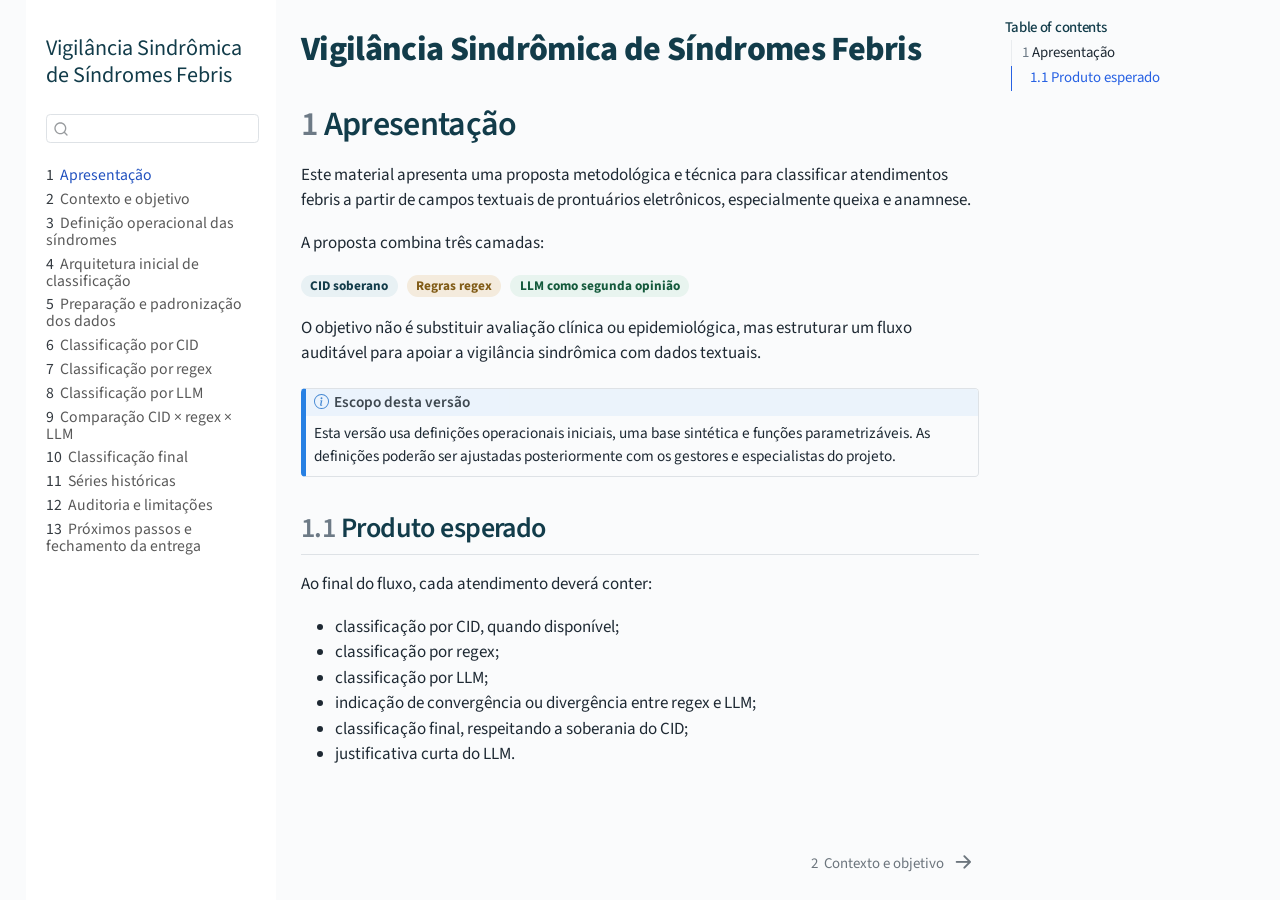
<file: _book/index.html>
<!DOCTYPE html>
<html xmlns="http://www.w3.org/1999/xhtml" lang="en" xml:lang="en"><head>

<meta charset="utf-8">
<meta name="generator" content="quarto-1.8.26">

<meta name="viewport" content="width=device-width, initial-scale=1.0, user-scalable=yes">


<title>Vigilância Sindrômica de Síndromes Febris</title>
<style>
code{white-space: pre-wrap;}
span.smallcaps{font-variant: small-caps;}
div.columns{display: flex; gap: min(4vw, 1.5em);}
div.column{flex: auto; overflow-x: auto;}
div.hanging-indent{margin-left: 1.5em; text-indent: -1.5em;}
ul.task-list{list-style: none;}
ul.task-list li input[type="checkbox"] {
  width: 0.8em;
  margin: 0 0.8em 0.2em -1em; /* quarto-specific, see https://github.com/quarto-dev/quarto-cli/issues/4556 */ 
  vertical-align: middle;
}
</style>


<script src="site_libs/quarto-nav/quarto-nav.js"></script>
<script src="site_libs/quarto-nav/headroom.min.js"></script>
<script src="site_libs/clipboard/clipboard.min.js"></script>
<script src="site_libs/quarto-search/autocomplete.umd.js"></script>
<script src="site_libs/quarto-search/fuse.min.js"></script>
<script src="site_libs/quarto-search/quarto-search.js"></script>
<meta name="quarto:offset" content="./">
<link href="./01-contexto.html" rel="next">
<script src="site_libs/quarto-html/quarto.js" type="module"></script>
<script src="site_libs/quarto-html/tabsets/tabsets.js" type="module"></script>
<script src="site_libs/quarto-html/axe/axe-check.js" type="module"></script>
<script src="site_libs/quarto-html/popper.min.js"></script>
<script src="site_libs/quarto-html/tippy.umd.min.js"></script>
<script src="site_libs/quarto-html/anchor.min.js"></script>
<link href="site_libs/quarto-html/tippy.css" rel="stylesheet">
<link href="site_libs/quarto-html/quarto-syntax-highlighting-587c61ba64f3a5504c4d52d930310e48.css" rel="stylesheet" id="quarto-text-highlighting-styles">
<script src="site_libs/bootstrap/bootstrap.min.js"></script>
<link href="site_libs/bootstrap/bootstrap-icons.css" rel="stylesheet">
<link href="site_libs/bootstrap/bootstrap-0e03cfb9dbb0624f7d4637f4d44cdad8.min.css" rel="stylesheet" append-hash="true" id="quarto-bootstrap" data-mode="light">
<script id="quarto-search-options" type="application/json">{
  "location": "sidebar",
  "copy-button": false,
  "collapse-after": 3,
  "panel-placement": "start",
  "type": "textbox",
  "limit": 50,
  "keyboard-shortcut": [
    "f",
    "/",
    "s"
  ],
  "show-item-context": false,
  "language": {
    "search-no-results-text": "No results",
    "search-matching-documents-text": "matching documents",
    "search-copy-link-title": "Copy link to search",
    "search-hide-matches-text": "Hide additional matches",
    "search-more-match-text": "more match in this document",
    "search-more-matches-text": "more matches in this document",
    "search-clear-button-title": "Clear",
    "search-text-placeholder": "",
    "search-detached-cancel-button-title": "Cancel",
    "search-submit-button-title": "Submit",
    "search-label": "Search"
  }
}</script>


<link rel="stylesheet" href="assets/styles.css">
</head>

<body class="nav-sidebar floating quarto-light">

<div id="quarto-search-results"></div>
  <header id="quarto-header" class="headroom fixed-top">
  <nav class="quarto-secondary-nav">
    <div class="container-fluid d-flex">
      <button type="button" class="quarto-btn-toggle btn" data-bs-toggle="collapse" role="button" data-bs-target=".quarto-sidebar-collapse-item" aria-controls="quarto-sidebar" aria-expanded="false" aria-label="Toggle sidebar navigation" onclick="if (window.quartoToggleHeadroom) { window.quartoToggleHeadroom(); }">
        <i class="bi bi-layout-text-sidebar-reverse"></i>
      </button>
        <nav class="quarto-page-breadcrumbs" aria-label="breadcrumb"><ol class="breadcrumb"><li class="breadcrumb-item"><a href="./index.html"><span class="chapter-number">1</span>&nbsp; <span class="chapter-title">Apresentação</span></a></li></ol></nav>
        <a class="flex-grow-1" role="navigation" data-bs-toggle="collapse" data-bs-target=".quarto-sidebar-collapse-item" aria-controls="quarto-sidebar" aria-expanded="false" aria-label="Toggle sidebar navigation" onclick="if (window.quartoToggleHeadroom) { window.quartoToggleHeadroom(); }">      
        </a>
      <button type="button" class="btn quarto-search-button" aria-label="Search" onclick="window.quartoOpenSearch();">
        <i class="bi bi-search"></i>
      </button>
    </div>
  </nav>
</header>
<!-- content -->
<div id="quarto-content" class="quarto-container page-columns page-rows-contents page-layout-article">
<!-- sidebar -->
  <nav id="quarto-sidebar" class="sidebar collapse collapse-horizontal quarto-sidebar-collapse-item sidebar-navigation floating overflow-auto">
    <div class="pt-lg-2 mt-2 text-left sidebar-header">
    <div class="sidebar-title mb-0 py-0">
      <a href="./">Vigilância Sindrômica de Síndromes Febris</a> 
    </div>
      </div>
        <div class="mt-2 flex-shrink-0 align-items-center">
        <div class="sidebar-search">
        <div id="quarto-search" class="" title="Search"></div>
        </div>
        </div>
    <div class="sidebar-menu-container"> 
    <ul class="list-unstyled mt-1">
        <li class="sidebar-item">
  <div class="sidebar-item-container"> 
  <a href="./index.html" class="sidebar-item-text sidebar-link active">
 <span class="menu-text"><span class="chapter-number">1</span>&nbsp; <span class="chapter-title">Apresentação</span></span></a>
  </div>
</li>
        <li class="sidebar-item">
  <div class="sidebar-item-container"> 
  <a href="./01-contexto.html" class="sidebar-item-text sidebar-link">
 <span class="menu-text"><span class="chapter-number">2</span>&nbsp; <span class="chapter-title">Contexto e objetivo</span></span></a>
  </div>
</li>
        <li class="sidebar-item">
  <div class="sidebar-item-container"> 
  <a href="./02-definicao-sindromes.html" class="sidebar-item-text sidebar-link">
 <span class="menu-text"><span class="chapter-number">3</span>&nbsp; <span class="chapter-title">Definição operacional das síndromes</span></span></a>
  </div>
</li>
        <li class="sidebar-item">
  <div class="sidebar-item-container"> 
  <a href="./03-arquitetura-classificacao.html" class="sidebar-item-text sidebar-link">
 <span class="menu-text"><span class="chapter-number">4</span>&nbsp; <span class="chapter-title">Arquitetura inicial de classificação</span></span></a>
  </div>
</li>
        <li class="sidebar-item">
  <div class="sidebar-item-container"> 
  <a href="./04-preparacao-dados.html" class="sidebar-item-text sidebar-link">
 <span class="menu-text"><span class="chapter-number">5</span>&nbsp; <span class="chapter-title">Preparação e padronização dos dados</span></span></a>
  </div>
</li>
        <li class="sidebar-item">
  <div class="sidebar-item-container"> 
  <a href="./05-classificacao-cid.html" class="sidebar-item-text sidebar-link">
 <span class="menu-text"><span class="chapter-number">6</span>&nbsp; <span class="chapter-title">Classificação por CID</span></span></a>
  </div>
</li>
        <li class="sidebar-item">
  <div class="sidebar-item-container"> 
  <a href="./06-classificacao-regex.html" class="sidebar-item-text sidebar-link">
 <span class="menu-text"><span class="chapter-number">7</span>&nbsp; <span class="chapter-title">Classificação por regex</span></span></a>
  </div>
</li>
        <li class="sidebar-item">
  <div class="sidebar-item-container"> 
  <a href="./07-classificacao-llm.html" class="sidebar-item-text sidebar-link">
 <span class="menu-text"><span class="chapter-number">8</span>&nbsp; <span class="chapter-title">Classificação por LLM</span></span></a>
  </div>
</li>
        <li class="sidebar-item">
  <div class="sidebar-item-container"> 
  <a href="./08-comparacao-cid-regex-llm.html" class="sidebar-item-text sidebar-link">
 <span class="menu-text"><span class="chapter-number">9</span>&nbsp; <span class="chapter-title">Comparação CID × regex × LLM</span></span></a>
  </div>
</li>
        <li class="sidebar-item">
  <div class="sidebar-item-container"> 
  <a href="./09-classificacao-final.html" class="sidebar-item-text sidebar-link">
 <span class="menu-text"><span class="chapter-number">10</span>&nbsp; <span class="chapter-title">Classificação final</span></span></a>
  </div>
</li>
        <li class="sidebar-item">
  <div class="sidebar-item-container"> 
  <a href="./10-series-historicas.html" class="sidebar-item-text sidebar-link">
 <span class="menu-text"><span class="chapter-number">11</span>&nbsp; <span class="chapter-title">Séries históricas</span></span></a>
  </div>
</li>
        <li class="sidebar-item">
  <div class="sidebar-item-container"> 
  <a href="./11-auditoria-limitacoes.html" class="sidebar-item-text sidebar-link">
 <span class="menu-text"><span class="chapter-number">12</span>&nbsp; <span class="chapter-title">Auditoria e limitações</span></span></a>
  </div>
</li>
        <li class="sidebar-item">
  <div class="sidebar-item-container"> 
  <a href="./12-proximos-passos-produto.html" class="sidebar-item-text sidebar-link">
 <span class="menu-text"><span class="chapter-number">13</span>&nbsp; <span class="chapter-title">Próximos passos e fechamento da entrega</span></span></a>
  </div>
</li>
    </ul>
    </div>
</nav>
<div id="quarto-sidebar-glass" class="quarto-sidebar-collapse-item" data-bs-toggle="collapse" data-bs-target=".quarto-sidebar-collapse-item"></div>
<!-- margin-sidebar -->
    <div id="quarto-margin-sidebar" class="sidebar margin-sidebar">
        <nav id="TOC" role="doc-toc" class="toc-active">
    <h2 id="toc-title">Table of contents</h2>
   
  <ul>
  <li><a href="#apresentação" id="toc-apresentação" class="nav-link active" data-scroll-target="#apresentação"><span class="header-section-number">1</span> Apresentação</a>
  <ul class="collapse">
  <li><a href="#produto-esperado" id="toc-produto-esperado" class="nav-link" data-scroll-target="#produto-esperado"><span class="header-section-number">1.1</span> Produto esperado</a></li>
  </ul></li>
  </ul>
</nav>
    </div>
<!-- main -->
<main class="content" id="quarto-document-content">

<header id="title-block-header" class="quarto-title-block default">
<div class="quarto-title">
<h1 class="title">Vigilância Sindrômica de Síndromes Febris</h1>
</div>



<div class="quarto-title-meta">

    
  
    
  </div>
  


</header>


<section id="apresentação" class="level1" data-number="1">
<h1 data-number="1"><span class="header-section-number">1</span> Apresentação</h1>
<p>Este material apresenta uma proposta metodológica e técnica para classificar atendimentos febris a partir de campos textuais de prontuários eletrônicos, especialmente queixa e anamnese.</p>
<p>A proposta combina três camadas:</p>
<p><span class="badge badge-cid">CID soberano</span> <span class="badge badge-regex">Regras regex</span> <span class="badge badge-llm">LLM como segunda opinião</span></p>
<p>O objetivo não é substituir avaliação clínica ou epidemiológica, mas estruturar um fluxo auditável para apoiar a vigilância sindrômica com dados textuais.</p>
<div class="callout callout-style-default callout-note callout-titled">
<div class="callout-header d-flex align-content-center">
<div class="callout-icon-container">
<i class="callout-icon"></i>
</div>
<div class="callout-title-container flex-fill">
<span class="screen-reader-only">Note</span>Escopo desta versão
</div>
</div>
<div class="callout-body-container callout-body">
<p>Esta versão usa definições operacionais iniciais, uma base sintética e funções parametrizáveis. As definições poderão ser ajustadas posteriormente com os gestores e especialistas do projeto.</p>
</div>
</div>
<section id="produto-esperado" class="level2" data-number="1.1">
<h2 data-number="1.1" class="anchored" data-anchor-id="produto-esperado"><span class="header-section-number">1.1</span> Produto esperado</h2>
<p>Ao final do fluxo, cada atendimento deverá conter:</p>
<ul>
<li>classificação por CID, quando disponível;</li>
<li>classificação por regex;</li>
<li>classificação por LLM;</li>
<li>indicação de convergência ou divergência entre regex e LLM;</li>
<li>classificação final, respeitando a soberania do CID;</li>
<li>justificativa curta do LLM.</li>
</ul>


</section>
</section>

</main> <!-- /main -->
<script id="quarto-html-after-body" type="application/javascript">
  window.document.addEventListener("DOMContentLoaded", function (event) {
    const icon = "";
    const anchorJS = new window.AnchorJS();
    anchorJS.options = {
      placement: 'right',
      icon: icon
    };
    anchorJS.add('.anchored');
    const isCodeAnnotation = (el) => {
      for (const clz of el.classList) {
        if (clz.startsWith('code-annotation-')) {                     
          return true;
        }
      }
      return false;
    }
    const onCopySuccess = function(e) {
      // button target
      const button = e.trigger;
      // don't keep focus
      button.blur();
      // flash "checked"
      button.classList.add('code-copy-button-checked');
      var currentTitle = button.getAttribute("title");
      button.setAttribute("title", "Copied!");
      let tooltip;
      if (window.bootstrap) {
        button.setAttribute("data-bs-toggle", "tooltip");
        button.setAttribute("data-bs-placement", "left");
        button.setAttribute("data-bs-title", "Copied!");
        tooltip = new bootstrap.Tooltip(button, 
          { trigger: "manual", 
            customClass: "code-copy-button-tooltip",
            offset: [0, -8]});
        tooltip.show();    
      }
      setTimeout(function() {
        if (tooltip) {
          tooltip.hide();
          button.removeAttribute("data-bs-title");
          button.removeAttribute("data-bs-toggle");
          button.removeAttribute("data-bs-placement");
        }
        button.setAttribute("title", currentTitle);
        button.classList.remove('code-copy-button-checked');
      }, 1000);
      // clear code selection
      e.clearSelection();
    }
    const getTextToCopy = function(trigger) {
      const outerScaffold = trigger.parentElement.cloneNode(true);
      const codeEl = outerScaffold.querySelector('code');
      for (const childEl of codeEl.children) {
        if (isCodeAnnotation(childEl)) {
          childEl.remove();
        }
      }
      return codeEl.innerText;
    }
    const clipboard = new window.ClipboardJS('.code-copy-button:not([data-in-quarto-modal])', {
      text: getTextToCopy
    });
    clipboard.on('success', onCopySuccess);
    if (window.document.getElementById('quarto-embedded-source-code-modal')) {
      const clipboardModal = new window.ClipboardJS('.code-copy-button[data-in-quarto-modal]', {
        text: getTextToCopy,
        container: window.document.getElementById('quarto-embedded-source-code-modal')
      });
      clipboardModal.on('success', onCopySuccess);
    }
      var localhostRegex = new RegExp(/^(?:http|https):\/\/localhost\:?[0-9]*\//);
      var mailtoRegex = new RegExp(/^mailto:/);
        var filterRegex = new RegExp('/' + window.location.host + '/');
      var isInternal = (href) => {
          return filterRegex.test(href) || localhostRegex.test(href) || mailtoRegex.test(href);
      }
      // Inspect non-navigation links and adorn them if external
     var links = window.document.querySelectorAll('a[href]:not(.nav-link):not(.navbar-brand):not(.toc-action):not(.sidebar-link):not(.sidebar-item-toggle):not(.pagination-link):not(.no-external):not([aria-hidden]):not(.dropdown-item):not(.quarto-navigation-tool):not(.about-link)');
      for (var i=0; i<links.length; i++) {
        const link = links[i];
        if (!isInternal(link.href)) {
          // undo the damage that might have been done by quarto-nav.js in the case of
          // links that we want to consider external
          if (link.dataset.originalHref !== undefined) {
            link.href = link.dataset.originalHref;
          }
        }
      }
    function tippyHover(el, contentFn, onTriggerFn, onUntriggerFn) {
      const config = {
        allowHTML: true,
        maxWidth: 500,
        delay: 100,
        arrow: false,
        appendTo: function(el) {
            return el.parentElement;
        },
        interactive: true,
        interactiveBorder: 10,
        theme: 'quarto',
        placement: 'bottom-start',
      };
      if (contentFn) {
        config.content = contentFn;
      }
      if (onTriggerFn) {
        config.onTrigger = onTriggerFn;
      }
      if (onUntriggerFn) {
        config.onUntrigger = onUntriggerFn;
      }
      window.tippy(el, config); 
    }
    const noterefs = window.document.querySelectorAll('a[role="doc-noteref"]');
    for (var i=0; i<noterefs.length; i++) {
      const ref = noterefs[i];
      tippyHover(ref, function() {
        // use id or data attribute instead here
        let href = ref.getAttribute('data-footnote-href') || ref.getAttribute('href');
        try { href = new URL(href).hash; } catch {}
        const id = href.replace(/^#\/?/, "");
        const note = window.document.getElementById(id);
        if (note) {
          return note.innerHTML;
        } else {
          return "";
        }
      });
    }
    const xrefs = window.document.querySelectorAll('a.quarto-xref');
    const processXRef = (id, note) => {
      // Strip column container classes
      const stripColumnClz = (el) => {
        el.classList.remove("page-full", "page-columns");
        if (el.children) {
          for (const child of el.children) {
            stripColumnClz(child);
          }
        }
      }
      stripColumnClz(note)
      if (id === null || id.startsWith('sec-')) {
        // Special case sections, only their first couple elements
        const container = document.createElement("div");
        if (note.children && note.children.length > 2) {
          container.appendChild(note.children[0].cloneNode(true));
          for (let i = 1; i < note.children.length; i++) {
            const child = note.children[i];
            if (child.tagName === "P" && child.innerText === "") {
              continue;
            } else {
              container.appendChild(child.cloneNode(true));
              break;
            }
          }
          if (window.Quarto?.typesetMath) {
            window.Quarto.typesetMath(container);
          }
          return container.innerHTML
        } else {
          if (window.Quarto?.typesetMath) {
            window.Quarto.typesetMath(note);
          }
          return note.innerHTML;
        }
      } else {
        // Remove any anchor links if they are present
        const anchorLink = note.querySelector('a.anchorjs-link');
        if (anchorLink) {
          anchorLink.remove();
        }
        if (window.Quarto?.typesetMath) {
          window.Quarto.typesetMath(note);
        }
        if (note.classList.contains("callout")) {
          return note.outerHTML;
        } else {
          return note.innerHTML;
        }
      }
    }
    for (var i=0; i<xrefs.length; i++) {
      const xref = xrefs[i];
      tippyHover(xref, undefined, function(instance) {
        instance.disable();
        let url = xref.getAttribute('href');
        let hash = undefined; 
        if (url.startsWith('#')) {
          hash = url;
        } else {
          try { hash = new URL(url).hash; } catch {}
        }
        if (hash) {
          const id = hash.replace(/^#\/?/, "");
          const note = window.document.getElementById(id);
          if (note !== null) {
            try {
              const html = processXRef(id, note.cloneNode(true));
              instance.setContent(html);
            } finally {
              instance.enable();
              instance.show();
            }
          } else {
            // See if we can fetch this
            fetch(url.split('#')[0])
            .then(res => res.text())
            .then(html => {
              const parser = new DOMParser();
              const htmlDoc = parser.parseFromString(html, "text/html");
              const note = htmlDoc.getElementById(id);
              if (note !== null) {
                const html = processXRef(id, note);
                instance.setContent(html);
              } 
            }).finally(() => {
              instance.enable();
              instance.show();
            });
          }
        } else {
          // See if we can fetch a full url (with no hash to target)
          // This is a special case and we should probably do some content thinning / targeting
          fetch(url)
          .then(res => res.text())
          .then(html => {
            const parser = new DOMParser();
            const htmlDoc = parser.parseFromString(html, "text/html");
            const note = htmlDoc.querySelector('main.content');
            if (note !== null) {
              // This should only happen for chapter cross references
              // (since there is no id in the URL)
              // remove the first header
              if (note.children.length > 0 && note.children[0].tagName === "HEADER") {
                note.children[0].remove();
              }
              const html = processXRef(null, note);
              instance.setContent(html);
            } 
          }).finally(() => {
            instance.enable();
            instance.show();
          });
        }
      }, function(instance) {
      });
    }
        let selectedAnnoteEl;
        const selectorForAnnotation = ( cell, annotation) => {
          let cellAttr = 'data-code-cell="' + cell + '"';
          let lineAttr = 'data-code-annotation="' +  annotation + '"';
          const selector = 'span[' + cellAttr + '][' + lineAttr + ']';
          return selector;
        }
        const selectCodeLines = (annoteEl) => {
          const doc = window.document;
          const targetCell = annoteEl.getAttribute("data-target-cell");
          const targetAnnotation = annoteEl.getAttribute("data-target-annotation");
          const annoteSpan = window.document.querySelector(selectorForAnnotation(targetCell, targetAnnotation));
          const lines = annoteSpan.getAttribute("data-code-lines").split(",");
          const lineIds = lines.map((line) => {
            return targetCell + "-" + line;
          })
          let top = null;
          let height = null;
          let parent = null;
          if (lineIds.length > 0) {
              //compute the position of the single el (top and bottom and make a div)
              const el = window.document.getElementById(lineIds[0]);
              top = el.offsetTop;
              height = el.offsetHeight;
              parent = el.parentElement.parentElement;
            if (lineIds.length > 1) {
              const lastEl = window.document.getElementById(lineIds[lineIds.length - 1]);
              const bottom = lastEl.offsetTop + lastEl.offsetHeight;
              height = bottom - top;
            }
            if (top !== null && height !== null && parent !== null) {
              // cook up a div (if necessary) and position it 
              let div = window.document.getElementById("code-annotation-line-highlight");
              if (div === null) {
                div = window.document.createElement("div");
                div.setAttribute("id", "code-annotation-line-highlight");
                div.style.position = 'absolute';
                parent.appendChild(div);
              }
              div.style.top = top - 2 + "px";
              div.style.height = height + 4 + "px";
              div.style.left = 0;
              let gutterDiv = window.document.getElementById("code-annotation-line-highlight-gutter");
              if (gutterDiv === null) {
                gutterDiv = window.document.createElement("div");
                gutterDiv.setAttribute("id", "code-annotation-line-highlight-gutter");
                gutterDiv.style.position = 'absolute';
                const codeCell = window.document.getElementById(targetCell);
                const gutter = codeCell.querySelector('.code-annotation-gutter');
                gutter.appendChild(gutterDiv);
              }
              gutterDiv.style.top = top - 2 + "px";
              gutterDiv.style.height = height + 4 + "px";
            }
            selectedAnnoteEl = annoteEl;
          }
        };
        const unselectCodeLines = () => {
          const elementsIds = ["code-annotation-line-highlight", "code-annotation-line-highlight-gutter"];
          elementsIds.forEach((elId) => {
            const div = window.document.getElementById(elId);
            if (div) {
              div.remove();
            }
          });
          selectedAnnoteEl = undefined;
        };
          // Handle positioning of the toggle
      window.addEventListener(
        "resize",
        throttle(() => {
          elRect = undefined;
          if (selectedAnnoteEl) {
            selectCodeLines(selectedAnnoteEl);
          }
        }, 10)
      );
      function throttle(fn, ms) {
      let throttle = false;
      let timer;
        return (...args) => {
          if(!throttle) { // first call gets through
              fn.apply(this, args);
              throttle = true;
          } else { // all the others get throttled
              if(timer) clearTimeout(timer); // cancel #2
              timer = setTimeout(() => {
                fn.apply(this, args);
                timer = throttle = false;
              }, ms);
          }
        };
      }
        // Attach click handler to the DT
        const annoteDls = window.document.querySelectorAll('dt[data-target-cell]');
        for (const annoteDlNode of annoteDls) {
          annoteDlNode.addEventListener('click', (event) => {
            const clickedEl = event.target;
            if (clickedEl !== selectedAnnoteEl) {
              unselectCodeLines();
              const activeEl = window.document.querySelector('dt[data-target-cell].code-annotation-active');
              if (activeEl) {
                activeEl.classList.remove('code-annotation-active');
              }
              selectCodeLines(clickedEl);
              clickedEl.classList.add('code-annotation-active');
            } else {
              // Unselect the line
              unselectCodeLines();
              clickedEl.classList.remove('code-annotation-active');
            }
          });
        }
    const findCites = (el) => {
      const parentEl = el.parentElement;
      if (parentEl) {
        const cites = parentEl.dataset.cites;
        if (cites) {
          return {
            el,
            cites: cites.split(' ')
          };
        } else {
          return findCites(el.parentElement)
        }
      } else {
        return undefined;
      }
    };
    var bibliorefs = window.document.querySelectorAll('a[role="doc-biblioref"]');
    for (var i=0; i<bibliorefs.length; i++) {
      const ref = bibliorefs[i];
      const citeInfo = findCites(ref);
      if (citeInfo) {
        tippyHover(citeInfo.el, function() {
          var popup = window.document.createElement('div');
          citeInfo.cites.forEach(function(cite) {
            var citeDiv = window.document.createElement('div');
            citeDiv.classList.add('hanging-indent');
            citeDiv.classList.add('csl-entry');
            var biblioDiv = window.document.getElementById('ref-' + cite);
            if (biblioDiv) {
              citeDiv.innerHTML = biblioDiv.innerHTML;
            }
            popup.appendChild(citeDiv);
          });
          return popup.innerHTML;
        });
      }
    }
  });
  </script>
<nav class="page-navigation">
  <div class="nav-page nav-page-previous">
  </div>
  <div class="nav-page nav-page-next">
      <a href="./01-contexto.html" class="pagination-link" aria-label="Contexto e objetivo">
        <span class="nav-page-text"><span class="chapter-number">2</span>&nbsp; <span class="chapter-title">Contexto e objetivo</span></span> <i class="bi bi-arrow-right-short"></i>
      </a>
  </div>
</nav>
</div> <!-- /content -->




</body></html>
</file>
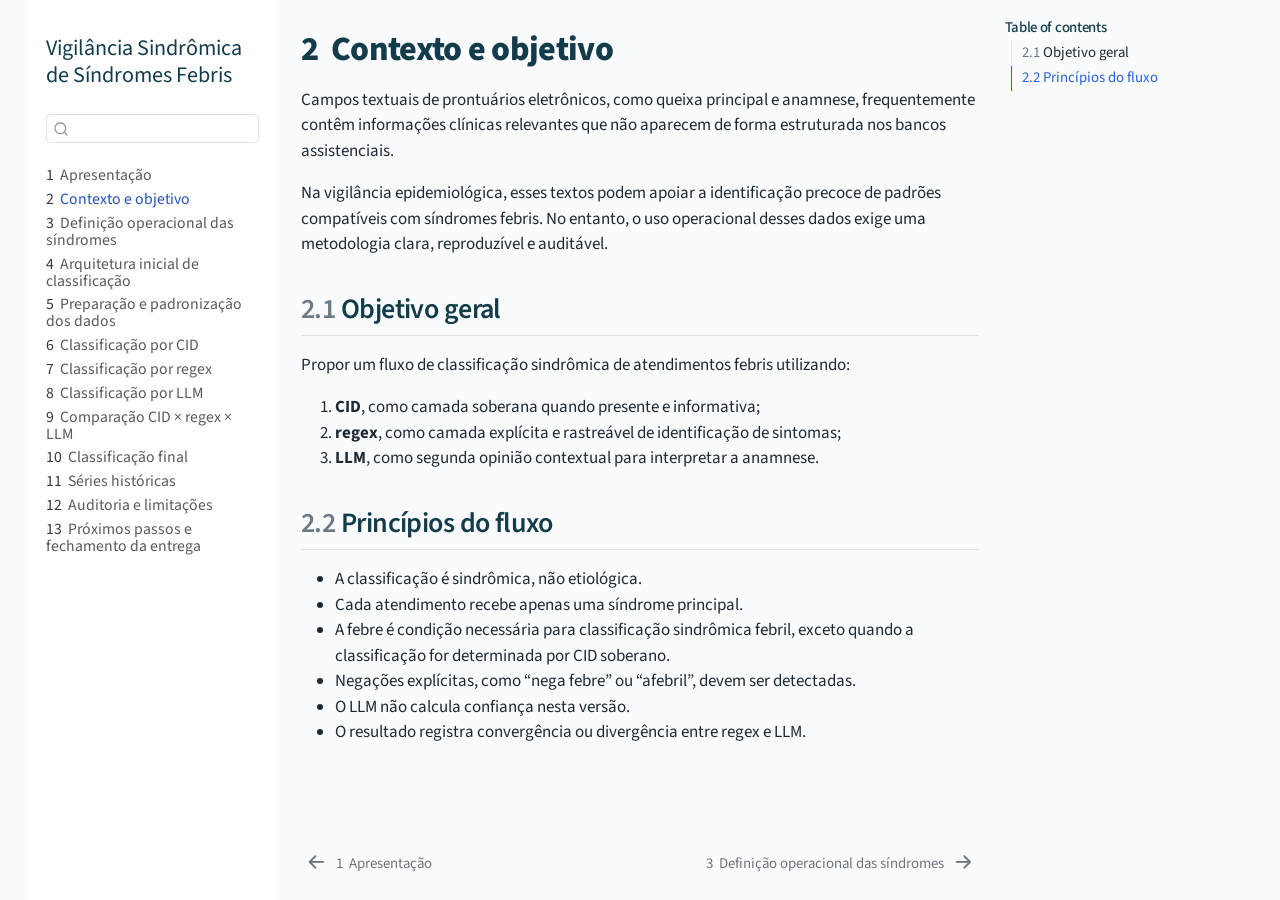
<file: _book/01-contexto.html>
<!DOCTYPE html>
<html xmlns="http://www.w3.org/1999/xhtml" lang="en" xml:lang="en"><head>

<meta charset="utf-8">
<meta name="generator" content="quarto-1.8.26">

<meta name="viewport" content="width=device-width, initial-scale=1.0, user-scalable=yes">


<title>2&nbsp; Contexto e objetivo – Vigilância Sindrômica de Síndromes Febris</title>
<style>
code{white-space: pre-wrap;}
span.smallcaps{font-variant: small-caps;}
div.columns{display: flex; gap: min(4vw, 1.5em);}
div.column{flex: auto; overflow-x: auto;}
div.hanging-indent{margin-left: 1.5em; text-indent: -1.5em;}
ul.task-list{list-style: none;}
ul.task-list li input[type="checkbox"] {
  width: 0.8em;
  margin: 0 0.8em 0.2em -1em; /* quarto-specific, see https://github.com/quarto-dev/quarto-cli/issues/4556 */ 
  vertical-align: middle;
}
</style>


<script src="site_libs/quarto-nav/quarto-nav.js"></script>
<script src="site_libs/quarto-nav/headroom.min.js"></script>
<script src="site_libs/clipboard/clipboard.min.js"></script>
<script src="site_libs/quarto-search/autocomplete.umd.js"></script>
<script src="site_libs/quarto-search/fuse.min.js"></script>
<script src="site_libs/quarto-search/quarto-search.js"></script>
<meta name="quarto:offset" content="./">
<link href="./02-definicao-sindromes.html" rel="next">
<link href="./index.html" rel="prev">
<script src="site_libs/quarto-html/quarto.js" type="module"></script>
<script src="site_libs/quarto-html/tabsets/tabsets.js" type="module"></script>
<script src="site_libs/quarto-html/axe/axe-check.js" type="module"></script>
<script src="site_libs/quarto-html/popper.min.js"></script>
<script src="site_libs/quarto-html/tippy.umd.min.js"></script>
<script src="site_libs/quarto-html/anchor.min.js"></script>
<link href="site_libs/quarto-html/tippy.css" rel="stylesheet">
<link href="site_libs/quarto-html/quarto-syntax-highlighting-587c61ba64f3a5504c4d52d930310e48.css" rel="stylesheet" id="quarto-text-highlighting-styles">
<script src="site_libs/bootstrap/bootstrap.min.js"></script>
<link href="site_libs/bootstrap/bootstrap-icons.css" rel="stylesheet">
<link href="site_libs/bootstrap/bootstrap-0e03cfb9dbb0624f7d4637f4d44cdad8.min.css" rel="stylesheet" append-hash="true" id="quarto-bootstrap" data-mode="light">
<script id="quarto-search-options" type="application/json">{
  "location": "sidebar",
  "copy-button": false,
  "collapse-after": 3,
  "panel-placement": "start",
  "type": "textbox",
  "limit": 50,
  "keyboard-shortcut": [
    "f",
    "/",
    "s"
  ],
  "show-item-context": false,
  "language": {
    "search-no-results-text": "No results",
    "search-matching-documents-text": "matching documents",
    "search-copy-link-title": "Copy link to search",
    "search-hide-matches-text": "Hide additional matches",
    "search-more-match-text": "more match in this document",
    "search-more-matches-text": "more matches in this document",
    "search-clear-button-title": "Clear",
    "search-text-placeholder": "",
    "search-detached-cancel-button-title": "Cancel",
    "search-submit-button-title": "Submit",
    "search-label": "Search"
  }
}</script>


<link rel="stylesheet" href="assets/styles.css">
</head>

<body class="nav-sidebar floating quarto-light">

<div id="quarto-search-results"></div>
  <header id="quarto-header" class="headroom fixed-top">
  <nav class="quarto-secondary-nav">
    <div class="container-fluid d-flex">
      <button type="button" class="quarto-btn-toggle btn" data-bs-toggle="collapse" role="button" data-bs-target=".quarto-sidebar-collapse-item" aria-controls="quarto-sidebar" aria-expanded="false" aria-label="Toggle sidebar navigation" onclick="if (window.quartoToggleHeadroom) { window.quartoToggleHeadroom(); }">
        <i class="bi bi-layout-text-sidebar-reverse"></i>
      </button>
        <nav class="quarto-page-breadcrumbs" aria-label="breadcrumb"><ol class="breadcrumb"><li class="breadcrumb-item"><a href="./01-contexto.html"><span class="chapter-number">2</span>&nbsp; <span class="chapter-title">Contexto e objetivo</span></a></li></ol></nav>
        <a class="flex-grow-1" role="navigation" data-bs-toggle="collapse" data-bs-target=".quarto-sidebar-collapse-item" aria-controls="quarto-sidebar" aria-expanded="false" aria-label="Toggle sidebar navigation" onclick="if (window.quartoToggleHeadroom) { window.quartoToggleHeadroom(); }">      
        </a>
      <button type="button" class="btn quarto-search-button" aria-label="Search" onclick="window.quartoOpenSearch();">
        <i class="bi bi-search"></i>
      </button>
    </div>
  </nav>
</header>
<!-- content -->
<div id="quarto-content" class="quarto-container page-columns page-rows-contents page-layout-article">
<!-- sidebar -->
  <nav id="quarto-sidebar" class="sidebar collapse collapse-horizontal quarto-sidebar-collapse-item sidebar-navigation floating overflow-auto">
    <div class="pt-lg-2 mt-2 text-left sidebar-header">
    <div class="sidebar-title mb-0 py-0">
      <a href="./">Vigilância Sindrômica de Síndromes Febris</a> 
    </div>
      </div>
        <div class="mt-2 flex-shrink-0 align-items-center">
        <div class="sidebar-search">
        <div id="quarto-search" class="" title="Search"></div>
        </div>
        </div>
    <div class="sidebar-menu-container"> 
    <ul class="list-unstyled mt-1">
        <li class="sidebar-item">
  <div class="sidebar-item-container"> 
  <a href="./index.html" class="sidebar-item-text sidebar-link">
 <span class="menu-text"><span class="chapter-number">1</span>&nbsp; <span class="chapter-title">Apresentação</span></span></a>
  </div>
</li>
        <li class="sidebar-item">
  <div class="sidebar-item-container"> 
  <a href="./01-contexto.html" class="sidebar-item-text sidebar-link active">
 <span class="menu-text"><span class="chapter-number">2</span>&nbsp; <span class="chapter-title">Contexto e objetivo</span></span></a>
  </div>
</li>
        <li class="sidebar-item">
  <div class="sidebar-item-container"> 
  <a href="./02-definicao-sindromes.html" class="sidebar-item-text sidebar-link">
 <span class="menu-text"><span class="chapter-number">3</span>&nbsp; <span class="chapter-title">Definição operacional das síndromes</span></span></a>
  </div>
</li>
        <li class="sidebar-item">
  <div class="sidebar-item-container"> 
  <a href="./03-arquitetura-classificacao.html" class="sidebar-item-text sidebar-link">
 <span class="menu-text"><span class="chapter-number">4</span>&nbsp; <span class="chapter-title">Arquitetura inicial de classificação</span></span></a>
  </div>
</li>
        <li class="sidebar-item">
  <div class="sidebar-item-container"> 
  <a href="./04-preparacao-dados.html" class="sidebar-item-text sidebar-link">
 <span class="menu-text"><span class="chapter-number">5</span>&nbsp; <span class="chapter-title">Preparação e padronização dos dados</span></span></a>
  </div>
</li>
        <li class="sidebar-item">
  <div class="sidebar-item-container"> 
  <a href="./05-classificacao-cid.html" class="sidebar-item-text sidebar-link">
 <span class="menu-text"><span class="chapter-number">6</span>&nbsp; <span class="chapter-title">Classificação por CID</span></span></a>
  </div>
</li>
        <li class="sidebar-item">
  <div class="sidebar-item-container"> 
  <a href="./06-classificacao-regex.html" class="sidebar-item-text sidebar-link">
 <span class="menu-text"><span class="chapter-number">7</span>&nbsp; <span class="chapter-title">Classificação por regex</span></span></a>
  </div>
</li>
        <li class="sidebar-item">
  <div class="sidebar-item-container"> 
  <a href="./07-classificacao-llm.html" class="sidebar-item-text sidebar-link">
 <span class="menu-text"><span class="chapter-number">8</span>&nbsp; <span class="chapter-title">Classificação por LLM</span></span></a>
  </div>
</li>
        <li class="sidebar-item">
  <div class="sidebar-item-container"> 
  <a href="./08-comparacao-cid-regex-llm.html" class="sidebar-item-text sidebar-link">
 <span class="menu-text"><span class="chapter-number">9</span>&nbsp; <span class="chapter-title">Comparação CID × regex × LLM</span></span></a>
  </div>
</li>
        <li class="sidebar-item">
  <div class="sidebar-item-container"> 
  <a href="./09-classificacao-final.html" class="sidebar-item-text sidebar-link">
 <span class="menu-text"><span class="chapter-number">10</span>&nbsp; <span class="chapter-title">Classificação final</span></span></a>
  </div>
</li>
        <li class="sidebar-item">
  <div class="sidebar-item-container"> 
  <a href="./10-series-historicas.html" class="sidebar-item-text sidebar-link">
 <span class="menu-text"><span class="chapter-number">11</span>&nbsp; <span class="chapter-title">Séries históricas</span></span></a>
  </div>
</li>
        <li class="sidebar-item">
  <div class="sidebar-item-container"> 
  <a href="./11-auditoria-limitacoes.html" class="sidebar-item-text sidebar-link">
 <span class="menu-text"><span class="chapter-number">12</span>&nbsp; <span class="chapter-title">Auditoria e limitações</span></span></a>
  </div>
</li>
        <li class="sidebar-item">
  <div class="sidebar-item-container"> 
  <a href="./12-proximos-passos-produto.html" class="sidebar-item-text sidebar-link">
 <span class="menu-text"><span class="chapter-number">13</span>&nbsp; <span class="chapter-title">Próximos passos e fechamento da entrega</span></span></a>
  </div>
</li>
    </ul>
    </div>
</nav>
<div id="quarto-sidebar-glass" class="quarto-sidebar-collapse-item" data-bs-toggle="collapse" data-bs-target=".quarto-sidebar-collapse-item"></div>
<!-- margin-sidebar -->
    <div id="quarto-margin-sidebar" class="sidebar margin-sidebar">
        <nav id="TOC" role="doc-toc" class="toc-active">
    <h2 id="toc-title">Table of contents</h2>
   
  <ul>
  <li><a href="#objetivo-geral" id="toc-objetivo-geral" class="nav-link active" data-scroll-target="#objetivo-geral"><span class="header-section-number">2.1</span> Objetivo geral</a></li>
  <li><a href="#princípios-do-fluxo" id="toc-princípios-do-fluxo" class="nav-link" data-scroll-target="#princípios-do-fluxo"><span class="header-section-number">2.2</span> Princípios do fluxo</a></li>
  </ul>
</nav>
    </div>
<!-- main -->
<main class="content" id="quarto-document-content">

<header id="title-block-header" class="quarto-title-block default">
<div class="quarto-title">
<h1 class="title"><span class="chapter-number">2</span>&nbsp; <span class="chapter-title">Contexto e objetivo</span></h1>
</div>



<div class="quarto-title-meta">

    
  
    
  </div>
  


</header>


<p>Campos textuais de prontuários eletrônicos, como queixa principal e anamnese, frequentemente contêm informações clínicas relevantes que não aparecem de forma estruturada nos bancos assistenciais.</p>
<p>Na vigilância epidemiológica, esses textos podem apoiar a identificação precoce de padrões compatíveis com síndromes febris. No entanto, o uso operacional desses dados exige uma metodologia clara, reproduzível e auditável.</p>
<section id="objetivo-geral" class="level2" data-number="2.1">
<h2 data-number="2.1" class="anchored" data-anchor-id="objetivo-geral"><span class="header-section-number">2.1</span> Objetivo geral</h2>
<p>Propor um fluxo de classificação sindrômica de atendimentos febris utilizando:</p>
<ol type="1">
<li><strong>CID</strong>, como camada soberana quando presente e informativa;</li>
<li><strong>regex</strong>, como camada explícita e rastreável de identificação de sintomas;</li>
<li><strong>LLM</strong>, como segunda opinião contextual para interpretar a anamnese.</li>
</ol>
</section>
<section id="princípios-do-fluxo" class="level2" data-number="2.2">
<h2 data-number="2.2" class="anchored" data-anchor-id="princípios-do-fluxo"><span class="header-section-number">2.2</span> Princípios do fluxo</h2>
<ul>
<li>A classificação é sindrômica, não etiológica.</li>
<li>Cada atendimento recebe apenas uma síndrome principal.</li>
<li>A febre é condição necessária para classificação sindrômica febril, exceto quando a classificação for determinada por CID soberano.</li>
<li>Negações explícitas, como “nega febre” ou “afebril”, devem ser detectadas.</li>
<li>O LLM não calcula confiança nesta versão.</li>
<li>O resultado registra convergência ou divergência entre regex e LLM.</li>
</ul>


</section>

</main> <!-- /main -->
<script id="quarto-html-after-body" type="application/javascript">
  window.document.addEventListener("DOMContentLoaded", function (event) {
    const icon = "";
    const anchorJS = new window.AnchorJS();
    anchorJS.options = {
      placement: 'right',
      icon: icon
    };
    anchorJS.add('.anchored');
    const isCodeAnnotation = (el) => {
      for (const clz of el.classList) {
        if (clz.startsWith('code-annotation-')) {                     
          return true;
        }
      }
      return false;
    }
    const onCopySuccess = function(e) {
      // button target
      const button = e.trigger;
      // don't keep focus
      button.blur();
      // flash "checked"
      button.classList.add('code-copy-button-checked');
      var currentTitle = button.getAttribute("title");
      button.setAttribute("title", "Copied!");
      let tooltip;
      if (window.bootstrap) {
        button.setAttribute("data-bs-toggle", "tooltip");
        button.setAttribute("data-bs-placement", "left");
        button.setAttribute("data-bs-title", "Copied!");
        tooltip = new bootstrap.Tooltip(button, 
          { trigger: "manual", 
            customClass: "code-copy-button-tooltip",
            offset: [0, -8]});
        tooltip.show();    
      }
      setTimeout(function() {
        if (tooltip) {
          tooltip.hide();
          button.removeAttribute("data-bs-title");
          button.removeAttribute("data-bs-toggle");
          button.removeAttribute("data-bs-placement");
        }
        button.setAttribute("title", currentTitle);
        button.classList.remove('code-copy-button-checked');
      }, 1000);
      // clear code selection
      e.clearSelection();
    }
    const getTextToCopy = function(trigger) {
      const outerScaffold = trigger.parentElement.cloneNode(true);
      const codeEl = outerScaffold.querySelector('code');
      for (const childEl of codeEl.children) {
        if (isCodeAnnotation(childEl)) {
          childEl.remove();
        }
      }
      return codeEl.innerText;
    }
    const clipboard = new window.ClipboardJS('.code-copy-button:not([data-in-quarto-modal])', {
      text: getTextToCopy
    });
    clipboard.on('success', onCopySuccess);
    if (window.document.getElementById('quarto-embedded-source-code-modal')) {
      const clipboardModal = new window.ClipboardJS('.code-copy-button[data-in-quarto-modal]', {
        text: getTextToCopy,
        container: window.document.getElementById('quarto-embedded-source-code-modal')
      });
      clipboardModal.on('success', onCopySuccess);
    }
      var localhostRegex = new RegExp(/^(?:http|https):\/\/localhost\:?[0-9]*\//);
      var mailtoRegex = new RegExp(/^mailto:/);
        var filterRegex = new RegExp('/' + window.location.host + '/');
      var isInternal = (href) => {
          return filterRegex.test(href) || localhostRegex.test(href) || mailtoRegex.test(href);
      }
      // Inspect non-navigation links and adorn them if external
     var links = window.document.querySelectorAll('a[href]:not(.nav-link):not(.navbar-brand):not(.toc-action):not(.sidebar-link):not(.sidebar-item-toggle):not(.pagination-link):not(.no-external):not([aria-hidden]):not(.dropdown-item):not(.quarto-navigation-tool):not(.about-link)');
      for (var i=0; i<links.length; i++) {
        const link = links[i];
        if (!isInternal(link.href)) {
          // undo the damage that might have been done by quarto-nav.js in the case of
          // links that we want to consider external
          if (link.dataset.originalHref !== undefined) {
            link.href = link.dataset.originalHref;
          }
        }
      }
    function tippyHover(el, contentFn, onTriggerFn, onUntriggerFn) {
      const config = {
        allowHTML: true,
        maxWidth: 500,
        delay: 100,
        arrow: false,
        appendTo: function(el) {
            return el.parentElement;
        },
        interactive: true,
        interactiveBorder: 10,
        theme: 'quarto',
        placement: 'bottom-start',
      };
      if (contentFn) {
        config.content = contentFn;
      }
      if (onTriggerFn) {
        config.onTrigger = onTriggerFn;
      }
      if (onUntriggerFn) {
        config.onUntrigger = onUntriggerFn;
      }
      window.tippy(el, config); 
    }
    const noterefs = window.document.querySelectorAll('a[role="doc-noteref"]');
    for (var i=0; i<noterefs.length; i++) {
      const ref = noterefs[i];
      tippyHover(ref, function() {
        // use id or data attribute instead here
        let href = ref.getAttribute('data-footnote-href') || ref.getAttribute('href');
        try { href = new URL(href).hash; } catch {}
        const id = href.replace(/^#\/?/, "");
        const note = window.document.getElementById(id);
        if (note) {
          return note.innerHTML;
        } else {
          return "";
        }
      });
    }
    const xrefs = window.document.querySelectorAll('a.quarto-xref');
    const processXRef = (id, note) => {
      // Strip column container classes
      const stripColumnClz = (el) => {
        el.classList.remove("page-full", "page-columns");
        if (el.children) {
          for (const child of el.children) {
            stripColumnClz(child);
          }
        }
      }
      stripColumnClz(note)
      if (id === null || id.startsWith('sec-')) {
        // Special case sections, only their first couple elements
        const container = document.createElement("div");
        if (note.children && note.children.length > 2) {
          container.appendChild(note.children[0].cloneNode(true));
          for (let i = 1; i < note.children.length; i++) {
            const child = note.children[i];
            if (child.tagName === "P" && child.innerText === "") {
              continue;
            } else {
              container.appendChild(child.cloneNode(true));
              break;
            }
          }
          if (window.Quarto?.typesetMath) {
            window.Quarto.typesetMath(container);
          }
          return container.innerHTML
        } else {
          if (window.Quarto?.typesetMath) {
            window.Quarto.typesetMath(note);
          }
          return note.innerHTML;
        }
      } else {
        // Remove any anchor links if they are present
        const anchorLink = note.querySelector('a.anchorjs-link');
        if (anchorLink) {
          anchorLink.remove();
        }
        if (window.Quarto?.typesetMath) {
          window.Quarto.typesetMath(note);
        }
        if (note.classList.contains("callout")) {
          return note.outerHTML;
        } else {
          return note.innerHTML;
        }
      }
    }
    for (var i=0; i<xrefs.length; i++) {
      const xref = xrefs[i];
      tippyHover(xref, undefined, function(instance) {
        instance.disable();
        let url = xref.getAttribute('href');
        let hash = undefined; 
        if (url.startsWith('#')) {
          hash = url;
        } else {
          try { hash = new URL(url).hash; } catch {}
        }
        if (hash) {
          const id = hash.replace(/^#\/?/, "");
          const note = window.document.getElementById(id);
          if (note !== null) {
            try {
              const html = processXRef(id, note.cloneNode(true));
              instance.setContent(html);
            } finally {
              instance.enable();
              instance.show();
            }
          } else {
            // See if we can fetch this
            fetch(url.split('#')[0])
            .then(res => res.text())
            .then(html => {
              const parser = new DOMParser();
              const htmlDoc = parser.parseFromString(html, "text/html");
              const note = htmlDoc.getElementById(id);
              if (note !== null) {
                const html = processXRef(id, note);
                instance.setContent(html);
              } 
            }).finally(() => {
              instance.enable();
              instance.show();
            });
          }
        } else {
          // See if we can fetch a full url (with no hash to target)
          // This is a special case and we should probably do some content thinning / targeting
          fetch(url)
          .then(res => res.text())
          .then(html => {
            const parser = new DOMParser();
            const htmlDoc = parser.parseFromString(html, "text/html");
            const note = htmlDoc.querySelector('main.content');
            if (note !== null) {
              // This should only happen for chapter cross references
              // (since there is no id in the URL)
              // remove the first header
              if (note.children.length > 0 && note.children[0].tagName === "HEADER") {
                note.children[0].remove();
              }
              const html = processXRef(null, note);
              instance.setContent(html);
            } 
          }).finally(() => {
            instance.enable();
            instance.show();
          });
        }
      }, function(instance) {
      });
    }
        let selectedAnnoteEl;
        const selectorForAnnotation = ( cell, annotation) => {
          let cellAttr = 'data-code-cell="' + cell + '"';
          let lineAttr = 'data-code-annotation="' +  annotation + '"';
          const selector = 'span[' + cellAttr + '][' + lineAttr + ']';
          return selector;
        }
        const selectCodeLines = (annoteEl) => {
          const doc = window.document;
          const targetCell = annoteEl.getAttribute("data-target-cell");
          const targetAnnotation = annoteEl.getAttribute("data-target-annotation");
          const annoteSpan = window.document.querySelector(selectorForAnnotation(targetCell, targetAnnotation));
          const lines = annoteSpan.getAttribute("data-code-lines").split(",");
          const lineIds = lines.map((line) => {
            return targetCell + "-" + line;
          })
          let top = null;
          let height = null;
          let parent = null;
          if (lineIds.length > 0) {
              //compute the position of the single el (top and bottom and make a div)
              const el = window.document.getElementById(lineIds[0]);
              top = el.offsetTop;
              height = el.offsetHeight;
              parent = el.parentElement.parentElement;
            if (lineIds.length > 1) {
              const lastEl = window.document.getElementById(lineIds[lineIds.length - 1]);
              const bottom = lastEl.offsetTop + lastEl.offsetHeight;
              height = bottom - top;
            }
            if (top !== null && height !== null && parent !== null) {
              // cook up a div (if necessary) and position it 
              let div = window.document.getElementById("code-annotation-line-highlight");
              if (div === null) {
                div = window.document.createElement("div");
                div.setAttribute("id", "code-annotation-line-highlight");
                div.style.position = 'absolute';
                parent.appendChild(div);
              }
              div.style.top = top - 2 + "px";
              div.style.height = height + 4 + "px";
              div.style.left = 0;
              let gutterDiv = window.document.getElementById("code-annotation-line-highlight-gutter");
              if (gutterDiv === null) {
                gutterDiv = window.document.createElement("div");
                gutterDiv.setAttribute("id", "code-annotation-line-highlight-gutter");
                gutterDiv.style.position = 'absolute';
                const codeCell = window.document.getElementById(targetCell);
                const gutter = codeCell.querySelector('.code-annotation-gutter');
                gutter.appendChild(gutterDiv);
              }
              gutterDiv.style.top = top - 2 + "px";
              gutterDiv.style.height = height + 4 + "px";
            }
            selectedAnnoteEl = annoteEl;
          }
        };
        const unselectCodeLines = () => {
          const elementsIds = ["code-annotation-line-highlight", "code-annotation-line-highlight-gutter"];
          elementsIds.forEach((elId) => {
            const div = window.document.getElementById(elId);
            if (div) {
              div.remove();
            }
          });
          selectedAnnoteEl = undefined;
        };
          // Handle positioning of the toggle
      window.addEventListener(
        "resize",
        throttle(() => {
          elRect = undefined;
          if (selectedAnnoteEl) {
            selectCodeLines(selectedAnnoteEl);
          }
        }, 10)
      );
      function throttle(fn, ms) {
      let throttle = false;
      let timer;
        return (...args) => {
          if(!throttle) { // first call gets through
              fn.apply(this, args);
              throttle = true;
          } else { // all the others get throttled
              if(timer) clearTimeout(timer); // cancel #2
              timer = setTimeout(() => {
                fn.apply(this, args);
                timer = throttle = false;
              }, ms);
          }
        };
      }
        // Attach click handler to the DT
        const annoteDls = window.document.querySelectorAll('dt[data-target-cell]');
        for (const annoteDlNode of annoteDls) {
          annoteDlNode.addEventListener('click', (event) => {
            const clickedEl = event.target;
            if (clickedEl !== selectedAnnoteEl) {
              unselectCodeLines();
              const activeEl = window.document.querySelector('dt[data-target-cell].code-annotation-active');
              if (activeEl) {
                activeEl.classList.remove('code-annotation-active');
              }
              selectCodeLines(clickedEl);
              clickedEl.classList.add('code-annotation-active');
            } else {
              // Unselect the line
              unselectCodeLines();
              clickedEl.classList.remove('code-annotation-active');
            }
          });
        }
    const findCites = (el) => {
      const parentEl = el.parentElement;
      if (parentEl) {
        const cites = parentEl.dataset.cites;
        if (cites) {
          return {
            el,
            cites: cites.split(' ')
          };
        } else {
          return findCites(el.parentElement)
        }
      } else {
        return undefined;
      }
    };
    var bibliorefs = window.document.querySelectorAll('a[role="doc-biblioref"]');
    for (var i=0; i<bibliorefs.length; i++) {
      const ref = bibliorefs[i];
      const citeInfo = findCites(ref);
      if (citeInfo) {
        tippyHover(citeInfo.el, function() {
          var popup = window.document.createElement('div');
          citeInfo.cites.forEach(function(cite) {
            var citeDiv = window.document.createElement('div');
            citeDiv.classList.add('hanging-indent');
            citeDiv.classList.add('csl-entry');
            var biblioDiv = window.document.getElementById('ref-' + cite);
            if (biblioDiv) {
              citeDiv.innerHTML = biblioDiv.innerHTML;
            }
            popup.appendChild(citeDiv);
          });
          return popup.innerHTML;
        });
      }
    }
  });
  </script>
<nav class="page-navigation">
  <div class="nav-page nav-page-previous">
      <a href="./index.html" class="pagination-link" aria-label="Apresentação">
        <i class="bi bi-arrow-left-short"></i> <span class="nav-page-text"><span class="chapter-number">1</span>&nbsp; <span class="chapter-title">Apresentação</span></span>
      </a>          
  </div>
  <div class="nav-page nav-page-next">
      <a href="./02-definicao-sindromes.html" class="pagination-link" aria-label="Definição operacional das síndromes">
        <span class="nav-page-text"><span class="chapter-number">3</span>&nbsp; <span class="chapter-title">Definição operacional das síndromes</span></span> <i class="bi bi-arrow-right-short"></i>
      </a>
  </div>
</nav>
</div> <!-- /content -->




</body></html>
</file>
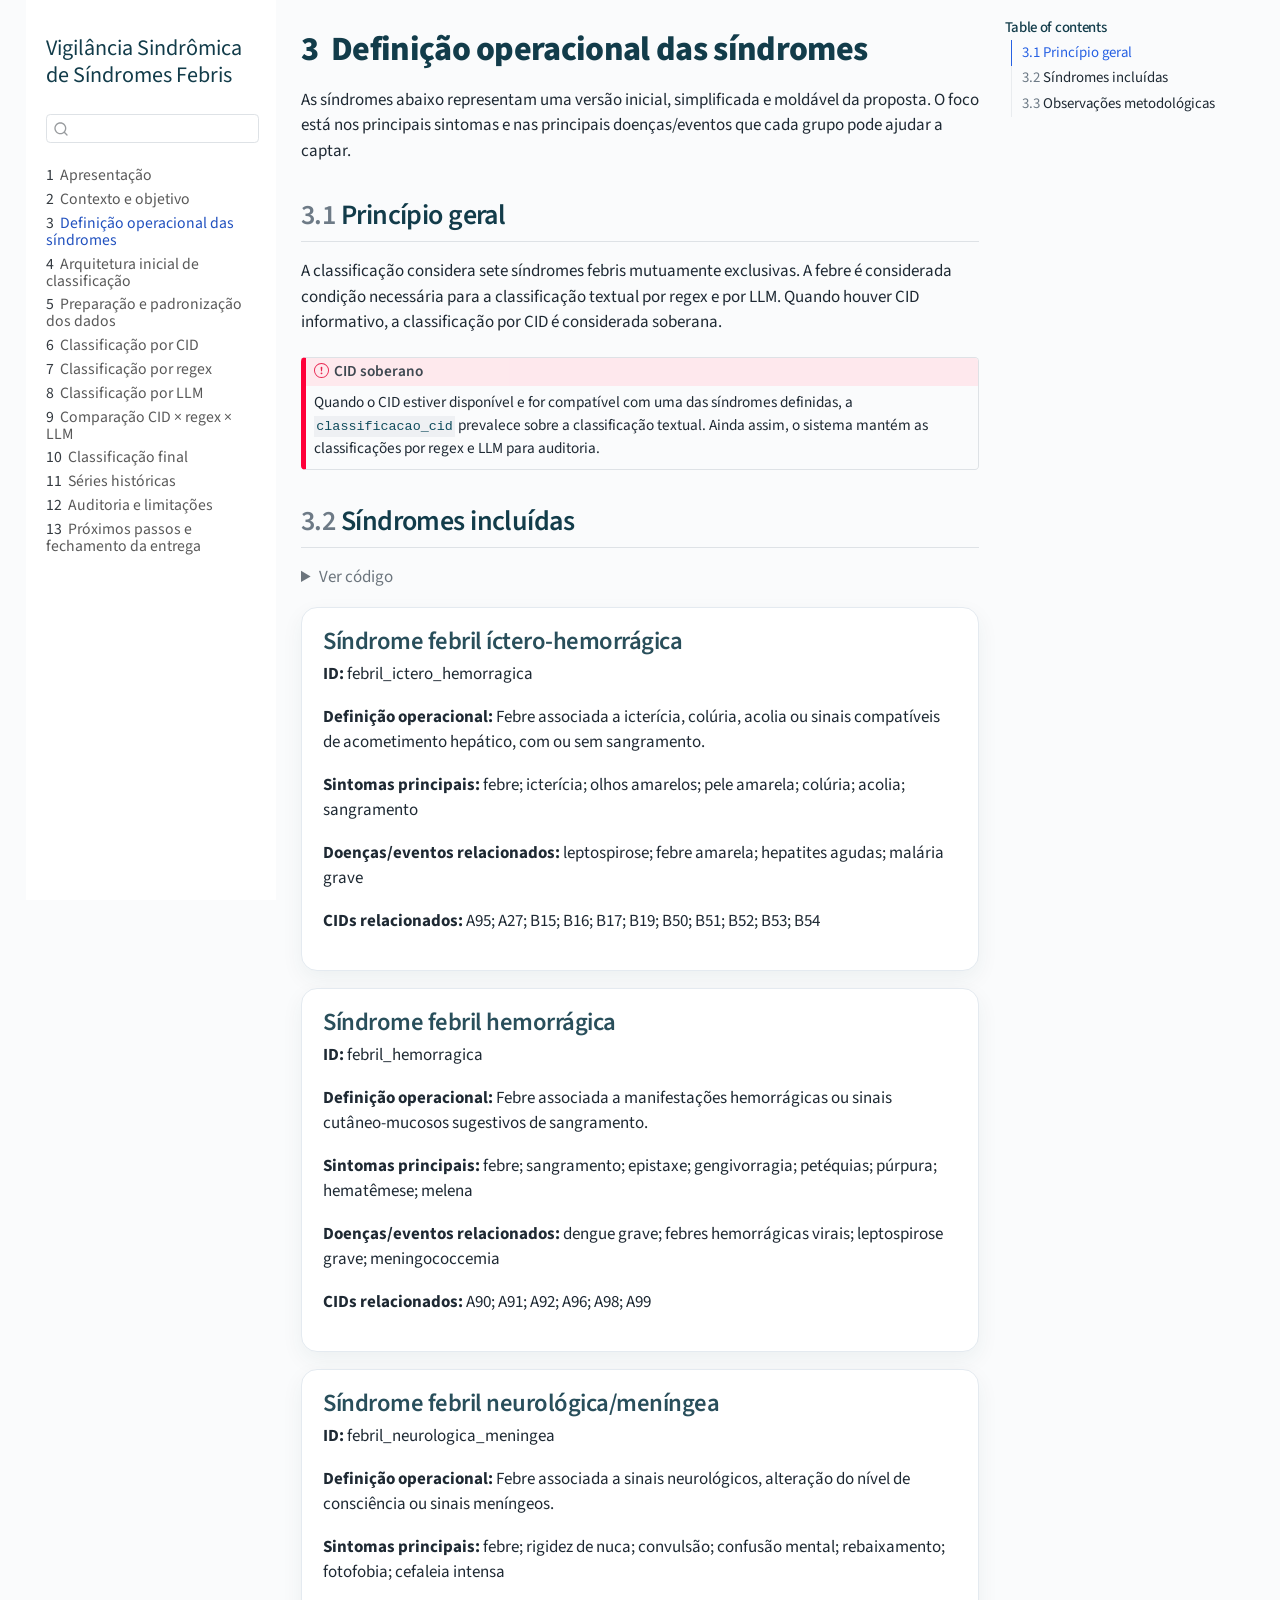
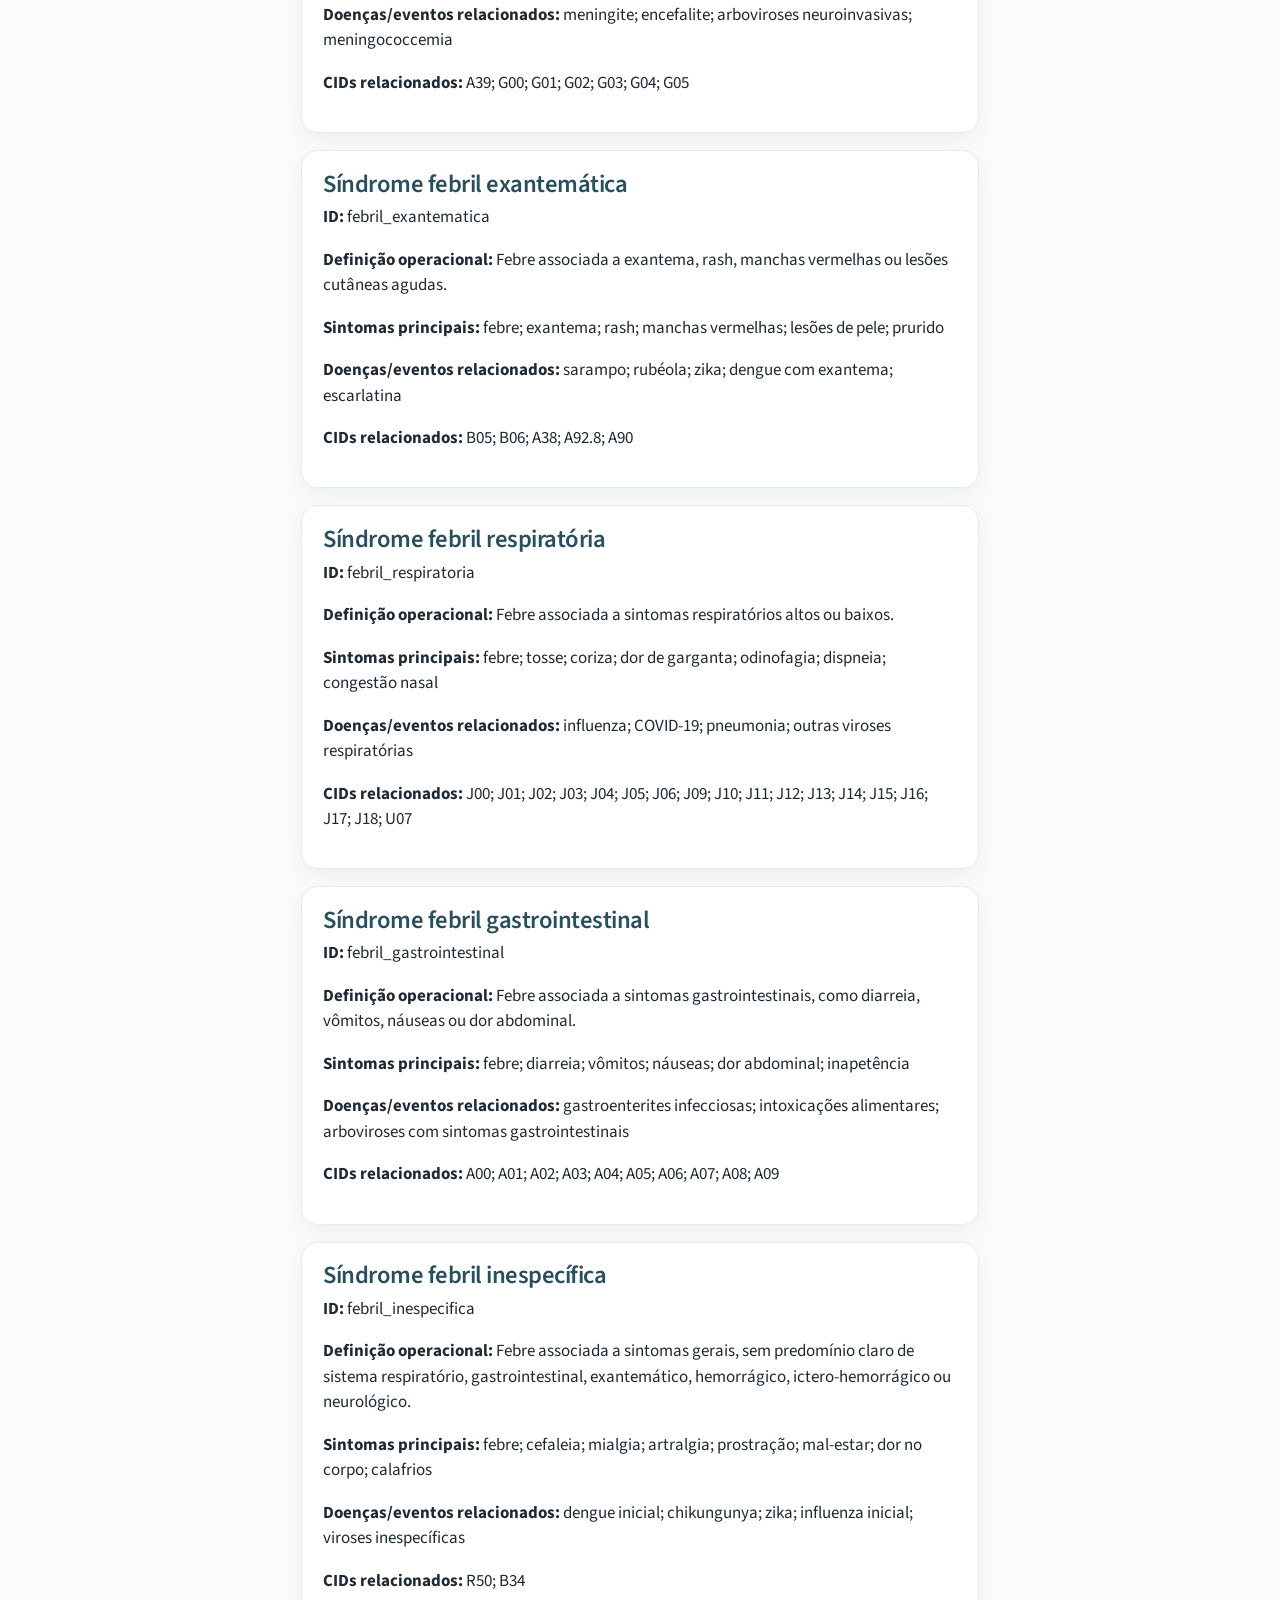
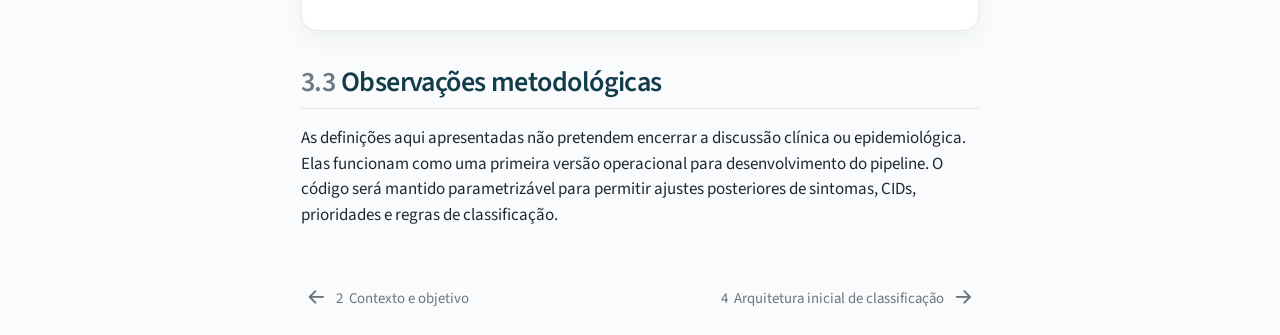
<file: _book/02-definicao-sindromes.html>
<!DOCTYPE html>
<html xmlns="http://www.w3.org/1999/xhtml" lang="en" xml:lang="en"><head>

<meta charset="utf-8">
<meta name="generator" content="quarto-1.8.26">

<meta name="viewport" content="width=device-width, initial-scale=1.0, user-scalable=yes">


<title>3&nbsp; Definição operacional das síndromes – Vigilância Sindrômica de Síndromes Febris</title>
<style>
code{white-space: pre-wrap;}
span.smallcaps{font-variant: small-caps;}
div.columns{display: flex; gap: min(4vw, 1.5em);}
div.column{flex: auto; overflow-x: auto;}
div.hanging-indent{margin-left: 1.5em; text-indent: -1.5em;}
ul.task-list{list-style: none;}
ul.task-list li input[type="checkbox"] {
  width: 0.8em;
  margin: 0 0.8em 0.2em -1em; /* quarto-specific, see https://github.com/quarto-dev/quarto-cli/issues/4556 */ 
  vertical-align: middle;
}
/* CSS for syntax highlighting */
html { -webkit-text-size-adjust: 100%; }
pre > code.sourceCode { white-space: pre; position: relative; }
pre > code.sourceCode > span { display: inline-block; line-height: 1.25; }
pre > code.sourceCode > span:empty { height: 1.2em; }
.sourceCode { overflow: visible; }
code.sourceCode > span { color: inherit; text-decoration: inherit; }
div.sourceCode { margin: 1em 0; }
pre.sourceCode { margin: 0; }
@media screen {
div.sourceCode { overflow: auto; }
}
@media print {
pre > code.sourceCode { white-space: pre-wrap; }
pre > code.sourceCode > span { text-indent: -5em; padding-left: 5em; }
}
pre.numberSource code
  { counter-reset: source-line 0; }
pre.numberSource code > span
  { position: relative; left: -4em; counter-increment: source-line; }
pre.numberSource code > span > a:first-child::before
  { content: counter(source-line);
    position: relative; left: -1em; text-align: right; vertical-align: baseline;
    border: none; display: inline-block;
    -webkit-touch-callout: none; -webkit-user-select: none;
    -khtml-user-select: none; -moz-user-select: none;
    -ms-user-select: none; user-select: none;
    padding: 0 4px; width: 4em;
  }
pre.numberSource { margin-left: 3em;  padding-left: 4px; }
div.sourceCode
  {   }
@media screen {
pre > code.sourceCode > span > a:first-child::before { text-decoration: underline; }
}
</style>


<script src="site_libs/quarto-nav/quarto-nav.js"></script>
<script src="site_libs/quarto-nav/headroom.min.js"></script>
<script src="site_libs/clipboard/clipboard.min.js"></script>
<script src="site_libs/quarto-search/autocomplete.umd.js"></script>
<script src="site_libs/quarto-search/fuse.min.js"></script>
<script src="site_libs/quarto-search/quarto-search.js"></script>
<meta name="quarto:offset" content="./">
<link href="./03-arquitetura-classificacao.html" rel="next">
<link href="./01-contexto.html" rel="prev">
<script src="site_libs/quarto-html/quarto.js" type="module"></script>
<script src="site_libs/quarto-html/tabsets/tabsets.js" type="module"></script>
<script src="site_libs/quarto-html/axe/axe-check.js" type="module"></script>
<script src="site_libs/quarto-html/popper.min.js"></script>
<script src="site_libs/quarto-html/tippy.umd.min.js"></script>
<script src="site_libs/quarto-html/anchor.min.js"></script>
<link href="site_libs/quarto-html/tippy.css" rel="stylesheet">
<link href="site_libs/quarto-html/quarto-syntax-highlighting-587c61ba64f3a5504c4d52d930310e48.css" rel="stylesheet" id="quarto-text-highlighting-styles">
<script src="site_libs/bootstrap/bootstrap.min.js"></script>
<link href="site_libs/bootstrap/bootstrap-icons.css" rel="stylesheet">
<link href="site_libs/bootstrap/bootstrap-0e03cfb9dbb0624f7d4637f4d44cdad8.min.css" rel="stylesheet" append-hash="true" id="quarto-bootstrap" data-mode="light">
<script id="quarto-search-options" type="application/json">{
  "location": "sidebar",
  "copy-button": false,
  "collapse-after": 3,
  "panel-placement": "start",
  "type": "textbox",
  "limit": 50,
  "keyboard-shortcut": [
    "f",
    "/",
    "s"
  ],
  "show-item-context": false,
  "language": {
    "search-no-results-text": "No results",
    "search-matching-documents-text": "matching documents",
    "search-copy-link-title": "Copy link to search",
    "search-hide-matches-text": "Hide additional matches",
    "search-more-match-text": "more match in this document",
    "search-more-matches-text": "more matches in this document",
    "search-clear-button-title": "Clear",
    "search-text-placeholder": "",
    "search-detached-cancel-button-title": "Cancel",
    "search-submit-button-title": "Submit",
    "search-label": "Search"
  }
}</script>


<link rel="stylesheet" href="assets/styles.css">
</head>

<body class="nav-sidebar floating quarto-light">

<div id="quarto-search-results"></div>
  <header id="quarto-header" class="headroom fixed-top">
  <nav class="quarto-secondary-nav">
    <div class="container-fluid d-flex">
      <button type="button" class="quarto-btn-toggle btn" data-bs-toggle="collapse" role="button" data-bs-target=".quarto-sidebar-collapse-item" aria-controls="quarto-sidebar" aria-expanded="false" aria-label="Toggle sidebar navigation" onclick="if (window.quartoToggleHeadroom) { window.quartoToggleHeadroom(); }">
        <i class="bi bi-layout-text-sidebar-reverse"></i>
      </button>
        <nav class="quarto-page-breadcrumbs" aria-label="breadcrumb"><ol class="breadcrumb"><li class="breadcrumb-item"><a href="./02-definicao-sindromes.html"><span class="chapter-number">3</span>&nbsp; <span class="chapter-title">Definição operacional das síndromes</span></a></li></ol></nav>
        <a class="flex-grow-1" role="navigation" data-bs-toggle="collapse" data-bs-target=".quarto-sidebar-collapse-item" aria-controls="quarto-sidebar" aria-expanded="false" aria-label="Toggle sidebar navigation" onclick="if (window.quartoToggleHeadroom) { window.quartoToggleHeadroom(); }">      
        </a>
      <button type="button" class="btn quarto-search-button" aria-label="Search" onclick="window.quartoOpenSearch();">
        <i class="bi bi-search"></i>
      </button>
    </div>
  </nav>
</header>
<!-- content -->
<div id="quarto-content" class="quarto-container page-columns page-rows-contents page-layout-article">
<!-- sidebar -->
  <nav id="quarto-sidebar" class="sidebar collapse collapse-horizontal quarto-sidebar-collapse-item sidebar-navigation floating overflow-auto">
    <div class="pt-lg-2 mt-2 text-left sidebar-header">
    <div class="sidebar-title mb-0 py-0">
      <a href="./">Vigilância Sindrômica de Síndromes Febris</a> 
    </div>
      </div>
        <div class="mt-2 flex-shrink-0 align-items-center">
        <div class="sidebar-search">
        <div id="quarto-search" class="" title="Search"></div>
        </div>
        </div>
    <div class="sidebar-menu-container"> 
    <ul class="list-unstyled mt-1">
        <li class="sidebar-item">
  <div class="sidebar-item-container"> 
  <a href="./index.html" class="sidebar-item-text sidebar-link">
 <span class="menu-text"><span class="chapter-number">1</span>&nbsp; <span class="chapter-title">Apresentação</span></span></a>
  </div>
</li>
        <li class="sidebar-item">
  <div class="sidebar-item-container"> 
  <a href="./01-contexto.html" class="sidebar-item-text sidebar-link">
 <span class="menu-text"><span class="chapter-number">2</span>&nbsp; <span class="chapter-title">Contexto e objetivo</span></span></a>
  </div>
</li>
        <li class="sidebar-item">
  <div class="sidebar-item-container"> 
  <a href="./02-definicao-sindromes.html" class="sidebar-item-text sidebar-link active">
 <span class="menu-text"><span class="chapter-number">3</span>&nbsp; <span class="chapter-title">Definição operacional das síndromes</span></span></a>
  </div>
</li>
        <li class="sidebar-item">
  <div class="sidebar-item-container"> 
  <a href="./03-arquitetura-classificacao.html" class="sidebar-item-text sidebar-link">
 <span class="menu-text"><span class="chapter-number">4</span>&nbsp; <span class="chapter-title">Arquitetura inicial de classificação</span></span></a>
  </div>
</li>
        <li class="sidebar-item">
  <div class="sidebar-item-container"> 
  <a href="./04-preparacao-dados.html" class="sidebar-item-text sidebar-link">
 <span class="menu-text"><span class="chapter-number">5</span>&nbsp; <span class="chapter-title">Preparação e padronização dos dados</span></span></a>
  </div>
</li>
        <li class="sidebar-item">
  <div class="sidebar-item-container"> 
  <a href="./05-classificacao-cid.html" class="sidebar-item-text sidebar-link">
 <span class="menu-text"><span class="chapter-number">6</span>&nbsp; <span class="chapter-title">Classificação por CID</span></span></a>
  </div>
</li>
        <li class="sidebar-item">
  <div class="sidebar-item-container"> 
  <a href="./06-classificacao-regex.html" class="sidebar-item-text sidebar-link">
 <span class="menu-text"><span class="chapter-number">7</span>&nbsp; <span class="chapter-title">Classificação por regex</span></span></a>
  </div>
</li>
        <li class="sidebar-item">
  <div class="sidebar-item-container"> 
  <a href="./07-classificacao-llm.html" class="sidebar-item-text sidebar-link">
 <span class="menu-text"><span class="chapter-number">8</span>&nbsp; <span class="chapter-title">Classificação por LLM</span></span></a>
  </div>
</li>
        <li class="sidebar-item">
  <div class="sidebar-item-container"> 
  <a href="./08-comparacao-cid-regex-llm.html" class="sidebar-item-text sidebar-link">
 <span class="menu-text"><span class="chapter-number">9</span>&nbsp; <span class="chapter-title">Comparação CID × regex × LLM</span></span></a>
  </div>
</li>
        <li class="sidebar-item">
  <div class="sidebar-item-container"> 
  <a href="./09-classificacao-final.html" class="sidebar-item-text sidebar-link">
 <span class="menu-text"><span class="chapter-number">10</span>&nbsp; <span class="chapter-title">Classificação final</span></span></a>
  </div>
</li>
        <li class="sidebar-item">
  <div class="sidebar-item-container"> 
  <a href="./10-series-historicas.html" class="sidebar-item-text sidebar-link">
 <span class="menu-text"><span class="chapter-number">11</span>&nbsp; <span class="chapter-title">Séries históricas</span></span></a>
  </div>
</li>
        <li class="sidebar-item">
  <div class="sidebar-item-container"> 
  <a href="./11-auditoria-limitacoes.html" class="sidebar-item-text sidebar-link">
 <span class="menu-text"><span class="chapter-number">12</span>&nbsp; <span class="chapter-title">Auditoria e limitações</span></span></a>
  </div>
</li>
        <li class="sidebar-item">
  <div class="sidebar-item-container"> 
  <a href="./12-proximos-passos-produto.html" class="sidebar-item-text sidebar-link">
 <span class="menu-text"><span class="chapter-number">13</span>&nbsp; <span class="chapter-title">Próximos passos e fechamento da entrega</span></span></a>
  </div>
</li>
    </ul>
    </div>
</nav>
<div id="quarto-sidebar-glass" class="quarto-sidebar-collapse-item" data-bs-toggle="collapse" data-bs-target=".quarto-sidebar-collapse-item"></div>
<!-- margin-sidebar -->
    <div id="quarto-margin-sidebar" class="sidebar margin-sidebar">
        <nav id="TOC" role="doc-toc" class="toc-active">
    <h2 id="toc-title">Table of contents</h2>
   
  <ul>
  <li><a href="#princípio-geral" id="toc-princípio-geral" class="nav-link active" data-scroll-target="#princípio-geral"><span class="header-section-number">3.1</span> Princípio geral</a></li>
  <li><a href="#síndromes-incluídas" id="toc-síndromes-incluídas" class="nav-link" data-scroll-target="#síndromes-incluídas"><span class="header-section-number">3.2</span> Síndromes incluídas</a></li>
  <li><a href="#observações-metodológicas" id="toc-observações-metodológicas" class="nav-link" data-scroll-target="#observações-metodológicas"><span class="header-section-number">3.3</span> Observações metodológicas</a></li>
  </ul>
</nav>
    </div>
<!-- main -->
<main class="content" id="quarto-document-content">

<header id="title-block-header" class="quarto-title-block default">
<div class="quarto-title">
<h1 class="title"><span class="chapter-number">3</span>&nbsp; <span class="chapter-title">Definição operacional das síndromes</span></h1>
</div>



<div class="quarto-title-meta">

    
  
    
  </div>
  


</header>


<p>As síndromes abaixo representam uma versão inicial, simplificada e moldável da proposta. O foco está nos principais sintomas e nas principais doenças/eventos que cada grupo pode ajudar a captar.</p>
<section id="princípio-geral" class="level2" data-number="3.1">
<h2 data-number="3.1" class="anchored" data-anchor-id="princípio-geral"><span class="header-section-number">3.1</span> Princípio geral</h2>
<p>A classificação considera sete síndromes febris mutuamente exclusivas. A febre é considerada condição necessária para a classificação textual por regex e por LLM. Quando houver CID informativo, a classificação por CID é considerada soberana.</p>
<div class="callout callout-style-default callout-important callout-titled">
<div class="callout-header d-flex align-content-center">
<div class="callout-icon-container">
<i class="callout-icon"></i>
</div>
<div class="callout-title-container flex-fill">
<span class="screen-reader-only">Important</span>CID soberano
</div>
</div>
<div class="callout-body-container callout-body">
<p>Quando o CID estiver disponível e for compatível com uma das síndromes definidas, a <code>classificacao_cid</code> prevalece sobre a classificação textual. Ainda assim, o sistema mantém as classificações por regex e LLM para auditoria.</p>
</div>
</div>
</section>
<section id="síndromes-incluídas" class="level2" data-number="3.2">
<h2 data-number="3.2" class="anchored" data-anchor-id="síndromes-incluídas"><span class="header-section-number">3.2</span> Síndromes incluídas</h2>
<details class="code-fold">
<summary>Ver código</summary>
<div class="code-copy-outer-scaffold"><div class="sourceCode cell-code" id="cb1"><pre class="sourceCode r code-with-copy"><code class="sourceCode r"><span id="cb1-1"><a href="#cb1-1" aria-hidden="true" tabindex="-1"></a><span class="cf">for</span> (i <span class="cf">in</span> <span class="fu">seq_len</span>(<span class="fu">nrow</span>(sindromes_config))) {</span>
<span id="cb1-2"><a href="#cb1-2" aria-hidden="true" tabindex="-1"></a>  x <span class="ot">&lt;-</span> sindromes_config[i, ]</span>
<span id="cb1-3"><a href="#cb1-3" aria-hidden="true" tabindex="-1"></a></span>
<span id="cb1-4"><a href="#cb1-4" aria-hidden="true" tabindex="-1"></a>  <span class="fu">cat</span>(<span class="st">'&lt;div class="syndrome-card"&gt;'</span>)</span>
<span id="cb1-5"><a href="#cb1-5" aria-hidden="true" tabindex="-1"></a>  <span class="fu">cat</span>(<span class="st">'&lt;h3&gt;'</span>, x<span class="sc">$</span>nome, <span class="st">'&lt;/h3&gt;'</span>)</span>
<span id="cb1-6"><a href="#cb1-6" aria-hidden="true" tabindex="-1"></a>  <span class="fu">cat</span>(<span class="st">'&lt;p&gt;&lt;strong&gt;ID:&lt;/strong&gt; '</span>, x<span class="sc">$</span>sindrome_id, <span class="st">'&lt;/p&gt;'</span>)</span>
<span id="cb1-7"><a href="#cb1-7" aria-hidden="true" tabindex="-1"></a>  <span class="fu">cat</span>(<span class="st">'&lt;p&gt;&lt;strong&gt;Definição operacional:&lt;/strong&gt; '</span>, x<span class="sc">$</span>descricao, <span class="st">'&lt;/p&gt;'</span>)</span>
<span id="cb1-8"><a href="#cb1-8" aria-hidden="true" tabindex="-1"></a>  <span class="fu">cat</span>(<span class="st">'&lt;p&gt;&lt;strong&gt;Sintomas principais:&lt;/strong&gt; '</span>, x<span class="sc">$</span>sintomas_principais, <span class="st">'&lt;/p&gt;'</span>)</span>
<span id="cb1-9"><a href="#cb1-9" aria-hidden="true" tabindex="-1"></a>  <span class="fu">cat</span>(<span class="st">'&lt;p&gt;&lt;strong&gt;Doenças/eventos relacionados:&lt;/strong&gt; '</span>, x<span class="sc">$</span>doencas_relacionadas, <span class="st">'&lt;/p&gt;'</span>)</span>
<span id="cb1-10"><a href="#cb1-10" aria-hidden="true" tabindex="-1"></a>  <span class="fu">cat</span>(<span class="st">'&lt;p&gt;&lt;strong&gt;CIDs relacionados:&lt;/strong&gt; '</span>, x<span class="sc">$</span>cids_relacionados, <span class="st">'&lt;/p&gt;'</span>)</span>
<span id="cb1-11"><a href="#cb1-11" aria-hidden="true" tabindex="-1"></a>  <span class="fu">cat</span>(<span class="st">'&lt;/div&gt;'</span>)</span>
<span id="cb1-12"><a href="#cb1-12" aria-hidden="true" tabindex="-1"></a>}</span></code></pre></div><button title="Copy to Clipboard" class="code-copy-button"><i class="bi"></i></button></div>
</details>
<div class="syndrome-card">
<h3 class="anchored">
Síndrome febril íctero-hemorrágica
</h3>
<p>
<strong>ID:</strong> febril_ictero_hemorragica
</p>
<p>
<strong>Definição operacional:</strong> Febre associada a icterícia, colúria, acolia ou sinais compatíveis de acometimento hepático, com ou sem sangramento.
</p>
<p>
<strong>Sintomas principais:</strong> febre; icterícia; olhos amarelos; pele amarela; colúria; acolia; sangramento
</p>
<p>
<strong>Doenças/eventos relacionados:</strong> leptospirose; febre amarela; hepatites agudas; malária grave
</p>
<p>
<strong>CIDs relacionados:</strong> A95; A27; B15; B16; B17; B19; B50; B51; B52; B53; B54
</p>
</div>
<div class="syndrome-card">
<h3 class="anchored">
Síndrome febril hemorrágica
</h3>
<p>
<strong>ID:</strong> febril_hemorragica
</p>
<p>
<strong>Definição operacional:</strong> Febre associada a manifestações hemorrágicas ou sinais cutâneo-mucosos sugestivos de sangramento.
</p>
<p>
<strong>Sintomas principais:</strong> febre; sangramento; epistaxe; gengivorragia; petéquias; púrpura; hematêmese; melena
</p>
<p>
<strong>Doenças/eventos relacionados:</strong> dengue grave; febres hemorrágicas virais; leptospirose grave; meningococcemia
</p>
<p>
<strong>CIDs relacionados:</strong> A90; A91; A92; A96; A98; A99
</p>
</div>
<div class="syndrome-card">
<h3 class="anchored">
Síndrome febril neurológica/meníngea
</h3>
<p>
<strong>ID:</strong> febril_neurologica_meningea
</p>
<p>
<strong>Definição operacional:</strong> Febre associada a sinais neurológicos, alteração do nível de consciência ou sinais meníngeos.
</p>
<p>
<strong>Sintomas principais:</strong> febre; rigidez de nuca; convulsão; confusão mental; rebaixamento; fotofobia; cefaleia intensa
</p>
<p>
<strong>Doenças/eventos relacionados:</strong> meningite; encefalite; arboviroses neuroinvasivas; meningococcemia
</p>
<p>
<strong>CIDs relacionados:</strong> A39; G00; G01; G02; G03; G04; G05
</p>
</div>
<div class="syndrome-card">
<h3 class="anchored">
Síndrome febril exantemática
</h3>
<p>
<strong>ID:</strong> febril_exantematica
</p>
<p>
<strong>Definição operacional:</strong> Febre associada a exantema, rash, manchas vermelhas ou lesões cutâneas agudas.
</p>
<p>
<strong>Sintomas principais:</strong> febre; exantema; rash; manchas vermelhas; lesões de pele; prurido
</p>
<p>
<strong>Doenças/eventos relacionados:</strong> sarampo; rubéola; zika; dengue com exantema; escarlatina
</p>
<p>
<strong>CIDs relacionados:</strong> B05; B06; A38; A92.8; A90
</p>
</div>
<div class="syndrome-card">
<h3 class="anchored">
Síndrome febril respiratória
</h3>
<p>
<strong>ID:</strong> febril_respiratoria
</p>
<p>
<strong>Definição operacional:</strong> Febre associada a sintomas respiratórios altos ou baixos.
</p>
<p>
<strong>Sintomas principais:</strong> febre; tosse; coriza; dor de garganta; odinofagia; dispneia; congestão nasal
</p>
<p>
<strong>Doenças/eventos relacionados:</strong> influenza; COVID-19; pneumonia; outras viroses respiratórias
</p>
<p>
<strong>CIDs relacionados:</strong> J00; J01; J02; J03; J04; J05; J06; J09; J10; J11; J12; J13; J14; J15; J16; J17; J18; U07
</p>
</div>
<div class="syndrome-card">
<h3 class="anchored">
Síndrome febril gastrointestinal
</h3>
<p>
<strong>ID:</strong> febril_gastrointestinal
</p>
<p>
<strong>Definição operacional:</strong> Febre associada a sintomas gastrointestinais, como diarreia, vômitos, náuseas ou dor abdominal.
</p>
<p>
<strong>Sintomas principais:</strong> febre; diarreia; vômitos; náuseas; dor abdominal; inapetência
</p>
<p>
<strong>Doenças/eventos relacionados:</strong> gastroenterites infecciosas; intoxicações alimentares; arboviroses com sintomas gastrointestinais
</p>
<p>
<strong>CIDs relacionados:</strong> A00; A01; A02; A03; A04; A05; A06; A07; A08; A09
</p>
</div>
<div class="syndrome-card">
<h3 class="anchored">
Síndrome febril inespecífica
</h3>
<p>
<strong>ID:</strong> febril_inespecifica
</p>
<p>
<strong>Definição operacional:</strong> Febre associada a sintomas gerais, sem predomínio claro de sistema respiratório, gastrointestinal, exantemático, hemorrágico, ictero-hemorrágico ou neurológico.
</p>
<p>
<strong>Sintomas principais:</strong> febre; cefaleia; mialgia; artralgia; prostração; mal-estar; dor no corpo; calafrios
</p>
<p>
<strong>Doenças/eventos relacionados:</strong> dengue inicial; chikungunya; zika; influenza inicial; viroses inespecíficas
</p>
<p>
<strong>CIDs relacionados:</strong> R50; B34
</p>
</div>
</section>
<section id="observações-metodológicas" class="level2" data-number="3.3">
<h2 data-number="3.3" class="anchored" data-anchor-id="observações-metodológicas"><span class="header-section-number">3.3</span> Observações metodológicas</h2>
<p>As definições aqui apresentadas não pretendem encerrar a discussão clínica ou epidemiológica. Elas funcionam como uma primeira versão operacional para desenvolvimento do pipeline. O código será mantido parametrizável para permitir ajustes posteriores de sintomas, CIDs, prioridades e regras de classificação.</p>


</section>

</main> <!-- /main -->
<script id="quarto-html-after-body" type="application/javascript">
  window.document.addEventListener("DOMContentLoaded", function (event) {
    const icon = "";
    const anchorJS = new window.AnchorJS();
    anchorJS.options = {
      placement: 'right',
      icon: icon
    };
    anchorJS.add('.anchored');
    const isCodeAnnotation = (el) => {
      for (const clz of el.classList) {
        if (clz.startsWith('code-annotation-')) {                     
          return true;
        }
      }
      return false;
    }
    const onCopySuccess = function(e) {
      // button target
      const button = e.trigger;
      // don't keep focus
      button.blur();
      // flash "checked"
      button.classList.add('code-copy-button-checked');
      var currentTitle = button.getAttribute("title");
      button.setAttribute("title", "Copied!");
      let tooltip;
      if (window.bootstrap) {
        button.setAttribute("data-bs-toggle", "tooltip");
        button.setAttribute("data-bs-placement", "left");
        button.setAttribute("data-bs-title", "Copied!");
        tooltip = new bootstrap.Tooltip(button, 
          { trigger: "manual", 
            customClass: "code-copy-button-tooltip",
            offset: [0, -8]});
        tooltip.show();    
      }
      setTimeout(function() {
        if (tooltip) {
          tooltip.hide();
          button.removeAttribute("data-bs-title");
          button.removeAttribute("data-bs-toggle");
          button.removeAttribute("data-bs-placement");
        }
        button.setAttribute("title", currentTitle);
        button.classList.remove('code-copy-button-checked');
      }, 1000);
      // clear code selection
      e.clearSelection();
    }
    const getTextToCopy = function(trigger) {
      const outerScaffold = trigger.parentElement.cloneNode(true);
      const codeEl = outerScaffold.querySelector('code');
      for (const childEl of codeEl.children) {
        if (isCodeAnnotation(childEl)) {
          childEl.remove();
        }
      }
      return codeEl.innerText;
    }
    const clipboard = new window.ClipboardJS('.code-copy-button:not([data-in-quarto-modal])', {
      text: getTextToCopy
    });
    clipboard.on('success', onCopySuccess);
    if (window.document.getElementById('quarto-embedded-source-code-modal')) {
      const clipboardModal = new window.ClipboardJS('.code-copy-button[data-in-quarto-modal]', {
        text: getTextToCopy,
        container: window.document.getElementById('quarto-embedded-source-code-modal')
      });
      clipboardModal.on('success', onCopySuccess);
    }
      var localhostRegex = new RegExp(/^(?:http|https):\/\/localhost\:?[0-9]*\//);
      var mailtoRegex = new RegExp(/^mailto:/);
        var filterRegex = new RegExp('/' + window.location.host + '/');
      var isInternal = (href) => {
          return filterRegex.test(href) || localhostRegex.test(href) || mailtoRegex.test(href);
      }
      // Inspect non-navigation links and adorn them if external
     var links = window.document.querySelectorAll('a[href]:not(.nav-link):not(.navbar-brand):not(.toc-action):not(.sidebar-link):not(.sidebar-item-toggle):not(.pagination-link):not(.no-external):not([aria-hidden]):not(.dropdown-item):not(.quarto-navigation-tool):not(.about-link)');
      for (var i=0; i<links.length; i++) {
        const link = links[i];
        if (!isInternal(link.href)) {
          // undo the damage that might have been done by quarto-nav.js in the case of
          // links that we want to consider external
          if (link.dataset.originalHref !== undefined) {
            link.href = link.dataset.originalHref;
          }
        }
      }
    function tippyHover(el, contentFn, onTriggerFn, onUntriggerFn) {
      const config = {
        allowHTML: true,
        maxWidth: 500,
        delay: 100,
        arrow: false,
        appendTo: function(el) {
            return el.parentElement;
        },
        interactive: true,
        interactiveBorder: 10,
        theme: 'quarto',
        placement: 'bottom-start',
      };
      if (contentFn) {
        config.content = contentFn;
      }
      if (onTriggerFn) {
        config.onTrigger = onTriggerFn;
      }
      if (onUntriggerFn) {
        config.onUntrigger = onUntriggerFn;
      }
      window.tippy(el, config); 
    }
    const noterefs = window.document.querySelectorAll('a[role="doc-noteref"]');
    for (var i=0; i<noterefs.length; i++) {
      const ref = noterefs[i];
      tippyHover(ref, function() {
        // use id or data attribute instead here
        let href = ref.getAttribute('data-footnote-href') || ref.getAttribute('href');
        try { href = new URL(href).hash; } catch {}
        const id = href.replace(/^#\/?/, "");
        const note = window.document.getElementById(id);
        if (note) {
          return note.innerHTML;
        } else {
          return "";
        }
      });
    }
    const xrefs = window.document.querySelectorAll('a.quarto-xref');
    const processXRef = (id, note) => {
      // Strip column container classes
      const stripColumnClz = (el) => {
        el.classList.remove("page-full", "page-columns");
        if (el.children) {
          for (const child of el.children) {
            stripColumnClz(child);
          }
        }
      }
      stripColumnClz(note)
      if (id === null || id.startsWith('sec-')) {
        // Special case sections, only their first couple elements
        const container = document.createElement("div");
        if (note.children && note.children.length > 2) {
          container.appendChild(note.children[0].cloneNode(true));
          for (let i = 1; i < note.children.length; i++) {
            const child = note.children[i];
            if (child.tagName === "P" && child.innerText === "") {
              continue;
            } else {
              container.appendChild(child.cloneNode(true));
              break;
            }
          }
          if (window.Quarto?.typesetMath) {
            window.Quarto.typesetMath(container);
          }
          return container.innerHTML
        } else {
          if (window.Quarto?.typesetMath) {
            window.Quarto.typesetMath(note);
          }
          return note.innerHTML;
        }
      } else {
        // Remove any anchor links if they are present
        const anchorLink = note.querySelector('a.anchorjs-link');
        if (anchorLink) {
          anchorLink.remove();
        }
        if (window.Quarto?.typesetMath) {
          window.Quarto.typesetMath(note);
        }
        if (note.classList.contains("callout")) {
          return note.outerHTML;
        } else {
          return note.innerHTML;
        }
      }
    }
    for (var i=0; i<xrefs.length; i++) {
      const xref = xrefs[i];
      tippyHover(xref, undefined, function(instance) {
        instance.disable();
        let url = xref.getAttribute('href');
        let hash = undefined; 
        if (url.startsWith('#')) {
          hash = url;
        } else {
          try { hash = new URL(url).hash; } catch {}
        }
        if (hash) {
          const id = hash.replace(/^#\/?/, "");
          const note = window.document.getElementById(id);
          if (note !== null) {
            try {
              const html = processXRef(id, note.cloneNode(true));
              instance.setContent(html);
            } finally {
              instance.enable();
              instance.show();
            }
          } else {
            // See if we can fetch this
            fetch(url.split('#')[0])
            .then(res => res.text())
            .then(html => {
              const parser = new DOMParser();
              const htmlDoc = parser.parseFromString(html, "text/html");
              const note = htmlDoc.getElementById(id);
              if (note !== null) {
                const html = processXRef(id, note);
                instance.setContent(html);
              } 
            }).finally(() => {
              instance.enable();
              instance.show();
            });
          }
        } else {
          // See if we can fetch a full url (with no hash to target)
          // This is a special case and we should probably do some content thinning / targeting
          fetch(url)
          .then(res => res.text())
          .then(html => {
            const parser = new DOMParser();
            const htmlDoc = parser.parseFromString(html, "text/html");
            const note = htmlDoc.querySelector('main.content');
            if (note !== null) {
              // This should only happen for chapter cross references
              // (since there is no id in the URL)
              // remove the first header
              if (note.children.length > 0 && note.children[0].tagName === "HEADER") {
                note.children[0].remove();
              }
              const html = processXRef(null, note);
              instance.setContent(html);
            } 
          }).finally(() => {
            instance.enable();
            instance.show();
          });
        }
      }, function(instance) {
      });
    }
        let selectedAnnoteEl;
        const selectorForAnnotation = ( cell, annotation) => {
          let cellAttr = 'data-code-cell="' + cell + '"';
          let lineAttr = 'data-code-annotation="' +  annotation + '"';
          const selector = 'span[' + cellAttr + '][' + lineAttr + ']';
          return selector;
        }
        const selectCodeLines = (annoteEl) => {
          const doc = window.document;
          const targetCell = annoteEl.getAttribute("data-target-cell");
          const targetAnnotation = annoteEl.getAttribute("data-target-annotation");
          const annoteSpan = window.document.querySelector(selectorForAnnotation(targetCell, targetAnnotation));
          const lines = annoteSpan.getAttribute("data-code-lines").split(",");
          const lineIds = lines.map((line) => {
            return targetCell + "-" + line;
          })
          let top = null;
          let height = null;
          let parent = null;
          if (lineIds.length > 0) {
              //compute the position of the single el (top and bottom and make a div)
              const el = window.document.getElementById(lineIds[0]);
              top = el.offsetTop;
              height = el.offsetHeight;
              parent = el.parentElement.parentElement;
            if (lineIds.length > 1) {
              const lastEl = window.document.getElementById(lineIds[lineIds.length - 1]);
              const bottom = lastEl.offsetTop + lastEl.offsetHeight;
              height = bottom - top;
            }
            if (top !== null && height !== null && parent !== null) {
              // cook up a div (if necessary) and position it 
              let div = window.document.getElementById("code-annotation-line-highlight");
              if (div === null) {
                div = window.document.createElement("div");
                div.setAttribute("id", "code-annotation-line-highlight");
                div.style.position = 'absolute';
                parent.appendChild(div);
              }
              div.style.top = top - 2 + "px";
              div.style.height = height + 4 + "px";
              div.style.left = 0;
              let gutterDiv = window.document.getElementById("code-annotation-line-highlight-gutter");
              if (gutterDiv === null) {
                gutterDiv = window.document.createElement("div");
                gutterDiv.setAttribute("id", "code-annotation-line-highlight-gutter");
                gutterDiv.style.position = 'absolute';
                const codeCell = window.document.getElementById(targetCell);
                const gutter = codeCell.querySelector('.code-annotation-gutter');
                gutter.appendChild(gutterDiv);
              }
              gutterDiv.style.top = top - 2 + "px";
              gutterDiv.style.height = height + 4 + "px";
            }
            selectedAnnoteEl = annoteEl;
          }
        };
        const unselectCodeLines = () => {
          const elementsIds = ["code-annotation-line-highlight", "code-annotation-line-highlight-gutter"];
          elementsIds.forEach((elId) => {
            const div = window.document.getElementById(elId);
            if (div) {
              div.remove();
            }
          });
          selectedAnnoteEl = undefined;
        };
          // Handle positioning of the toggle
      window.addEventListener(
        "resize",
        throttle(() => {
          elRect = undefined;
          if (selectedAnnoteEl) {
            selectCodeLines(selectedAnnoteEl);
          }
        }, 10)
      );
      function throttle(fn, ms) {
      let throttle = false;
      let timer;
        return (...args) => {
          if(!throttle) { // first call gets through
              fn.apply(this, args);
              throttle = true;
          } else { // all the others get throttled
              if(timer) clearTimeout(timer); // cancel #2
              timer = setTimeout(() => {
                fn.apply(this, args);
                timer = throttle = false;
              }, ms);
          }
        };
      }
        // Attach click handler to the DT
        const annoteDls = window.document.querySelectorAll('dt[data-target-cell]');
        for (const annoteDlNode of annoteDls) {
          annoteDlNode.addEventListener('click', (event) => {
            const clickedEl = event.target;
            if (clickedEl !== selectedAnnoteEl) {
              unselectCodeLines();
              const activeEl = window.document.querySelector('dt[data-target-cell].code-annotation-active');
              if (activeEl) {
                activeEl.classList.remove('code-annotation-active');
              }
              selectCodeLines(clickedEl);
              clickedEl.classList.add('code-annotation-active');
            } else {
              // Unselect the line
              unselectCodeLines();
              clickedEl.classList.remove('code-annotation-active');
            }
          });
        }
    const findCites = (el) => {
      const parentEl = el.parentElement;
      if (parentEl) {
        const cites = parentEl.dataset.cites;
        if (cites) {
          return {
            el,
            cites: cites.split(' ')
          };
        } else {
          return findCites(el.parentElement)
        }
      } else {
        return undefined;
      }
    };
    var bibliorefs = window.document.querySelectorAll('a[role="doc-biblioref"]');
    for (var i=0; i<bibliorefs.length; i++) {
      const ref = bibliorefs[i];
      const citeInfo = findCites(ref);
      if (citeInfo) {
        tippyHover(citeInfo.el, function() {
          var popup = window.document.createElement('div');
          citeInfo.cites.forEach(function(cite) {
            var citeDiv = window.document.createElement('div');
            citeDiv.classList.add('hanging-indent');
            citeDiv.classList.add('csl-entry');
            var biblioDiv = window.document.getElementById('ref-' + cite);
            if (biblioDiv) {
              citeDiv.innerHTML = biblioDiv.innerHTML;
            }
            popup.appendChild(citeDiv);
          });
          return popup.innerHTML;
        });
      }
    }
  });
  </script>
<nav class="page-navigation">
  <div class="nav-page nav-page-previous">
      <a href="./01-contexto.html" class="pagination-link" aria-label="Contexto e objetivo">
        <i class="bi bi-arrow-left-short"></i> <span class="nav-page-text"><span class="chapter-number">2</span>&nbsp; <span class="chapter-title">Contexto e objetivo</span></span>
      </a>          
  </div>
  <div class="nav-page nav-page-next">
      <a href="./03-arquitetura-classificacao.html" class="pagination-link" aria-label="Arquitetura inicial de classificação">
        <span class="nav-page-text"><span class="chapter-number">4</span>&nbsp; <span class="chapter-title">Arquitetura inicial de classificação</span></span> <i class="bi bi-arrow-right-short"></i>
      </a>
  </div>
</nav>
</div> <!-- /content -->




</body></html>
</file>
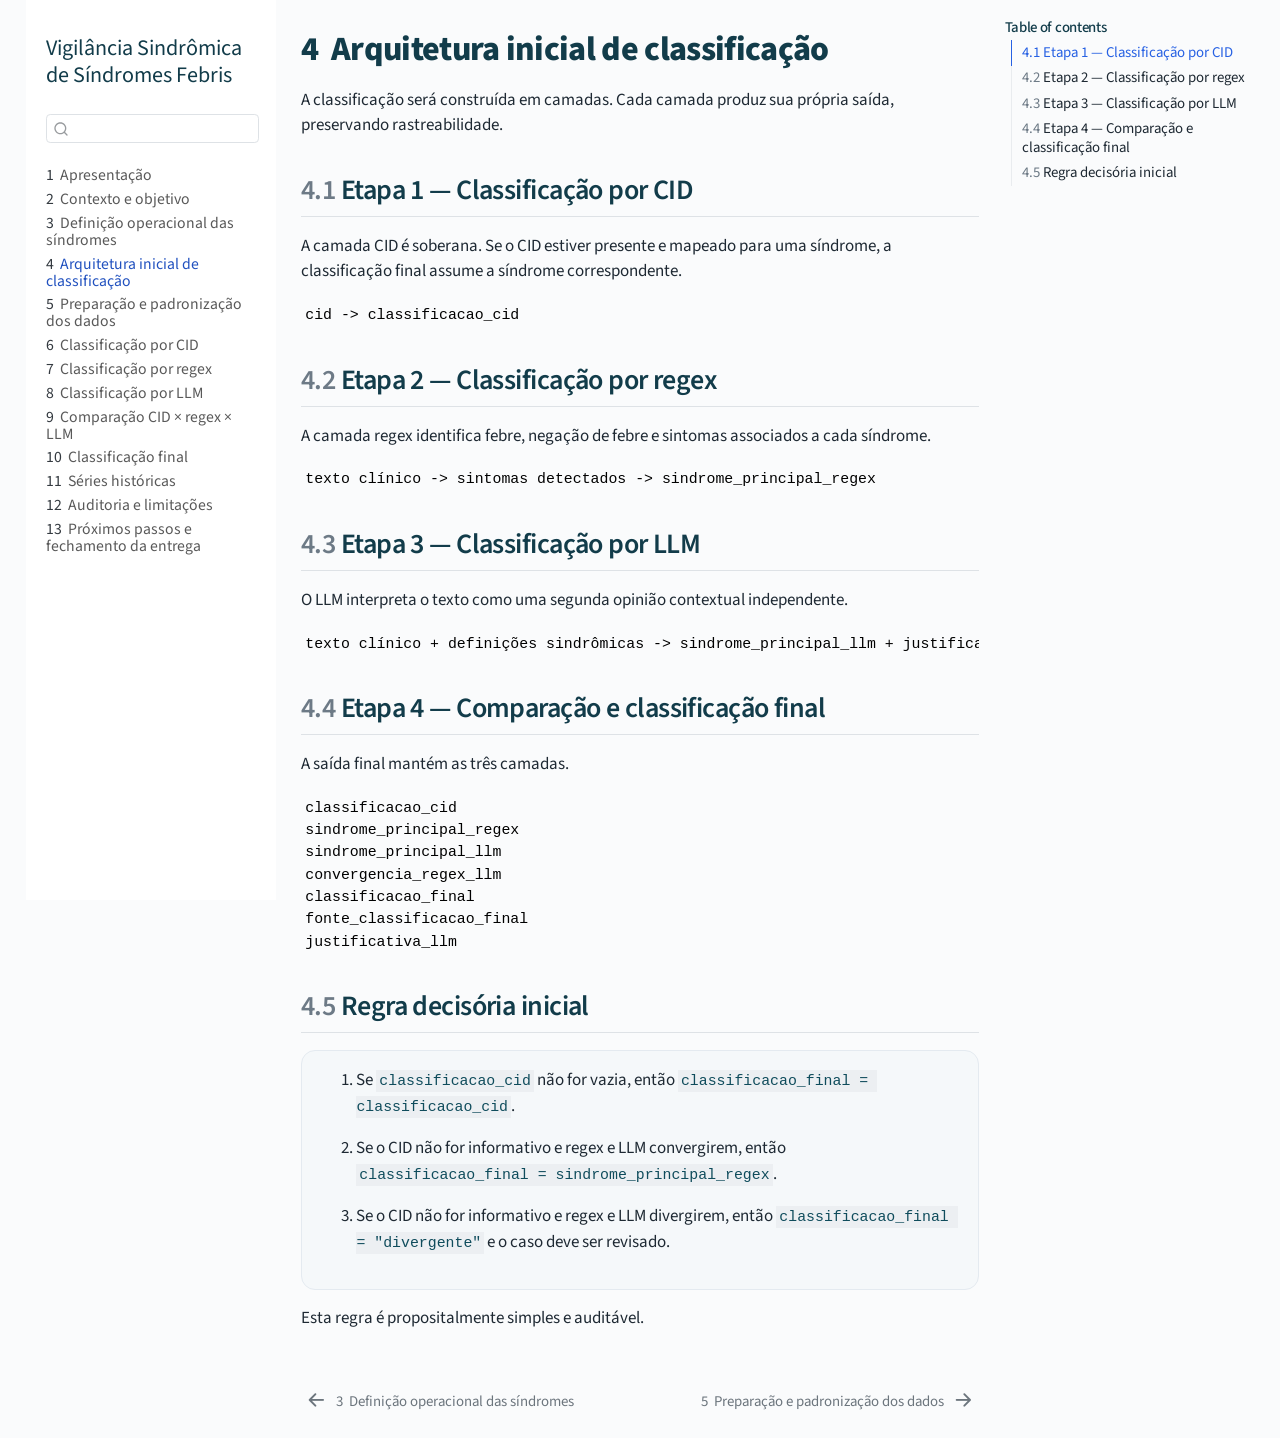
<file: _book/03-arquitetura-classificacao.html>
<!DOCTYPE html>
<html xmlns="http://www.w3.org/1999/xhtml" lang="en" xml:lang="en"><head>

<meta charset="utf-8">
<meta name="generator" content="quarto-1.8.26">

<meta name="viewport" content="width=device-width, initial-scale=1.0, user-scalable=yes">


<title>4&nbsp; Arquitetura inicial de classificação – Vigilância Sindrômica de Síndromes Febris</title>
<style>
code{white-space: pre-wrap;}
span.smallcaps{font-variant: small-caps;}
div.columns{display: flex; gap: min(4vw, 1.5em);}
div.column{flex: auto; overflow-x: auto;}
div.hanging-indent{margin-left: 1.5em; text-indent: -1.5em;}
ul.task-list{list-style: none;}
ul.task-list li input[type="checkbox"] {
  width: 0.8em;
  margin: 0 0.8em 0.2em -1em; /* quarto-specific, see https://github.com/quarto-dev/quarto-cli/issues/4556 */ 
  vertical-align: middle;
}
</style>


<script src="site_libs/quarto-nav/quarto-nav.js"></script>
<script src="site_libs/quarto-nav/headroom.min.js"></script>
<script src="site_libs/clipboard/clipboard.min.js"></script>
<script src="site_libs/quarto-search/autocomplete.umd.js"></script>
<script src="site_libs/quarto-search/fuse.min.js"></script>
<script src="site_libs/quarto-search/quarto-search.js"></script>
<meta name="quarto:offset" content="./">
<link href="./04-preparacao-dados.html" rel="next">
<link href="./02-definicao-sindromes.html" rel="prev">
<script src="site_libs/quarto-html/quarto.js" type="module"></script>
<script src="site_libs/quarto-html/tabsets/tabsets.js" type="module"></script>
<script src="site_libs/quarto-html/axe/axe-check.js" type="module"></script>
<script src="site_libs/quarto-html/popper.min.js"></script>
<script src="site_libs/quarto-html/tippy.umd.min.js"></script>
<script src="site_libs/quarto-html/anchor.min.js"></script>
<link href="site_libs/quarto-html/tippy.css" rel="stylesheet">
<link href="site_libs/quarto-html/quarto-syntax-highlighting-587c61ba64f3a5504c4d52d930310e48.css" rel="stylesheet" id="quarto-text-highlighting-styles">
<script src="site_libs/bootstrap/bootstrap.min.js"></script>
<link href="site_libs/bootstrap/bootstrap-icons.css" rel="stylesheet">
<link href="site_libs/bootstrap/bootstrap-0e03cfb9dbb0624f7d4637f4d44cdad8.min.css" rel="stylesheet" append-hash="true" id="quarto-bootstrap" data-mode="light">
<script id="quarto-search-options" type="application/json">{
  "location": "sidebar",
  "copy-button": false,
  "collapse-after": 3,
  "panel-placement": "start",
  "type": "textbox",
  "limit": 50,
  "keyboard-shortcut": [
    "f",
    "/",
    "s"
  ],
  "show-item-context": false,
  "language": {
    "search-no-results-text": "No results",
    "search-matching-documents-text": "matching documents",
    "search-copy-link-title": "Copy link to search",
    "search-hide-matches-text": "Hide additional matches",
    "search-more-match-text": "more match in this document",
    "search-more-matches-text": "more matches in this document",
    "search-clear-button-title": "Clear",
    "search-text-placeholder": "",
    "search-detached-cancel-button-title": "Cancel",
    "search-submit-button-title": "Submit",
    "search-label": "Search"
  }
}</script>


<link rel="stylesheet" href="assets/styles.css">
</head>

<body class="nav-sidebar floating quarto-light">

<div id="quarto-search-results"></div>
  <header id="quarto-header" class="headroom fixed-top">
  <nav class="quarto-secondary-nav">
    <div class="container-fluid d-flex">
      <button type="button" class="quarto-btn-toggle btn" data-bs-toggle="collapse" role="button" data-bs-target=".quarto-sidebar-collapse-item" aria-controls="quarto-sidebar" aria-expanded="false" aria-label="Toggle sidebar navigation" onclick="if (window.quartoToggleHeadroom) { window.quartoToggleHeadroom(); }">
        <i class="bi bi-layout-text-sidebar-reverse"></i>
      </button>
        <nav class="quarto-page-breadcrumbs" aria-label="breadcrumb"><ol class="breadcrumb"><li class="breadcrumb-item"><a href="./03-arquitetura-classificacao.html"><span class="chapter-number">4</span>&nbsp; <span class="chapter-title">Arquitetura inicial de classificação</span></a></li></ol></nav>
        <a class="flex-grow-1" role="navigation" data-bs-toggle="collapse" data-bs-target=".quarto-sidebar-collapse-item" aria-controls="quarto-sidebar" aria-expanded="false" aria-label="Toggle sidebar navigation" onclick="if (window.quartoToggleHeadroom) { window.quartoToggleHeadroom(); }">      
        </a>
      <button type="button" class="btn quarto-search-button" aria-label="Search" onclick="window.quartoOpenSearch();">
        <i class="bi bi-search"></i>
      </button>
    </div>
  </nav>
</header>
<!-- content -->
<div id="quarto-content" class="quarto-container page-columns page-rows-contents page-layout-article">
<!-- sidebar -->
  <nav id="quarto-sidebar" class="sidebar collapse collapse-horizontal quarto-sidebar-collapse-item sidebar-navigation floating overflow-auto">
    <div class="pt-lg-2 mt-2 text-left sidebar-header">
    <div class="sidebar-title mb-0 py-0">
      <a href="./">Vigilância Sindrômica de Síndromes Febris</a> 
    </div>
      </div>
        <div class="mt-2 flex-shrink-0 align-items-center">
        <div class="sidebar-search">
        <div id="quarto-search" class="" title="Search"></div>
        </div>
        </div>
    <div class="sidebar-menu-container"> 
    <ul class="list-unstyled mt-1">
        <li class="sidebar-item">
  <div class="sidebar-item-container"> 
  <a href="./index.html" class="sidebar-item-text sidebar-link">
 <span class="menu-text"><span class="chapter-number">1</span>&nbsp; <span class="chapter-title">Apresentação</span></span></a>
  </div>
</li>
        <li class="sidebar-item">
  <div class="sidebar-item-container"> 
  <a href="./01-contexto.html" class="sidebar-item-text sidebar-link">
 <span class="menu-text"><span class="chapter-number">2</span>&nbsp; <span class="chapter-title">Contexto e objetivo</span></span></a>
  </div>
</li>
        <li class="sidebar-item">
  <div class="sidebar-item-container"> 
  <a href="./02-definicao-sindromes.html" class="sidebar-item-text sidebar-link">
 <span class="menu-text"><span class="chapter-number">3</span>&nbsp; <span class="chapter-title">Definição operacional das síndromes</span></span></a>
  </div>
</li>
        <li class="sidebar-item">
  <div class="sidebar-item-container"> 
  <a href="./03-arquitetura-classificacao.html" class="sidebar-item-text sidebar-link active">
 <span class="menu-text"><span class="chapter-number">4</span>&nbsp; <span class="chapter-title">Arquitetura inicial de classificação</span></span></a>
  </div>
</li>
        <li class="sidebar-item">
  <div class="sidebar-item-container"> 
  <a href="./04-preparacao-dados.html" class="sidebar-item-text sidebar-link">
 <span class="menu-text"><span class="chapter-number">5</span>&nbsp; <span class="chapter-title">Preparação e padronização dos dados</span></span></a>
  </div>
</li>
        <li class="sidebar-item">
  <div class="sidebar-item-container"> 
  <a href="./05-classificacao-cid.html" class="sidebar-item-text sidebar-link">
 <span class="menu-text"><span class="chapter-number">6</span>&nbsp; <span class="chapter-title">Classificação por CID</span></span></a>
  </div>
</li>
        <li class="sidebar-item">
  <div class="sidebar-item-container"> 
  <a href="./06-classificacao-regex.html" class="sidebar-item-text sidebar-link">
 <span class="menu-text"><span class="chapter-number">7</span>&nbsp; <span class="chapter-title">Classificação por regex</span></span></a>
  </div>
</li>
        <li class="sidebar-item">
  <div class="sidebar-item-container"> 
  <a href="./07-classificacao-llm.html" class="sidebar-item-text sidebar-link">
 <span class="menu-text"><span class="chapter-number">8</span>&nbsp; <span class="chapter-title">Classificação por LLM</span></span></a>
  </div>
</li>
        <li class="sidebar-item">
  <div class="sidebar-item-container"> 
  <a href="./08-comparacao-cid-regex-llm.html" class="sidebar-item-text sidebar-link">
 <span class="menu-text"><span class="chapter-number">9</span>&nbsp; <span class="chapter-title">Comparação CID × regex × LLM</span></span></a>
  </div>
</li>
        <li class="sidebar-item">
  <div class="sidebar-item-container"> 
  <a href="./09-classificacao-final.html" class="sidebar-item-text sidebar-link">
 <span class="menu-text"><span class="chapter-number">10</span>&nbsp; <span class="chapter-title">Classificação final</span></span></a>
  </div>
</li>
        <li class="sidebar-item">
  <div class="sidebar-item-container"> 
  <a href="./10-series-historicas.html" class="sidebar-item-text sidebar-link">
 <span class="menu-text"><span class="chapter-number">11</span>&nbsp; <span class="chapter-title">Séries históricas</span></span></a>
  </div>
</li>
        <li class="sidebar-item">
  <div class="sidebar-item-container"> 
  <a href="./11-auditoria-limitacoes.html" class="sidebar-item-text sidebar-link">
 <span class="menu-text"><span class="chapter-number">12</span>&nbsp; <span class="chapter-title">Auditoria e limitações</span></span></a>
  </div>
</li>
        <li class="sidebar-item">
  <div class="sidebar-item-container"> 
  <a href="./12-proximos-passos-produto.html" class="sidebar-item-text sidebar-link">
 <span class="menu-text"><span class="chapter-number">13</span>&nbsp; <span class="chapter-title">Próximos passos e fechamento da entrega</span></span></a>
  </div>
</li>
    </ul>
    </div>
</nav>
<div id="quarto-sidebar-glass" class="quarto-sidebar-collapse-item" data-bs-toggle="collapse" data-bs-target=".quarto-sidebar-collapse-item"></div>
<!-- margin-sidebar -->
    <div id="quarto-margin-sidebar" class="sidebar margin-sidebar">
        <nav id="TOC" role="doc-toc" class="toc-active">
    <h2 id="toc-title">Table of contents</h2>
   
  <ul>
  <li><a href="#etapa-1-classificação-por-cid" id="toc-etapa-1-classificação-por-cid" class="nav-link active" data-scroll-target="#etapa-1-classificação-por-cid"><span class="header-section-number">4.1</span> Etapa 1 — Classificação por CID</a></li>
  <li><a href="#etapa-2-classificação-por-regex" id="toc-etapa-2-classificação-por-regex" class="nav-link" data-scroll-target="#etapa-2-classificação-por-regex"><span class="header-section-number">4.2</span> Etapa 2 — Classificação por regex</a></li>
  <li><a href="#etapa-3-classificação-por-llm" id="toc-etapa-3-classificação-por-llm" class="nav-link" data-scroll-target="#etapa-3-classificação-por-llm"><span class="header-section-number">4.3</span> Etapa 3 — Classificação por LLM</a></li>
  <li><a href="#etapa-4-comparação-e-classificação-final" id="toc-etapa-4-comparação-e-classificação-final" class="nav-link" data-scroll-target="#etapa-4-comparação-e-classificação-final"><span class="header-section-number">4.4</span> Etapa 4 — Comparação e classificação final</a></li>
  <li><a href="#regra-decisória-inicial" id="toc-regra-decisória-inicial" class="nav-link" data-scroll-target="#regra-decisória-inicial"><span class="header-section-number">4.5</span> Regra decisória inicial</a></li>
  </ul>
</nav>
    </div>
<!-- main -->
<main class="content" id="quarto-document-content">

<header id="title-block-header" class="quarto-title-block default">
<div class="quarto-title">
<h1 class="title"><span class="chapter-number">4</span>&nbsp; <span class="chapter-title">Arquitetura inicial de classificação</span></h1>
</div>



<div class="quarto-title-meta">

    
  
    
  </div>
  


</header>


<p>A classificação será construída em camadas. Cada camada produz sua própria saída, preservando rastreabilidade.</p>
<section id="etapa-1-classificação-por-cid" class="level2" data-number="4.1">
<h2 data-number="4.1" class="anchored" data-anchor-id="etapa-1-classificação-por-cid"><span class="header-section-number">4.1</span> Etapa 1 — Classificação por CID</h2>
<p>A camada CID é soberana. Se o CID estiver presente e mapeado para uma síndrome, a classificação final assume a síndrome correspondente.</p>
<pre class="text"><code>cid -&gt; classificacao_cid</code></pre>
</section>
<section id="etapa-2-classificação-por-regex" class="level2" data-number="4.2">
<h2 data-number="4.2" class="anchored" data-anchor-id="etapa-2-classificação-por-regex"><span class="header-section-number">4.2</span> Etapa 2 — Classificação por regex</h2>
<p>A camada regex identifica febre, negação de febre e sintomas associados a cada síndrome.</p>
<pre class="text"><code>texto clínico -&gt; sintomas detectados -&gt; sindrome_principal_regex</code></pre>
</section>
<section id="etapa-3-classificação-por-llm" class="level2" data-number="4.3">
<h2 data-number="4.3" class="anchored" data-anchor-id="etapa-3-classificação-por-llm"><span class="header-section-number">4.3</span> Etapa 3 — Classificação por LLM</h2>
<p>O LLM interpreta o texto como uma segunda opinião contextual independente.</p>
<pre class="text"><code>texto clínico + definições sindrômicas -&gt; sindrome_principal_llm + justificativa_llm</code></pre>
</section>
<section id="etapa-4-comparação-e-classificação-final" class="level2" data-number="4.4">
<h2 data-number="4.4" class="anchored" data-anchor-id="etapa-4-comparação-e-classificação-final"><span class="header-section-number">4.4</span> Etapa 4 — Comparação e classificação final</h2>
<p>A saída final mantém as três camadas.</p>
<pre class="text"><code>classificacao_cid
sindrome_principal_regex
sindrome_principal_llm
convergencia_regex_llm
classificacao_final
fonte_classificacao_final
justificativa_llm</code></pre>
</section>
<section id="regra-decisória-inicial" class="level2" data-number="4.5">
<h2 data-number="4.5" class="anchored" data-anchor-id="regra-decisória-inicial"><span class="header-section-number">4.5</span> Regra decisória inicial</h2>
<div class="step-box">
<ol type="1">
<li><p>Se <code>classificacao_cid</code> não for vazia, então <code>classificacao_final = classificacao_cid</code>.</p></li>
<li><p>Se o CID não for informativo e regex e LLM convergirem, então <code>classificacao_final = sindrome_principal_regex</code>.</p></li>
<li><p>Se o CID não for informativo e regex e LLM divergirem, então <code>classificacao_final = "divergente"</code> e o caso deve ser revisado.</p></li>
</ol>
</div>
<p>Esta regra é propositalmente simples e auditável.</p>


</section>

</main> <!-- /main -->
<script id="quarto-html-after-body" type="application/javascript">
  window.document.addEventListener("DOMContentLoaded", function (event) {
    const icon = "";
    const anchorJS = new window.AnchorJS();
    anchorJS.options = {
      placement: 'right',
      icon: icon
    };
    anchorJS.add('.anchored');
    const isCodeAnnotation = (el) => {
      for (const clz of el.classList) {
        if (clz.startsWith('code-annotation-')) {                     
          return true;
        }
      }
      return false;
    }
    const onCopySuccess = function(e) {
      // button target
      const button = e.trigger;
      // don't keep focus
      button.blur();
      // flash "checked"
      button.classList.add('code-copy-button-checked');
      var currentTitle = button.getAttribute("title");
      button.setAttribute("title", "Copied!");
      let tooltip;
      if (window.bootstrap) {
        button.setAttribute("data-bs-toggle", "tooltip");
        button.setAttribute("data-bs-placement", "left");
        button.setAttribute("data-bs-title", "Copied!");
        tooltip = new bootstrap.Tooltip(button, 
          { trigger: "manual", 
            customClass: "code-copy-button-tooltip",
            offset: [0, -8]});
        tooltip.show();    
      }
      setTimeout(function() {
        if (tooltip) {
          tooltip.hide();
          button.removeAttribute("data-bs-title");
          button.removeAttribute("data-bs-toggle");
          button.removeAttribute("data-bs-placement");
        }
        button.setAttribute("title", currentTitle);
        button.classList.remove('code-copy-button-checked');
      }, 1000);
      // clear code selection
      e.clearSelection();
    }
    const getTextToCopy = function(trigger) {
      const outerScaffold = trigger.parentElement.cloneNode(true);
      const codeEl = outerScaffold.querySelector('code');
      for (const childEl of codeEl.children) {
        if (isCodeAnnotation(childEl)) {
          childEl.remove();
        }
      }
      return codeEl.innerText;
    }
    const clipboard = new window.ClipboardJS('.code-copy-button:not([data-in-quarto-modal])', {
      text: getTextToCopy
    });
    clipboard.on('success', onCopySuccess);
    if (window.document.getElementById('quarto-embedded-source-code-modal')) {
      const clipboardModal = new window.ClipboardJS('.code-copy-button[data-in-quarto-modal]', {
        text: getTextToCopy,
        container: window.document.getElementById('quarto-embedded-source-code-modal')
      });
      clipboardModal.on('success', onCopySuccess);
    }
      var localhostRegex = new RegExp(/^(?:http|https):\/\/localhost\:?[0-9]*\//);
      var mailtoRegex = new RegExp(/^mailto:/);
        var filterRegex = new RegExp('/' + window.location.host + '/');
      var isInternal = (href) => {
          return filterRegex.test(href) || localhostRegex.test(href) || mailtoRegex.test(href);
      }
      // Inspect non-navigation links and adorn them if external
     var links = window.document.querySelectorAll('a[href]:not(.nav-link):not(.navbar-brand):not(.toc-action):not(.sidebar-link):not(.sidebar-item-toggle):not(.pagination-link):not(.no-external):not([aria-hidden]):not(.dropdown-item):not(.quarto-navigation-tool):not(.about-link)');
      for (var i=0; i<links.length; i++) {
        const link = links[i];
        if (!isInternal(link.href)) {
          // undo the damage that might have been done by quarto-nav.js in the case of
          // links that we want to consider external
          if (link.dataset.originalHref !== undefined) {
            link.href = link.dataset.originalHref;
          }
        }
      }
    function tippyHover(el, contentFn, onTriggerFn, onUntriggerFn) {
      const config = {
        allowHTML: true,
        maxWidth: 500,
        delay: 100,
        arrow: false,
        appendTo: function(el) {
            return el.parentElement;
        },
        interactive: true,
        interactiveBorder: 10,
        theme: 'quarto',
        placement: 'bottom-start',
      };
      if (contentFn) {
        config.content = contentFn;
      }
      if (onTriggerFn) {
        config.onTrigger = onTriggerFn;
      }
      if (onUntriggerFn) {
        config.onUntrigger = onUntriggerFn;
      }
      window.tippy(el, config); 
    }
    const noterefs = window.document.querySelectorAll('a[role="doc-noteref"]');
    for (var i=0; i<noterefs.length; i++) {
      const ref = noterefs[i];
      tippyHover(ref, function() {
        // use id or data attribute instead here
        let href = ref.getAttribute('data-footnote-href') || ref.getAttribute('href');
        try { href = new URL(href).hash; } catch {}
        const id = href.replace(/^#\/?/, "");
        const note = window.document.getElementById(id);
        if (note) {
          return note.innerHTML;
        } else {
          return "";
        }
      });
    }
    const xrefs = window.document.querySelectorAll('a.quarto-xref');
    const processXRef = (id, note) => {
      // Strip column container classes
      const stripColumnClz = (el) => {
        el.classList.remove("page-full", "page-columns");
        if (el.children) {
          for (const child of el.children) {
            stripColumnClz(child);
          }
        }
      }
      stripColumnClz(note)
      if (id === null || id.startsWith('sec-')) {
        // Special case sections, only their first couple elements
        const container = document.createElement("div");
        if (note.children && note.children.length > 2) {
          container.appendChild(note.children[0].cloneNode(true));
          for (let i = 1; i < note.children.length; i++) {
            const child = note.children[i];
            if (child.tagName === "P" && child.innerText === "") {
              continue;
            } else {
              container.appendChild(child.cloneNode(true));
              break;
            }
          }
          if (window.Quarto?.typesetMath) {
            window.Quarto.typesetMath(container);
          }
          return container.innerHTML
        } else {
          if (window.Quarto?.typesetMath) {
            window.Quarto.typesetMath(note);
          }
          return note.innerHTML;
        }
      } else {
        // Remove any anchor links if they are present
        const anchorLink = note.querySelector('a.anchorjs-link');
        if (anchorLink) {
          anchorLink.remove();
        }
        if (window.Quarto?.typesetMath) {
          window.Quarto.typesetMath(note);
        }
        if (note.classList.contains("callout")) {
          return note.outerHTML;
        } else {
          return note.innerHTML;
        }
      }
    }
    for (var i=0; i<xrefs.length; i++) {
      const xref = xrefs[i];
      tippyHover(xref, undefined, function(instance) {
        instance.disable();
        let url = xref.getAttribute('href');
        let hash = undefined; 
        if (url.startsWith('#')) {
          hash = url;
        } else {
          try { hash = new URL(url).hash; } catch {}
        }
        if (hash) {
          const id = hash.replace(/^#\/?/, "");
          const note = window.document.getElementById(id);
          if (note !== null) {
            try {
              const html = processXRef(id, note.cloneNode(true));
              instance.setContent(html);
            } finally {
              instance.enable();
              instance.show();
            }
          } else {
            // See if we can fetch this
            fetch(url.split('#')[0])
            .then(res => res.text())
            .then(html => {
              const parser = new DOMParser();
              const htmlDoc = parser.parseFromString(html, "text/html");
              const note = htmlDoc.getElementById(id);
              if (note !== null) {
                const html = processXRef(id, note);
                instance.setContent(html);
              } 
            }).finally(() => {
              instance.enable();
              instance.show();
            });
          }
        } else {
          // See if we can fetch a full url (with no hash to target)
          // This is a special case and we should probably do some content thinning / targeting
          fetch(url)
          .then(res => res.text())
          .then(html => {
            const parser = new DOMParser();
            const htmlDoc = parser.parseFromString(html, "text/html");
            const note = htmlDoc.querySelector('main.content');
            if (note !== null) {
              // This should only happen for chapter cross references
              // (since there is no id in the URL)
              // remove the first header
              if (note.children.length > 0 && note.children[0].tagName === "HEADER") {
                note.children[0].remove();
              }
              const html = processXRef(null, note);
              instance.setContent(html);
            } 
          }).finally(() => {
            instance.enable();
            instance.show();
          });
        }
      }, function(instance) {
      });
    }
        let selectedAnnoteEl;
        const selectorForAnnotation = ( cell, annotation) => {
          let cellAttr = 'data-code-cell="' + cell + '"';
          let lineAttr = 'data-code-annotation="' +  annotation + '"';
          const selector = 'span[' + cellAttr + '][' + lineAttr + ']';
          return selector;
        }
        const selectCodeLines = (annoteEl) => {
          const doc = window.document;
          const targetCell = annoteEl.getAttribute("data-target-cell");
          const targetAnnotation = annoteEl.getAttribute("data-target-annotation");
          const annoteSpan = window.document.querySelector(selectorForAnnotation(targetCell, targetAnnotation));
          const lines = annoteSpan.getAttribute("data-code-lines").split(",");
          const lineIds = lines.map((line) => {
            return targetCell + "-" + line;
          })
          let top = null;
          let height = null;
          let parent = null;
          if (lineIds.length > 0) {
              //compute the position of the single el (top and bottom and make a div)
              const el = window.document.getElementById(lineIds[0]);
              top = el.offsetTop;
              height = el.offsetHeight;
              parent = el.parentElement.parentElement;
            if (lineIds.length > 1) {
              const lastEl = window.document.getElementById(lineIds[lineIds.length - 1]);
              const bottom = lastEl.offsetTop + lastEl.offsetHeight;
              height = bottom - top;
            }
            if (top !== null && height !== null && parent !== null) {
              // cook up a div (if necessary) and position it 
              let div = window.document.getElementById("code-annotation-line-highlight");
              if (div === null) {
                div = window.document.createElement("div");
                div.setAttribute("id", "code-annotation-line-highlight");
                div.style.position = 'absolute';
                parent.appendChild(div);
              }
              div.style.top = top - 2 + "px";
              div.style.height = height + 4 + "px";
              div.style.left = 0;
              let gutterDiv = window.document.getElementById("code-annotation-line-highlight-gutter");
              if (gutterDiv === null) {
                gutterDiv = window.document.createElement("div");
                gutterDiv.setAttribute("id", "code-annotation-line-highlight-gutter");
                gutterDiv.style.position = 'absolute';
                const codeCell = window.document.getElementById(targetCell);
                const gutter = codeCell.querySelector('.code-annotation-gutter');
                gutter.appendChild(gutterDiv);
              }
              gutterDiv.style.top = top - 2 + "px";
              gutterDiv.style.height = height + 4 + "px";
            }
            selectedAnnoteEl = annoteEl;
          }
        };
        const unselectCodeLines = () => {
          const elementsIds = ["code-annotation-line-highlight", "code-annotation-line-highlight-gutter"];
          elementsIds.forEach((elId) => {
            const div = window.document.getElementById(elId);
            if (div) {
              div.remove();
            }
          });
          selectedAnnoteEl = undefined;
        };
          // Handle positioning of the toggle
      window.addEventListener(
        "resize",
        throttle(() => {
          elRect = undefined;
          if (selectedAnnoteEl) {
            selectCodeLines(selectedAnnoteEl);
          }
        }, 10)
      );
      function throttle(fn, ms) {
      let throttle = false;
      let timer;
        return (...args) => {
          if(!throttle) { // first call gets through
              fn.apply(this, args);
              throttle = true;
          } else { // all the others get throttled
              if(timer) clearTimeout(timer); // cancel #2
              timer = setTimeout(() => {
                fn.apply(this, args);
                timer = throttle = false;
              }, ms);
          }
        };
      }
        // Attach click handler to the DT
        const annoteDls = window.document.querySelectorAll('dt[data-target-cell]');
        for (const annoteDlNode of annoteDls) {
          annoteDlNode.addEventListener('click', (event) => {
            const clickedEl = event.target;
            if (clickedEl !== selectedAnnoteEl) {
              unselectCodeLines();
              const activeEl = window.document.querySelector('dt[data-target-cell].code-annotation-active');
              if (activeEl) {
                activeEl.classList.remove('code-annotation-active');
              }
              selectCodeLines(clickedEl);
              clickedEl.classList.add('code-annotation-active');
            } else {
              // Unselect the line
              unselectCodeLines();
              clickedEl.classList.remove('code-annotation-active');
            }
          });
        }
    const findCites = (el) => {
      const parentEl = el.parentElement;
      if (parentEl) {
        const cites = parentEl.dataset.cites;
        if (cites) {
          return {
            el,
            cites: cites.split(' ')
          };
        } else {
          return findCites(el.parentElement)
        }
      } else {
        return undefined;
      }
    };
    var bibliorefs = window.document.querySelectorAll('a[role="doc-biblioref"]');
    for (var i=0; i<bibliorefs.length; i++) {
      const ref = bibliorefs[i];
      const citeInfo = findCites(ref);
      if (citeInfo) {
        tippyHover(citeInfo.el, function() {
          var popup = window.document.createElement('div');
          citeInfo.cites.forEach(function(cite) {
            var citeDiv = window.document.createElement('div');
            citeDiv.classList.add('hanging-indent');
            citeDiv.classList.add('csl-entry');
            var biblioDiv = window.document.getElementById('ref-' + cite);
            if (biblioDiv) {
              citeDiv.innerHTML = biblioDiv.innerHTML;
            }
            popup.appendChild(citeDiv);
          });
          return popup.innerHTML;
        });
      }
    }
  });
  </script>
<nav class="page-navigation">
  <div class="nav-page nav-page-previous">
      <a href="./02-definicao-sindromes.html" class="pagination-link" aria-label="Definição operacional das síndromes">
        <i class="bi bi-arrow-left-short"></i> <span class="nav-page-text"><span class="chapter-number">3</span>&nbsp; <span class="chapter-title">Definição operacional das síndromes</span></span>
      </a>          
  </div>
  <div class="nav-page nav-page-next">
      <a href="./04-preparacao-dados.html" class="pagination-link" aria-label="Preparação e padronização dos dados">
        <span class="nav-page-text"><span class="chapter-number">5</span>&nbsp; <span class="chapter-title">Preparação e padronização dos dados</span></span> <i class="bi bi-arrow-right-short"></i>
      </a>
  </div>
</nav>
</div> <!-- /content -->




</body></html>
</file>
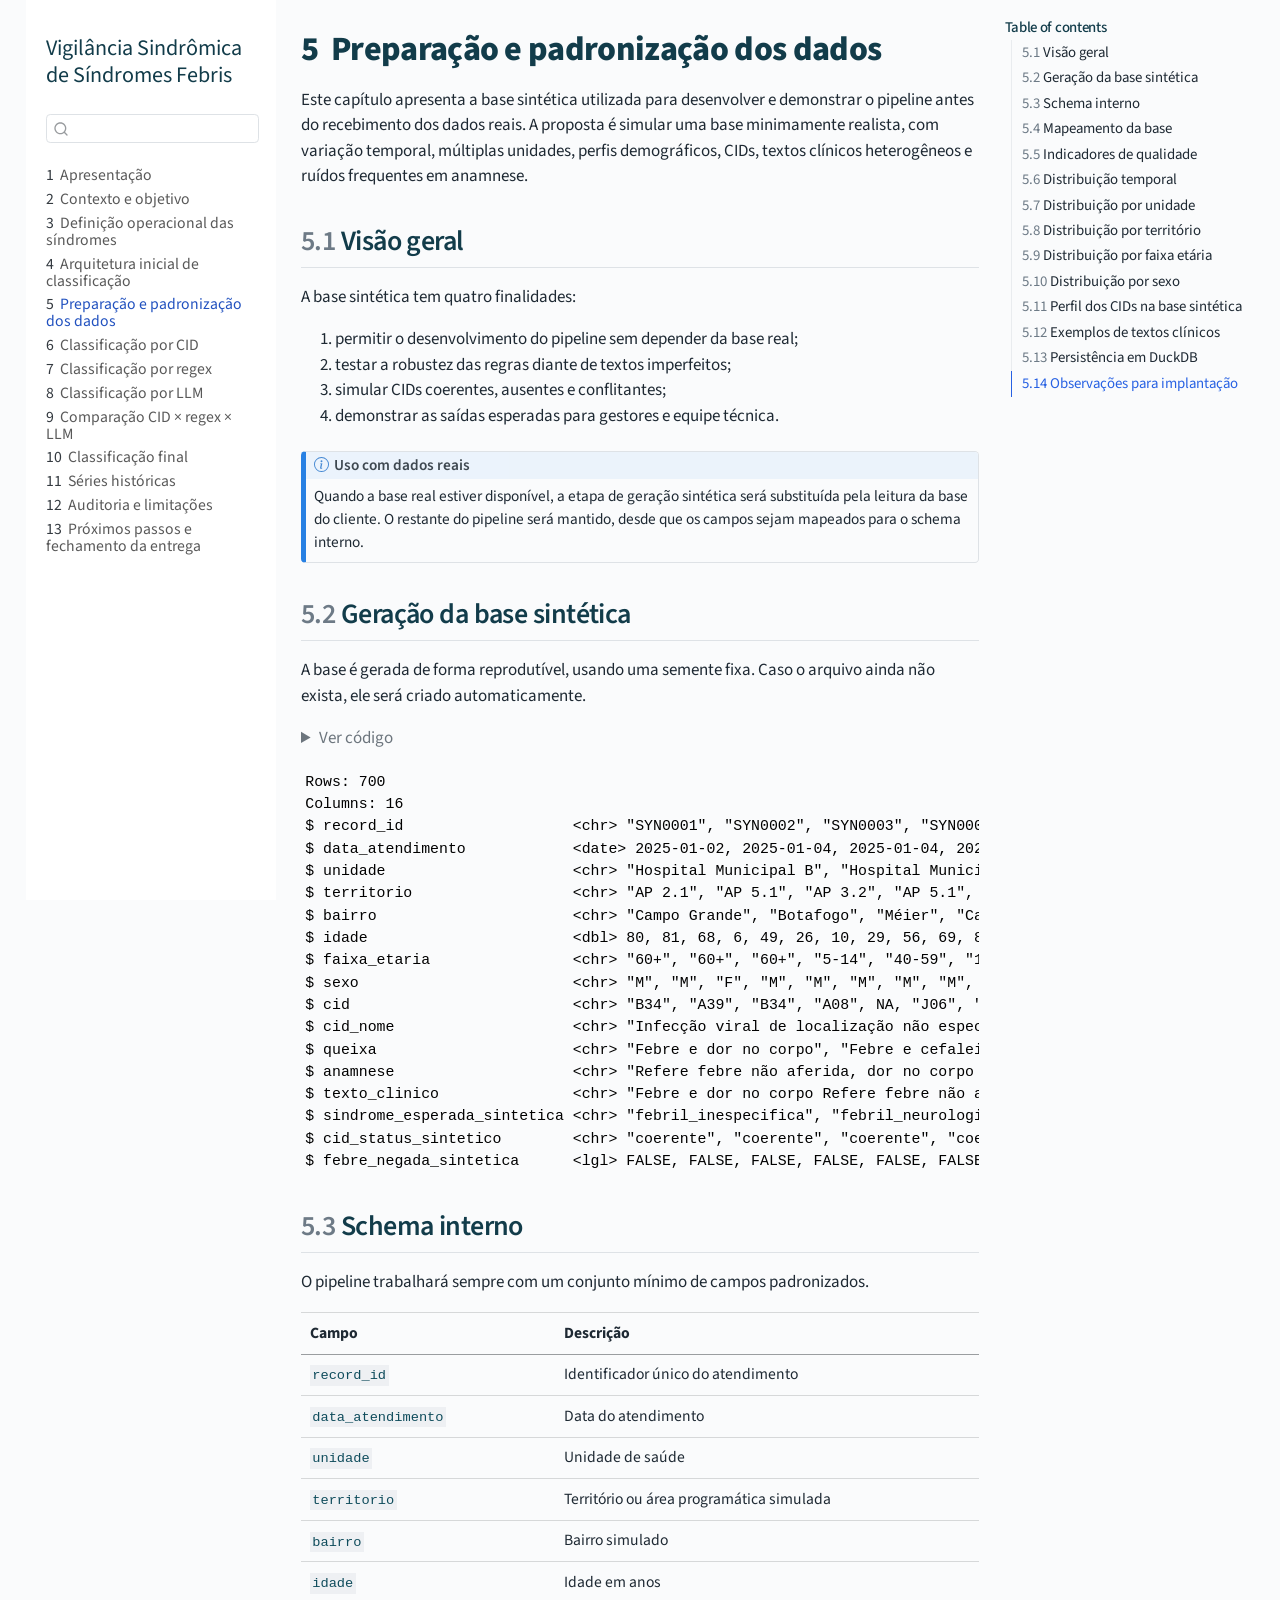
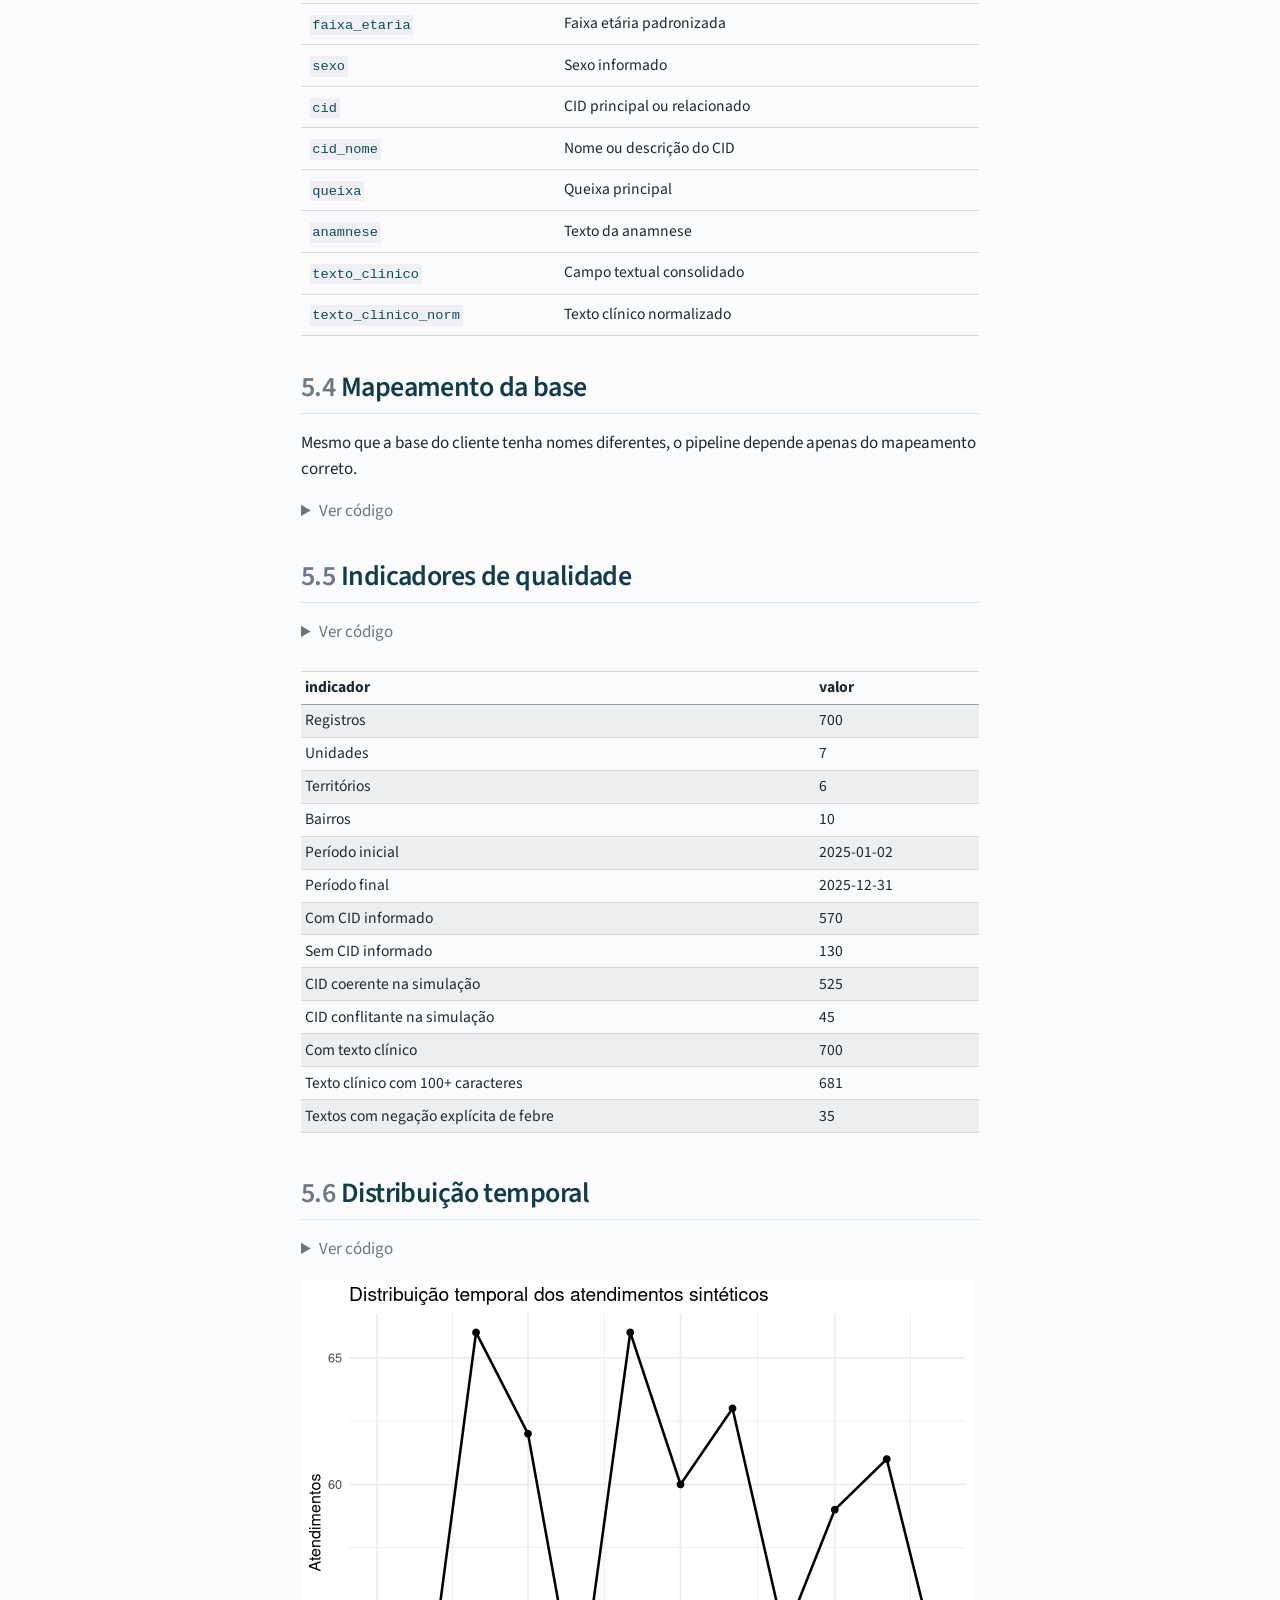
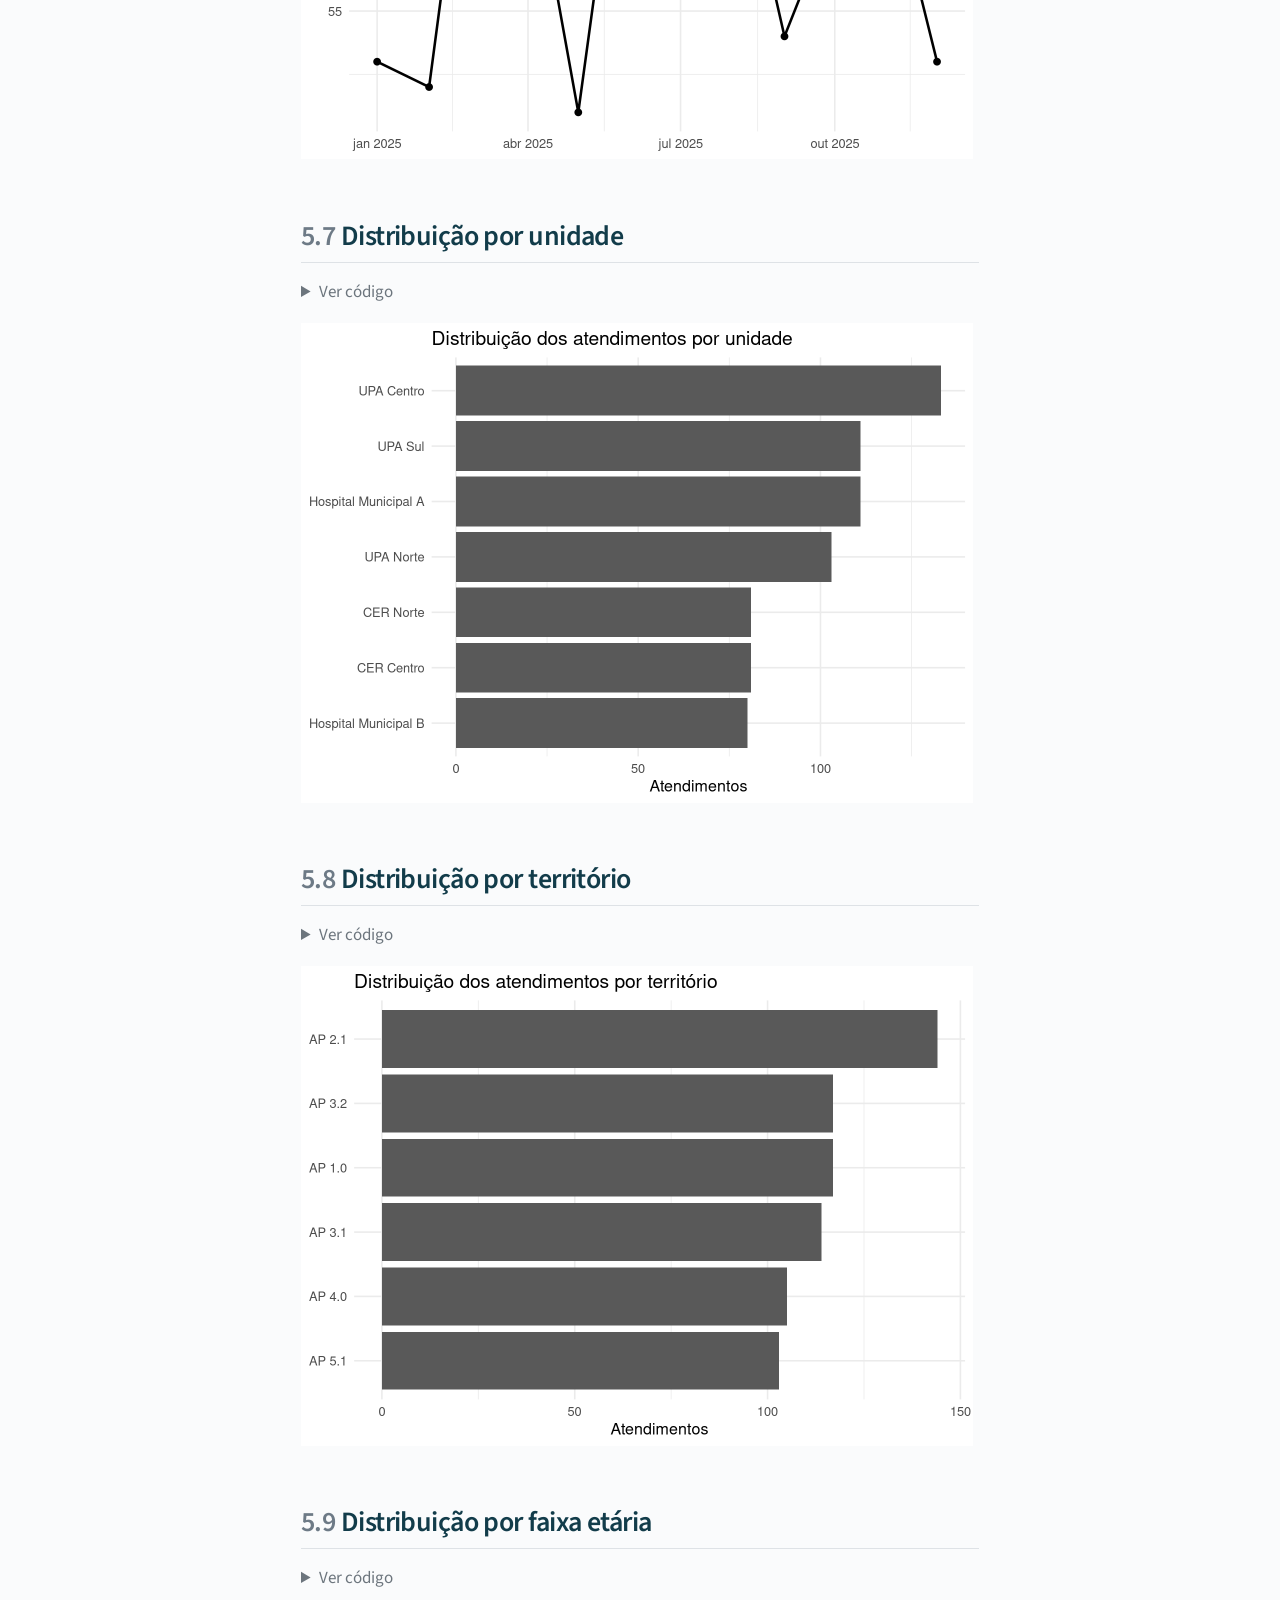
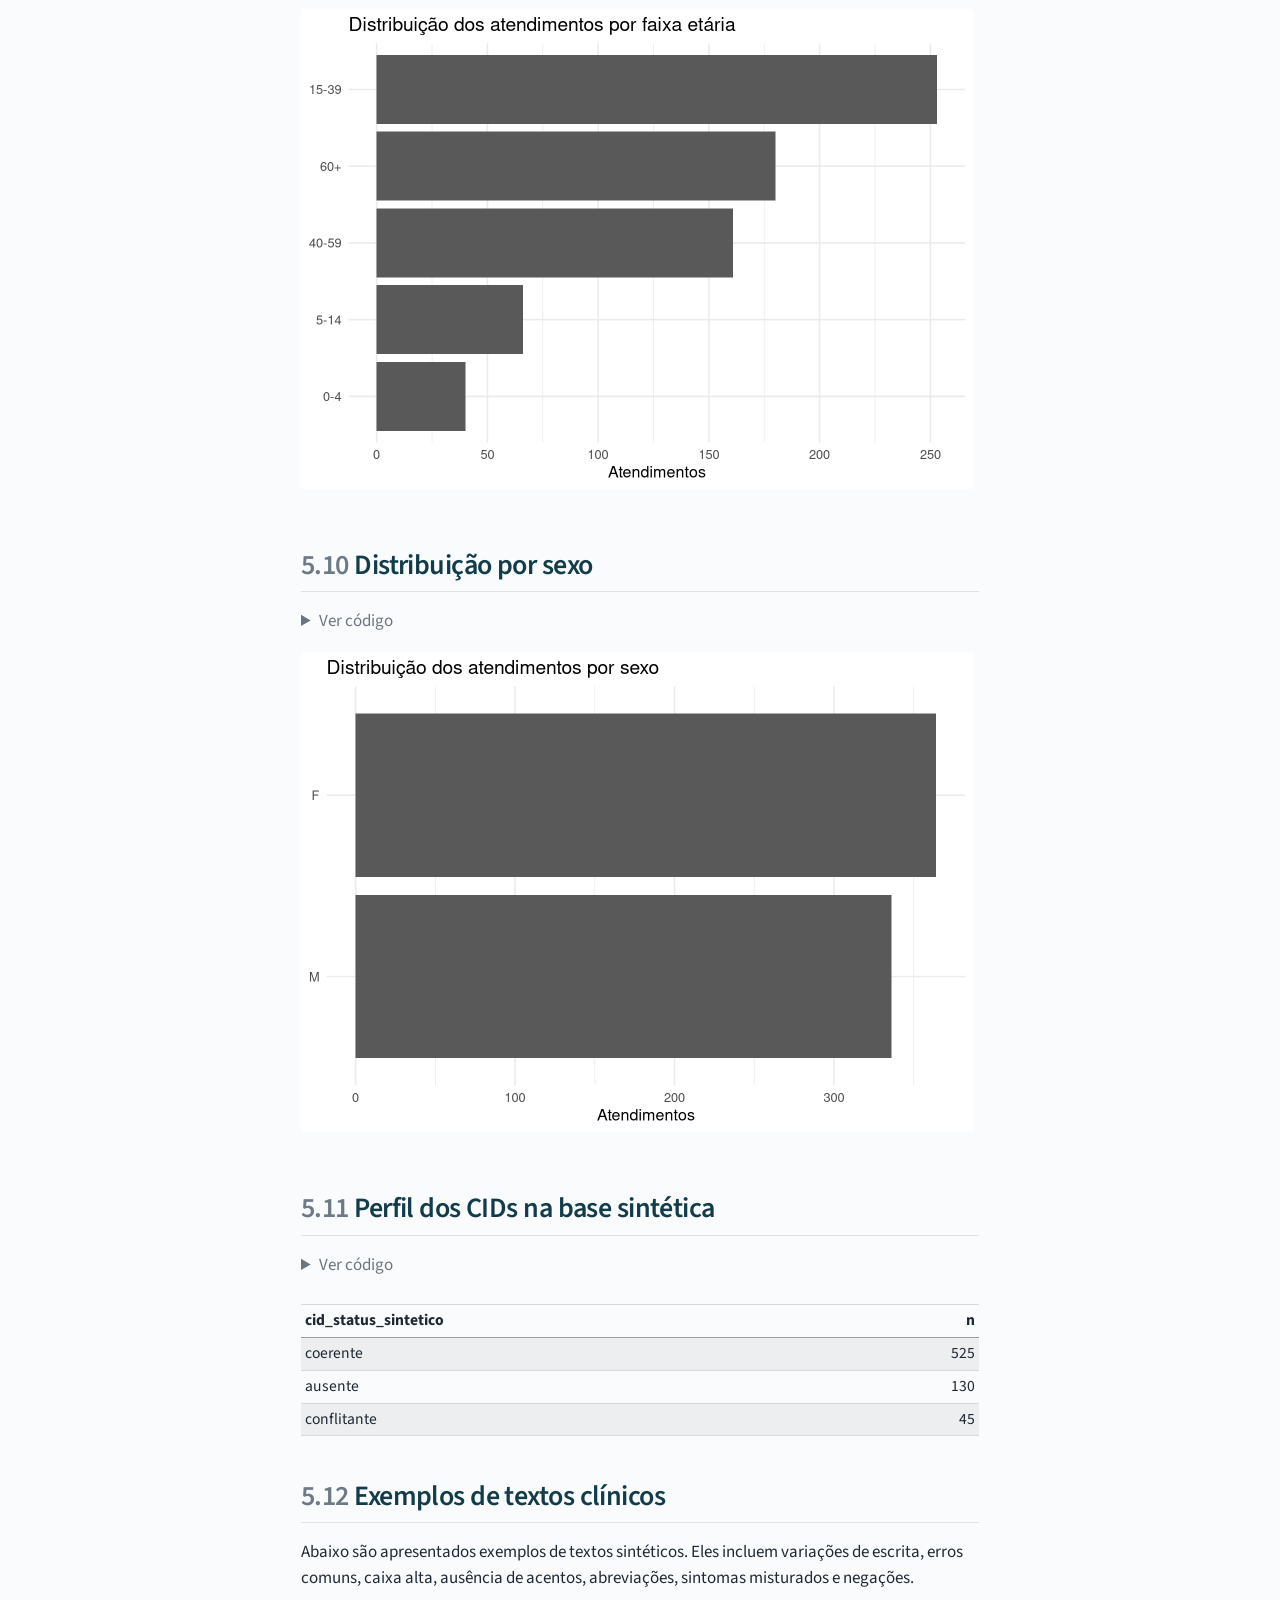
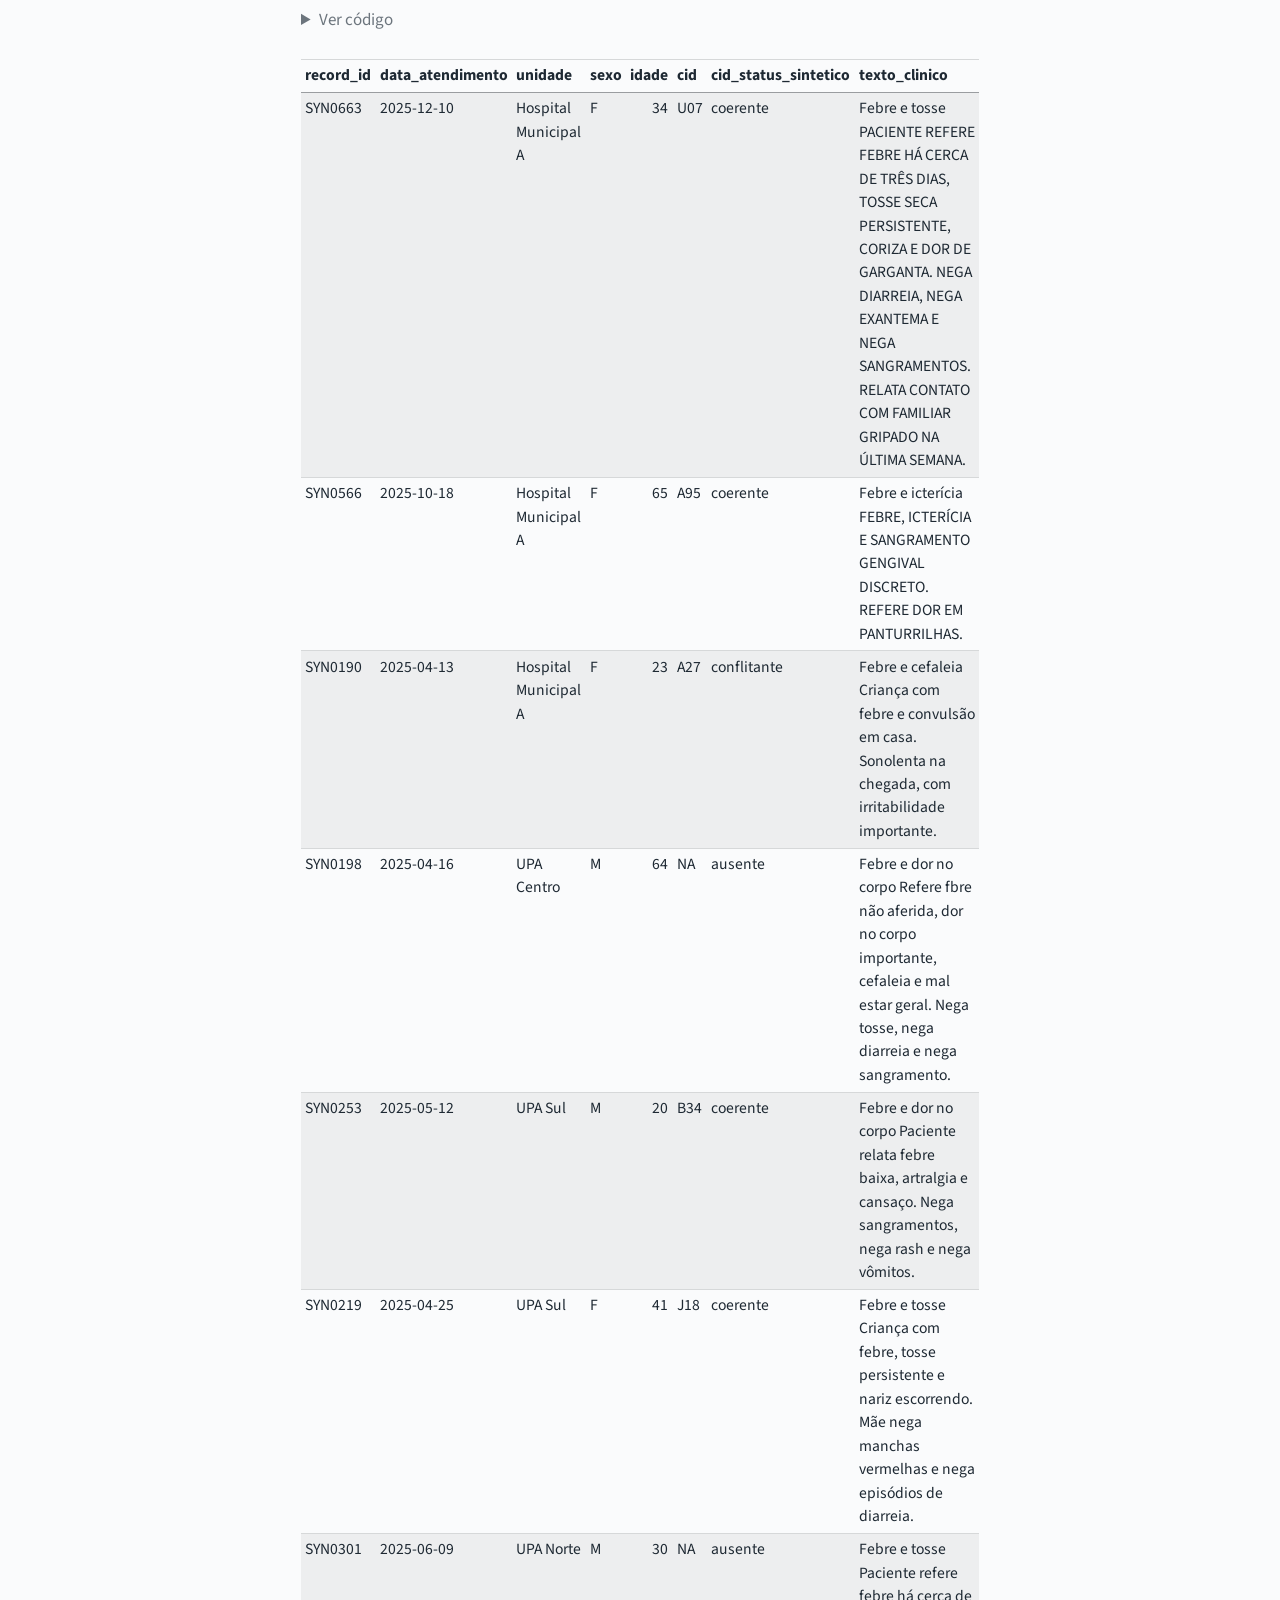
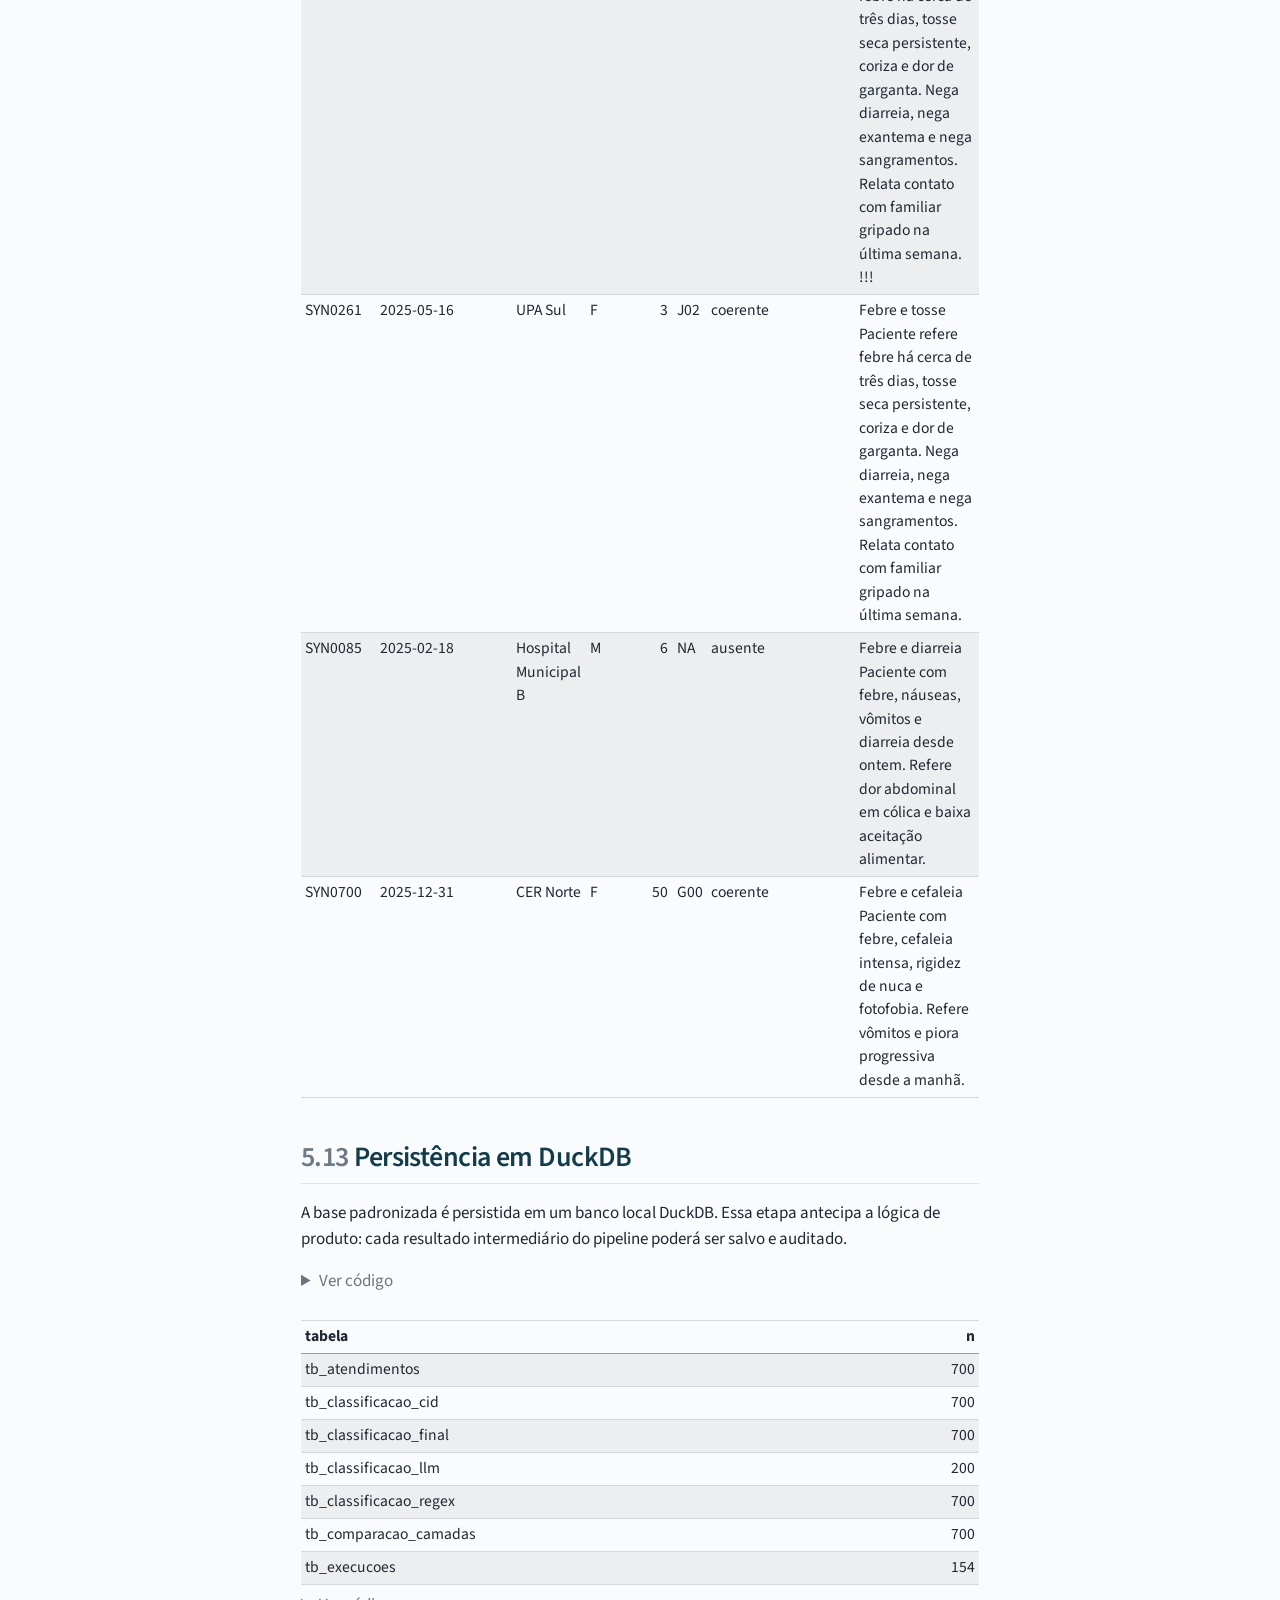
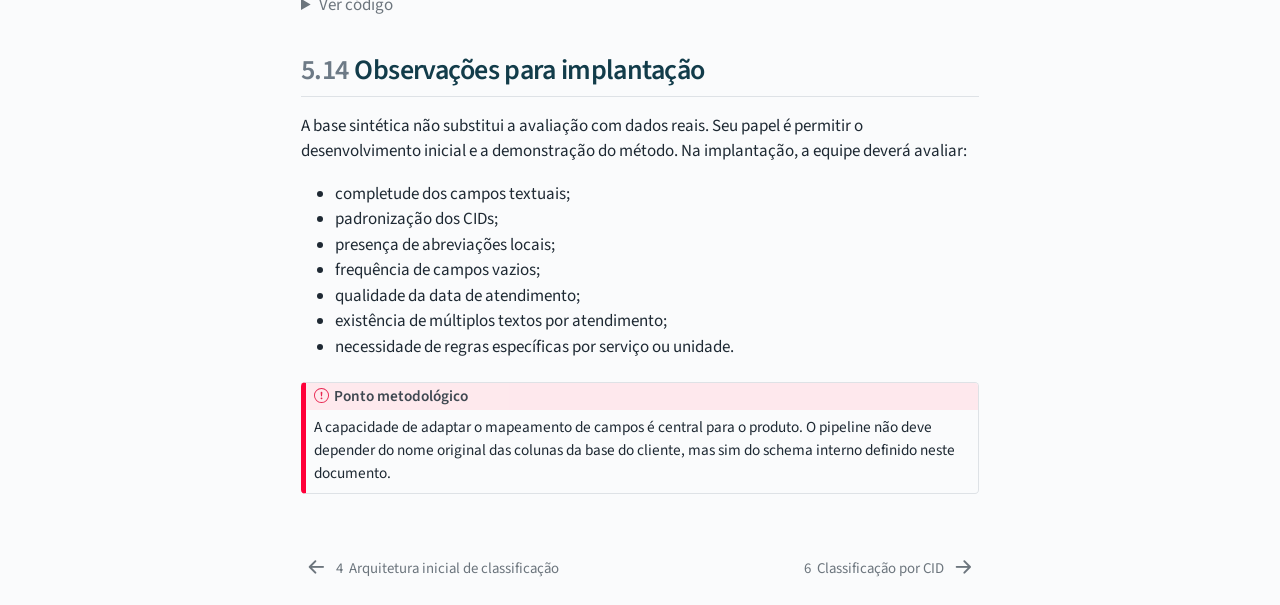
<file: _book/04-preparacao-dados.html>
<!DOCTYPE html>
<html xmlns="http://www.w3.org/1999/xhtml" lang="en" xml:lang="en"><head>

<meta charset="utf-8">
<meta name="generator" content="quarto-1.8.26">

<meta name="viewport" content="width=device-width, initial-scale=1.0, user-scalable=yes">


<title>5&nbsp; Preparação e padronização dos dados – Vigilância Sindrômica de Síndromes Febris</title>
<style>
code{white-space: pre-wrap;}
span.smallcaps{font-variant: small-caps;}
div.columns{display: flex; gap: min(4vw, 1.5em);}
div.column{flex: auto; overflow-x: auto;}
div.hanging-indent{margin-left: 1.5em; text-indent: -1.5em;}
ul.task-list{list-style: none;}
ul.task-list li input[type="checkbox"] {
  width: 0.8em;
  margin: 0 0.8em 0.2em -1em; /* quarto-specific, see https://github.com/quarto-dev/quarto-cli/issues/4556 */ 
  vertical-align: middle;
}
/* CSS for syntax highlighting */
html { -webkit-text-size-adjust: 100%; }
pre > code.sourceCode { white-space: pre; position: relative; }
pre > code.sourceCode > span { display: inline-block; line-height: 1.25; }
pre > code.sourceCode > span:empty { height: 1.2em; }
.sourceCode { overflow: visible; }
code.sourceCode > span { color: inherit; text-decoration: inherit; }
div.sourceCode { margin: 1em 0; }
pre.sourceCode { margin: 0; }
@media screen {
div.sourceCode { overflow: auto; }
}
@media print {
pre > code.sourceCode { white-space: pre-wrap; }
pre > code.sourceCode > span { text-indent: -5em; padding-left: 5em; }
}
pre.numberSource code
  { counter-reset: source-line 0; }
pre.numberSource code > span
  { position: relative; left: -4em; counter-increment: source-line; }
pre.numberSource code > span > a:first-child::before
  { content: counter(source-line);
    position: relative; left: -1em; text-align: right; vertical-align: baseline;
    border: none; display: inline-block;
    -webkit-touch-callout: none; -webkit-user-select: none;
    -khtml-user-select: none; -moz-user-select: none;
    -ms-user-select: none; user-select: none;
    padding: 0 4px; width: 4em;
  }
pre.numberSource { margin-left: 3em;  padding-left: 4px; }
div.sourceCode
  {   }
@media screen {
pre > code.sourceCode > span > a:first-child::before { text-decoration: underline; }
}
</style>


<script src="site_libs/quarto-nav/quarto-nav.js"></script>
<script src="site_libs/quarto-nav/headroom.min.js"></script>
<script src="site_libs/clipboard/clipboard.min.js"></script>
<script src="site_libs/quarto-search/autocomplete.umd.js"></script>
<script src="site_libs/quarto-search/fuse.min.js"></script>
<script src="site_libs/quarto-search/quarto-search.js"></script>
<meta name="quarto:offset" content="./">
<link href="./05-classificacao-cid.html" rel="next">
<link href="./03-arquitetura-classificacao.html" rel="prev">
<script src="site_libs/quarto-html/quarto.js" type="module"></script>
<script src="site_libs/quarto-html/tabsets/tabsets.js" type="module"></script>
<script src="site_libs/quarto-html/axe/axe-check.js" type="module"></script>
<script src="site_libs/quarto-html/popper.min.js"></script>
<script src="site_libs/quarto-html/tippy.umd.min.js"></script>
<script src="site_libs/quarto-html/anchor.min.js"></script>
<link href="site_libs/quarto-html/tippy.css" rel="stylesheet">
<link href="site_libs/quarto-html/quarto-syntax-highlighting-587c61ba64f3a5504c4d52d930310e48.css" rel="stylesheet" id="quarto-text-highlighting-styles">
<script src="site_libs/bootstrap/bootstrap.min.js"></script>
<link href="site_libs/bootstrap/bootstrap-icons.css" rel="stylesheet">
<link href="site_libs/bootstrap/bootstrap-0e03cfb9dbb0624f7d4637f4d44cdad8.min.css" rel="stylesheet" append-hash="true" id="quarto-bootstrap" data-mode="light">
<script id="quarto-search-options" type="application/json">{
  "location": "sidebar",
  "copy-button": false,
  "collapse-after": 3,
  "panel-placement": "start",
  "type": "textbox",
  "limit": 50,
  "keyboard-shortcut": [
    "f",
    "/",
    "s"
  ],
  "show-item-context": false,
  "language": {
    "search-no-results-text": "No results",
    "search-matching-documents-text": "matching documents",
    "search-copy-link-title": "Copy link to search",
    "search-hide-matches-text": "Hide additional matches",
    "search-more-match-text": "more match in this document",
    "search-more-matches-text": "more matches in this document",
    "search-clear-button-title": "Clear",
    "search-text-placeholder": "",
    "search-detached-cancel-button-title": "Cancel",
    "search-submit-button-title": "Submit",
    "search-label": "Search"
  }
}</script>


<link rel="stylesheet" href="assets/styles.css">
</head>

<body class="nav-sidebar floating quarto-light">

<div id="quarto-search-results"></div>
  <header id="quarto-header" class="headroom fixed-top">
  <nav class="quarto-secondary-nav">
    <div class="container-fluid d-flex">
      <button type="button" class="quarto-btn-toggle btn" data-bs-toggle="collapse" role="button" data-bs-target=".quarto-sidebar-collapse-item" aria-controls="quarto-sidebar" aria-expanded="false" aria-label="Toggle sidebar navigation" onclick="if (window.quartoToggleHeadroom) { window.quartoToggleHeadroom(); }">
        <i class="bi bi-layout-text-sidebar-reverse"></i>
      </button>
        <nav class="quarto-page-breadcrumbs" aria-label="breadcrumb"><ol class="breadcrumb"><li class="breadcrumb-item"><a href="./04-preparacao-dados.html"><span class="chapter-number">5</span>&nbsp; <span class="chapter-title">Preparação e padronização dos dados</span></a></li></ol></nav>
        <a class="flex-grow-1" role="navigation" data-bs-toggle="collapse" data-bs-target=".quarto-sidebar-collapse-item" aria-controls="quarto-sidebar" aria-expanded="false" aria-label="Toggle sidebar navigation" onclick="if (window.quartoToggleHeadroom) { window.quartoToggleHeadroom(); }">      
        </a>
      <button type="button" class="btn quarto-search-button" aria-label="Search" onclick="window.quartoOpenSearch();">
        <i class="bi bi-search"></i>
      </button>
    </div>
  </nav>
</header>
<!-- content -->
<div id="quarto-content" class="quarto-container page-columns page-rows-contents page-layout-article">
<!-- sidebar -->
  <nav id="quarto-sidebar" class="sidebar collapse collapse-horizontal quarto-sidebar-collapse-item sidebar-navigation floating overflow-auto">
    <div class="pt-lg-2 mt-2 text-left sidebar-header">
    <div class="sidebar-title mb-0 py-0">
      <a href="./">Vigilância Sindrômica de Síndromes Febris</a> 
    </div>
      </div>
        <div class="mt-2 flex-shrink-0 align-items-center">
        <div class="sidebar-search">
        <div id="quarto-search" class="" title="Search"></div>
        </div>
        </div>
    <div class="sidebar-menu-container"> 
    <ul class="list-unstyled mt-1">
        <li class="sidebar-item">
  <div class="sidebar-item-container"> 
  <a href="./index.html" class="sidebar-item-text sidebar-link">
 <span class="menu-text"><span class="chapter-number">1</span>&nbsp; <span class="chapter-title">Apresentação</span></span></a>
  </div>
</li>
        <li class="sidebar-item">
  <div class="sidebar-item-container"> 
  <a href="./01-contexto.html" class="sidebar-item-text sidebar-link">
 <span class="menu-text"><span class="chapter-number">2</span>&nbsp; <span class="chapter-title">Contexto e objetivo</span></span></a>
  </div>
</li>
        <li class="sidebar-item">
  <div class="sidebar-item-container"> 
  <a href="./02-definicao-sindromes.html" class="sidebar-item-text sidebar-link">
 <span class="menu-text"><span class="chapter-number">3</span>&nbsp; <span class="chapter-title">Definição operacional das síndromes</span></span></a>
  </div>
</li>
        <li class="sidebar-item">
  <div class="sidebar-item-container"> 
  <a href="./03-arquitetura-classificacao.html" class="sidebar-item-text sidebar-link">
 <span class="menu-text"><span class="chapter-number">4</span>&nbsp; <span class="chapter-title">Arquitetura inicial de classificação</span></span></a>
  </div>
</li>
        <li class="sidebar-item">
  <div class="sidebar-item-container"> 
  <a href="./04-preparacao-dados.html" class="sidebar-item-text sidebar-link active">
 <span class="menu-text"><span class="chapter-number">5</span>&nbsp; <span class="chapter-title">Preparação e padronização dos dados</span></span></a>
  </div>
</li>
        <li class="sidebar-item">
  <div class="sidebar-item-container"> 
  <a href="./05-classificacao-cid.html" class="sidebar-item-text sidebar-link">
 <span class="menu-text"><span class="chapter-number">6</span>&nbsp; <span class="chapter-title">Classificação por CID</span></span></a>
  </div>
</li>
        <li class="sidebar-item">
  <div class="sidebar-item-container"> 
  <a href="./06-classificacao-regex.html" class="sidebar-item-text sidebar-link">
 <span class="menu-text"><span class="chapter-number">7</span>&nbsp; <span class="chapter-title">Classificação por regex</span></span></a>
  </div>
</li>
        <li class="sidebar-item">
  <div class="sidebar-item-container"> 
  <a href="./07-classificacao-llm.html" class="sidebar-item-text sidebar-link">
 <span class="menu-text"><span class="chapter-number">8</span>&nbsp; <span class="chapter-title">Classificação por LLM</span></span></a>
  </div>
</li>
        <li class="sidebar-item">
  <div class="sidebar-item-container"> 
  <a href="./08-comparacao-cid-regex-llm.html" class="sidebar-item-text sidebar-link">
 <span class="menu-text"><span class="chapter-number">9</span>&nbsp; <span class="chapter-title">Comparação CID × regex × LLM</span></span></a>
  </div>
</li>
        <li class="sidebar-item">
  <div class="sidebar-item-container"> 
  <a href="./09-classificacao-final.html" class="sidebar-item-text sidebar-link">
 <span class="menu-text"><span class="chapter-number">10</span>&nbsp; <span class="chapter-title">Classificação final</span></span></a>
  </div>
</li>
        <li class="sidebar-item">
  <div class="sidebar-item-container"> 
  <a href="./10-series-historicas.html" class="sidebar-item-text sidebar-link">
 <span class="menu-text"><span class="chapter-number">11</span>&nbsp; <span class="chapter-title">Séries históricas</span></span></a>
  </div>
</li>
        <li class="sidebar-item">
  <div class="sidebar-item-container"> 
  <a href="./11-auditoria-limitacoes.html" class="sidebar-item-text sidebar-link">
 <span class="menu-text"><span class="chapter-number">12</span>&nbsp; <span class="chapter-title">Auditoria e limitações</span></span></a>
  </div>
</li>
        <li class="sidebar-item">
  <div class="sidebar-item-container"> 
  <a href="./12-proximos-passos-produto.html" class="sidebar-item-text sidebar-link">
 <span class="menu-text"><span class="chapter-number">13</span>&nbsp; <span class="chapter-title">Próximos passos e fechamento da entrega</span></span></a>
  </div>
</li>
    </ul>
    </div>
</nav>
<div id="quarto-sidebar-glass" class="quarto-sidebar-collapse-item" data-bs-toggle="collapse" data-bs-target=".quarto-sidebar-collapse-item"></div>
<!-- margin-sidebar -->
    <div id="quarto-margin-sidebar" class="sidebar margin-sidebar">
        <nav id="TOC" role="doc-toc" class="toc-active">
    <h2 id="toc-title">Table of contents</h2>
   
  <ul>
  <li><a href="#visão-geral" id="toc-visão-geral" class="nav-link active" data-scroll-target="#visão-geral"><span class="header-section-number">5.1</span> Visão geral</a></li>
  <li><a href="#geração-da-base-sintética" id="toc-geração-da-base-sintética" class="nav-link" data-scroll-target="#geração-da-base-sintética"><span class="header-section-number">5.2</span> Geração da base sintética</a></li>
  <li><a href="#schema-interno" id="toc-schema-interno" class="nav-link" data-scroll-target="#schema-interno"><span class="header-section-number">5.3</span> Schema interno</a></li>
  <li><a href="#mapeamento-da-base" id="toc-mapeamento-da-base" class="nav-link" data-scroll-target="#mapeamento-da-base"><span class="header-section-number">5.4</span> Mapeamento da base</a></li>
  <li><a href="#indicadores-de-qualidade" id="toc-indicadores-de-qualidade" class="nav-link" data-scroll-target="#indicadores-de-qualidade"><span class="header-section-number">5.5</span> Indicadores de qualidade</a></li>
  <li><a href="#distribuição-temporal" id="toc-distribuição-temporal" class="nav-link" data-scroll-target="#distribuição-temporal"><span class="header-section-number">5.6</span> Distribuição temporal</a></li>
  <li><a href="#distribuição-por-unidade" id="toc-distribuição-por-unidade" class="nav-link" data-scroll-target="#distribuição-por-unidade"><span class="header-section-number">5.7</span> Distribuição por unidade</a></li>
  <li><a href="#distribuição-por-território" id="toc-distribuição-por-território" class="nav-link" data-scroll-target="#distribuição-por-território"><span class="header-section-number">5.8</span> Distribuição por território</a></li>
  <li><a href="#distribuição-por-faixa-etária" id="toc-distribuição-por-faixa-etária" class="nav-link" data-scroll-target="#distribuição-por-faixa-etária"><span class="header-section-number">5.9</span> Distribuição por faixa etária</a></li>
  <li><a href="#distribuição-por-sexo" id="toc-distribuição-por-sexo" class="nav-link" data-scroll-target="#distribuição-por-sexo"><span class="header-section-number">5.10</span> Distribuição por sexo</a></li>
  <li><a href="#perfil-dos-cids-na-base-sintética" id="toc-perfil-dos-cids-na-base-sintética" class="nav-link" data-scroll-target="#perfil-dos-cids-na-base-sintética"><span class="header-section-number">5.11</span> Perfil dos CIDs na base sintética</a></li>
  <li><a href="#exemplos-de-textos-clínicos" id="toc-exemplos-de-textos-clínicos" class="nav-link" data-scroll-target="#exemplos-de-textos-clínicos"><span class="header-section-number">5.12</span> Exemplos de textos clínicos</a></li>
  <li><a href="#persistência-em-duckdb" id="toc-persistência-em-duckdb" class="nav-link" data-scroll-target="#persistência-em-duckdb"><span class="header-section-number">5.13</span> Persistência em DuckDB</a></li>
  <li><a href="#observações-para-implantação" id="toc-observações-para-implantação" class="nav-link" data-scroll-target="#observações-para-implantação"><span class="header-section-number">5.14</span> Observações para implantação</a></li>
  </ul>
</nav>
    </div>
<!-- main -->
<main class="content" id="quarto-document-content">

<header id="title-block-header" class="quarto-title-block default">
<div class="quarto-title">
<h1 class="title"><span class="chapter-number">5</span>&nbsp; <span class="chapter-title">Preparação e padronização dos dados</span></h1>
</div>



<div class="quarto-title-meta">

    
  
    
  </div>
  


</header>


<p>Este capítulo apresenta a base sintética utilizada para desenvolver e demonstrar o pipeline antes do recebimento dos dados reais. A proposta é simular uma base minimamente realista, com variação temporal, múltiplas unidades, perfis demográficos, CIDs, textos clínicos heterogêneos e ruídos frequentes em anamnese.</p>
<section id="visão-geral" class="level2" data-number="5.1">
<h2 data-number="5.1" class="anchored" data-anchor-id="visão-geral"><span class="header-section-number">5.1</span> Visão geral</h2>
<p>A base sintética tem quatro finalidades:</p>
<ol type="1">
<li>permitir o desenvolvimento do pipeline sem depender da base real;</li>
<li>testar a robustez das regras diante de textos imperfeitos;</li>
<li>simular CIDs coerentes, ausentes e conflitantes;</li>
<li>demonstrar as saídas esperadas para gestores e equipe técnica.</li>
</ol>
<div class="callout callout-style-default callout-note callout-titled">
<div class="callout-header d-flex align-content-center">
<div class="callout-icon-container">
<i class="callout-icon"></i>
</div>
<div class="callout-title-container flex-fill">
<span class="screen-reader-only">Note</span>Uso com dados reais
</div>
</div>
<div class="callout-body-container callout-body">
<p>Quando a base real estiver disponível, a etapa de geração sintética será substituída pela leitura da base do cliente. O restante do pipeline será mantido, desde que os campos sejam mapeados para o schema interno.</p>
</div>
</div>
</section>
<section id="geração-da-base-sintética" class="level2" data-number="5.2">
<h2 data-number="5.2" class="anchored" data-anchor-id="geração-da-base-sintética"><span class="header-section-number">5.2</span> Geração da base sintética</h2>
<p>A base é gerada de forma reprodutível, usando uma semente fixa. Caso o arquivo ainda não exista, ele será criado automaticamente.</p>
<div class="cell">
<details class="code-fold">
<summary>Ver código</summary>
<div class="code-copy-outer-scaffold"><div class="sourceCode cell-code" id="cb1"><pre class="sourceCode r code-with-copy"><code class="sourceCode r"><span id="cb1-1"><a href="#cb1-1" aria-hidden="true" tabindex="-1"></a><span class="cf">if</span> (<span class="sc">!</span><span class="fu">file.exists</span>(<span class="st">"data/atendimentos_sinteticos.csv"</span>)) {</span>
<span id="cb1-2"><a href="#cb1-2" aria-hidden="true" tabindex="-1"></a>  <span class="fu">save_synthetic_attendances</span>(</span>
<span id="cb1-3"><a href="#cb1-3" aria-hidden="true" tabindex="-1"></a>    <span class="at">path =</span> <span class="st">"data/atendimentos_sinteticos.csv"</span>,</span>
<span id="cb1-4"><a href="#cb1-4" aria-hidden="true" tabindex="-1"></a>    <span class="at">n =</span> <span class="dv">700</span>,</span>
<span id="cb1-5"><a href="#cb1-5" aria-hidden="true" tabindex="-1"></a>    <span class="at">seed =</span> <span class="dv">123</span></span>
<span id="cb1-6"><a href="#cb1-6" aria-hidden="true" tabindex="-1"></a>  )</span>
<span id="cb1-7"><a href="#cb1-7" aria-hidden="true" tabindex="-1"></a>}</span>
<span id="cb1-8"><a href="#cb1-8" aria-hidden="true" tabindex="-1"></a></span>
<span id="cb1-9"><a href="#cb1-9" aria-hidden="true" tabindex="-1"></a>dados_raw <span class="ot">&lt;-</span> readr<span class="sc">::</span><span class="fu">read_csv</span>(</span>
<span id="cb1-10"><a href="#cb1-10" aria-hidden="true" tabindex="-1"></a>  <span class="st">"data/atendimentos_sinteticos.csv"</span>,</span>
<span id="cb1-11"><a href="#cb1-11" aria-hidden="true" tabindex="-1"></a>  <span class="at">show_col_types =</span> <span class="cn">FALSE</span></span>
<span id="cb1-12"><a href="#cb1-12" aria-hidden="true" tabindex="-1"></a>)</span>
<span id="cb1-13"><a href="#cb1-13" aria-hidden="true" tabindex="-1"></a></span>
<span id="cb1-14"><a href="#cb1-14" aria-hidden="true" tabindex="-1"></a>dplyr<span class="sc">::</span><span class="fu">glimpse</span>(dados_raw)</span></code></pre></div><button title="Copy to Clipboard" class="code-copy-button"><i class="bi"></i></button></div>
</details>
<div class="cell-output cell-output-stdout">
<pre><code>Rows: 700
Columns: 16
$ record_id                   &lt;chr&gt; "SYN0001", "SYN0002", "SYN0003", "SYN0004"…
$ data_atendimento            &lt;date&gt; 2025-01-02, 2025-01-04, 2025-01-04, 2025-…
$ unidade                     &lt;chr&gt; "Hospital Municipal B", "Hospital Municipa…
$ territorio                  &lt;chr&gt; "AP 2.1", "AP 5.1", "AP 3.2", "AP 5.1", "A…
$ bairro                      &lt;chr&gt; "Campo Grande", "Botafogo", "Méier", "Camp…
$ idade                       &lt;dbl&gt; 80, 81, 68, 6, 49, 26, 10, 29, 56, 69, 80,…
$ faixa_etaria                &lt;chr&gt; "60+", "60+", "60+", "5-14", "40-59", "15-…
$ sexo                        &lt;chr&gt; "M", "M", "F", "M", "M", "M", "M", "M", "F…
$ cid                         &lt;chr&gt; "B34", "A39", "B34", "A08", NA, "J06", "A0…
$ cid_nome                    &lt;chr&gt; "Infecção viral de localização não especif…
$ queixa                      &lt;chr&gt; "Febre e dor no corpo", "Febre e cefaleia"…
$ anamnese                    &lt;chr&gt; "Refere febre não aferida, dor no corpo im…
$ texto_clinico               &lt;chr&gt; "Febre e dor no corpo Refere febre não afe…
$ sindrome_esperada_sintetica &lt;chr&gt; "febril_inespecifica", "febril_neurologica…
$ cid_status_sintetico        &lt;chr&gt; "coerente", "coerente", "coerente", "coere…
$ febre_negada_sintetica      &lt;lgl&gt; FALSE, FALSE, FALSE, FALSE, FALSE, FALSE, …</code></pre>
</div>
</div>
</section>
<section id="schema-interno" class="level2" data-number="5.3">
<h2 data-number="5.3" class="anchored" data-anchor-id="schema-interno"><span class="header-section-number">5.3</span> Schema interno</h2>
<p>O pipeline trabalhará sempre com um conjunto mínimo de campos padronizados.</p>
<table class="caption-top table">
<thead>
<tr class="header">
<th>Campo</th>
<th>Descrição</th>
</tr>
</thead>
<tbody>
<tr class="odd">
<td><code>record_id</code></td>
<td>Identificador único do atendimento</td>
</tr>
<tr class="even">
<td><code>data_atendimento</code></td>
<td>Data do atendimento</td>
</tr>
<tr class="odd">
<td><code>unidade</code></td>
<td>Unidade de saúde</td>
</tr>
<tr class="even">
<td><code>territorio</code></td>
<td>Território ou área programática simulada</td>
</tr>
<tr class="odd">
<td><code>bairro</code></td>
<td>Bairro simulado</td>
</tr>
<tr class="even">
<td><code>idade</code></td>
<td>Idade em anos</td>
</tr>
<tr class="odd">
<td><code>faixa_etaria</code></td>
<td>Faixa etária padronizada</td>
</tr>
<tr class="even">
<td><code>sexo</code></td>
<td>Sexo informado</td>
</tr>
<tr class="odd">
<td><code>cid</code></td>
<td>CID principal ou relacionado</td>
</tr>
<tr class="even">
<td><code>cid_nome</code></td>
<td>Nome ou descrição do CID</td>
</tr>
<tr class="odd">
<td><code>queixa</code></td>
<td>Queixa principal</td>
</tr>
<tr class="even">
<td><code>anamnese</code></td>
<td>Texto da anamnese</td>
</tr>
<tr class="odd">
<td><code>texto_clinico</code></td>
<td>Campo textual consolidado</td>
</tr>
<tr class="even">
<td><code>texto_clinico_norm</code></td>
<td>Texto clínico normalizado</td>
</tr>
</tbody>
</table>
</section>
<section id="mapeamento-da-base" class="level2" data-number="5.4">
<h2 data-number="5.4" class="anchored" data-anchor-id="mapeamento-da-base"><span class="header-section-number">5.4</span> Mapeamento da base</h2>
<p>Mesmo que a base do cliente tenha nomes diferentes, o pipeline depende apenas do mapeamento correto.</p>
<div class="cell">
<details class="code-fold">
<summary>Ver código</summary>
<div class="code-copy-outer-scaffold"><div class="sourceCode cell-code" id="cb3"><pre class="sourceCode r code-with-copy"><code class="sourceCode r"><span id="cb3-1"><a href="#cb3-1" aria-hidden="true" tabindex="-1"></a>mapping_sintetico <span class="ot">&lt;-</span> <span class="fu">list</span>(</span>
<span id="cb3-2"><a href="#cb3-2" aria-hidden="true" tabindex="-1"></a>  <span class="at">record_id =</span> <span class="st">"record_id"</span>,</span>
<span id="cb3-3"><a href="#cb3-3" aria-hidden="true" tabindex="-1"></a>  <span class="at">data_atendimento =</span> <span class="st">"data_atendimento"</span>,</span>
<span id="cb3-4"><a href="#cb3-4" aria-hidden="true" tabindex="-1"></a>  <span class="at">unidade =</span> <span class="st">"unidade"</span>,</span>
<span id="cb3-5"><a href="#cb3-5" aria-hidden="true" tabindex="-1"></a>  <span class="at">idade =</span> <span class="st">"idade"</span>,</span>
<span id="cb3-6"><a href="#cb3-6" aria-hidden="true" tabindex="-1"></a>  <span class="at">sexo =</span> <span class="st">"sexo"</span>,</span>
<span id="cb3-7"><a href="#cb3-7" aria-hidden="true" tabindex="-1"></a>  <span class="at">cid =</span> <span class="st">"cid"</span>,</span>
<span id="cb3-8"><a href="#cb3-8" aria-hidden="true" tabindex="-1"></a>  <span class="at">queixa =</span> <span class="st">"queixa"</span>,</span>
<span id="cb3-9"><a href="#cb3-9" aria-hidden="true" tabindex="-1"></a>  <span class="at">anamnese =</span> <span class="st">"anamnese"</span></span>
<span id="cb3-10"><a href="#cb3-10" aria-hidden="true" tabindex="-1"></a>)</span>
<span id="cb3-11"><a href="#cb3-11" aria-hidden="true" tabindex="-1"></a></span>
<span id="cb3-12"><a href="#cb3-12" aria-hidden="true" tabindex="-1"></a>dados <span class="ot">&lt;-</span> <span class="fu">normalize_input_data</span>(</span>
<span id="cb3-13"><a href="#cb3-13" aria-hidden="true" tabindex="-1"></a>  <span class="at">df =</span> dados_raw,</span>
<span id="cb3-14"><a href="#cb3-14" aria-hidden="true" tabindex="-1"></a>  <span class="at">mapping =</span> mapping_sintetico</span>
<span id="cb3-15"><a href="#cb3-15" aria-hidden="true" tabindex="-1"></a>)</span>
<span id="cb3-16"><a href="#cb3-16" aria-hidden="true" tabindex="-1"></a></span>
<span id="cb3-17"><a href="#cb3-17" aria-hidden="true" tabindex="-1"></a>dados <span class="ot">&lt;-</span> dados <span class="sc">|&gt;</span></span>
<span id="cb3-18"><a href="#cb3-18" aria-hidden="true" tabindex="-1"></a>  dplyr<span class="sc">::</span><span class="fu">left_join</span>(</span>
<span id="cb3-19"><a href="#cb3-19" aria-hidden="true" tabindex="-1"></a>    dados_raw <span class="sc">|&gt;</span></span>
<span id="cb3-20"><a href="#cb3-20" aria-hidden="true" tabindex="-1"></a>      dplyr<span class="sc">::</span><span class="fu">select</span>(</span>
<span id="cb3-21"><a href="#cb3-21" aria-hidden="true" tabindex="-1"></a>        record_id,</span>
<span id="cb3-22"><a href="#cb3-22" aria-hidden="true" tabindex="-1"></a>        territorio,</span>
<span id="cb3-23"><a href="#cb3-23" aria-hidden="true" tabindex="-1"></a>        bairro,</span>
<span id="cb3-24"><a href="#cb3-24" aria-hidden="true" tabindex="-1"></a>        cid_nome,</span>
<span id="cb3-25"><a href="#cb3-25" aria-hidden="true" tabindex="-1"></a>        sindrome_esperada_sintetica,</span>
<span id="cb3-26"><a href="#cb3-26" aria-hidden="true" tabindex="-1"></a>        cid_status_sintetico,</span>
<span id="cb3-27"><a href="#cb3-27" aria-hidden="true" tabindex="-1"></a>        febre_negada_sintetica</span>
<span id="cb3-28"><a href="#cb3-28" aria-hidden="true" tabindex="-1"></a>      ),</span>
<span id="cb3-29"><a href="#cb3-29" aria-hidden="true" tabindex="-1"></a>    <span class="at">by =</span> <span class="st">"record_id"</span></span>
<span id="cb3-30"><a href="#cb3-30" aria-hidden="true" tabindex="-1"></a>  )</span></code></pre></div><button title="Copy to Clipboard" class="code-copy-button"><i class="bi"></i></button></div>
</details>
</div>
</section>
<section id="indicadores-de-qualidade" class="level2" data-number="5.5">
<h2 data-number="5.5" class="anchored" data-anchor-id="indicadores-de-qualidade"><span class="header-section-number">5.5</span> Indicadores de qualidade</h2>
<div class="cell">
<details class="code-fold">
<summary>Ver código</summary>
<div class="code-copy-outer-scaffold"><div class="sourceCode cell-code" id="cb4"><pre class="sourceCode r code-with-copy"><code class="sourceCode r"><span id="cb4-1"><a href="#cb4-1" aria-hidden="true" tabindex="-1"></a><span class="fu">summarise_data_quality</span>(dados) <span class="sc">|&gt;</span></span>
<span id="cb4-2"><a href="#cb4-2" aria-hidden="true" tabindex="-1"></a>  knitr<span class="sc">::</span><span class="fu">kable</span>()</span></code></pre></div><button title="Copy to Clipboard" class="code-copy-button"><i class="bi"></i></button></div>
</details>
<div class="cell-output-display">
<table class="caption-top table table-sm table-striped small">
<thead>
<tr class="header">
<th style="text-align: left;">indicador</th>
<th style="text-align: left;">valor</th>
</tr>
</thead>
<tbody>
<tr class="odd">
<td style="text-align: left;">Registros</td>
<td style="text-align: left;">700</td>
</tr>
<tr class="even">
<td style="text-align: left;">Unidades</td>
<td style="text-align: left;">7</td>
</tr>
<tr class="odd">
<td style="text-align: left;">Territórios</td>
<td style="text-align: left;">6</td>
</tr>
<tr class="even">
<td style="text-align: left;">Bairros</td>
<td style="text-align: left;">10</td>
</tr>
<tr class="odd">
<td style="text-align: left;">Período inicial</td>
<td style="text-align: left;">2025-01-02</td>
</tr>
<tr class="even">
<td style="text-align: left;">Período final</td>
<td style="text-align: left;">2025-12-31</td>
</tr>
<tr class="odd">
<td style="text-align: left;">Com CID informado</td>
<td style="text-align: left;">570</td>
</tr>
<tr class="even">
<td style="text-align: left;">Sem CID informado</td>
<td style="text-align: left;">130</td>
</tr>
<tr class="odd">
<td style="text-align: left;">CID coerente na simulação</td>
<td style="text-align: left;">525</td>
</tr>
<tr class="even">
<td style="text-align: left;">CID conflitante na simulação</td>
<td style="text-align: left;">45</td>
</tr>
<tr class="odd">
<td style="text-align: left;">Com texto clínico</td>
<td style="text-align: left;">700</td>
</tr>
<tr class="even">
<td style="text-align: left;">Texto clínico com 100+ caracteres</td>
<td style="text-align: left;">681</td>
</tr>
<tr class="odd">
<td style="text-align: left;">Textos com negação explícita de febre</td>
<td style="text-align: left;">35</td>
</tr>
</tbody>
</table>
</div>
</div>
</section>
<section id="distribuição-temporal" class="level2" data-number="5.6">
<h2 data-number="5.6" class="anchored" data-anchor-id="distribuição-temporal"><span class="header-section-number">5.6</span> Distribuição temporal</h2>
<div class="cell">
<details class="code-fold">
<summary>Ver código</summary>
<div class="code-copy-outer-scaffold"><div class="sourceCode cell-code" id="cb5"><pre class="sourceCode r code-with-copy"><code class="sourceCode r"><span id="cb5-1"><a href="#cb5-1" aria-hidden="true" tabindex="-1"></a><span class="fu">plot_temporal_distribution</span>(dados)</span></code></pre></div><button title="Copy to Clipboard" class="code-copy-button"><i class="bi"></i></button></div>
</details>
<div class="cell-output-display">
<div>
<figure class="figure">
<p><img src="04-preparacao-dados_files/figure-html/unnamed-chunk-5-1.png" class="img-fluid figure-img" width="672"></p>
</figure>
</div>
</div>
</div>
</section>
<section id="distribuição-por-unidade" class="level2" data-number="5.7">
<h2 data-number="5.7" class="anchored" data-anchor-id="distribuição-por-unidade"><span class="header-section-number">5.7</span> Distribuição por unidade</h2>
<div class="cell">
<details class="code-fold">
<summary>Ver código</summary>
<div class="code-copy-outer-scaffold"><div class="sourceCode cell-code" id="cb6"><pre class="sourceCode r code-with-copy"><code class="sourceCode r"><span id="cb6-1"><a href="#cb6-1" aria-hidden="true" tabindex="-1"></a><span class="fu">plot_bar_distribution</span>(</span>
<span id="cb6-2"><a href="#cb6-2" aria-hidden="true" tabindex="-1"></a>  dados,</span>
<span id="cb6-3"><a href="#cb6-3" aria-hidden="true" tabindex="-1"></a>  unidade,</span>
<span id="cb6-4"><a href="#cb6-4" aria-hidden="true" tabindex="-1"></a>  <span class="st">"Distribuição dos atendimentos por unidade"</span></span>
<span id="cb6-5"><a href="#cb6-5" aria-hidden="true" tabindex="-1"></a>)</span></code></pre></div><button title="Copy to Clipboard" class="code-copy-button"><i class="bi"></i></button></div>
</details>
<div class="cell-output-display">
<div>
<figure class="figure">
<p><img src="04-preparacao-dados_files/figure-html/unnamed-chunk-6-1.png" class="img-fluid figure-img" width="672"></p>
</figure>
</div>
</div>
</div>
</section>
<section id="distribuição-por-território" class="level2" data-number="5.8">
<h2 data-number="5.8" class="anchored" data-anchor-id="distribuição-por-território"><span class="header-section-number">5.8</span> Distribuição por território</h2>
<div class="cell">
<details class="code-fold">
<summary>Ver código</summary>
<div class="code-copy-outer-scaffold"><div class="sourceCode cell-code" id="cb7"><pre class="sourceCode r code-with-copy"><code class="sourceCode r"><span id="cb7-1"><a href="#cb7-1" aria-hidden="true" tabindex="-1"></a><span class="fu">plot_bar_distribution</span>(</span>
<span id="cb7-2"><a href="#cb7-2" aria-hidden="true" tabindex="-1"></a>  dados,</span>
<span id="cb7-3"><a href="#cb7-3" aria-hidden="true" tabindex="-1"></a>  territorio,</span>
<span id="cb7-4"><a href="#cb7-4" aria-hidden="true" tabindex="-1"></a>  <span class="st">"Distribuição dos atendimentos por território"</span></span>
<span id="cb7-5"><a href="#cb7-5" aria-hidden="true" tabindex="-1"></a>)</span></code></pre></div><button title="Copy to Clipboard" class="code-copy-button"><i class="bi"></i></button></div>
</details>
<div class="cell-output-display">
<div>
<figure class="figure">
<p><img src="04-preparacao-dados_files/figure-html/unnamed-chunk-7-1.png" class="img-fluid figure-img" width="672"></p>
</figure>
</div>
</div>
</div>
</section>
<section id="distribuição-por-faixa-etária" class="level2" data-number="5.9">
<h2 data-number="5.9" class="anchored" data-anchor-id="distribuição-por-faixa-etária"><span class="header-section-number">5.9</span> Distribuição por faixa etária</h2>
<div class="cell">
<details class="code-fold">
<summary>Ver código</summary>
<div class="code-copy-outer-scaffold"><div class="sourceCode cell-code" id="cb8"><pre class="sourceCode r code-with-copy"><code class="sourceCode r"><span id="cb8-1"><a href="#cb8-1" aria-hidden="true" tabindex="-1"></a><span class="fu">plot_bar_distribution</span>(</span>
<span id="cb8-2"><a href="#cb8-2" aria-hidden="true" tabindex="-1"></a>  dados,</span>
<span id="cb8-3"><a href="#cb8-3" aria-hidden="true" tabindex="-1"></a>  faixa_etaria,</span>
<span id="cb8-4"><a href="#cb8-4" aria-hidden="true" tabindex="-1"></a>  <span class="st">"Distribuição dos atendimentos por faixa etária"</span></span>
<span id="cb8-5"><a href="#cb8-5" aria-hidden="true" tabindex="-1"></a>)</span></code></pre></div><button title="Copy to Clipboard" class="code-copy-button"><i class="bi"></i></button></div>
</details>
<div class="cell-output-display">
<div>
<figure class="figure">
<p><img src="04-preparacao-dados_files/figure-html/unnamed-chunk-8-1.png" class="img-fluid figure-img" width="672"></p>
</figure>
</div>
</div>
</div>
</section>
<section id="distribuição-por-sexo" class="level2" data-number="5.10">
<h2 data-number="5.10" class="anchored" data-anchor-id="distribuição-por-sexo"><span class="header-section-number">5.10</span> Distribuição por sexo</h2>
<div class="cell">
<details class="code-fold">
<summary>Ver código</summary>
<div class="code-copy-outer-scaffold"><div class="sourceCode cell-code" id="cb9"><pre class="sourceCode r code-with-copy"><code class="sourceCode r"><span id="cb9-1"><a href="#cb9-1" aria-hidden="true" tabindex="-1"></a><span class="fu">plot_bar_distribution</span>(</span>
<span id="cb9-2"><a href="#cb9-2" aria-hidden="true" tabindex="-1"></a>  dados,</span>
<span id="cb9-3"><a href="#cb9-3" aria-hidden="true" tabindex="-1"></a>  sexo,</span>
<span id="cb9-4"><a href="#cb9-4" aria-hidden="true" tabindex="-1"></a>  <span class="st">"Distribuição dos atendimentos por sexo"</span></span>
<span id="cb9-5"><a href="#cb9-5" aria-hidden="true" tabindex="-1"></a>)</span></code></pre></div><button title="Copy to Clipboard" class="code-copy-button"><i class="bi"></i></button></div>
</details>
<div class="cell-output-display">
<div>
<figure class="figure">
<p><img src="04-preparacao-dados_files/figure-html/unnamed-chunk-9-1.png" class="img-fluid figure-img" width="672"></p>
</figure>
</div>
</div>
</div>
</section>
<section id="perfil-dos-cids-na-base-sintética" class="level2" data-number="5.11">
<h2 data-number="5.11" class="anchored" data-anchor-id="perfil-dos-cids-na-base-sintética"><span class="header-section-number">5.11</span> Perfil dos CIDs na base sintética</h2>
<div class="cell">
<details class="code-fold">
<summary>Ver código</summary>
<div class="code-copy-outer-scaffold"><div class="sourceCode cell-code" id="cb10"><pre class="sourceCode r code-with-copy"><code class="sourceCode r"><span id="cb10-1"><a href="#cb10-1" aria-hidden="true" tabindex="-1"></a>dados <span class="sc">|&gt;</span></span>
<span id="cb10-2"><a href="#cb10-2" aria-hidden="true" tabindex="-1"></a>  dplyr<span class="sc">::</span><span class="fu">count</span>(cid_status_sintetico, <span class="at">sort =</span> <span class="cn">TRUE</span>) <span class="sc">|&gt;</span></span>
<span id="cb10-3"><a href="#cb10-3" aria-hidden="true" tabindex="-1"></a>  knitr<span class="sc">::</span><span class="fu">kable</span>()</span></code></pre></div><button title="Copy to Clipboard" class="code-copy-button"><i class="bi"></i></button></div>
</details>
<div class="cell-output-display">
<table class="caption-top table table-sm table-striped small">
<thead>
<tr class="header">
<th style="text-align: left;">cid_status_sintetico</th>
<th style="text-align: right;">n</th>
</tr>
</thead>
<tbody>
<tr class="odd">
<td style="text-align: left;">coerente</td>
<td style="text-align: right;">525</td>
</tr>
<tr class="even">
<td style="text-align: left;">ausente</td>
<td style="text-align: right;">130</td>
</tr>
<tr class="odd">
<td style="text-align: left;">conflitante</td>
<td style="text-align: right;">45</td>
</tr>
</tbody>
</table>
</div>
</div>
</section>
<section id="exemplos-de-textos-clínicos" class="level2" data-number="5.12">
<h2 data-number="5.12" class="anchored" data-anchor-id="exemplos-de-textos-clínicos"><span class="header-section-number">5.12</span> Exemplos de textos clínicos</h2>
<p>Abaixo são apresentados exemplos de textos sintéticos. Eles incluem variações de escrita, erros comuns, caixa alta, ausência de acentos, abreviações, sintomas misturados e negações.</p>
<div class="cell">
<details class="code-fold">
<summary>Ver código</summary>
<div class="code-copy-outer-scaffold"><div class="sourceCode cell-code" id="cb11"><pre class="sourceCode r code-with-copy"><code class="sourceCode r"><span id="cb11-1"><a href="#cb11-1" aria-hidden="true" tabindex="-1"></a>dados <span class="sc">|&gt;</span></span>
<span id="cb11-2"><a href="#cb11-2" aria-hidden="true" tabindex="-1"></a>  dplyr<span class="sc">::</span><span class="fu">select</span>(</span>
<span id="cb11-3"><a href="#cb11-3" aria-hidden="true" tabindex="-1"></a>    record_id,</span>
<span id="cb11-4"><a href="#cb11-4" aria-hidden="true" tabindex="-1"></a>    data_atendimento,</span>
<span id="cb11-5"><a href="#cb11-5" aria-hidden="true" tabindex="-1"></a>    unidade,</span>
<span id="cb11-6"><a href="#cb11-6" aria-hidden="true" tabindex="-1"></a>    sexo,</span>
<span id="cb11-7"><a href="#cb11-7" aria-hidden="true" tabindex="-1"></a>    idade,</span>
<span id="cb11-8"><a href="#cb11-8" aria-hidden="true" tabindex="-1"></a>    cid,</span>
<span id="cb11-9"><a href="#cb11-9" aria-hidden="true" tabindex="-1"></a>    cid_status_sintetico,</span>
<span id="cb11-10"><a href="#cb11-10" aria-hidden="true" tabindex="-1"></a>    texto_clinico</span>
<span id="cb11-11"><a href="#cb11-11" aria-hidden="true" tabindex="-1"></a>  ) <span class="sc">|&gt;</span></span>
<span id="cb11-12"><a href="#cb11-12" aria-hidden="true" tabindex="-1"></a>  dplyr<span class="sc">::</span><span class="fu">slice_sample</span>(<span class="at">n =</span> <span class="dv">10</span>) <span class="sc">|&gt;</span></span>
<span id="cb11-13"><a href="#cb11-13" aria-hidden="true" tabindex="-1"></a>  knitr<span class="sc">::</span><span class="fu">kable</span>()</span></code></pre></div><button title="Copy to Clipboard" class="code-copy-button"><i class="bi"></i></button></div>
</details>
<div class="cell-output-display">
<table class="caption-top table table-sm table-striped small">
<colgroup>
<col style="width: 3%">
<col style="width: 5%">
<col style="width: 6%">
<col style="width: 1%">
<col style="width: 1%">
<col style="width: 1%">
<col style="width: 6%">
<col style="width: 72%">
</colgroup>
<thead>
<tr class="header">
<th style="text-align: left;">record_id</th>
<th style="text-align: left;">data_atendimento</th>
<th style="text-align: left;">unidade</th>
<th style="text-align: left;">sexo</th>
<th style="text-align: right;">idade</th>
<th style="text-align: left;">cid</th>
<th style="text-align: left;">cid_status_sintetico</th>
<th style="text-align: left;">texto_clinico</th>
</tr>
</thead>
<tbody>
<tr class="odd">
<td style="text-align: left;">SYN0663</td>
<td style="text-align: left;">2025-12-10</td>
<td style="text-align: left;">Hospital Municipal A</td>
<td style="text-align: left;">F</td>
<td style="text-align: right;">34</td>
<td style="text-align: left;">U07</td>
<td style="text-align: left;">coerente</td>
<td style="text-align: left;">Febre e tosse PACIENTE REFERE FEBRE HÁ CERCA DE TRÊS DIAS, TOSSE SECA PERSISTENTE, CORIZA E DOR DE GARGANTA. NEGA DIARREIA, NEGA EXANTEMA E NEGA SANGRAMENTOS. RELATA CONTATO COM FAMILIAR GRIPADO NA ÚLTIMA SEMANA.</td>
</tr>
<tr class="even">
<td style="text-align: left;">SYN0566</td>
<td style="text-align: left;">2025-10-18</td>
<td style="text-align: left;">Hospital Municipal A</td>
<td style="text-align: left;">F</td>
<td style="text-align: right;">65</td>
<td style="text-align: left;">A95</td>
<td style="text-align: left;">coerente</td>
<td style="text-align: left;">Febre e icterícia FEBRE, ICTERÍCIA E SANGRAMENTO GENGIVAL DISCRETO. REFERE DOR EM PANTURRILHAS.</td>
</tr>
<tr class="odd">
<td style="text-align: left;">SYN0190</td>
<td style="text-align: left;">2025-04-13</td>
<td style="text-align: left;">Hospital Municipal A</td>
<td style="text-align: left;">F</td>
<td style="text-align: right;">23</td>
<td style="text-align: left;">A27</td>
<td style="text-align: left;">conflitante</td>
<td style="text-align: left;">Febre e cefaleia Criança com febre e convulsão em casa. Sonolenta na chegada, com irritabilidade importante.</td>
</tr>
<tr class="even">
<td style="text-align: left;">SYN0198</td>
<td style="text-align: left;">2025-04-16</td>
<td style="text-align: left;">UPA Centro</td>
<td style="text-align: left;">M</td>
<td style="text-align: right;">64</td>
<td style="text-align: left;">NA</td>
<td style="text-align: left;">ausente</td>
<td style="text-align: left;">Febre e dor no corpo Refere fbre não aferida, dor no corpo importante, cefaleia e mal estar geral. Nega tosse, nega diarreia e nega sangramento.</td>
</tr>
<tr class="odd">
<td style="text-align: left;">SYN0253</td>
<td style="text-align: left;">2025-05-12</td>
<td style="text-align: left;">UPA Sul</td>
<td style="text-align: left;">M</td>
<td style="text-align: right;">20</td>
<td style="text-align: left;">B34</td>
<td style="text-align: left;">coerente</td>
<td style="text-align: left;">Febre e dor no corpo Paciente relata febre baixa, artralgia e cansaço. Nega sangramentos, nega rash e nega vômitos.</td>
</tr>
<tr class="even">
<td style="text-align: left;">SYN0219</td>
<td style="text-align: left;">2025-04-25</td>
<td style="text-align: left;">UPA Sul</td>
<td style="text-align: left;">F</td>
<td style="text-align: right;">41</td>
<td style="text-align: left;">J18</td>
<td style="text-align: left;">coerente</td>
<td style="text-align: left;">Febre e tosse Criança com febre, tosse persistente e nariz escorrendo. Mãe nega manchas vermelhas e nega episódios de diarreia.</td>
</tr>
<tr class="odd">
<td style="text-align: left;">SYN0301</td>
<td style="text-align: left;">2025-06-09</td>
<td style="text-align: left;">UPA Norte</td>
<td style="text-align: left;">M</td>
<td style="text-align: right;">30</td>
<td style="text-align: left;">NA</td>
<td style="text-align: left;">ausente</td>
<td style="text-align: left;">Febre e tosse Paciente refere febre há cerca de três dias, tosse seca persistente, coriza e dor de garganta. Nega diarreia, nega exantema e nega sangramentos. Relata contato com familiar gripado na última semana. !!!</td>
</tr>
<tr class="even">
<td style="text-align: left;">SYN0261</td>
<td style="text-align: left;">2025-05-16</td>
<td style="text-align: left;">UPA Sul</td>
<td style="text-align: left;">F</td>
<td style="text-align: right;">3</td>
<td style="text-align: left;">J02</td>
<td style="text-align: left;">coerente</td>
<td style="text-align: left;">Febre e tosse Paciente refere febre há cerca de três dias, tosse seca persistente, coriza e dor de garganta. Nega diarreia, nega exantema e nega sangramentos. Relata contato com familiar gripado na última semana.</td>
</tr>
<tr class="odd">
<td style="text-align: left;">SYN0085</td>
<td style="text-align: left;">2025-02-18</td>
<td style="text-align: left;">Hospital Municipal B</td>
<td style="text-align: left;">M</td>
<td style="text-align: right;">6</td>
<td style="text-align: left;">NA</td>
<td style="text-align: left;">ausente</td>
<td style="text-align: left;">Febre e diarreia Paciente com febre, náuseas, vômitos e diarreia desde ontem. Refere dor abdominal em cólica e baixa aceitação alimentar.</td>
</tr>
<tr class="even">
<td style="text-align: left;">SYN0700</td>
<td style="text-align: left;">2025-12-31</td>
<td style="text-align: left;">CER Norte</td>
<td style="text-align: left;">F</td>
<td style="text-align: right;">50</td>
<td style="text-align: left;">G00</td>
<td style="text-align: left;">coerente</td>
<td style="text-align: left;">Febre e cefaleia Paciente com febre, cefaleia intensa, rigidez de nuca e fotofobia. Refere vômitos e piora progressiva desde a manhã.</td>
</tr>
</tbody>
</table>
</div>
</div>
</section>
<section id="persistência-em-duckdb" class="level2" data-number="5.13">
<h2 data-number="5.13" class="anchored" data-anchor-id="persistência-em-duckdb"><span class="header-section-number">5.13</span> Persistência em DuckDB</h2>
<p>A base padronizada é persistida em um banco local DuckDB. Essa etapa antecipa a lógica de produto: cada resultado intermediário do pipeline poderá ser salvo e auditado.</p>
<div class="cell">
<details class="code-fold">
<summary>Ver código</summary>
<div class="code-copy-outer-scaffold"><div class="sourceCode cell-code" id="cb12"><pre class="sourceCode r code-with-copy"><code class="sourceCode r"><span id="cb12-1"><a href="#cb12-1" aria-hidden="true" tabindex="-1"></a>con <span class="ot">&lt;-</span> <span class="fu">connect_duckdb</span>()</span>
<span id="cb12-2"><a href="#cb12-2" aria-hidden="true" tabindex="-1"></a><span class="fu">init_duckdb_schema</span>(con)</span>
<span id="cb12-3"><a href="#cb12-3" aria-hidden="true" tabindex="-1"></a></span>
<span id="cb12-4"><a href="#cb12-4" aria-hidden="true" tabindex="-1"></a>run_id <span class="ot">&lt;-</span> <span class="fu">new_run_id</span>(<span class="st">"preparacao"</span>)</span>
<span id="cb12-5"><a href="#cb12-5" aria-hidden="true" tabindex="-1"></a></span>
<span id="cb12-6"><a href="#cb12-6" aria-hidden="true" tabindex="-1"></a><span class="fu">write_atendimentos</span>(</span>
<span id="cb12-7"><a href="#cb12-7" aria-hidden="true" tabindex="-1"></a>  <span class="at">con =</span> con,</span>
<span id="cb12-8"><a href="#cb12-8" aria-hidden="true" tabindex="-1"></a>  <span class="at">dados =</span> dados,</span>
<span id="cb12-9"><a href="#cb12-9" aria-hidden="true" tabindex="-1"></a>  <span class="at">overwrite =</span> <span class="cn">TRUE</span></span>
<span id="cb12-10"><a href="#cb12-10" aria-hidden="true" tabindex="-1"></a>)</span>
<span id="cb12-11"><a href="#cb12-11" aria-hidden="true" tabindex="-1"></a></span>
<span id="cb12-12"><a href="#cb12-12" aria-hidden="true" tabindex="-1"></a><span class="fu">write_execution_log</span>(</span>
<span id="cb12-13"><a href="#cb12-13" aria-hidden="true" tabindex="-1"></a>  <span class="at">con =</span> con,</span>
<span id="cb12-14"><a href="#cb12-14" aria-hidden="true" tabindex="-1"></a>  <span class="at">run_id =</span> run_id,</span>
<span id="cb12-15"><a href="#cb12-15" aria-hidden="true" tabindex="-1"></a>  <span class="at">etapa =</span> <span class="st">"preparacao_dados"</span>,</span>
<span id="cb12-16"><a href="#cb12-16" aria-hidden="true" tabindex="-1"></a>  <span class="at">n_registros =</span> <span class="fu">nrow</span>(dados),</span>
<span id="cb12-17"><a href="#cb12-17" aria-hidden="true" tabindex="-1"></a>  <span class="at">observacao =</span> <span class="st">"Carga sintética padronizada e persistida em tb_atendimentos."</span></span>
<span id="cb12-18"><a href="#cb12-18" aria-hidden="true" tabindex="-1"></a>)</span>
<span id="cb12-19"><a href="#cb12-19" aria-hidden="true" tabindex="-1"></a></span>
<span id="cb12-20"><a href="#cb12-20" aria-hidden="true" tabindex="-1"></a><span class="fu">duckdb_counts</span>(con) <span class="sc">|&gt;</span></span>
<span id="cb12-21"><a href="#cb12-21" aria-hidden="true" tabindex="-1"></a>  knitr<span class="sc">::</span><span class="fu">kable</span>()</span></code></pre></div><button title="Copy to Clipboard" class="code-copy-button"><i class="bi"></i></button></div>
</details>
<div class="cell-output-display">
<table class="caption-top table table-sm table-striped small">
<thead>
<tr class="header">
<th style="text-align: left;">tabela</th>
<th style="text-align: right;">n</th>
</tr>
</thead>
<tbody>
<tr class="odd">
<td style="text-align: left;">tb_atendimentos</td>
<td style="text-align: right;">700</td>
</tr>
<tr class="even">
<td style="text-align: left;">tb_classificacao_cid</td>
<td style="text-align: right;">700</td>
</tr>
<tr class="odd">
<td style="text-align: left;">tb_classificacao_final</td>
<td style="text-align: right;">700</td>
</tr>
<tr class="even">
<td style="text-align: left;">tb_classificacao_llm</td>
<td style="text-align: right;">200</td>
</tr>
<tr class="odd">
<td style="text-align: left;">tb_classificacao_regex</td>
<td style="text-align: right;">700</td>
</tr>
<tr class="even">
<td style="text-align: left;">tb_comparacao_camadas</td>
<td style="text-align: right;">700</td>
</tr>
<tr class="odd">
<td style="text-align: left;">tb_execucoes</td>
<td style="text-align: right;">154</td>
</tr>
</tbody>
</table>
</div>
<details class="code-fold">
<summary>Ver código</summary>
<div class="code-copy-outer-scaffold"><div class="sourceCode cell-code" id="cb13"><pre class="sourceCode r code-with-copy"><code class="sourceCode r"><span id="cb13-1"><a href="#cb13-1" aria-hidden="true" tabindex="-1"></a>DBI<span class="sc">::</span><span class="fu">dbDisconnect</span>(con, <span class="at">shutdown =</span> <span class="cn">TRUE</span>)</span></code></pre></div><button title="Copy to Clipboard" class="code-copy-button"><i class="bi"></i></button></div>
</details>
</div>
</section>
<section id="observações-para-implantação" class="level2" data-number="5.14">
<h2 data-number="5.14" class="anchored" data-anchor-id="observações-para-implantação"><span class="header-section-number">5.14</span> Observações para implantação</h2>
<p>A base sintética não substitui a avaliação com dados reais. Seu papel é permitir o desenvolvimento inicial e a demonstração do método. Na implantação, a equipe deverá avaliar:</p>
<ul>
<li>completude dos campos textuais;</li>
<li>padronização dos CIDs;</li>
<li>presença de abreviações locais;</li>
<li>frequência de campos vazios;</li>
<li>qualidade da data de atendimento;</li>
<li>existência de múltiplos textos por atendimento;</li>
<li>necessidade de regras específicas por serviço ou unidade.</li>
</ul>
<div class="callout callout-style-default callout-important callout-titled">
<div class="callout-header d-flex align-content-center">
<div class="callout-icon-container">
<i class="callout-icon"></i>
</div>
<div class="callout-title-container flex-fill">
<span class="screen-reader-only">Important</span>Ponto metodológico
</div>
</div>
<div class="callout-body-container callout-body">
<p>A capacidade de adaptar o mapeamento de campos é central para o produto. O pipeline não deve depender do nome original das colunas da base do cliente, mas sim do schema interno definido neste documento.</p>
</div>
</div>


</section>

</main> <!-- /main -->
<script id="quarto-html-after-body" type="application/javascript">
  window.document.addEventListener("DOMContentLoaded", function (event) {
    const icon = "";
    const anchorJS = new window.AnchorJS();
    anchorJS.options = {
      placement: 'right',
      icon: icon
    };
    anchorJS.add('.anchored');
    const isCodeAnnotation = (el) => {
      for (const clz of el.classList) {
        if (clz.startsWith('code-annotation-')) {                     
          return true;
        }
      }
      return false;
    }
    const onCopySuccess = function(e) {
      // button target
      const button = e.trigger;
      // don't keep focus
      button.blur();
      // flash "checked"
      button.classList.add('code-copy-button-checked');
      var currentTitle = button.getAttribute("title");
      button.setAttribute("title", "Copied!");
      let tooltip;
      if (window.bootstrap) {
        button.setAttribute("data-bs-toggle", "tooltip");
        button.setAttribute("data-bs-placement", "left");
        button.setAttribute("data-bs-title", "Copied!");
        tooltip = new bootstrap.Tooltip(button, 
          { trigger: "manual", 
            customClass: "code-copy-button-tooltip",
            offset: [0, -8]});
        tooltip.show();    
      }
      setTimeout(function() {
        if (tooltip) {
          tooltip.hide();
          button.removeAttribute("data-bs-title");
          button.removeAttribute("data-bs-toggle");
          button.removeAttribute("data-bs-placement");
        }
        button.setAttribute("title", currentTitle);
        button.classList.remove('code-copy-button-checked');
      }, 1000);
      // clear code selection
      e.clearSelection();
    }
    const getTextToCopy = function(trigger) {
      const outerScaffold = trigger.parentElement.cloneNode(true);
      const codeEl = outerScaffold.querySelector('code');
      for (const childEl of codeEl.children) {
        if (isCodeAnnotation(childEl)) {
          childEl.remove();
        }
      }
      return codeEl.innerText;
    }
    const clipboard = new window.ClipboardJS('.code-copy-button:not([data-in-quarto-modal])', {
      text: getTextToCopy
    });
    clipboard.on('success', onCopySuccess);
    if (window.document.getElementById('quarto-embedded-source-code-modal')) {
      const clipboardModal = new window.ClipboardJS('.code-copy-button[data-in-quarto-modal]', {
        text: getTextToCopy,
        container: window.document.getElementById('quarto-embedded-source-code-modal')
      });
      clipboardModal.on('success', onCopySuccess);
    }
      var localhostRegex = new RegExp(/^(?:http|https):\/\/localhost\:?[0-9]*\//);
      var mailtoRegex = new RegExp(/^mailto:/);
        var filterRegex = new RegExp('/' + window.location.host + '/');
      var isInternal = (href) => {
          return filterRegex.test(href) || localhostRegex.test(href) || mailtoRegex.test(href);
      }
      // Inspect non-navigation links and adorn them if external
     var links = window.document.querySelectorAll('a[href]:not(.nav-link):not(.navbar-brand):not(.toc-action):not(.sidebar-link):not(.sidebar-item-toggle):not(.pagination-link):not(.no-external):not([aria-hidden]):not(.dropdown-item):not(.quarto-navigation-tool):not(.about-link)');
      for (var i=0; i<links.length; i++) {
        const link = links[i];
        if (!isInternal(link.href)) {
          // undo the damage that might have been done by quarto-nav.js in the case of
          // links that we want to consider external
          if (link.dataset.originalHref !== undefined) {
            link.href = link.dataset.originalHref;
          }
        }
      }
    function tippyHover(el, contentFn, onTriggerFn, onUntriggerFn) {
      const config = {
        allowHTML: true,
        maxWidth: 500,
        delay: 100,
        arrow: false,
        appendTo: function(el) {
            return el.parentElement;
        },
        interactive: true,
        interactiveBorder: 10,
        theme: 'quarto',
        placement: 'bottom-start',
      };
      if (contentFn) {
        config.content = contentFn;
      }
      if (onTriggerFn) {
        config.onTrigger = onTriggerFn;
      }
      if (onUntriggerFn) {
        config.onUntrigger = onUntriggerFn;
      }
      window.tippy(el, config); 
    }
    const noterefs = window.document.querySelectorAll('a[role="doc-noteref"]');
    for (var i=0; i<noterefs.length; i++) {
      const ref = noterefs[i];
      tippyHover(ref, function() {
        // use id or data attribute instead here
        let href = ref.getAttribute('data-footnote-href') || ref.getAttribute('href');
        try { href = new URL(href).hash; } catch {}
        const id = href.replace(/^#\/?/, "");
        const note = window.document.getElementById(id);
        if (note) {
          return note.innerHTML;
        } else {
          return "";
        }
      });
    }
    const xrefs = window.document.querySelectorAll('a.quarto-xref');
    const processXRef = (id, note) => {
      // Strip column container classes
      const stripColumnClz = (el) => {
        el.classList.remove("page-full", "page-columns");
        if (el.children) {
          for (const child of el.children) {
            stripColumnClz(child);
          }
        }
      }
      stripColumnClz(note)
      if (id === null || id.startsWith('sec-')) {
        // Special case sections, only their first couple elements
        const container = document.createElement("div");
        if (note.children && note.children.length > 2) {
          container.appendChild(note.children[0].cloneNode(true));
          for (let i = 1; i < note.children.length; i++) {
            const child = note.children[i];
            if (child.tagName === "P" && child.innerText === "") {
              continue;
            } else {
              container.appendChild(child.cloneNode(true));
              break;
            }
          }
          if (window.Quarto?.typesetMath) {
            window.Quarto.typesetMath(container);
          }
          return container.innerHTML
        } else {
          if (window.Quarto?.typesetMath) {
            window.Quarto.typesetMath(note);
          }
          return note.innerHTML;
        }
      } else {
        // Remove any anchor links if they are present
        const anchorLink = note.querySelector('a.anchorjs-link');
        if (anchorLink) {
          anchorLink.remove();
        }
        if (window.Quarto?.typesetMath) {
          window.Quarto.typesetMath(note);
        }
        if (note.classList.contains("callout")) {
          return note.outerHTML;
        } else {
          return note.innerHTML;
        }
      }
    }
    for (var i=0; i<xrefs.length; i++) {
      const xref = xrefs[i];
      tippyHover(xref, undefined, function(instance) {
        instance.disable();
        let url = xref.getAttribute('href');
        let hash = undefined; 
        if (url.startsWith('#')) {
          hash = url;
        } else {
          try { hash = new URL(url).hash; } catch {}
        }
        if (hash) {
          const id = hash.replace(/^#\/?/, "");
          const note = window.document.getElementById(id);
          if (note !== null) {
            try {
              const html = processXRef(id, note.cloneNode(true));
              instance.setContent(html);
            } finally {
              instance.enable();
              instance.show();
            }
          } else {
            // See if we can fetch this
            fetch(url.split('#')[0])
            .then(res => res.text())
            .then(html => {
              const parser = new DOMParser();
              const htmlDoc = parser.parseFromString(html, "text/html");
              const note = htmlDoc.getElementById(id);
              if (note !== null) {
                const html = processXRef(id, note);
                instance.setContent(html);
              } 
            }).finally(() => {
              instance.enable();
              instance.show();
            });
          }
        } else {
          // See if we can fetch a full url (with no hash to target)
          // This is a special case and we should probably do some content thinning / targeting
          fetch(url)
          .then(res => res.text())
          .then(html => {
            const parser = new DOMParser();
            const htmlDoc = parser.parseFromString(html, "text/html");
            const note = htmlDoc.querySelector('main.content');
            if (note !== null) {
              // This should only happen for chapter cross references
              // (since there is no id in the URL)
              // remove the first header
              if (note.children.length > 0 && note.children[0].tagName === "HEADER") {
                note.children[0].remove();
              }
              const html = processXRef(null, note);
              instance.setContent(html);
            } 
          }).finally(() => {
            instance.enable();
            instance.show();
          });
        }
      }, function(instance) {
      });
    }
        let selectedAnnoteEl;
        const selectorForAnnotation = ( cell, annotation) => {
          let cellAttr = 'data-code-cell="' + cell + '"';
          let lineAttr = 'data-code-annotation="' +  annotation + '"';
          const selector = 'span[' + cellAttr + '][' + lineAttr + ']';
          return selector;
        }
        const selectCodeLines = (annoteEl) => {
          const doc = window.document;
          const targetCell = annoteEl.getAttribute("data-target-cell");
          const targetAnnotation = annoteEl.getAttribute("data-target-annotation");
          const annoteSpan = window.document.querySelector(selectorForAnnotation(targetCell, targetAnnotation));
          const lines = annoteSpan.getAttribute("data-code-lines").split(",");
          const lineIds = lines.map((line) => {
            return targetCell + "-" + line;
          })
          let top = null;
          let height = null;
          let parent = null;
          if (lineIds.length > 0) {
              //compute the position of the single el (top and bottom and make a div)
              const el = window.document.getElementById(lineIds[0]);
              top = el.offsetTop;
              height = el.offsetHeight;
              parent = el.parentElement.parentElement;
            if (lineIds.length > 1) {
              const lastEl = window.document.getElementById(lineIds[lineIds.length - 1]);
              const bottom = lastEl.offsetTop + lastEl.offsetHeight;
              height = bottom - top;
            }
            if (top !== null && height !== null && parent !== null) {
              // cook up a div (if necessary) and position it 
              let div = window.document.getElementById("code-annotation-line-highlight");
              if (div === null) {
                div = window.document.createElement("div");
                div.setAttribute("id", "code-annotation-line-highlight");
                div.style.position = 'absolute';
                parent.appendChild(div);
              }
              div.style.top = top - 2 + "px";
              div.style.height = height + 4 + "px";
              div.style.left = 0;
              let gutterDiv = window.document.getElementById("code-annotation-line-highlight-gutter");
              if (gutterDiv === null) {
                gutterDiv = window.document.createElement("div");
                gutterDiv.setAttribute("id", "code-annotation-line-highlight-gutter");
                gutterDiv.style.position = 'absolute';
                const codeCell = window.document.getElementById(targetCell);
                const gutter = codeCell.querySelector('.code-annotation-gutter');
                gutter.appendChild(gutterDiv);
              }
              gutterDiv.style.top = top - 2 + "px";
              gutterDiv.style.height = height + 4 + "px";
            }
            selectedAnnoteEl = annoteEl;
          }
        };
        const unselectCodeLines = () => {
          const elementsIds = ["code-annotation-line-highlight", "code-annotation-line-highlight-gutter"];
          elementsIds.forEach((elId) => {
            const div = window.document.getElementById(elId);
            if (div) {
              div.remove();
            }
          });
          selectedAnnoteEl = undefined;
        };
          // Handle positioning of the toggle
      window.addEventListener(
        "resize",
        throttle(() => {
          elRect = undefined;
          if (selectedAnnoteEl) {
            selectCodeLines(selectedAnnoteEl);
          }
        }, 10)
      );
      function throttle(fn, ms) {
      let throttle = false;
      let timer;
        return (...args) => {
          if(!throttle) { // first call gets through
              fn.apply(this, args);
              throttle = true;
          } else { // all the others get throttled
              if(timer) clearTimeout(timer); // cancel #2
              timer = setTimeout(() => {
                fn.apply(this, args);
                timer = throttle = false;
              }, ms);
          }
        };
      }
        // Attach click handler to the DT
        const annoteDls = window.document.querySelectorAll('dt[data-target-cell]');
        for (const annoteDlNode of annoteDls) {
          annoteDlNode.addEventListener('click', (event) => {
            const clickedEl = event.target;
            if (clickedEl !== selectedAnnoteEl) {
              unselectCodeLines();
              const activeEl = window.document.querySelector('dt[data-target-cell].code-annotation-active');
              if (activeEl) {
                activeEl.classList.remove('code-annotation-active');
              }
              selectCodeLines(clickedEl);
              clickedEl.classList.add('code-annotation-active');
            } else {
              // Unselect the line
              unselectCodeLines();
              clickedEl.classList.remove('code-annotation-active');
            }
          });
        }
    const findCites = (el) => {
      const parentEl = el.parentElement;
      if (parentEl) {
        const cites = parentEl.dataset.cites;
        if (cites) {
          return {
            el,
            cites: cites.split(' ')
          };
        } else {
          return findCites(el.parentElement)
        }
      } else {
        return undefined;
      }
    };
    var bibliorefs = window.document.querySelectorAll('a[role="doc-biblioref"]');
    for (var i=0; i<bibliorefs.length; i++) {
      const ref = bibliorefs[i];
      const citeInfo = findCites(ref);
      if (citeInfo) {
        tippyHover(citeInfo.el, function() {
          var popup = window.document.createElement('div');
          citeInfo.cites.forEach(function(cite) {
            var citeDiv = window.document.createElement('div');
            citeDiv.classList.add('hanging-indent');
            citeDiv.classList.add('csl-entry');
            var biblioDiv = window.document.getElementById('ref-' + cite);
            if (biblioDiv) {
              citeDiv.innerHTML = biblioDiv.innerHTML;
            }
            popup.appendChild(citeDiv);
          });
          return popup.innerHTML;
        });
      }
    }
  });
  </script>
<nav class="page-navigation">
  <div class="nav-page nav-page-previous">
      <a href="./03-arquitetura-classificacao.html" class="pagination-link" aria-label="Arquitetura inicial de classificação">
        <i class="bi bi-arrow-left-short"></i> <span class="nav-page-text"><span class="chapter-number">4</span>&nbsp; <span class="chapter-title">Arquitetura inicial de classificação</span></span>
      </a>          
  </div>
  <div class="nav-page nav-page-next">
      <a href="./05-classificacao-cid.html" class="pagination-link" aria-label="Classificação por CID">
        <span class="nav-page-text"><span class="chapter-number">6</span>&nbsp; <span class="chapter-title">Classificação por CID</span></span> <i class="bi bi-arrow-right-short"></i>
      </a>
  </div>
</nav>
</div> <!-- /content -->




</body></html>
</file>
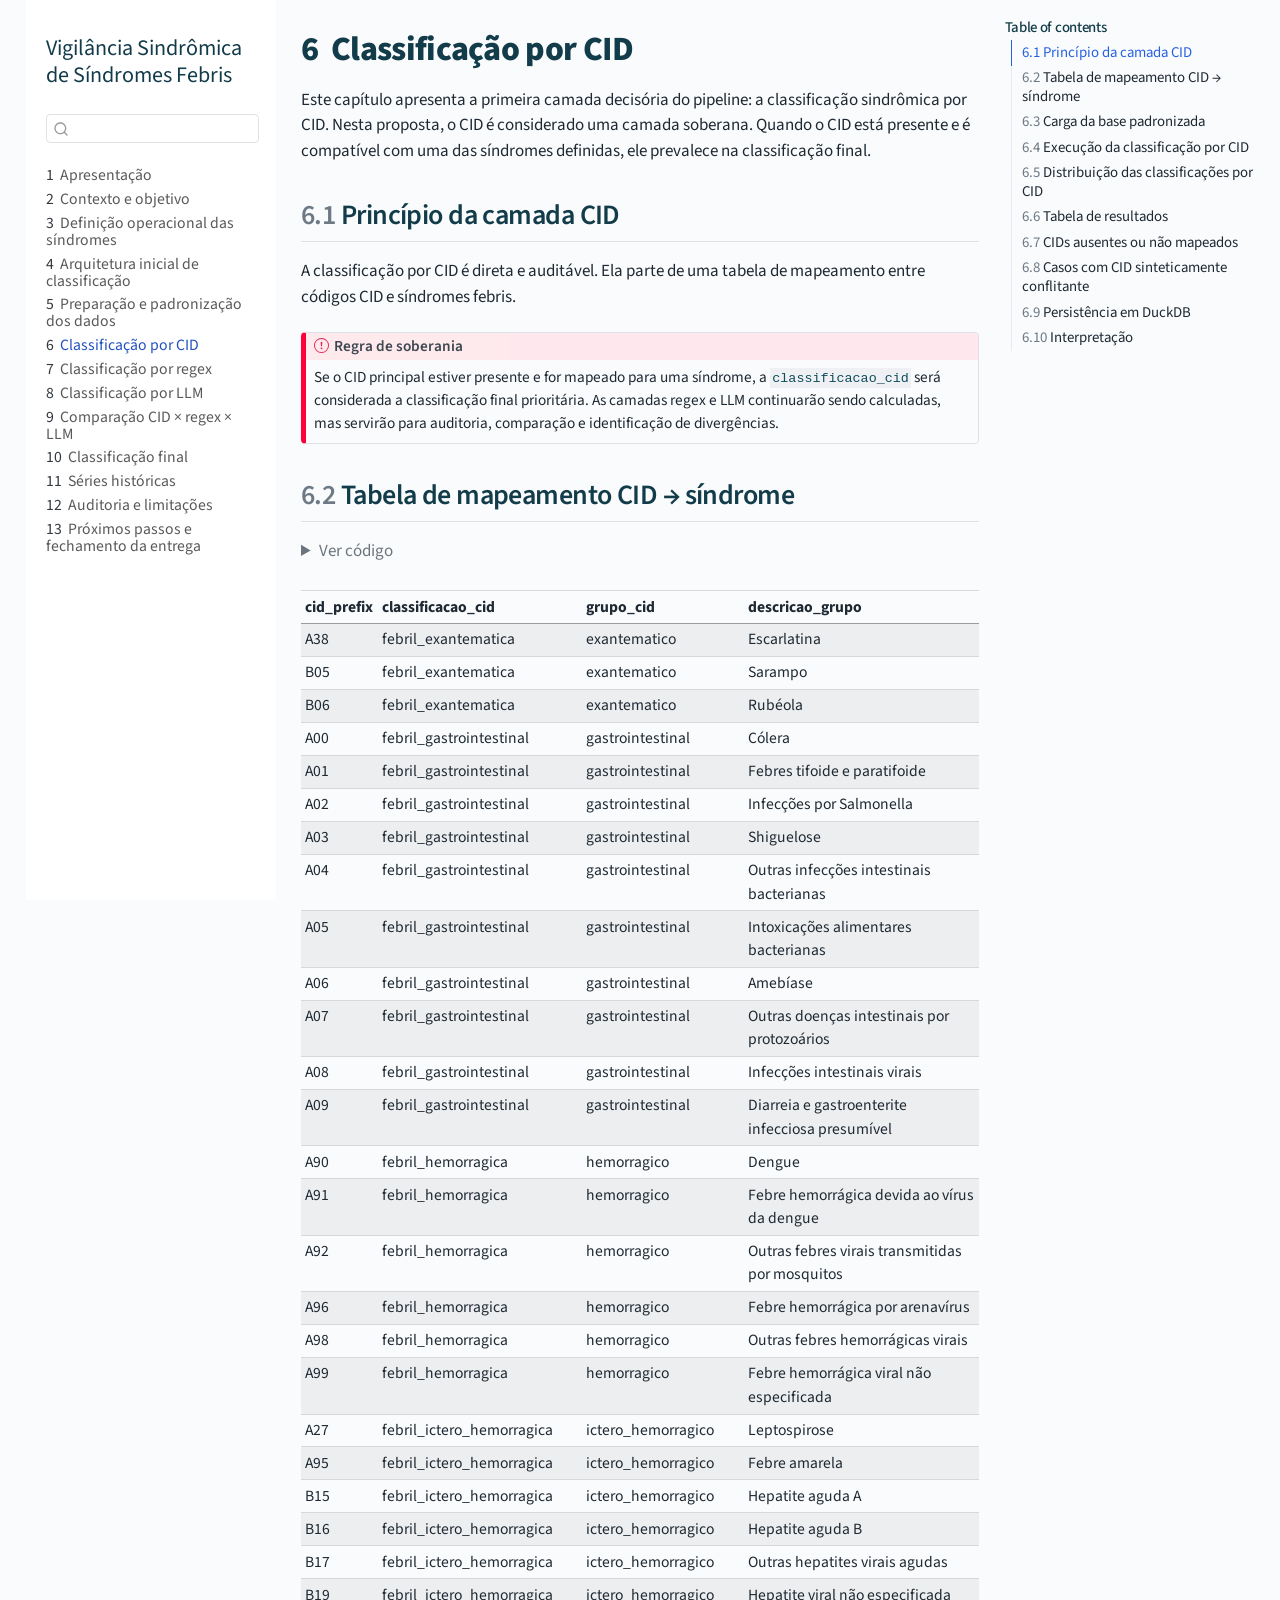
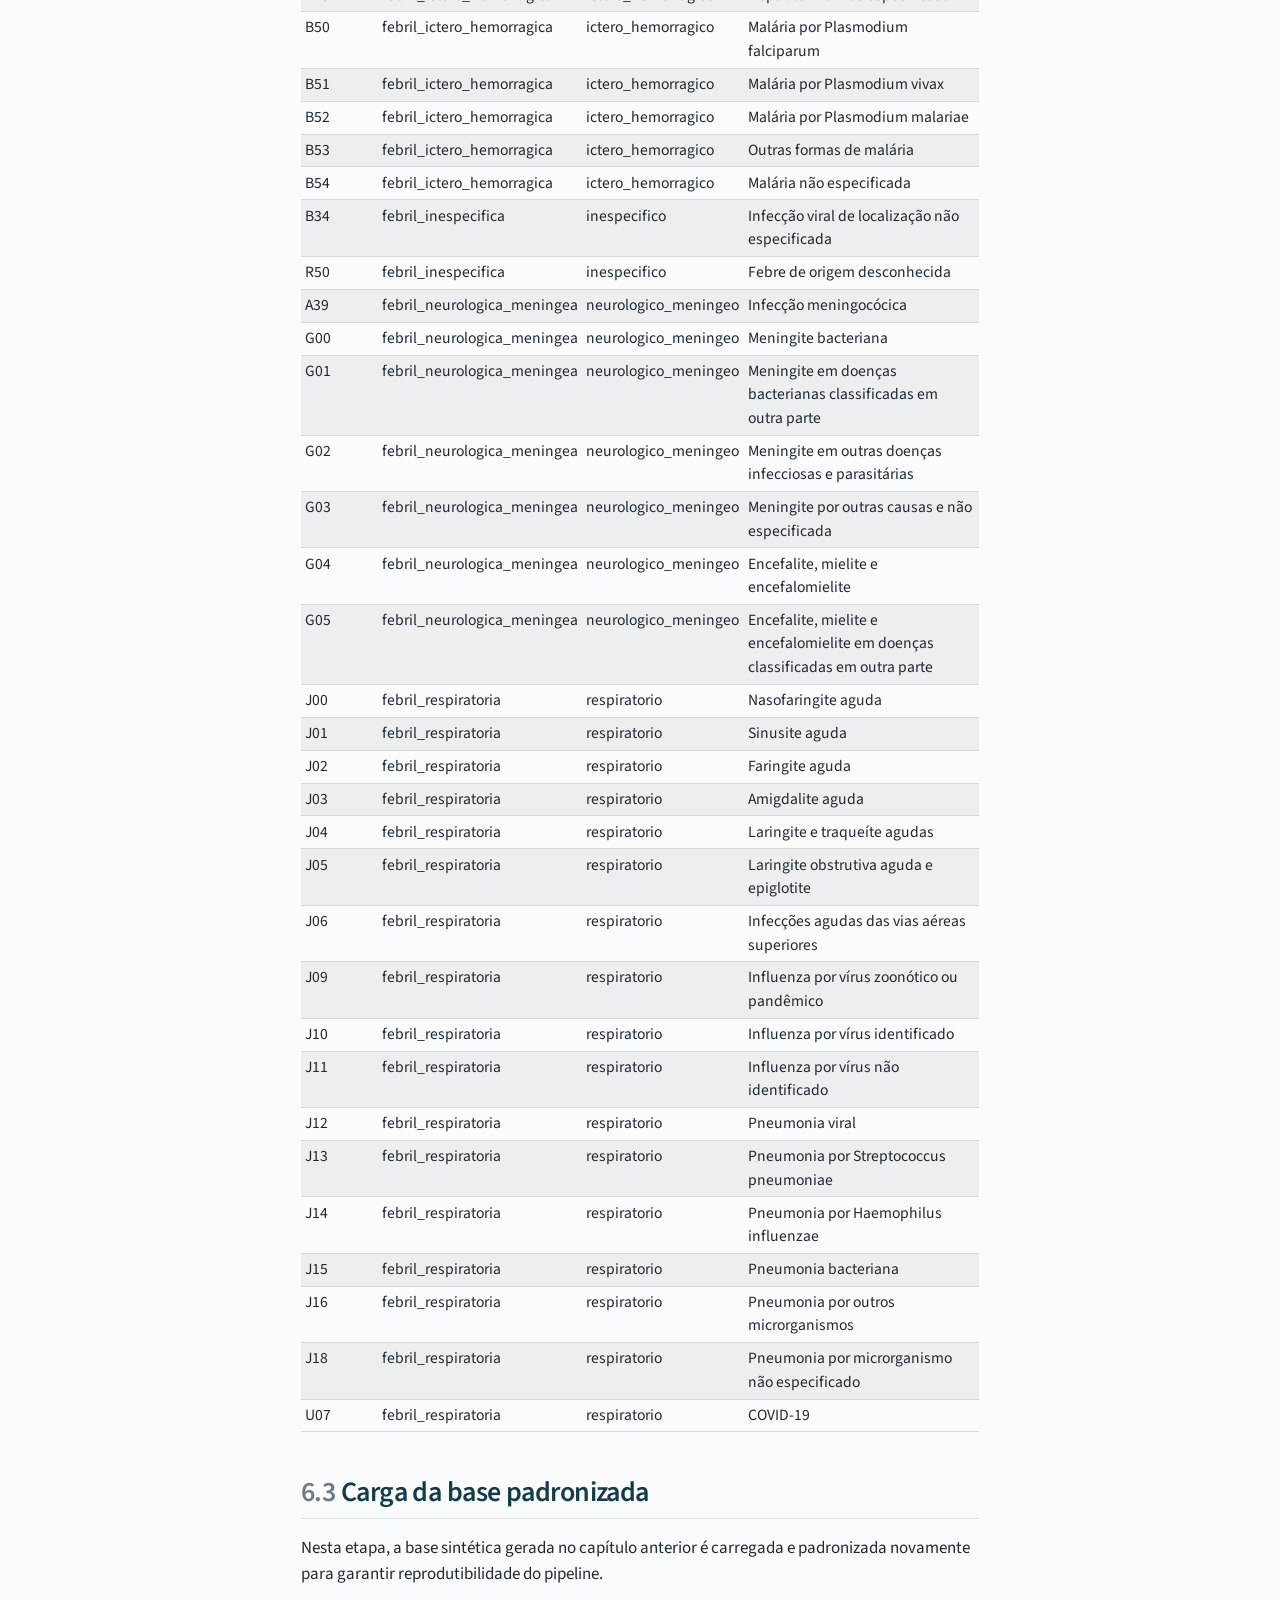
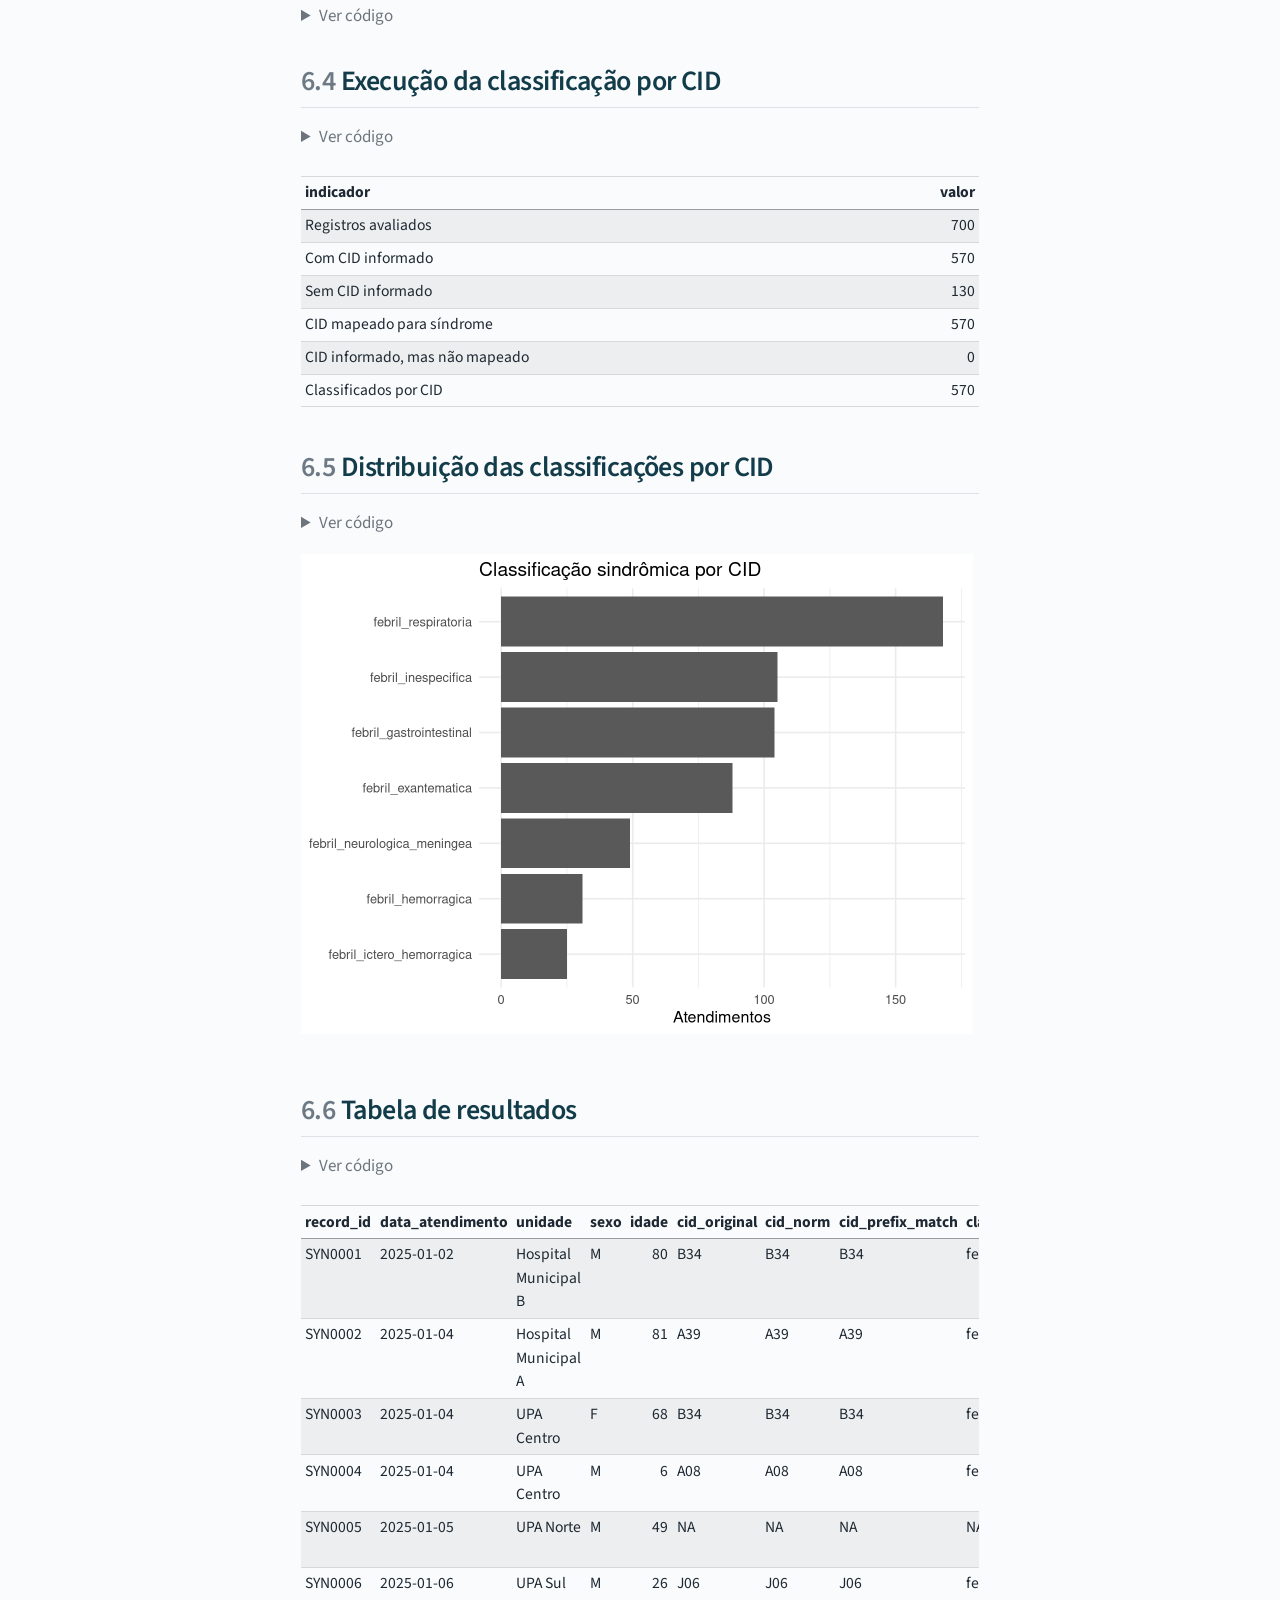
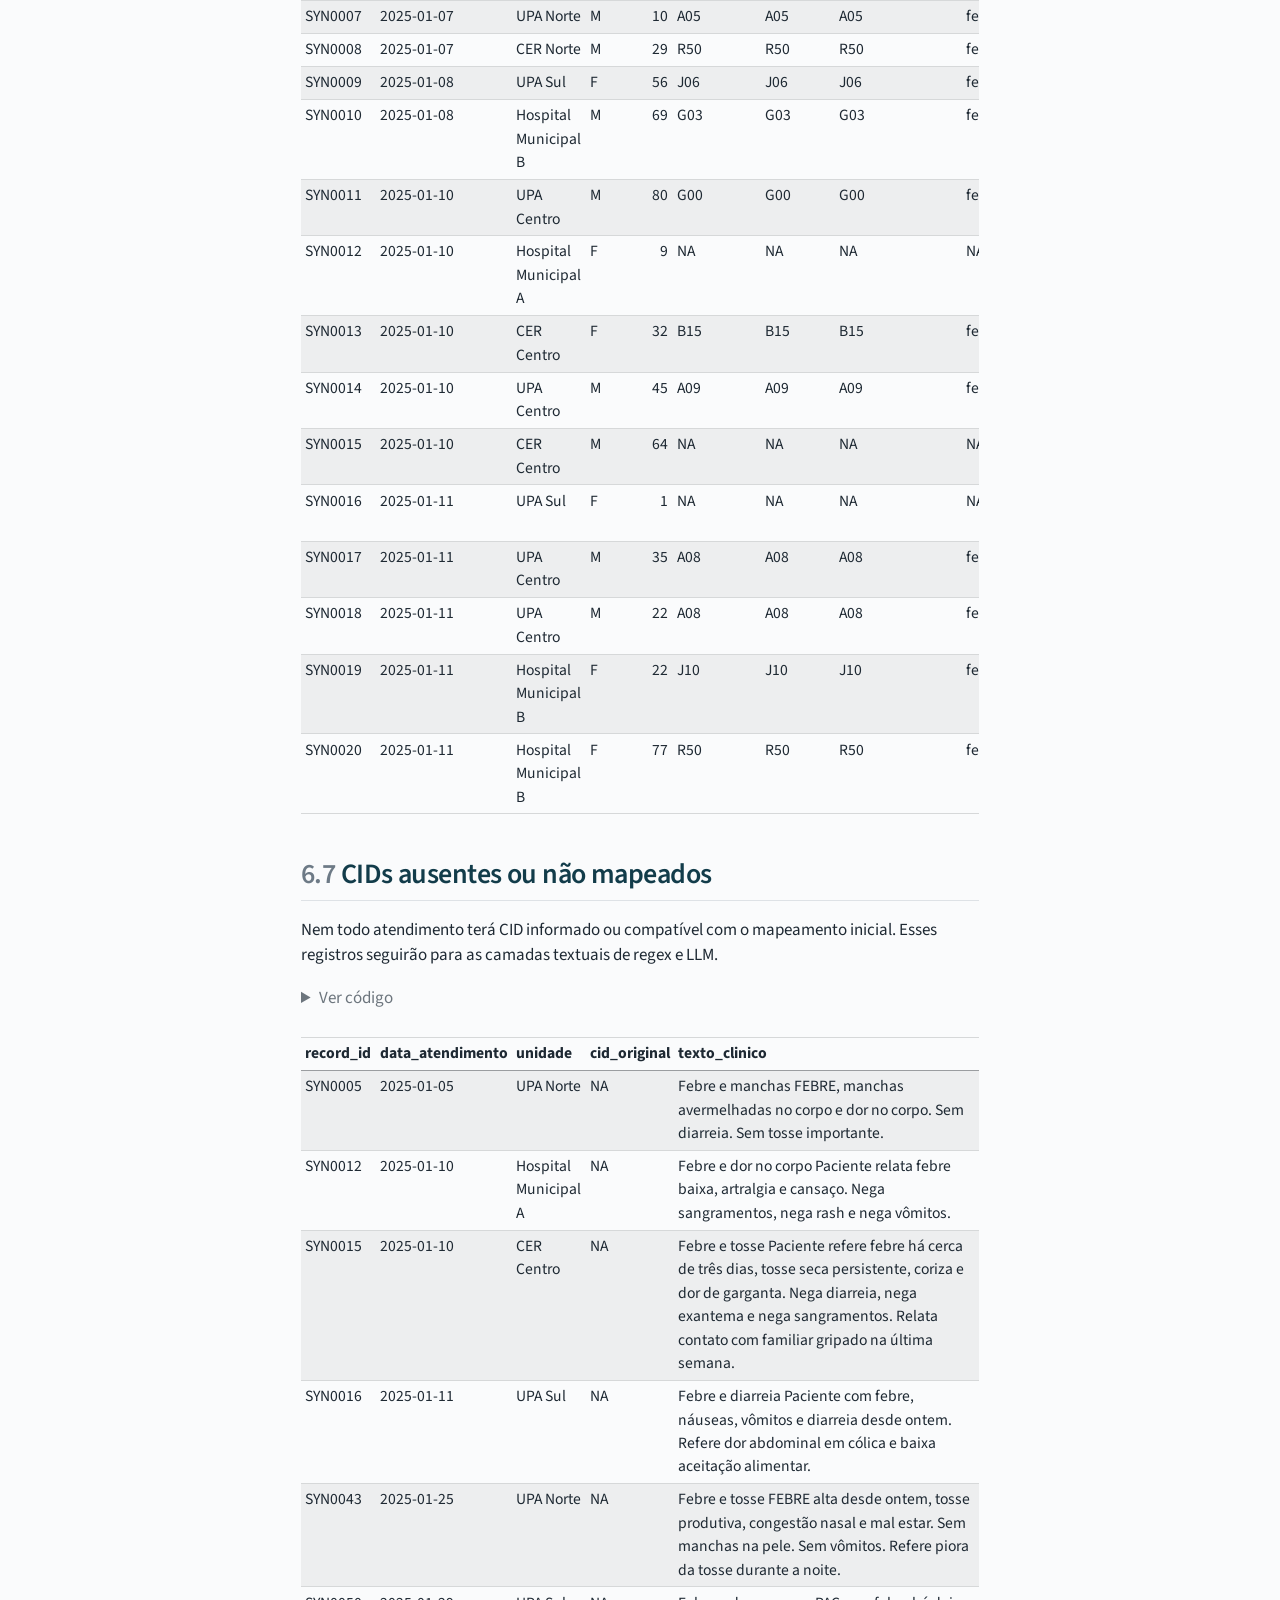
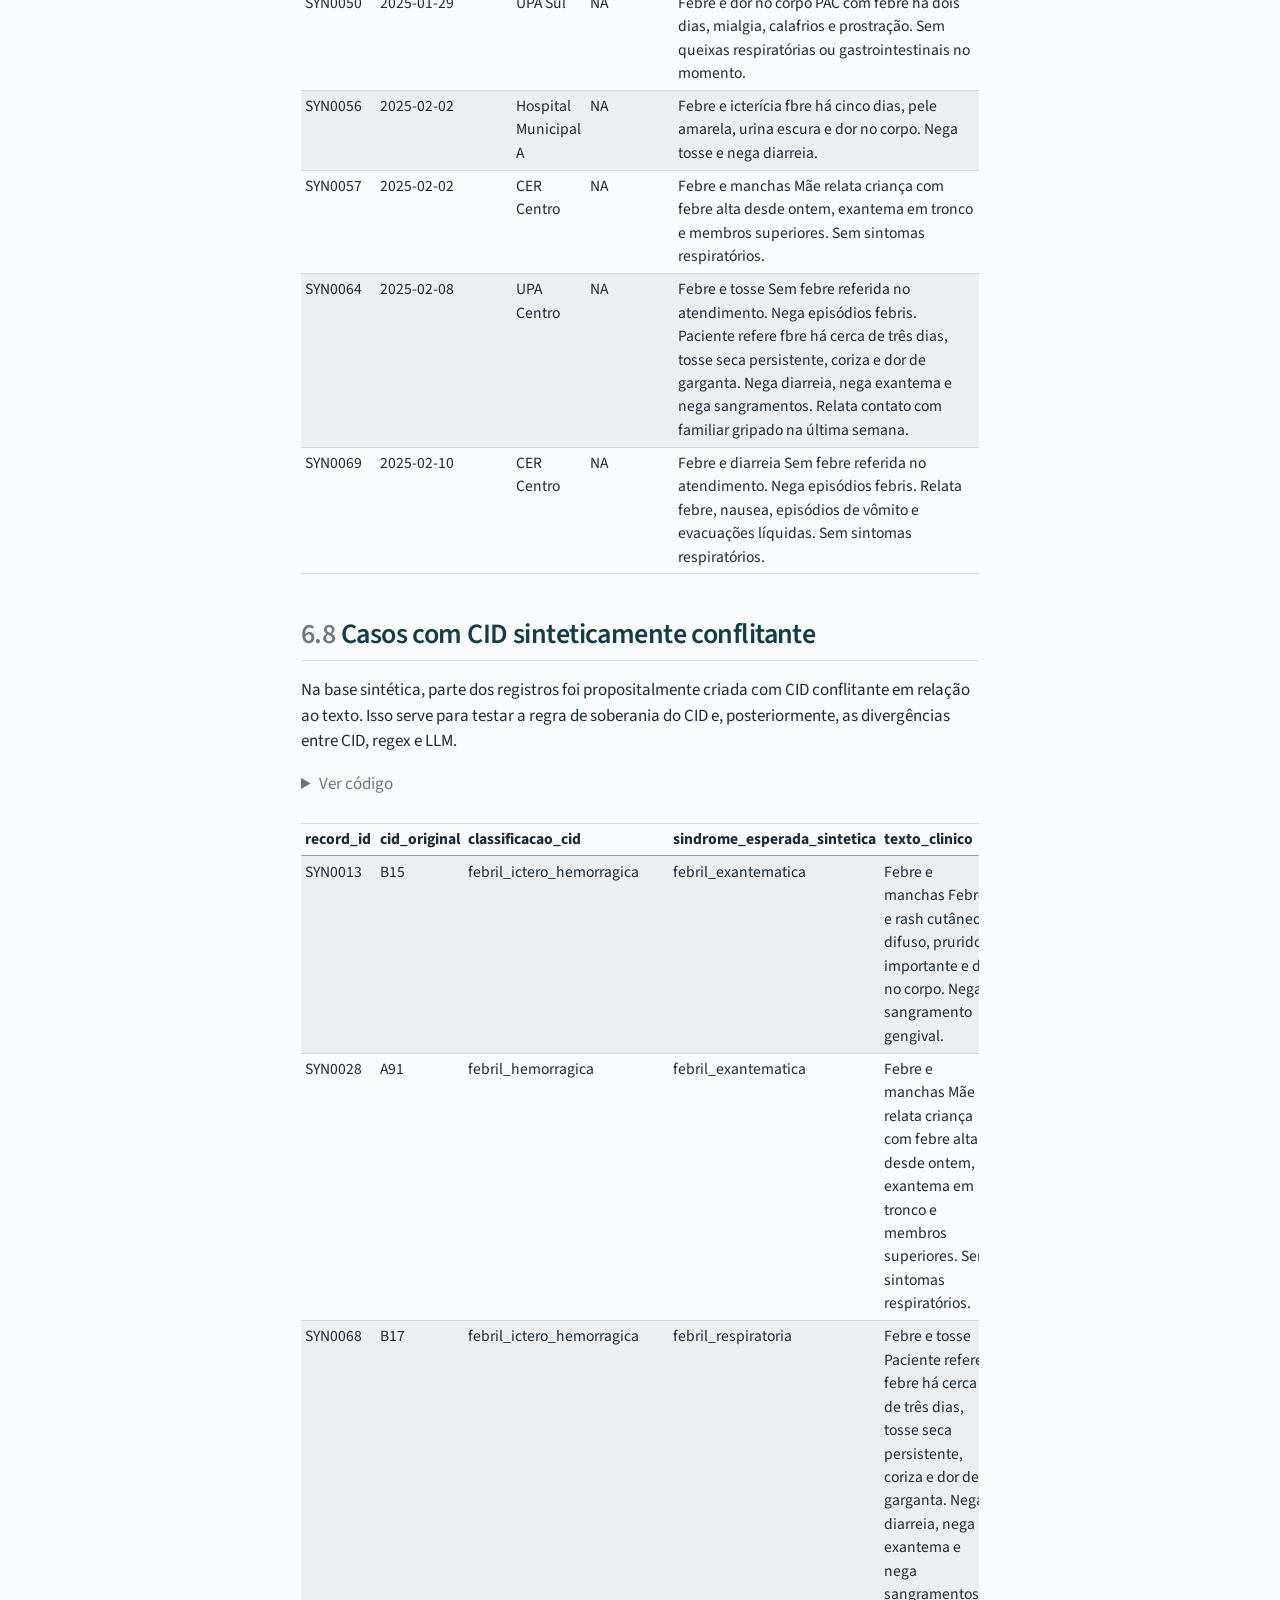
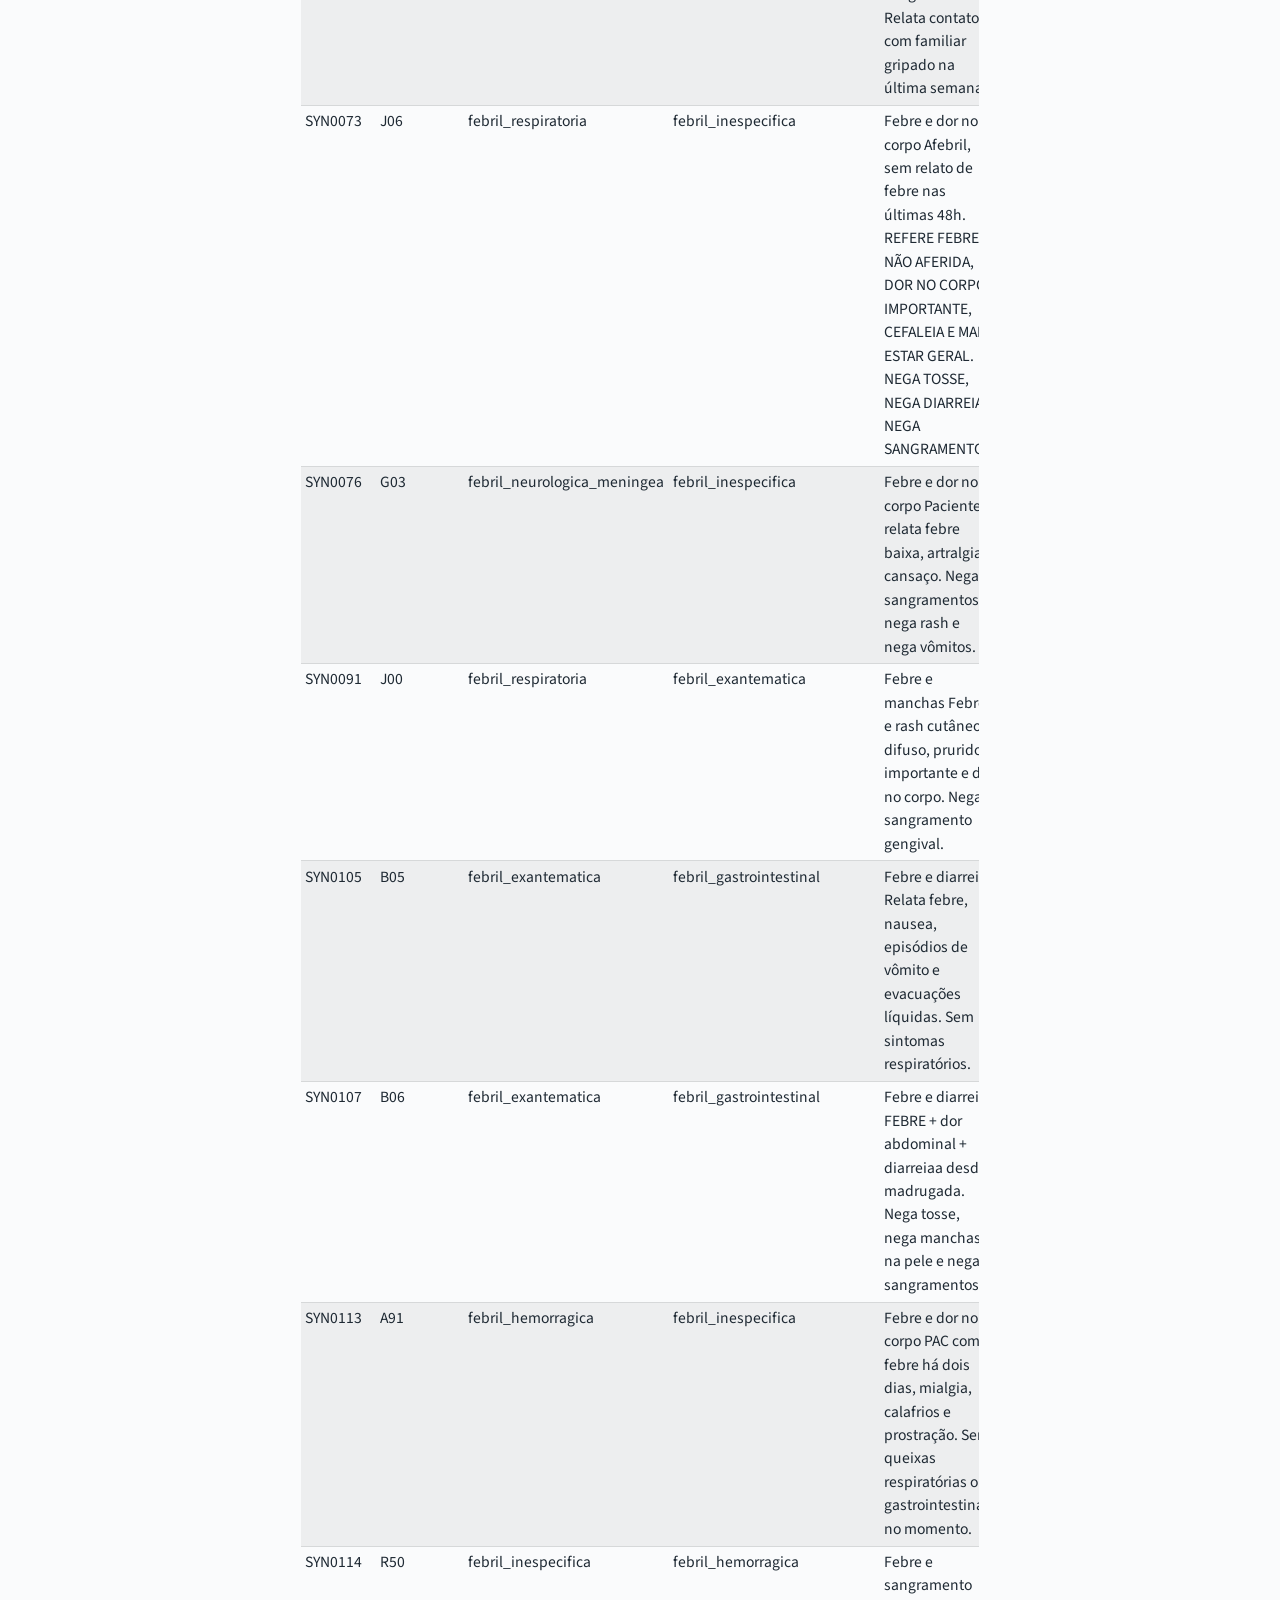
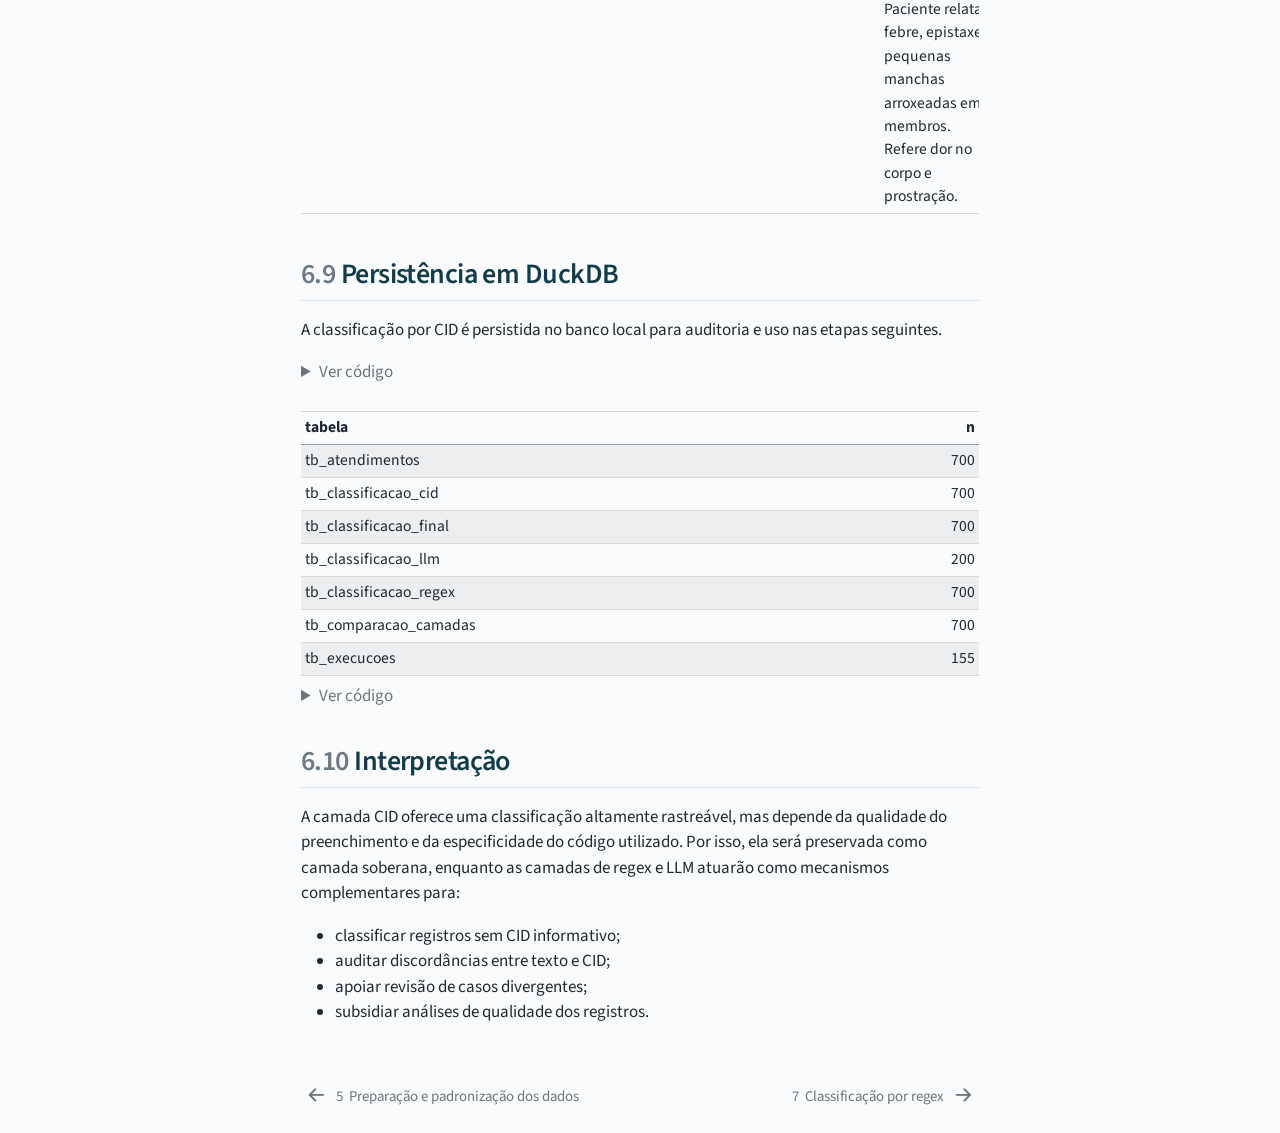
<file: _book/05-classificacao-cid.html>
<!DOCTYPE html>
<html xmlns="http://www.w3.org/1999/xhtml" lang="en" xml:lang="en"><head>

<meta charset="utf-8">
<meta name="generator" content="quarto-1.8.26">

<meta name="viewport" content="width=device-width, initial-scale=1.0, user-scalable=yes">


<title>6&nbsp; Classificação por CID – Vigilância Sindrômica de Síndromes Febris</title>
<style>
code{white-space: pre-wrap;}
span.smallcaps{font-variant: small-caps;}
div.columns{display: flex; gap: min(4vw, 1.5em);}
div.column{flex: auto; overflow-x: auto;}
div.hanging-indent{margin-left: 1.5em; text-indent: -1.5em;}
ul.task-list{list-style: none;}
ul.task-list li input[type="checkbox"] {
  width: 0.8em;
  margin: 0 0.8em 0.2em -1em; /* quarto-specific, see https://github.com/quarto-dev/quarto-cli/issues/4556 */ 
  vertical-align: middle;
}
/* CSS for syntax highlighting */
html { -webkit-text-size-adjust: 100%; }
pre > code.sourceCode { white-space: pre; position: relative; }
pre > code.sourceCode > span { display: inline-block; line-height: 1.25; }
pre > code.sourceCode > span:empty { height: 1.2em; }
.sourceCode { overflow: visible; }
code.sourceCode > span { color: inherit; text-decoration: inherit; }
div.sourceCode { margin: 1em 0; }
pre.sourceCode { margin: 0; }
@media screen {
div.sourceCode { overflow: auto; }
}
@media print {
pre > code.sourceCode { white-space: pre-wrap; }
pre > code.sourceCode > span { text-indent: -5em; padding-left: 5em; }
}
pre.numberSource code
  { counter-reset: source-line 0; }
pre.numberSource code > span
  { position: relative; left: -4em; counter-increment: source-line; }
pre.numberSource code > span > a:first-child::before
  { content: counter(source-line);
    position: relative; left: -1em; text-align: right; vertical-align: baseline;
    border: none; display: inline-block;
    -webkit-touch-callout: none; -webkit-user-select: none;
    -khtml-user-select: none; -moz-user-select: none;
    -ms-user-select: none; user-select: none;
    padding: 0 4px; width: 4em;
  }
pre.numberSource { margin-left: 3em;  padding-left: 4px; }
div.sourceCode
  {   }
@media screen {
pre > code.sourceCode > span > a:first-child::before { text-decoration: underline; }
}
</style>


<script src="site_libs/quarto-nav/quarto-nav.js"></script>
<script src="site_libs/quarto-nav/headroom.min.js"></script>
<script src="site_libs/clipboard/clipboard.min.js"></script>
<script src="site_libs/quarto-search/autocomplete.umd.js"></script>
<script src="site_libs/quarto-search/fuse.min.js"></script>
<script src="site_libs/quarto-search/quarto-search.js"></script>
<meta name="quarto:offset" content="./">
<link href="./06-classificacao-regex.html" rel="next">
<link href="./04-preparacao-dados.html" rel="prev">
<script src="site_libs/quarto-html/quarto.js" type="module"></script>
<script src="site_libs/quarto-html/tabsets/tabsets.js" type="module"></script>
<script src="site_libs/quarto-html/axe/axe-check.js" type="module"></script>
<script src="site_libs/quarto-html/popper.min.js"></script>
<script src="site_libs/quarto-html/tippy.umd.min.js"></script>
<script src="site_libs/quarto-html/anchor.min.js"></script>
<link href="site_libs/quarto-html/tippy.css" rel="stylesheet">
<link href="site_libs/quarto-html/quarto-syntax-highlighting-587c61ba64f3a5504c4d52d930310e48.css" rel="stylesheet" id="quarto-text-highlighting-styles">
<script src="site_libs/bootstrap/bootstrap.min.js"></script>
<link href="site_libs/bootstrap/bootstrap-icons.css" rel="stylesheet">
<link href="site_libs/bootstrap/bootstrap-0e03cfb9dbb0624f7d4637f4d44cdad8.min.css" rel="stylesheet" append-hash="true" id="quarto-bootstrap" data-mode="light">
<script id="quarto-search-options" type="application/json">{
  "location": "sidebar",
  "copy-button": false,
  "collapse-after": 3,
  "panel-placement": "start",
  "type": "textbox",
  "limit": 50,
  "keyboard-shortcut": [
    "f",
    "/",
    "s"
  ],
  "show-item-context": false,
  "language": {
    "search-no-results-text": "No results",
    "search-matching-documents-text": "matching documents",
    "search-copy-link-title": "Copy link to search",
    "search-hide-matches-text": "Hide additional matches",
    "search-more-match-text": "more match in this document",
    "search-more-matches-text": "more matches in this document",
    "search-clear-button-title": "Clear",
    "search-text-placeholder": "",
    "search-detached-cancel-button-title": "Cancel",
    "search-submit-button-title": "Submit",
    "search-label": "Search"
  }
}</script>


<link rel="stylesheet" href="assets/styles.css">
</head>

<body class="nav-sidebar floating quarto-light">

<div id="quarto-search-results"></div>
  <header id="quarto-header" class="headroom fixed-top">
  <nav class="quarto-secondary-nav">
    <div class="container-fluid d-flex">
      <button type="button" class="quarto-btn-toggle btn" data-bs-toggle="collapse" role="button" data-bs-target=".quarto-sidebar-collapse-item" aria-controls="quarto-sidebar" aria-expanded="false" aria-label="Toggle sidebar navigation" onclick="if (window.quartoToggleHeadroom) { window.quartoToggleHeadroom(); }">
        <i class="bi bi-layout-text-sidebar-reverse"></i>
      </button>
        <nav class="quarto-page-breadcrumbs" aria-label="breadcrumb"><ol class="breadcrumb"><li class="breadcrumb-item"><a href="./05-classificacao-cid.html"><span class="chapter-number">6</span>&nbsp; <span class="chapter-title">Classificação por CID</span></a></li></ol></nav>
        <a class="flex-grow-1" role="navigation" data-bs-toggle="collapse" data-bs-target=".quarto-sidebar-collapse-item" aria-controls="quarto-sidebar" aria-expanded="false" aria-label="Toggle sidebar navigation" onclick="if (window.quartoToggleHeadroom) { window.quartoToggleHeadroom(); }">      
        </a>
      <button type="button" class="btn quarto-search-button" aria-label="Search" onclick="window.quartoOpenSearch();">
        <i class="bi bi-search"></i>
      </button>
    </div>
  </nav>
</header>
<!-- content -->
<div id="quarto-content" class="quarto-container page-columns page-rows-contents page-layout-article">
<!-- sidebar -->
  <nav id="quarto-sidebar" class="sidebar collapse collapse-horizontal quarto-sidebar-collapse-item sidebar-navigation floating overflow-auto">
    <div class="pt-lg-2 mt-2 text-left sidebar-header">
    <div class="sidebar-title mb-0 py-0">
      <a href="./">Vigilância Sindrômica de Síndromes Febris</a> 
    </div>
      </div>
        <div class="mt-2 flex-shrink-0 align-items-center">
        <div class="sidebar-search">
        <div id="quarto-search" class="" title="Search"></div>
        </div>
        </div>
    <div class="sidebar-menu-container"> 
    <ul class="list-unstyled mt-1">
        <li class="sidebar-item">
  <div class="sidebar-item-container"> 
  <a href="./index.html" class="sidebar-item-text sidebar-link">
 <span class="menu-text"><span class="chapter-number">1</span>&nbsp; <span class="chapter-title">Apresentação</span></span></a>
  </div>
</li>
        <li class="sidebar-item">
  <div class="sidebar-item-container"> 
  <a href="./01-contexto.html" class="sidebar-item-text sidebar-link">
 <span class="menu-text"><span class="chapter-number">2</span>&nbsp; <span class="chapter-title">Contexto e objetivo</span></span></a>
  </div>
</li>
        <li class="sidebar-item">
  <div class="sidebar-item-container"> 
  <a href="./02-definicao-sindromes.html" class="sidebar-item-text sidebar-link">
 <span class="menu-text"><span class="chapter-number">3</span>&nbsp; <span class="chapter-title">Definição operacional das síndromes</span></span></a>
  </div>
</li>
        <li class="sidebar-item">
  <div class="sidebar-item-container"> 
  <a href="./03-arquitetura-classificacao.html" class="sidebar-item-text sidebar-link">
 <span class="menu-text"><span class="chapter-number">4</span>&nbsp; <span class="chapter-title">Arquitetura inicial de classificação</span></span></a>
  </div>
</li>
        <li class="sidebar-item">
  <div class="sidebar-item-container"> 
  <a href="./04-preparacao-dados.html" class="sidebar-item-text sidebar-link">
 <span class="menu-text"><span class="chapter-number">5</span>&nbsp; <span class="chapter-title">Preparação e padronização dos dados</span></span></a>
  </div>
</li>
        <li class="sidebar-item">
  <div class="sidebar-item-container"> 
  <a href="./05-classificacao-cid.html" class="sidebar-item-text sidebar-link active">
 <span class="menu-text"><span class="chapter-number">6</span>&nbsp; <span class="chapter-title">Classificação por CID</span></span></a>
  </div>
</li>
        <li class="sidebar-item">
  <div class="sidebar-item-container"> 
  <a href="./06-classificacao-regex.html" class="sidebar-item-text sidebar-link">
 <span class="menu-text"><span class="chapter-number">7</span>&nbsp; <span class="chapter-title">Classificação por regex</span></span></a>
  </div>
</li>
        <li class="sidebar-item">
  <div class="sidebar-item-container"> 
  <a href="./07-classificacao-llm.html" class="sidebar-item-text sidebar-link">
 <span class="menu-text"><span class="chapter-number">8</span>&nbsp; <span class="chapter-title">Classificação por LLM</span></span></a>
  </div>
</li>
        <li class="sidebar-item">
  <div class="sidebar-item-container"> 
  <a href="./08-comparacao-cid-regex-llm.html" class="sidebar-item-text sidebar-link">
 <span class="menu-text"><span class="chapter-number">9</span>&nbsp; <span class="chapter-title">Comparação CID × regex × LLM</span></span></a>
  </div>
</li>
        <li class="sidebar-item">
  <div class="sidebar-item-container"> 
  <a href="./09-classificacao-final.html" class="sidebar-item-text sidebar-link">
 <span class="menu-text"><span class="chapter-number">10</span>&nbsp; <span class="chapter-title">Classificação final</span></span></a>
  </div>
</li>
        <li class="sidebar-item">
  <div class="sidebar-item-container"> 
  <a href="./10-series-historicas.html" class="sidebar-item-text sidebar-link">
 <span class="menu-text"><span class="chapter-number">11</span>&nbsp; <span class="chapter-title">Séries históricas</span></span></a>
  </div>
</li>
        <li class="sidebar-item">
  <div class="sidebar-item-container"> 
  <a href="./11-auditoria-limitacoes.html" class="sidebar-item-text sidebar-link">
 <span class="menu-text"><span class="chapter-number">12</span>&nbsp; <span class="chapter-title">Auditoria e limitações</span></span></a>
  </div>
</li>
        <li class="sidebar-item">
  <div class="sidebar-item-container"> 
  <a href="./12-proximos-passos-produto.html" class="sidebar-item-text sidebar-link">
 <span class="menu-text"><span class="chapter-number">13</span>&nbsp; <span class="chapter-title">Próximos passos e fechamento da entrega</span></span></a>
  </div>
</li>
    </ul>
    </div>
</nav>
<div id="quarto-sidebar-glass" class="quarto-sidebar-collapse-item" data-bs-toggle="collapse" data-bs-target=".quarto-sidebar-collapse-item"></div>
<!-- margin-sidebar -->
    <div id="quarto-margin-sidebar" class="sidebar margin-sidebar">
        <nav id="TOC" role="doc-toc" class="toc-active">
    <h2 id="toc-title">Table of contents</h2>
   
  <ul>
  <li><a href="#princípio-da-camada-cid" id="toc-princípio-da-camada-cid" class="nav-link active" data-scroll-target="#princípio-da-camada-cid"><span class="header-section-number">6.1</span> Princípio da camada CID</a></li>
  <li><a href="#tabela-de-mapeamento-cid-síndrome" id="toc-tabela-de-mapeamento-cid-síndrome" class="nav-link" data-scroll-target="#tabela-de-mapeamento-cid-síndrome"><span class="header-section-number">6.2</span> Tabela de mapeamento CID → síndrome</a></li>
  <li><a href="#carga-da-base-padronizada" id="toc-carga-da-base-padronizada" class="nav-link" data-scroll-target="#carga-da-base-padronizada"><span class="header-section-number">6.3</span> Carga da base padronizada</a></li>
  <li><a href="#execução-da-classificação-por-cid" id="toc-execução-da-classificação-por-cid" class="nav-link" data-scroll-target="#execução-da-classificação-por-cid"><span class="header-section-number">6.4</span> Execução da classificação por CID</a></li>
  <li><a href="#distribuição-das-classificações-por-cid" id="toc-distribuição-das-classificações-por-cid" class="nav-link" data-scroll-target="#distribuição-das-classificações-por-cid"><span class="header-section-number">6.5</span> Distribuição das classificações por CID</a></li>
  <li><a href="#tabela-de-resultados" id="toc-tabela-de-resultados" class="nav-link" data-scroll-target="#tabela-de-resultados"><span class="header-section-number">6.6</span> Tabela de resultados</a></li>
  <li><a href="#cids-ausentes-ou-não-mapeados" id="toc-cids-ausentes-ou-não-mapeados" class="nav-link" data-scroll-target="#cids-ausentes-ou-não-mapeados"><span class="header-section-number">6.7</span> CIDs ausentes ou não mapeados</a></li>
  <li><a href="#casos-com-cid-sinteticamente-conflitante" id="toc-casos-com-cid-sinteticamente-conflitante" class="nav-link" data-scroll-target="#casos-com-cid-sinteticamente-conflitante"><span class="header-section-number">6.8</span> Casos com CID sinteticamente conflitante</a></li>
  <li><a href="#persistência-em-duckdb" id="toc-persistência-em-duckdb" class="nav-link" data-scroll-target="#persistência-em-duckdb"><span class="header-section-number">6.9</span> Persistência em DuckDB</a></li>
  <li><a href="#interpretação" id="toc-interpretação" class="nav-link" data-scroll-target="#interpretação"><span class="header-section-number">6.10</span> Interpretação</a></li>
  </ul>
</nav>
    </div>
<!-- main -->
<main class="content" id="quarto-document-content">

<header id="title-block-header" class="quarto-title-block default">
<div class="quarto-title">
<h1 class="title"><span class="chapter-number">6</span>&nbsp; <span class="chapter-title">Classificação por CID</span></h1>
</div>



<div class="quarto-title-meta">

    
  
    
  </div>
  


</header>


<p>Este capítulo apresenta a primeira camada decisória do pipeline: a classificação sindrômica por CID. Nesta proposta, o CID é considerado uma camada soberana. Quando o CID está presente e é compatível com uma das síndromes definidas, ele prevalece na classificação final.</p>
<section id="princípio-da-camada-cid" class="level2" data-number="6.1">
<h2 data-number="6.1" class="anchored" data-anchor-id="princípio-da-camada-cid"><span class="header-section-number">6.1</span> Princípio da camada CID</h2>
<p>A classificação por CID é direta e auditável. Ela parte de uma tabela de mapeamento entre códigos CID e síndromes febris.</p>
<div class="callout callout-style-default callout-important callout-titled">
<div class="callout-header d-flex align-content-center">
<div class="callout-icon-container">
<i class="callout-icon"></i>
</div>
<div class="callout-title-container flex-fill">
<span class="screen-reader-only">Important</span>Regra de soberania
</div>
</div>
<div class="callout-body-container callout-body">
<p>Se o CID principal estiver presente e for mapeado para uma síndrome, a <code>classificacao_cid</code> será considerada a classificação final prioritária. As camadas regex e LLM continuarão sendo calculadas, mas servirão para auditoria, comparação e identificação de divergências.</p>
</div>
</div>
</section>
<section id="tabela-de-mapeamento-cid-síndrome" class="level2" data-number="6.2">
<h2 data-number="6.2" class="anchored" data-anchor-id="tabela-de-mapeamento-cid-síndrome"><span class="header-section-number">6.2</span> Tabela de mapeamento CID → síndrome</h2>
<div class="cell">
<details class="code-fold">
<summary>Ver código</summary>
<div class="code-copy-outer-scaffold"><div class="sourceCode cell-code" id="cb1"><pre class="sourceCode r code-with-copy"><code class="sourceCode r"><span id="cb1-1"><a href="#cb1-1" aria-hidden="true" tabindex="-1"></a>cid_map <span class="ot">&lt;-</span> <span class="fu">get_cid_syndrome_map</span>()</span>
<span id="cb1-2"><a href="#cb1-2" aria-hidden="true" tabindex="-1"></a></span>
<span id="cb1-3"><a href="#cb1-3" aria-hidden="true" tabindex="-1"></a>cid_map <span class="sc">|&gt;</span></span>
<span id="cb1-4"><a href="#cb1-4" aria-hidden="true" tabindex="-1"></a>  dplyr<span class="sc">::</span><span class="fu">arrange</span>(classificacao_cid, cid_prefix) <span class="sc">|&gt;</span></span>
<span id="cb1-5"><a href="#cb1-5" aria-hidden="true" tabindex="-1"></a>  knitr<span class="sc">::</span><span class="fu">kable</span>()</span></code></pre></div><button title="Copy to Clipboard" class="code-copy-button"><i class="bi"></i></button></div>
</details>
<div class="cell-output-display">
<table class="caption-top table table-sm table-striped small">
<colgroup>
<col style="width: 7%">
<col style="width: 20%">
<col style="width: 15%">
<col style="width: 56%">
</colgroup>
<thead>
<tr class="header">
<th style="text-align: left;">cid_prefix</th>
<th style="text-align: left;">classificacao_cid</th>
<th style="text-align: left;">grupo_cid</th>
<th style="text-align: left;">descricao_grupo</th>
</tr>
</thead>
<tbody>
<tr class="odd">
<td style="text-align: left;">A38</td>
<td style="text-align: left;">febril_exantematica</td>
<td style="text-align: left;">exantematico</td>
<td style="text-align: left;">Escarlatina</td>
</tr>
<tr class="even">
<td style="text-align: left;">B05</td>
<td style="text-align: left;">febril_exantematica</td>
<td style="text-align: left;">exantematico</td>
<td style="text-align: left;">Sarampo</td>
</tr>
<tr class="odd">
<td style="text-align: left;">B06</td>
<td style="text-align: left;">febril_exantematica</td>
<td style="text-align: left;">exantematico</td>
<td style="text-align: left;">Rubéola</td>
</tr>
<tr class="even">
<td style="text-align: left;">A00</td>
<td style="text-align: left;">febril_gastrointestinal</td>
<td style="text-align: left;">gastrointestinal</td>
<td style="text-align: left;">Cólera</td>
</tr>
<tr class="odd">
<td style="text-align: left;">A01</td>
<td style="text-align: left;">febril_gastrointestinal</td>
<td style="text-align: left;">gastrointestinal</td>
<td style="text-align: left;">Febres tifoide e paratifoide</td>
</tr>
<tr class="even">
<td style="text-align: left;">A02</td>
<td style="text-align: left;">febril_gastrointestinal</td>
<td style="text-align: left;">gastrointestinal</td>
<td style="text-align: left;">Infecções por Salmonella</td>
</tr>
<tr class="odd">
<td style="text-align: left;">A03</td>
<td style="text-align: left;">febril_gastrointestinal</td>
<td style="text-align: left;">gastrointestinal</td>
<td style="text-align: left;">Shiguelose</td>
</tr>
<tr class="even">
<td style="text-align: left;">A04</td>
<td style="text-align: left;">febril_gastrointestinal</td>
<td style="text-align: left;">gastrointestinal</td>
<td style="text-align: left;">Outras infecções intestinais bacterianas</td>
</tr>
<tr class="odd">
<td style="text-align: left;">A05</td>
<td style="text-align: left;">febril_gastrointestinal</td>
<td style="text-align: left;">gastrointestinal</td>
<td style="text-align: left;">Intoxicações alimentares bacterianas</td>
</tr>
<tr class="even">
<td style="text-align: left;">A06</td>
<td style="text-align: left;">febril_gastrointestinal</td>
<td style="text-align: left;">gastrointestinal</td>
<td style="text-align: left;">Amebíase</td>
</tr>
<tr class="odd">
<td style="text-align: left;">A07</td>
<td style="text-align: left;">febril_gastrointestinal</td>
<td style="text-align: left;">gastrointestinal</td>
<td style="text-align: left;">Outras doenças intestinais por protozoários</td>
</tr>
<tr class="even">
<td style="text-align: left;">A08</td>
<td style="text-align: left;">febril_gastrointestinal</td>
<td style="text-align: left;">gastrointestinal</td>
<td style="text-align: left;">Infecções intestinais virais</td>
</tr>
<tr class="odd">
<td style="text-align: left;">A09</td>
<td style="text-align: left;">febril_gastrointestinal</td>
<td style="text-align: left;">gastrointestinal</td>
<td style="text-align: left;">Diarreia e gastroenterite infecciosa presumível</td>
</tr>
<tr class="even">
<td style="text-align: left;">A90</td>
<td style="text-align: left;">febril_hemorragica</td>
<td style="text-align: left;">hemorragico</td>
<td style="text-align: left;">Dengue</td>
</tr>
<tr class="odd">
<td style="text-align: left;">A91</td>
<td style="text-align: left;">febril_hemorragica</td>
<td style="text-align: left;">hemorragico</td>
<td style="text-align: left;">Febre hemorrágica devida ao vírus da dengue</td>
</tr>
<tr class="even">
<td style="text-align: left;">A92</td>
<td style="text-align: left;">febril_hemorragica</td>
<td style="text-align: left;">hemorragico</td>
<td style="text-align: left;">Outras febres virais transmitidas por mosquitos</td>
</tr>
<tr class="odd">
<td style="text-align: left;">A96</td>
<td style="text-align: left;">febril_hemorragica</td>
<td style="text-align: left;">hemorragico</td>
<td style="text-align: left;">Febre hemorrágica por arenavírus</td>
</tr>
<tr class="even">
<td style="text-align: left;">A98</td>
<td style="text-align: left;">febril_hemorragica</td>
<td style="text-align: left;">hemorragico</td>
<td style="text-align: left;">Outras febres hemorrágicas virais</td>
</tr>
<tr class="odd">
<td style="text-align: left;">A99</td>
<td style="text-align: left;">febril_hemorragica</td>
<td style="text-align: left;">hemorragico</td>
<td style="text-align: left;">Febre hemorrágica viral não especificada</td>
</tr>
<tr class="even">
<td style="text-align: left;">A27</td>
<td style="text-align: left;">febril_ictero_hemorragica</td>
<td style="text-align: left;">ictero_hemorragico</td>
<td style="text-align: left;">Leptospirose</td>
</tr>
<tr class="odd">
<td style="text-align: left;">A95</td>
<td style="text-align: left;">febril_ictero_hemorragica</td>
<td style="text-align: left;">ictero_hemorragico</td>
<td style="text-align: left;">Febre amarela</td>
</tr>
<tr class="even">
<td style="text-align: left;">B15</td>
<td style="text-align: left;">febril_ictero_hemorragica</td>
<td style="text-align: left;">ictero_hemorragico</td>
<td style="text-align: left;">Hepatite aguda A</td>
</tr>
<tr class="odd">
<td style="text-align: left;">B16</td>
<td style="text-align: left;">febril_ictero_hemorragica</td>
<td style="text-align: left;">ictero_hemorragico</td>
<td style="text-align: left;">Hepatite aguda B</td>
</tr>
<tr class="even">
<td style="text-align: left;">B17</td>
<td style="text-align: left;">febril_ictero_hemorragica</td>
<td style="text-align: left;">ictero_hemorragico</td>
<td style="text-align: left;">Outras hepatites virais agudas</td>
</tr>
<tr class="odd">
<td style="text-align: left;">B19</td>
<td style="text-align: left;">febril_ictero_hemorragica</td>
<td style="text-align: left;">ictero_hemorragico</td>
<td style="text-align: left;">Hepatite viral não especificada</td>
</tr>
<tr class="even">
<td style="text-align: left;">B50</td>
<td style="text-align: left;">febril_ictero_hemorragica</td>
<td style="text-align: left;">ictero_hemorragico</td>
<td style="text-align: left;">Malária por Plasmodium falciparum</td>
</tr>
<tr class="odd">
<td style="text-align: left;">B51</td>
<td style="text-align: left;">febril_ictero_hemorragica</td>
<td style="text-align: left;">ictero_hemorragico</td>
<td style="text-align: left;">Malária por Plasmodium vivax</td>
</tr>
<tr class="even">
<td style="text-align: left;">B52</td>
<td style="text-align: left;">febril_ictero_hemorragica</td>
<td style="text-align: left;">ictero_hemorragico</td>
<td style="text-align: left;">Malária por Plasmodium malariae</td>
</tr>
<tr class="odd">
<td style="text-align: left;">B53</td>
<td style="text-align: left;">febril_ictero_hemorragica</td>
<td style="text-align: left;">ictero_hemorragico</td>
<td style="text-align: left;">Outras formas de malária</td>
</tr>
<tr class="even">
<td style="text-align: left;">B54</td>
<td style="text-align: left;">febril_ictero_hemorragica</td>
<td style="text-align: left;">ictero_hemorragico</td>
<td style="text-align: left;">Malária não especificada</td>
</tr>
<tr class="odd">
<td style="text-align: left;">B34</td>
<td style="text-align: left;">febril_inespecifica</td>
<td style="text-align: left;">inespecifico</td>
<td style="text-align: left;">Infecção viral de localização não especificada</td>
</tr>
<tr class="even">
<td style="text-align: left;">R50</td>
<td style="text-align: left;">febril_inespecifica</td>
<td style="text-align: left;">inespecifico</td>
<td style="text-align: left;">Febre de origem desconhecida</td>
</tr>
<tr class="odd">
<td style="text-align: left;">A39</td>
<td style="text-align: left;">febril_neurologica_meningea</td>
<td style="text-align: left;">neurologico_meningeo</td>
<td style="text-align: left;">Infecção meningocócica</td>
</tr>
<tr class="even">
<td style="text-align: left;">G00</td>
<td style="text-align: left;">febril_neurologica_meningea</td>
<td style="text-align: left;">neurologico_meningeo</td>
<td style="text-align: left;">Meningite bacteriana</td>
</tr>
<tr class="odd">
<td style="text-align: left;">G01</td>
<td style="text-align: left;">febril_neurologica_meningea</td>
<td style="text-align: left;">neurologico_meningeo</td>
<td style="text-align: left;">Meningite em doenças bacterianas classificadas em outra parte</td>
</tr>
<tr class="even">
<td style="text-align: left;">G02</td>
<td style="text-align: left;">febril_neurologica_meningea</td>
<td style="text-align: left;">neurologico_meningeo</td>
<td style="text-align: left;">Meningite em outras doenças infecciosas e parasitárias</td>
</tr>
<tr class="odd">
<td style="text-align: left;">G03</td>
<td style="text-align: left;">febril_neurologica_meningea</td>
<td style="text-align: left;">neurologico_meningeo</td>
<td style="text-align: left;">Meningite por outras causas e não especificada</td>
</tr>
<tr class="even">
<td style="text-align: left;">G04</td>
<td style="text-align: left;">febril_neurologica_meningea</td>
<td style="text-align: left;">neurologico_meningeo</td>
<td style="text-align: left;">Encefalite, mielite e encefalomielite</td>
</tr>
<tr class="odd">
<td style="text-align: left;">G05</td>
<td style="text-align: left;">febril_neurologica_meningea</td>
<td style="text-align: left;">neurologico_meningeo</td>
<td style="text-align: left;">Encefalite, mielite e encefalomielite em doenças classificadas em outra parte</td>
</tr>
<tr class="even">
<td style="text-align: left;">J00</td>
<td style="text-align: left;">febril_respiratoria</td>
<td style="text-align: left;">respiratorio</td>
<td style="text-align: left;">Nasofaringite aguda</td>
</tr>
<tr class="odd">
<td style="text-align: left;">J01</td>
<td style="text-align: left;">febril_respiratoria</td>
<td style="text-align: left;">respiratorio</td>
<td style="text-align: left;">Sinusite aguda</td>
</tr>
<tr class="even">
<td style="text-align: left;">J02</td>
<td style="text-align: left;">febril_respiratoria</td>
<td style="text-align: left;">respiratorio</td>
<td style="text-align: left;">Faringite aguda</td>
</tr>
<tr class="odd">
<td style="text-align: left;">J03</td>
<td style="text-align: left;">febril_respiratoria</td>
<td style="text-align: left;">respiratorio</td>
<td style="text-align: left;">Amigdalite aguda</td>
</tr>
<tr class="even">
<td style="text-align: left;">J04</td>
<td style="text-align: left;">febril_respiratoria</td>
<td style="text-align: left;">respiratorio</td>
<td style="text-align: left;">Laringite e traqueíte agudas</td>
</tr>
<tr class="odd">
<td style="text-align: left;">J05</td>
<td style="text-align: left;">febril_respiratoria</td>
<td style="text-align: left;">respiratorio</td>
<td style="text-align: left;">Laringite obstrutiva aguda e epiglotite</td>
</tr>
<tr class="even">
<td style="text-align: left;">J06</td>
<td style="text-align: left;">febril_respiratoria</td>
<td style="text-align: left;">respiratorio</td>
<td style="text-align: left;">Infecções agudas das vias aéreas superiores</td>
</tr>
<tr class="odd">
<td style="text-align: left;">J09</td>
<td style="text-align: left;">febril_respiratoria</td>
<td style="text-align: left;">respiratorio</td>
<td style="text-align: left;">Influenza por vírus zoonótico ou pandêmico</td>
</tr>
<tr class="even">
<td style="text-align: left;">J10</td>
<td style="text-align: left;">febril_respiratoria</td>
<td style="text-align: left;">respiratorio</td>
<td style="text-align: left;">Influenza por vírus identificado</td>
</tr>
<tr class="odd">
<td style="text-align: left;">J11</td>
<td style="text-align: left;">febril_respiratoria</td>
<td style="text-align: left;">respiratorio</td>
<td style="text-align: left;">Influenza por vírus não identificado</td>
</tr>
<tr class="even">
<td style="text-align: left;">J12</td>
<td style="text-align: left;">febril_respiratoria</td>
<td style="text-align: left;">respiratorio</td>
<td style="text-align: left;">Pneumonia viral</td>
</tr>
<tr class="odd">
<td style="text-align: left;">J13</td>
<td style="text-align: left;">febril_respiratoria</td>
<td style="text-align: left;">respiratorio</td>
<td style="text-align: left;">Pneumonia por Streptococcus pneumoniae</td>
</tr>
<tr class="even">
<td style="text-align: left;">J14</td>
<td style="text-align: left;">febril_respiratoria</td>
<td style="text-align: left;">respiratorio</td>
<td style="text-align: left;">Pneumonia por Haemophilus influenzae</td>
</tr>
<tr class="odd">
<td style="text-align: left;">J15</td>
<td style="text-align: left;">febril_respiratoria</td>
<td style="text-align: left;">respiratorio</td>
<td style="text-align: left;">Pneumonia bacteriana</td>
</tr>
<tr class="even">
<td style="text-align: left;">J16</td>
<td style="text-align: left;">febril_respiratoria</td>
<td style="text-align: left;">respiratorio</td>
<td style="text-align: left;">Pneumonia por outros microrganismos</td>
</tr>
<tr class="odd">
<td style="text-align: left;">J18</td>
<td style="text-align: left;">febril_respiratoria</td>
<td style="text-align: left;">respiratorio</td>
<td style="text-align: left;">Pneumonia por microrganismo não especificado</td>
</tr>
<tr class="even">
<td style="text-align: left;">U07</td>
<td style="text-align: left;">febril_respiratoria</td>
<td style="text-align: left;">respiratorio</td>
<td style="text-align: left;">COVID-19</td>
</tr>
</tbody>
</table>
</div>
</div>
</section>
<section id="carga-da-base-padronizada" class="level2" data-number="6.3">
<h2 data-number="6.3" class="anchored" data-anchor-id="carga-da-base-padronizada"><span class="header-section-number">6.3</span> Carga da base padronizada</h2>
<p>Nesta etapa, a base sintética gerada no capítulo anterior é carregada e padronizada novamente para garantir reprodutibilidade do pipeline.</p>
<div class="cell">
<details class="code-fold">
<summary>Ver código</summary>
<div class="code-copy-outer-scaffold"><div class="sourceCode cell-code" id="cb2"><pre class="sourceCode r code-with-copy"><code class="sourceCode r"><span id="cb2-1"><a href="#cb2-1" aria-hidden="true" tabindex="-1"></a><span class="cf">if</span> (<span class="sc">!</span><span class="fu">file.exists</span>(<span class="st">"data/atendimentos_sinteticos.csv"</span>)) {</span>
<span id="cb2-2"><a href="#cb2-2" aria-hidden="true" tabindex="-1"></a>  <span class="fu">save_synthetic_attendances</span>(</span>
<span id="cb2-3"><a href="#cb2-3" aria-hidden="true" tabindex="-1"></a>    <span class="at">path =</span> <span class="st">"data/atendimentos_sinteticos.csv"</span>,</span>
<span id="cb2-4"><a href="#cb2-4" aria-hidden="true" tabindex="-1"></a>    <span class="at">n =</span> <span class="dv">700</span>,</span>
<span id="cb2-5"><a href="#cb2-5" aria-hidden="true" tabindex="-1"></a>    <span class="at">seed =</span> <span class="dv">123</span></span>
<span id="cb2-6"><a href="#cb2-6" aria-hidden="true" tabindex="-1"></a>  )</span>
<span id="cb2-7"><a href="#cb2-7" aria-hidden="true" tabindex="-1"></a>}</span>
<span id="cb2-8"><a href="#cb2-8" aria-hidden="true" tabindex="-1"></a></span>
<span id="cb2-9"><a href="#cb2-9" aria-hidden="true" tabindex="-1"></a>dados_raw <span class="ot">&lt;-</span> readr<span class="sc">::</span><span class="fu">read_csv</span>(</span>
<span id="cb2-10"><a href="#cb2-10" aria-hidden="true" tabindex="-1"></a>  <span class="st">"data/atendimentos_sinteticos.csv"</span>,</span>
<span id="cb2-11"><a href="#cb2-11" aria-hidden="true" tabindex="-1"></a>  <span class="at">show_col_types =</span> <span class="cn">FALSE</span></span>
<span id="cb2-12"><a href="#cb2-12" aria-hidden="true" tabindex="-1"></a>)</span>
<span id="cb2-13"><a href="#cb2-13" aria-hidden="true" tabindex="-1"></a></span>
<span id="cb2-14"><a href="#cb2-14" aria-hidden="true" tabindex="-1"></a>mapping_sintetico <span class="ot">&lt;-</span> <span class="fu">list</span>(</span>
<span id="cb2-15"><a href="#cb2-15" aria-hidden="true" tabindex="-1"></a>  <span class="at">record_id =</span> <span class="st">"record_id"</span>,</span>
<span id="cb2-16"><a href="#cb2-16" aria-hidden="true" tabindex="-1"></a>  <span class="at">data_atendimento =</span> <span class="st">"data_atendimento"</span>,</span>
<span id="cb2-17"><a href="#cb2-17" aria-hidden="true" tabindex="-1"></a>  <span class="at">unidade =</span> <span class="st">"unidade"</span>,</span>
<span id="cb2-18"><a href="#cb2-18" aria-hidden="true" tabindex="-1"></a>  <span class="at">idade =</span> <span class="st">"idade"</span>,</span>
<span id="cb2-19"><a href="#cb2-19" aria-hidden="true" tabindex="-1"></a>  <span class="at">sexo =</span> <span class="st">"sexo"</span>,</span>
<span id="cb2-20"><a href="#cb2-20" aria-hidden="true" tabindex="-1"></a>  <span class="at">cid =</span> <span class="st">"cid"</span>,</span>
<span id="cb2-21"><a href="#cb2-21" aria-hidden="true" tabindex="-1"></a>  <span class="at">queixa =</span> <span class="st">"queixa"</span>,</span>
<span id="cb2-22"><a href="#cb2-22" aria-hidden="true" tabindex="-1"></a>  <span class="at">anamnese =</span> <span class="st">"anamnese"</span></span>
<span id="cb2-23"><a href="#cb2-23" aria-hidden="true" tabindex="-1"></a>)</span>
<span id="cb2-24"><a href="#cb2-24" aria-hidden="true" tabindex="-1"></a></span>
<span id="cb2-25"><a href="#cb2-25" aria-hidden="true" tabindex="-1"></a>dados <span class="ot">&lt;-</span> <span class="fu">normalize_input_data</span>(</span>
<span id="cb2-26"><a href="#cb2-26" aria-hidden="true" tabindex="-1"></a>  <span class="at">df =</span> dados_raw,</span>
<span id="cb2-27"><a href="#cb2-27" aria-hidden="true" tabindex="-1"></a>  <span class="at">mapping =</span> mapping_sintetico</span>
<span id="cb2-28"><a href="#cb2-28" aria-hidden="true" tabindex="-1"></a>)</span>
<span id="cb2-29"><a href="#cb2-29" aria-hidden="true" tabindex="-1"></a></span>
<span id="cb2-30"><a href="#cb2-30" aria-hidden="true" tabindex="-1"></a>dados <span class="ot">&lt;-</span> dados <span class="sc">|&gt;</span></span>
<span id="cb2-31"><a href="#cb2-31" aria-hidden="true" tabindex="-1"></a>  dplyr<span class="sc">::</span><span class="fu">left_join</span>(</span>
<span id="cb2-32"><a href="#cb2-32" aria-hidden="true" tabindex="-1"></a>    dados_raw <span class="sc">|&gt;</span></span>
<span id="cb2-33"><a href="#cb2-33" aria-hidden="true" tabindex="-1"></a>      dplyr<span class="sc">::</span><span class="fu">select</span>(</span>
<span id="cb2-34"><a href="#cb2-34" aria-hidden="true" tabindex="-1"></a>        record_id,</span>
<span id="cb2-35"><a href="#cb2-35" aria-hidden="true" tabindex="-1"></a>        territorio,</span>
<span id="cb2-36"><a href="#cb2-36" aria-hidden="true" tabindex="-1"></a>        bairro,</span>
<span id="cb2-37"><a href="#cb2-37" aria-hidden="true" tabindex="-1"></a>        cid_nome,</span>
<span id="cb2-38"><a href="#cb2-38" aria-hidden="true" tabindex="-1"></a>        sindrome_esperada_sintetica,</span>
<span id="cb2-39"><a href="#cb2-39" aria-hidden="true" tabindex="-1"></a>        cid_status_sintetico,</span>
<span id="cb2-40"><a href="#cb2-40" aria-hidden="true" tabindex="-1"></a>        febre_negada_sintetica</span>
<span id="cb2-41"><a href="#cb2-41" aria-hidden="true" tabindex="-1"></a>      ),</span>
<span id="cb2-42"><a href="#cb2-42" aria-hidden="true" tabindex="-1"></a>    <span class="at">by =</span> <span class="st">"record_id"</span></span>
<span id="cb2-43"><a href="#cb2-43" aria-hidden="true" tabindex="-1"></a>  )</span></code></pre></div><button title="Copy to Clipboard" class="code-copy-button"><i class="bi"></i></button></div>
</details>
</div>
</section>
<section id="execução-da-classificação-por-cid" class="level2" data-number="6.4">
<h2 data-number="6.4" class="anchored" data-anchor-id="execução-da-classificação-por-cid"><span class="header-section-number">6.4</span> Execução da classificação por CID</h2>
<div class="cell">
<details class="code-fold">
<summary>Ver código</summary>
<div class="code-copy-outer-scaffold"><div class="sourceCode cell-code" id="cb3"><pre class="sourceCode r code-with-copy"><code class="sourceCode r"><span id="cb3-1"><a href="#cb3-1" aria-hidden="true" tabindex="-1"></a>dados_cid <span class="ot">&lt;-</span> <span class="fu">classify_by_cid</span>(dados)</span>
<span id="cb3-2"><a href="#cb3-2" aria-hidden="true" tabindex="-1"></a></span>
<span id="cb3-3"><a href="#cb3-3" aria-hidden="true" tabindex="-1"></a><span class="fu">summarise_cid_classification</span>(dados_cid) <span class="sc">|&gt;</span></span>
<span id="cb3-4"><a href="#cb3-4" aria-hidden="true" tabindex="-1"></a>  knitr<span class="sc">::</span><span class="fu">kable</span>()</span></code></pre></div><button title="Copy to Clipboard" class="code-copy-button"><i class="bi"></i></button></div>
</details>
<div class="cell-output-display">
<table class="caption-top table table-sm table-striped small">
<thead>
<tr class="header">
<th style="text-align: left;">indicador</th>
<th style="text-align: right;">valor</th>
</tr>
</thead>
<tbody>
<tr class="odd">
<td style="text-align: left;">Registros avaliados</td>
<td style="text-align: right;">700</td>
</tr>
<tr class="even">
<td style="text-align: left;">Com CID informado</td>
<td style="text-align: right;">570</td>
</tr>
<tr class="odd">
<td style="text-align: left;">Sem CID informado</td>
<td style="text-align: right;">130</td>
</tr>
<tr class="even">
<td style="text-align: left;">CID mapeado para síndrome</td>
<td style="text-align: right;">570</td>
</tr>
<tr class="odd">
<td style="text-align: left;">CID informado, mas não mapeado</td>
<td style="text-align: right;">0</td>
</tr>
<tr class="even">
<td style="text-align: left;">Classificados por CID</td>
<td style="text-align: right;">570</td>
</tr>
</tbody>
</table>
</div>
</div>
</section>
<section id="distribuição-das-classificações-por-cid" class="level2" data-number="6.5">
<h2 data-number="6.5" class="anchored" data-anchor-id="distribuição-das-classificações-por-cid"><span class="header-section-number">6.5</span> Distribuição das classificações por CID</h2>
<div class="cell">
<details class="code-fold">
<summary>Ver código</summary>
<div class="code-copy-outer-scaffold"><div class="sourceCode cell-code" id="cb4"><pre class="sourceCode r code-with-copy"><code class="sourceCode r"><span id="cb4-1"><a href="#cb4-1" aria-hidden="true" tabindex="-1"></a><span class="fu">plot_cid_syndrome_distribution</span>(dados_cid)</span></code></pre></div><button title="Copy to Clipboard" class="code-copy-button"><i class="bi"></i></button></div>
</details>
<div class="cell-output-display">
<div>
<figure class="figure">
<p><img src="05-classificacao-cid_files/figure-html/unnamed-chunk-5-1.png" class="img-fluid figure-img" width="672"></p>
</figure>
</div>
</div>
</div>
</section>
<section id="tabela-de-resultados" class="level2" data-number="6.6">
<h2 data-number="6.6" class="anchored" data-anchor-id="tabela-de-resultados"><span class="header-section-number">6.6</span> Tabela de resultados</h2>
<div class="cell">
<details class="code-fold">
<summary>Ver código</summary>
<div class="code-copy-outer-scaffold"><div class="sourceCode cell-code" id="cb5"><pre class="sourceCode r code-with-copy"><code class="sourceCode r"><span id="cb5-1"><a href="#cb5-1" aria-hidden="true" tabindex="-1"></a>dados_cid <span class="sc">|&gt;</span></span>
<span id="cb5-2"><a href="#cb5-2" aria-hidden="true" tabindex="-1"></a>  dplyr<span class="sc">::</span><span class="fu">select</span>(</span>
<span id="cb5-3"><a href="#cb5-3" aria-hidden="true" tabindex="-1"></a>    record_id,</span>
<span id="cb5-4"><a href="#cb5-4" aria-hidden="true" tabindex="-1"></a>    data_atendimento,</span>
<span id="cb5-5"><a href="#cb5-5" aria-hidden="true" tabindex="-1"></a>    unidade,</span>
<span id="cb5-6"><a href="#cb5-6" aria-hidden="true" tabindex="-1"></a>    sexo,</span>
<span id="cb5-7"><a href="#cb5-7" aria-hidden="true" tabindex="-1"></a>    idade,</span>
<span id="cb5-8"><a href="#cb5-8" aria-hidden="true" tabindex="-1"></a>    cid_original,</span>
<span id="cb5-9"><a href="#cb5-9" aria-hidden="true" tabindex="-1"></a>    cid_norm,</span>
<span id="cb5-10"><a href="#cb5-10" aria-hidden="true" tabindex="-1"></a>    cid_prefix_match,</span>
<span id="cb5-11"><a href="#cb5-11" aria-hidden="true" tabindex="-1"></a>    classificacao_cid,</span>
<span id="cb5-12"><a href="#cb5-12" aria-hidden="true" tabindex="-1"></a>    cid_informativo,</span>
<span id="cb5-13"><a href="#cb5-13" aria-hidden="true" tabindex="-1"></a>    fonte_classificacao_cid</span>
<span id="cb5-14"><a href="#cb5-14" aria-hidden="true" tabindex="-1"></a>  ) <span class="sc">|&gt;</span></span>
<span id="cb5-15"><a href="#cb5-15" aria-hidden="true" tabindex="-1"></a>  dplyr<span class="sc">::</span><span class="fu">slice_head</span>(<span class="at">n =</span> <span class="dv">20</span>) <span class="sc">|&gt;</span></span>
<span id="cb5-16"><a href="#cb5-16" aria-hidden="true" tabindex="-1"></a>  knitr<span class="sc">::</span><span class="fu">kable</span>()</span></code></pre></div><button title="Copy to Clipboard" class="code-copy-button"><i class="bi"></i></button></div>
</details>
<div class="cell-output-display">
<table class="caption-top table table-sm table-striped small">
<colgroup>
<col style="width: 5%">
<col style="width: 10%">
<col style="width: 12%">
<col style="width: 2%">
<col style="width: 3%">
<col style="width: 7%">
<col style="width: 5%">
<col style="width: 10%">
<col style="width: 16%">
<col style="width: 9%">
<col style="width: 15%">
</colgroup>
<thead>
<tr class="header">
<th style="text-align: left;">record_id</th>
<th style="text-align: left;">data_atendimento</th>
<th style="text-align: left;">unidade</th>
<th style="text-align: left;">sexo</th>
<th style="text-align: right;">idade</th>
<th style="text-align: left;">cid_original</th>
<th style="text-align: left;">cid_norm</th>
<th style="text-align: left;">cid_prefix_match</th>
<th style="text-align: left;">classificacao_cid</th>
<th style="text-align: left;">cid_informativo</th>
<th style="text-align: left;">fonte_classificacao_cid</th>
</tr>
</thead>
<tbody>
<tr class="odd">
<td style="text-align: left;">SYN0001</td>
<td style="text-align: left;">2025-01-02</td>
<td style="text-align: left;">Hospital Municipal B</td>
<td style="text-align: left;">M</td>
<td style="text-align: right;">80</td>
<td style="text-align: left;">B34</td>
<td style="text-align: left;">B34</td>
<td style="text-align: left;">B34</td>
<td style="text-align: left;">febril_inespecifica</td>
<td style="text-align: left;">TRUE</td>
<td style="text-align: left;">CID mapeado</td>
</tr>
<tr class="even">
<td style="text-align: left;">SYN0002</td>
<td style="text-align: left;">2025-01-04</td>
<td style="text-align: left;">Hospital Municipal A</td>
<td style="text-align: left;">M</td>
<td style="text-align: right;">81</td>
<td style="text-align: left;">A39</td>
<td style="text-align: left;">A39</td>
<td style="text-align: left;">A39</td>
<td style="text-align: left;">febril_neurologica_meningea</td>
<td style="text-align: left;">TRUE</td>
<td style="text-align: left;">CID mapeado</td>
</tr>
<tr class="odd">
<td style="text-align: left;">SYN0003</td>
<td style="text-align: left;">2025-01-04</td>
<td style="text-align: left;">UPA Centro</td>
<td style="text-align: left;">F</td>
<td style="text-align: right;">68</td>
<td style="text-align: left;">B34</td>
<td style="text-align: left;">B34</td>
<td style="text-align: left;">B34</td>
<td style="text-align: left;">febril_inespecifica</td>
<td style="text-align: left;">TRUE</td>
<td style="text-align: left;">CID mapeado</td>
</tr>
<tr class="even">
<td style="text-align: left;">SYN0004</td>
<td style="text-align: left;">2025-01-04</td>
<td style="text-align: left;">UPA Centro</td>
<td style="text-align: left;">M</td>
<td style="text-align: right;">6</td>
<td style="text-align: left;">A08</td>
<td style="text-align: left;">A08</td>
<td style="text-align: left;">A08</td>
<td style="text-align: left;">febril_gastrointestinal</td>
<td style="text-align: left;">TRUE</td>
<td style="text-align: left;">CID mapeado</td>
</tr>
<tr class="odd">
<td style="text-align: left;">SYN0005</td>
<td style="text-align: left;">2025-01-05</td>
<td style="text-align: left;">UPA Norte</td>
<td style="text-align: left;">M</td>
<td style="text-align: right;">49</td>
<td style="text-align: left;">NA</td>
<td style="text-align: left;">NA</td>
<td style="text-align: left;">NA</td>
<td style="text-align: left;">NA</td>
<td style="text-align: left;">FALSE</td>
<td style="text-align: left;">CID ausente ou não mapeado</td>
</tr>
<tr class="even">
<td style="text-align: left;">SYN0006</td>
<td style="text-align: left;">2025-01-06</td>
<td style="text-align: left;">UPA Sul</td>
<td style="text-align: left;">M</td>
<td style="text-align: right;">26</td>
<td style="text-align: left;">J06</td>
<td style="text-align: left;">J06</td>
<td style="text-align: left;">J06</td>
<td style="text-align: left;">febril_respiratoria</td>
<td style="text-align: left;">TRUE</td>
<td style="text-align: left;">CID mapeado</td>
</tr>
<tr class="odd">
<td style="text-align: left;">SYN0007</td>
<td style="text-align: left;">2025-01-07</td>
<td style="text-align: left;">UPA Norte</td>
<td style="text-align: left;">M</td>
<td style="text-align: right;">10</td>
<td style="text-align: left;">A05</td>
<td style="text-align: left;">A05</td>
<td style="text-align: left;">A05</td>
<td style="text-align: left;">febril_gastrointestinal</td>
<td style="text-align: left;">TRUE</td>
<td style="text-align: left;">CID mapeado</td>
</tr>
<tr class="even">
<td style="text-align: left;">SYN0008</td>
<td style="text-align: left;">2025-01-07</td>
<td style="text-align: left;">CER Norte</td>
<td style="text-align: left;">M</td>
<td style="text-align: right;">29</td>
<td style="text-align: left;">R50</td>
<td style="text-align: left;">R50</td>
<td style="text-align: left;">R50</td>
<td style="text-align: left;">febril_inespecifica</td>
<td style="text-align: left;">TRUE</td>
<td style="text-align: left;">CID mapeado</td>
</tr>
<tr class="odd">
<td style="text-align: left;">SYN0009</td>
<td style="text-align: left;">2025-01-08</td>
<td style="text-align: left;">UPA Sul</td>
<td style="text-align: left;">F</td>
<td style="text-align: right;">56</td>
<td style="text-align: left;">J06</td>
<td style="text-align: left;">J06</td>
<td style="text-align: left;">J06</td>
<td style="text-align: left;">febril_respiratoria</td>
<td style="text-align: left;">TRUE</td>
<td style="text-align: left;">CID mapeado</td>
</tr>
<tr class="even">
<td style="text-align: left;">SYN0010</td>
<td style="text-align: left;">2025-01-08</td>
<td style="text-align: left;">Hospital Municipal B</td>
<td style="text-align: left;">M</td>
<td style="text-align: right;">69</td>
<td style="text-align: left;">G03</td>
<td style="text-align: left;">G03</td>
<td style="text-align: left;">G03</td>
<td style="text-align: left;">febril_neurologica_meningea</td>
<td style="text-align: left;">TRUE</td>
<td style="text-align: left;">CID mapeado</td>
</tr>
<tr class="odd">
<td style="text-align: left;">SYN0011</td>
<td style="text-align: left;">2025-01-10</td>
<td style="text-align: left;">UPA Centro</td>
<td style="text-align: left;">M</td>
<td style="text-align: right;">80</td>
<td style="text-align: left;">G00</td>
<td style="text-align: left;">G00</td>
<td style="text-align: left;">G00</td>
<td style="text-align: left;">febril_neurologica_meningea</td>
<td style="text-align: left;">TRUE</td>
<td style="text-align: left;">CID mapeado</td>
</tr>
<tr class="even">
<td style="text-align: left;">SYN0012</td>
<td style="text-align: left;">2025-01-10</td>
<td style="text-align: left;">Hospital Municipal A</td>
<td style="text-align: left;">F</td>
<td style="text-align: right;">9</td>
<td style="text-align: left;">NA</td>
<td style="text-align: left;">NA</td>
<td style="text-align: left;">NA</td>
<td style="text-align: left;">NA</td>
<td style="text-align: left;">FALSE</td>
<td style="text-align: left;">CID ausente ou não mapeado</td>
</tr>
<tr class="odd">
<td style="text-align: left;">SYN0013</td>
<td style="text-align: left;">2025-01-10</td>
<td style="text-align: left;">CER Centro</td>
<td style="text-align: left;">F</td>
<td style="text-align: right;">32</td>
<td style="text-align: left;">B15</td>
<td style="text-align: left;">B15</td>
<td style="text-align: left;">B15</td>
<td style="text-align: left;">febril_ictero_hemorragica</td>
<td style="text-align: left;">TRUE</td>
<td style="text-align: left;">CID mapeado</td>
</tr>
<tr class="even">
<td style="text-align: left;">SYN0014</td>
<td style="text-align: left;">2025-01-10</td>
<td style="text-align: left;">UPA Centro</td>
<td style="text-align: left;">M</td>
<td style="text-align: right;">45</td>
<td style="text-align: left;">A09</td>
<td style="text-align: left;">A09</td>
<td style="text-align: left;">A09</td>
<td style="text-align: left;">febril_gastrointestinal</td>
<td style="text-align: left;">TRUE</td>
<td style="text-align: left;">CID mapeado</td>
</tr>
<tr class="odd">
<td style="text-align: left;">SYN0015</td>
<td style="text-align: left;">2025-01-10</td>
<td style="text-align: left;">CER Centro</td>
<td style="text-align: left;">M</td>
<td style="text-align: right;">64</td>
<td style="text-align: left;">NA</td>
<td style="text-align: left;">NA</td>
<td style="text-align: left;">NA</td>
<td style="text-align: left;">NA</td>
<td style="text-align: left;">FALSE</td>
<td style="text-align: left;">CID ausente ou não mapeado</td>
</tr>
<tr class="even">
<td style="text-align: left;">SYN0016</td>
<td style="text-align: left;">2025-01-11</td>
<td style="text-align: left;">UPA Sul</td>
<td style="text-align: left;">F</td>
<td style="text-align: right;">1</td>
<td style="text-align: left;">NA</td>
<td style="text-align: left;">NA</td>
<td style="text-align: left;">NA</td>
<td style="text-align: left;">NA</td>
<td style="text-align: left;">FALSE</td>
<td style="text-align: left;">CID ausente ou não mapeado</td>
</tr>
<tr class="odd">
<td style="text-align: left;">SYN0017</td>
<td style="text-align: left;">2025-01-11</td>
<td style="text-align: left;">UPA Centro</td>
<td style="text-align: left;">M</td>
<td style="text-align: right;">35</td>
<td style="text-align: left;">A08</td>
<td style="text-align: left;">A08</td>
<td style="text-align: left;">A08</td>
<td style="text-align: left;">febril_gastrointestinal</td>
<td style="text-align: left;">TRUE</td>
<td style="text-align: left;">CID mapeado</td>
</tr>
<tr class="even">
<td style="text-align: left;">SYN0018</td>
<td style="text-align: left;">2025-01-11</td>
<td style="text-align: left;">UPA Centro</td>
<td style="text-align: left;">M</td>
<td style="text-align: right;">22</td>
<td style="text-align: left;">A08</td>
<td style="text-align: left;">A08</td>
<td style="text-align: left;">A08</td>
<td style="text-align: left;">febril_gastrointestinal</td>
<td style="text-align: left;">TRUE</td>
<td style="text-align: left;">CID mapeado</td>
</tr>
<tr class="odd">
<td style="text-align: left;">SYN0019</td>
<td style="text-align: left;">2025-01-11</td>
<td style="text-align: left;">Hospital Municipal B</td>
<td style="text-align: left;">F</td>
<td style="text-align: right;">22</td>
<td style="text-align: left;">J10</td>
<td style="text-align: left;">J10</td>
<td style="text-align: left;">J10</td>
<td style="text-align: left;">febril_respiratoria</td>
<td style="text-align: left;">TRUE</td>
<td style="text-align: left;">CID mapeado</td>
</tr>
<tr class="even">
<td style="text-align: left;">SYN0020</td>
<td style="text-align: left;">2025-01-11</td>
<td style="text-align: left;">Hospital Municipal B</td>
<td style="text-align: left;">F</td>
<td style="text-align: right;">77</td>
<td style="text-align: left;">R50</td>
<td style="text-align: left;">R50</td>
<td style="text-align: left;">R50</td>
<td style="text-align: left;">febril_inespecifica</td>
<td style="text-align: left;">TRUE</td>
<td style="text-align: left;">CID mapeado</td>
</tr>
</tbody>
</table>
</div>
</div>
</section>
<section id="cids-ausentes-ou-não-mapeados" class="level2" data-number="6.7">
<h2 data-number="6.7" class="anchored" data-anchor-id="cids-ausentes-ou-não-mapeados"><span class="header-section-number">6.7</span> CIDs ausentes ou não mapeados</h2>
<p>Nem todo atendimento terá CID informado ou compatível com o mapeamento inicial. Esses registros seguirão para as camadas textuais de regex e LLM.</p>
<div class="cell">
<details class="code-fold">
<summary>Ver código</summary>
<div class="code-copy-outer-scaffold"><div class="sourceCode cell-code" id="cb6"><pre class="sourceCode r code-with-copy"><code class="sourceCode r"><span id="cb6-1"><a href="#cb6-1" aria-hidden="true" tabindex="-1"></a>dados_cid <span class="sc">|&gt;</span></span>
<span id="cb6-2"><a href="#cb6-2" aria-hidden="true" tabindex="-1"></a>  dplyr<span class="sc">::</span><span class="fu">filter</span>(<span class="sc">!</span>cid_informativo) <span class="sc">|&gt;</span></span>
<span id="cb6-3"><a href="#cb6-3" aria-hidden="true" tabindex="-1"></a>  dplyr<span class="sc">::</span><span class="fu">select</span>(</span>
<span id="cb6-4"><a href="#cb6-4" aria-hidden="true" tabindex="-1"></a>    record_id,</span>
<span id="cb6-5"><a href="#cb6-5" aria-hidden="true" tabindex="-1"></a>    data_atendimento,</span>
<span id="cb6-6"><a href="#cb6-6" aria-hidden="true" tabindex="-1"></a>    unidade,</span>
<span id="cb6-7"><a href="#cb6-7" aria-hidden="true" tabindex="-1"></a>    cid_original,</span>
<span id="cb6-8"><a href="#cb6-8" aria-hidden="true" tabindex="-1"></a>    texto_clinico</span>
<span id="cb6-9"><a href="#cb6-9" aria-hidden="true" tabindex="-1"></a>  ) <span class="sc">|&gt;</span></span>
<span id="cb6-10"><a href="#cb6-10" aria-hidden="true" tabindex="-1"></a>  dplyr<span class="sc">::</span><span class="fu">slice_head</span>(<span class="at">n =</span> <span class="dv">10</span>) <span class="sc">|&gt;</span></span>
<span id="cb6-11"><a href="#cb6-11" aria-hidden="true" tabindex="-1"></a>  knitr<span class="sc">::</span><span class="fu">kable</span>()</span></code></pre></div><button title="Copy to Clipboard" class="code-copy-button"><i class="bi"></i></button></div>
</details>
<div class="cell-output-display">
<table class="caption-top table table-sm table-striped small">
<colgroup>
<col style="width: 3%">
<col style="width: 5%">
<col style="width: 6%">
<col style="width: 3%">
<col style="width: 81%">
</colgroup>
<thead>
<tr class="header">
<th style="text-align: left;">record_id</th>
<th style="text-align: left;">data_atendimento</th>
<th style="text-align: left;">unidade</th>
<th style="text-align: left;">cid_original</th>
<th style="text-align: left;">texto_clinico</th>
</tr>
</thead>
<tbody>
<tr class="odd">
<td style="text-align: left;">SYN0005</td>
<td style="text-align: left;">2025-01-05</td>
<td style="text-align: left;">UPA Norte</td>
<td style="text-align: left;">NA</td>
<td style="text-align: left;">Febre e manchas FEBRE, manchas avermelhadas no corpo e dor no corpo. Sem diarreia. Sem tosse importante.</td>
</tr>
<tr class="even">
<td style="text-align: left;">SYN0012</td>
<td style="text-align: left;">2025-01-10</td>
<td style="text-align: left;">Hospital Municipal A</td>
<td style="text-align: left;">NA</td>
<td style="text-align: left;">Febre e dor no corpo Paciente relata febre baixa, artralgia e cansaço. Nega sangramentos, nega rash e nega vômitos.</td>
</tr>
<tr class="odd">
<td style="text-align: left;">SYN0015</td>
<td style="text-align: left;">2025-01-10</td>
<td style="text-align: left;">CER Centro</td>
<td style="text-align: left;">NA</td>
<td style="text-align: left;">Febre e tosse Paciente refere febre há cerca de três dias, tosse seca persistente, coriza e dor de garganta. Nega diarreia, nega exantema e nega sangramentos. Relata contato com familiar gripado na última semana.</td>
</tr>
<tr class="even">
<td style="text-align: left;">SYN0016</td>
<td style="text-align: left;">2025-01-11</td>
<td style="text-align: left;">UPA Sul</td>
<td style="text-align: left;">NA</td>
<td style="text-align: left;">Febre e diarreia Paciente com febre, náuseas, vômitos e diarreia desde ontem. Refere dor abdominal em cólica e baixa aceitação alimentar.</td>
</tr>
<tr class="odd">
<td style="text-align: left;">SYN0043</td>
<td style="text-align: left;">2025-01-25</td>
<td style="text-align: left;">UPA Norte</td>
<td style="text-align: left;">NA</td>
<td style="text-align: left;">Febre e tosse FEBRE alta desde ontem, tosse produtiva, congestão nasal e mal estar. Sem manchas na pele. Sem vômitos. Refere piora da tosse durante a noite.</td>
</tr>
<tr class="even">
<td style="text-align: left;">SYN0050</td>
<td style="text-align: left;">2025-01-29</td>
<td style="text-align: left;">UPA Sul</td>
<td style="text-align: left;">NA</td>
<td style="text-align: left;">Febre e dor no corpo PAC com febre há dois dias, mialgia, calafrios e prostração. Sem queixas respiratórias ou gastrointestinais no momento.</td>
</tr>
<tr class="odd">
<td style="text-align: left;">SYN0056</td>
<td style="text-align: left;">2025-02-02</td>
<td style="text-align: left;">Hospital Municipal A</td>
<td style="text-align: left;">NA</td>
<td style="text-align: left;">Febre e icterícia fbre há cinco dias, pele amarela, urina escura e dor no corpo. Nega tosse e nega diarreia.</td>
</tr>
<tr class="even">
<td style="text-align: left;">SYN0057</td>
<td style="text-align: left;">2025-02-02</td>
<td style="text-align: left;">CER Centro</td>
<td style="text-align: left;">NA</td>
<td style="text-align: left;">Febre e manchas Mãe relata criança com febre alta desde ontem, exantema em tronco e membros superiores. Sem sintomas respiratórios.</td>
</tr>
<tr class="odd">
<td style="text-align: left;">SYN0064</td>
<td style="text-align: left;">2025-02-08</td>
<td style="text-align: left;">UPA Centro</td>
<td style="text-align: left;">NA</td>
<td style="text-align: left;">Febre e tosse Sem febre referida no atendimento. Nega episódios febris. Paciente refere fbre há cerca de três dias, tosse seca persistente, coriza e dor de garganta. Nega diarreia, nega exantema e nega sangramentos. Relata contato com familiar gripado na última semana.</td>
</tr>
<tr class="even">
<td style="text-align: left;">SYN0069</td>
<td style="text-align: left;">2025-02-10</td>
<td style="text-align: left;">CER Centro</td>
<td style="text-align: left;">NA</td>
<td style="text-align: left;">Febre e diarreia Sem febre referida no atendimento. Nega episódios febris. Relata febre, nausea, episódios de vômito e evacuações líquidas. Sem sintomas respiratórios.</td>
</tr>
</tbody>
</table>
</div>
</div>
</section>
<section id="casos-com-cid-sinteticamente-conflitante" class="level2" data-number="6.8">
<h2 data-number="6.8" class="anchored" data-anchor-id="casos-com-cid-sinteticamente-conflitante"><span class="header-section-number">6.8</span> Casos com CID sinteticamente conflitante</h2>
<p>Na base sintética, parte dos registros foi propositalmente criada com CID conflitante em relação ao texto. Isso serve para testar a regra de soberania do CID e, posteriormente, as divergências entre CID, regex e LLM.</p>
<div class="cell">
<details class="code-fold">
<summary>Ver código</summary>
<div class="code-copy-outer-scaffold"><div class="sourceCode cell-code" id="cb7"><pre class="sourceCode r code-with-copy"><code class="sourceCode r"><span id="cb7-1"><a href="#cb7-1" aria-hidden="true" tabindex="-1"></a>dados_cid <span class="sc">|&gt;</span></span>
<span id="cb7-2"><a href="#cb7-2" aria-hidden="true" tabindex="-1"></a>  dplyr<span class="sc">::</span><span class="fu">filter</span>(cid_status_sintetico <span class="sc">==</span> <span class="st">"conflitante"</span>) <span class="sc">|&gt;</span></span>
<span id="cb7-3"><a href="#cb7-3" aria-hidden="true" tabindex="-1"></a>  dplyr<span class="sc">::</span><span class="fu">select</span>(</span>
<span id="cb7-4"><a href="#cb7-4" aria-hidden="true" tabindex="-1"></a>    record_id,</span>
<span id="cb7-5"><a href="#cb7-5" aria-hidden="true" tabindex="-1"></a>    cid_original,</span>
<span id="cb7-6"><a href="#cb7-6" aria-hidden="true" tabindex="-1"></a>    classificacao_cid,</span>
<span id="cb7-7"><a href="#cb7-7" aria-hidden="true" tabindex="-1"></a>    sindrome_esperada_sintetica,</span>
<span id="cb7-8"><a href="#cb7-8" aria-hidden="true" tabindex="-1"></a>    texto_clinico</span>
<span id="cb7-9"><a href="#cb7-9" aria-hidden="true" tabindex="-1"></a>  ) <span class="sc">|&gt;</span></span>
<span id="cb7-10"><a href="#cb7-10" aria-hidden="true" tabindex="-1"></a>  dplyr<span class="sc">::</span><span class="fu">slice_head</span>(<span class="at">n =</span> <span class="dv">10</span>) <span class="sc">|&gt;</span></span>
<span id="cb7-11"><a href="#cb7-11" aria-hidden="true" tabindex="-1"></a>  knitr<span class="sc">::</span><span class="fu">kable</span>()</span></code></pre></div><button title="Copy to Clipboard" class="code-copy-button"><i class="bi"></i></button></div>
</details>
<div class="cell-output-display">
<table class="caption-top table table-sm table-striped small">
<colgroup>
<col style="width: 3%">
<col style="width: 4%">
<col style="width: 9%">
<col style="width: 9%">
<col style="width: 72%">
</colgroup>
<thead>
<tr class="header">
<th style="text-align: left;">record_id</th>
<th style="text-align: left;">cid_original</th>
<th style="text-align: left;">classificacao_cid</th>
<th style="text-align: left;">sindrome_esperada_sintetica</th>
<th style="text-align: left;">texto_clinico</th>
</tr>
</thead>
<tbody>
<tr class="odd">
<td style="text-align: left;">SYN0013</td>
<td style="text-align: left;">B15</td>
<td style="text-align: left;">febril_ictero_hemorragica</td>
<td style="text-align: left;">febril_exantematica</td>
<td style="text-align: left;">Febre e manchas Febre e rash cutâneo difuso, prurido importante e dor no corpo. Nega sangramento gengival.</td>
</tr>
<tr class="even">
<td style="text-align: left;">SYN0028</td>
<td style="text-align: left;">A91</td>
<td style="text-align: left;">febril_hemorragica</td>
<td style="text-align: left;">febril_exantematica</td>
<td style="text-align: left;">Febre e manchas Mãe relata criança com febre alta desde ontem, exantema em tronco e membros superiores. Sem sintomas respiratórios.</td>
</tr>
<tr class="odd">
<td style="text-align: left;">SYN0068</td>
<td style="text-align: left;">B17</td>
<td style="text-align: left;">febril_ictero_hemorragica</td>
<td style="text-align: left;">febril_respiratoria</td>
<td style="text-align: left;">Febre e tosse Paciente refere febre há cerca de três dias, tosse seca persistente, coriza e dor de garganta. Nega diarreia, nega exantema e nega sangramentos. Relata contato com familiar gripado na última semana.</td>
</tr>
<tr class="even">
<td style="text-align: left;">SYN0073</td>
<td style="text-align: left;">J06</td>
<td style="text-align: left;">febril_respiratoria</td>
<td style="text-align: left;">febril_inespecifica</td>
<td style="text-align: left;">Febre e dor no corpo Afebril, sem relato de febre nas últimas 48h. REFERE FEBRE NÃO AFERIDA, DOR NO CORPO IMPORTANTE, CEFALEIA E MAL ESTAR GERAL. NEGA TOSSE, NEGA DIARREIA E NEGA SANGRAMENTO.</td>
</tr>
<tr class="odd">
<td style="text-align: left;">SYN0076</td>
<td style="text-align: left;">G03</td>
<td style="text-align: left;">febril_neurologica_meningea</td>
<td style="text-align: left;">febril_inespecifica</td>
<td style="text-align: left;">Febre e dor no corpo Paciente relata febre baixa, artralgia e cansaço. Nega sangramentos, nega rash e nega vômitos. !!!</td>
</tr>
<tr class="even">
<td style="text-align: left;">SYN0091</td>
<td style="text-align: left;">J00</td>
<td style="text-align: left;">febril_respiratoria</td>
<td style="text-align: left;">febril_exantematica</td>
<td style="text-align: left;">Febre e manchas Febre e rash cutâneo difuso, prurido importante e dor no corpo. Nega sangramento gengival.</td>
</tr>
<tr class="odd">
<td style="text-align: left;">SYN0105</td>
<td style="text-align: left;">B05</td>
<td style="text-align: left;">febril_exantematica</td>
<td style="text-align: left;">febril_gastrointestinal</td>
<td style="text-align: left;">Febre e diarreia Relata febre, nausea, episódios de vômito e evacuações líquidas. Sem sintomas respiratórios.</td>
</tr>
<tr class="even">
<td style="text-align: left;">SYN0107</td>
<td style="text-align: left;">B06</td>
<td style="text-align: left;">febril_exantematica</td>
<td style="text-align: left;">febril_gastrointestinal</td>
<td style="text-align: left;">Febre e diarreia FEBRE + dor abdominal + diarreiaa desde madrugada. Nega tosse, nega manchas na pele e nega sangramentos.</td>
</tr>
<tr class="odd">
<td style="text-align: left;">SYN0113</td>
<td style="text-align: left;">A91</td>
<td style="text-align: left;">febril_hemorragica</td>
<td style="text-align: left;">febril_inespecifica</td>
<td style="text-align: left;">Febre e dor no corpo PAC com febre há dois dias, mialgia, calafrios e prostração. Sem queixas respiratórias ou gastrointestinais no momento.</td>
</tr>
<tr class="even">
<td style="text-align: left;">SYN0114</td>
<td style="text-align: left;">R50</td>
<td style="text-align: left;">febril_inespecifica</td>
<td style="text-align: left;">febril_hemorragica</td>
<td style="text-align: left;">Febre e sangramento Paciente relata febre, epistaxe e pequenas manchas arroxeadas em membros. Refere dor no corpo e prostração.</td>
</tr>
</tbody>
</table>
</div>
</div>
</section>
<section id="persistência-em-duckdb" class="level2" data-number="6.9">
<h2 data-number="6.9" class="anchored" data-anchor-id="persistência-em-duckdb"><span class="header-section-number">6.9</span> Persistência em DuckDB</h2>
<p>A classificação por CID é persistida no banco local para auditoria e uso nas etapas seguintes.</p>
<div class="cell">
<details class="code-fold">
<summary>Ver código</summary>
<div class="code-copy-outer-scaffold"><div class="sourceCode cell-code" id="cb8"><pre class="sourceCode r code-with-copy"><code class="sourceCode r"><span id="cb8-1"><a href="#cb8-1" aria-hidden="true" tabindex="-1"></a>con <span class="ot">&lt;-</span> <span class="fu">connect_duckdb</span>()</span>
<span id="cb8-2"><a href="#cb8-2" aria-hidden="true" tabindex="-1"></a><span class="fu">init_duckdb_schema</span>(con)</span>
<span id="cb8-3"><a href="#cb8-3" aria-hidden="true" tabindex="-1"></a></span>
<span id="cb8-4"><a href="#cb8-4" aria-hidden="true" tabindex="-1"></a><span class="fu">write_classificacao_cid</span>(</span>
<span id="cb8-5"><a href="#cb8-5" aria-hidden="true" tabindex="-1"></a>  <span class="at">con =</span> con,</span>
<span id="cb8-6"><a href="#cb8-6" aria-hidden="true" tabindex="-1"></a>  <span class="at">dados_cid =</span> dados_cid,</span>
<span id="cb8-7"><a href="#cb8-7" aria-hidden="true" tabindex="-1"></a>  <span class="at">overwrite =</span> <span class="cn">TRUE</span></span>
<span id="cb8-8"><a href="#cb8-8" aria-hidden="true" tabindex="-1"></a>)</span>
<span id="cb8-9"><a href="#cb8-9" aria-hidden="true" tabindex="-1"></a></span>
<span id="cb8-10"><a href="#cb8-10" aria-hidden="true" tabindex="-1"></a><span class="fu">write_execution_log</span>(</span>
<span id="cb8-11"><a href="#cb8-11" aria-hidden="true" tabindex="-1"></a>  <span class="at">con =</span> con,</span>
<span id="cb8-12"><a href="#cb8-12" aria-hidden="true" tabindex="-1"></a>  <span class="at">run_id =</span> <span class="fu">new_run_id</span>(<span class="st">"cid"</span>),</span>
<span id="cb8-13"><a href="#cb8-13" aria-hidden="true" tabindex="-1"></a>  <span class="at">etapa =</span> <span class="st">"classificacao_cid"</span>,</span>
<span id="cb8-14"><a href="#cb8-14" aria-hidden="true" tabindex="-1"></a>  <span class="at">n_registros =</span> <span class="fu">nrow</span>(dados_cid),</span>
<span id="cb8-15"><a href="#cb8-15" aria-hidden="true" tabindex="-1"></a>  <span class="at">observacao =</span> <span class="st">"Classificação sindrômica por CID persistida em tb_classificacao_cid."</span></span>
<span id="cb8-16"><a href="#cb8-16" aria-hidden="true" tabindex="-1"></a>)</span>
<span id="cb8-17"><a href="#cb8-17" aria-hidden="true" tabindex="-1"></a></span>
<span id="cb8-18"><a href="#cb8-18" aria-hidden="true" tabindex="-1"></a><span class="fu">duckdb_counts</span>(con) <span class="sc">|&gt;</span></span>
<span id="cb8-19"><a href="#cb8-19" aria-hidden="true" tabindex="-1"></a>  knitr<span class="sc">::</span><span class="fu">kable</span>()</span></code></pre></div><button title="Copy to Clipboard" class="code-copy-button"><i class="bi"></i></button></div>
</details>
<div class="cell-output-display">
<table class="caption-top table table-sm table-striped small">
<thead>
<tr class="header">
<th style="text-align: left;">tabela</th>
<th style="text-align: right;">n</th>
</tr>
</thead>
<tbody>
<tr class="odd">
<td style="text-align: left;">tb_atendimentos</td>
<td style="text-align: right;">700</td>
</tr>
<tr class="even">
<td style="text-align: left;">tb_classificacao_cid</td>
<td style="text-align: right;">700</td>
</tr>
<tr class="odd">
<td style="text-align: left;">tb_classificacao_final</td>
<td style="text-align: right;">700</td>
</tr>
<tr class="even">
<td style="text-align: left;">tb_classificacao_llm</td>
<td style="text-align: right;">200</td>
</tr>
<tr class="odd">
<td style="text-align: left;">tb_classificacao_regex</td>
<td style="text-align: right;">700</td>
</tr>
<tr class="even">
<td style="text-align: left;">tb_comparacao_camadas</td>
<td style="text-align: right;">700</td>
</tr>
<tr class="odd">
<td style="text-align: left;">tb_execucoes</td>
<td style="text-align: right;">155</td>
</tr>
</tbody>
</table>
</div>
<details class="code-fold">
<summary>Ver código</summary>
<div class="code-copy-outer-scaffold"><div class="sourceCode cell-code" id="cb9"><pre class="sourceCode r code-with-copy"><code class="sourceCode r"><span id="cb9-1"><a href="#cb9-1" aria-hidden="true" tabindex="-1"></a>DBI<span class="sc">::</span><span class="fu">dbDisconnect</span>(con, <span class="at">shutdown =</span> <span class="cn">TRUE</span>)</span></code></pre></div><button title="Copy to Clipboard" class="code-copy-button"><i class="bi"></i></button></div>
</details>
</div>
</section>
<section id="interpretação" class="level2" data-number="6.10">
<h2 data-number="6.10" class="anchored" data-anchor-id="interpretação"><span class="header-section-number">6.10</span> Interpretação</h2>
<p>A camada CID oferece uma classificação altamente rastreável, mas depende da qualidade do preenchimento e da especificidade do código utilizado. Por isso, ela será preservada como camada soberana, enquanto as camadas de regex e LLM atuarão como mecanismos complementares para:</p>
<ul>
<li>classificar registros sem CID informativo;</li>
<li>auditar discordâncias entre texto e CID;</li>
<li>apoiar revisão de casos divergentes;</li>
<li>subsidiar análises de qualidade dos registros.</li>
</ul>


</section>

</main> <!-- /main -->
<script id="quarto-html-after-body" type="application/javascript">
  window.document.addEventListener("DOMContentLoaded", function (event) {
    const icon = "";
    const anchorJS = new window.AnchorJS();
    anchorJS.options = {
      placement: 'right',
      icon: icon
    };
    anchorJS.add('.anchored');
    const isCodeAnnotation = (el) => {
      for (const clz of el.classList) {
        if (clz.startsWith('code-annotation-')) {                     
          return true;
        }
      }
      return false;
    }
    const onCopySuccess = function(e) {
      // button target
      const button = e.trigger;
      // don't keep focus
      button.blur();
      // flash "checked"
      button.classList.add('code-copy-button-checked');
      var currentTitle = button.getAttribute("title");
      button.setAttribute("title", "Copied!");
      let tooltip;
      if (window.bootstrap) {
        button.setAttribute("data-bs-toggle", "tooltip");
        button.setAttribute("data-bs-placement", "left");
        button.setAttribute("data-bs-title", "Copied!");
        tooltip = new bootstrap.Tooltip(button, 
          { trigger: "manual", 
            customClass: "code-copy-button-tooltip",
            offset: [0, -8]});
        tooltip.show();    
      }
      setTimeout(function() {
        if (tooltip) {
          tooltip.hide();
          button.removeAttribute("data-bs-title");
          button.removeAttribute("data-bs-toggle");
          button.removeAttribute("data-bs-placement");
        }
        button.setAttribute("title", currentTitle);
        button.classList.remove('code-copy-button-checked');
      }, 1000);
      // clear code selection
      e.clearSelection();
    }
    const getTextToCopy = function(trigger) {
      const outerScaffold = trigger.parentElement.cloneNode(true);
      const codeEl = outerScaffold.querySelector('code');
      for (const childEl of codeEl.children) {
        if (isCodeAnnotation(childEl)) {
          childEl.remove();
        }
      }
      return codeEl.innerText;
    }
    const clipboard = new window.ClipboardJS('.code-copy-button:not([data-in-quarto-modal])', {
      text: getTextToCopy
    });
    clipboard.on('success', onCopySuccess);
    if (window.document.getElementById('quarto-embedded-source-code-modal')) {
      const clipboardModal = new window.ClipboardJS('.code-copy-button[data-in-quarto-modal]', {
        text: getTextToCopy,
        container: window.document.getElementById('quarto-embedded-source-code-modal')
      });
      clipboardModal.on('success', onCopySuccess);
    }
      var localhostRegex = new RegExp(/^(?:http|https):\/\/localhost\:?[0-9]*\//);
      var mailtoRegex = new RegExp(/^mailto:/);
        var filterRegex = new RegExp('/' + window.location.host + '/');
      var isInternal = (href) => {
          return filterRegex.test(href) || localhostRegex.test(href) || mailtoRegex.test(href);
      }
      // Inspect non-navigation links and adorn them if external
     var links = window.document.querySelectorAll('a[href]:not(.nav-link):not(.navbar-brand):not(.toc-action):not(.sidebar-link):not(.sidebar-item-toggle):not(.pagination-link):not(.no-external):not([aria-hidden]):not(.dropdown-item):not(.quarto-navigation-tool):not(.about-link)');
      for (var i=0; i<links.length; i++) {
        const link = links[i];
        if (!isInternal(link.href)) {
          // undo the damage that might have been done by quarto-nav.js in the case of
          // links that we want to consider external
          if (link.dataset.originalHref !== undefined) {
            link.href = link.dataset.originalHref;
          }
        }
      }
    function tippyHover(el, contentFn, onTriggerFn, onUntriggerFn) {
      const config = {
        allowHTML: true,
        maxWidth: 500,
        delay: 100,
        arrow: false,
        appendTo: function(el) {
            return el.parentElement;
        },
        interactive: true,
        interactiveBorder: 10,
        theme: 'quarto',
        placement: 'bottom-start',
      };
      if (contentFn) {
        config.content = contentFn;
      }
      if (onTriggerFn) {
        config.onTrigger = onTriggerFn;
      }
      if (onUntriggerFn) {
        config.onUntrigger = onUntriggerFn;
      }
      window.tippy(el, config); 
    }
    const noterefs = window.document.querySelectorAll('a[role="doc-noteref"]');
    for (var i=0; i<noterefs.length; i++) {
      const ref = noterefs[i];
      tippyHover(ref, function() {
        // use id or data attribute instead here
        let href = ref.getAttribute('data-footnote-href') || ref.getAttribute('href');
        try { href = new URL(href).hash; } catch {}
        const id = href.replace(/^#\/?/, "");
        const note = window.document.getElementById(id);
        if (note) {
          return note.innerHTML;
        } else {
          return "";
        }
      });
    }
    const xrefs = window.document.querySelectorAll('a.quarto-xref');
    const processXRef = (id, note) => {
      // Strip column container classes
      const stripColumnClz = (el) => {
        el.classList.remove("page-full", "page-columns");
        if (el.children) {
          for (const child of el.children) {
            stripColumnClz(child);
          }
        }
      }
      stripColumnClz(note)
      if (id === null || id.startsWith('sec-')) {
        // Special case sections, only their first couple elements
        const container = document.createElement("div");
        if (note.children && note.children.length > 2) {
          container.appendChild(note.children[0].cloneNode(true));
          for (let i = 1; i < note.children.length; i++) {
            const child = note.children[i];
            if (child.tagName === "P" && child.innerText === "") {
              continue;
            } else {
              container.appendChild(child.cloneNode(true));
              break;
            }
          }
          if (window.Quarto?.typesetMath) {
            window.Quarto.typesetMath(container);
          }
          return container.innerHTML
        } else {
          if (window.Quarto?.typesetMath) {
            window.Quarto.typesetMath(note);
          }
          return note.innerHTML;
        }
      } else {
        // Remove any anchor links if they are present
        const anchorLink = note.querySelector('a.anchorjs-link');
        if (anchorLink) {
          anchorLink.remove();
        }
        if (window.Quarto?.typesetMath) {
          window.Quarto.typesetMath(note);
        }
        if (note.classList.contains("callout")) {
          return note.outerHTML;
        } else {
          return note.innerHTML;
        }
      }
    }
    for (var i=0; i<xrefs.length; i++) {
      const xref = xrefs[i];
      tippyHover(xref, undefined, function(instance) {
        instance.disable();
        let url = xref.getAttribute('href');
        let hash = undefined; 
        if (url.startsWith('#')) {
          hash = url;
        } else {
          try { hash = new URL(url).hash; } catch {}
        }
        if (hash) {
          const id = hash.replace(/^#\/?/, "");
          const note = window.document.getElementById(id);
          if (note !== null) {
            try {
              const html = processXRef(id, note.cloneNode(true));
              instance.setContent(html);
            } finally {
              instance.enable();
              instance.show();
            }
          } else {
            // See if we can fetch this
            fetch(url.split('#')[0])
            .then(res => res.text())
            .then(html => {
              const parser = new DOMParser();
              const htmlDoc = parser.parseFromString(html, "text/html");
              const note = htmlDoc.getElementById(id);
              if (note !== null) {
                const html = processXRef(id, note);
                instance.setContent(html);
              } 
            }).finally(() => {
              instance.enable();
              instance.show();
            });
          }
        } else {
          // See if we can fetch a full url (with no hash to target)
          // This is a special case and we should probably do some content thinning / targeting
          fetch(url)
          .then(res => res.text())
          .then(html => {
            const parser = new DOMParser();
            const htmlDoc = parser.parseFromString(html, "text/html");
            const note = htmlDoc.querySelector('main.content');
            if (note !== null) {
              // This should only happen for chapter cross references
              // (since there is no id in the URL)
              // remove the first header
              if (note.children.length > 0 && note.children[0].tagName === "HEADER") {
                note.children[0].remove();
              }
              const html = processXRef(null, note);
              instance.setContent(html);
            } 
          }).finally(() => {
            instance.enable();
            instance.show();
          });
        }
      }, function(instance) {
      });
    }
        let selectedAnnoteEl;
        const selectorForAnnotation = ( cell, annotation) => {
          let cellAttr = 'data-code-cell="' + cell + '"';
          let lineAttr = 'data-code-annotation="' +  annotation + '"';
          const selector = 'span[' + cellAttr + '][' + lineAttr + ']';
          return selector;
        }
        const selectCodeLines = (annoteEl) => {
          const doc = window.document;
          const targetCell = annoteEl.getAttribute("data-target-cell");
          const targetAnnotation = annoteEl.getAttribute("data-target-annotation");
          const annoteSpan = window.document.querySelector(selectorForAnnotation(targetCell, targetAnnotation));
          const lines = annoteSpan.getAttribute("data-code-lines").split(",");
          const lineIds = lines.map((line) => {
            return targetCell + "-" + line;
          })
          let top = null;
          let height = null;
          let parent = null;
          if (lineIds.length > 0) {
              //compute the position of the single el (top and bottom and make a div)
              const el = window.document.getElementById(lineIds[0]);
              top = el.offsetTop;
              height = el.offsetHeight;
              parent = el.parentElement.parentElement;
            if (lineIds.length > 1) {
              const lastEl = window.document.getElementById(lineIds[lineIds.length - 1]);
              const bottom = lastEl.offsetTop + lastEl.offsetHeight;
              height = bottom - top;
            }
            if (top !== null && height !== null && parent !== null) {
              // cook up a div (if necessary) and position it 
              let div = window.document.getElementById("code-annotation-line-highlight");
              if (div === null) {
                div = window.document.createElement("div");
                div.setAttribute("id", "code-annotation-line-highlight");
                div.style.position = 'absolute';
                parent.appendChild(div);
              }
              div.style.top = top - 2 + "px";
              div.style.height = height + 4 + "px";
              div.style.left = 0;
              let gutterDiv = window.document.getElementById("code-annotation-line-highlight-gutter");
              if (gutterDiv === null) {
                gutterDiv = window.document.createElement("div");
                gutterDiv.setAttribute("id", "code-annotation-line-highlight-gutter");
                gutterDiv.style.position = 'absolute';
                const codeCell = window.document.getElementById(targetCell);
                const gutter = codeCell.querySelector('.code-annotation-gutter');
                gutter.appendChild(gutterDiv);
              }
              gutterDiv.style.top = top - 2 + "px";
              gutterDiv.style.height = height + 4 + "px";
            }
            selectedAnnoteEl = annoteEl;
          }
        };
        const unselectCodeLines = () => {
          const elementsIds = ["code-annotation-line-highlight", "code-annotation-line-highlight-gutter"];
          elementsIds.forEach((elId) => {
            const div = window.document.getElementById(elId);
            if (div) {
              div.remove();
            }
          });
          selectedAnnoteEl = undefined;
        };
          // Handle positioning of the toggle
      window.addEventListener(
        "resize",
        throttle(() => {
          elRect = undefined;
          if (selectedAnnoteEl) {
            selectCodeLines(selectedAnnoteEl);
          }
        }, 10)
      );
      function throttle(fn, ms) {
      let throttle = false;
      let timer;
        return (...args) => {
          if(!throttle) { // first call gets through
              fn.apply(this, args);
              throttle = true;
          } else { // all the others get throttled
              if(timer) clearTimeout(timer); // cancel #2
              timer = setTimeout(() => {
                fn.apply(this, args);
                timer = throttle = false;
              }, ms);
          }
        };
      }
        // Attach click handler to the DT
        const annoteDls = window.document.querySelectorAll('dt[data-target-cell]');
        for (const annoteDlNode of annoteDls) {
          annoteDlNode.addEventListener('click', (event) => {
            const clickedEl = event.target;
            if (clickedEl !== selectedAnnoteEl) {
              unselectCodeLines();
              const activeEl = window.document.querySelector('dt[data-target-cell].code-annotation-active');
              if (activeEl) {
                activeEl.classList.remove('code-annotation-active');
              }
              selectCodeLines(clickedEl);
              clickedEl.classList.add('code-annotation-active');
            } else {
              // Unselect the line
              unselectCodeLines();
              clickedEl.classList.remove('code-annotation-active');
            }
          });
        }
    const findCites = (el) => {
      const parentEl = el.parentElement;
      if (parentEl) {
        const cites = parentEl.dataset.cites;
        if (cites) {
          return {
            el,
            cites: cites.split(' ')
          };
        } else {
          return findCites(el.parentElement)
        }
      } else {
        return undefined;
      }
    };
    var bibliorefs = window.document.querySelectorAll('a[role="doc-biblioref"]');
    for (var i=0; i<bibliorefs.length; i++) {
      const ref = bibliorefs[i];
      const citeInfo = findCites(ref);
      if (citeInfo) {
        tippyHover(citeInfo.el, function() {
          var popup = window.document.createElement('div');
          citeInfo.cites.forEach(function(cite) {
            var citeDiv = window.document.createElement('div');
            citeDiv.classList.add('hanging-indent');
            citeDiv.classList.add('csl-entry');
            var biblioDiv = window.document.getElementById('ref-' + cite);
            if (biblioDiv) {
              citeDiv.innerHTML = biblioDiv.innerHTML;
            }
            popup.appendChild(citeDiv);
          });
          return popup.innerHTML;
        });
      }
    }
  });
  </script>
<nav class="page-navigation">
  <div class="nav-page nav-page-previous">
      <a href="./04-preparacao-dados.html" class="pagination-link" aria-label="Preparação e padronização dos dados">
        <i class="bi bi-arrow-left-short"></i> <span class="nav-page-text"><span class="chapter-number">5</span>&nbsp; <span class="chapter-title">Preparação e padronização dos dados</span></span>
      </a>          
  </div>
  <div class="nav-page nav-page-next">
      <a href="./06-classificacao-regex.html" class="pagination-link" aria-label="Classificação por regex">
        <span class="nav-page-text"><span class="chapter-number">7</span>&nbsp; <span class="chapter-title">Classificação por regex</span></span> <i class="bi bi-arrow-right-short"></i>
      </a>
  </div>
</nav>
</div> <!-- /content -->




</body></html>
</file>
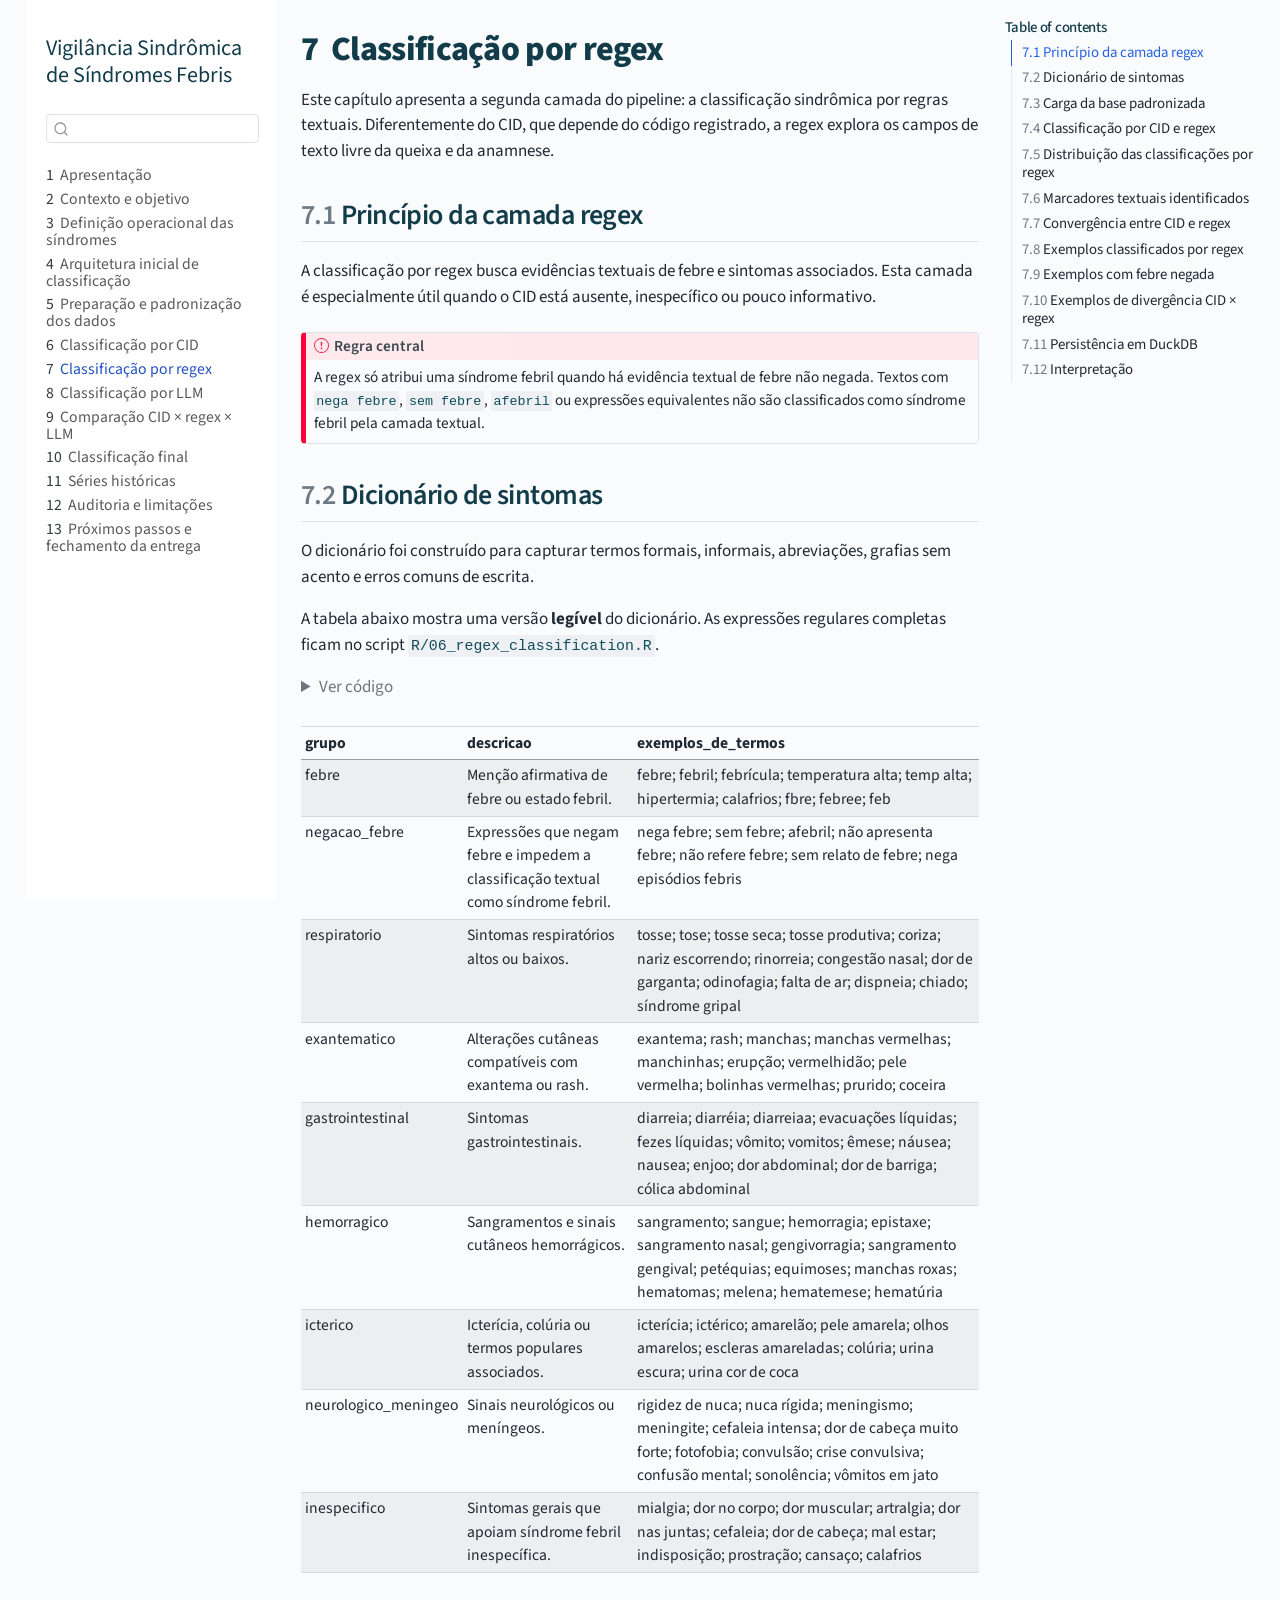
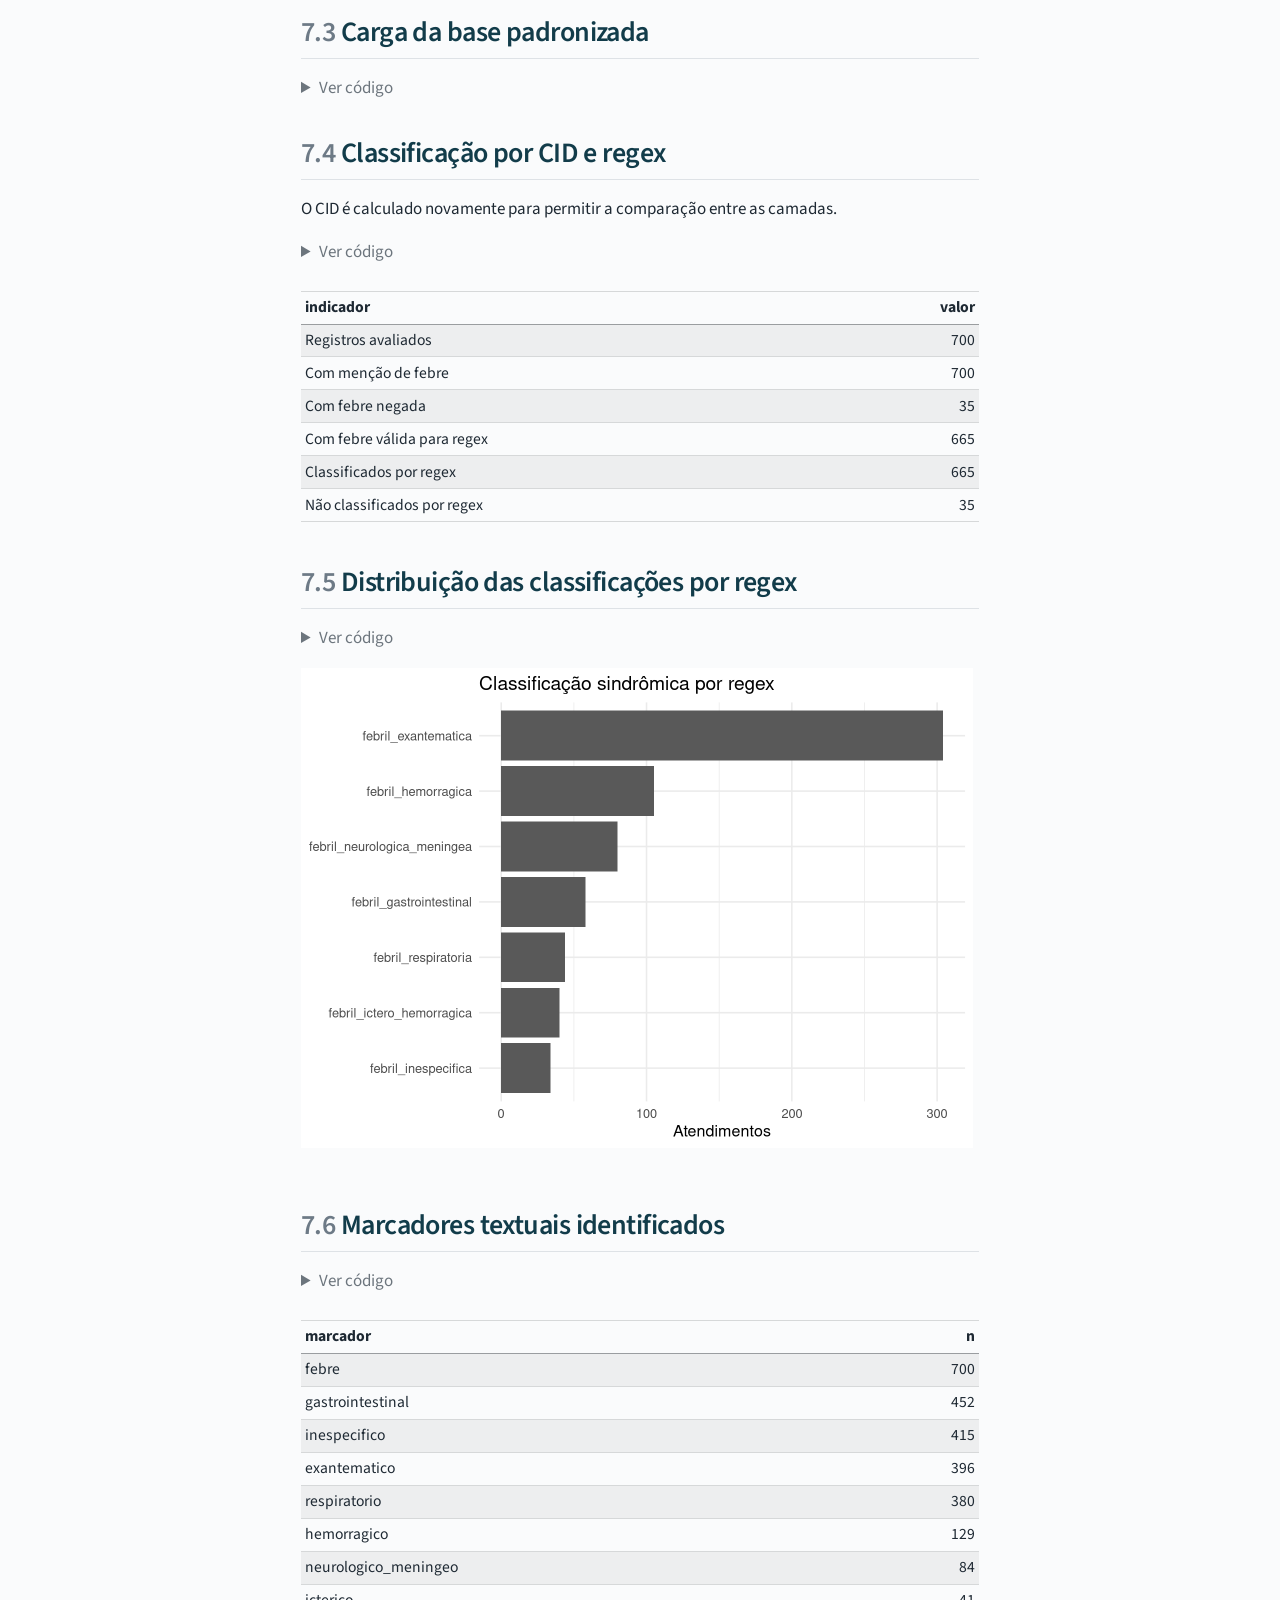
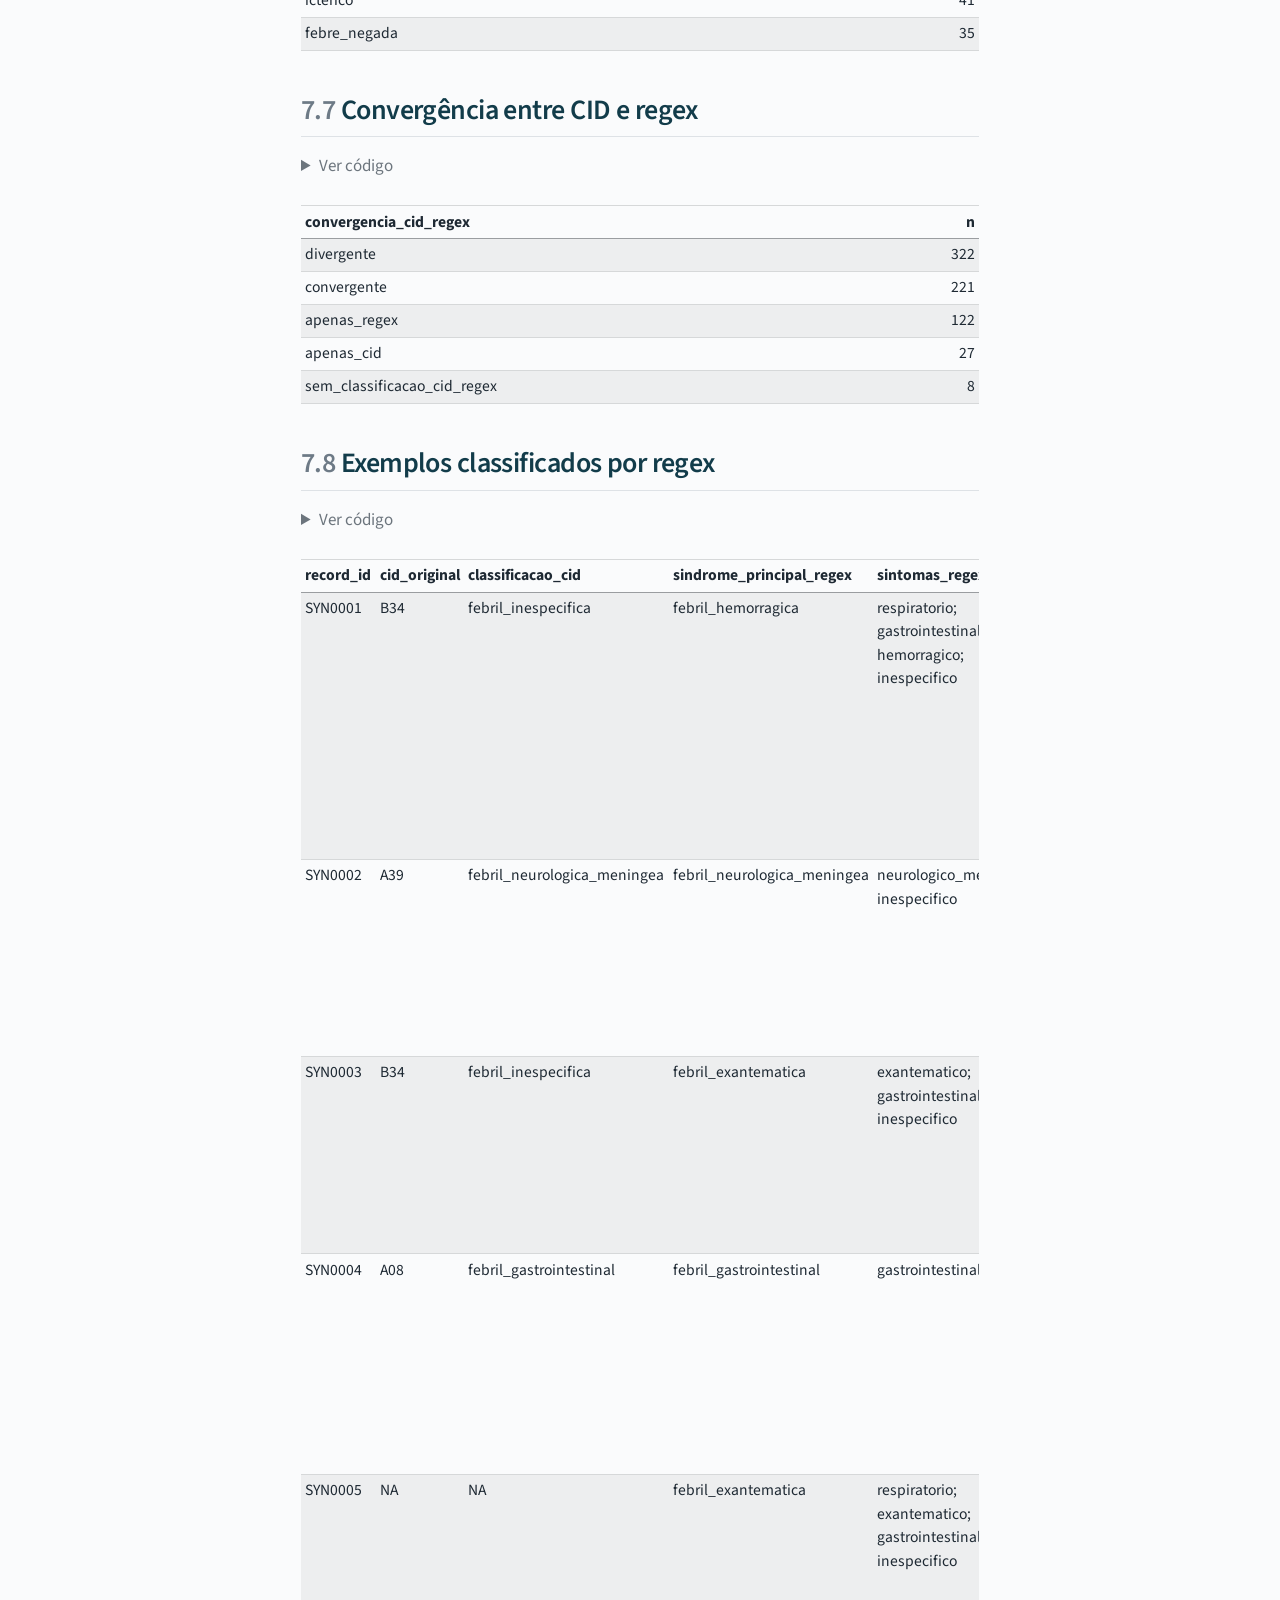
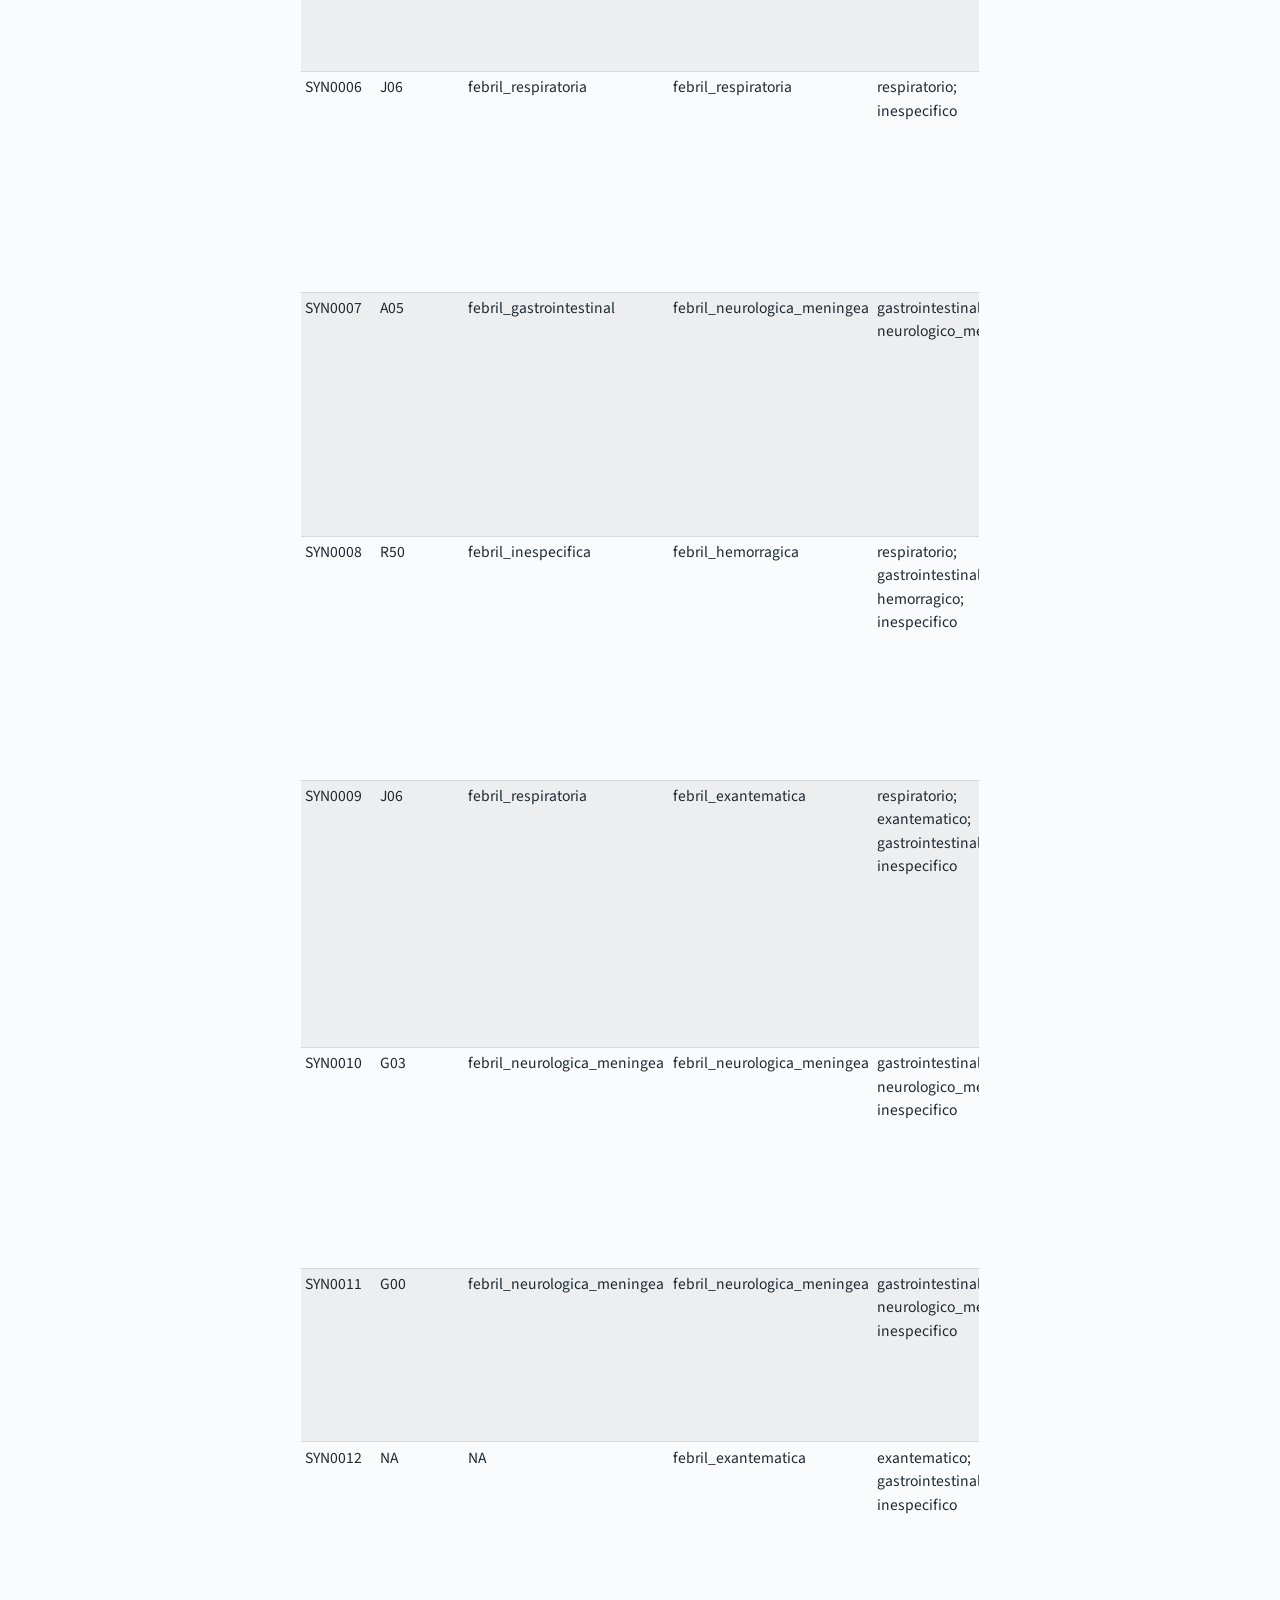
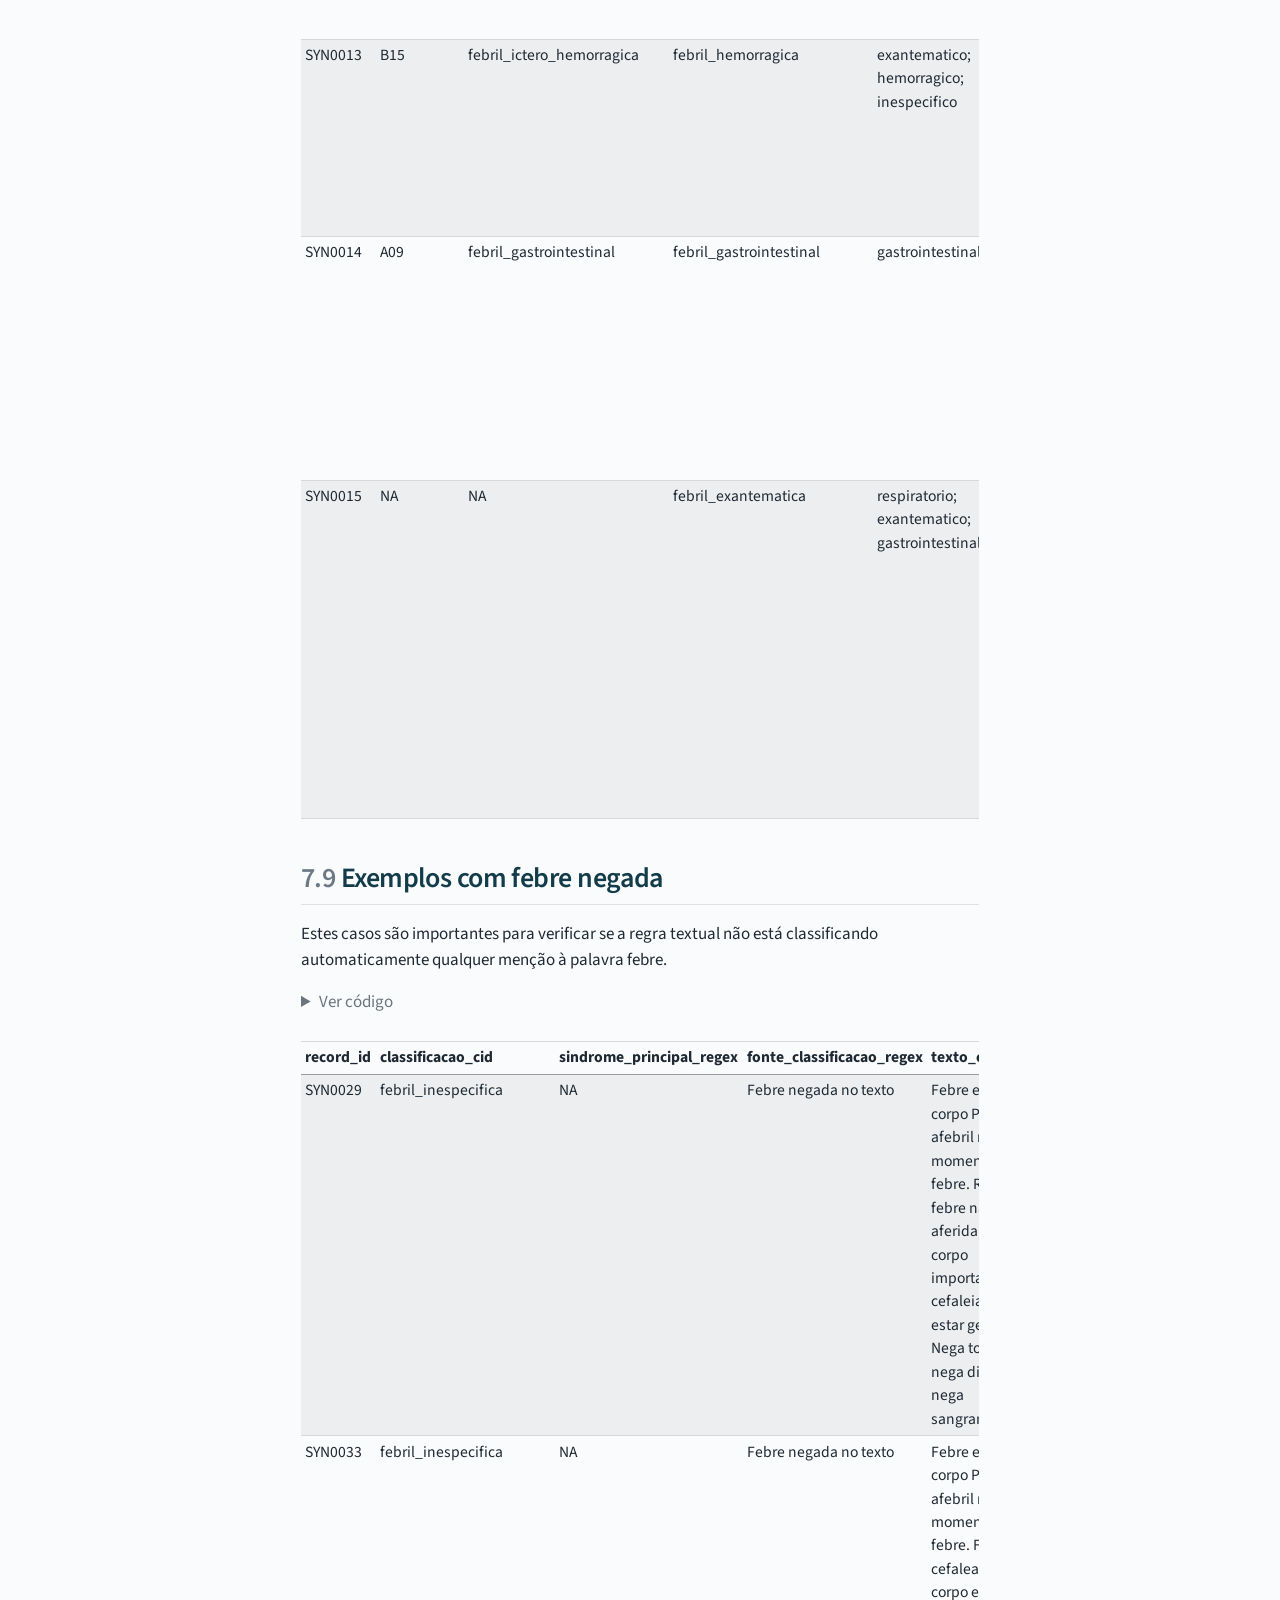
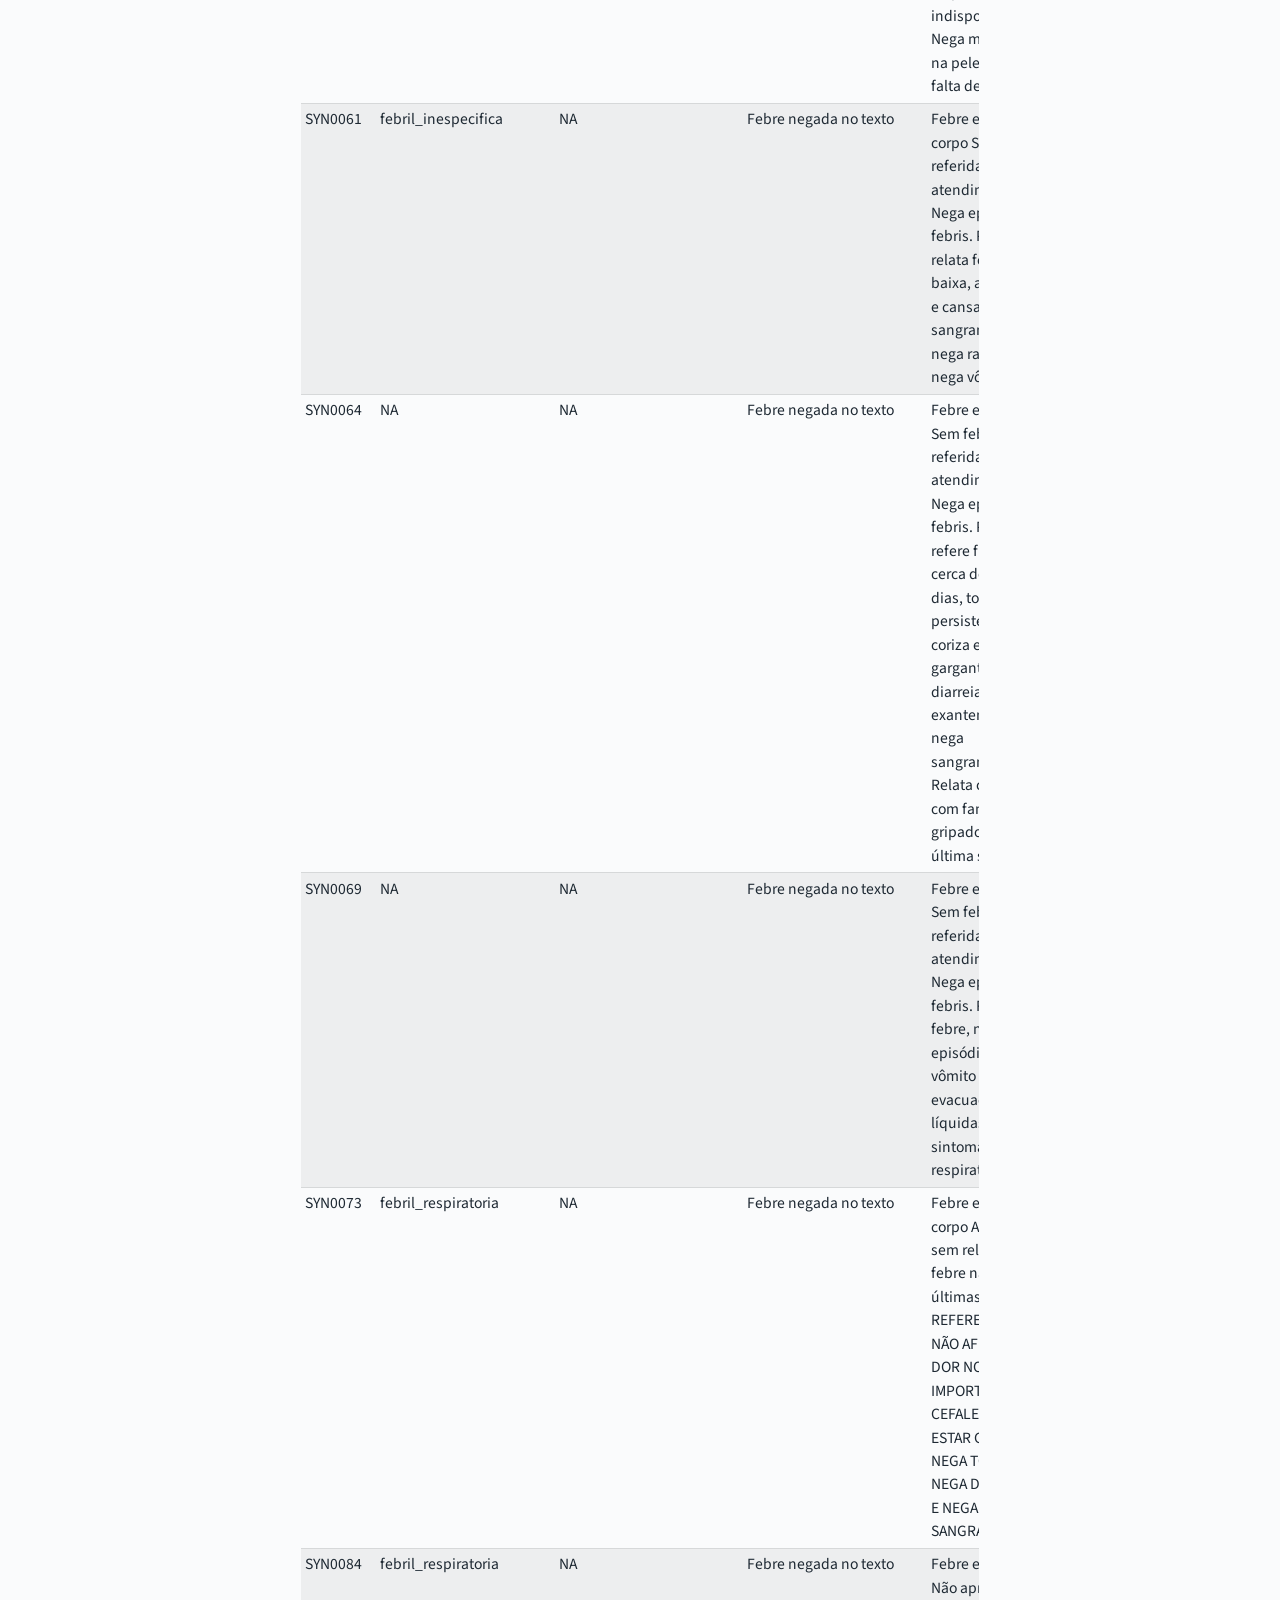
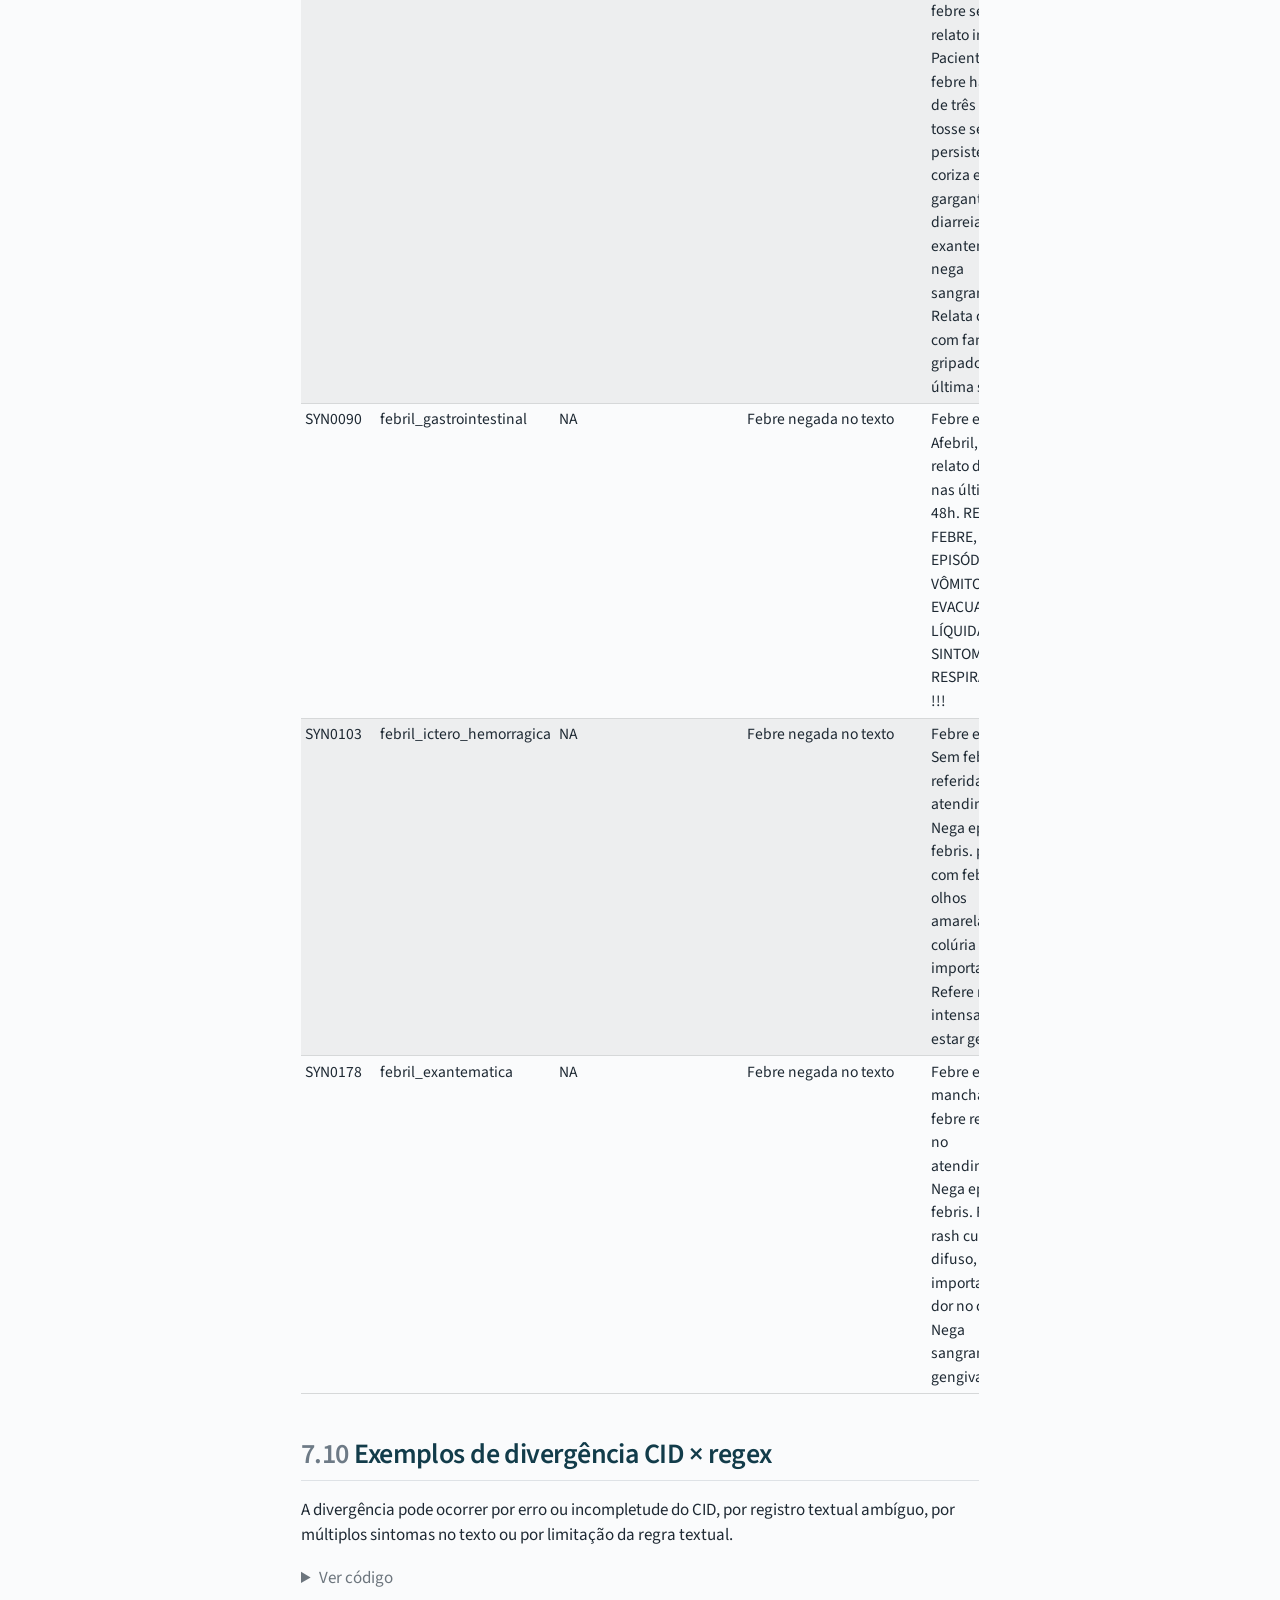
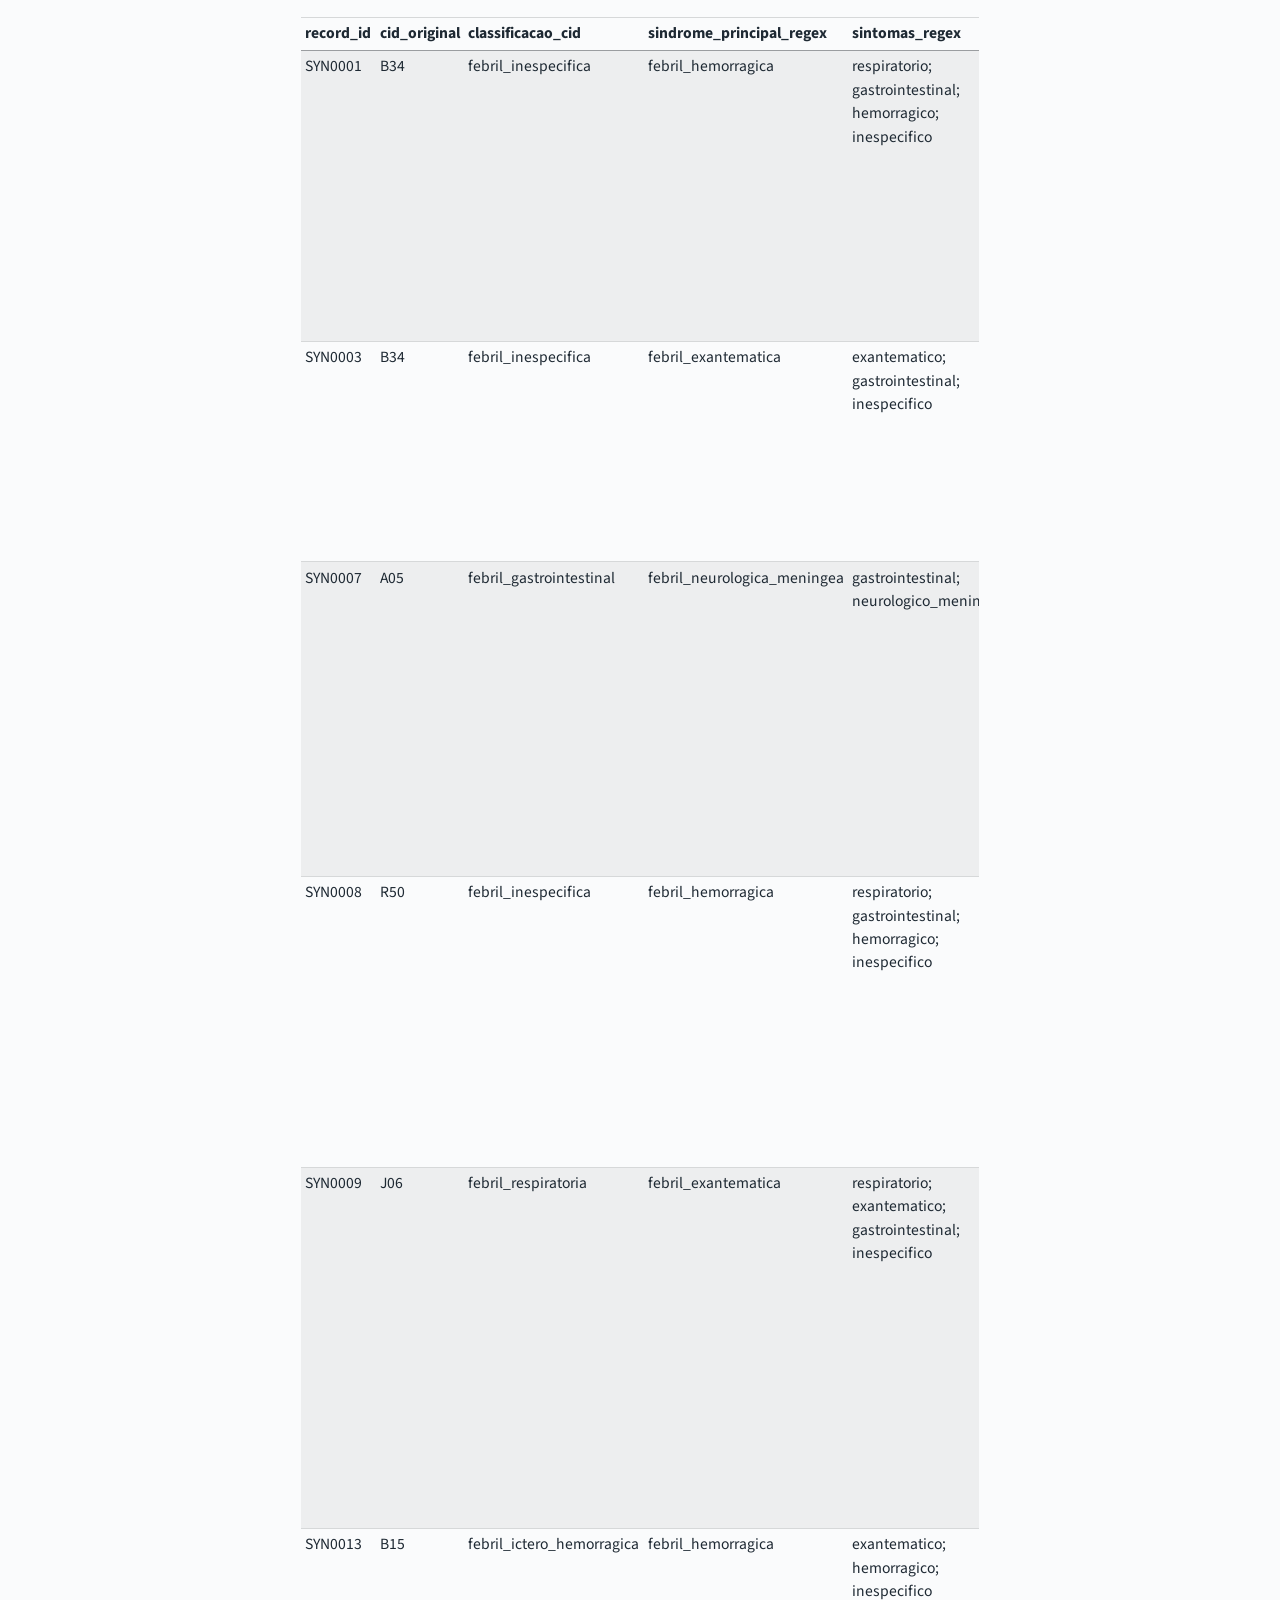
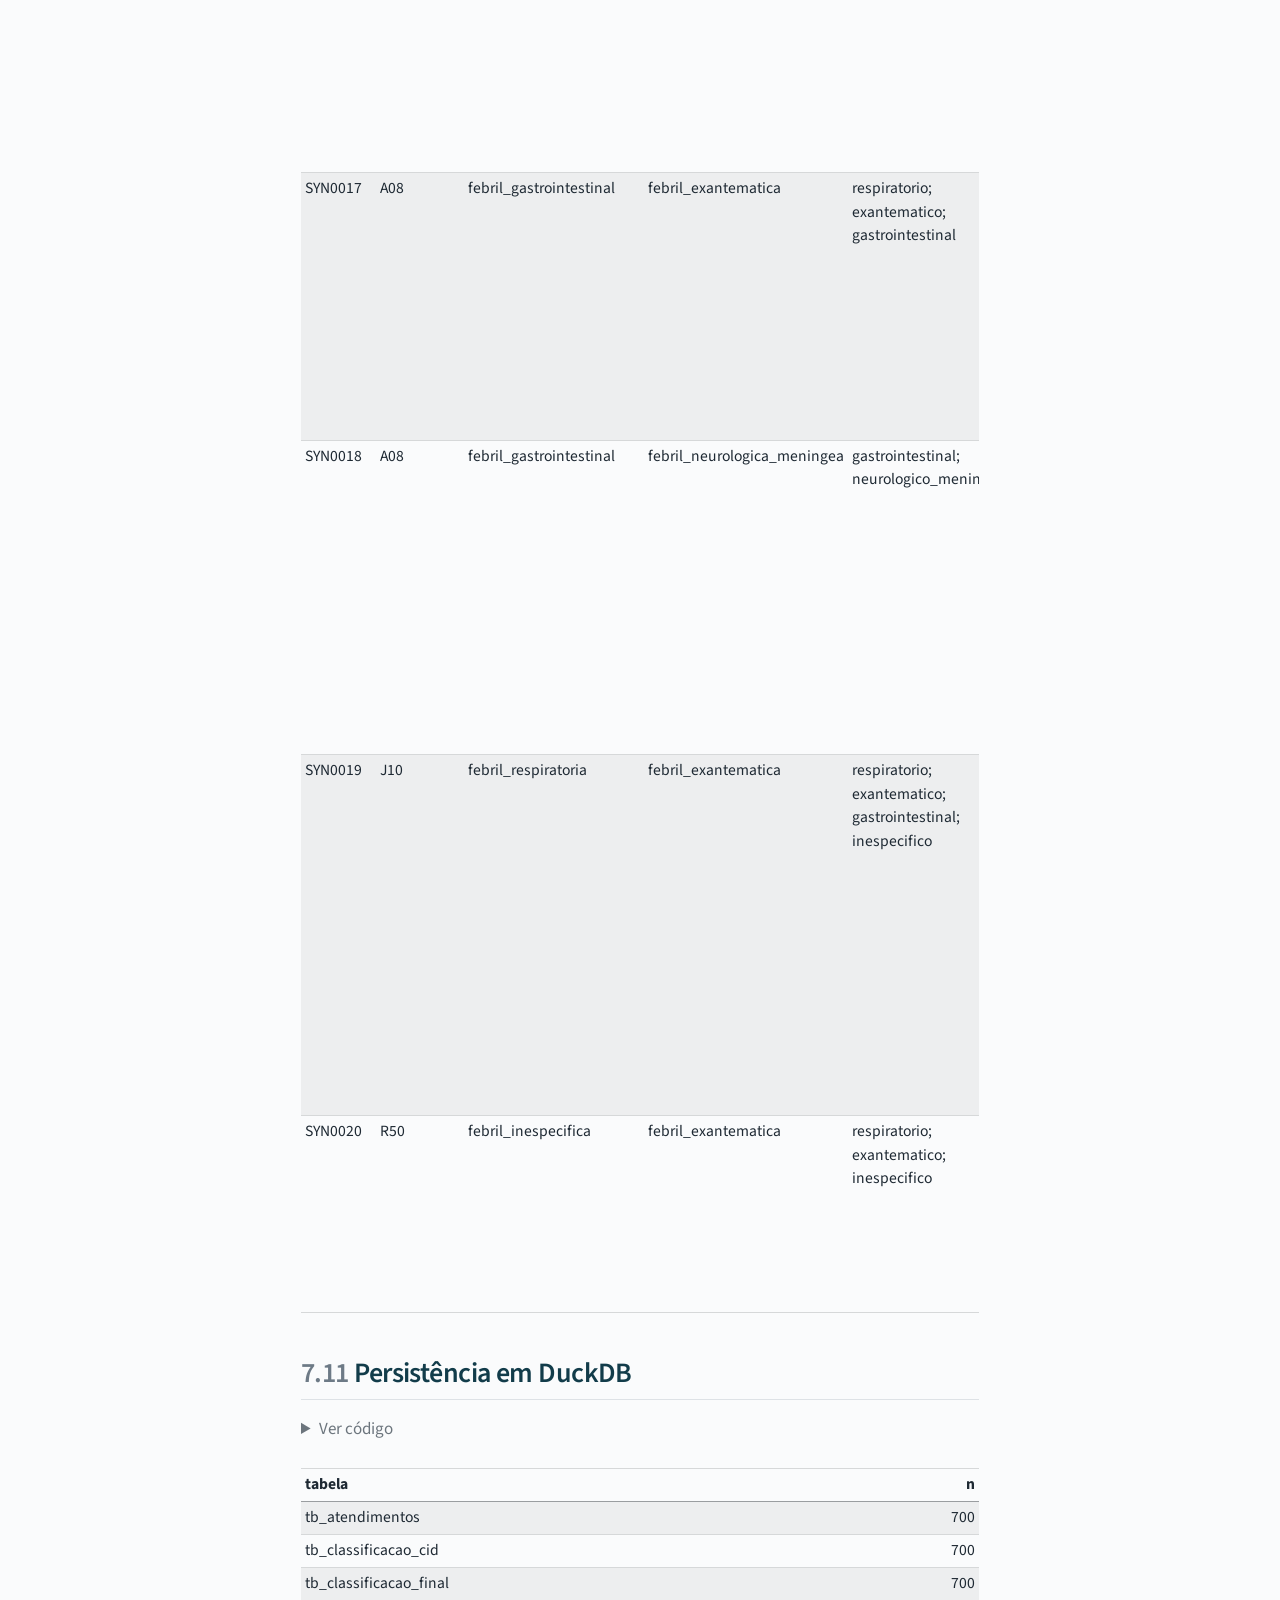
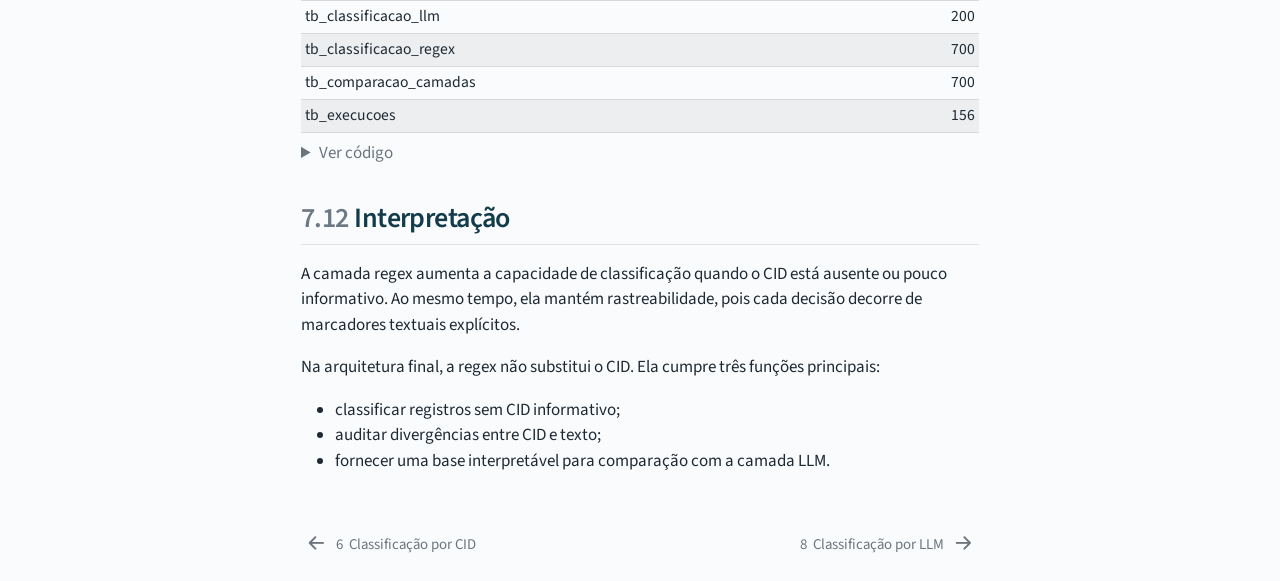
<file: _book/06-classificacao-regex.html>
<!DOCTYPE html>
<html xmlns="http://www.w3.org/1999/xhtml" lang="en" xml:lang="en"><head>

<meta charset="utf-8">
<meta name="generator" content="quarto-1.8.26">

<meta name="viewport" content="width=device-width, initial-scale=1.0, user-scalable=yes">


<title>7&nbsp; Classificação por regex – Vigilância Sindrômica de Síndromes Febris</title>
<style>
code{white-space: pre-wrap;}
span.smallcaps{font-variant: small-caps;}
div.columns{display: flex; gap: min(4vw, 1.5em);}
div.column{flex: auto; overflow-x: auto;}
div.hanging-indent{margin-left: 1.5em; text-indent: -1.5em;}
ul.task-list{list-style: none;}
ul.task-list li input[type="checkbox"] {
  width: 0.8em;
  margin: 0 0.8em 0.2em -1em; /* quarto-specific, see https://github.com/quarto-dev/quarto-cli/issues/4556 */ 
  vertical-align: middle;
}
/* CSS for syntax highlighting */
html { -webkit-text-size-adjust: 100%; }
pre > code.sourceCode { white-space: pre; position: relative; }
pre > code.sourceCode > span { display: inline-block; line-height: 1.25; }
pre > code.sourceCode > span:empty { height: 1.2em; }
.sourceCode { overflow: visible; }
code.sourceCode > span { color: inherit; text-decoration: inherit; }
div.sourceCode { margin: 1em 0; }
pre.sourceCode { margin: 0; }
@media screen {
div.sourceCode { overflow: auto; }
}
@media print {
pre > code.sourceCode { white-space: pre-wrap; }
pre > code.sourceCode > span { text-indent: -5em; padding-left: 5em; }
}
pre.numberSource code
  { counter-reset: source-line 0; }
pre.numberSource code > span
  { position: relative; left: -4em; counter-increment: source-line; }
pre.numberSource code > span > a:first-child::before
  { content: counter(source-line);
    position: relative; left: -1em; text-align: right; vertical-align: baseline;
    border: none; display: inline-block;
    -webkit-touch-callout: none; -webkit-user-select: none;
    -khtml-user-select: none; -moz-user-select: none;
    -ms-user-select: none; user-select: none;
    padding: 0 4px; width: 4em;
  }
pre.numberSource { margin-left: 3em;  padding-left: 4px; }
div.sourceCode
  {   }
@media screen {
pre > code.sourceCode > span > a:first-child::before { text-decoration: underline; }
}
</style>


<script src="site_libs/quarto-nav/quarto-nav.js"></script>
<script src="site_libs/quarto-nav/headroom.min.js"></script>
<script src="site_libs/clipboard/clipboard.min.js"></script>
<script src="site_libs/quarto-search/autocomplete.umd.js"></script>
<script src="site_libs/quarto-search/fuse.min.js"></script>
<script src="site_libs/quarto-search/quarto-search.js"></script>
<meta name="quarto:offset" content="./">
<link href="./07-classificacao-llm.html" rel="next">
<link href="./05-classificacao-cid.html" rel="prev">
<script src="site_libs/quarto-html/quarto.js" type="module"></script>
<script src="site_libs/quarto-html/tabsets/tabsets.js" type="module"></script>
<script src="site_libs/quarto-html/axe/axe-check.js" type="module"></script>
<script src="site_libs/quarto-html/popper.min.js"></script>
<script src="site_libs/quarto-html/tippy.umd.min.js"></script>
<script src="site_libs/quarto-html/anchor.min.js"></script>
<link href="site_libs/quarto-html/tippy.css" rel="stylesheet">
<link href="site_libs/quarto-html/quarto-syntax-highlighting-587c61ba64f3a5504c4d52d930310e48.css" rel="stylesheet" id="quarto-text-highlighting-styles">
<script src="site_libs/bootstrap/bootstrap.min.js"></script>
<link href="site_libs/bootstrap/bootstrap-icons.css" rel="stylesheet">
<link href="site_libs/bootstrap/bootstrap-0e03cfb9dbb0624f7d4637f4d44cdad8.min.css" rel="stylesheet" append-hash="true" id="quarto-bootstrap" data-mode="light">
<script id="quarto-search-options" type="application/json">{
  "location": "sidebar",
  "copy-button": false,
  "collapse-after": 3,
  "panel-placement": "start",
  "type": "textbox",
  "limit": 50,
  "keyboard-shortcut": [
    "f",
    "/",
    "s"
  ],
  "show-item-context": false,
  "language": {
    "search-no-results-text": "No results",
    "search-matching-documents-text": "matching documents",
    "search-copy-link-title": "Copy link to search",
    "search-hide-matches-text": "Hide additional matches",
    "search-more-match-text": "more match in this document",
    "search-more-matches-text": "more matches in this document",
    "search-clear-button-title": "Clear",
    "search-text-placeholder": "",
    "search-detached-cancel-button-title": "Cancel",
    "search-submit-button-title": "Submit",
    "search-label": "Search"
  }
}</script>


<link rel="stylesheet" href="assets/styles.css">
</head>

<body class="nav-sidebar floating quarto-light">

<div id="quarto-search-results"></div>
  <header id="quarto-header" class="headroom fixed-top">
  <nav class="quarto-secondary-nav">
    <div class="container-fluid d-flex">
      <button type="button" class="quarto-btn-toggle btn" data-bs-toggle="collapse" role="button" data-bs-target=".quarto-sidebar-collapse-item" aria-controls="quarto-sidebar" aria-expanded="false" aria-label="Toggle sidebar navigation" onclick="if (window.quartoToggleHeadroom) { window.quartoToggleHeadroom(); }">
        <i class="bi bi-layout-text-sidebar-reverse"></i>
      </button>
        <nav class="quarto-page-breadcrumbs" aria-label="breadcrumb"><ol class="breadcrumb"><li class="breadcrumb-item"><a href="./06-classificacao-regex.html"><span class="chapter-number">7</span>&nbsp; <span class="chapter-title">Classificação por regex</span></a></li></ol></nav>
        <a class="flex-grow-1" role="navigation" data-bs-toggle="collapse" data-bs-target=".quarto-sidebar-collapse-item" aria-controls="quarto-sidebar" aria-expanded="false" aria-label="Toggle sidebar navigation" onclick="if (window.quartoToggleHeadroom) { window.quartoToggleHeadroom(); }">      
        </a>
      <button type="button" class="btn quarto-search-button" aria-label="Search" onclick="window.quartoOpenSearch();">
        <i class="bi bi-search"></i>
      </button>
    </div>
  </nav>
</header>
<!-- content -->
<div id="quarto-content" class="quarto-container page-columns page-rows-contents page-layout-article">
<!-- sidebar -->
  <nav id="quarto-sidebar" class="sidebar collapse collapse-horizontal quarto-sidebar-collapse-item sidebar-navigation floating overflow-auto">
    <div class="pt-lg-2 mt-2 text-left sidebar-header">
    <div class="sidebar-title mb-0 py-0">
      <a href="./">Vigilância Sindrômica de Síndromes Febris</a> 
    </div>
      </div>
        <div class="mt-2 flex-shrink-0 align-items-center">
        <div class="sidebar-search">
        <div id="quarto-search" class="" title="Search"></div>
        </div>
        </div>
    <div class="sidebar-menu-container"> 
    <ul class="list-unstyled mt-1">
        <li class="sidebar-item">
  <div class="sidebar-item-container"> 
  <a href="./index.html" class="sidebar-item-text sidebar-link">
 <span class="menu-text"><span class="chapter-number">1</span>&nbsp; <span class="chapter-title">Apresentação</span></span></a>
  </div>
</li>
        <li class="sidebar-item">
  <div class="sidebar-item-container"> 
  <a href="./01-contexto.html" class="sidebar-item-text sidebar-link">
 <span class="menu-text"><span class="chapter-number">2</span>&nbsp; <span class="chapter-title">Contexto e objetivo</span></span></a>
  </div>
</li>
        <li class="sidebar-item">
  <div class="sidebar-item-container"> 
  <a href="./02-definicao-sindromes.html" class="sidebar-item-text sidebar-link">
 <span class="menu-text"><span class="chapter-number">3</span>&nbsp; <span class="chapter-title">Definição operacional das síndromes</span></span></a>
  </div>
</li>
        <li class="sidebar-item">
  <div class="sidebar-item-container"> 
  <a href="./03-arquitetura-classificacao.html" class="sidebar-item-text sidebar-link">
 <span class="menu-text"><span class="chapter-number">4</span>&nbsp; <span class="chapter-title">Arquitetura inicial de classificação</span></span></a>
  </div>
</li>
        <li class="sidebar-item">
  <div class="sidebar-item-container"> 
  <a href="./04-preparacao-dados.html" class="sidebar-item-text sidebar-link">
 <span class="menu-text"><span class="chapter-number">5</span>&nbsp; <span class="chapter-title">Preparação e padronização dos dados</span></span></a>
  </div>
</li>
        <li class="sidebar-item">
  <div class="sidebar-item-container"> 
  <a href="./05-classificacao-cid.html" class="sidebar-item-text sidebar-link">
 <span class="menu-text"><span class="chapter-number">6</span>&nbsp; <span class="chapter-title">Classificação por CID</span></span></a>
  </div>
</li>
        <li class="sidebar-item">
  <div class="sidebar-item-container"> 
  <a href="./06-classificacao-regex.html" class="sidebar-item-text sidebar-link active">
 <span class="menu-text"><span class="chapter-number">7</span>&nbsp; <span class="chapter-title">Classificação por regex</span></span></a>
  </div>
</li>
        <li class="sidebar-item">
  <div class="sidebar-item-container"> 
  <a href="./07-classificacao-llm.html" class="sidebar-item-text sidebar-link">
 <span class="menu-text"><span class="chapter-number">8</span>&nbsp; <span class="chapter-title">Classificação por LLM</span></span></a>
  </div>
</li>
        <li class="sidebar-item">
  <div class="sidebar-item-container"> 
  <a href="./08-comparacao-cid-regex-llm.html" class="sidebar-item-text sidebar-link">
 <span class="menu-text"><span class="chapter-number">9</span>&nbsp; <span class="chapter-title">Comparação CID × regex × LLM</span></span></a>
  </div>
</li>
        <li class="sidebar-item">
  <div class="sidebar-item-container"> 
  <a href="./09-classificacao-final.html" class="sidebar-item-text sidebar-link">
 <span class="menu-text"><span class="chapter-number">10</span>&nbsp; <span class="chapter-title">Classificação final</span></span></a>
  </div>
</li>
        <li class="sidebar-item">
  <div class="sidebar-item-container"> 
  <a href="./10-series-historicas.html" class="sidebar-item-text sidebar-link">
 <span class="menu-text"><span class="chapter-number">11</span>&nbsp; <span class="chapter-title">Séries históricas</span></span></a>
  </div>
</li>
        <li class="sidebar-item">
  <div class="sidebar-item-container"> 
  <a href="./11-auditoria-limitacoes.html" class="sidebar-item-text sidebar-link">
 <span class="menu-text"><span class="chapter-number">12</span>&nbsp; <span class="chapter-title">Auditoria e limitações</span></span></a>
  </div>
</li>
        <li class="sidebar-item">
  <div class="sidebar-item-container"> 
  <a href="./12-proximos-passos-produto.html" class="sidebar-item-text sidebar-link">
 <span class="menu-text"><span class="chapter-number">13</span>&nbsp; <span class="chapter-title">Próximos passos e fechamento da entrega</span></span></a>
  </div>
</li>
    </ul>
    </div>
</nav>
<div id="quarto-sidebar-glass" class="quarto-sidebar-collapse-item" data-bs-toggle="collapse" data-bs-target=".quarto-sidebar-collapse-item"></div>
<!-- margin-sidebar -->
    <div id="quarto-margin-sidebar" class="sidebar margin-sidebar">
        <nav id="TOC" role="doc-toc" class="toc-active">
    <h2 id="toc-title">Table of contents</h2>
   
  <ul>
  <li><a href="#princípio-da-camada-regex" id="toc-princípio-da-camada-regex" class="nav-link active" data-scroll-target="#princípio-da-camada-regex"><span class="header-section-number">7.1</span> Princípio da camada regex</a></li>
  <li><a href="#dicionário-de-sintomas" id="toc-dicionário-de-sintomas" class="nav-link" data-scroll-target="#dicionário-de-sintomas"><span class="header-section-number">7.2</span> Dicionário de sintomas</a></li>
  <li><a href="#carga-da-base-padronizada" id="toc-carga-da-base-padronizada" class="nav-link" data-scroll-target="#carga-da-base-padronizada"><span class="header-section-number">7.3</span> Carga da base padronizada</a></li>
  <li><a href="#classificação-por-cid-e-regex" id="toc-classificação-por-cid-e-regex" class="nav-link" data-scroll-target="#classificação-por-cid-e-regex"><span class="header-section-number">7.4</span> Classificação por CID e regex</a></li>
  <li><a href="#distribuição-das-classificações-por-regex" id="toc-distribuição-das-classificações-por-regex" class="nav-link" data-scroll-target="#distribuição-das-classificações-por-regex"><span class="header-section-number">7.5</span> Distribuição das classificações por regex</a></li>
  <li><a href="#marcadores-textuais-identificados" id="toc-marcadores-textuais-identificados" class="nav-link" data-scroll-target="#marcadores-textuais-identificados"><span class="header-section-number">7.6</span> Marcadores textuais identificados</a></li>
  <li><a href="#convergência-entre-cid-e-regex" id="toc-convergência-entre-cid-e-regex" class="nav-link" data-scroll-target="#convergência-entre-cid-e-regex"><span class="header-section-number">7.7</span> Convergência entre CID e regex</a></li>
  <li><a href="#exemplos-classificados-por-regex" id="toc-exemplos-classificados-por-regex" class="nav-link" data-scroll-target="#exemplos-classificados-por-regex"><span class="header-section-number">7.8</span> Exemplos classificados por regex</a></li>
  <li><a href="#exemplos-com-febre-negada" id="toc-exemplos-com-febre-negada" class="nav-link" data-scroll-target="#exemplos-com-febre-negada"><span class="header-section-number">7.9</span> Exemplos com febre negada</a></li>
  <li><a href="#exemplos-de-divergência-cid-regex" id="toc-exemplos-de-divergência-cid-regex" class="nav-link" data-scroll-target="#exemplos-de-divergência-cid-regex"><span class="header-section-number">7.10</span> Exemplos de divergência CID × regex</a></li>
  <li><a href="#persistência-em-duckdb" id="toc-persistência-em-duckdb" class="nav-link" data-scroll-target="#persistência-em-duckdb"><span class="header-section-number">7.11</span> Persistência em DuckDB</a></li>
  <li><a href="#interpretação" id="toc-interpretação" class="nav-link" data-scroll-target="#interpretação"><span class="header-section-number">7.12</span> Interpretação</a></li>
  </ul>
</nav>
    </div>
<!-- main -->
<main class="content" id="quarto-document-content">

<header id="title-block-header" class="quarto-title-block default">
<div class="quarto-title">
<h1 class="title"><span class="chapter-number">7</span>&nbsp; <span class="chapter-title">Classificação por regex</span></h1>
</div>



<div class="quarto-title-meta">

    
  
    
  </div>
  


</header>


<p>Este capítulo apresenta a segunda camada do pipeline: a classificação sindrômica por regras textuais. Diferentemente do CID, que depende do código registrado, a regex explora os campos de texto livre da queixa e da anamnese.</p>
<section id="princípio-da-camada-regex" class="level2" data-number="7.1">
<h2 data-number="7.1" class="anchored" data-anchor-id="princípio-da-camada-regex"><span class="header-section-number">7.1</span> Princípio da camada regex</h2>
<p>A classificação por regex busca evidências textuais de febre e sintomas associados. Esta camada é especialmente útil quando o CID está ausente, inespecífico ou pouco informativo.</p>
<div class="callout callout-style-default callout-important callout-titled">
<div class="callout-header d-flex align-content-center">
<div class="callout-icon-container">
<i class="callout-icon"></i>
</div>
<div class="callout-title-container flex-fill">
<span class="screen-reader-only">Important</span>Regra central
</div>
</div>
<div class="callout-body-container callout-body">
<p>A regex só atribui uma síndrome febril quando há evidência textual de febre não negada. Textos com <code>nega febre</code>, <code>sem febre</code>, <code>afebril</code> ou expressões equivalentes não são classificados como síndrome febril pela camada textual.</p>
</div>
</div>
</section>
<section id="dicionário-de-sintomas" class="level2" data-number="7.2">
<h2 data-number="7.2" class="anchored" data-anchor-id="dicionário-de-sintomas"><span class="header-section-number">7.2</span> Dicionário de sintomas</h2>
<p>O dicionário foi construído para capturar termos formais, informais, abreviações, grafias sem acento e erros comuns de escrita.</p>
<p>A tabela abaixo mostra uma versão <strong>legível</strong> do dicionário. As expressões regulares completas ficam no script <code>R/06_regex_classification.R</code>.</p>
<div class="cell">
<details class="code-fold">
<summary>Ver código</summary>
<div class="code-copy-outer-scaffold"><div class="sourceCode cell-code" id="cb1"><pre class="sourceCode r code-with-copy"><code class="sourceCode r"><span id="cb1-1"><a href="#cb1-1" aria-hidden="true" tabindex="-1"></a><span class="fu">get_regex_dictionary_display</span>() <span class="sc">|&gt;</span></span>
<span id="cb1-2"><a href="#cb1-2" aria-hidden="true" tabindex="-1"></a>  knitr<span class="sc">::</span><span class="fu">kable</span>()</span></code></pre></div><button title="Copy to Clipboard" class="code-copy-button"><i class="bi"></i></button></div>
</details>
<div class="cell-output-display">
<table class="caption-top table table-sm table-striped small">
<colgroup>
<col style="width: 7%">
<col style="width: 28%">
<col style="width: 63%">
</colgroup>
<thead>
<tr class="header">
<th style="text-align: left;">grupo</th>
<th style="text-align: left;">descricao</th>
<th style="text-align: left;">exemplos_de_termos</th>
</tr>
</thead>
<tbody>
<tr class="odd">
<td style="text-align: left;">febre</td>
<td style="text-align: left;">Menção afirmativa de febre ou estado febril.</td>
<td style="text-align: left;">febre; febril; febrícula; temperatura alta; temp alta; hipertermia; calafrios; fbre; febree; feb</td>
</tr>
<tr class="even">
<td style="text-align: left;">negacao_febre</td>
<td style="text-align: left;">Expressões que negam febre e impedem a classificação textual como síndrome febril.</td>
<td style="text-align: left;">nega febre; sem febre; afebril; não apresenta febre; não refere febre; sem relato de febre; nega episódios febris</td>
</tr>
<tr class="odd">
<td style="text-align: left;">respiratorio</td>
<td style="text-align: left;">Sintomas respiratórios altos ou baixos.</td>
<td style="text-align: left;">tosse; tose; tosse seca; tosse produtiva; coriza; nariz escorrendo; rinorreia; congestão nasal; dor de garganta; odinofagia; falta de ar; dispneia; chiado; síndrome gripal</td>
</tr>
<tr class="even">
<td style="text-align: left;">exantematico</td>
<td style="text-align: left;">Alterações cutâneas compatíveis com exantema ou rash.</td>
<td style="text-align: left;">exantema; rash; manchas; manchas vermelhas; manchinhas; erupção; vermelhidão; pele vermelha; bolinhas vermelhas; prurido; coceira</td>
</tr>
<tr class="odd">
<td style="text-align: left;">gastrointestinal</td>
<td style="text-align: left;">Sintomas gastrointestinais.</td>
<td style="text-align: left;">diarreia; diarréia; diarreiaa; evacuações líquidas; fezes líquidas; vômito; vomitos; êmese; náusea; nausea; enjoo; dor abdominal; dor de barriga; cólica abdominal</td>
</tr>
<tr class="even">
<td style="text-align: left;">hemorragico</td>
<td style="text-align: left;">Sangramentos e sinais cutâneos hemorrágicos.</td>
<td style="text-align: left;">sangramento; sangue; hemorragia; epistaxe; sangramento nasal; gengivorragia; sangramento gengival; petéquias; equimoses; manchas roxas; hematomas; melena; hematemese; hematúria</td>
</tr>
<tr class="odd">
<td style="text-align: left;">icterico</td>
<td style="text-align: left;">Icterícia, colúria ou termos populares associados.</td>
<td style="text-align: left;">icterícia; ictérico; amarelão; pele amarela; olhos amarelos; escleras amareladas; colúria; urina escura; urina cor de coca</td>
</tr>
<tr class="even">
<td style="text-align: left;">neurologico_meningeo</td>
<td style="text-align: left;">Sinais neurológicos ou meníngeos.</td>
<td style="text-align: left;">rigidez de nuca; nuca rígida; meningismo; meningite; cefaleia intensa; dor de cabeça muito forte; fotofobia; convulsão; crise convulsiva; confusão mental; sonolência; vômitos em jato</td>
</tr>
<tr class="odd">
<td style="text-align: left;">inespecifico</td>
<td style="text-align: left;">Sintomas gerais que apoiam síndrome febril inespecífica.</td>
<td style="text-align: left;">mialgia; dor no corpo; dor muscular; artralgia; dor nas juntas; cefaleia; dor de cabeça; mal estar; indisposição; prostração; cansaço; calafrios</td>
</tr>
</tbody>
</table>
</div>
</div>
</section>
<section id="carga-da-base-padronizada" class="level2" data-number="7.3">
<h2 data-number="7.3" class="anchored" data-anchor-id="carga-da-base-padronizada"><span class="header-section-number">7.3</span> Carga da base padronizada</h2>
<div class="cell">
<details class="code-fold">
<summary>Ver código</summary>
<div class="code-copy-outer-scaffold"><div class="sourceCode cell-code" id="cb2"><pre class="sourceCode r code-with-copy"><code class="sourceCode r"><span id="cb2-1"><a href="#cb2-1" aria-hidden="true" tabindex="-1"></a><span class="cf">if</span> (<span class="sc">!</span><span class="fu">file.exists</span>(<span class="st">"data/atendimentos_sinteticos.csv"</span>)) {</span>
<span id="cb2-2"><a href="#cb2-2" aria-hidden="true" tabindex="-1"></a>  <span class="fu">save_synthetic_attendances</span>(<span class="at">path =</span> <span class="st">"data/atendimentos_sinteticos.csv"</span>, <span class="at">n =</span> <span class="dv">700</span>, <span class="at">seed =</span> <span class="dv">123</span>)</span>
<span id="cb2-3"><a href="#cb2-3" aria-hidden="true" tabindex="-1"></a>}</span>
<span id="cb2-4"><a href="#cb2-4" aria-hidden="true" tabindex="-1"></a></span>
<span id="cb2-5"><a href="#cb2-5" aria-hidden="true" tabindex="-1"></a>dados_raw <span class="ot">&lt;-</span> readr<span class="sc">::</span><span class="fu">read_csv</span>(<span class="st">"data/atendimentos_sinteticos.csv"</span>, <span class="at">show_col_types =</span> <span class="cn">FALSE</span>)</span>
<span id="cb2-6"><a href="#cb2-6" aria-hidden="true" tabindex="-1"></a></span>
<span id="cb2-7"><a href="#cb2-7" aria-hidden="true" tabindex="-1"></a>mapping_sintetico <span class="ot">&lt;-</span> <span class="fu">list</span>(</span>
<span id="cb2-8"><a href="#cb2-8" aria-hidden="true" tabindex="-1"></a>  <span class="at">record_id =</span> <span class="st">"record_id"</span>, <span class="at">data_atendimento =</span> <span class="st">"data_atendimento"</span>, <span class="at">unidade =</span> <span class="st">"unidade"</span>,</span>
<span id="cb2-9"><a href="#cb2-9" aria-hidden="true" tabindex="-1"></a>  <span class="at">idade =</span> <span class="st">"idade"</span>, <span class="at">sexo =</span> <span class="st">"sexo"</span>, <span class="at">cid =</span> <span class="st">"cid"</span>, <span class="at">queixa =</span> <span class="st">"queixa"</span>, <span class="at">anamnese =</span> <span class="st">"anamnese"</span></span>
<span id="cb2-10"><a href="#cb2-10" aria-hidden="true" tabindex="-1"></a>)</span>
<span id="cb2-11"><a href="#cb2-11" aria-hidden="true" tabindex="-1"></a></span>
<span id="cb2-12"><a href="#cb2-12" aria-hidden="true" tabindex="-1"></a>dados <span class="ot">&lt;-</span> <span class="fu">normalize_input_data</span>(<span class="at">df =</span> dados_raw, <span class="at">mapping =</span> mapping_sintetico)</span>
<span id="cb2-13"><a href="#cb2-13" aria-hidden="true" tabindex="-1"></a></span>
<span id="cb2-14"><a href="#cb2-14" aria-hidden="true" tabindex="-1"></a>dados <span class="ot">&lt;-</span> dados <span class="sc">|&gt;</span></span>
<span id="cb2-15"><a href="#cb2-15" aria-hidden="true" tabindex="-1"></a>  dplyr<span class="sc">::</span><span class="fu">left_join</span>(</span>
<span id="cb2-16"><a href="#cb2-16" aria-hidden="true" tabindex="-1"></a>    dados_raw <span class="sc">|&gt;</span></span>
<span id="cb2-17"><a href="#cb2-17" aria-hidden="true" tabindex="-1"></a>      dplyr<span class="sc">::</span><span class="fu">select</span>(record_id, territorio, bairro, cid_nome, sindrome_esperada_sintetica,</span>
<span id="cb2-18"><a href="#cb2-18" aria-hidden="true" tabindex="-1"></a>                    cid_status_sintetico, febre_negada_sintetica),</span>
<span id="cb2-19"><a href="#cb2-19" aria-hidden="true" tabindex="-1"></a>    <span class="at">by =</span> <span class="st">"record_id"</span></span>
<span id="cb2-20"><a href="#cb2-20" aria-hidden="true" tabindex="-1"></a>  )</span></code></pre></div><button title="Copy to Clipboard" class="code-copy-button"><i class="bi"></i></button></div>
</details>
</div>
</section>
<section id="classificação-por-cid-e-regex" class="level2" data-number="7.4">
<h2 data-number="7.4" class="anchored" data-anchor-id="classificação-por-cid-e-regex"><span class="header-section-number">7.4</span> Classificação por CID e regex</h2>
<p>O CID é calculado novamente para permitir a comparação entre as camadas.</p>
<div class="cell">
<details class="code-fold">
<summary>Ver código</summary>
<div class="code-copy-outer-scaffold"><div class="sourceCode cell-code" id="cb3"><pre class="sourceCode r code-with-copy"><code class="sourceCode r"><span id="cb3-1"><a href="#cb3-1" aria-hidden="true" tabindex="-1"></a>dados_cid <span class="ot">&lt;-</span> <span class="fu">classify_by_cid</span>(dados)</span>
<span id="cb3-2"><a href="#cb3-2" aria-hidden="true" tabindex="-1"></a></span>
<span id="cb3-3"><a href="#cb3-3" aria-hidden="true" tabindex="-1"></a>dados_regex <span class="ot">&lt;-</span> dados_cid <span class="sc">|&gt;</span></span>
<span id="cb3-4"><a href="#cb3-4" aria-hidden="true" tabindex="-1"></a>  <span class="fu">classify_by_regex</span>() <span class="sc">|&gt;</span></span>
<span id="cb3-5"><a href="#cb3-5" aria-hidden="true" tabindex="-1"></a>  <span class="fu">compare_cid_regex</span>()</span>
<span id="cb3-6"><a href="#cb3-6" aria-hidden="true" tabindex="-1"></a></span>
<span id="cb3-7"><a href="#cb3-7" aria-hidden="true" tabindex="-1"></a><span class="fu">summarise_regex_classification</span>(dados_regex) <span class="sc">|&gt;</span></span>
<span id="cb3-8"><a href="#cb3-8" aria-hidden="true" tabindex="-1"></a>  knitr<span class="sc">::</span><span class="fu">kable</span>()</span></code></pre></div><button title="Copy to Clipboard" class="code-copy-button"><i class="bi"></i></button></div>
</details>
<div class="cell-output-display">
<table class="caption-top table table-sm table-striped small">
<thead>
<tr class="header">
<th style="text-align: left;">indicador</th>
<th style="text-align: right;">valor</th>
</tr>
</thead>
<tbody>
<tr class="odd">
<td style="text-align: left;">Registros avaliados</td>
<td style="text-align: right;">700</td>
</tr>
<tr class="even">
<td style="text-align: left;">Com menção de febre</td>
<td style="text-align: right;">700</td>
</tr>
<tr class="odd">
<td style="text-align: left;">Com febre negada</td>
<td style="text-align: right;">35</td>
</tr>
<tr class="even">
<td style="text-align: left;">Com febre válida para regex</td>
<td style="text-align: right;">665</td>
</tr>
<tr class="odd">
<td style="text-align: left;">Classificados por regex</td>
<td style="text-align: right;">665</td>
</tr>
<tr class="even">
<td style="text-align: left;">Não classificados por regex</td>
<td style="text-align: right;">35</td>
</tr>
</tbody>
</table>
</div>
</div>
</section>
<section id="distribuição-das-classificações-por-regex" class="level2" data-number="7.5">
<h2 data-number="7.5" class="anchored" data-anchor-id="distribuição-das-classificações-por-regex"><span class="header-section-number">7.5</span> Distribuição das classificações por regex</h2>
<div class="cell">
<details class="code-fold">
<summary>Ver código</summary>
<div class="code-copy-outer-scaffold"><div class="sourceCode cell-code" id="cb4"><pre class="sourceCode r code-with-copy"><code class="sourceCode r"><span id="cb4-1"><a href="#cb4-1" aria-hidden="true" tabindex="-1"></a><span class="fu">plot_regex_syndrome_distribution</span>(dados_regex)</span></code></pre></div><button title="Copy to Clipboard" class="code-copy-button"><i class="bi"></i></button></div>
</details>
<div class="cell-output-display">
<div>
<figure class="figure">
<p><img src="06-classificacao-regex_files/figure-html/unnamed-chunk-5-1.png" class="img-fluid figure-img" width="672"></p>
</figure>
</div>
</div>
</div>
</section>
<section id="marcadores-textuais-identificados" class="level2" data-number="7.6">
<h2 data-number="7.6" class="anchored" data-anchor-id="marcadores-textuais-identificados"><span class="header-section-number">7.6</span> Marcadores textuais identificados</h2>
<div class="cell">
<details class="code-fold">
<summary>Ver código</summary>
<div class="code-copy-outer-scaffold"><div class="sourceCode cell-code" id="cb5"><pre class="sourceCode r code-with-copy"><code class="sourceCode r"><span id="cb5-1"><a href="#cb5-1" aria-hidden="true" tabindex="-1"></a>dados_regex <span class="sc">|&gt;</span></span>
<span id="cb5-2"><a href="#cb5-2" aria-hidden="true" tabindex="-1"></a>  dplyr<span class="sc">::</span><span class="fu">summarise</span>(</span>
<span id="cb5-3"><a href="#cb5-3" aria-hidden="true" tabindex="-1"></a>    <span class="at">febre =</span> <span class="fu">sum</span>(flag_febre, <span class="at">na.rm =</span> <span class="cn">TRUE</span>),</span>
<span id="cb5-4"><a href="#cb5-4" aria-hidden="true" tabindex="-1"></a>    <span class="at">febre_negada =</span> <span class="fu">sum</span>(flag_febre_negada, <span class="at">na.rm =</span> <span class="cn">TRUE</span>),</span>
<span id="cb5-5"><a href="#cb5-5" aria-hidden="true" tabindex="-1"></a>    <span class="at">respiratorio =</span> <span class="fu">sum</span>(flag_respiratorio, <span class="at">na.rm =</span> <span class="cn">TRUE</span>),</span>
<span id="cb5-6"><a href="#cb5-6" aria-hidden="true" tabindex="-1"></a>    <span class="at">exantematico =</span> <span class="fu">sum</span>(flag_exantematico, <span class="at">na.rm =</span> <span class="cn">TRUE</span>),</span>
<span id="cb5-7"><a href="#cb5-7" aria-hidden="true" tabindex="-1"></a>    <span class="at">gastrointestinal =</span> <span class="fu">sum</span>(flag_gastrointestinal, <span class="at">na.rm =</span> <span class="cn">TRUE</span>),</span>
<span id="cb5-8"><a href="#cb5-8" aria-hidden="true" tabindex="-1"></a>    <span class="at">hemorragico =</span> <span class="fu">sum</span>(flag_hemorragico, <span class="at">na.rm =</span> <span class="cn">TRUE</span>),</span>
<span id="cb5-9"><a href="#cb5-9" aria-hidden="true" tabindex="-1"></a>    <span class="at">icterico =</span> <span class="fu">sum</span>(flag_icterico, <span class="at">na.rm =</span> <span class="cn">TRUE</span>),</span>
<span id="cb5-10"><a href="#cb5-10" aria-hidden="true" tabindex="-1"></a>    <span class="at">neurologico_meningeo =</span> <span class="fu">sum</span>(flag_neurologico_meningeo, <span class="at">na.rm =</span> <span class="cn">TRUE</span>),</span>
<span id="cb5-11"><a href="#cb5-11" aria-hidden="true" tabindex="-1"></a>    <span class="at">inespecifico =</span> <span class="fu">sum</span>(flag_inespecifico, <span class="at">na.rm =</span> <span class="cn">TRUE</span>)</span>
<span id="cb5-12"><a href="#cb5-12" aria-hidden="true" tabindex="-1"></a>  ) <span class="sc">|&gt;</span></span>
<span id="cb5-13"><a href="#cb5-13" aria-hidden="true" tabindex="-1"></a>  tidyr<span class="sc">::</span><span class="fu">pivot_longer</span>(<span class="at">cols =</span> dplyr<span class="sc">::</span><span class="fu">everything</span>(), <span class="at">names_to =</span> <span class="st">"marcador"</span>, <span class="at">values_to =</span> <span class="st">"n"</span>) <span class="sc">|&gt;</span></span>
<span id="cb5-14"><a href="#cb5-14" aria-hidden="true" tabindex="-1"></a>  dplyr<span class="sc">::</span><span class="fu">arrange</span>(dplyr<span class="sc">::</span><span class="fu">desc</span>(n)) <span class="sc">|&gt;</span></span>
<span id="cb5-15"><a href="#cb5-15" aria-hidden="true" tabindex="-1"></a>  knitr<span class="sc">::</span><span class="fu">kable</span>()</span></code></pre></div><button title="Copy to Clipboard" class="code-copy-button"><i class="bi"></i></button></div>
</details>
<div class="cell-output-display">
<table class="caption-top table table-sm table-striped small">
<thead>
<tr class="header">
<th style="text-align: left;">marcador</th>
<th style="text-align: right;">n</th>
</tr>
</thead>
<tbody>
<tr class="odd">
<td style="text-align: left;">febre</td>
<td style="text-align: right;">700</td>
</tr>
<tr class="even">
<td style="text-align: left;">gastrointestinal</td>
<td style="text-align: right;">452</td>
</tr>
<tr class="odd">
<td style="text-align: left;">inespecifico</td>
<td style="text-align: right;">415</td>
</tr>
<tr class="even">
<td style="text-align: left;">exantematico</td>
<td style="text-align: right;">396</td>
</tr>
<tr class="odd">
<td style="text-align: left;">respiratorio</td>
<td style="text-align: right;">380</td>
</tr>
<tr class="even">
<td style="text-align: left;">hemorragico</td>
<td style="text-align: right;">129</td>
</tr>
<tr class="odd">
<td style="text-align: left;">neurologico_meningeo</td>
<td style="text-align: right;">84</td>
</tr>
<tr class="even">
<td style="text-align: left;">icterico</td>
<td style="text-align: right;">41</td>
</tr>
<tr class="odd">
<td style="text-align: left;">febre_negada</td>
<td style="text-align: right;">35</td>
</tr>
</tbody>
</table>
</div>
</div>
</section>
<section id="convergência-entre-cid-e-regex" class="level2" data-number="7.7">
<h2 data-number="7.7" class="anchored" data-anchor-id="convergência-entre-cid-e-regex"><span class="header-section-number">7.7</span> Convergência entre CID e regex</h2>
<div class="cell">
<details class="code-fold">
<summary>Ver código</summary>
<div class="code-copy-outer-scaffold"><div class="sourceCode cell-code" id="cb6"><pre class="sourceCode r code-with-copy"><code class="sourceCode r"><span id="cb6-1"><a href="#cb6-1" aria-hidden="true" tabindex="-1"></a>dados_regex <span class="sc">|&gt;</span></span>
<span id="cb6-2"><a href="#cb6-2" aria-hidden="true" tabindex="-1"></a>  dplyr<span class="sc">::</span><span class="fu">count</span>(convergencia_cid_regex, <span class="at">sort =</span> <span class="cn">TRUE</span>) <span class="sc">|&gt;</span></span>
<span id="cb6-3"><a href="#cb6-3" aria-hidden="true" tabindex="-1"></a>  knitr<span class="sc">::</span><span class="fu">kable</span>()</span></code></pre></div><button title="Copy to Clipboard" class="code-copy-button"><i class="bi"></i></button></div>
</details>
<div class="cell-output-display">
<table class="caption-top table table-sm table-striped small">
<thead>
<tr class="header">
<th style="text-align: left;">convergencia_cid_regex</th>
<th style="text-align: right;">n</th>
</tr>
</thead>
<tbody>
<tr class="odd">
<td style="text-align: left;">divergente</td>
<td style="text-align: right;">322</td>
</tr>
<tr class="even">
<td style="text-align: left;">convergente</td>
<td style="text-align: right;">221</td>
</tr>
<tr class="odd">
<td style="text-align: left;">apenas_regex</td>
<td style="text-align: right;">122</td>
</tr>
<tr class="even">
<td style="text-align: left;">apenas_cid</td>
<td style="text-align: right;">27</td>
</tr>
<tr class="odd">
<td style="text-align: left;">sem_classificacao_cid_regex</td>
<td style="text-align: right;">8</td>
</tr>
</tbody>
</table>
</div>
</div>
</section>
<section id="exemplos-classificados-por-regex" class="level2" data-number="7.8">
<h2 data-number="7.8" class="anchored" data-anchor-id="exemplos-classificados-por-regex"><span class="header-section-number">7.8</span> Exemplos classificados por regex</h2>
<div class="cell">
<details class="code-fold">
<summary>Ver código</summary>
<div class="code-copy-outer-scaffold"><div class="sourceCode cell-code" id="cb7"><pre class="sourceCode r code-with-copy"><code class="sourceCode r"><span id="cb7-1"><a href="#cb7-1" aria-hidden="true" tabindex="-1"></a>dados_regex <span class="sc">|&gt;</span></span>
<span id="cb7-2"><a href="#cb7-2" aria-hidden="true" tabindex="-1"></a>  dplyr<span class="sc">::</span><span class="fu">filter</span>(regex_classificado) <span class="sc">|&gt;</span></span>
<span id="cb7-3"><a href="#cb7-3" aria-hidden="true" tabindex="-1"></a>  dplyr<span class="sc">::</span><span class="fu">select</span>(record_id, cid_original, classificacao_cid, sindrome_principal_regex, sintomas_regex, texto_clinico) <span class="sc">|&gt;</span></span>
<span id="cb7-4"><a href="#cb7-4" aria-hidden="true" tabindex="-1"></a>  dplyr<span class="sc">::</span><span class="fu">slice_head</span>(<span class="at">n =</span> <span class="dv">15</span>) <span class="sc">|&gt;</span></span>
<span id="cb7-5"><a href="#cb7-5" aria-hidden="true" tabindex="-1"></a>  knitr<span class="sc">::</span><span class="fu">kable</span>()</span></code></pre></div><button title="Copy to Clipboard" class="code-copy-button"><i class="bi"></i></button></div>
</details>
<div class="cell-output-display">
<table class="caption-top table table-sm table-striped small">
<colgroup>
<col style="width: 2%">
<col style="width: 3%">
<col style="width: 7%">
<col style="width: 7%">
<col style="width: 16%">
<col style="width: 60%">
</colgroup>
<thead>
<tr class="header">
<th style="text-align: left;">record_id</th>
<th style="text-align: left;">cid_original</th>
<th style="text-align: left;">classificacao_cid</th>
<th style="text-align: left;">sindrome_principal_regex</th>
<th style="text-align: left;">sintomas_regex</th>
<th style="text-align: left;">texto_clinico</th>
</tr>
</thead>
<tbody>
<tr class="odd">
<td style="text-align: left;">SYN0001</td>
<td style="text-align: left;">B34</td>
<td style="text-align: left;">febril_inespecifica</td>
<td style="text-align: left;">febril_hemorragica</td>
<td style="text-align: left;">respiratorio; gastrointestinal; hemorragico; inespecifico</td>
<td style="text-align: left;">Febre e dor no corpo Refere febre não aferida, dor no corpo importante, cefaleia e mal estar geral. Nega tosse, nega diarreia e nega sangramento.</td>
</tr>
<tr class="even">
<td style="text-align: left;">SYN0002</td>
<td style="text-align: left;">A39</td>
<td style="text-align: left;">febril_neurologica_meningea</td>
<td style="text-align: left;">febril_neurologica_meningea</td>
<td style="text-align: left;">neurologico_meningeo; inespecifico</td>
<td style="text-align: left;">Febre e cefaleia Criança com febre e convulsão em casa. Sonolenta na chegada, com irritabilidade importante.</td>
</tr>
<tr class="odd">
<td style="text-align: left;">SYN0003</td>
<td style="text-align: left;">B34</td>
<td style="text-align: left;">febril_inespecifica</td>
<td style="text-align: left;">febril_exantematica</td>
<td style="text-align: left;">exantematico; gastrointestinal; inespecifico</td>
<td style="text-align: left;">Febre e dor no corpo Paciente relata febre baixa, artralgia e cansaço. Nega sangramentos, nega rash e nega vômitos.</td>
</tr>
<tr class="even">
<td style="text-align: left;">SYN0004</td>
<td style="text-align: left;">A08</td>
<td style="text-align: left;">febril_gastrointestinal</td>
<td style="text-align: left;">febril_gastrointestinal</td>
<td style="text-align: left;">gastrointestinal</td>
<td style="text-align: left;">Febre e diarreia Relata febre, nausea, episódios de vômito e evacuações líquidas. Sem sintomas respiratórios. !!!</td>
</tr>
<tr class="odd">
<td style="text-align: left;">SYN0005</td>
<td style="text-align: left;">NA</td>
<td style="text-align: left;">NA</td>
<td style="text-align: left;">febril_exantematica</td>
<td style="text-align: left;">respiratorio; exantematico; gastrointestinal; inespecifico</td>
<td style="text-align: left;">Febre e manchas FEBRE, manchas avermelhadas no corpo e dor no corpo. Sem diarreia. Sem tosse importante.</td>
</tr>
<tr class="even">
<td style="text-align: left;">SYN0006</td>
<td style="text-align: left;">J06</td>
<td style="text-align: left;">febril_respiratoria</td>
<td style="text-align: left;">febril_respiratoria</td>
<td style="text-align: left;">respiratorio; inespecifico</td>
<td style="text-align: left;">Febre e tosse Pcte com fbre não aferida, odinofagia, coriza e tosse. Relata cansaço e dor no corpo. Nega sintomas gastrointestinais.</td>
</tr>
<tr class="odd">
<td style="text-align: left;">SYN0007</td>
<td style="text-align: left;">A05</td>
<td style="text-align: left;">febril_gastrointestinal</td>
<td style="text-align: left;">febril_neurologica_meningea</td>
<td style="text-align: left;">gastrointestinal; neurologico_meningeo</td>
<td style="text-align: left;">Febre e diarreia Criança com febre alta, vômitos repetidos e diarreia líquida. Mãe refere pouca aceitação alimentar e sonolência leve.</td>
</tr>
<tr class="even">
<td style="text-align: left;">SYN0008</td>
<td style="text-align: left;">R50</td>
<td style="text-align: left;">febril_inespecifica</td>
<td style="text-align: left;">febril_hemorragica</td>
<td style="text-align: left;">respiratorio; gastrointestinal; hemorragico; inespecifico</td>
<td style="text-align: left;">Febre e dor no corpo Refere fbre não aferida, dor no corpo importante, cefaleia e mal estar geral. Nega tosse, nega diarreia e nega sangramento.</td>
</tr>
<tr class="odd">
<td style="text-align: left;">SYN0009</td>
<td style="text-align: left;">J06</td>
<td style="text-align: left;">febril_respiratoria</td>
<td style="text-align: left;">febril_exantematica</td>
<td style="text-align: left;">respiratorio; exantematico; gastrointestinal; inespecifico</td>
<td style="text-align: left;">Febre e tosse FEBRE alta desde ontem, tosse produtiva, congestão nasal e mal estar. Sem manchas na pele. Sem vômitos. Refere piora da tosse durante a noite.</td>
</tr>
<tr class="even">
<td style="text-align: left;">SYN0010</td>
<td style="text-align: left;">G03</td>
<td style="text-align: left;">febril_neurologica_meningea</td>
<td style="text-align: left;">febril_neurologica_meningea</td>
<td style="text-align: left;">gastrointestinal; neurologico_meningeo; inespecifico</td>
<td style="text-align: left;">Febre e cefaleia Paciente com febre, cefaleia intensa, rigidez de nuca e fotofobia. Refere vômitos e piora progressiva desde a manhã.</td>
</tr>
<tr class="odd">
<td style="text-align: left;">SYN0011</td>
<td style="text-align: left;">G00</td>
<td style="text-align: left;">febril_neurologica_meningea</td>
<td style="text-align: left;">febril_neurologica_meningea</td>
<td style="text-align: left;">gastrointestinal; neurologico_meningeo; inespecifico</td>
<td style="text-align: left;">Febre e cefaleia fbre alta, confusão mental e vômitos em jato. Familiar refere piora nas últimas horas.</td>
</tr>
<tr class="even">
<td style="text-align: left;">SYN0012</td>
<td style="text-align: left;">NA</td>
<td style="text-align: left;">NA</td>
<td style="text-align: left;">febril_exantematica</td>
<td style="text-align: left;">exantematico; gastrointestinal; inespecifico</td>
<td style="text-align: left;">Febre e dor no corpo Paciente relata febre baixa, artralgia e cansaço. Nega sangramentos, nega rash e nega vômitos.</td>
</tr>
<tr class="odd">
<td style="text-align: left;">SYN0013</td>
<td style="text-align: left;">B15</td>
<td style="text-align: left;">febril_ictero_hemorragica</td>
<td style="text-align: left;">febril_hemorragica</td>
<td style="text-align: left;">exantematico; hemorragico; inespecifico</td>
<td style="text-align: left;">Febre e manchas Febre e rash cutâneo difuso, prurido importante e dor no corpo. Nega sangramento gengival.</td>
</tr>
<tr class="even">
<td style="text-align: left;">SYN0014</td>
<td style="text-align: left;">A09</td>
<td style="text-align: left;">febril_gastrointestinal</td>
<td style="text-align: left;">febril_gastrointestinal</td>
<td style="text-align: left;">gastrointestinal</td>
<td style="text-align: left;">Febre e diarreia Paciente com febre, náuseas, vômitos e diarreia desde ontem. Refere dor abdominal em cólica e baixa aceitação alimentar.</td>
</tr>
<tr class="odd">
<td style="text-align: left;">SYN0015</td>
<td style="text-align: left;">NA</td>
<td style="text-align: left;">NA</td>
<td style="text-align: left;">febril_exantematica</td>
<td style="text-align: left;">respiratorio; exantematico; gastrointestinal</td>
<td style="text-align: left;">Febre e tosse Paciente refere febre há cerca de três dias, tosse seca persistente, coriza e dor de garganta. Nega diarreia, nega exantema e nega sangramentos. Relata contato com familiar gripado na última semana.</td>
</tr>
</tbody>
</table>
</div>
</div>
</section>
<section id="exemplos-com-febre-negada" class="level2" data-number="7.9">
<h2 data-number="7.9" class="anchored" data-anchor-id="exemplos-com-febre-negada"><span class="header-section-number">7.9</span> Exemplos com febre negada</h2>
<p>Estes casos são importantes para verificar se a regra textual não está classificando automaticamente qualquer menção à palavra febre.</p>
<div class="cell">
<details class="code-fold">
<summary>Ver código</summary>
<div class="code-copy-outer-scaffold"><div class="sourceCode cell-code" id="cb8"><pre class="sourceCode r code-with-copy"><code class="sourceCode r"><span id="cb8-1"><a href="#cb8-1" aria-hidden="true" tabindex="-1"></a>dados_regex <span class="sc">|&gt;</span></span>
<span id="cb8-2"><a href="#cb8-2" aria-hidden="true" tabindex="-1"></a>  dplyr<span class="sc">::</span><span class="fu">filter</span>(flag_febre_negada) <span class="sc">|&gt;</span></span>
<span id="cb8-3"><a href="#cb8-3" aria-hidden="true" tabindex="-1"></a>  dplyr<span class="sc">::</span><span class="fu">select</span>(record_id, classificacao_cid, sindrome_principal_regex, fonte_classificacao_regex, texto_clinico) <span class="sc">|&gt;</span></span>
<span id="cb8-4"><a href="#cb8-4" aria-hidden="true" tabindex="-1"></a>  dplyr<span class="sc">::</span><span class="fu">slice_head</span>(<span class="at">n =</span> <span class="dv">10</span>) <span class="sc">|&gt;</span></span>
<span id="cb8-5"><a href="#cb8-5" aria-hidden="true" tabindex="-1"></a>  knitr<span class="sc">::</span><span class="fu">kable</span>()</span></code></pre></div><button title="Copy to Clipboard" class="code-copy-button"><i class="bi"></i></button></div>
</details>
<div class="cell-output-display">
<table class="caption-top table table-sm table-striped small">
<colgroup>
<col style="width: 2%">
<col style="width: 7%">
<col style="width: 7%">
<col style="width: 7%">
<col style="width: 75%">
</colgroup>
<thead>
<tr class="header">
<th style="text-align: left;">record_id</th>
<th style="text-align: left;">classificacao_cid</th>
<th style="text-align: left;">sindrome_principal_regex</th>
<th style="text-align: left;">fonte_classificacao_regex</th>
<th style="text-align: left;">texto_clinico</th>
</tr>
</thead>
<tbody>
<tr class="odd">
<td style="text-align: left;">SYN0029</td>
<td style="text-align: left;">febril_inespecifica</td>
<td style="text-align: left;">NA</td>
<td style="text-align: left;">Febre negada no texto</td>
<td style="text-align: left;">Febre e dor no corpo Paciente afebril no momento. Nega febre. Refere febre não aferida, dor no corpo importante, cefaleia e mal estar geral. Nega tosse, nega diarreia e nega sangramento.</td>
</tr>
<tr class="even">
<td style="text-align: left;">SYN0033</td>
<td style="text-align: left;">febril_inespecifica</td>
<td style="text-align: left;">NA</td>
<td style="text-align: left;">Febre negada no texto</td>
<td style="text-align: left;">Febre e dor no corpo Paciente afebril no momento. Nega febre. Febre, cefalea, dor no corpo e indisposição. Nega manchas na pele. Nega falta de ar. !!!</td>
</tr>
<tr class="odd">
<td style="text-align: left;">SYN0061</td>
<td style="text-align: left;">febril_inespecifica</td>
<td style="text-align: left;">NA</td>
<td style="text-align: left;">Febre negada no texto</td>
<td style="text-align: left;">Febre e dor no corpo Sem febre referida no atendimento. Nega episódios febris. Paciente relata febre baixa, artralgia e cansaço. Nega sangramentos, nega rash e nega vômitos.</td>
</tr>
<tr class="even">
<td style="text-align: left;">SYN0064</td>
<td style="text-align: left;">NA</td>
<td style="text-align: left;">NA</td>
<td style="text-align: left;">Febre negada no texto</td>
<td style="text-align: left;">Febre e tosse Sem febre referida no atendimento. Nega episódios febris. Paciente refere fbre há cerca de três dias, tosse seca persistente, coriza e dor de garganta. Nega diarreia, nega exantema e nega sangramentos. Relata contato com familiar gripado na última semana.</td>
</tr>
<tr class="odd">
<td style="text-align: left;">SYN0069</td>
<td style="text-align: left;">NA</td>
<td style="text-align: left;">NA</td>
<td style="text-align: left;">Febre negada no texto</td>
<td style="text-align: left;">Febre e diarreia Sem febre referida no atendimento. Nega episódios febris. Relata febre, nausea, episódios de vômito e evacuações líquidas. Sem sintomas respiratórios.</td>
</tr>
<tr class="even">
<td style="text-align: left;">SYN0073</td>
<td style="text-align: left;">febril_respiratoria</td>
<td style="text-align: left;">NA</td>
<td style="text-align: left;">Febre negada no texto</td>
<td style="text-align: left;">Febre e dor no corpo Afebril, sem relato de febre nas últimas 48h. REFERE FEBRE NÃO AFERIDA, DOR NO CORPO IMPORTANTE, CEFALEIA E MAL ESTAR GERAL. NEGA TOSSE, NEGA DIARREIA E NEGA SANGRAMENTO.</td>
</tr>
<tr class="odd">
<td style="text-align: left;">SYN0084</td>
<td style="text-align: left;">febril_respiratoria</td>
<td style="text-align: left;">NA</td>
<td style="text-align: left;">Febre negada no texto</td>
<td style="text-align: left;">Febre e tosse Não apresenta febre segundo relato inicial. Paciente refere febre há cerca de três dias, tosse seca persistente, coriza e dor de garganta. Nega diarreia, nega exantema e nega sangramentos. Relata contato com familiar gripado na última semana.</td>
</tr>
<tr class="even">
<td style="text-align: left;">SYN0090</td>
<td style="text-align: left;">febril_gastrointestinal</td>
<td style="text-align: left;">NA</td>
<td style="text-align: left;">Febre negada no texto</td>
<td style="text-align: left;">Febre e diarreia Afebril, sem relato de febre nas últimas 48h. RELATA FEBRE, NAUSEA, EPISÓDIOS DE VÔMITO E EVACUAÇÕES LÍQUIDAS. SEM SINTOMAS RESPIRATÓRIOS. !!!</td>
</tr>
<tr class="odd">
<td style="text-align: left;">SYN0103</td>
<td style="text-align: left;">febril_ictero_hemorragica</td>
<td style="text-align: left;">NA</td>
<td style="text-align: left;">Febre negada no texto</td>
<td style="text-align: left;">Febre e icterícia Sem febre referida no atendimento. Nega episódios febris. paciente com febre, olhos amarelados e colúria importante. Refere mialgia intensa e mal estar geral.</td>
</tr>
<tr class="even">
<td style="text-align: left;">SYN0178</td>
<td style="text-align: left;">febril_exantematica</td>
<td style="text-align: left;">NA</td>
<td style="text-align: left;">Febre negada no texto</td>
<td style="text-align: left;">Febre e manchas Sem febre referida no atendimento. Nega episódios febris. Febre e rash cutâneo difuso, prurido importante e dor no corpo. Nega sangramento gengival.</td>
</tr>
</tbody>
</table>
</div>
</div>
</section>
<section id="exemplos-de-divergência-cid-regex" class="level2" data-number="7.10">
<h2 data-number="7.10" class="anchored" data-anchor-id="exemplos-de-divergência-cid-regex"><span class="header-section-number">7.10</span> Exemplos de divergência CID × regex</h2>
<p>A divergência pode ocorrer por erro ou incompletude do CID, por registro textual ambíguo, por múltiplos sintomas no texto ou por limitação da regra textual.</p>
<div class="cell">
<details class="code-fold">
<summary>Ver código</summary>
<div class="code-copy-outer-scaffold"><div class="sourceCode cell-code" id="cb9"><pre class="sourceCode r code-with-copy"><code class="sourceCode r"><span id="cb9-1"><a href="#cb9-1" aria-hidden="true" tabindex="-1"></a>dados_regex <span class="sc">|&gt;</span></span>
<span id="cb9-2"><a href="#cb9-2" aria-hidden="true" tabindex="-1"></a>  dplyr<span class="sc">::</span><span class="fu">filter</span>(convergencia_cid_regex <span class="sc">==</span> <span class="st">"divergente"</span>) <span class="sc">|&gt;</span></span>
<span id="cb9-3"><a href="#cb9-3" aria-hidden="true" tabindex="-1"></a>  dplyr<span class="sc">::</span><span class="fu">select</span>(record_id, cid_original, classificacao_cid, sindrome_principal_regex, sintomas_regex, texto_clinico) <span class="sc">|&gt;</span></span>
<span id="cb9-4"><a href="#cb9-4" aria-hidden="true" tabindex="-1"></a>  dplyr<span class="sc">::</span><span class="fu">slice_head</span>(<span class="at">n =</span> <span class="dv">10</span>) <span class="sc">|&gt;</span></span>
<span id="cb9-5"><a href="#cb9-5" aria-hidden="true" tabindex="-1"></a>  knitr<span class="sc">::</span><span class="fu">kable</span>()</span></code></pre></div><button title="Copy to Clipboard" class="code-copy-button"><i class="bi"></i></button></div>
</details>
<div class="cell-output-display">
<table class="caption-top table table-sm table-striped small">
<colgroup>
<col style="width: 3%">
<col style="width: 4%">
<col style="width: 8%">
<col style="width: 9%">
<col style="width: 20%">
<col style="width: 53%">
</colgroup>
<thead>
<tr class="header">
<th style="text-align: left;">record_id</th>
<th style="text-align: left;">cid_original</th>
<th style="text-align: left;">classificacao_cid</th>
<th style="text-align: left;">sindrome_principal_regex</th>
<th style="text-align: left;">sintomas_regex</th>
<th style="text-align: left;">texto_clinico</th>
</tr>
</thead>
<tbody>
<tr class="odd">
<td style="text-align: left;">SYN0001</td>
<td style="text-align: left;">B34</td>
<td style="text-align: left;">febril_inespecifica</td>
<td style="text-align: left;">febril_hemorragica</td>
<td style="text-align: left;">respiratorio; gastrointestinal; hemorragico; inespecifico</td>
<td style="text-align: left;">Febre e dor no corpo Refere febre não aferida, dor no corpo importante, cefaleia e mal estar geral. Nega tosse, nega diarreia e nega sangramento.</td>
</tr>
<tr class="even">
<td style="text-align: left;">SYN0003</td>
<td style="text-align: left;">B34</td>
<td style="text-align: left;">febril_inespecifica</td>
<td style="text-align: left;">febril_exantematica</td>
<td style="text-align: left;">exantematico; gastrointestinal; inespecifico</td>
<td style="text-align: left;">Febre e dor no corpo Paciente relata febre baixa, artralgia e cansaço. Nega sangramentos, nega rash e nega vômitos.</td>
</tr>
<tr class="odd">
<td style="text-align: left;">SYN0007</td>
<td style="text-align: left;">A05</td>
<td style="text-align: left;">febril_gastrointestinal</td>
<td style="text-align: left;">febril_neurologica_meningea</td>
<td style="text-align: left;">gastrointestinal; neurologico_meningeo</td>
<td style="text-align: left;">Febre e diarreia Criança com febre alta, vômitos repetidos e diarreia líquida. Mãe refere pouca aceitação alimentar e sonolência leve.</td>
</tr>
<tr class="even">
<td style="text-align: left;">SYN0008</td>
<td style="text-align: left;">R50</td>
<td style="text-align: left;">febril_inespecifica</td>
<td style="text-align: left;">febril_hemorragica</td>
<td style="text-align: left;">respiratorio; gastrointestinal; hemorragico; inespecifico</td>
<td style="text-align: left;">Febre e dor no corpo Refere fbre não aferida, dor no corpo importante, cefaleia e mal estar geral. Nega tosse, nega diarreia e nega sangramento.</td>
</tr>
<tr class="odd">
<td style="text-align: left;">SYN0009</td>
<td style="text-align: left;">J06</td>
<td style="text-align: left;">febril_respiratoria</td>
<td style="text-align: left;">febril_exantematica</td>
<td style="text-align: left;">respiratorio; exantematico; gastrointestinal; inespecifico</td>
<td style="text-align: left;">Febre e tosse FEBRE alta desde ontem, tosse produtiva, congestão nasal e mal estar. Sem manchas na pele. Sem vômitos. Refere piora da tosse durante a noite.</td>
</tr>
<tr class="even">
<td style="text-align: left;">SYN0013</td>
<td style="text-align: left;">B15</td>
<td style="text-align: left;">febril_ictero_hemorragica</td>
<td style="text-align: left;">febril_hemorragica</td>
<td style="text-align: left;">exantematico; hemorragico; inespecifico</td>
<td style="text-align: left;">Febre e manchas Febre e rash cutâneo difuso, prurido importante e dor no corpo. Nega sangramento gengival.</td>
</tr>
<tr class="odd">
<td style="text-align: left;">SYN0017</td>
<td style="text-align: left;">A08</td>
<td style="text-align: left;">febril_gastrointestinal</td>
<td style="text-align: left;">febril_exantematica</td>
<td style="text-align: left;">respiratorio; exantematico; gastrointestinal</td>
<td style="text-align: left;">Febre e diarreia FEBRE + dor abdominal + diarreiaa desde madrugada. Nega tosse, nega manchas na pele e nega sangramentos.</td>
</tr>
<tr class="even">
<td style="text-align: left;">SYN0018</td>
<td style="text-align: left;">A08</td>
<td style="text-align: left;">febril_gastrointestinal</td>
<td style="text-align: left;">febril_neurologica_meningea</td>
<td style="text-align: left;">gastrointestinal; neurologico_meningeo</td>
<td style="text-align: left;">Febre e diarreia Criança com FEBRE alta, vômitos repetidos e diarreia líquida. Mãe refere pouca aceitação alimentar e sonolência leve. !!!</td>
</tr>
<tr class="odd">
<td style="text-align: left;">SYN0019</td>
<td style="text-align: left;">J10</td>
<td style="text-align: left;">febril_respiratoria</td>
<td style="text-align: left;">febril_exantematica</td>
<td style="text-align: left;">respiratorio; exantematico; gastrointestinal; inespecifico</td>
<td style="text-align: left;">Febre e tosse FEBRE alta desde ontem, tosse produtiva, congestão nasal e mal estar. Sem manchas na pele. Sem vômitos. Refere piora da tosse durante a noite.</td>
</tr>
<tr class="even">
<td style="text-align: left;">SYN0020</td>
<td style="text-align: left;">R50</td>
<td style="text-align: left;">febril_inespecifica</td>
<td style="text-align: left;">febril_exantematica</td>
<td style="text-align: left;">respiratorio; exantematico; inespecifico</td>
<td style="text-align: left;">Febre e dor no corpo Febre, cefalea, dor no corpo e indisposição. Nega manchas na pele. Nega falta de ar.</td>
</tr>
</tbody>
</table>
</div>
</div>
</section>
<section id="persistência-em-duckdb" class="level2" data-number="7.11">
<h2 data-number="7.11" class="anchored" data-anchor-id="persistência-em-duckdb"><span class="header-section-number">7.11</span> Persistência em DuckDB</h2>
<div class="cell">
<details class="code-fold">
<summary>Ver código</summary>
<div class="code-copy-outer-scaffold"><div class="sourceCode cell-code" id="cb10"><pre class="sourceCode r code-with-copy"><code class="sourceCode r"><span id="cb10-1"><a href="#cb10-1" aria-hidden="true" tabindex="-1"></a>con <span class="ot">&lt;-</span> <span class="fu">connect_duckdb</span>()</span>
<span id="cb10-2"><a href="#cb10-2" aria-hidden="true" tabindex="-1"></a><span class="fu">init_duckdb_schema</span>(con)</span>
<span id="cb10-3"><a href="#cb10-3" aria-hidden="true" tabindex="-1"></a></span>
<span id="cb10-4"><a href="#cb10-4" aria-hidden="true" tabindex="-1"></a><span class="fu">write_classificacao_regex</span>(<span class="at">con =</span> con, <span class="at">dados_regex =</span> dados_regex, <span class="at">overwrite =</span> <span class="cn">TRUE</span>)</span>
<span id="cb10-5"><a href="#cb10-5" aria-hidden="true" tabindex="-1"></a></span>
<span id="cb10-6"><a href="#cb10-6" aria-hidden="true" tabindex="-1"></a><span class="fu">write_execution_log</span>(</span>
<span id="cb10-7"><a href="#cb10-7" aria-hidden="true" tabindex="-1"></a>  <span class="at">con =</span> con,</span>
<span id="cb10-8"><a href="#cb10-8" aria-hidden="true" tabindex="-1"></a>  <span class="at">run_id =</span> <span class="fu">new_run_id</span>(<span class="st">"regex"</span>),</span>
<span id="cb10-9"><a href="#cb10-9" aria-hidden="true" tabindex="-1"></a>  <span class="at">etapa =</span> <span class="st">"classificacao_regex"</span>,</span>
<span id="cb10-10"><a href="#cb10-10" aria-hidden="true" tabindex="-1"></a>  <span class="at">n_registros =</span> <span class="fu">nrow</span>(dados_regex),</span>
<span id="cb10-11"><a href="#cb10-11" aria-hidden="true" tabindex="-1"></a>  <span class="at">observacao =</span> <span class="st">"Classificação sindrômica por regex persistida em tb_classificacao_regex."</span></span>
<span id="cb10-12"><a href="#cb10-12" aria-hidden="true" tabindex="-1"></a>)</span>
<span id="cb10-13"><a href="#cb10-13" aria-hidden="true" tabindex="-1"></a></span>
<span id="cb10-14"><a href="#cb10-14" aria-hidden="true" tabindex="-1"></a><span class="fu">duckdb_counts</span>(con) <span class="sc">|&gt;</span></span>
<span id="cb10-15"><a href="#cb10-15" aria-hidden="true" tabindex="-1"></a>  knitr<span class="sc">::</span><span class="fu">kable</span>()</span></code></pre></div><button title="Copy to Clipboard" class="code-copy-button"><i class="bi"></i></button></div>
</details>
<div class="cell-output-display">
<table class="caption-top table table-sm table-striped small">
<thead>
<tr class="header">
<th style="text-align: left;">tabela</th>
<th style="text-align: right;">n</th>
</tr>
</thead>
<tbody>
<tr class="odd">
<td style="text-align: left;">tb_atendimentos</td>
<td style="text-align: right;">700</td>
</tr>
<tr class="even">
<td style="text-align: left;">tb_classificacao_cid</td>
<td style="text-align: right;">700</td>
</tr>
<tr class="odd">
<td style="text-align: left;">tb_classificacao_final</td>
<td style="text-align: right;">700</td>
</tr>
<tr class="even">
<td style="text-align: left;">tb_classificacao_llm</td>
<td style="text-align: right;">200</td>
</tr>
<tr class="odd">
<td style="text-align: left;">tb_classificacao_regex</td>
<td style="text-align: right;">700</td>
</tr>
<tr class="even">
<td style="text-align: left;">tb_comparacao_camadas</td>
<td style="text-align: right;">700</td>
</tr>
<tr class="odd">
<td style="text-align: left;">tb_execucoes</td>
<td style="text-align: right;">156</td>
</tr>
</tbody>
</table>
</div>
<details class="code-fold">
<summary>Ver código</summary>
<div class="code-copy-outer-scaffold"><div class="sourceCode cell-code" id="cb11"><pre class="sourceCode r code-with-copy"><code class="sourceCode r"><span id="cb11-1"><a href="#cb11-1" aria-hidden="true" tabindex="-1"></a>DBI<span class="sc">::</span><span class="fu">dbDisconnect</span>(con, <span class="at">shutdown =</span> <span class="cn">TRUE</span>)</span></code></pre></div><button title="Copy to Clipboard" class="code-copy-button"><i class="bi"></i></button></div>
</details>
</div>
</section>
<section id="interpretação" class="level2" data-number="7.12">
<h2 data-number="7.12" class="anchored" data-anchor-id="interpretação"><span class="header-section-number">7.12</span> Interpretação</h2>
<p>A camada regex aumenta a capacidade de classificação quando o CID está ausente ou pouco informativo. Ao mesmo tempo, ela mantém rastreabilidade, pois cada decisão decorre de marcadores textuais explícitos.</p>
<p>Na arquitetura final, a regex não substitui o CID. Ela cumpre três funções principais:</p>
<ul>
<li>classificar registros sem CID informativo;</li>
<li>auditar divergências entre CID e texto;</li>
<li>fornecer uma base interpretável para comparação com a camada LLM.</li>
</ul>


</section>

</main> <!-- /main -->
<script id="quarto-html-after-body" type="application/javascript">
  window.document.addEventListener("DOMContentLoaded", function (event) {
    const icon = "";
    const anchorJS = new window.AnchorJS();
    anchorJS.options = {
      placement: 'right',
      icon: icon
    };
    anchorJS.add('.anchored');
    const isCodeAnnotation = (el) => {
      for (const clz of el.classList) {
        if (clz.startsWith('code-annotation-')) {                     
          return true;
        }
      }
      return false;
    }
    const onCopySuccess = function(e) {
      // button target
      const button = e.trigger;
      // don't keep focus
      button.blur();
      // flash "checked"
      button.classList.add('code-copy-button-checked');
      var currentTitle = button.getAttribute("title");
      button.setAttribute("title", "Copied!");
      let tooltip;
      if (window.bootstrap) {
        button.setAttribute("data-bs-toggle", "tooltip");
        button.setAttribute("data-bs-placement", "left");
        button.setAttribute("data-bs-title", "Copied!");
        tooltip = new bootstrap.Tooltip(button, 
          { trigger: "manual", 
            customClass: "code-copy-button-tooltip",
            offset: [0, -8]});
        tooltip.show();    
      }
      setTimeout(function() {
        if (tooltip) {
          tooltip.hide();
          button.removeAttribute("data-bs-title");
          button.removeAttribute("data-bs-toggle");
          button.removeAttribute("data-bs-placement");
        }
        button.setAttribute("title", currentTitle);
        button.classList.remove('code-copy-button-checked');
      }, 1000);
      // clear code selection
      e.clearSelection();
    }
    const getTextToCopy = function(trigger) {
      const outerScaffold = trigger.parentElement.cloneNode(true);
      const codeEl = outerScaffold.querySelector('code');
      for (const childEl of codeEl.children) {
        if (isCodeAnnotation(childEl)) {
          childEl.remove();
        }
      }
      return codeEl.innerText;
    }
    const clipboard = new window.ClipboardJS('.code-copy-button:not([data-in-quarto-modal])', {
      text: getTextToCopy
    });
    clipboard.on('success', onCopySuccess);
    if (window.document.getElementById('quarto-embedded-source-code-modal')) {
      const clipboardModal = new window.ClipboardJS('.code-copy-button[data-in-quarto-modal]', {
        text: getTextToCopy,
        container: window.document.getElementById('quarto-embedded-source-code-modal')
      });
      clipboardModal.on('success', onCopySuccess);
    }
      var localhostRegex = new RegExp(/^(?:http|https):\/\/localhost\:?[0-9]*\//);
      var mailtoRegex = new RegExp(/^mailto:/);
        var filterRegex = new RegExp('/' + window.location.host + '/');
      var isInternal = (href) => {
          return filterRegex.test(href) || localhostRegex.test(href) || mailtoRegex.test(href);
      }
      // Inspect non-navigation links and adorn them if external
     var links = window.document.querySelectorAll('a[href]:not(.nav-link):not(.navbar-brand):not(.toc-action):not(.sidebar-link):not(.sidebar-item-toggle):not(.pagination-link):not(.no-external):not([aria-hidden]):not(.dropdown-item):not(.quarto-navigation-tool):not(.about-link)');
      for (var i=0; i<links.length; i++) {
        const link = links[i];
        if (!isInternal(link.href)) {
          // undo the damage that might have been done by quarto-nav.js in the case of
          // links that we want to consider external
          if (link.dataset.originalHref !== undefined) {
            link.href = link.dataset.originalHref;
          }
        }
      }
    function tippyHover(el, contentFn, onTriggerFn, onUntriggerFn) {
      const config = {
        allowHTML: true,
        maxWidth: 500,
        delay: 100,
        arrow: false,
        appendTo: function(el) {
            return el.parentElement;
        },
        interactive: true,
        interactiveBorder: 10,
        theme: 'quarto',
        placement: 'bottom-start',
      };
      if (contentFn) {
        config.content = contentFn;
      }
      if (onTriggerFn) {
        config.onTrigger = onTriggerFn;
      }
      if (onUntriggerFn) {
        config.onUntrigger = onUntriggerFn;
      }
      window.tippy(el, config); 
    }
    const noterefs = window.document.querySelectorAll('a[role="doc-noteref"]');
    for (var i=0; i<noterefs.length; i++) {
      const ref = noterefs[i];
      tippyHover(ref, function() {
        // use id or data attribute instead here
        let href = ref.getAttribute('data-footnote-href') || ref.getAttribute('href');
        try { href = new URL(href).hash; } catch {}
        const id = href.replace(/^#\/?/, "");
        const note = window.document.getElementById(id);
        if (note) {
          return note.innerHTML;
        } else {
          return "";
        }
      });
    }
    const xrefs = window.document.querySelectorAll('a.quarto-xref');
    const processXRef = (id, note) => {
      // Strip column container classes
      const stripColumnClz = (el) => {
        el.classList.remove("page-full", "page-columns");
        if (el.children) {
          for (const child of el.children) {
            stripColumnClz(child);
          }
        }
      }
      stripColumnClz(note)
      if (id === null || id.startsWith('sec-')) {
        // Special case sections, only their first couple elements
        const container = document.createElement("div");
        if (note.children && note.children.length > 2) {
          container.appendChild(note.children[0].cloneNode(true));
          for (let i = 1; i < note.children.length; i++) {
            const child = note.children[i];
            if (child.tagName === "P" && child.innerText === "") {
              continue;
            } else {
              container.appendChild(child.cloneNode(true));
              break;
            }
          }
          if (window.Quarto?.typesetMath) {
            window.Quarto.typesetMath(container);
          }
          return container.innerHTML
        } else {
          if (window.Quarto?.typesetMath) {
            window.Quarto.typesetMath(note);
          }
          return note.innerHTML;
        }
      } else {
        // Remove any anchor links if they are present
        const anchorLink = note.querySelector('a.anchorjs-link');
        if (anchorLink) {
          anchorLink.remove();
        }
        if (window.Quarto?.typesetMath) {
          window.Quarto.typesetMath(note);
        }
        if (note.classList.contains("callout")) {
          return note.outerHTML;
        } else {
          return note.innerHTML;
        }
      }
    }
    for (var i=0; i<xrefs.length; i++) {
      const xref = xrefs[i];
      tippyHover(xref, undefined, function(instance) {
        instance.disable();
        let url = xref.getAttribute('href');
        let hash = undefined; 
        if (url.startsWith('#')) {
          hash = url;
        } else {
          try { hash = new URL(url).hash; } catch {}
        }
        if (hash) {
          const id = hash.replace(/^#\/?/, "");
          const note = window.document.getElementById(id);
          if (note !== null) {
            try {
              const html = processXRef(id, note.cloneNode(true));
              instance.setContent(html);
            } finally {
              instance.enable();
              instance.show();
            }
          } else {
            // See if we can fetch this
            fetch(url.split('#')[0])
            .then(res => res.text())
            .then(html => {
              const parser = new DOMParser();
              const htmlDoc = parser.parseFromString(html, "text/html");
              const note = htmlDoc.getElementById(id);
              if (note !== null) {
                const html = processXRef(id, note);
                instance.setContent(html);
              } 
            }).finally(() => {
              instance.enable();
              instance.show();
            });
          }
        } else {
          // See if we can fetch a full url (with no hash to target)
          // This is a special case and we should probably do some content thinning / targeting
          fetch(url)
          .then(res => res.text())
          .then(html => {
            const parser = new DOMParser();
            const htmlDoc = parser.parseFromString(html, "text/html");
            const note = htmlDoc.querySelector('main.content');
            if (note !== null) {
              // This should only happen for chapter cross references
              // (since there is no id in the URL)
              // remove the first header
              if (note.children.length > 0 && note.children[0].tagName === "HEADER") {
                note.children[0].remove();
              }
              const html = processXRef(null, note);
              instance.setContent(html);
            } 
          }).finally(() => {
            instance.enable();
            instance.show();
          });
        }
      }, function(instance) {
      });
    }
        let selectedAnnoteEl;
        const selectorForAnnotation = ( cell, annotation) => {
          let cellAttr = 'data-code-cell="' + cell + '"';
          let lineAttr = 'data-code-annotation="' +  annotation + '"';
          const selector = 'span[' + cellAttr + '][' + lineAttr + ']';
          return selector;
        }
        const selectCodeLines = (annoteEl) => {
          const doc = window.document;
          const targetCell = annoteEl.getAttribute("data-target-cell");
          const targetAnnotation = annoteEl.getAttribute("data-target-annotation");
          const annoteSpan = window.document.querySelector(selectorForAnnotation(targetCell, targetAnnotation));
          const lines = annoteSpan.getAttribute("data-code-lines").split(",");
          const lineIds = lines.map((line) => {
            return targetCell + "-" + line;
          })
          let top = null;
          let height = null;
          let parent = null;
          if (lineIds.length > 0) {
              //compute the position of the single el (top and bottom and make a div)
              const el = window.document.getElementById(lineIds[0]);
              top = el.offsetTop;
              height = el.offsetHeight;
              parent = el.parentElement.parentElement;
            if (lineIds.length > 1) {
              const lastEl = window.document.getElementById(lineIds[lineIds.length - 1]);
              const bottom = lastEl.offsetTop + lastEl.offsetHeight;
              height = bottom - top;
            }
            if (top !== null && height !== null && parent !== null) {
              // cook up a div (if necessary) and position it 
              let div = window.document.getElementById("code-annotation-line-highlight");
              if (div === null) {
                div = window.document.createElement("div");
                div.setAttribute("id", "code-annotation-line-highlight");
                div.style.position = 'absolute';
                parent.appendChild(div);
              }
              div.style.top = top - 2 + "px";
              div.style.height = height + 4 + "px";
              div.style.left = 0;
              let gutterDiv = window.document.getElementById("code-annotation-line-highlight-gutter");
              if (gutterDiv === null) {
                gutterDiv = window.document.createElement("div");
                gutterDiv.setAttribute("id", "code-annotation-line-highlight-gutter");
                gutterDiv.style.position = 'absolute';
                const codeCell = window.document.getElementById(targetCell);
                const gutter = codeCell.querySelector('.code-annotation-gutter');
                gutter.appendChild(gutterDiv);
              }
              gutterDiv.style.top = top - 2 + "px";
              gutterDiv.style.height = height + 4 + "px";
            }
            selectedAnnoteEl = annoteEl;
          }
        };
        const unselectCodeLines = () => {
          const elementsIds = ["code-annotation-line-highlight", "code-annotation-line-highlight-gutter"];
          elementsIds.forEach((elId) => {
            const div = window.document.getElementById(elId);
            if (div) {
              div.remove();
            }
          });
          selectedAnnoteEl = undefined;
        };
          // Handle positioning of the toggle
      window.addEventListener(
        "resize",
        throttle(() => {
          elRect = undefined;
          if (selectedAnnoteEl) {
            selectCodeLines(selectedAnnoteEl);
          }
        }, 10)
      );
      function throttle(fn, ms) {
      let throttle = false;
      let timer;
        return (...args) => {
          if(!throttle) { // first call gets through
              fn.apply(this, args);
              throttle = true;
          } else { // all the others get throttled
              if(timer) clearTimeout(timer); // cancel #2
              timer = setTimeout(() => {
                fn.apply(this, args);
                timer = throttle = false;
              }, ms);
          }
        };
      }
        // Attach click handler to the DT
        const annoteDls = window.document.querySelectorAll('dt[data-target-cell]');
        for (const annoteDlNode of annoteDls) {
          annoteDlNode.addEventListener('click', (event) => {
            const clickedEl = event.target;
            if (clickedEl !== selectedAnnoteEl) {
              unselectCodeLines();
              const activeEl = window.document.querySelector('dt[data-target-cell].code-annotation-active');
              if (activeEl) {
                activeEl.classList.remove('code-annotation-active');
              }
              selectCodeLines(clickedEl);
              clickedEl.classList.add('code-annotation-active');
            } else {
              // Unselect the line
              unselectCodeLines();
              clickedEl.classList.remove('code-annotation-active');
            }
          });
        }
    const findCites = (el) => {
      const parentEl = el.parentElement;
      if (parentEl) {
        const cites = parentEl.dataset.cites;
        if (cites) {
          return {
            el,
            cites: cites.split(' ')
          };
        } else {
          return findCites(el.parentElement)
        }
      } else {
        return undefined;
      }
    };
    var bibliorefs = window.document.querySelectorAll('a[role="doc-biblioref"]');
    for (var i=0; i<bibliorefs.length; i++) {
      const ref = bibliorefs[i];
      const citeInfo = findCites(ref);
      if (citeInfo) {
        tippyHover(citeInfo.el, function() {
          var popup = window.document.createElement('div');
          citeInfo.cites.forEach(function(cite) {
            var citeDiv = window.document.createElement('div');
            citeDiv.classList.add('hanging-indent');
            citeDiv.classList.add('csl-entry');
            var biblioDiv = window.document.getElementById('ref-' + cite);
            if (biblioDiv) {
              citeDiv.innerHTML = biblioDiv.innerHTML;
            }
            popup.appendChild(citeDiv);
          });
          return popup.innerHTML;
        });
      }
    }
  });
  </script>
<nav class="page-navigation">
  <div class="nav-page nav-page-previous">
      <a href="./05-classificacao-cid.html" class="pagination-link" aria-label="Classificação por CID">
        <i class="bi bi-arrow-left-short"></i> <span class="nav-page-text"><span class="chapter-number">6</span>&nbsp; <span class="chapter-title">Classificação por CID</span></span>
      </a>          
  </div>
  <div class="nav-page nav-page-next">
      <a href="./07-classificacao-llm.html" class="pagination-link" aria-label="Classificação por LLM">
        <span class="nav-page-text"><span class="chapter-number">8</span>&nbsp; <span class="chapter-title">Classificação por LLM</span></span> <i class="bi bi-arrow-right-short"></i>
      </a>
  </div>
</nav>
</div> <!-- /content -->




</body></html>
</file>
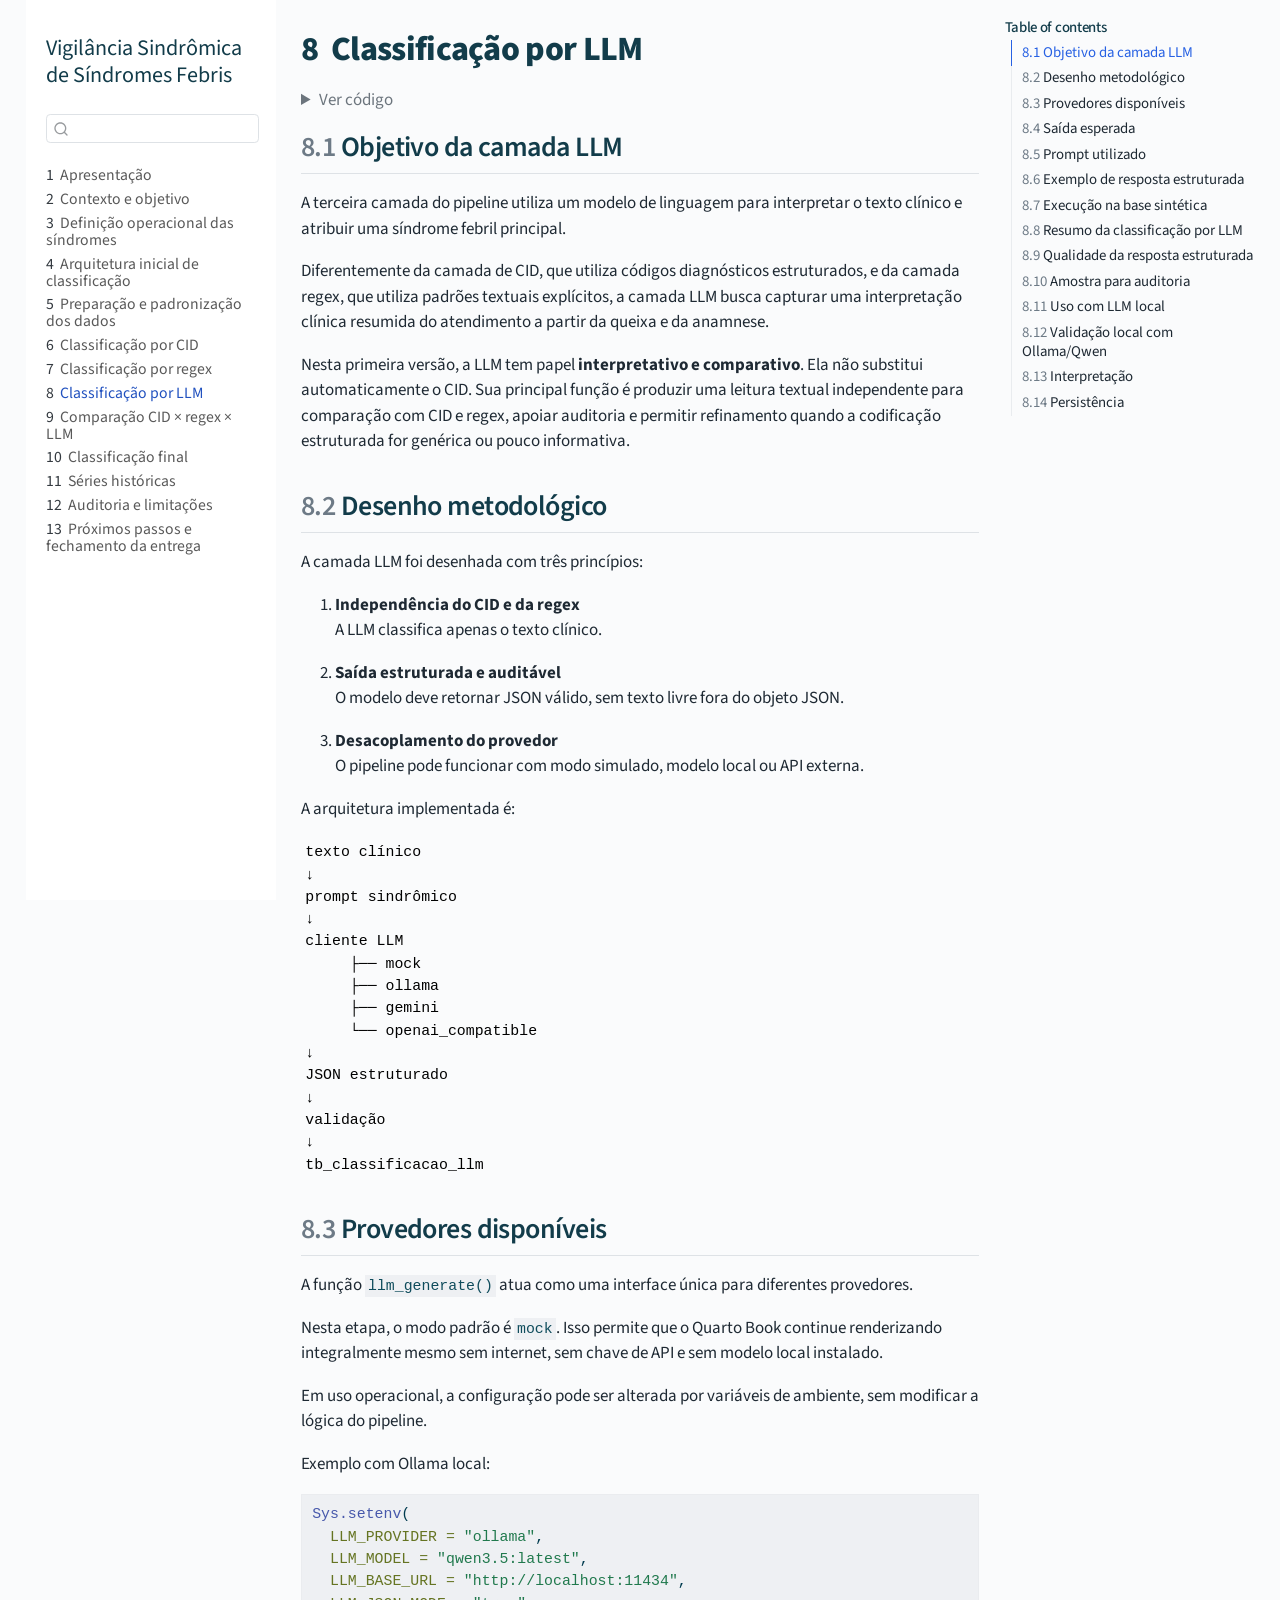
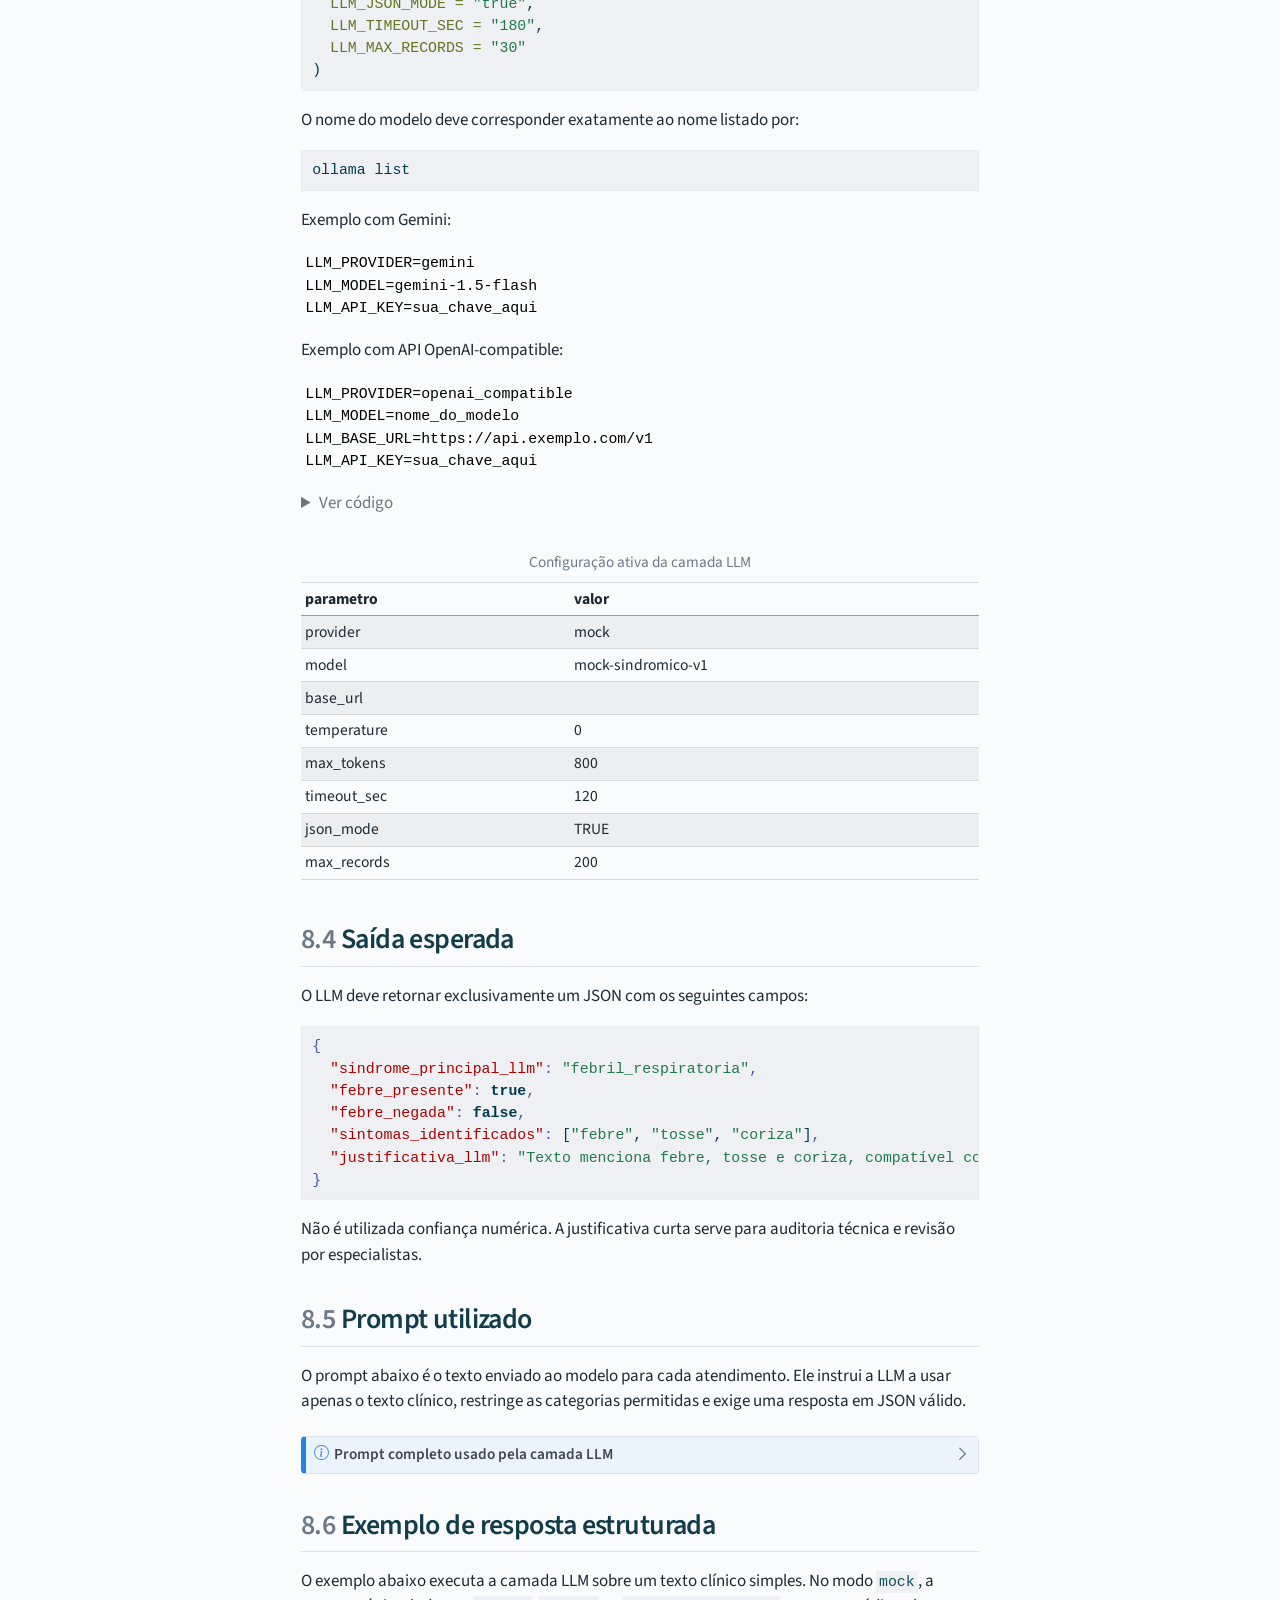
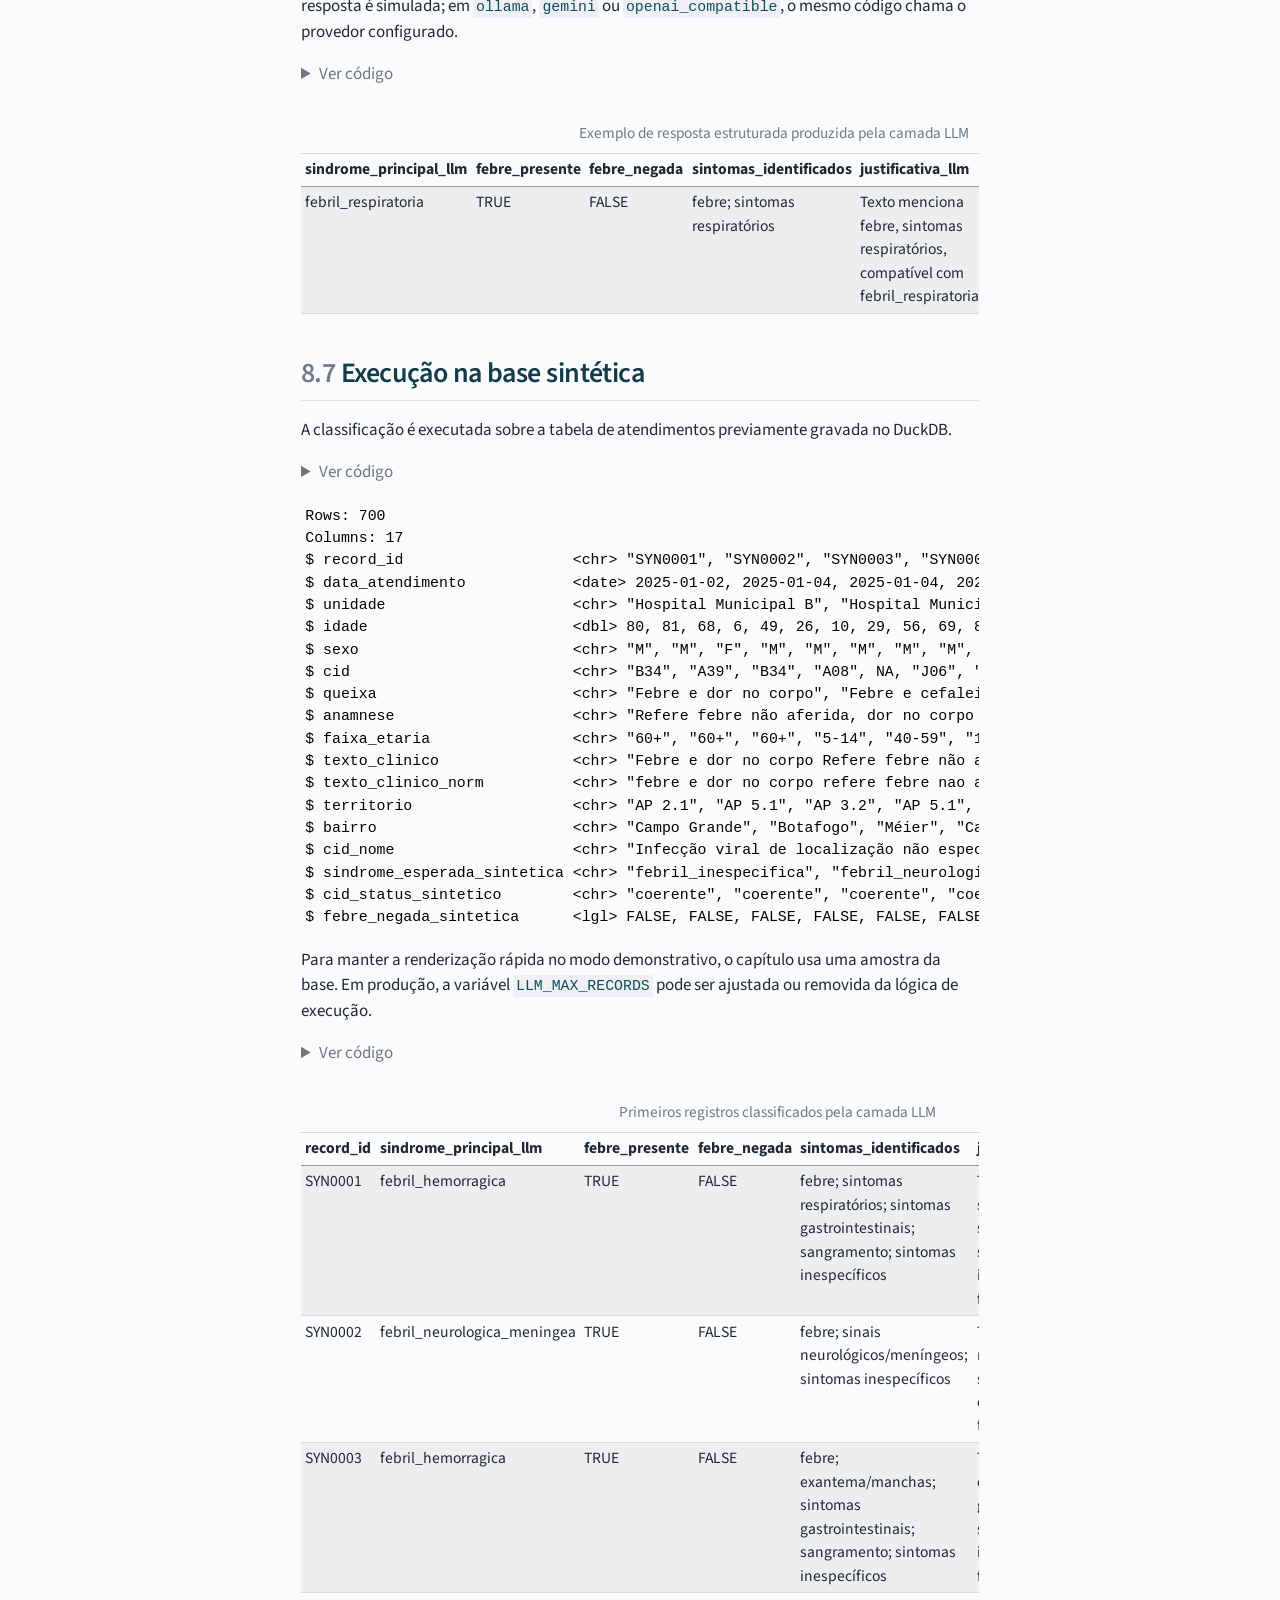
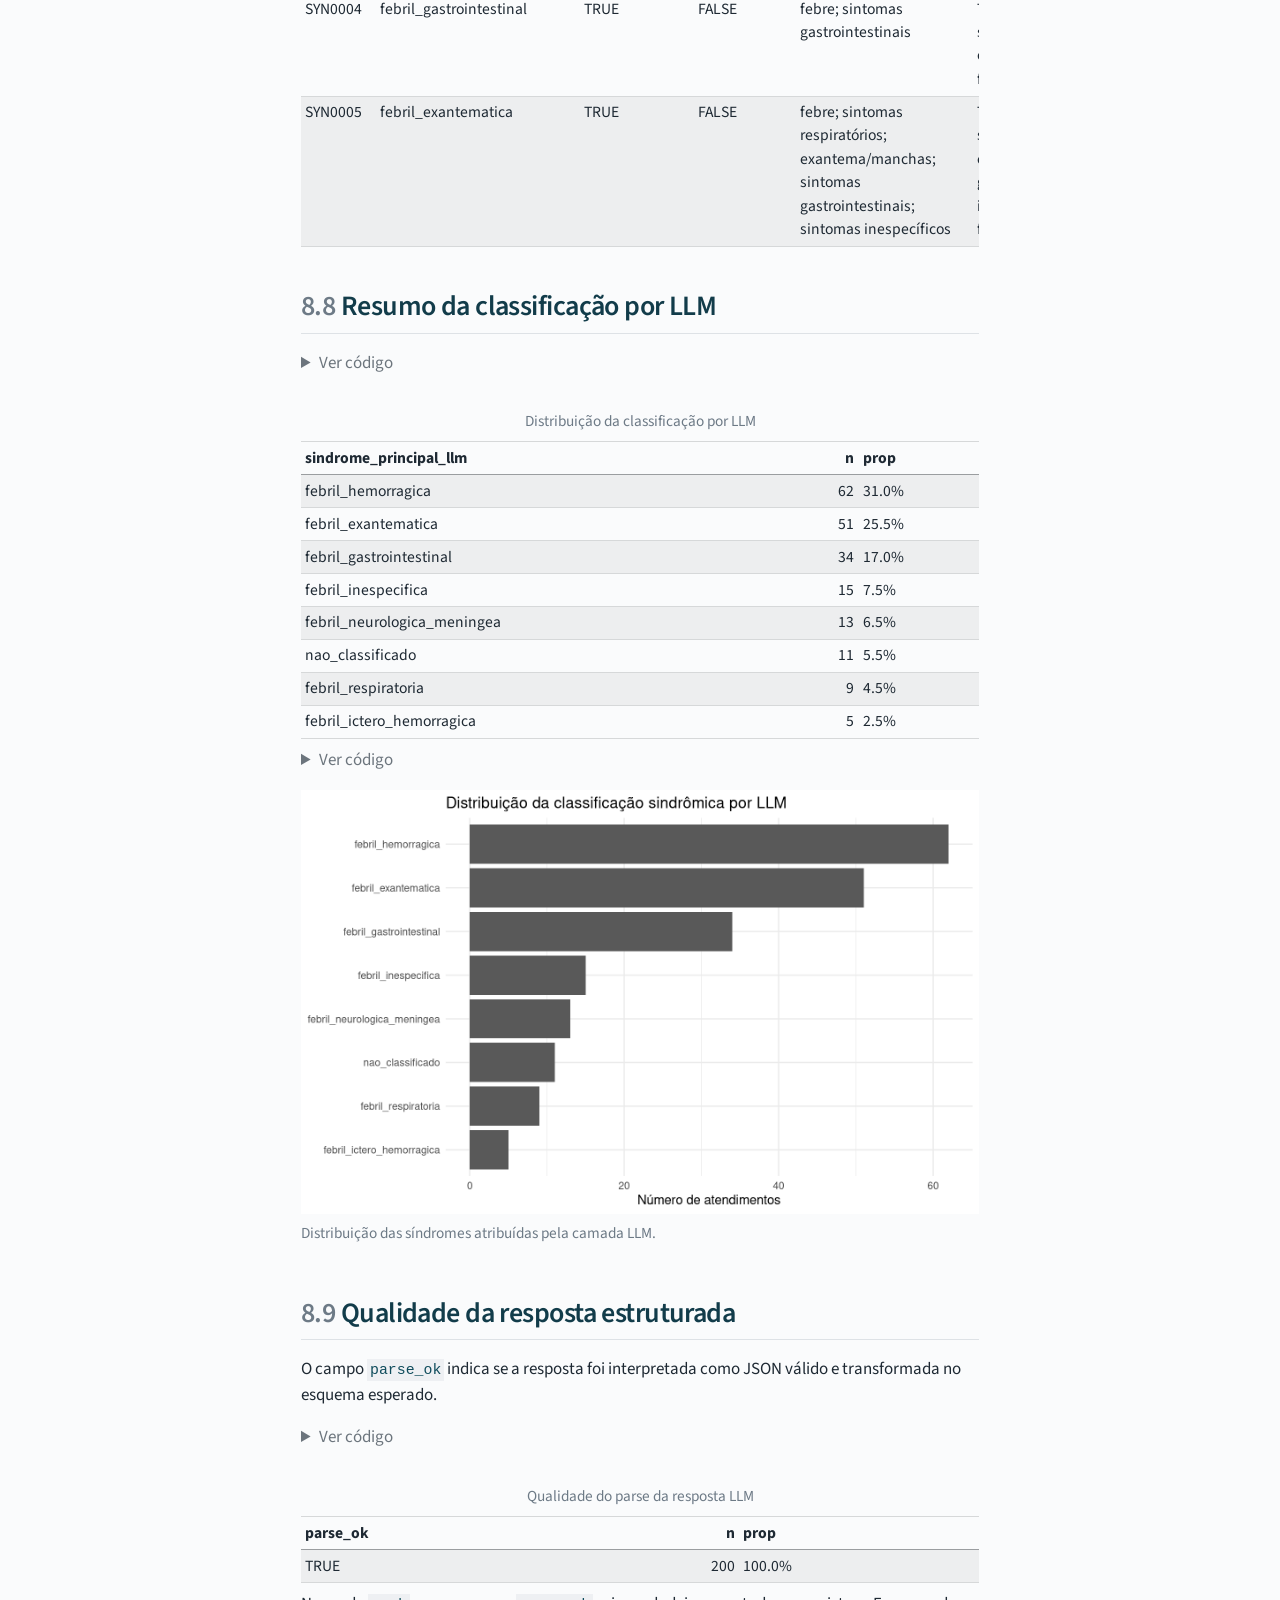
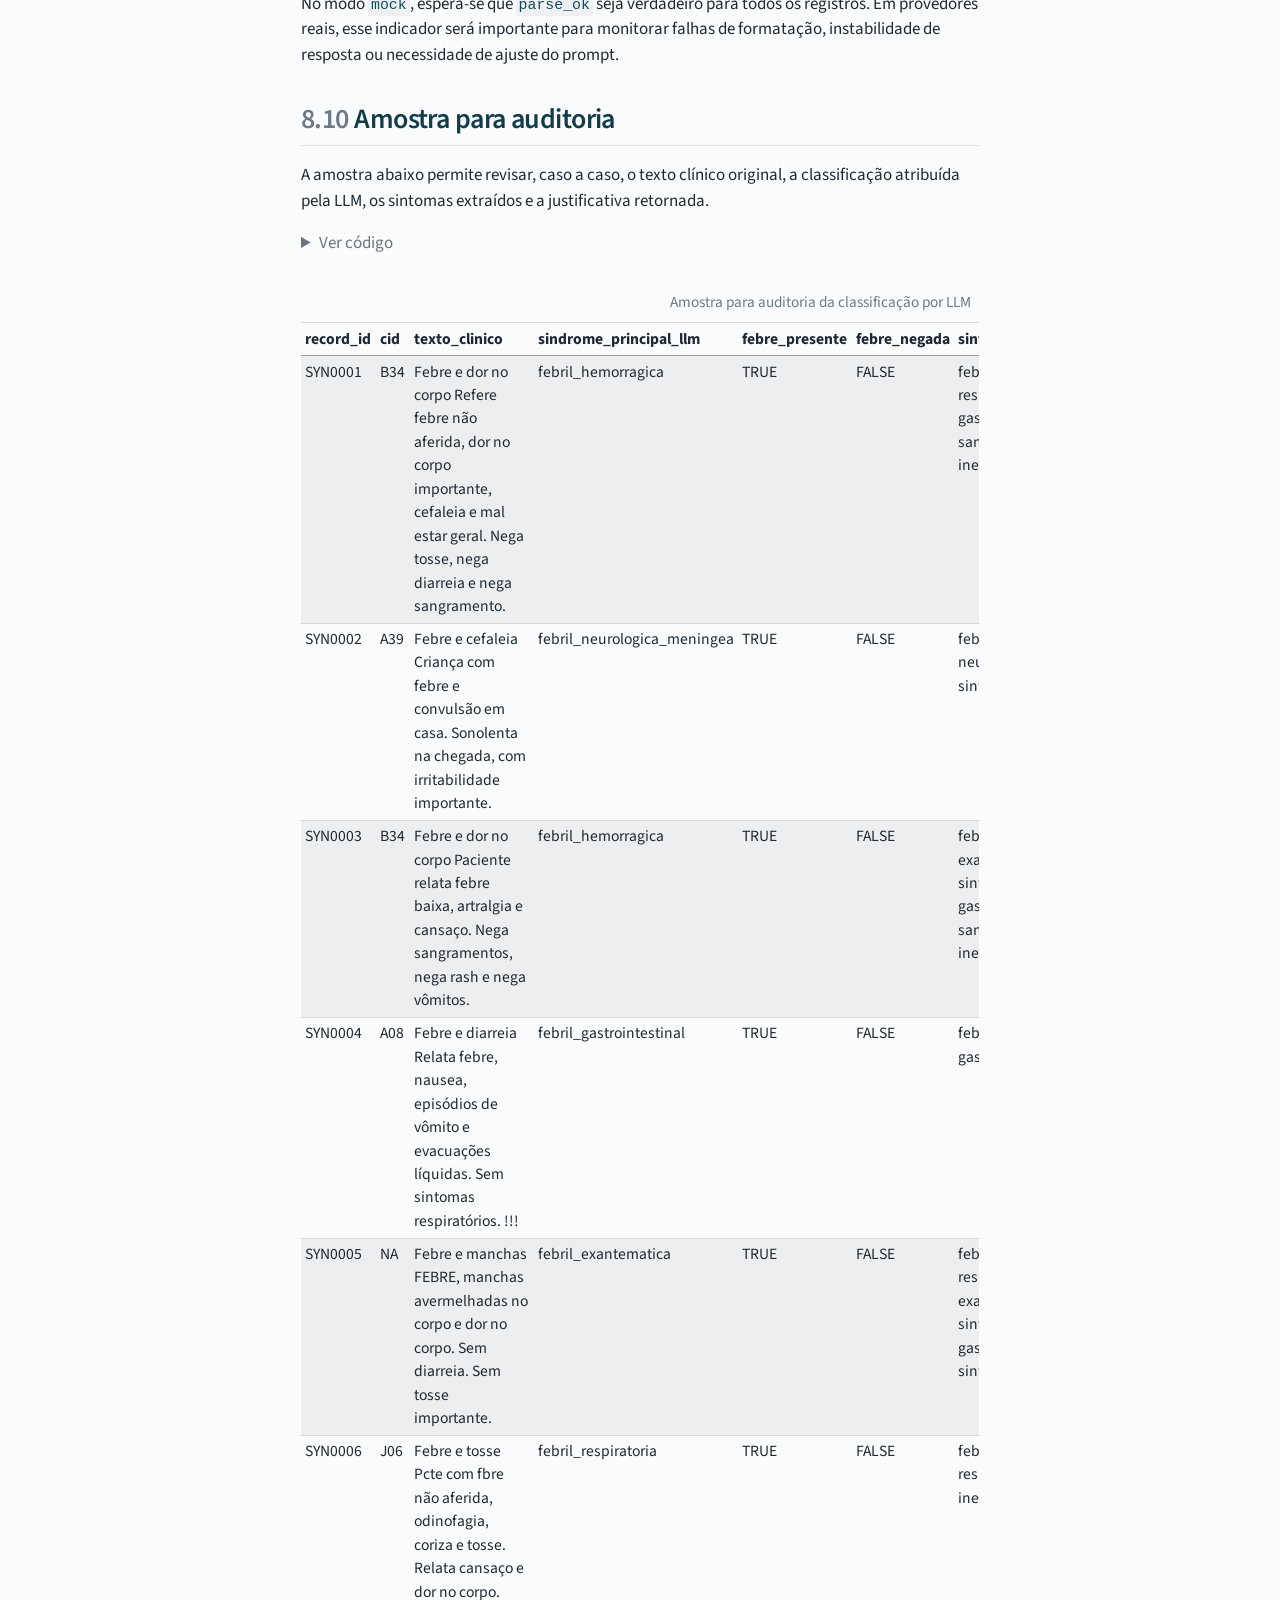
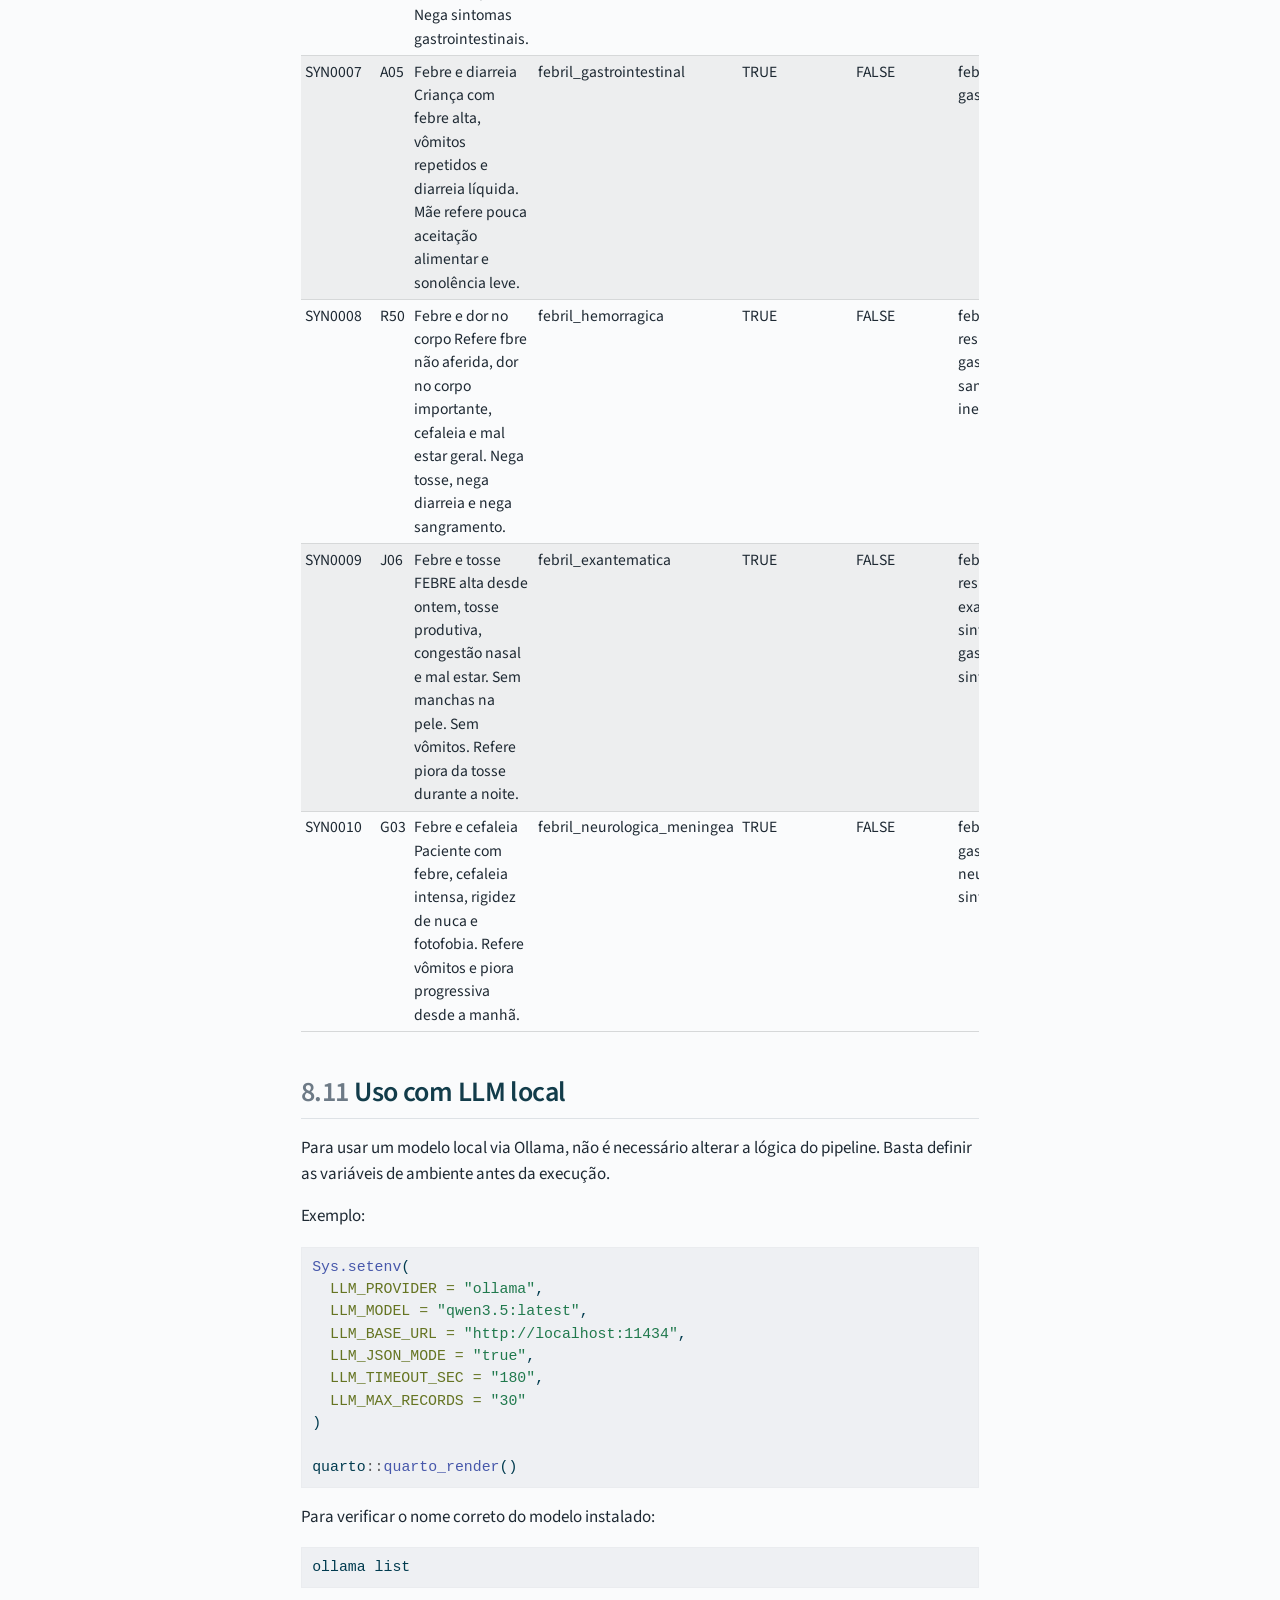
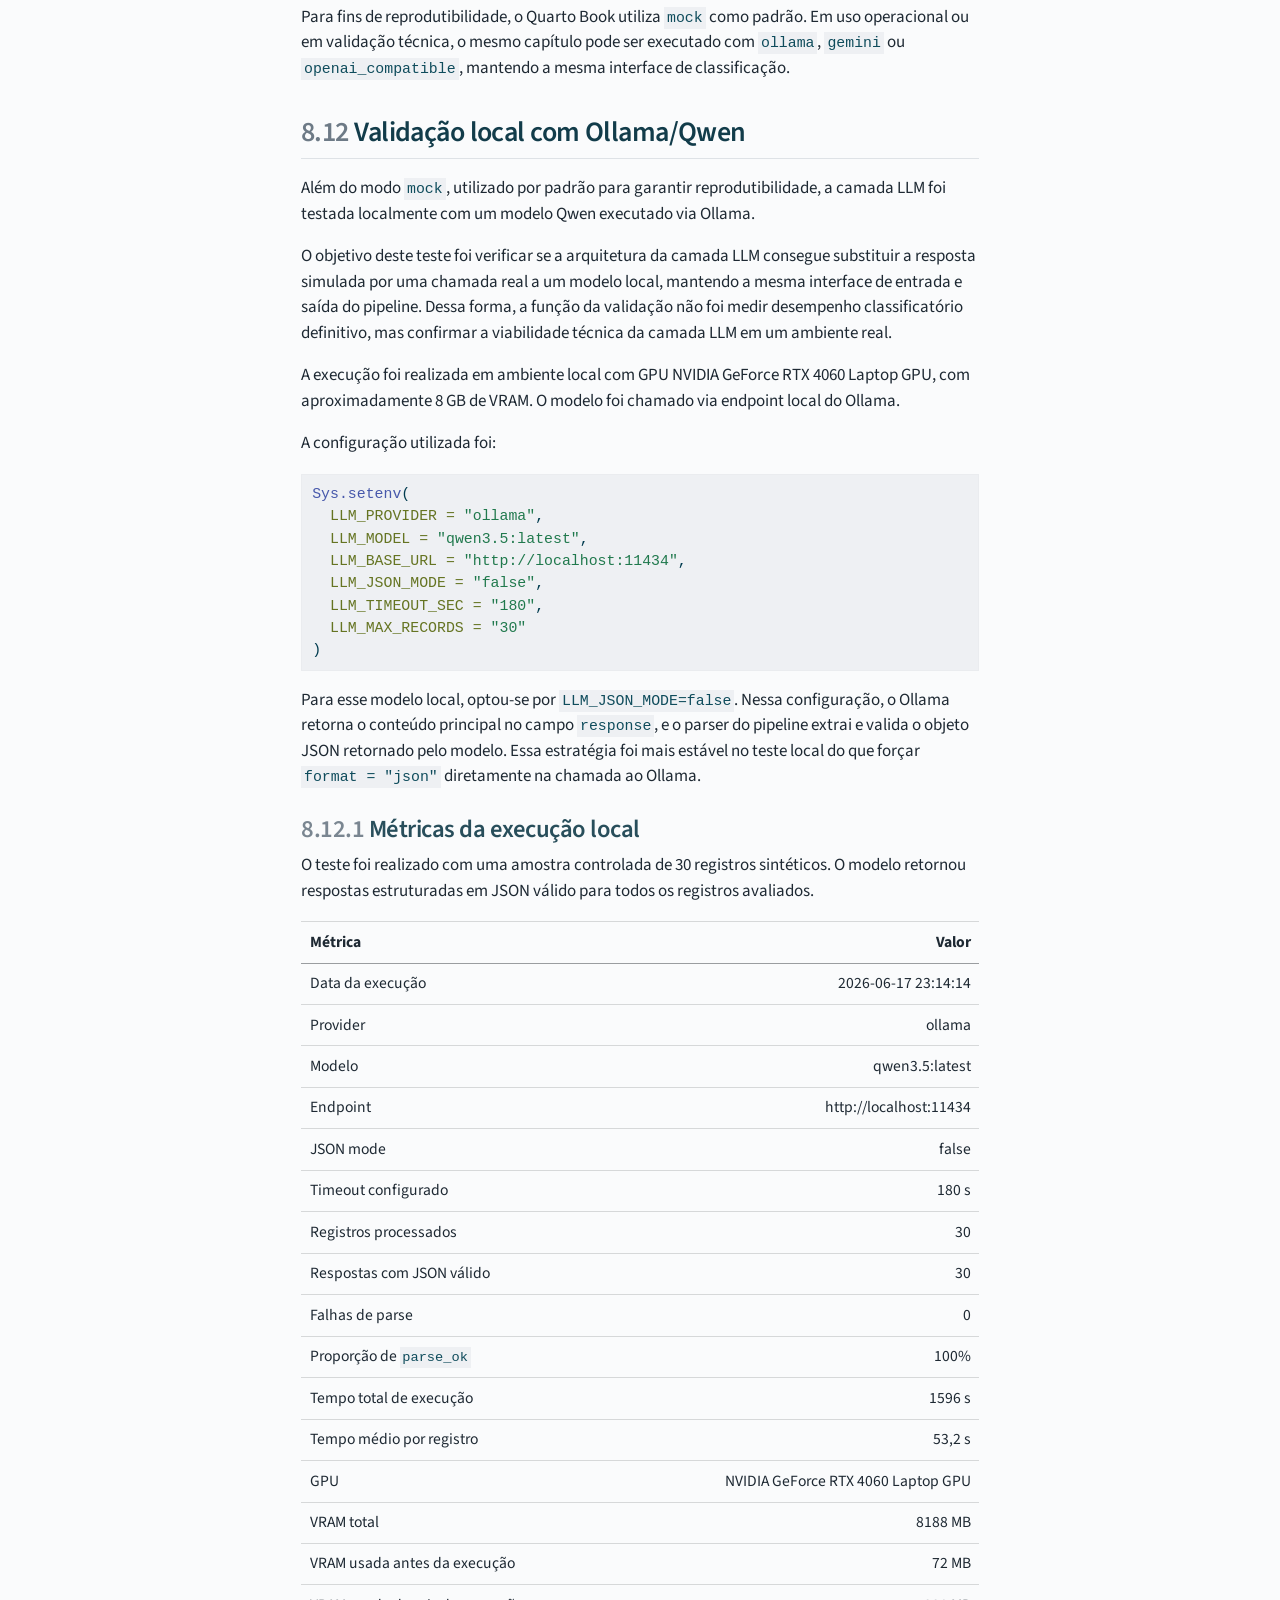
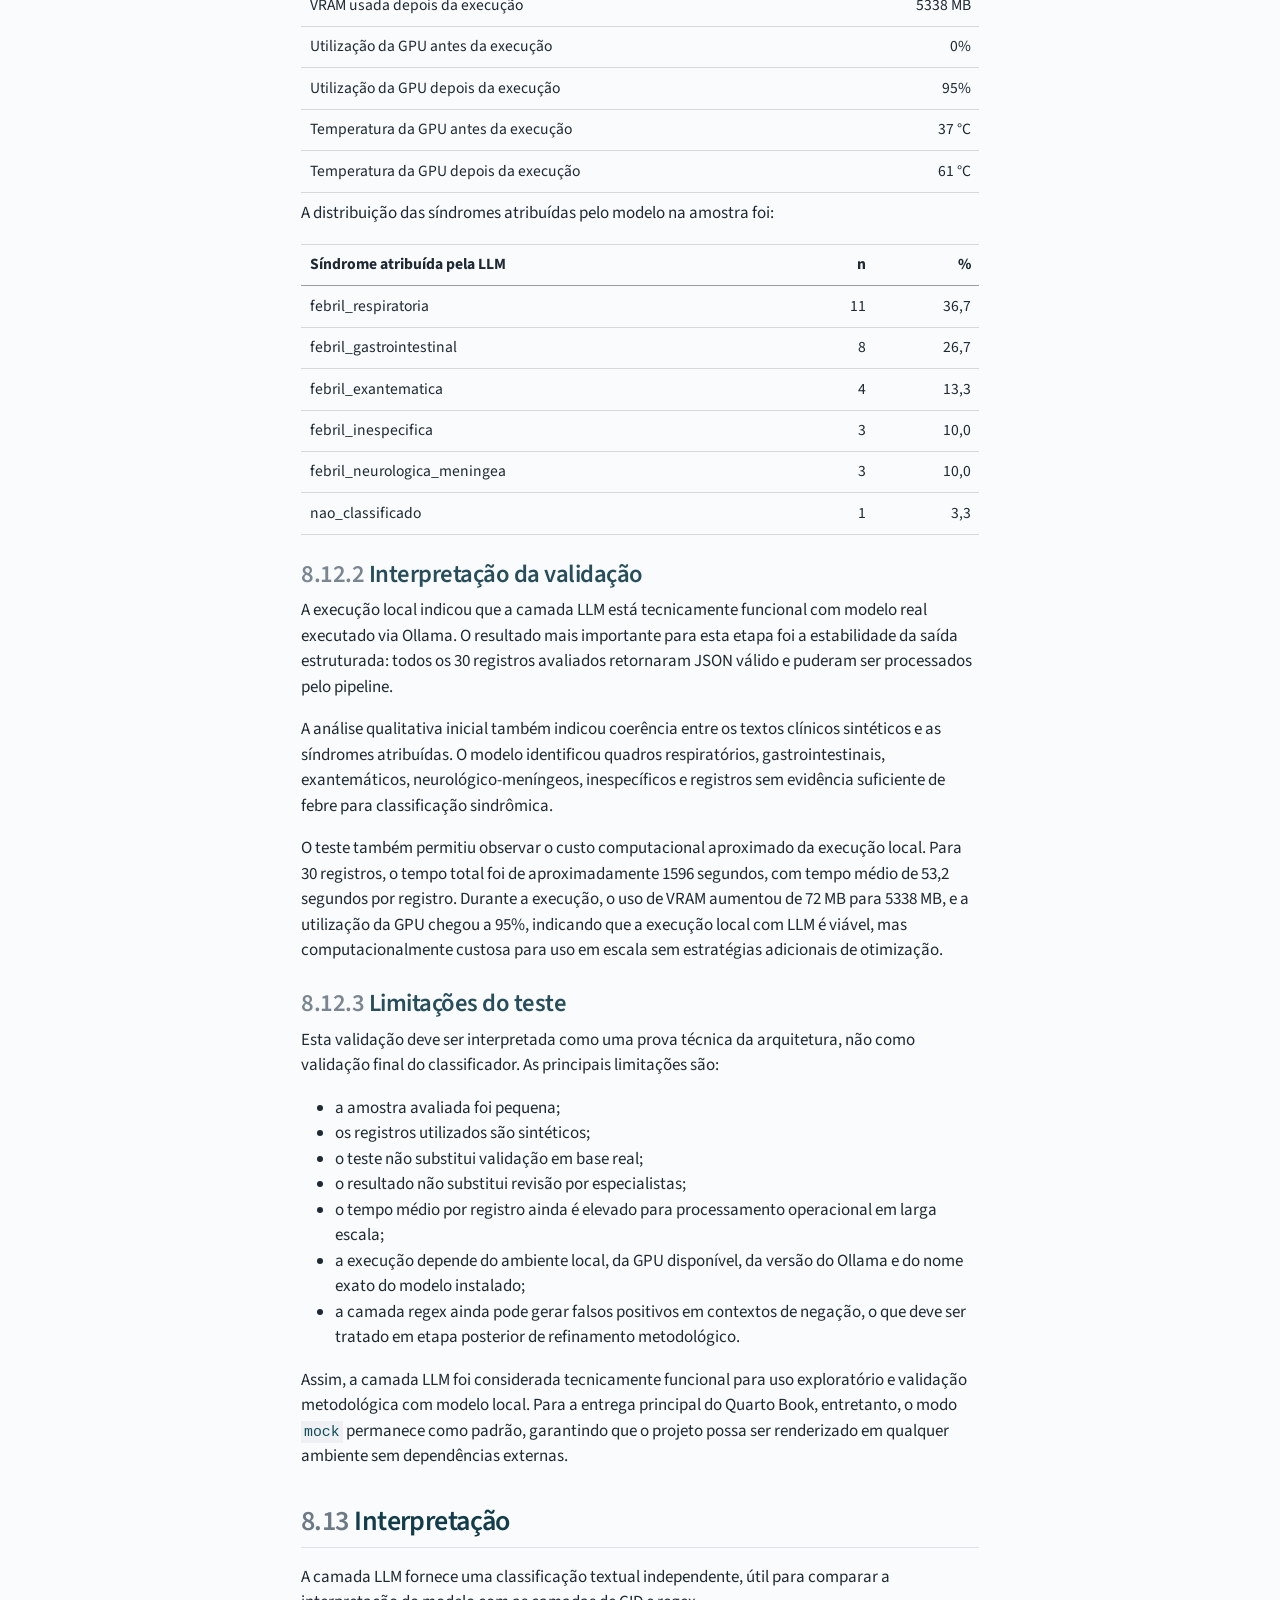
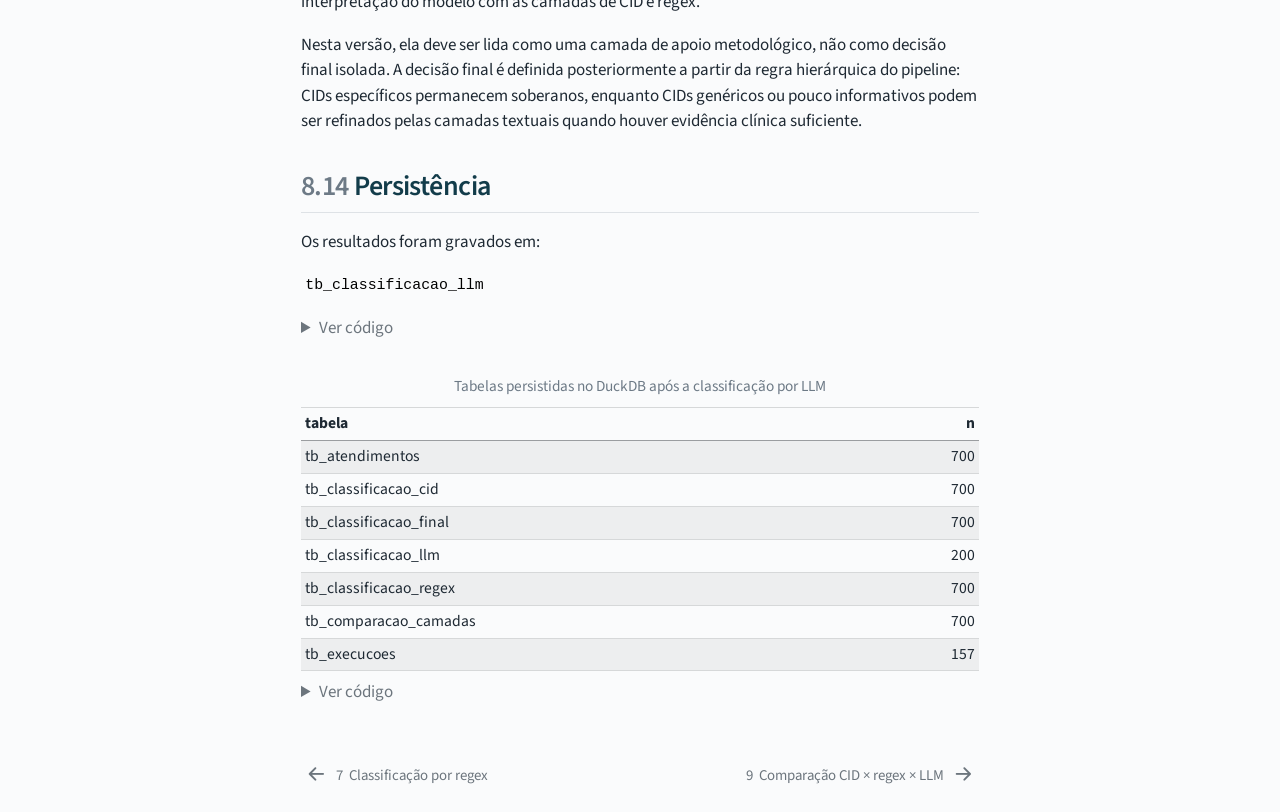
<file: _book/07-classificacao-llm.html>
<!DOCTYPE html>
<html xmlns="http://www.w3.org/1999/xhtml" lang="en" xml:lang="en"><head>

<meta charset="utf-8">
<meta name="generator" content="quarto-1.8.26">

<meta name="viewport" content="width=device-width, initial-scale=1.0, user-scalable=yes">


<title>8&nbsp; Classificação por LLM – Vigilância Sindrômica de Síndromes Febris</title>
<style>
code{white-space: pre-wrap;}
span.smallcaps{font-variant: small-caps;}
div.columns{display: flex; gap: min(4vw, 1.5em);}
div.column{flex: auto; overflow-x: auto;}
div.hanging-indent{margin-left: 1.5em; text-indent: -1.5em;}
ul.task-list{list-style: none;}
ul.task-list li input[type="checkbox"] {
  width: 0.8em;
  margin: 0 0.8em 0.2em -1em; /* quarto-specific, see https://github.com/quarto-dev/quarto-cli/issues/4556 */ 
  vertical-align: middle;
}
/* CSS for syntax highlighting */
html { -webkit-text-size-adjust: 100%; }
pre > code.sourceCode { white-space: pre; position: relative; }
pre > code.sourceCode > span { display: inline-block; line-height: 1.25; }
pre > code.sourceCode > span:empty { height: 1.2em; }
.sourceCode { overflow: visible; }
code.sourceCode > span { color: inherit; text-decoration: inherit; }
div.sourceCode { margin: 1em 0; }
pre.sourceCode { margin: 0; }
@media screen {
div.sourceCode { overflow: auto; }
}
@media print {
pre > code.sourceCode { white-space: pre-wrap; }
pre > code.sourceCode > span { text-indent: -5em; padding-left: 5em; }
}
pre.numberSource code
  { counter-reset: source-line 0; }
pre.numberSource code > span
  { position: relative; left: -4em; counter-increment: source-line; }
pre.numberSource code > span > a:first-child::before
  { content: counter(source-line);
    position: relative; left: -1em; text-align: right; vertical-align: baseline;
    border: none; display: inline-block;
    -webkit-touch-callout: none; -webkit-user-select: none;
    -khtml-user-select: none; -moz-user-select: none;
    -ms-user-select: none; user-select: none;
    padding: 0 4px; width: 4em;
  }
pre.numberSource { margin-left: 3em;  padding-left: 4px; }
div.sourceCode
  {   }
@media screen {
pre > code.sourceCode > span > a:first-child::before { text-decoration: underline; }
}
</style>


<script src="site_libs/quarto-nav/quarto-nav.js"></script>
<script src="site_libs/quarto-nav/headroom.min.js"></script>
<script src="site_libs/clipboard/clipboard.min.js"></script>
<script src="site_libs/quarto-search/autocomplete.umd.js"></script>
<script src="site_libs/quarto-search/fuse.min.js"></script>
<script src="site_libs/quarto-search/quarto-search.js"></script>
<meta name="quarto:offset" content="./">
<link href="./08-comparacao-cid-regex-llm.html" rel="next">
<link href="./06-classificacao-regex.html" rel="prev">
<script src="site_libs/quarto-html/quarto.js" type="module"></script>
<script src="site_libs/quarto-html/tabsets/tabsets.js" type="module"></script>
<script src="site_libs/quarto-html/axe/axe-check.js" type="module"></script>
<script src="site_libs/quarto-html/popper.min.js"></script>
<script src="site_libs/quarto-html/tippy.umd.min.js"></script>
<script src="site_libs/quarto-html/anchor.min.js"></script>
<link href="site_libs/quarto-html/tippy.css" rel="stylesheet">
<link href="site_libs/quarto-html/quarto-syntax-highlighting-587c61ba64f3a5504c4d52d930310e48.css" rel="stylesheet" id="quarto-text-highlighting-styles">
<script src="site_libs/bootstrap/bootstrap.min.js"></script>
<link href="site_libs/bootstrap/bootstrap-icons.css" rel="stylesheet">
<link href="site_libs/bootstrap/bootstrap-0e03cfb9dbb0624f7d4637f4d44cdad8.min.css" rel="stylesheet" append-hash="true" id="quarto-bootstrap" data-mode="light">
<script id="quarto-search-options" type="application/json">{
  "location": "sidebar",
  "copy-button": false,
  "collapse-after": 3,
  "panel-placement": "start",
  "type": "textbox",
  "limit": 50,
  "keyboard-shortcut": [
    "f",
    "/",
    "s"
  ],
  "show-item-context": false,
  "language": {
    "search-no-results-text": "No results",
    "search-matching-documents-text": "matching documents",
    "search-copy-link-title": "Copy link to search",
    "search-hide-matches-text": "Hide additional matches",
    "search-more-match-text": "more match in this document",
    "search-more-matches-text": "more matches in this document",
    "search-clear-button-title": "Clear",
    "search-text-placeholder": "",
    "search-detached-cancel-button-title": "Cancel",
    "search-submit-button-title": "Submit",
    "search-label": "Search"
  }
}</script>


<link rel="stylesheet" href="assets/styles.css">
</head>

<body class="nav-sidebar floating quarto-light">

<div id="quarto-search-results"></div>
  <header id="quarto-header" class="headroom fixed-top">
  <nav class="quarto-secondary-nav">
    <div class="container-fluid d-flex">
      <button type="button" class="quarto-btn-toggle btn" data-bs-toggle="collapse" role="button" data-bs-target=".quarto-sidebar-collapse-item" aria-controls="quarto-sidebar" aria-expanded="false" aria-label="Toggle sidebar navigation" onclick="if (window.quartoToggleHeadroom) { window.quartoToggleHeadroom(); }">
        <i class="bi bi-layout-text-sidebar-reverse"></i>
      </button>
        <nav class="quarto-page-breadcrumbs" aria-label="breadcrumb"><ol class="breadcrumb"><li class="breadcrumb-item"><a href="./07-classificacao-llm.html"><span class="chapter-number">8</span>&nbsp; <span class="chapter-title">Classificação por LLM</span></a></li></ol></nav>
        <a class="flex-grow-1" role="navigation" data-bs-toggle="collapse" data-bs-target=".quarto-sidebar-collapse-item" aria-controls="quarto-sidebar" aria-expanded="false" aria-label="Toggle sidebar navigation" onclick="if (window.quartoToggleHeadroom) { window.quartoToggleHeadroom(); }">      
        </a>
      <button type="button" class="btn quarto-search-button" aria-label="Search" onclick="window.quartoOpenSearch();">
        <i class="bi bi-search"></i>
      </button>
    </div>
  </nav>
</header>
<!-- content -->
<div id="quarto-content" class="quarto-container page-columns page-rows-contents page-layout-article">
<!-- sidebar -->
  <nav id="quarto-sidebar" class="sidebar collapse collapse-horizontal quarto-sidebar-collapse-item sidebar-navigation floating overflow-auto">
    <div class="pt-lg-2 mt-2 text-left sidebar-header">
    <div class="sidebar-title mb-0 py-0">
      <a href="./">Vigilância Sindrômica de Síndromes Febris</a> 
    </div>
      </div>
        <div class="mt-2 flex-shrink-0 align-items-center">
        <div class="sidebar-search">
        <div id="quarto-search" class="" title="Search"></div>
        </div>
        </div>
    <div class="sidebar-menu-container"> 
    <ul class="list-unstyled mt-1">
        <li class="sidebar-item">
  <div class="sidebar-item-container"> 
  <a href="./index.html" class="sidebar-item-text sidebar-link">
 <span class="menu-text"><span class="chapter-number">1</span>&nbsp; <span class="chapter-title">Apresentação</span></span></a>
  </div>
</li>
        <li class="sidebar-item">
  <div class="sidebar-item-container"> 
  <a href="./01-contexto.html" class="sidebar-item-text sidebar-link">
 <span class="menu-text"><span class="chapter-number">2</span>&nbsp; <span class="chapter-title">Contexto e objetivo</span></span></a>
  </div>
</li>
        <li class="sidebar-item">
  <div class="sidebar-item-container"> 
  <a href="./02-definicao-sindromes.html" class="sidebar-item-text sidebar-link">
 <span class="menu-text"><span class="chapter-number">3</span>&nbsp; <span class="chapter-title">Definição operacional das síndromes</span></span></a>
  </div>
</li>
        <li class="sidebar-item">
  <div class="sidebar-item-container"> 
  <a href="./03-arquitetura-classificacao.html" class="sidebar-item-text sidebar-link">
 <span class="menu-text"><span class="chapter-number">4</span>&nbsp; <span class="chapter-title">Arquitetura inicial de classificação</span></span></a>
  </div>
</li>
        <li class="sidebar-item">
  <div class="sidebar-item-container"> 
  <a href="./04-preparacao-dados.html" class="sidebar-item-text sidebar-link">
 <span class="menu-text"><span class="chapter-number">5</span>&nbsp; <span class="chapter-title">Preparação e padronização dos dados</span></span></a>
  </div>
</li>
        <li class="sidebar-item">
  <div class="sidebar-item-container"> 
  <a href="./05-classificacao-cid.html" class="sidebar-item-text sidebar-link">
 <span class="menu-text"><span class="chapter-number">6</span>&nbsp; <span class="chapter-title">Classificação por CID</span></span></a>
  </div>
</li>
        <li class="sidebar-item">
  <div class="sidebar-item-container"> 
  <a href="./06-classificacao-regex.html" class="sidebar-item-text sidebar-link">
 <span class="menu-text"><span class="chapter-number">7</span>&nbsp; <span class="chapter-title">Classificação por regex</span></span></a>
  </div>
</li>
        <li class="sidebar-item">
  <div class="sidebar-item-container"> 
  <a href="./07-classificacao-llm.html" class="sidebar-item-text sidebar-link active">
 <span class="menu-text"><span class="chapter-number">8</span>&nbsp; <span class="chapter-title">Classificação por LLM</span></span></a>
  </div>
</li>
        <li class="sidebar-item">
  <div class="sidebar-item-container"> 
  <a href="./08-comparacao-cid-regex-llm.html" class="sidebar-item-text sidebar-link">
 <span class="menu-text"><span class="chapter-number">9</span>&nbsp; <span class="chapter-title">Comparação CID × regex × LLM</span></span></a>
  </div>
</li>
        <li class="sidebar-item">
  <div class="sidebar-item-container"> 
  <a href="./09-classificacao-final.html" class="sidebar-item-text sidebar-link">
 <span class="menu-text"><span class="chapter-number">10</span>&nbsp; <span class="chapter-title">Classificação final</span></span></a>
  </div>
</li>
        <li class="sidebar-item">
  <div class="sidebar-item-container"> 
  <a href="./10-series-historicas.html" class="sidebar-item-text sidebar-link">
 <span class="menu-text"><span class="chapter-number">11</span>&nbsp; <span class="chapter-title">Séries históricas</span></span></a>
  </div>
</li>
        <li class="sidebar-item">
  <div class="sidebar-item-container"> 
  <a href="./11-auditoria-limitacoes.html" class="sidebar-item-text sidebar-link">
 <span class="menu-text"><span class="chapter-number">12</span>&nbsp; <span class="chapter-title">Auditoria e limitações</span></span></a>
  </div>
</li>
        <li class="sidebar-item">
  <div class="sidebar-item-container"> 
  <a href="./12-proximos-passos-produto.html" class="sidebar-item-text sidebar-link">
 <span class="menu-text"><span class="chapter-number">13</span>&nbsp; <span class="chapter-title">Próximos passos e fechamento da entrega</span></span></a>
  </div>
</li>
    </ul>
    </div>
</nav>
<div id="quarto-sidebar-glass" class="quarto-sidebar-collapse-item" data-bs-toggle="collapse" data-bs-target=".quarto-sidebar-collapse-item"></div>
<!-- margin-sidebar -->
    <div id="quarto-margin-sidebar" class="sidebar margin-sidebar">
        <nav id="TOC" role="doc-toc" class="toc-active">
    <h2 id="toc-title">Table of contents</h2>
   
  <ul>
  <li><a href="#objetivo-da-camada-llm" id="toc-objetivo-da-camada-llm" class="nav-link active" data-scroll-target="#objetivo-da-camada-llm"><span class="header-section-number">8.1</span> Objetivo da camada LLM</a></li>
  <li><a href="#desenho-metodológico" id="toc-desenho-metodológico" class="nav-link" data-scroll-target="#desenho-metodológico"><span class="header-section-number">8.2</span> Desenho metodológico</a></li>
  <li><a href="#provedores-disponíveis" id="toc-provedores-disponíveis" class="nav-link" data-scroll-target="#provedores-disponíveis"><span class="header-section-number">8.3</span> Provedores disponíveis</a></li>
  <li><a href="#saída-esperada" id="toc-saída-esperada" class="nav-link" data-scroll-target="#saída-esperada"><span class="header-section-number">8.4</span> Saída esperada</a></li>
  <li><a href="#prompt-utilizado" id="toc-prompt-utilizado" class="nav-link" data-scroll-target="#prompt-utilizado"><span class="header-section-number">8.5</span> Prompt utilizado</a></li>
  <li><a href="#exemplo-de-resposta-estruturada" id="toc-exemplo-de-resposta-estruturada" class="nav-link" data-scroll-target="#exemplo-de-resposta-estruturada"><span class="header-section-number">8.6</span> Exemplo de resposta estruturada</a></li>
  <li><a href="#execução-na-base-sintética" id="toc-execução-na-base-sintética" class="nav-link" data-scroll-target="#execução-na-base-sintética"><span class="header-section-number">8.7</span> Execução na base sintética</a></li>
  <li><a href="#resumo-da-classificação-por-llm" id="toc-resumo-da-classificação-por-llm" class="nav-link" data-scroll-target="#resumo-da-classificação-por-llm"><span class="header-section-number">8.8</span> Resumo da classificação por LLM</a></li>
  <li><a href="#qualidade-da-resposta-estruturada" id="toc-qualidade-da-resposta-estruturada" class="nav-link" data-scroll-target="#qualidade-da-resposta-estruturada"><span class="header-section-number">8.9</span> Qualidade da resposta estruturada</a></li>
  <li><a href="#amostra-para-auditoria" id="toc-amostra-para-auditoria" class="nav-link" data-scroll-target="#amostra-para-auditoria"><span class="header-section-number">8.10</span> Amostra para auditoria</a></li>
  <li><a href="#uso-com-llm-local" id="toc-uso-com-llm-local" class="nav-link" data-scroll-target="#uso-com-llm-local"><span class="header-section-number">8.11</span> Uso com LLM local</a></li>
  <li><a href="#validação-local-com-ollamaqwen" id="toc-validação-local-com-ollamaqwen" class="nav-link" data-scroll-target="#validação-local-com-ollamaqwen"><span class="header-section-number">8.12</span> Validação local com Ollama/Qwen</a>
  <ul class="collapse">
  <li><a href="#métricas-da-execução-local" id="toc-métricas-da-execução-local" class="nav-link" data-scroll-target="#métricas-da-execução-local"><span class="header-section-number">8.12.1</span> Métricas da execução local</a></li>
  <li><a href="#interpretação-da-validação" id="toc-interpretação-da-validação" class="nav-link" data-scroll-target="#interpretação-da-validação"><span class="header-section-number">8.12.2</span> Interpretação da validação</a></li>
  <li><a href="#limitações-do-teste" id="toc-limitações-do-teste" class="nav-link" data-scroll-target="#limitações-do-teste"><span class="header-section-number">8.12.3</span> Limitações do teste</a></li>
  </ul></li>
  <li><a href="#interpretação" id="toc-interpretação" class="nav-link" data-scroll-target="#interpretação"><span class="header-section-number">8.13</span> Interpretação</a></li>
  <li><a href="#persistência" id="toc-persistência" class="nav-link" data-scroll-target="#persistência"><span class="header-section-number">8.14</span> Persistência</a></li>
  </ul>
</nav>
    </div>
<!-- main -->
<main class="content" id="quarto-document-content">

<header id="title-block-header" class="quarto-title-block default">
<div class="quarto-title">
<h1 class="title"><span class="chapter-number">8</span>&nbsp; <span class="chapter-title">Classificação por LLM</span></h1>
</div>



<div class="quarto-title-meta">

    
  
    
  </div>
  


</header>


<div class="cell">
<details class="code-fold">
<summary>Ver código</summary>
<div class="code-copy-outer-scaffold"><div class="sourceCode cell-code" id="cb1"><pre class="sourceCode r code-with-copy"><code class="sourceCode r"><span id="cb1-1"><a href="#cb1-1" aria-hidden="true" tabindex="-1"></a><span class="fu">source</span>(<span class="st">"R/00_pacotes.R"</span>)</span>
<span id="cb1-2"><a href="#cb1-2" aria-hidden="true" tabindex="-1"></a><span class="fu">source</span>(<span class="st">"R/04_duckdb.R"</span>)</span>
<span id="cb1-3"><a href="#cb1-3" aria-hidden="true" tabindex="-1"></a><span class="fu">source</span>(<span class="st">"R/07_llm_clients.R"</span>)</span>
<span id="cb1-4"><a href="#cb1-4" aria-hidden="true" tabindex="-1"></a><span class="fu">source</span>(<span class="st">"R/08_llm_classification.R"</span>)</span></code></pre></div><button title="Copy to Clipboard" class="code-copy-button"><i class="bi"></i></button></div>
</details>
</div>
<section id="objetivo-da-camada-llm" class="level2" data-number="8.1">
<h2 data-number="8.1" class="anchored" data-anchor-id="objetivo-da-camada-llm"><span class="header-section-number">8.1</span> Objetivo da camada LLM</h2>
<p>A terceira camada do pipeline utiliza um modelo de linguagem para interpretar o texto clínico e atribuir uma síndrome febril principal.</p>
<p>Diferentemente da camada de CID, que utiliza códigos diagnósticos estruturados, e da camada regex, que utiliza padrões textuais explícitos, a camada LLM busca capturar uma interpretação clínica resumida do atendimento a partir da queixa e da anamnese.</p>
<p>Nesta primeira versão, a LLM tem papel <strong>interpretativo e comparativo</strong>. Ela não substitui automaticamente o CID. Sua principal função é produzir uma leitura textual independente para comparação com CID e regex, apoiar auditoria e permitir refinamento quando a codificação estruturada for genérica ou pouco informativa.</p>
</section>
<section id="desenho-metodológico" class="level2" data-number="8.2">
<h2 data-number="8.2" class="anchored" data-anchor-id="desenho-metodológico"><span class="header-section-number">8.2</span> Desenho metodológico</h2>
<p>A camada LLM foi desenhada com três princípios:</p>
<ol type="1">
<li><p><strong>Independência do CID e da regex</strong><br>
A LLM classifica apenas o texto clínico.</p></li>
<li><p><strong>Saída estruturada e auditável</strong><br>
O modelo deve retornar JSON válido, sem texto livre fora do objeto JSON.</p></li>
<li><p><strong>Desacoplamento do provedor</strong><br>
O pipeline pode funcionar com modo simulado, modelo local ou API externa.</p></li>
</ol>
<p>A arquitetura implementada é:</p>
<pre class="text"><code>texto clínico
↓
prompt sindrômico
↓
cliente LLM
     ├── mock
     ├── ollama
     ├── gemini
     └── openai_compatible
↓
JSON estruturado
↓
validação
↓
tb_classificacao_llm</code></pre>
</section>
<section id="provedores-disponíveis" class="level2" data-number="8.3">
<h2 data-number="8.3" class="anchored" data-anchor-id="provedores-disponíveis"><span class="header-section-number">8.3</span> Provedores disponíveis</h2>
<p>A função <code>llm_generate()</code> atua como uma interface única para diferentes provedores.</p>
<p>Nesta etapa, o modo padrão é <code>mock</code>. Isso permite que o Quarto Book continue renderizando integralmente mesmo sem internet, sem chave de API e sem modelo local instalado.</p>
<p>Em uso operacional, a configuração pode ser alterada por variáveis de ambiente, sem modificar a lógica do pipeline.</p>
<p>Exemplo com Ollama local:</p>
<div class="code-copy-outer-scaffold"><div class="sourceCode" id="cb3"><pre class="sourceCode r code-with-copy"><code class="sourceCode r"><span id="cb3-1"><a href="#cb3-1" aria-hidden="true" tabindex="-1"></a><span class="fu">Sys.setenv</span>(</span>
<span id="cb3-2"><a href="#cb3-2" aria-hidden="true" tabindex="-1"></a>  <span class="at">LLM_PROVIDER =</span> <span class="st">"ollama"</span>,</span>
<span id="cb3-3"><a href="#cb3-3" aria-hidden="true" tabindex="-1"></a>  <span class="at">LLM_MODEL =</span> <span class="st">"qwen3.5:latest"</span>,</span>
<span id="cb3-4"><a href="#cb3-4" aria-hidden="true" tabindex="-1"></a>  <span class="at">LLM_BASE_URL =</span> <span class="st">"http://localhost:11434"</span>,</span>
<span id="cb3-5"><a href="#cb3-5" aria-hidden="true" tabindex="-1"></a>  <span class="at">LLM_JSON_MODE =</span> <span class="st">"true"</span>,</span>
<span id="cb3-6"><a href="#cb3-6" aria-hidden="true" tabindex="-1"></a>  <span class="at">LLM_TIMEOUT_SEC =</span> <span class="st">"180"</span>,</span>
<span id="cb3-7"><a href="#cb3-7" aria-hidden="true" tabindex="-1"></a>  <span class="at">LLM_MAX_RECORDS =</span> <span class="st">"30"</span></span>
<span id="cb3-8"><a href="#cb3-8" aria-hidden="true" tabindex="-1"></a>)</span></code></pre></div><button title="Copy to Clipboard" class="code-copy-button"><i class="bi"></i></button></div>
<p>O nome do modelo deve corresponder exatamente ao nome listado por:</p>
<div class="code-copy-outer-scaffold"><div class="sourceCode" id="cb4"><pre class="sourceCode bash code-with-copy"><code class="sourceCode bash"><span id="cb4-1"><a href="#cb4-1" aria-hidden="true" tabindex="-1"></a><span class="ex">ollama</span> list</span></code></pre></div><button title="Copy to Clipboard" class="code-copy-button"><i class="bi"></i></button></div>
<p>Exemplo com Gemini:</p>
<pre class="text"><code>LLM_PROVIDER=gemini
LLM_MODEL=gemini-1.5-flash
LLM_API_KEY=sua_chave_aqui</code></pre>
<p>Exemplo com API OpenAI-compatible:</p>
<pre class="text"><code>LLM_PROVIDER=openai_compatible
LLM_MODEL=nome_do_modelo
LLM_BASE_URL=https://api.exemplo.com/v1
LLM_API_KEY=sua_chave_aqui</code></pre>
<div class="cell">
<details class="code-fold">
<summary>Ver código</summary>
<div class="code-copy-outer-scaffold"><div class="sourceCode cell-code" id="cb7"><pre class="sourceCode r code-with-copy"><code class="sourceCode r"><span id="cb7-1"><a href="#cb7-1" aria-hidden="true" tabindex="-1"></a>usar_llm_real_no_render <span class="ot">&lt;-</span> <span class="fu">tolower</span>(</span>
<span id="cb7-2"><a href="#cb7-2" aria-hidden="true" tabindex="-1"></a>  <span class="fu">Sys.getenv</span>(<span class="st">"RUN_REAL_LLM_IN_RENDER"</span>, <span class="at">unset =</span> <span class="st">"false"</span>)</span>
<span id="cb7-3"><a href="#cb7-3" aria-hidden="true" tabindex="-1"></a>) <span class="sc">%in%</span> <span class="fu">c</span>(<span class="st">"true"</span>, <span class="st">"1"</span>, <span class="st">"yes"</span>, <span class="st">"sim"</span>)</span>
<span id="cb7-4"><a href="#cb7-4" aria-hidden="true" tabindex="-1"></a></span>
<span id="cb7-5"><a href="#cb7-5" aria-hidden="true" tabindex="-1"></a><span class="cf">if</span> (<span class="sc">!</span>usar_llm_real_no_render) {</span>
<span id="cb7-6"><a href="#cb7-6" aria-hidden="true" tabindex="-1"></a>  <span class="fu">Sys.setenv</span>(</span>
<span id="cb7-7"><a href="#cb7-7" aria-hidden="true" tabindex="-1"></a>    <span class="at">LLM_PROVIDER =</span> <span class="st">"mock"</span>,</span>
<span id="cb7-8"><a href="#cb7-8" aria-hidden="true" tabindex="-1"></a>    <span class="at">LLM_MODEL =</span> <span class="st">"mock-sindromico-v1"</span>,</span>
<span id="cb7-9"><a href="#cb7-9" aria-hidden="true" tabindex="-1"></a>    <span class="at">LLM_BASE_URL =</span> <span class="st">""</span>,</span>
<span id="cb7-10"><a href="#cb7-10" aria-hidden="true" tabindex="-1"></a>    <span class="at">LLM_JSON_MODE =</span> <span class="st">"true"</span>,</span>
<span id="cb7-11"><a href="#cb7-11" aria-hidden="true" tabindex="-1"></a>    <span class="at">LLM_TIMEOUT_SEC =</span> <span class="st">"120"</span></span>
<span id="cb7-12"><a href="#cb7-12" aria-hidden="true" tabindex="-1"></a>  )</span>
<span id="cb7-13"><a href="#cb7-13" aria-hidden="true" tabindex="-1"></a>}</span>
<span id="cb7-14"><a href="#cb7-14" aria-hidden="true" tabindex="-1"></a></span>
<span id="cb7-15"><a href="#cb7-15" aria-hidden="true" tabindex="-1"></a>llm_config <span class="ot">&lt;-</span> <span class="fu">make_llm_config</span>()</span>
<span id="cb7-16"><a href="#cb7-16" aria-hidden="true" tabindex="-1"></a></span>
<span id="cb7-17"><a href="#cb7-17" aria-hidden="true" tabindex="-1"></a>max_records_llm <span class="ot">&lt;-</span> <span class="fu">as.integer</span>(</span>
<span id="cb7-18"><a href="#cb7-18" aria-hidden="true" tabindex="-1"></a>  <span class="fu">Sys.getenv</span>(<span class="st">"LLM_MAX_RECORDS"</span>, <span class="at">unset =</span> <span class="st">"200"</span>)</span>
<span id="cb7-19"><a href="#cb7-19" aria-hidden="true" tabindex="-1"></a>)</span>
<span id="cb7-20"><a href="#cb7-20" aria-hidden="true" tabindex="-1"></a></span>
<span id="cb7-21"><a href="#cb7-21" aria-hidden="true" tabindex="-1"></a>valor_config <span class="ot">&lt;-</span> <span class="cf">function</span>(x) {</span>
<span id="cb7-22"><a href="#cb7-22" aria-hidden="true" tabindex="-1"></a>  <span class="cf">if</span> (<span class="fu">is.null</span>(x) <span class="sc">||</span> <span class="fu">length</span>(x) <span class="sc">==</span> <span class="dv">0</span>) {</span>
<span id="cb7-23"><a href="#cb7-23" aria-hidden="true" tabindex="-1"></a>    <span class="fu">return</span>(<span class="cn">NA_character_</span>)</span>
<span id="cb7-24"><a href="#cb7-24" aria-hidden="true" tabindex="-1"></a>  }</span>
<span id="cb7-25"><a href="#cb7-25" aria-hidden="true" tabindex="-1"></a></span>
<span id="cb7-26"><a href="#cb7-26" aria-hidden="true" tabindex="-1"></a>  <span class="cf">if</span> (<span class="fu">length</span>(x) <span class="sc">==</span> <span class="dv">1</span> <span class="sc">&amp;&amp;</span> <span class="fu">is.na</span>(x)) {</span>
<span id="cb7-27"><a href="#cb7-27" aria-hidden="true" tabindex="-1"></a>    <span class="fu">return</span>(<span class="cn">NA_character_</span>)</span>
<span id="cb7-28"><a href="#cb7-28" aria-hidden="true" tabindex="-1"></a>  }</span>
<span id="cb7-29"><a href="#cb7-29" aria-hidden="true" tabindex="-1"></a></span>
<span id="cb7-30"><a href="#cb7-30" aria-hidden="true" tabindex="-1"></a>  <span class="fu">as.character</span>(x[[<span class="dv">1</span>]])</span>
<span id="cb7-31"><a href="#cb7-31" aria-hidden="true" tabindex="-1"></a>}</span>
<span id="cb7-32"><a href="#cb7-32" aria-hidden="true" tabindex="-1"></a></span>
<span id="cb7-33"><a href="#cb7-33" aria-hidden="true" tabindex="-1"></a>config_tbl <span class="ot">&lt;-</span> <span class="fu">list</span>(</span>
<span id="cb7-34"><a href="#cb7-34" aria-hidden="true" tabindex="-1"></a>  <span class="at">provider =</span> <span class="fu">valor_config</span>(llm_config<span class="sc">$</span>provider),</span>
<span id="cb7-35"><a href="#cb7-35" aria-hidden="true" tabindex="-1"></a>  <span class="at">model =</span> <span class="fu">valor_config</span>(llm_config<span class="sc">$</span>model),</span>
<span id="cb7-36"><a href="#cb7-36" aria-hidden="true" tabindex="-1"></a>  <span class="at">base_url =</span> <span class="fu">valor_config</span>(llm_config<span class="sc">$</span>base_url),</span>
<span id="cb7-37"><a href="#cb7-37" aria-hidden="true" tabindex="-1"></a>  <span class="at">temperature =</span> <span class="fu">valor_config</span>(llm_config<span class="sc">$</span>temperature),</span>
<span id="cb7-38"><a href="#cb7-38" aria-hidden="true" tabindex="-1"></a>  <span class="at">max_tokens =</span> <span class="fu">valor_config</span>(llm_config<span class="sc">$</span>max_tokens),</span>
<span id="cb7-39"><a href="#cb7-39" aria-hidden="true" tabindex="-1"></a>  <span class="at">timeout_sec =</span> <span class="fu">valor_config</span>(llm_config<span class="sc">$</span>timeout_sec),</span>
<span id="cb7-40"><a href="#cb7-40" aria-hidden="true" tabindex="-1"></a>  <span class="at">json_mode =</span> <span class="fu">valor_config</span>(llm_config<span class="sc">$</span>json_mode),</span>
<span id="cb7-41"><a href="#cb7-41" aria-hidden="true" tabindex="-1"></a>  <span class="at">max_records =</span> <span class="fu">valor_config</span>(max_records_llm)</span>
<span id="cb7-42"><a href="#cb7-42" aria-hidden="true" tabindex="-1"></a>) <span class="sc">|&gt;</span></span>
<span id="cb7-43"><a href="#cb7-43" aria-hidden="true" tabindex="-1"></a>  tibble<span class="sc">::</span><span class="fu">enframe</span>(</span>
<span id="cb7-44"><a href="#cb7-44" aria-hidden="true" tabindex="-1"></a>    <span class="at">name =</span> <span class="st">"parametro"</span>,</span>
<span id="cb7-45"><a href="#cb7-45" aria-hidden="true" tabindex="-1"></a>    <span class="at">value =</span> <span class="st">"valor"</span></span>
<span id="cb7-46"><a href="#cb7-46" aria-hidden="true" tabindex="-1"></a>  )</span>
<span id="cb7-47"><a href="#cb7-47" aria-hidden="true" tabindex="-1"></a></span>
<span id="cb7-48"><a href="#cb7-48" aria-hidden="true" tabindex="-1"></a>knitr<span class="sc">::</span><span class="fu">kable</span>(</span>
<span id="cb7-49"><a href="#cb7-49" aria-hidden="true" tabindex="-1"></a>  config_tbl,</span>
<span id="cb7-50"><a href="#cb7-50" aria-hidden="true" tabindex="-1"></a>  <span class="at">caption =</span> <span class="st">"Configuração ativa da camada LLM"</span></span>
<span id="cb7-51"><a href="#cb7-51" aria-hidden="true" tabindex="-1"></a>)</span></code></pre></div><button title="Copy to Clipboard" class="code-copy-button"><i class="bi"></i></button></div>
</details>
<div class="cell-output-display">
<table class="caption-top table table-sm table-striped small">
<caption>Configuração ativa da camada LLM</caption>
<thead>
<tr class="header">
<th style="text-align: left;">parametro</th>
<th style="text-align: left;">valor</th>
</tr>
</thead>
<tbody>
<tr class="odd">
<td style="text-align: left;">provider</td>
<td style="text-align: left;">mock</td>
</tr>
<tr class="even">
<td style="text-align: left;">model</td>
<td style="text-align: left;">mock-sindromico-v1</td>
</tr>
<tr class="odd">
<td style="text-align: left;">base_url</td>
<td style="text-align: left;"></td>
</tr>
<tr class="even">
<td style="text-align: left;">temperature</td>
<td style="text-align: left;">0</td>
</tr>
<tr class="odd">
<td style="text-align: left;">max_tokens</td>
<td style="text-align: left;">800</td>
</tr>
<tr class="even">
<td style="text-align: left;">timeout_sec</td>
<td style="text-align: left;">120</td>
</tr>
<tr class="odd">
<td style="text-align: left;">json_mode</td>
<td style="text-align: left;">TRUE</td>
</tr>
<tr class="even">
<td style="text-align: left;">max_records</td>
<td style="text-align: left;">200</td>
</tr>
</tbody>
</table>
</div>
</div>
</section>
<section id="saída-esperada" class="level2" data-number="8.4">
<h2 data-number="8.4" class="anchored" data-anchor-id="saída-esperada"><span class="header-section-number">8.4</span> Saída esperada</h2>
<p>O LLM deve retornar exclusivamente um JSON com os seguintes campos:</p>
<div class="code-copy-outer-scaffold"><div class="sourceCode" id="cb8"><pre class="sourceCode json code-with-copy"><code class="sourceCode json"><span id="cb8-1"><a href="#cb8-1" aria-hidden="true" tabindex="-1"></a><span class="fu">{</span></span>
<span id="cb8-2"><a href="#cb8-2" aria-hidden="true" tabindex="-1"></a>  <span class="dt">"sindrome_principal_llm"</span><span class="fu">:</span> <span class="st">"febril_respiratoria"</span><span class="fu">,</span></span>
<span id="cb8-3"><a href="#cb8-3" aria-hidden="true" tabindex="-1"></a>  <span class="dt">"febre_presente"</span><span class="fu">:</span> <span class="kw">true</span><span class="fu">,</span></span>
<span id="cb8-4"><a href="#cb8-4" aria-hidden="true" tabindex="-1"></a>  <span class="dt">"febre_negada"</span><span class="fu">:</span> <span class="kw">false</span><span class="fu">,</span></span>
<span id="cb8-5"><a href="#cb8-5" aria-hidden="true" tabindex="-1"></a>  <span class="dt">"sintomas_identificados"</span><span class="fu">:</span> <span class="ot">[</span><span class="st">"febre"</span><span class="ot">,</span> <span class="st">"tosse"</span><span class="ot">,</span> <span class="st">"coriza"</span><span class="ot">]</span><span class="fu">,</span></span>
<span id="cb8-6"><a href="#cb8-6" aria-hidden="true" tabindex="-1"></a>  <span class="dt">"justificativa_llm"</span><span class="fu">:</span> <span class="st">"Texto menciona febre, tosse e coriza, compatível com síndrome febril respiratória."</span></span>
<span id="cb8-7"><a href="#cb8-7" aria-hidden="true" tabindex="-1"></a><span class="fu">}</span></span></code></pre></div><button title="Copy to Clipboard" class="code-copy-button"><i class="bi"></i></button></div>
<p>Não é utilizada confiança numérica. A justificativa curta serve para auditoria técnica e revisão por especialistas.</p>
</section>
<section id="prompt-utilizado" class="level2" data-number="8.5">
<h2 data-number="8.5" class="anchored" data-anchor-id="prompt-utilizado"><span class="header-section-number">8.5</span> Prompt utilizado</h2>
<p>O prompt abaixo é o texto enviado ao modelo para cada atendimento. Ele instrui a LLM a usar apenas o texto clínico, restringe as categorias permitidas e exige uma resposta em JSON válido.</p>
<div class="callout callout-style-default callout-note callout-titled">
<div class="callout-header d-flex align-content-center collapsed" data-bs-toggle="collapse" data-bs-target=".callout-1-contents" aria-controls="callout-1" aria-expanded="false" aria-label="Toggle callout">
<div class="callout-icon-container">
<i class="callout-icon"></i>
</div>
<div class="callout-title-container flex-fill">
<span class="screen-reader-only">Note</span>Prompt completo usado pela camada LLM
</div>
<div class="callout-btn-toggle d-inline-block border-0 py-1 ps-1 pe-0 float-end"><i class="callout-toggle"></i></div>
</div>
<div id="callout-1" class="callout-1-contents callout-collapse collapse">
<div class="callout-body-container callout-body">
<div class="cell">
<div class="cell-output cell-output-stdout">
<pre><code>Você é um classificador sindrômico para vigilância em saúde.

Sua tarefa é ler exclusivamente o texto clínico de um atendimento e classificar o registro em UMA síndrome febril principal.

Você NÃO deve usar CID, diagnóstico codificado, exames laboratoriais externos, dados epidemiológicos externos ou conhecimento sobre surtos em curso. Use apenas o texto clínico informado.

Síndromes permitidas:

1. febril_respiratoria
   - Febre associada a tosse, coriza, dor de garganta, dispneia, congestão nasal, sintomas gripais ou respiratórios.

2. febril_exantematica
   - Febre associada a exantema, rash, manchas vermelhas, lesões cutâneas difusas ou quadro febril com erupção de pele.

3. febril_gastrointestinal
   - Febre associada a diarreia, vômitos, náusea, dor abdominal ou sintomas gastrointestinais predominantes.

4. febril_hemorragica
   - Febre associada a sangramento, epistaxe, gengivorragia, petéquias, equimoses, manchas roxas, sangue em vômito, urina ou fezes.

5. febril_ictero_hemorragica
   - Febre associada simultaneamente a icterícia ou sinais como pele/olhos amarelos, colúria, urina escura, e sinais hemorrágicos.

6. febril_neurologica_meningea
   - Febre associada a rigidez de nuca, sinais meníngeos, convulsão, confusão mental, rebaixamento do nível de consciência, cefaleia intensa com sinais neurológicos.

7. febril_inespecifica
   - Febre presente, mas sem eixo respiratório, exantemático, gastrointestinal, hemorrágico, ictérico ou neurológico predominante.

8. nao_classificado
   - Use quando não houver febre descrita, quando a febre estiver negada, ou quando o texto não sustentar uma síndrome febril.

Regras obrigatórias:

- Se houver negação de febre, como "nega febre", "sem febre", "afebril", "não refere febre" ou equivalente, classifique como nao_classificado, exceto se o próprio texto trouxer febre atual clara em outro trecho.
- Não atribua síndrome febril apenas por sintomas isolados sem febre.
- Não invente sintomas que não aparecem no texto.
- Não use confiança numérica.
- Retorne exclusivamente JSON válido.
- Não use markdown.
- Não escreva texto antes ou depois do JSON.
- Não inclua comentários.
- Não inclua tags como &lt;think&gt; ou raciocínio passo a passo.
- Em caso de dúvida, prefira nao_classificado.

Formato obrigatório da resposta:

{
  "sindrome_principal_llm": "uma_das_sindromes_permitidas",
  "febre_presente": true,
  "febre_negada": false,
  "sintomas_identificados": ["lista", "de", "sintomas"],
  "justificativa_llm": "justificativa curta, objetiva e auditável"
}

Texto clínico para classificar:

"""Paciente com febre há dois dias, tosse seca, coriza e dor de garganta. Nega falta de ar."""</code></pre>
</div>
</div>
</div>
</div>
</div>
</section>
<section id="exemplo-de-resposta-estruturada" class="level2" data-number="8.6">
<h2 data-number="8.6" class="anchored" data-anchor-id="exemplo-de-resposta-estruturada"><span class="header-section-number">8.6</span> Exemplo de resposta estruturada</h2>
<p>O exemplo abaixo executa a camada LLM sobre um texto clínico simples. No modo <code>mock</code>, a resposta é simulada; em <code>ollama</code>, <code>gemini</code> ou <code>openai_compatible</code>, o mesmo código chama o provedor configurado.</p>
<div class="cell">
<details class="code-fold">
<summary>Ver código</summary>
<div class="code-copy-outer-scaffold"><div class="sourceCode cell-code" id="cb10"><pre class="sourceCode r code-with-copy"><code class="sourceCode r"><span id="cb10-1"><a href="#cb10-1" aria-hidden="true" tabindex="-1"></a>exemplo_classificacao <span class="ot">&lt;-</span> <span class="fu">classify_one_by_llm</span>(</span>
<span id="cb10-2"><a href="#cb10-2" aria-hidden="true" tabindex="-1"></a>  <span class="at">record_id =</span> <span class="st">"exemplo_001"</span>,</span>
<span id="cb10-3"><a href="#cb10-3" aria-hidden="true" tabindex="-1"></a>  <span class="at">texto_clinico =</span> exemplo_texto,</span>
<span id="cb10-4"><a href="#cb10-4" aria-hidden="true" tabindex="-1"></a>  <span class="at">config =</span> llm_config</span>
<span id="cb10-5"><a href="#cb10-5" aria-hidden="true" tabindex="-1"></a>)</span>
<span id="cb10-6"><a href="#cb10-6" aria-hidden="true" tabindex="-1"></a></span>
<span id="cb10-7"><a href="#cb10-7" aria-hidden="true" tabindex="-1"></a>exemplo_classificacao <span class="sc">|&gt;</span></span>
<span id="cb10-8"><a href="#cb10-8" aria-hidden="true" tabindex="-1"></a>  dplyr<span class="sc">::</span><span class="fu">select</span>(</span>
<span id="cb10-9"><a href="#cb10-9" aria-hidden="true" tabindex="-1"></a>    sindrome_principal_llm,</span>
<span id="cb10-10"><a href="#cb10-10" aria-hidden="true" tabindex="-1"></a>    febre_presente,</span>
<span id="cb10-11"><a href="#cb10-11" aria-hidden="true" tabindex="-1"></a>    febre_negada,</span>
<span id="cb10-12"><a href="#cb10-12" aria-hidden="true" tabindex="-1"></a>    sintomas_identificados,</span>
<span id="cb10-13"><a href="#cb10-13" aria-hidden="true" tabindex="-1"></a>    justificativa_llm,</span>
<span id="cb10-14"><a href="#cb10-14" aria-hidden="true" tabindex="-1"></a>    parse_ok,</span>
<span id="cb10-15"><a href="#cb10-15" aria-hidden="true" tabindex="-1"></a>    provider_llm,</span>
<span id="cb10-16"><a href="#cb10-16" aria-hidden="true" tabindex="-1"></a>    modelo_llm</span>
<span id="cb10-17"><a href="#cb10-17" aria-hidden="true" tabindex="-1"></a>  ) <span class="sc">|&gt;</span></span>
<span id="cb10-18"><a href="#cb10-18" aria-hidden="true" tabindex="-1"></a>  knitr<span class="sc">::</span><span class="fu">kable</span>(</span>
<span id="cb10-19"><a href="#cb10-19" aria-hidden="true" tabindex="-1"></a>    <span class="at">caption =</span> <span class="st">"Exemplo de resposta estruturada produzida pela camada LLM"</span></span>
<span id="cb10-20"><a href="#cb10-20" aria-hidden="true" tabindex="-1"></a>  )</span></code></pre></div><button title="Copy to Clipboard" class="code-copy-button"><i class="bi"></i></button></div>
</details>
<div class="cell-output-display">
<table class="caption-top table table-sm table-striped small">
<caption>Exemplo de resposta estruturada produzida pela camada LLM</caption>
<colgroup>
<col style="width: 11%">
<col style="width: 7%">
<col style="width: 6%">
<col style="width: 14%">
<col style="width: 40%">
<col style="width: 4%">
<col style="width: 6%">
<col style="width: 9%">
</colgroup>
<thead>
<tr class="header">
<th style="text-align: left;">sindrome_principal_llm</th>
<th style="text-align: left;">febre_presente</th>
<th style="text-align: left;">febre_negada</th>
<th style="text-align: left;">sintomas_identificados</th>
<th style="text-align: left;">justificativa_llm</th>
<th style="text-align: left;">parse_ok</th>
<th style="text-align: left;">provider_llm</th>
<th style="text-align: left;">modelo_llm</th>
</tr>
</thead>
<tbody>
<tr class="odd">
<td style="text-align: left;">febril_respiratoria</td>
<td style="text-align: left;">TRUE</td>
<td style="text-align: left;">FALSE</td>
<td style="text-align: left;">febre; sintomas respiratórios</td>
<td style="text-align: left;">Texto menciona febre, sintomas respiratórios, compatível com febril_respiratoria.</td>
<td style="text-align: left;">TRUE</td>
<td style="text-align: left;">mock</td>
<td style="text-align: left;">mock-sindromico-v1</td>
</tr>
</tbody>
</table>
</div>
</div>
</section>
<section id="execução-na-base-sintética" class="level2" data-number="8.7">
<h2 data-number="8.7" class="anchored" data-anchor-id="execução-na-base-sintética"><span class="header-section-number">8.7</span> Execução na base sintética</h2>
<p>A classificação é executada sobre a tabela de atendimentos previamente gravada no DuckDB.</p>
<div class="cell">
<details class="code-fold">
<summary>Ver código</summary>
<div class="code-copy-outer-scaffold"><div class="sourceCode cell-code" id="cb11"><pre class="sourceCode r code-with-copy"><code class="sourceCode r"><span id="cb11-1"><a href="#cb11-1" aria-hidden="true" tabindex="-1"></a>con <span class="ot">&lt;-</span> <span class="fu">connect_duckdb</span>()</span>
<span id="cb11-2"><a href="#cb11-2" aria-hidden="true" tabindex="-1"></a><span class="fu">init_duckdb_schema</span>(con)</span>
<span id="cb11-3"><a href="#cb11-3" aria-hidden="true" tabindex="-1"></a></span>
<span id="cb11-4"><a href="#cb11-4" aria-hidden="true" tabindex="-1"></a>atendimentos <span class="ot">&lt;-</span> <span class="fu">read_atendimentos</span>(con)</span>
<span id="cb11-5"><a href="#cb11-5" aria-hidden="true" tabindex="-1"></a></span>
<span id="cb11-6"><a href="#cb11-6" aria-hidden="true" tabindex="-1"></a>dplyr<span class="sc">::</span><span class="fu">glimpse</span>(atendimentos)</span></code></pre></div><button title="Copy to Clipboard" class="code-copy-button"><i class="bi"></i></button></div>
</details>
<div class="cell-output cell-output-stdout">
<pre><code>Rows: 700
Columns: 17
$ record_id                   &lt;chr&gt; "SYN0001", "SYN0002", "SYN0003", "SYN0004"…
$ data_atendimento            &lt;date&gt; 2025-01-02, 2025-01-04, 2025-01-04, 2025-…
$ unidade                     &lt;chr&gt; "Hospital Municipal B", "Hospital Municipa…
$ idade                       &lt;dbl&gt; 80, 81, 68, 6, 49, 26, 10, 29, 56, 69, 80,…
$ sexo                        &lt;chr&gt; "M", "M", "F", "M", "M", "M", "M", "M", "F…
$ cid                         &lt;chr&gt; "B34", "A39", "B34", "A08", NA, "J06", "A0…
$ queixa                      &lt;chr&gt; "Febre e dor no corpo", "Febre e cefaleia"…
$ anamnese                    &lt;chr&gt; "Refere febre não aferida, dor no corpo im…
$ faixa_etaria                &lt;chr&gt; "60+", "60+", "60+", "5-14", "40-59", "15-…
$ texto_clinico               &lt;chr&gt; "Febre e dor no corpo Refere febre não afe…
$ texto_clinico_norm          &lt;chr&gt; "febre e dor no corpo refere febre nao afe…
$ territorio                  &lt;chr&gt; "AP 2.1", "AP 5.1", "AP 3.2", "AP 5.1", "A…
$ bairro                      &lt;chr&gt; "Campo Grande", "Botafogo", "Méier", "Camp…
$ cid_nome                    &lt;chr&gt; "Infecção viral de localização não especif…
$ sindrome_esperada_sintetica &lt;chr&gt; "febril_inespecifica", "febril_neurologica…
$ cid_status_sintetico        &lt;chr&gt; "coerente", "coerente", "coerente", "coere…
$ febre_negada_sintetica      &lt;lgl&gt; FALSE, FALSE, FALSE, FALSE, FALSE, FALSE, …</code></pre>
</div>
</div>
<p>Para manter a renderização rápida no modo demonstrativo, o capítulo usa uma amostra da base. Em produção, a variável <code>LLM_MAX_RECORDS</code> pode ser ajustada ou removida da lógica de execução.</p>
<div class="cell">
<details class="code-fold">
<summary>Ver código</summary>
<div class="code-copy-outer-scaffold"><div class="sourceCode cell-code" id="cb13"><pre class="sourceCode r code-with-copy"><code class="sourceCode r"><span id="cb13-1"><a href="#cb13-1" aria-hidden="true" tabindex="-1"></a>classificacao_llm <span class="ot">&lt;-</span> <span class="fu">classify_by_llm</span>(</span>
<span id="cb13-2"><a href="#cb13-2" aria-hidden="true" tabindex="-1"></a>  <span class="at">dados =</span> atendimentos,</span>
<span id="cb13-3"><a href="#cb13-3" aria-hidden="true" tabindex="-1"></a>  <span class="at">config =</span> llm_config,</span>
<span id="cb13-4"><a href="#cb13-4" aria-hidden="true" tabindex="-1"></a>  <span class="at">max_records =</span> max_records_llm</span>
<span id="cb13-5"><a href="#cb13-5" aria-hidden="true" tabindex="-1"></a>)</span>
<span id="cb13-6"><a href="#cb13-6" aria-hidden="true" tabindex="-1"></a></span>
<span id="cb13-7"><a href="#cb13-7" aria-hidden="true" tabindex="-1"></a><span class="fu">write_classificacao_llm</span>(</span>
<span id="cb13-8"><a href="#cb13-8" aria-hidden="true" tabindex="-1"></a>  <span class="at">con =</span> con,</span>
<span id="cb13-9"><a href="#cb13-9" aria-hidden="true" tabindex="-1"></a>  <span class="at">dados =</span> classificacao_llm,</span>
<span id="cb13-10"><a href="#cb13-10" aria-hidden="true" tabindex="-1"></a>  <span class="at">overwrite =</span> <span class="cn">TRUE</span></span>
<span id="cb13-11"><a href="#cb13-11" aria-hidden="true" tabindex="-1"></a>)</span>
<span id="cb13-12"><a href="#cb13-12" aria-hidden="true" tabindex="-1"></a></span>
<span id="cb13-13"><a href="#cb13-13" aria-hidden="true" tabindex="-1"></a><span class="fu">write_execution_log</span>(</span>
<span id="cb13-14"><a href="#cb13-14" aria-hidden="true" tabindex="-1"></a>  <span class="at">con =</span> con,</span>
<span id="cb13-15"><a href="#cb13-15" aria-hidden="true" tabindex="-1"></a>  <span class="at">etapa =</span> <span class="st">"classificacao_llm"</span>,</span>
<span id="cb13-16"><a href="#cb13-16" aria-hidden="true" tabindex="-1"></a>  <span class="at">n_registros =</span> <span class="fu">nrow</span>(classificacao_llm),</span>
<span id="cb13-17"><a href="#cb13-17" aria-hidden="true" tabindex="-1"></a>  <span class="at">observacao =</span> <span class="fu">paste</span>(</span>
<span id="cb13-18"><a href="#cb13-18" aria-hidden="true" tabindex="-1"></a>    <span class="st">"Provider:"</span>, llm_config<span class="sc">$</span>provider,</span>
<span id="cb13-19"><a href="#cb13-19" aria-hidden="true" tabindex="-1"></a>    <span class="st">"| Modelo:"</span>, llm_config<span class="sc">$</span>model,</span>
<span id="cb13-20"><a href="#cb13-20" aria-hidden="true" tabindex="-1"></a>    <span class="st">"| JSON mode:"</span>, <span class="fu">valor_config</span>(llm_config<span class="sc">$</span>json_mode),</span>
<span id="cb13-21"><a href="#cb13-21" aria-hidden="true" tabindex="-1"></a>    <span class="st">"| Max records:"</span>, max_records_llm</span>
<span id="cb13-22"><a href="#cb13-22" aria-hidden="true" tabindex="-1"></a>  )</span>
<span id="cb13-23"><a href="#cb13-23" aria-hidden="true" tabindex="-1"></a>)</span>
<span id="cb13-24"><a href="#cb13-24" aria-hidden="true" tabindex="-1"></a></span>
<span id="cb13-25"><a href="#cb13-25" aria-hidden="true" tabindex="-1"></a>classificacao_llm <span class="sc">|&gt;</span></span>
<span id="cb13-26"><a href="#cb13-26" aria-hidden="true" tabindex="-1"></a>  dplyr<span class="sc">::</span><span class="fu">slice_head</span>(<span class="at">n =</span> <span class="dv">5</span>) <span class="sc">|&gt;</span></span>
<span id="cb13-27"><a href="#cb13-27" aria-hidden="true" tabindex="-1"></a>  dplyr<span class="sc">::</span><span class="fu">select</span>(</span>
<span id="cb13-28"><a href="#cb13-28" aria-hidden="true" tabindex="-1"></a>    record_id,</span>
<span id="cb13-29"><a href="#cb13-29" aria-hidden="true" tabindex="-1"></a>    sindrome_principal_llm,</span>
<span id="cb13-30"><a href="#cb13-30" aria-hidden="true" tabindex="-1"></a>    febre_presente,</span>
<span id="cb13-31"><a href="#cb13-31" aria-hidden="true" tabindex="-1"></a>    febre_negada,</span>
<span id="cb13-32"><a href="#cb13-32" aria-hidden="true" tabindex="-1"></a>    sintomas_identificados,</span>
<span id="cb13-33"><a href="#cb13-33" aria-hidden="true" tabindex="-1"></a>    justificativa_llm,</span>
<span id="cb13-34"><a href="#cb13-34" aria-hidden="true" tabindex="-1"></a>    parse_ok</span>
<span id="cb13-35"><a href="#cb13-35" aria-hidden="true" tabindex="-1"></a>  ) <span class="sc">|&gt;</span></span>
<span id="cb13-36"><a href="#cb13-36" aria-hidden="true" tabindex="-1"></a>  knitr<span class="sc">::</span><span class="fu">kable</span>(</span>
<span id="cb13-37"><a href="#cb13-37" aria-hidden="true" tabindex="-1"></a>    <span class="at">caption =</span> <span class="st">"Primeiros registros classificados pela camada LLM"</span></span>
<span id="cb13-38"><a href="#cb13-38" aria-hidden="true" tabindex="-1"></a>  )</span></code></pre></div><button title="Copy to Clipboard" class="code-copy-button"><i class="bi"></i></button></div>
</details>
<div class="cell-output-display">
<table class="caption-top table table-sm table-striped small">
<caption>Primeiros registros classificados pela camada LLM</caption>
<colgroup>
<col style="width: 3%">
<col style="width: 8%">
<col style="width: 4%">
<col style="width: 3%">
<col style="width: 30%">
<col style="width: 46%">
<col style="width: 2%">
</colgroup>
<thead>
<tr class="header">
<th style="text-align: left;">record_id</th>
<th style="text-align: left;">sindrome_principal_llm</th>
<th style="text-align: left;">febre_presente</th>
<th style="text-align: left;">febre_negada</th>
<th style="text-align: left;">sintomas_identificados</th>
<th style="text-align: left;">justificativa_llm</th>
<th style="text-align: left;">parse_ok</th>
</tr>
</thead>
<tbody>
<tr class="odd">
<td style="text-align: left;">SYN0001</td>
<td style="text-align: left;">febril_hemorragica</td>
<td style="text-align: left;">TRUE</td>
<td style="text-align: left;">FALSE</td>
<td style="text-align: left;">febre; sintomas respiratórios; sintomas gastrointestinais; sangramento; sintomas inespecíficos</td>
<td style="text-align: left;">Texto menciona febre, sintomas respiratórios, sintomas gastrointestinais, sangramento, sintomas inespecíficos, compatível com febril_hemorragica.</td>
<td style="text-align: left;">TRUE</td>
</tr>
<tr class="even">
<td style="text-align: left;">SYN0002</td>
<td style="text-align: left;">febril_neurologica_meningea</td>
<td style="text-align: left;">TRUE</td>
<td style="text-align: left;">FALSE</td>
<td style="text-align: left;">febre; sinais neurológicos/meníngeos; sintomas inespecíficos</td>
<td style="text-align: left;">Texto menciona febre, sinais neurológicos/meníngeos, sintomas inespecíficos, compatível com febril_neurologica_meningea.</td>
<td style="text-align: left;">TRUE</td>
</tr>
<tr class="odd">
<td style="text-align: left;">SYN0003</td>
<td style="text-align: left;">febril_hemorragica</td>
<td style="text-align: left;">TRUE</td>
<td style="text-align: left;">FALSE</td>
<td style="text-align: left;">febre; exantema/manchas; sintomas gastrointestinais; sangramento; sintomas inespecíficos</td>
<td style="text-align: left;">Texto menciona febre, exantema/manchas, sintomas gastrointestinais, sangramento, sintomas inespecíficos, compatível com febril_hemorragica.</td>
<td style="text-align: left;">TRUE</td>
</tr>
<tr class="even">
<td style="text-align: left;">SYN0004</td>
<td style="text-align: left;">febril_gastrointestinal</td>
<td style="text-align: left;">TRUE</td>
<td style="text-align: left;">FALSE</td>
<td style="text-align: left;">febre; sintomas gastrointestinais</td>
<td style="text-align: left;">Texto menciona febre, sintomas gastrointestinais, compatível com febril_gastrointestinal.</td>
<td style="text-align: left;">TRUE</td>
</tr>
<tr class="odd">
<td style="text-align: left;">SYN0005</td>
<td style="text-align: left;">febril_exantematica</td>
<td style="text-align: left;">TRUE</td>
<td style="text-align: left;">FALSE</td>
<td style="text-align: left;">febre; sintomas respiratórios; exantema/manchas; sintomas gastrointestinais; sintomas inespecíficos</td>
<td style="text-align: left;">Texto menciona febre, sintomas respiratórios, exantema/manchas, sintomas gastrointestinais, sintomas inespecíficos, compatível com febril_exantematica.</td>
<td style="text-align: left;">TRUE</td>
</tr>
</tbody>
</table>
</div>
</div>
</section>
<section id="resumo-da-classificação-por-llm" class="level2" data-number="8.8">
<h2 data-number="8.8" class="anchored" data-anchor-id="resumo-da-classificação-por-llm"><span class="header-section-number">8.8</span> Resumo da classificação por LLM</h2>
<div class="cell">
<details class="code-fold">
<summary>Ver código</summary>
<div class="code-copy-outer-scaffold"><div class="sourceCode cell-code" id="cb14"><pre class="sourceCode r code-with-copy"><code class="sourceCode r"><span id="cb14-1"><a href="#cb14-1" aria-hidden="true" tabindex="-1"></a>resumo_llm <span class="ot">&lt;-</span> <span class="fu">summarise_llm_classification</span>(classificacao_llm)</span>
<span id="cb14-2"><a href="#cb14-2" aria-hidden="true" tabindex="-1"></a></span>
<span id="cb14-3"><a href="#cb14-3" aria-hidden="true" tabindex="-1"></a>resumo_llm <span class="sc">|&gt;</span></span>
<span id="cb14-4"><a href="#cb14-4" aria-hidden="true" tabindex="-1"></a>  dplyr<span class="sc">::</span><span class="fu">mutate</span>(<span class="at">prop =</span> scales<span class="sc">::</span><span class="fu">percent</span>(prop, <span class="at">accuracy =</span> <span class="fl">0.1</span>)) <span class="sc">|&gt;</span></span>
<span id="cb14-5"><a href="#cb14-5" aria-hidden="true" tabindex="-1"></a>  knitr<span class="sc">::</span><span class="fu">kable</span>(</span>
<span id="cb14-6"><a href="#cb14-6" aria-hidden="true" tabindex="-1"></a>    <span class="at">caption =</span> <span class="st">"Distribuição da classificação por LLM"</span></span>
<span id="cb14-7"><a href="#cb14-7" aria-hidden="true" tabindex="-1"></a>  )</span></code></pre></div><button title="Copy to Clipboard" class="code-copy-button"><i class="bi"></i></button></div>
</details>
<div class="cell-output-display">
<table class="caption-top table table-sm table-striped small">
<caption>Distribuição da classificação por LLM</caption>
<thead>
<tr class="header">
<th style="text-align: left;">sindrome_principal_llm</th>
<th style="text-align: right;">n</th>
<th style="text-align: left;">prop</th>
</tr>
</thead>
<tbody>
<tr class="odd">
<td style="text-align: left;">febril_hemorragica</td>
<td style="text-align: right;">62</td>
<td style="text-align: left;">31.0%</td>
</tr>
<tr class="even">
<td style="text-align: left;">febril_exantematica</td>
<td style="text-align: right;">51</td>
<td style="text-align: left;">25.5%</td>
</tr>
<tr class="odd">
<td style="text-align: left;">febril_gastrointestinal</td>
<td style="text-align: right;">34</td>
<td style="text-align: left;">17.0%</td>
</tr>
<tr class="even">
<td style="text-align: left;">febril_inespecifica</td>
<td style="text-align: right;">15</td>
<td style="text-align: left;">7.5%</td>
</tr>
<tr class="odd">
<td style="text-align: left;">febril_neurologica_meningea</td>
<td style="text-align: right;">13</td>
<td style="text-align: left;">6.5%</td>
</tr>
<tr class="even">
<td style="text-align: left;">nao_classificado</td>
<td style="text-align: right;">11</td>
<td style="text-align: left;">5.5%</td>
</tr>
<tr class="odd">
<td style="text-align: left;">febril_respiratoria</td>
<td style="text-align: right;">9</td>
<td style="text-align: left;">4.5%</td>
</tr>
<tr class="even">
<td style="text-align: left;">febril_ictero_hemorragica</td>
<td style="text-align: right;">5</td>
<td style="text-align: left;">2.5%</td>
</tr>
</tbody>
</table>
</div>
</div>
<div class="cell">
<details class="code-fold">
<summary>Ver código</summary>
<div class="code-copy-outer-scaffold"><div class="sourceCode cell-code" id="cb15"><pre class="sourceCode r code-with-copy"><code class="sourceCode r"><span id="cb15-1"><a href="#cb15-1" aria-hidden="true" tabindex="-1"></a><span class="fu">plot_llm_syndrome_distribution</span>(classificacao_llm)</span></code></pre></div><button title="Copy to Clipboard" class="code-copy-button"><i class="bi"></i></button></div>
</details>
<div class="cell-output-display">
<div class="quarto-figure quarto-figure-center">
<figure class="figure">
<p><img src="07-classificacao-llm_files/figure-html/grafico-distribuicao-llm-1.png" class="img-fluid figure-img" width="768"></p>
<figcaption>Distribuição das síndromes atribuídas pela camada LLM.</figcaption>
</figure>
</div>
</div>
</div>
</section>
<section id="qualidade-da-resposta-estruturada" class="level2" data-number="8.9">
<h2 data-number="8.9" class="anchored" data-anchor-id="qualidade-da-resposta-estruturada"><span class="header-section-number">8.9</span> Qualidade da resposta estruturada</h2>
<p>O campo <code>parse_ok</code> indica se a resposta foi interpretada como JSON válido e transformada no esquema esperado.</p>
<div class="cell">
<details class="code-fold">
<summary>Ver código</summary>
<div class="code-copy-outer-scaffold"><div class="sourceCode cell-code" id="cb16"><pre class="sourceCode r code-with-copy"><code class="sourceCode r"><span id="cb16-1"><a href="#cb16-1" aria-hidden="true" tabindex="-1"></a>classificacao_llm <span class="sc">|&gt;</span></span>
<span id="cb16-2"><a href="#cb16-2" aria-hidden="true" tabindex="-1"></a>  dplyr<span class="sc">::</span><span class="fu">count</span>(parse_ok) <span class="sc">|&gt;</span></span>
<span id="cb16-3"><a href="#cb16-3" aria-hidden="true" tabindex="-1"></a>  dplyr<span class="sc">::</span><span class="fu">mutate</span>(<span class="at">prop =</span> scales<span class="sc">::</span><span class="fu">percent</span>(n <span class="sc">/</span> <span class="fu">sum</span>(n), <span class="at">accuracy =</span> <span class="fl">0.1</span>)) <span class="sc">|&gt;</span></span>
<span id="cb16-4"><a href="#cb16-4" aria-hidden="true" tabindex="-1"></a>  knitr<span class="sc">::</span><span class="fu">kable</span>(</span>
<span id="cb16-5"><a href="#cb16-5" aria-hidden="true" tabindex="-1"></a>    <span class="at">caption =</span> <span class="st">"Qualidade do parse da resposta LLM"</span></span>
<span id="cb16-6"><a href="#cb16-6" aria-hidden="true" tabindex="-1"></a>  )</span></code></pre></div><button title="Copy to Clipboard" class="code-copy-button"><i class="bi"></i></button></div>
</details>
<div class="cell-output-display">
<table class="caption-top table table-sm table-striped small">
<caption>Qualidade do parse da resposta LLM</caption>
<thead>
<tr class="header">
<th style="text-align: left;">parse_ok</th>
<th style="text-align: right;">n</th>
<th style="text-align: left;">prop</th>
</tr>
</thead>
<tbody>
<tr class="odd">
<td style="text-align: left;">TRUE</td>
<td style="text-align: right;">200</td>
<td style="text-align: left;">100.0%</td>
</tr>
</tbody>
</table>
</div>
</div>
<p>No modo <code>mock</code>, espera-se que <code>parse_ok</code> seja verdadeiro para todos os registros. Em provedores reais, esse indicador será importante para monitorar falhas de formatação, instabilidade de resposta ou necessidade de ajuste do prompt.</p>
</section>
<section id="amostra-para-auditoria" class="level2" data-number="8.10">
<h2 data-number="8.10" class="anchored" data-anchor-id="amostra-para-auditoria"><span class="header-section-number">8.10</span> Amostra para auditoria</h2>
<p>A amostra abaixo permite revisar, caso a caso, o texto clínico original, a classificação atribuída pela LLM, os sintomas extraídos e a justificativa retornada.</p>
<div class="cell">
<details class="code-fold">
<summary>Ver código</summary>
<div class="code-copy-outer-scaffold"><div class="sourceCode cell-code" id="cb17"><pre class="sourceCode r code-with-copy"><code class="sourceCode r"><span id="cb17-1"><a href="#cb17-1" aria-hidden="true" tabindex="-1"></a>amostra_auditoria_llm <span class="ot">&lt;-</span> <span class="fu">sample_llm_audit</span>(</span>
<span id="cb17-2"><a href="#cb17-2" aria-hidden="true" tabindex="-1"></a>  <span class="at">dados =</span> atendimentos,</span>
<span id="cb17-3"><a href="#cb17-3" aria-hidden="true" tabindex="-1"></a>  <span class="at">classificacao_llm =</span> classificacao_llm,</span>
<span id="cb17-4"><a href="#cb17-4" aria-hidden="true" tabindex="-1"></a>  <span class="at">n =</span> <span class="dv">10</span></span>
<span id="cb17-5"><a href="#cb17-5" aria-hidden="true" tabindex="-1"></a>)</span>
<span id="cb17-6"><a href="#cb17-6" aria-hidden="true" tabindex="-1"></a></span>
<span id="cb17-7"><a href="#cb17-7" aria-hidden="true" tabindex="-1"></a>amostra_auditoria_llm <span class="sc">|&gt;</span></span>
<span id="cb17-8"><a href="#cb17-8" aria-hidden="true" tabindex="-1"></a>  dplyr<span class="sc">::</span><span class="fu">select</span>(</span>
<span id="cb17-9"><a href="#cb17-9" aria-hidden="true" tabindex="-1"></a>    record_id,</span>
<span id="cb17-10"><a href="#cb17-10" aria-hidden="true" tabindex="-1"></a>    cid,</span>
<span id="cb17-11"><a href="#cb17-11" aria-hidden="true" tabindex="-1"></a>    texto_clinico,</span>
<span id="cb17-12"><a href="#cb17-12" aria-hidden="true" tabindex="-1"></a>    sindrome_principal_llm,</span>
<span id="cb17-13"><a href="#cb17-13" aria-hidden="true" tabindex="-1"></a>    febre_presente,</span>
<span id="cb17-14"><a href="#cb17-14" aria-hidden="true" tabindex="-1"></a>    febre_negada,</span>
<span id="cb17-15"><a href="#cb17-15" aria-hidden="true" tabindex="-1"></a>    sintomas_identificados,</span>
<span id="cb17-16"><a href="#cb17-16" aria-hidden="true" tabindex="-1"></a>    justificativa_llm</span>
<span id="cb17-17"><a href="#cb17-17" aria-hidden="true" tabindex="-1"></a>  ) <span class="sc">|&gt;</span></span>
<span id="cb17-18"><a href="#cb17-18" aria-hidden="true" tabindex="-1"></a>  knitr<span class="sc">::</span><span class="fu">kable</span>(</span>
<span id="cb17-19"><a href="#cb17-19" aria-hidden="true" tabindex="-1"></a>    <span class="at">caption =</span> <span class="st">"Amostra para auditoria da classificação por LLM"</span></span>
<span id="cb17-20"><a href="#cb17-20" aria-hidden="true" tabindex="-1"></a>  )</span></code></pre></div><button title="Copy to Clipboard" class="code-copy-button"><i class="bi"></i></button></div>
</details>
<div class="cell-output-display">
<table class="caption-top table table-sm table-striped small">
<caption>Amostra para auditoria da classificação por LLM</caption>
<colgroup>
<col style="width: 2%">
<col style="width: 0%">
<col style="width: 32%">
<col style="width: 5%">
<col style="width: 3%">
<col style="width: 2%">
<col style="width: 20%">
<col style="width: 31%">
</colgroup>
<thead>
<tr class="header">
<th style="text-align: left;">record_id</th>
<th style="text-align: left;">cid</th>
<th style="text-align: left;">texto_clinico</th>
<th style="text-align: left;">sindrome_principal_llm</th>
<th style="text-align: left;">febre_presente</th>
<th style="text-align: left;">febre_negada</th>
<th style="text-align: left;">sintomas_identificados</th>
<th style="text-align: left;">justificativa_llm</th>
</tr>
</thead>
<tbody>
<tr class="odd">
<td style="text-align: left;">SYN0001</td>
<td style="text-align: left;">B34</td>
<td style="text-align: left;">Febre e dor no corpo Refere febre não aferida, dor no corpo importante, cefaleia e mal estar geral. Nega tosse, nega diarreia e nega sangramento.</td>
<td style="text-align: left;">febril_hemorragica</td>
<td style="text-align: left;">TRUE</td>
<td style="text-align: left;">FALSE</td>
<td style="text-align: left;">febre; sintomas respiratórios; sintomas gastrointestinais; sangramento; sintomas inespecíficos</td>
<td style="text-align: left;">Texto menciona febre, sintomas respiratórios, sintomas gastrointestinais, sangramento, sintomas inespecíficos, compatível com febril_hemorragica.</td>
</tr>
<tr class="even">
<td style="text-align: left;">SYN0002</td>
<td style="text-align: left;">A39</td>
<td style="text-align: left;">Febre e cefaleia Criança com febre e convulsão em casa. Sonolenta na chegada, com irritabilidade importante.</td>
<td style="text-align: left;">febril_neurologica_meningea</td>
<td style="text-align: left;">TRUE</td>
<td style="text-align: left;">FALSE</td>
<td style="text-align: left;">febre; sinais neurológicos/meníngeos; sintomas inespecíficos</td>
<td style="text-align: left;">Texto menciona febre, sinais neurológicos/meníngeos, sintomas inespecíficos, compatível com febril_neurologica_meningea.</td>
</tr>
<tr class="odd">
<td style="text-align: left;">SYN0003</td>
<td style="text-align: left;">B34</td>
<td style="text-align: left;">Febre e dor no corpo Paciente relata febre baixa, artralgia e cansaço. Nega sangramentos, nega rash e nega vômitos.</td>
<td style="text-align: left;">febril_hemorragica</td>
<td style="text-align: left;">TRUE</td>
<td style="text-align: left;">FALSE</td>
<td style="text-align: left;">febre; exantema/manchas; sintomas gastrointestinais; sangramento; sintomas inespecíficos</td>
<td style="text-align: left;">Texto menciona febre, exantema/manchas, sintomas gastrointestinais, sangramento, sintomas inespecíficos, compatível com febril_hemorragica.</td>
</tr>
<tr class="even">
<td style="text-align: left;">SYN0004</td>
<td style="text-align: left;">A08</td>
<td style="text-align: left;">Febre e diarreia Relata febre, nausea, episódios de vômito e evacuações líquidas. Sem sintomas respiratórios. !!!</td>
<td style="text-align: left;">febril_gastrointestinal</td>
<td style="text-align: left;">TRUE</td>
<td style="text-align: left;">FALSE</td>
<td style="text-align: left;">febre; sintomas gastrointestinais</td>
<td style="text-align: left;">Texto menciona febre, sintomas gastrointestinais, compatível com febril_gastrointestinal.</td>
</tr>
<tr class="odd">
<td style="text-align: left;">SYN0005</td>
<td style="text-align: left;">NA</td>
<td style="text-align: left;">Febre e manchas FEBRE, manchas avermelhadas no corpo e dor no corpo. Sem diarreia. Sem tosse importante.</td>
<td style="text-align: left;">febril_exantematica</td>
<td style="text-align: left;">TRUE</td>
<td style="text-align: left;">FALSE</td>
<td style="text-align: left;">febre; sintomas respiratórios; exantema/manchas; sintomas gastrointestinais; sintomas inespecíficos</td>
<td style="text-align: left;">Texto menciona febre, sintomas respiratórios, exantema/manchas, sintomas gastrointestinais, sintomas inespecíficos, compatível com febril_exantematica.</td>
</tr>
<tr class="even">
<td style="text-align: left;">SYN0006</td>
<td style="text-align: left;">J06</td>
<td style="text-align: left;">Febre e tosse Pcte com fbre não aferida, odinofagia, coriza e tosse. Relata cansaço e dor no corpo. Nega sintomas gastrointestinais.</td>
<td style="text-align: left;">febril_respiratoria</td>
<td style="text-align: left;">TRUE</td>
<td style="text-align: left;">FALSE</td>
<td style="text-align: left;">febre; sintomas respiratórios; sintomas inespecíficos</td>
<td style="text-align: left;">Texto menciona febre, sintomas respiratórios, sintomas inespecíficos, compatível com febril_respiratoria.</td>
</tr>
<tr class="odd">
<td style="text-align: left;">SYN0007</td>
<td style="text-align: left;">A05</td>
<td style="text-align: left;">Febre e diarreia Criança com febre alta, vômitos repetidos e diarreia líquida. Mãe refere pouca aceitação alimentar e sonolência leve.</td>
<td style="text-align: left;">febril_gastrointestinal</td>
<td style="text-align: left;">TRUE</td>
<td style="text-align: left;">FALSE</td>
<td style="text-align: left;">febre; sintomas gastrointestinais</td>
<td style="text-align: left;">Texto menciona febre, sintomas gastrointestinais, compatível com febril_gastrointestinal.</td>
</tr>
<tr class="even">
<td style="text-align: left;">SYN0008</td>
<td style="text-align: left;">R50</td>
<td style="text-align: left;">Febre e dor no corpo Refere fbre não aferida, dor no corpo importante, cefaleia e mal estar geral. Nega tosse, nega diarreia e nega sangramento.</td>
<td style="text-align: left;">febril_hemorragica</td>
<td style="text-align: left;">TRUE</td>
<td style="text-align: left;">FALSE</td>
<td style="text-align: left;">febre; sintomas respiratórios; sintomas gastrointestinais; sangramento; sintomas inespecíficos</td>
<td style="text-align: left;">Texto menciona febre, sintomas respiratórios, sintomas gastrointestinais, sangramento, sintomas inespecíficos, compatível com febril_hemorragica.</td>
</tr>
<tr class="odd">
<td style="text-align: left;">SYN0009</td>
<td style="text-align: left;">J06</td>
<td style="text-align: left;">Febre e tosse FEBRE alta desde ontem, tosse produtiva, congestão nasal e mal estar. Sem manchas na pele. Sem vômitos. Refere piora da tosse durante a noite.</td>
<td style="text-align: left;">febril_exantematica</td>
<td style="text-align: left;">TRUE</td>
<td style="text-align: left;">FALSE</td>
<td style="text-align: left;">febre; sintomas respiratórios; exantema/manchas; sintomas gastrointestinais; sintomas inespecíficos</td>
<td style="text-align: left;">Texto menciona febre, sintomas respiratórios, exantema/manchas, sintomas gastrointestinais, sintomas inespecíficos, compatível com febril_exantematica.</td>
</tr>
<tr class="even">
<td style="text-align: left;">SYN0010</td>
<td style="text-align: left;">G03</td>
<td style="text-align: left;">Febre e cefaleia Paciente com febre, cefaleia intensa, rigidez de nuca e fotofobia. Refere vômitos e piora progressiva desde a manhã.</td>
<td style="text-align: left;">febril_neurologica_meningea</td>
<td style="text-align: left;">TRUE</td>
<td style="text-align: left;">FALSE</td>
<td style="text-align: left;">febre; sintomas gastrointestinais; sinais neurológicos/meníngeos; sintomas inespecíficos</td>
<td style="text-align: left;">Texto menciona febre, sintomas gastrointestinais, sinais neurológicos/meníngeos, sintomas inespecíficos, compatível com febril_neurologica_meningea.</td>
</tr>
</tbody>
</table>
</div>
</div>
</section>
<section id="uso-com-llm-local" class="level2" data-number="8.11">
<h2 data-number="8.11" class="anchored" data-anchor-id="uso-com-llm-local"><span class="header-section-number">8.11</span> Uso com LLM local</h2>
<p>Para usar um modelo local via Ollama, não é necessário alterar a lógica do pipeline. Basta definir as variáveis de ambiente antes da execução.</p>
<p>Exemplo:</p>
<div class="code-copy-outer-scaffold"><div class="sourceCode" id="cb18"><pre class="sourceCode r code-with-copy"><code class="sourceCode r"><span id="cb18-1"><a href="#cb18-1" aria-hidden="true" tabindex="-1"></a><span class="fu">Sys.setenv</span>(</span>
<span id="cb18-2"><a href="#cb18-2" aria-hidden="true" tabindex="-1"></a>  <span class="at">LLM_PROVIDER =</span> <span class="st">"ollama"</span>,</span>
<span id="cb18-3"><a href="#cb18-3" aria-hidden="true" tabindex="-1"></a>  <span class="at">LLM_MODEL =</span> <span class="st">"qwen3.5:latest"</span>,</span>
<span id="cb18-4"><a href="#cb18-4" aria-hidden="true" tabindex="-1"></a>  <span class="at">LLM_BASE_URL =</span> <span class="st">"http://localhost:11434"</span>,</span>
<span id="cb18-5"><a href="#cb18-5" aria-hidden="true" tabindex="-1"></a>  <span class="at">LLM_JSON_MODE =</span> <span class="st">"true"</span>,</span>
<span id="cb18-6"><a href="#cb18-6" aria-hidden="true" tabindex="-1"></a>  <span class="at">LLM_TIMEOUT_SEC =</span> <span class="st">"180"</span>,</span>
<span id="cb18-7"><a href="#cb18-7" aria-hidden="true" tabindex="-1"></a>  <span class="at">LLM_MAX_RECORDS =</span> <span class="st">"30"</span></span>
<span id="cb18-8"><a href="#cb18-8" aria-hidden="true" tabindex="-1"></a>)</span>
<span id="cb18-9"><a href="#cb18-9" aria-hidden="true" tabindex="-1"></a></span>
<span id="cb18-10"><a href="#cb18-10" aria-hidden="true" tabindex="-1"></a>quarto<span class="sc">::</span><span class="fu">quarto_render</span>()</span></code></pre></div><button title="Copy to Clipboard" class="code-copy-button"><i class="bi"></i></button></div>
<p>Para verificar o nome correto do modelo instalado:</p>
<div class="code-copy-outer-scaffold"><div class="sourceCode" id="cb19"><pre class="sourceCode bash code-with-copy"><code class="sourceCode bash"><span id="cb19-1"><a href="#cb19-1" aria-hidden="true" tabindex="-1"></a><span class="ex">ollama</span> list</span></code></pre></div><button title="Copy to Clipboard" class="code-copy-button"><i class="bi"></i></button></div>
<p>Para fins de reprodutibilidade, o Quarto Book utiliza <code>mock</code> como padrão. Em uso operacional ou em validação técnica, o mesmo capítulo pode ser executado com <code>ollama</code>, <code>gemini</code> ou <code>openai_compatible</code>, mantendo a mesma interface de classificação.</p>
</section>
<section id="validação-local-com-ollamaqwen" class="level2" data-number="8.12">
<h2 data-number="8.12" class="anchored" data-anchor-id="validação-local-com-ollamaqwen"><span class="header-section-number">8.12</span> Validação local com Ollama/Qwen</h2>
<p>Além do modo <code>mock</code>, utilizado por padrão para garantir reprodutibilidade, a camada LLM foi testada localmente com um modelo Qwen executado via Ollama.</p>
<p>O objetivo deste teste foi verificar se a arquitetura da camada LLM consegue substituir a resposta simulada por uma chamada real a um modelo local, mantendo a mesma interface de entrada e saída do pipeline. Dessa forma, a função da validação não foi medir desempenho classificatório definitivo, mas confirmar a viabilidade técnica da camada LLM em um ambiente real.</p>
<p>A execução foi realizada em ambiente local com GPU NVIDIA GeForce RTX 4060 Laptop GPU, com aproximadamente 8 GB de VRAM. O modelo foi chamado via endpoint local do Ollama.</p>
<p>A configuração utilizada foi:</p>
<div class="code-copy-outer-scaffold"><div class="sourceCode" id="cb20"><pre class="sourceCode r code-with-copy"><code class="sourceCode r"><span id="cb20-1"><a href="#cb20-1" aria-hidden="true" tabindex="-1"></a><span class="fu">Sys.setenv</span>(</span>
<span id="cb20-2"><a href="#cb20-2" aria-hidden="true" tabindex="-1"></a>  <span class="at">LLM_PROVIDER =</span> <span class="st">"ollama"</span>,</span>
<span id="cb20-3"><a href="#cb20-3" aria-hidden="true" tabindex="-1"></a>  <span class="at">LLM_MODEL =</span> <span class="st">"qwen3.5:latest"</span>,</span>
<span id="cb20-4"><a href="#cb20-4" aria-hidden="true" tabindex="-1"></a>  <span class="at">LLM_BASE_URL =</span> <span class="st">"http://localhost:11434"</span>,</span>
<span id="cb20-5"><a href="#cb20-5" aria-hidden="true" tabindex="-1"></a>  <span class="at">LLM_JSON_MODE =</span> <span class="st">"false"</span>,</span>
<span id="cb20-6"><a href="#cb20-6" aria-hidden="true" tabindex="-1"></a>  <span class="at">LLM_TIMEOUT_SEC =</span> <span class="st">"180"</span>,</span>
<span id="cb20-7"><a href="#cb20-7" aria-hidden="true" tabindex="-1"></a>  <span class="at">LLM_MAX_RECORDS =</span> <span class="st">"30"</span></span>
<span id="cb20-8"><a href="#cb20-8" aria-hidden="true" tabindex="-1"></a>)</span></code></pre></div><button title="Copy to Clipboard" class="code-copy-button"><i class="bi"></i></button></div>
<p>Para esse modelo local, optou-se por <code>LLM_JSON_MODE=false</code>. Nessa configuração, o Ollama retorna o conteúdo principal no campo <code>response</code>, e o parser do pipeline extrai e valida o objeto JSON retornado pelo modelo. Essa estratégia foi mais estável no teste local do que forçar <code>format = "json"</code> diretamente na chamada ao Ollama.</p>
<section id="métricas-da-execução-local" class="level3" data-number="8.12.1">
<h3 data-number="8.12.1" class="anchored" data-anchor-id="métricas-da-execução-local"><span class="header-section-number">8.12.1</span> Métricas da execução local</h3>
<p>O teste foi realizado com uma amostra controlada de 30 registros sintéticos. O modelo retornou respostas estruturadas em JSON válido para todos os registros avaliados.</p>
<table class="caption-top table">
<colgroup>
<col style="width: 52%">
<col style="width: 47%">
</colgroup>
<thead>
<tr class="header">
<th>Métrica</th>
<th style="text-align: right;">Valor</th>
</tr>
</thead>
<tbody>
<tr class="odd">
<td>Data da execução</td>
<td style="text-align: right;">2026-06-17 23:14:14</td>
</tr>
<tr class="even">
<td>Provider</td>
<td style="text-align: right;">ollama</td>
</tr>
<tr class="odd">
<td>Modelo</td>
<td style="text-align: right;">qwen3.5:latest</td>
</tr>
<tr class="even">
<td>Endpoint</td>
<td style="text-align: right;">http://localhost:11434</td>
</tr>
<tr class="odd">
<td>JSON mode</td>
<td style="text-align: right;">false</td>
</tr>
<tr class="even">
<td>Timeout configurado</td>
<td style="text-align: right;">180 s</td>
</tr>
<tr class="odd">
<td>Registros processados</td>
<td style="text-align: right;">30</td>
</tr>
<tr class="even">
<td>Respostas com JSON válido</td>
<td style="text-align: right;">30</td>
</tr>
<tr class="odd">
<td>Falhas de parse</td>
<td style="text-align: right;">0</td>
</tr>
<tr class="even">
<td>Proporção de <code>parse_ok</code></td>
<td style="text-align: right;">100%</td>
</tr>
<tr class="odd">
<td>Tempo total de execução</td>
<td style="text-align: right;">1596 s</td>
</tr>
<tr class="even">
<td>Tempo médio por registro</td>
<td style="text-align: right;">53,2 s</td>
</tr>
<tr class="odd">
<td>GPU</td>
<td style="text-align: right;">NVIDIA GeForce RTX 4060 Laptop GPU</td>
</tr>
<tr class="even">
<td>VRAM total</td>
<td style="text-align: right;">8188 MB</td>
</tr>
<tr class="odd">
<td>VRAM usada antes da execução</td>
<td style="text-align: right;">72 MB</td>
</tr>
<tr class="even">
<td>VRAM usada depois da execução</td>
<td style="text-align: right;">5338 MB</td>
</tr>
<tr class="odd">
<td>Utilização da GPU antes da execução</td>
<td style="text-align: right;">0%</td>
</tr>
<tr class="even">
<td>Utilização da GPU depois da execução</td>
<td style="text-align: right;">95%</td>
</tr>
<tr class="odd">
<td>Temperatura da GPU antes da execução</td>
<td style="text-align: right;">37 °C</td>
</tr>
<tr class="even">
<td>Temperatura da GPU depois da execução</td>
<td style="text-align: right;">61 °C</td>
</tr>
</tbody>
</table>
<p>A distribuição das síndromes atribuídas pelo modelo na amostra foi:</p>
<table class="caption-top table">
<thead>
<tr class="header">
<th>Síndrome atribuída pela LLM</th>
<th style="text-align: right;">n</th>
<th style="text-align: right;">%</th>
</tr>
</thead>
<tbody>
<tr class="odd">
<td>febril_respiratoria</td>
<td style="text-align: right;">11</td>
<td style="text-align: right;">36,7</td>
</tr>
<tr class="even">
<td>febril_gastrointestinal</td>
<td style="text-align: right;">8</td>
<td style="text-align: right;">26,7</td>
</tr>
<tr class="odd">
<td>febril_exantematica</td>
<td style="text-align: right;">4</td>
<td style="text-align: right;">13,3</td>
</tr>
<tr class="even">
<td>febril_inespecifica</td>
<td style="text-align: right;">3</td>
<td style="text-align: right;">10,0</td>
</tr>
<tr class="odd">
<td>febril_neurologica_meningea</td>
<td style="text-align: right;">3</td>
<td style="text-align: right;">10,0</td>
</tr>
<tr class="even">
<td>nao_classificado</td>
<td style="text-align: right;">1</td>
<td style="text-align: right;">3,3</td>
</tr>
</tbody>
</table>
</section>
<section id="interpretação-da-validação" class="level3" data-number="8.12.2">
<h3 data-number="8.12.2" class="anchored" data-anchor-id="interpretação-da-validação"><span class="header-section-number">8.12.2</span> Interpretação da validação</h3>
<p>A execução local indicou que a camada LLM está tecnicamente funcional com modelo real executado via Ollama. O resultado mais importante para esta etapa foi a estabilidade da saída estruturada: todos os 30 registros avaliados retornaram JSON válido e puderam ser processados pelo pipeline.</p>
<p>A análise qualitativa inicial também indicou coerência entre os textos clínicos sintéticos e as síndromes atribuídas. O modelo identificou quadros respiratórios, gastrointestinais, exantemáticos, neurológico-meníngeos, inespecíficos e registros sem evidência suficiente de febre para classificação sindrômica.</p>
<p>O teste também permitiu observar o custo computacional aproximado da execução local. Para 30 registros, o tempo total foi de aproximadamente 1596 segundos, com tempo médio de 53,2 segundos por registro. Durante a execução, o uso de VRAM aumentou de 72 MB para 5338 MB, e a utilização da GPU chegou a 95%, indicando que a execução local com LLM é viável, mas computacionalmente custosa para uso em escala sem estratégias adicionais de otimização.</p>
</section>
<section id="limitações-do-teste" class="level3" data-number="8.12.3">
<h3 data-number="8.12.3" class="anchored" data-anchor-id="limitações-do-teste"><span class="header-section-number">8.12.3</span> Limitações do teste</h3>
<p>Esta validação deve ser interpretada como uma prova técnica da arquitetura, não como validação final do classificador. As principais limitações são:</p>
<ul>
<li>a amostra avaliada foi pequena;</li>
<li>os registros utilizados são sintéticos;</li>
<li>o teste não substitui validação em base real;</li>
<li>o resultado não substitui revisão por especialistas;</li>
<li>o tempo médio por registro ainda é elevado para processamento operacional em larga escala;</li>
<li>a execução depende do ambiente local, da GPU disponível, da versão do Ollama e do nome exato do modelo instalado;</li>
<li>a camada regex ainda pode gerar falsos positivos em contextos de negação, o que deve ser tratado em etapa posterior de refinamento metodológico.</li>
</ul>
<p>Assim, a camada LLM foi considerada tecnicamente funcional para uso exploratório e validação metodológica com modelo local. Para a entrega principal do Quarto Book, entretanto, o modo <code>mock</code> permanece como padrão, garantindo que o projeto possa ser renderizado em qualquer ambiente sem dependências externas.</p>
</section>
</section>
<section id="interpretação" class="level2" data-number="8.13">
<h2 data-number="8.13" class="anchored" data-anchor-id="interpretação"><span class="header-section-number">8.13</span> Interpretação</h2>
<p>A camada LLM fornece uma classificação textual independente, útil para comparar a interpretação do modelo com as camadas de CID e regex.</p>
<p>Nesta versão, ela deve ser lida como uma camada de apoio metodológico, não como decisão final isolada. A decisão final é definida posteriormente a partir da regra hierárquica do pipeline: CIDs específicos permanecem soberanos, enquanto CIDs genéricos ou pouco informativos podem ser refinados pelas camadas textuais quando houver evidência clínica suficiente.</p>
</section>
<section id="persistência" class="level2" data-number="8.14">
<h2 data-number="8.14" class="anchored" data-anchor-id="persistência"><span class="header-section-number">8.14</span> Persistência</h2>
<p>Os resultados foram gravados em:</p>
<pre class="text"><code>tb_classificacao_llm</code></pre>
<div class="cell">
<details class="code-fold">
<summary>Ver código</summary>
<div class="code-copy-outer-scaffold"><div class="sourceCode cell-code" id="cb22"><pre class="sourceCode r code-with-copy"><code class="sourceCode r"><span id="cb22-1"><a href="#cb22-1" aria-hidden="true" tabindex="-1"></a><span class="fu">duckdb_counts</span>(con) <span class="sc">|&gt;</span></span>
<span id="cb22-2"><a href="#cb22-2" aria-hidden="true" tabindex="-1"></a>  knitr<span class="sc">::</span><span class="fu">kable</span>(</span>
<span id="cb22-3"><a href="#cb22-3" aria-hidden="true" tabindex="-1"></a>    <span class="at">caption =</span> <span class="st">"Tabelas persistidas no DuckDB após a classificação por LLM"</span></span>
<span id="cb22-4"><a href="#cb22-4" aria-hidden="true" tabindex="-1"></a>  )</span></code></pre></div><button title="Copy to Clipboard" class="code-copy-button"><i class="bi"></i></button></div>
</details>
<div class="cell-output-display">
<table class="caption-top table table-sm table-striped small">
<caption>Tabelas persistidas no DuckDB após a classificação por LLM</caption>
<thead>
<tr class="header">
<th style="text-align: left;">tabela</th>
<th style="text-align: right;">n</th>
</tr>
</thead>
<tbody>
<tr class="odd">
<td style="text-align: left;">tb_atendimentos</td>
<td style="text-align: right;">700</td>
</tr>
<tr class="even">
<td style="text-align: left;">tb_classificacao_cid</td>
<td style="text-align: right;">700</td>
</tr>
<tr class="odd">
<td style="text-align: left;">tb_classificacao_final</td>
<td style="text-align: right;">700</td>
</tr>
<tr class="even">
<td style="text-align: left;">tb_classificacao_llm</td>
<td style="text-align: right;">200</td>
</tr>
<tr class="odd">
<td style="text-align: left;">tb_classificacao_regex</td>
<td style="text-align: right;">700</td>
</tr>
<tr class="even">
<td style="text-align: left;">tb_comparacao_camadas</td>
<td style="text-align: right;">700</td>
</tr>
<tr class="odd">
<td style="text-align: left;">tb_execucoes</td>
<td style="text-align: right;">157</td>
</tr>
</tbody>
</table>
</div>
<details class="code-fold">
<summary>Ver código</summary>
<div class="code-copy-outer-scaffold"><div class="sourceCode cell-code" id="cb23"><pre class="sourceCode r code-with-copy"><code class="sourceCode r"><span id="cb23-1"><a href="#cb23-1" aria-hidden="true" tabindex="-1"></a>DBI<span class="sc">::</span><span class="fu">dbDisconnect</span>(con, <span class="at">shutdown =</span> <span class="cn">TRUE</span>)</span></code></pre></div><button title="Copy to Clipboard" class="code-copy-button"><i class="bi"></i></button></div>
</details>
</div>


</section>

</main> <!-- /main -->
<script id="quarto-html-after-body" type="application/javascript">
  window.document.addEventListener("DOMContentLoaded", function (event) {
    const icon = "";
    const anchorJS = new window.AnchorJS();
    anchorJS.options = {
      placement: 'right',
      icon: icon
    };
    anchorJS.add('.anchored');
    const isCodeAnnotation = (el) => {
      for (const clz of el.classList) {
        if (clz.startsWith('code-annotation-')) {                     
          return true;
        }
      }
      return false;
    }
    const onCopySuccess = function(e) {
      // button target
      const button = e.trigger;
      // don't keep focus
      button.blur();
      // flash "checked"
      button.classList.add('code-copy-button-checked');
      var currentTitle = button.getAttribute("title");
      button.setAttribute("title", "Copied!");
      let tooltip;
      if (window.bootstrap) {
        button.setAttribute("data-bs-toggle", "tooltip");
        button.setAttribute("data-bs-placement", "left");
        button.setAttribute("data-bs-title", "Copied!");
        tooltip = new bootstrap.Tooltip(button, 
          { trigger: "manual", 
            customClass: "code-copy-button-tooltip",
            offset: [0, -8]});
        tooltip.show();    
      }
      setTimeout(function() {
        if (tooltip) {
          tooltip.hide();
          button.removeAttribute("data-bs-title");
          button.removeAttribute("data-bs-toggle");
          button.removeAttribute("data-bs-placement");
        }
        button.setAttribute("title", currentTitle);
        button.classList.remove('code-copy-button-checked');
      }, 1000);
      // clear code selection
      e.clearSelection();
    }
    const getTextToCopy = function(trigger) {
      const outerScaffold = trigger.parentElement.cloneNode(true);
      const codeEl = outerScaffold.querySelector('code');
      for (const childEl of codeEl.children) {
        if (isCodeAnnotation(childEl)) {
          childEl.remove();
        }
      }
      return codeEl.innerText;
    }
    const clipboard = new window.ClipboardJS('.code-copy-button:not([data-in-quarto-modal])', {
      text: getTextToCopy
    });
    clipboard.on('success', onCopySuccess);
    if (window.document.getElementById('quarto-embedded-source-code-modal')) {
      const clipboardModal = new window.ClipboardJS('.code-copy-button[data-in-quarto-modal]', {
        text: getTextToCopy,
        container: window.document.getElementById('quarto-embedded-source-code-modal')
      });
      clipboardModal.on('success', onCopySuccess);
    }
      var localhostRegex = new RegExp(/^(?:http|https):\/\/localhost\:?[0-9]*\//);
      var mailtoRegex = new RegExp(/^mailto:/);
        var filterRegex = new RegExp('/' + window.location.host + '/');
      var isInternal = (href) => {
          return filterRegex.test(href) || localhostRegex.test(href) || mailtoRegex.test(href);
      }
      // Inspect non-navigation links and adorn them if external
     var links = window.document.querySelectorAll('a[href]:not(.nav-link):not(.navbar-brand):not(.toc-action):not(.sidebar-link):not(.sidebar-item-toggle):not(.pagination-link):not(.no-external):not([aria-hidden]):not(.dropdown-item):not(.quarto-navigation-tool):not(.about-link)');
      for (var i=0; i<links.length; i++) {
        const link = links[i];
        if (!isInternal(link.href)) {
          // undo the damage that might have been done by quarto-nav.js in the case of
          // links that we want to consider external
          if (link.dataset.originalHref !== undefined) {
            link.href = link.dataset.originalHref;
          }
        }
      }
    function tippyHover(el, contentFn, onTriggerFn, onUntriggerFn) {
      const config = {
        allowHTML: true,
        maxWidth: 500,
        delay: 100,
        arrow: false,
        appendTo: function(el) {
            return el.parentElement;
        },
        interactive: true,
        interactiveBorder: 10,
        theme: 'quarto',
        placement: 'bottom-start',
      };
      if (contentFn) {
        config.content = contentFn;
      }
      if (onTriggerFn) {
        config.onTrigger = onTriggerFn;
      }
      if (onUntriggerFn) {
        config.onUntrigger = onUntriggerFn;
      }
      window.tippy(el, config); 
    }
    const noterefs = window.document.querySelectorAll('a[role="doc-noteref"]');
    for (var i=0; i<noterefs.length; i++) {
      const ref = noterefs[i];
      tippyHover(ref, function() {
        // use id or data attribute instead here
        let href = ref.getAttribute('data-footnote-href') || ref.getAttribute('href');
        try { href = new URL(href).hash; } catch {}
        const id = href.replace(/^#\/?/, "");
        const note = window.document.getElementById(id);
        if (note) {
          return note.innerHTML;
        } else {
          return "";
        }
      });
    }
    const xrefs = window.document.querySelectorAll('a.quarto-xref');
    const processXRef = (id, note) => {
      // Strip column container classes
      const stripColumnClz = (el) => {
        el.classList.remove("page-full", "page-columns");
        if (el.children) {
          for (const child of el.children) {
            stripColumnClz(child);
          }
        }
      }
      stripColumnClz(note)
      if (id === null || id.startsWith('sec-')) {
        // Special case sections, only their first couple elements
        const container = document.createElement("div");
        if (note.children && note.children.length > 2) {
          container.appendChild(note.children[0].cloneNode(true));
          for (let i = 1; i < note.children.length; i++) {
            const child = note.children[i];
            if (child.tagName === "P" && child.innerText === "") {
              continue;
            } else {
              container.appendChild(child.cloneNode(true));
              break;
            }
          }
          if (window.Quarto?.typesetMath) {
            window.Quarto.typesetMath(container);
          }
          return container.innerHTML
        } else {
          if (window.Quarto?.typesetMath) {
            window.Quarto.typesetMath(note);
          }
          return note.innerHTML;
        }
      } else {
        // Remove any anchor links if they are present
        const anchorLink = note.querySelector('a.anchorjs-link');
        if (anchorLink) {
          anchorLink.remove();
        }
        if (window.Quarto?.typesetMath) {
          window.Quarto.typesetMath(note);
        }
        if (note.classList.contains("callout")) {
          return note.outerHTML;
        } else {
          return note.innerHTML;
        }
      }
    }
    for (var i=0; i<xrefs.length; i++) {
      const xref = xrefs[i];
      tippyHover(xref, undefined, function(instance) {
        instance.disable();
        let url = xref.getAttribute('href');
        let hash = undefined; 
        if (url.startsWith('#')) {
          hash = url;
        } else {
          try { hash = new URL(url).hash; } catch {}
        }
        if (hash) {
          const id = hash.replace(/^#\/?/, "");
          const note = window.document.getElementById(id);
          if (note !== null) {
            try {
              const html = processXRef(id, note.cloneNode(true));
              instance.setContent(html);
            } finally {
              instance.enable();
              instance.show();
            }
          } else {
            // See if we can fetch this
            fetch(url.split('#')[0])
            .then(res => res.text())
            .then(html => {
              const parser = new DOMParser();
              const htmlDoc = parser.parseFromString(html, "text/html");
              const note = htmlDoc.getElementById(id);
              if (note !== null) {
                const html = processXRef(id, note);
                instance.setContent(html);
              } 
            }).finally(() => {
              instance.enable();
              instance.show();
            });
          }
        } else {
          // See if we can fetch a full url (with no hash to target)
          // This is a special case and we should probably do some content thinning / targeting
          fetch(url)
          .then(res => res.text())
          .then(html => {
            const parser = new DOMParser();
            const htmlDoc = parser.parseFromString(html, "text/html");
            const note = htmlDoc.querySelector('main.content');
            if (note !== null) {
              // This should only happen for chapter cross references
              // (since there is no id in the URL)
              // remove the first header
              if (note.children.length > 0 && note.children[0].tagName === "HEADER") {
                note.children[0].remove();
              }
              const html = processXRef(null, note);
              instance.setContent(html);
            } 
          }).finally(() => {
            instance.enable();
            instance.show();
          });
        }
      }, function(instance) {
      });
    }
        let selectedAnnoteEl;
        const selectorForAnnotation = ( cell, annotation) => {
          let cellAttr = 'data-code-cell="' + cell + '"';
          let lineAttr = 'data-code-annotation="' +  annotation + '"';
          const selector = 'span[' + cellAttr + '][' + lineAttr + ']';
          return selector;
        }
        const selectCodeLines = (annoteEl) => {
          const doc = window.document;
          const targetCell = annoteEl.getAttribute("data-target-cell");
          const targetAnnotation = annoteEl.getAttribute("data-target-annotation");
          const annoteSpan = window.document.querySelector(selectorForAnnotation(targetCell, targetAnnotation));
          const lines = annoteSpan.getAttribute("data-code-lines").split(",");
          const lineIds = lines.map((line) => {
            return targetCell + "-" + line;
          })
          let top = null;
          let height = null;
          let parent = null;
          if (lineIds.length > 0) {
              //compute the position of the single el (top and bottom and make a div)
              const el = window.document.getElementById(lineIds[0]);
              top = el.offsetTop;
              height = el.offsetHeight;
              parent = el.parentElement.parentElement;
            if (lineIds.length > 1) {
              const lastEl = window.document.getElementById(lineIds[lineIds.length - 1]);
              const bottom = lastEl.offsetTop + lastEl.offsetHeight;
              height = bottom - top;
            }
            if (top !== null && height !== null && parent !== null) {
              // cook up a div (if necessary) and position it 
              let div = window.document.getElementById("code-annotation-line-highlight");
              if (div === null) {
                div = window.document.createElement("div");
                div.setAttribute("id", "code-annotation-line-highlight");
                div.style.position = 'absolute';
                parent.appendChild(div);
              }
              div.style.top = top - 2 + "px";
              div.style.height = height + 4 + "px";
              div.style.left = 0;
              let gutterDiv = window.document.getElementById("code-annotation-line-highlight-gutter");
              if (gutterDiv === null) {
                gutterDiv = window.document.createElement("div");
                gutterDiv.setAttribute("id", "code-annotation-line-highlight-gutter");
                gutterDiv.style.position = 'absolute';
                const codeCell = window.document.getElementById(targetCell);
                const gutter = codeCell.querySelector('.code-annotation-gutter');
                gutter.appendChild(gutterDiv);
              }
              gutterDiv.style.top = top - 2 + "px";
              gutterDiv.style.height = height + 4 + "px";
            }
            selectedAnnoteEl = annoteEl;
          }
        };
        const unselectCodeLines = () => {
          const elementsIds = ["code-annotation-line-highlight", "code-annotation-line-highlight-gutter"];
          elementsIds.forEach((elId) => {
            const div = window.document.getElementById(elId);
            if (div) {
              div.remove();
            }
          });
          selectedAnnoteEl = undefined;
        };
          // Handle positioning of the toggle
      window.addEventListener(
        "resize",
        throttle(() => {
          elRect = undefined;
          if (selectedAnnoteEl) {
            selectCodeLines(selectedAnnoteEl);
          }
        }, 10)
      );
      function throttle(fn, ms) {
      let throttle = false;
      let timer;
        return (...args) => {
          if(!throttle) { // first call gets through
              fn.apply(this, args);
              throttle = true;
          } else { // all the others get throttled
              if(timer) clearTimeout(timer); // cancel #2
              timer = setTimeout(() => {
                fn.apply(this, args);
                timer = throttle = false;
              }, ms);
          }
        };
      }
        // Attach click handler to the DT
        const annoteDls = window.document.querySelectorAll('dt[data-target-cell]');
        for (const annoteDlNode of annoteDls) {
          annoteDlNode.addEventListener('click', (event) => {
            const clickedEl = event.target;
            if (clickedEl !== selectedAnnoteEl) {
              unselectCodeLines();
              const activeEl = window.document.querySelector('dt[data-target-cell].code-annotation-active');
              if (activeEl) {
                activeEl.classList.remove('code-annotation-active');
              }
              selectCodeLines(clickedEl);
              clickedEl.classList.add('code-annotation-active');
            } else {
              // Unselect the line
              unselectCodeLines();
              clickedEl.classList.remove('code-annotation-active');
            }
          });
        }
    const findCites = (el) => {
      const parentEl = el.parentElement;
      if (parentEl) {
        const cites = parentEl.dataset.cites;
        if (cites) {
          return {
            el,
            cites: cites.split(' ')
          };
        } else {
          return findCites(el.parentElement)
        }
      } else {
        return undefined;
      }
    };
    var bibliorefs = window.document.querySelectorAll('a[role="doc-biblioref"]');
    for (var i=0; i<bibliorefs.length; i++) {
      const ref = bibliorefs[i];
      const citeInfo = findCites(ref);
      if (citeInfo) {
        tippyHover(citeInfo.el, function() {
          var popup = window.document.createElement('div');
          citeInfo.cites.forEach(function(cite) {
            var citeDiv = window.document.createElement('div');
            citeDiv.classList.add('hanging-indent');
            citeDiv.classList.add('csl-entry');
            var biblioDiv = window.document.getElementById('ref-' + cite);
            if (biblioDiv) {
              citeDiv.innerHTML = biblioDiv.innerHTML;
            }
            popup.appendChild(citeDiv);
          });
          return popup.innerHTML;
        });
      }
    }
  });
  </script>
<nav class="page-navigation">
  <div class="nav-page nav-page-previous">
      <a href="./06-classificacao-regex.html" class="pagination-link" aria-label="Classificação por regex">
        <i class="bi bi-arrow-left-short"></i> <span class="nav-page-text"><span class="chapter-number">7</span>&nbsp; <span class="chapter-title">Classificação por regex</span></span>
      </a>          
  </div>
  <div class="nav-page nav-page-next">
      <a href="./08-comparacao-cid-regex-llm.html" class="pagination-link" aria-label="Comparação CID × regex × LLM">
        <span class="nav-page-text"><span class="chapter-number">9</span>&nbsp; <span class="chapter-title">Comparação CID × regex × LLM</span></span> <i class="bi bi-arrow-right-short"></i>
      </a>
  </div>
</nav>
</div> <!-- /content -->




</body></html>
</file>
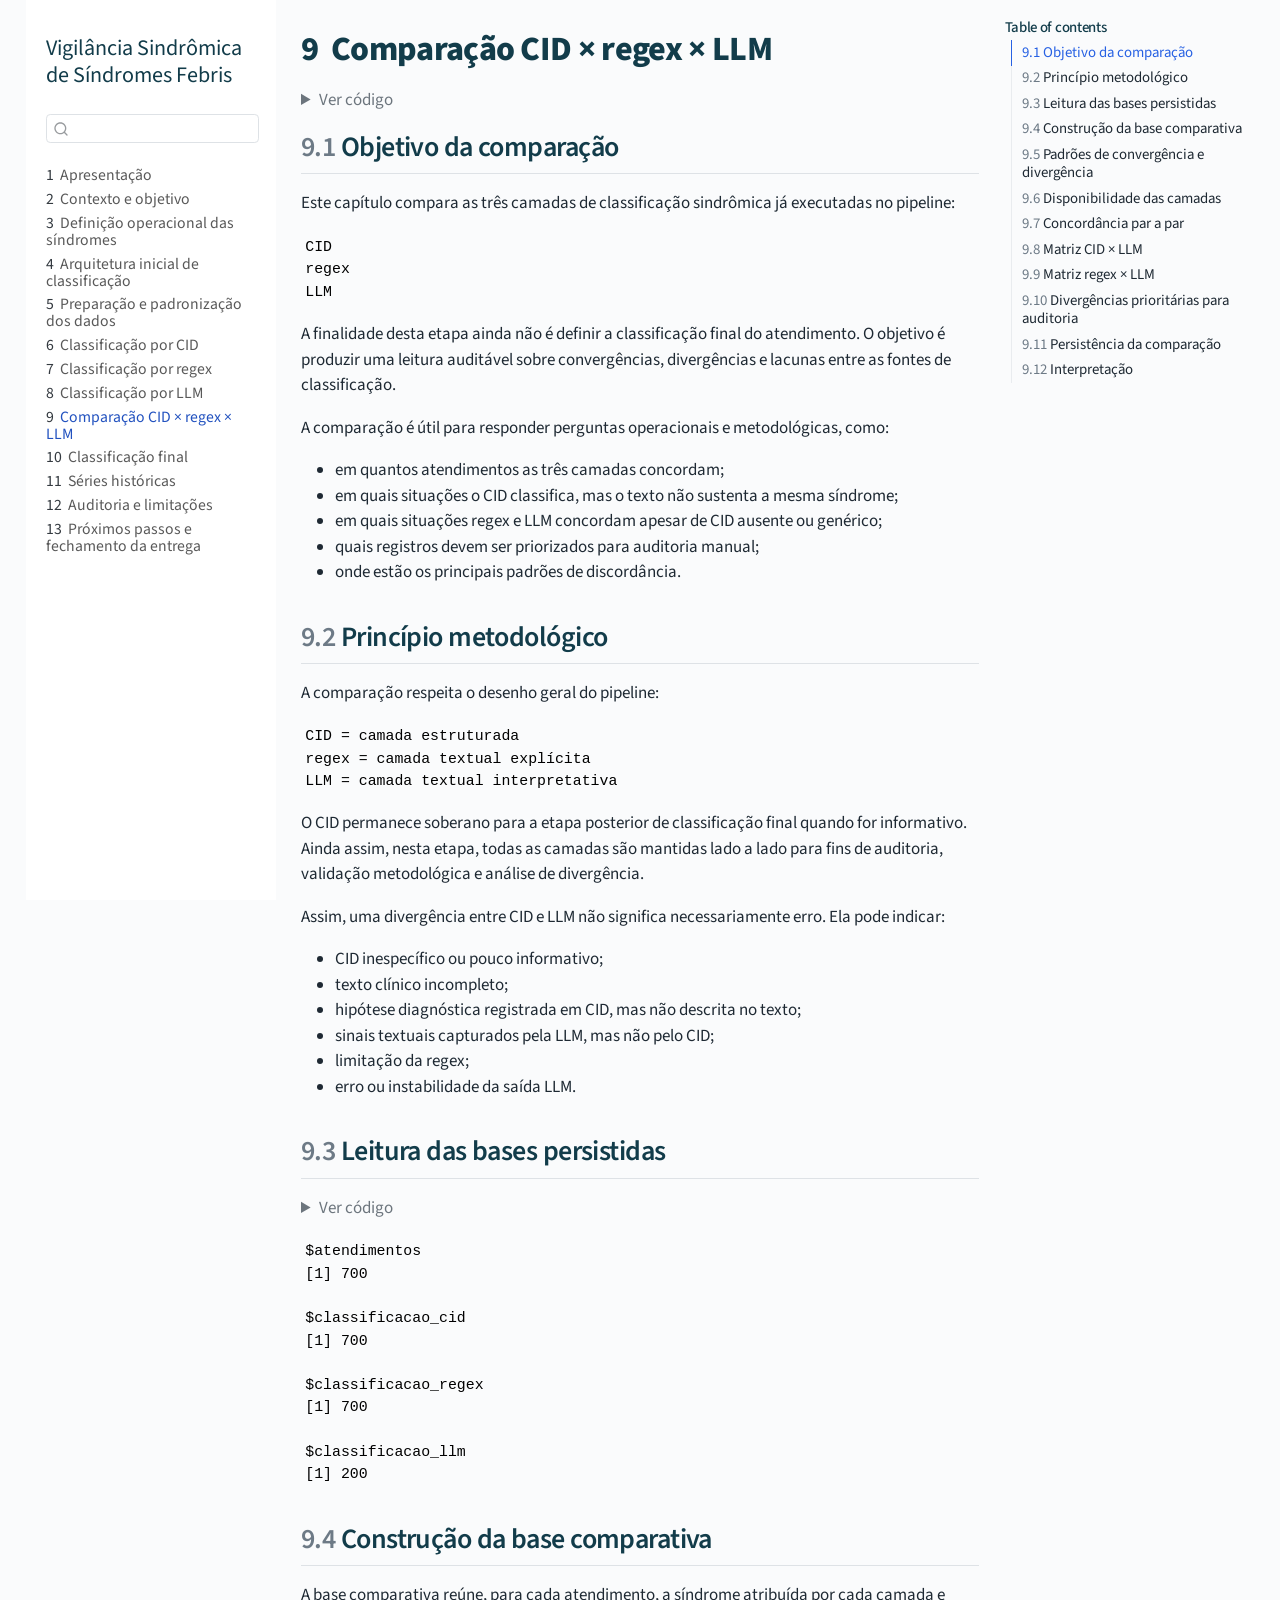
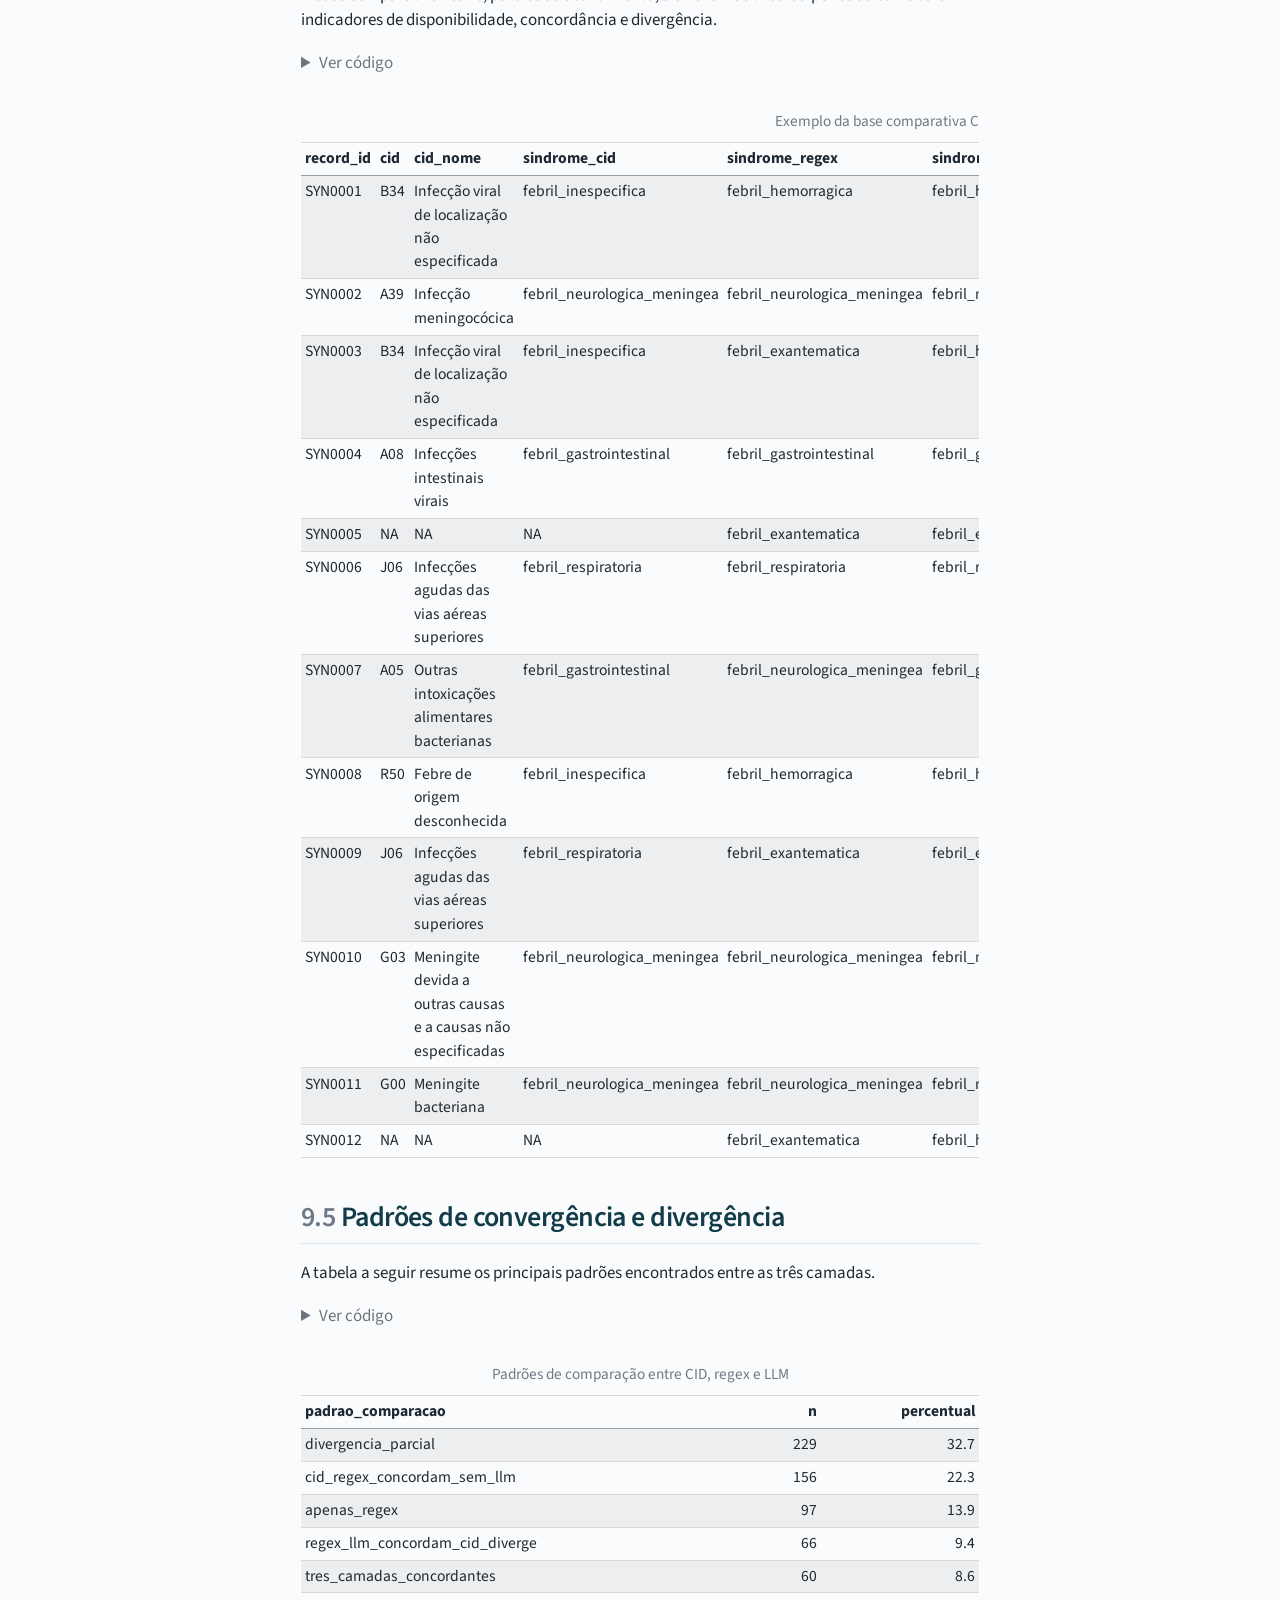
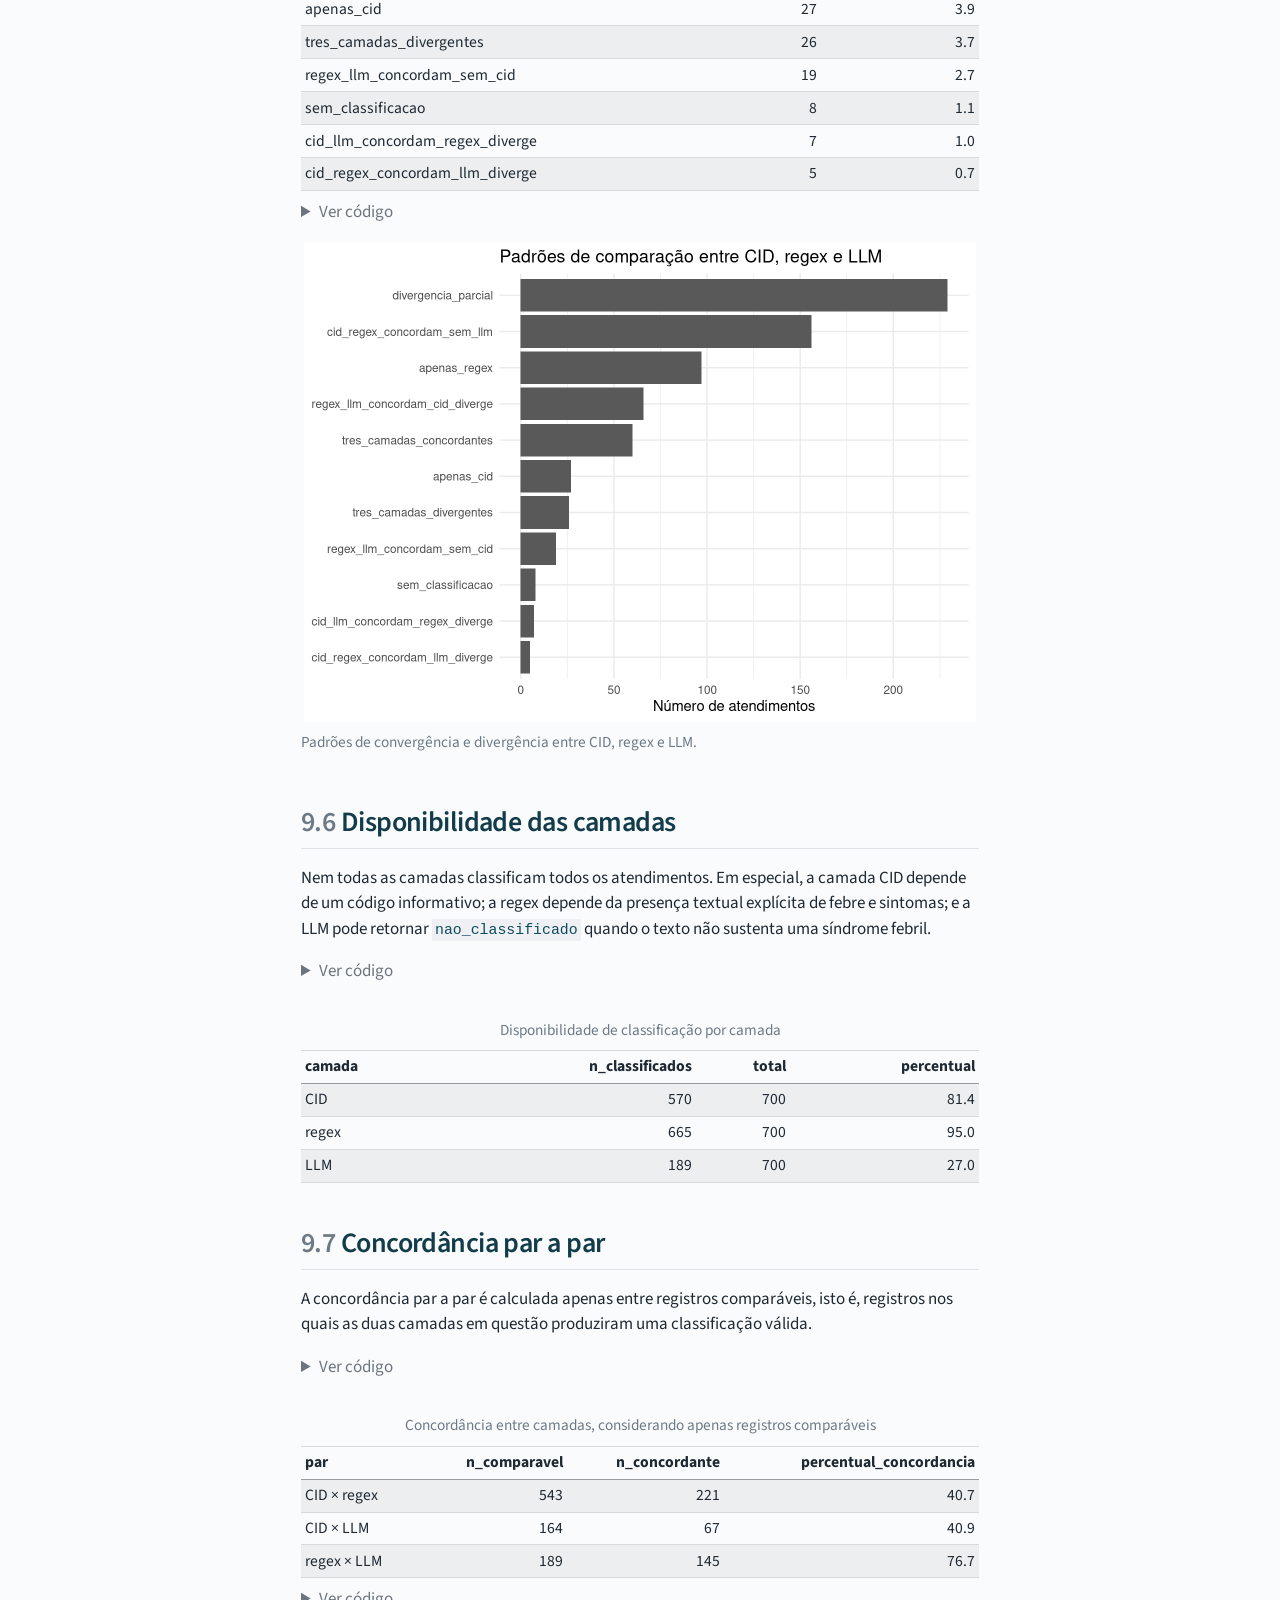
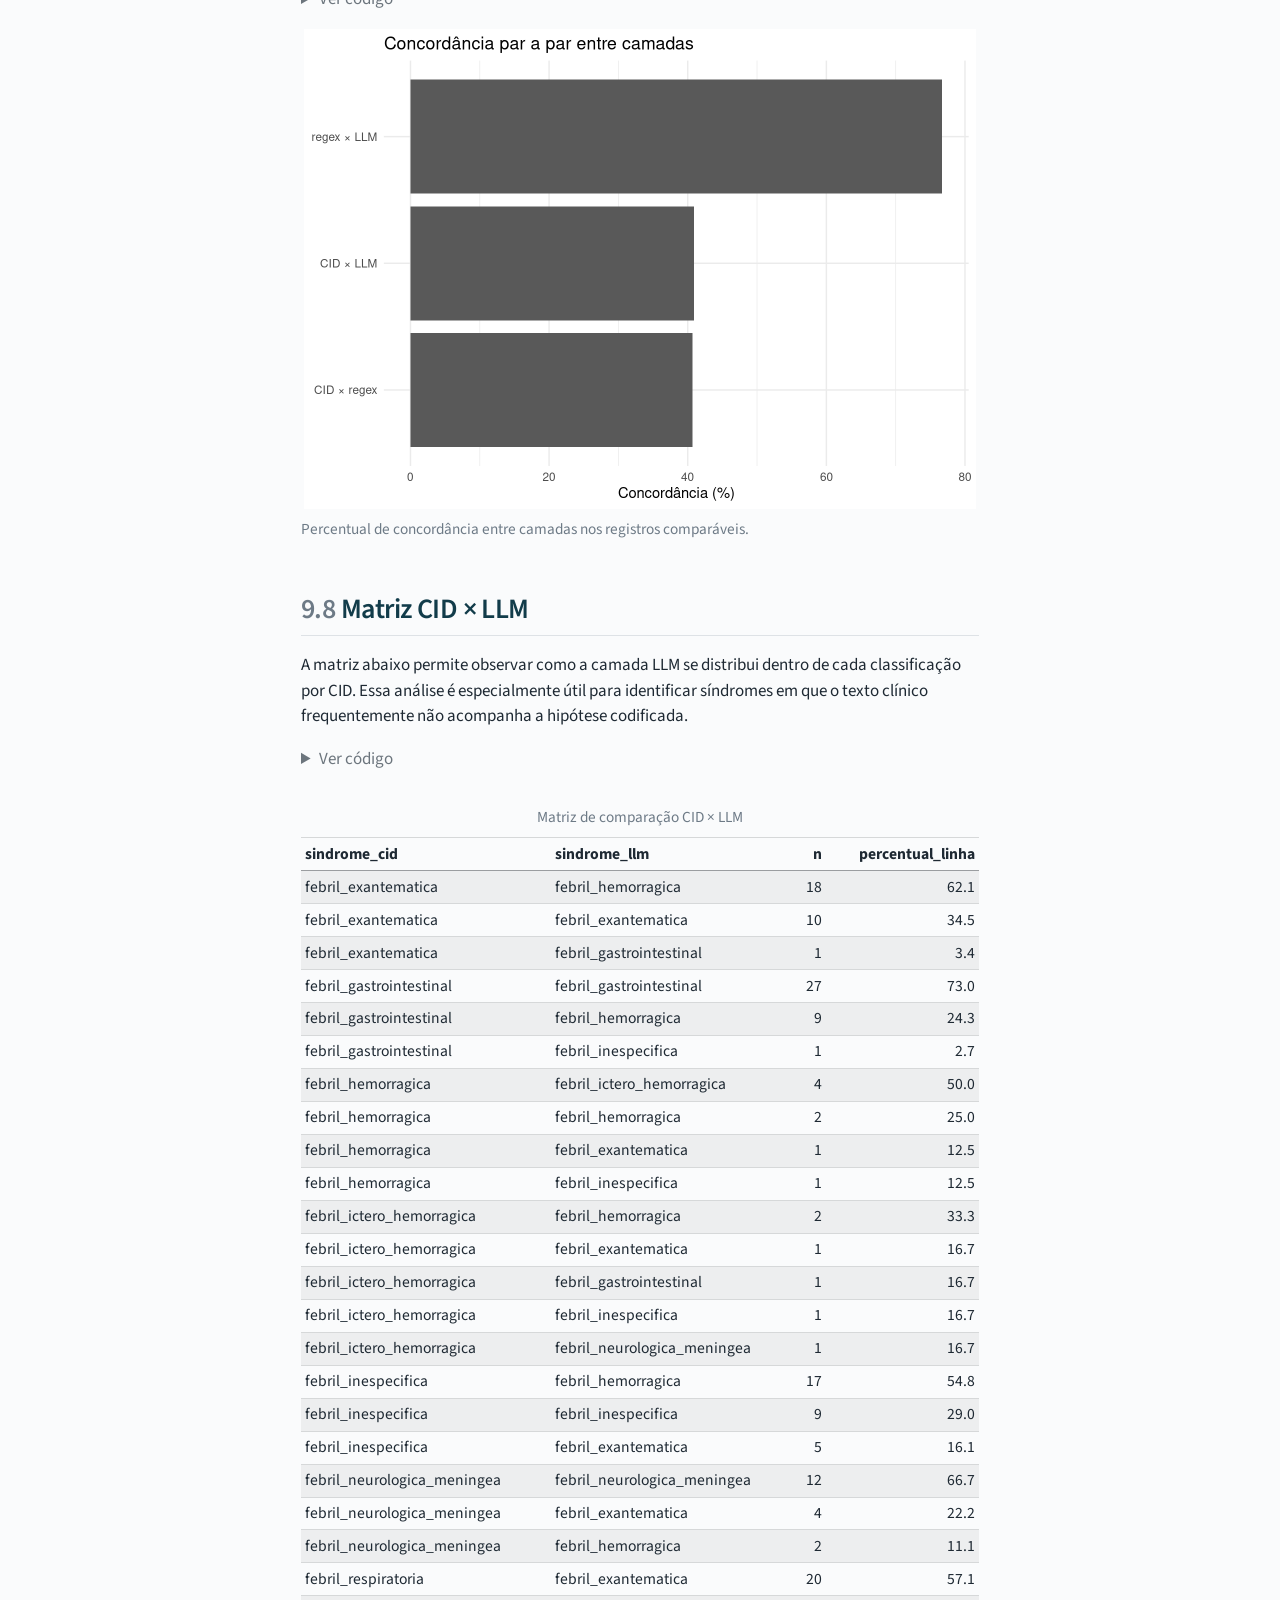
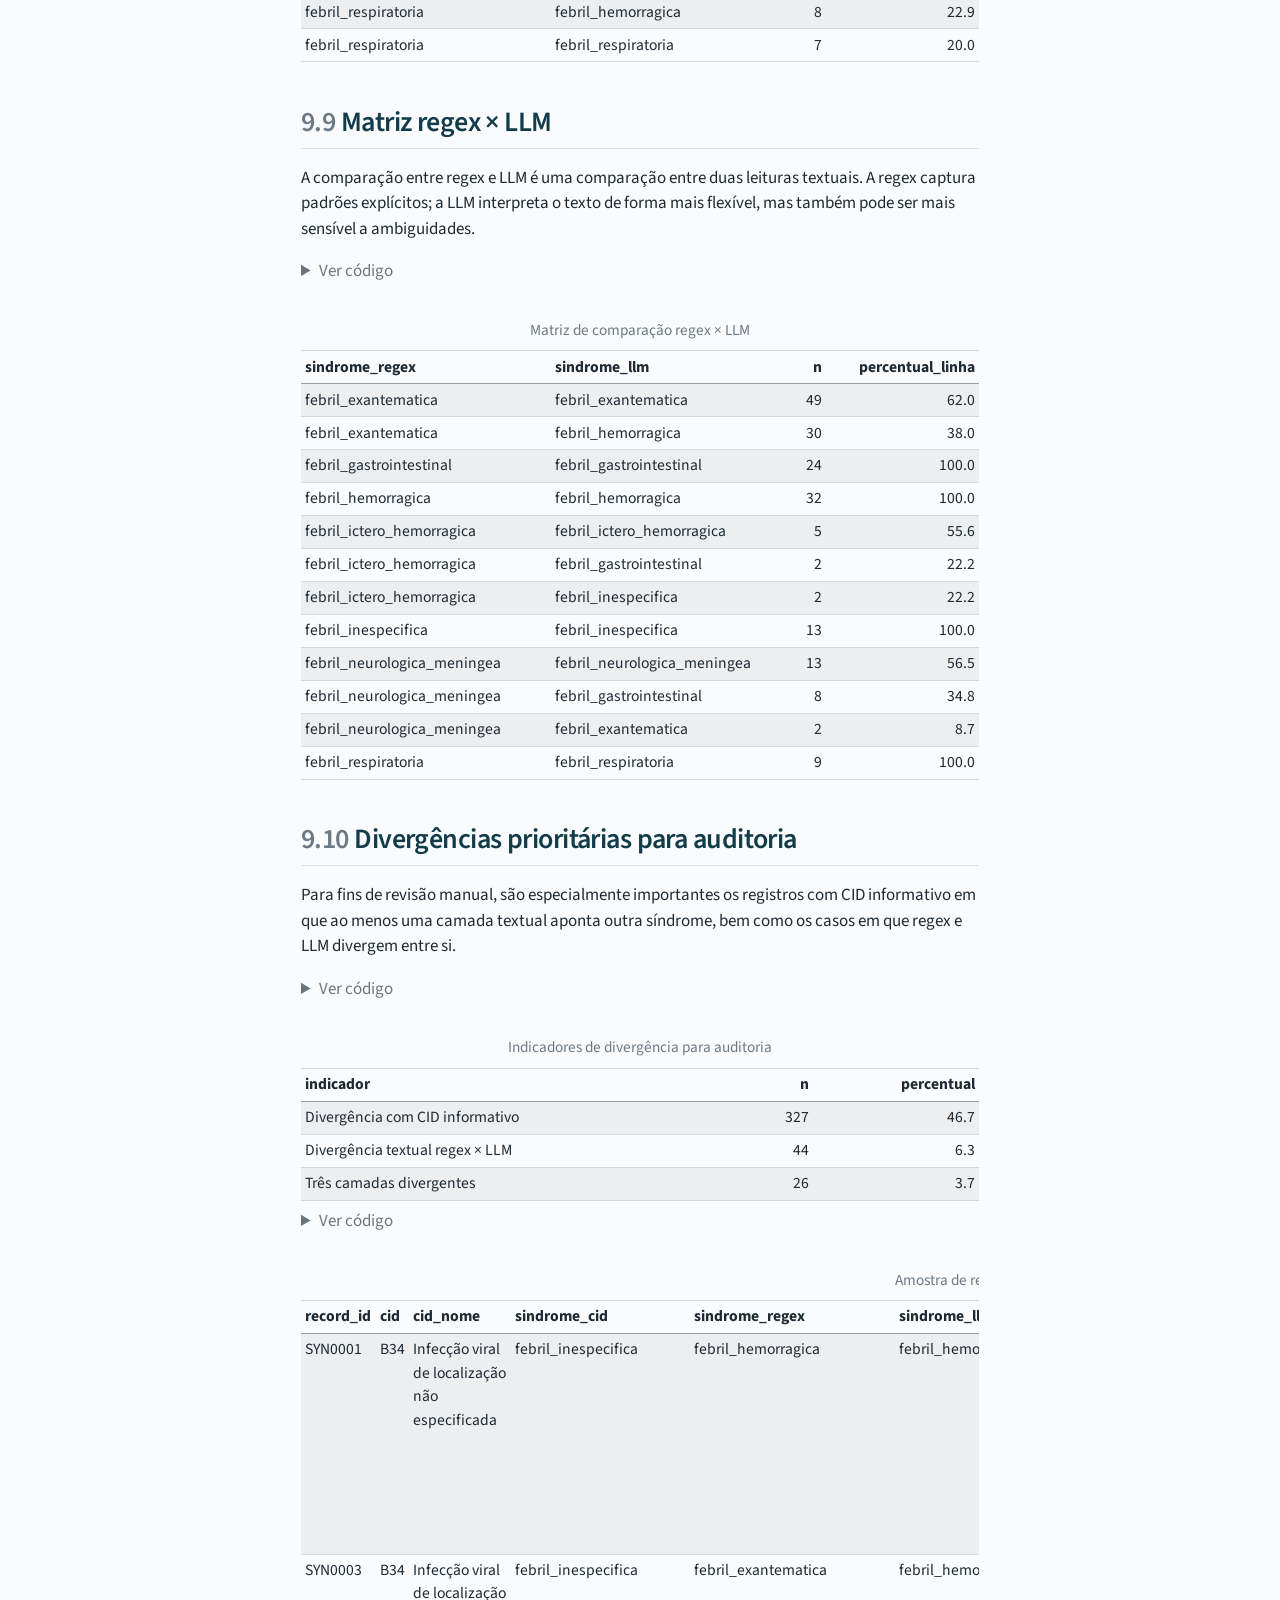
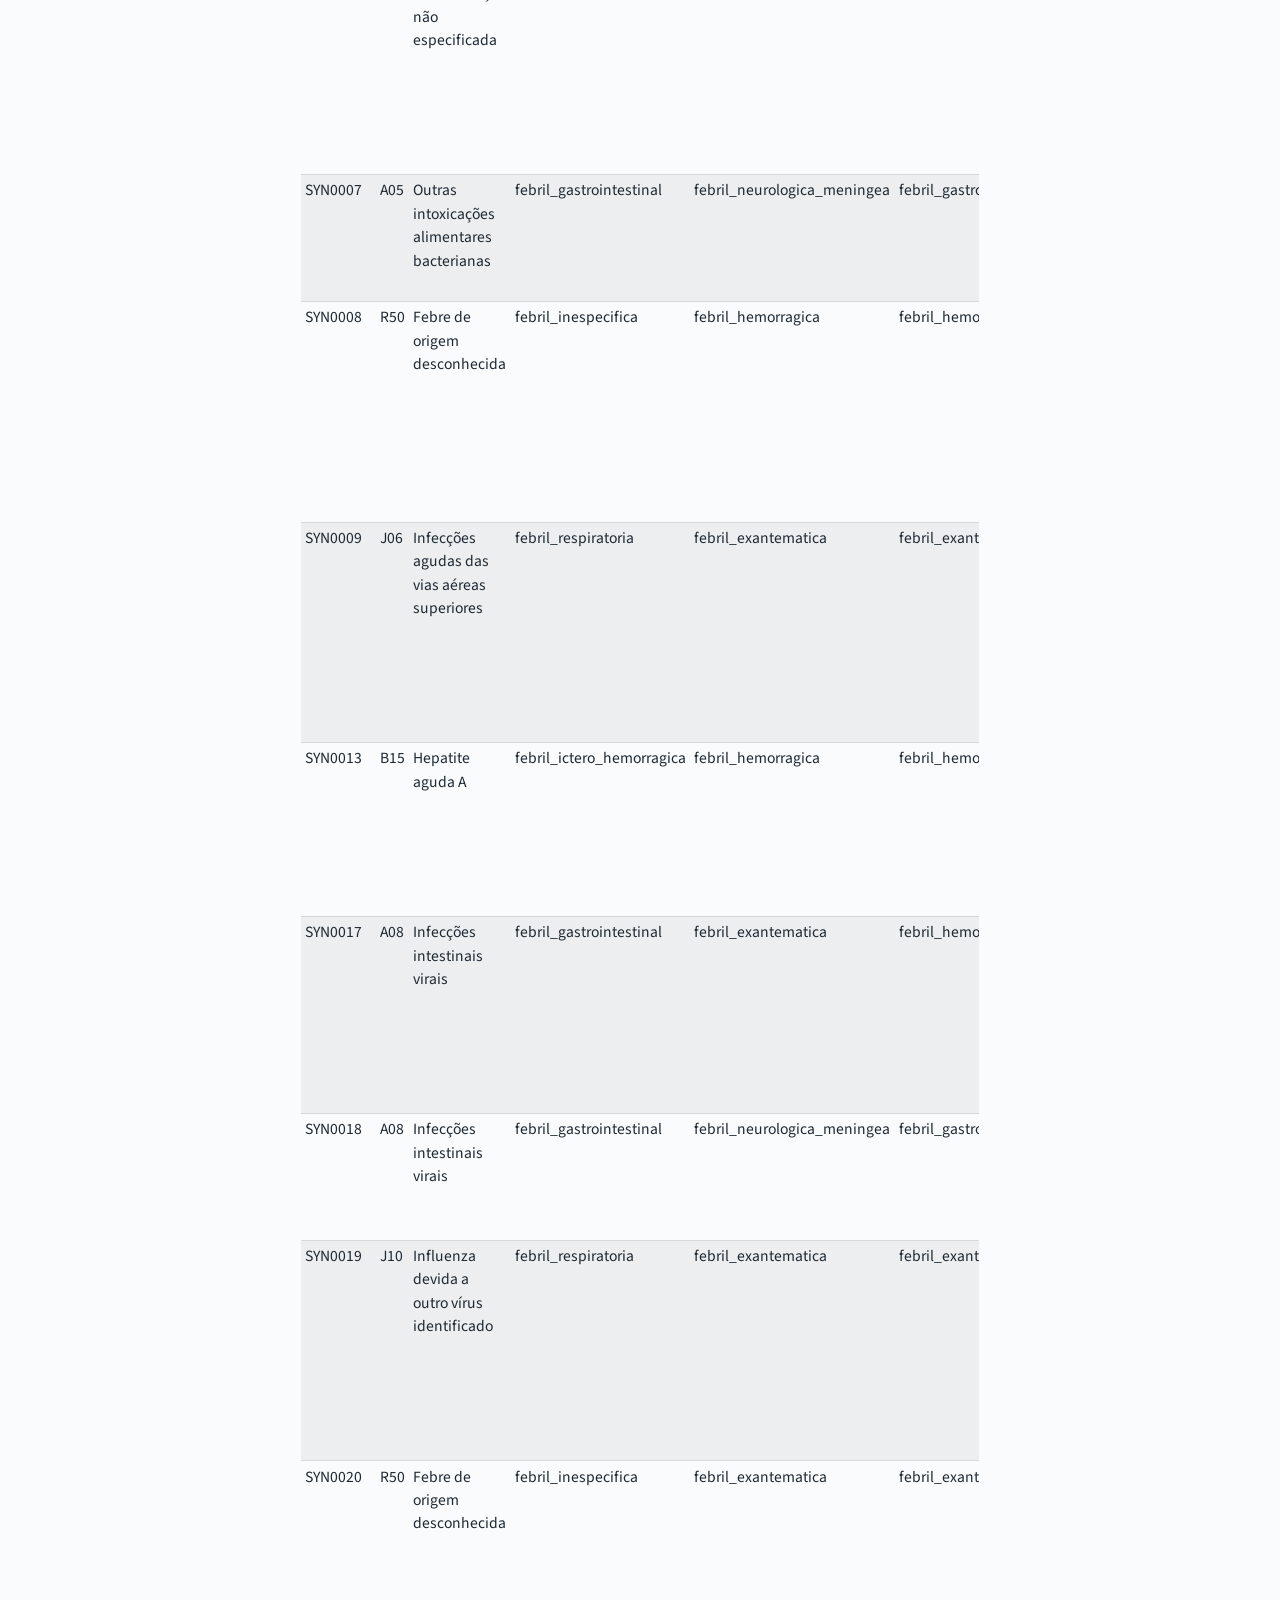
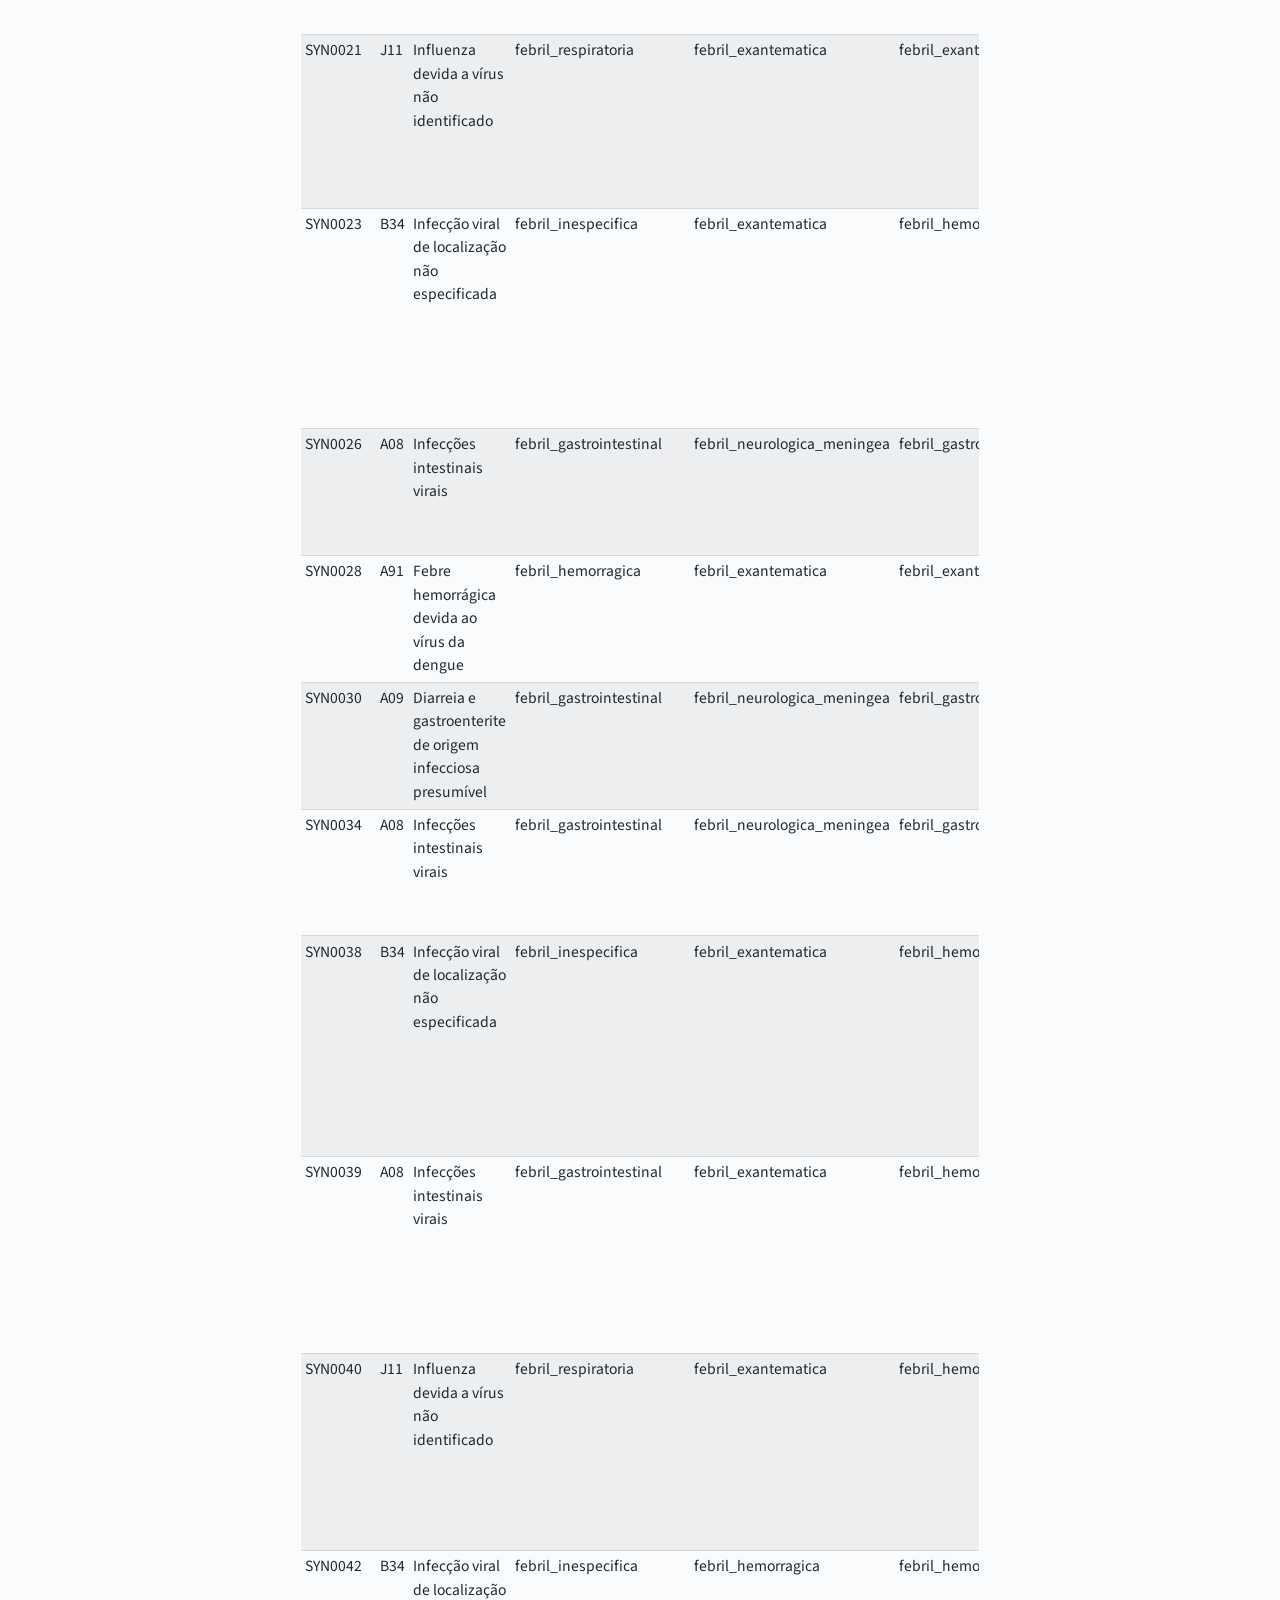
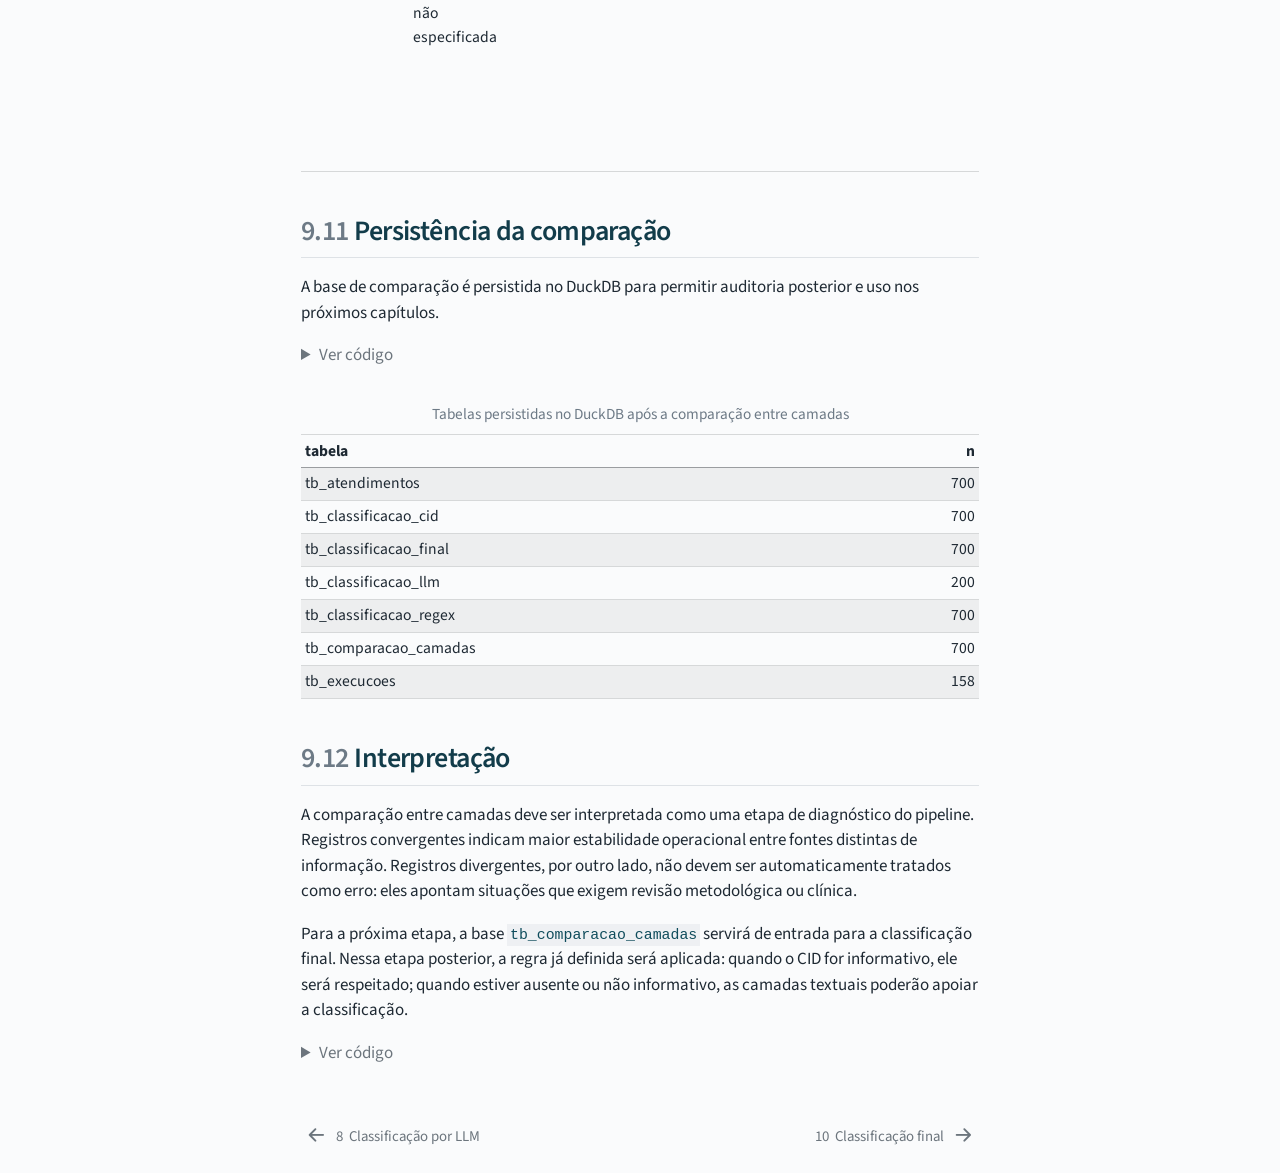
<file: _book/08-comparacao-cid-regex-llm.html>
<!DOCTYPE html>
<html xmlns="http://www.w3.org/1999/xhtml" lang="en" xml:lang="en"><head>

<meta charset="utf-8">
<meta name="generator" content="quarto-1.8.26">

<meta name="viewport" content="width=device-width, initial-scale=1.0, user-scalable=yes">


<title>9&nbsp; Comparação CID × regex × LLM – Vigilância Sindrômica de Síndromes Febris</title>
<style>
code{white-space: pre-wrap;}
span.smallcaps{font-variant: small-caps;}
div.columns{display: flex; gap: min(4vw, 1.5em);}
div.column{flex: auto; overflow-x: auto;}
div.hanging-indent{margin-left: 1.5em; text-indent: -1.5em;}
ul.task-list{list-style: none;}
ul.task-list li input[type="checkbox"] {
  width: 0.8em;
  margin: 0 0.8em 0.2em -1em; /* quarto-specific, see https://github.com/quarto-dev/quarto-cli/issues/4556 */ 
  vertical-align: middle;
}
/* CSS for syntax highlighting */
html { -webkit-text-size-adjust: 100%; }
pre > code.sourceCode { white-space: pre; position: relative; }
pre > code.sourceCode > span { display: inline-block; line-height: 1.25; }
pre > code.sourceCode > span:empty { height: 1.2em; }
.sourceCode { overflow: visible; }
code.sourceCode > span { color: inherit; text-decoration: inherit; }
div.sourceCode { margin: 1em 0; }
pre.sourceCode { margin: 0; }
@media screen {
div.sourceCode { overflow: auto; }
}
@media print {
pre > code.sourceCode { white-space: pre-wrap; }
pre > code.sourceCode > span { text-indent: -5em; padding-left: 5em; }
}
pre.numberSource code
  { counter-reset: source-line 0; }
pre.numberSource code > span
  { position: relative; left: -4em; counter-increment: source-line; }
pre.numberSource code > span > a:first-child::before
  { content: counter(source-line);
    position: relative; left: -1em; text-align: right; vertical-align: baseline;
    border: none; display: inline-block;
    -webkit-touch-callout: none; -webkit-user-select: none;
    -khtml-user-select: none; -moz-user-select: none;
    -ms-user-select: none; user-select: none;
    padding: 0 4px; width: 4em;
  }
pre.numberSource { margin-left: 3em;  padding-left: 4px; }
div.sourceCode
  {   }
@media screen {
pre > code.sourceCode > span > a:first-child::before { text-decoration: underline; }
}
</style>


<script src="site_libs/quarto-nav/quarto-nav.js"></script>
<script src="site_libs/quarto-nav/headroom.min.js"></script>
<script src="site_libs/clipboard/clipboard.min.js"></script>
<script src="site_libs/quarto-search/autocomplete.umd.js"></script>
<script src="site_libs/quarto-search/fuse.min.js"></script>
<script src="site_libs/quarto-search/quarto-search.js"></script>
<meta name="quarto:offset" content="./">
<link href="./09-classificacao-final.html" rel="next">
<link href="./07-classificacao-llm.html" rel="prev">
<script src="site_libs/quarto-html/quarto.js" type="module"></script>
<script src="site_libs/quarto-html/tabsets/tabsets.js" type="module"></script>
<script src="site_libs/quarto-html/axe/axe-check.js" type="module"></script>
<script src="site_libs/quarto-html/popper.min.js"></script>
<script src="site_libs/quarto-html/tippy.umd.min.js"></script>
<script src="site_libs/quarto-html/anchor.min.js"></script>
<link href="site_libs/quarto-html/tippy.css" rel="stylesheet">
<link href="site_libs/quarto-html/quarto-syntax-highlighting-587c61ba64f3a5504c4d52d930310e48.css" rel="stylesheet" id="quarto-text-highlighting-styles">
<script src="site_libs/bootstrap/bootstrap.min.js"></script>
<link href="site_libs/bootstrap/bootstrap-icons.css" rel="stylesheet">
<link href="site_libs/bootstrap/bootstrap-0e03cfb9dbb0624f7d4637f4d44cdad8.min.css" rel="stylesheet" append-hash="true" id="quarto-bootstrap" data-mode="light">
<script id="quarto-search-options" type="application/json">{
  "location": "sidebar",
  "copy-button": false,
  "collapse-after": 3,
  "panel-placement": "start",
  "type": "textbox",
  "limit": 50,
  "keyboard-shortcut": [
    "f",
    "/",
    "s"
  ],
  "show-item-context": false,
  "language": {
    "search-no-results-text": "No results",
    "search-matching-documents-text": "matching documents",
    "search-copy-link-title": "Copy link to search",
    "search-hide-matches-text": "Hide additional matches",
    "search-more-match-text": "more match in this document",
    "search-more-matches-text": "more matches in this document",
    "search-clear-button-title": "Clear",
    "search-text-placeholder": "",
    "search-detached-cancel-button-title": "Cancel",
    "search-submit-button-title": "Submit",
    "search-label": "Search"
  }
}</script>


<link rel="stylesheet" href="assets/styles.css">
</head>

<body class="nav-sidebar floating quarto-light">

<div id="quarto-search-results"></div>
  <header id="quarto-header" class="headroom fixed-top">
  <nav class="quarto-secondary-nav">
    <div class="container-fluid d-flex">
      <button type="button" class="quarto-btn-toggle btn" data-bs-toggle="collapse" role="button" data-bs-target=".quarto-sidebar-collapse-item" aria-controls="quarto-sidebar" aria-expanded="false" aria-label="Toggle sidebar navigation" onclick="if (window.quartoToggleHeadroom) { window.quartoToggleHeadroom(); }">
        <i class="bi bi-layout-text-sidebar-reverse"></i>
      </button>
        <nav class="quarto-page-breadcrumbs" aria-label="breadcrumb"><ol class="breadcrumb"><li class="breadcrumb-item"><a href="./08-comparacao-cid-regex-llm.html"><span class="chapter-number">9</span>&nbsp; <span class="chapter-title">Comparação CID × regex × LLM</span></a></li></ol></nav>
        <a class="flex-grow-1" role="navigation" data-bs-toggle="collapse" data-bs-target=".quarto-sidebar-collapse-item" aria-controls="quarto-sidebar" aria-expanded="false" aria-label="Toggle sidebar navigation" onclick="if (window.quartoToggleHeadroom) { window.quartoToggleHeadroom(); }">      
        </a>
      <button type="button" class="btn quarto-search-button" aria-label="Search" onclick="window.quartoOpenSearch();">
        <i class="bi bi-search"></i>
      </button>
    </div>
  </nav>
</header>
<!-- content -->
<div id="quarto-content" class="quarto-container page-columns page-rows-contents page-layout-article">
<!-- sidebar -->
  <nav id="quarto-sidebar" class="sidebar collapse collapse-horizontal quarto-sidebar-collapse-item sidebar-navigation floating overflow-auto">
    <div class="pt-lg-2 mt-2 text-left sidebar-header">
    <div class="sidebar-title mb-0 py-0">
      <a href="./">Vigilância Sindrômica de Síndromes Febris</a> 
    </div>
      </div>
        <div class="mt-2 flex-shrink-0 align-items-center">
        <div class="sidebar-search">
        <div id="quarto-search" class="" title="Search"></div>
        </div>
        </div>
    <div class="sidebar-menu-container"> 
    <ul class="list-unstyled mt-1">
        <li class="sidebar-item">
  <div class="sidebar-item-container"> 
  <a href="./index.html" class="sidebar-item-text sidebar-link">
 <span class="menu-text"><span class="chapter-number">1</span>&nbsp; <span class="chapter-title">Apresentação</span></span></a>
  </div>
</li>
        <li class="sidebar-item">
  <div class="sidebar-item-container"> 
  <a href="./01-contexto.html" class="sidebar-item-text sidebar-link">
 <span class="menu-text"><span class="chapter-number">2</span>&nbsp; <span class="chapter-title">Contexto e objetivo</span></span></a>
  </div>
</li>
        <li class="sidebar-item">
  <div class="sidebar-item-container"> 
  <a href="./02-definicao-sindromes.html" class="sidebar-item-text sidebar-link">
 <span class="menu-text"><span class="chapter-number">3</span>&nbsp; <span class="chapter-title">Definição operacional das síndromes</span></span></a>
  </div>
</li>
        <li class="sidebar-item">
  <div class="sidebar-item-container"> 
  <a href="./03-arquitetura-classificacao.html" class="sidebar-item-text sidebar-link">
 <span class="menu-text"><span class="chapter-number">4</span>&nbsp; <span class="chapter-title">Arquitetura inicial de classificação</span></span></a>
  </div>
</li>
        <li class="sidebar-item">
  <div class="sidebar-item-container"> 
  <a href="./04-preparacao-dados.html" class="sidebar-item-text sidebar-link">
 <span class="menu-text"><span class="chapter-number">5</span>&nbsp; <span class="chapter-title">Preparação e padronização dos dados</span></span></a>
  </div>
</li>
        <li class="sidebar-item">
  <div class="sidebar-item-container"> 
  <a href="./05-classificacao-cid.html" class="sidebar-item-text sidebar-link">
 <span class="menu-text"><span class="chapter-number">6</span>&nbsp; <span class="chapter-title">Classificação por CID</span></span></a>
  </div>
</li>
        <li class="sidebar-item">
  <div class="sidebar-item-container"> 
  <a href="./06-classificacao-regex.html" class="sidebar-item-text sidebar-link">
 <span class="menu-text"><span class="chapter-number">7</span>&nbsp; <span class="chapter-title">Classificação por regex</span></span></a>
  </div>
</li>
        <li class="sidebar-item">
  <div class="sidebar-item-container"> 
  <a href="./07-classificacao-llm.html" class="sidebar-item-text sidebar-link">
 <span class="menu-text"><span class="chapter-number">8</span>&nbsp; <span class="chapter-title">Classificação por LLM</span></span></a>
  </div>
</li>
        <li class="sidebar-item">
  <div class="sidebar-item-container"> 
  <a href="./08-comparacao-cid-regex-llm.html" class="sidebar-item-text sidebar-link active">
 <span class="menu-text"><span class="chapter-number">9</span>&nbsp; <span class="chapter-title">Comparação CID × regex × LLM</span></span></a>
  </div>
</li>
        <li class="sidebar-item">
  <div class="sidebar-item-container"> 
  <a href="./09-classificacao-final.html" class="sidebar-item-text sidebar-link">
 <span class="menu-text"><span class="chapter-number">10</span>&nbsp; <span class="chapter-title">Classificação final</span></span></a>
  </div>
</li>
        <li class="sidebar-item">
  <div class="sidebar-item-container"> 
  <a href="./10-series-historicas.html" class="sidebar-item-text sidebar-link">
 <span class="menu-text"><span class="chapter-number">11</span>&nbsp; <span class="chapter-title">Séries históricas</span></span></a>
  </div>
</li>
        <li class="sidebar-item">
  <div class="sidebar-item-container"> 
  <a href="./11-auditoria-limitacoes.html" class="sidebar-item-text sidebar-link">
 <span class="menu-text"><span class="chapter-number">12</span>&nbsp; <span class="chapter-title">Auditoria e limitações</span></span></a>
  </div>
</li>
        <li class="sidebar-item">
  <div class="sidebar-item-container"> 
  <a href="./12-proximos-passos-produto.html" class="sidebar-item-text sidebar-link">
 <span class="menu-text"><span class="chapter-number">13</span>&nbsp; <span class="chapter-title">Próximos passos e fechamento da entrega</span></span></a>
  </div>
</li>
    </ul>
    </div>
</nav>
<div id="quarto-sidebar-glass" class="quarto-sidebar-collapse-item" data-bs-toggle="collapse" data-bs-target=".quarto-sidebar-collapse-item"></div>
<!-- margin-sidebar -->
    <div id="quarto-margin-sidebar" class="sidebar margin-sidebar">
        <nav id="TOC" role="doc-toc" class="toc-active">
    <h2 id="toc-title">Table of contents</h2>
   
  <ul>
  <li><a href="#objetivo-da-comparação" id="toc-objetivo-da-comparação" class="nav-link active" data-scroll-target="#objetivo-da-comparação"><span class="header-section-number">9.1</span> Objetivo da comparação</a></li>
  <li><a href="#princípio-metodológico" id="toc-princípio-metodológico" class="nav-link" data-scroll-target="#princípio-metodológico"><span class="header-section-number">9.2</span> Princípio metodológico</a></li>
  <li><a href="#leitura-das-bases-persistidas" id="toc-leitura-das-bases-persistidas" class="nav-link" data-scroll-target="#leitura-das-bases-persistidas"><span class="header-section-number">9.3</span> Leitura das bases persistidas</a></li>
  <li><a href="#construção-da-base-comparativa" id="toc-construção-da-base-comparativa" class="nav-link" data-scroll-target="#construção-da-base-comparativa"><span class="header-section-number">9.4</span> Construção da base comparativa</a></li>
  <li><a href="#padrões-de-convergência-e-divergência" id="toc-padrões-de-convergência-e-divergência" class="nav-link" data-scroll-target="#padrões-de-convergência-e-divergência"><span class="header-section-number">9.5</span> Padrões de convergência e divergência</a></li>
  <li><a href="#disponibilidade-das-camadas" id="toc-disponibilidade-das-camadas" class="nav-link" data-scroll-target="#disponibilidade-das-camadas"><span class="header-section-number">9.6</span> Disponibilidade das camadas</a></li>
  <li><a href="#concordância-par-a-par" id="toc-concordância-par-a-par" class="nav-link" data-scroll-target="#concordância-par-a-par"><span class="header-section-number">9.7</span> Concordância par a par</a></li>
  <li><a href="#matriz-cid-llm" id="toc-matriz-cid-llm" class="nav-link" data-scroll-target="#matriz-cid-llm"><span class="header-section-number">9.8</span> Matriz CID × LLM</a></li>
  <li><a href="#matriz-regex-llm" id="toc-matriz-regex-llm" class="nav-link" data-scroll-target="#matriz-regex-llm"><span class="header-section-number">9.9</span> Matriz regex × LLM</a></li>
  <li><a href="#divergências-prioritárias-para-auditoria" id="toc-divergências-prioritárias-para-auditoria" class="nav-link" data-scroll-target="#divergências-prioritárias-para-auditoria"><span class="header-section-number">9.10</span> Divergências prioritárias para auditoria</a></li>
  <li><a href="#persistência-da-comparação" id="toc-persistência-da-comparação" class="nav-link" data-scroll-target="#persistência-da-comparação"><span class="header-section-number">9.11</span> Persistência da comparação</a></li>
  <li><a href="#interpretação" id="toc-interpretação" class="nav-link" data-scroll-target="#interpretação"><span class="header-section-number">9.12</span> Interpretação</a></li>
  </ul>
</nav>
    </div>
<!-- main -->
<main class="content" id="quarto-document-content">

<header id="title-block-header" class="quarto-title-block default">
<div class="quarto-title">
<h1 class="title"><span class="chapter-number">9</span>&nbsp; <span class="chapter-title">Comparação CID × regex × LLM</span></h1>
</div>



<div class="quarto-title-meta">

    
  
    
  </div>
  


</header>


<div class="cell">
<details class="code-fold">
<summary>Ver código</summary>
<div class="code-copy-outer-scaffold"><div class="sourceCode cell-code" id="cb1"><pre class="sourceCode r code-with-copy"><code class="sourceCode r"><span id="cb1-1"><a href="#cb1-1" aria-hidden="true" tabindex="-1"></a><span class="fu">source</span>(<span class="st">"R/00_pacotes.R"</span>)</span>
<span id="cb1-2"><a href="#cb1-2" aria-hidden="true" tabindex="-1"></a><span class="fu">source</span>(<span class="st">"R/04_duckdb.R"</span>)</span>
<span id="cb1-3"><a href="#cb1-3" aria-hidden="true" tabindex="-1"></a><span class="fu">source</span>(<span class="st">"R/09_comparacao_camadas.R"</span>)</span></code></pre></div><button title="Copy to Clipboard" class="code-copy-button"><i class="bi"></i></button></div>
</details>
</div>
<section id="objetivo-da-comparação" class="level2" data-number="9.1">
<h2 data-number="9.1" class="anchored" data-anchor-id="objetivo-da-comparação"><span class="header-section-number">9.1</span> Objetivo da comparação</h2>
<p>Este capítulo compara as três camadas de classificação sindrômica já executadas no pipeline:</p>
<pre class="text"><code>CID
regex
LLM</code></pre>
<p>A finalidade desta etapa ainda não é definir a classificação final do atendimento. O objetivo é produzir uma leitura auditável sobre convergências, divergências e lacunas entre as fontes de classificação.</p>
<p>A comparação é útil para responder perguntas operacionais e metodológicas, como:</p>
<ul>
<li>em quantos atendimentos as três camadas concordam;</li>
<li>em quais situações o CID classifica, mas o texto não sustenta a mesma síndrome;</li>
<li>em quais situações regex e LLM concordam apesar de CID ausente ou genérico;</li>
<li>quais registros devem ser priorizados para auditoria manual;</li>
<li>onde estão os principais padrões de discordância.</li>
</ul>
</section>
<section id="princípio-metodológico" class="level2" data-number="9.2">
<h2 data-number="9.2" class="anchored" data-anchor-id="princípio-metodológico"><span class="header-section-number">9.2</span> Princípio metodológico</h2>
<p>A comparação respeita o desenho geral do pipeline:</p>
<pre class="text"><code>CID = camada estruturada
regex = camada textual explícita
LLM = camada textual interpretativa</code></pre>
<p>O CID permanece soberano para a etapa posterior de classificação final quando for informativo. Ainda assim, nesta etapa, todas as camadas são mantidas lado a lado para fins de auditoria, validação metodológica e análise de divergência.</p>
<p>Assim, uma divergência entre CID e LLM não significa necessariamente erro. Ela pode indicar:</p>
<ul>
<li>CID inespecífico ou pouco informativo;</li>
<li>texto clínico incompleto;</li>
<li>hipótese diagnóstica registrada em CID, mas não descrita no texto;</li>
<li>sinais textuais capturados pela LLM, mas não pelo CID;</li>
<li>limitação da regex;</li>
<li>erro ou instabilidade da saída LLM.</li>
</ul>
</section>
<section id="leitura-das-bases-persistidas" class="level2" data-number="9.3">
<h2 data-number="9.3" class="anchored" data-anchor-id="leitura-das-bases-persistidas"><span class="header-section-number">9.3</span> Leitura das bases persistidas</h2>
<div class="cell">
<details class="code-fold">
<summary>Ver código</summary>
<div class="code-copy-outer-scaffold"><div class="sourceCode cell-code" id="cb4"><pre class="sourceCode r code-with-copy"><code class="sourceCode r"><span id="cb4-1"><a href="#cb4-1" aria-hidden="true" tabindex="-1"></a>con <span class="ot">&lt;-</span> <span class="fu">connect_duckdb</span>()</span>
<span id="cb4-2"><a href="#cb4-2" aria-hidden="true" tabindex="-1"></a><span class="fu">init_duckdb_schema</span>(con)</span>
<span id="cb4-3"><a href="#cb4-3" aria-hidden="true" tabindex="-1"></a></span>
<span id="cb4-4"><a href="#cb4-4" aria-hidden="true" tabindex="-1"></a>atendimentos <span class="ot">&lt;-</span> <span class="fu">read_atendimentos</span>(con)</span>
<span id="cb4-5"><a href="#cb4-5" aria-hidden="true" tabindex="-1"></a>classificacao_cid <span class="ot">&lt;-</span> <span class="fu">read_classificacao_cid</span>(con)</span>
<span id="cb4-6"><a href="#cb4-6" aria-hidden="true" tabindex="-1"></a>classificacao_regex <span class="ot">&lt;-</span> <span class="fu">read_classificacao_regex</span>(con)</span>
<span id="cb4-7"><a href="#cb4-7" aria-hidden="true" tabindex="-1"></a>classificacao_llm <span class="ot">&lt;-</span> <span class="fu">read_classificacao_llm</span>(con)</span>
<span id="cb4-8"><a href="#cb4-8" aria-hidden="true" tabindex="-1"></a></span>
<span id="cb4-9"><a href="#cb4-9" aria-hidden="true" tabindex="-1"></a><span class="fu">list</span>(</span>
<span id="cb4-10"><a href="#cb4-10" aria-hidden="true" tabindex="-1"></a>  <span class="at">atendimentos =</span> <span class="fu">nrow</span>(atendimentos),</span>
<span id="cb4-11"><a href="#cb4-11" aria-hidden="true" tabindex="-1"></a>  <span class="at">classificacao_cid =</span> <span class="fu">nrow</span>(classificacao_cid),</span>
<span id="cb4-12"><a href="#cb4-12" aria-hidden="true" tabindex="-1"></a>  <span class="at">classificacao_regex =</span> <span class="fu">nrow</span>(classificacao_regex),</span>
<span id="cb4-13"><a href="#cb4-13" aria-hidden="true" tabindex="-1"></a>  <span class="at">classificacao_llm =</span> <span class="fu">nrow</span>(classificacao_llm)</span>
<span id="cb4-14"><a href="#cb4-14" aria-hidden="true" tabindex="-1"></a>)</span></code></pre></div><button title="Copy to Clipboard" class="code-copy-button"><i class="bi"></i></button></div>
</details>
<div class="cell-output cell-output-stdout">
<pre><code>$atendimentos
[1] 700

$classificacao_cid
[1] 700

$classificacao_regex
[1] 700

$classificacao_llm
[1] 200</code></pre>
</div>
</div>
</section>
<section id="construção-da-base-comparativa" class="level2" data-number="9.4">
<h2 data-number="9.4" class="anchored" data-anchor-id="construção-da-base-comparativa"><span class="header-section-number">9.4</span> Construção da base comparativa</h2>
<p>A base comparativa reúne, para cada atendimento, a síndrome atribuída por cada camada e indicadores de disponibilidade, concordância e divergência.</p>
<div class="cell">
<details class="code-fold">
<summary>Ver código</summary>
<div class="code-copy-outer-scaffold"><div class="sourceCode cell-code" id="cb6"><pre class="sourceCode r code-with-copy"><code class="sourceCode r"><span id="cb6-1"><a href="#cb6-1" aria-hidden="true" tabindex="-1"></a>comparacao_camadas <span class="ot">&lt;-</span> <span class="fu">comparar_camadas_classificacao</span>(</span>
<span id="cb6-2"><a href="#cb6-2" aria-hidden="true" tabindex="-1"></a>  <span class="at">atendimentos =</span> atendimentos,</span>
<span id="cb6-3"><a href="#cb6-3" aria-hidden="true" tabindex="-1"></a>  <span class="at">classificacao_cid =</span> classificacao_cid,</span>
<span id="cb6-4"><a href="#cb6-4" aria-hidden="true" tabindex="-1"></a>  <span class="at">classificacao_regex =</span> classificacao_regex,</span>
<span id="cb6-5"><a href="#cb6-5" aria-hidden="true" tabindex="-1"></a>  <span class="at">classificacao_llm =</span> classificacao_llm</span>
<span id="cb6-6"><a href="#cb6-6" aria-hidden="true" tabindex="-1"></a>)</span>
<span id="cb6-7"><a href="#cb6-7" aria-hidden="true" tabindex="-1"></a></span>
<span id="cb6-8"><a href="#cb6-8" aria-hidden="true" tabindex="-1"></a>knitr<span class="sc">::</span><span class="fu">kable</span>(</span>
<span id="cb6-9"><a href="#cb6-9" aria-hidden="true" tabindex="-1"></a>  comparacao_camadas <span class="sc">|&gt;</span></span>
<span id="cb6-10"><a href="#cb6-10" aria-hidden="true" tabindex="-1"></a>    dplyr<span class="sc">::</span><span class="fu">select</span>(</span>
<span id="cb6-11"><a href="#cb6-11" aria-hidden="true" tabindex="-1"></a>      record_id,</span>
<span id="cb6-12"><a href="#cb6-12" aria-hidden="true" tabindex="-1"></a>      dplyr<span class="sc">::</span><span class="fu">any_of</span>(<span class="fu">c</span>(<span class="st">"cid"</span>, <span class="st">"cid_nome"</span>)),</span>
<span id="cb6-13"><a href="#cb6-13" aria-hidden="true" tabindex="-1"></a>      sindrome_cid,</span>
<span id="cb6-14"><a href="#cb6-14" aria-hidden="true" tabindex="-1"></a>      sindrome_regex,</span>
<span id="cb6-15"><a href="#cb6-15" aria-hidden="true" tabindex="-1"></a>      sindrome_llm,</span>
<span id="cb6-16"><a href="#cb6-16" aria-hidden="true" tabindex="-1"></a>      n_camadas_classificaram,</span>
<span id="cb6-17"><a href="#cb6-17" aria-hidden="true" tabindex="-1"></a>      padrao_comparacao</span>
<span id="cb6-18"><a href="#cb6-18" aria-hidden="true" tabindex="-1"></a>    ) <span class="sc">|&gt;</span></span>
<span id="cb6-19"><a href="#cb6-19" aria-hidden="true" tabindex="-1"></a>    dplyr<span class="sc">::</span><span class="fu">slice_head</span>(<span class="at">n =</span> <span class="dv">12</span>),</span>
<span id="cb6-20"><a href="#cb6-20" aria-hidden="true" tabindex="-1"></a>  <span class="at">caption =</span> <span class="st">"Exemplo da base comparativa CID × regex × LLM"</span></span>
<span id="cb6-21"><a href="#cb6-21" aria-hidden="true" tabindex="-1"></a>)</span></code></pre></div><button title="Copy to Clipboard" class="code-copy-button"><i class="bi"></i></button></div>
</details>
<div class="cell-output-display">
<table class="caption-top table table-sm table-striped small">
<caption>Exemplo da base comparativa CID × regex × LLM</caption>
<colgroup>
<col style="width: 4%">
<col style="width: 1%">
<col style="width: 28%">
<col style="width: 12%">
<col style="width: 12%">
<col style="width: 12%">
<col style="width: 11%">
<col style="width: 14%">
</colgroup>
<thead>
<tr class="header">
<th style="text-align: left;">record_id</th>
<th style="text-align: left;">cid</th>
<th style="text-align: left;">cid_nome</th>
<th style="text-align: left;">sindrome_cid</th>
<th style="text-align: left;">sindrome_regex</th>
<th style="text-align: left;">sindrome_llm</th>
<th style="text-align: right;">n_camadas_classificaram</th>
<th style="text-align: left;">padrao_comparacao</th>
</tr>
</thead>
<tbody>
<tr class="odd">
<td style="text-align: left;">SYN0001</td>
<td style="text-align: left;">B34</td>
<td style="text-align: left;">Infecção viral de localização não especificada</td>
<td style="text-align: left;">febril_inespecifica</td>
<td style="text-align: left;">febril_hemorragica</td>
<td style="text-align: left;">febril_hemorragica</td>
<td style="text-align: right;">3</td>
<td style="text-align: left;">regex_llm_concordam_cid_diverge</td>
</tr>
<tr class="even">
<td style="text-align: left;">SYN0002</td>
<td style="text-align: left;">A39</td>
<td style="text-align: left;">Infecção meningocócica</td>
<td style="text-align: left;">febril_neurologica_meningea</td>
<td style="text-align: left;">febril_neurologica_meningea</td>
<td style="text-align: left;">febril_neurologica_meningea</td>
<td style="text-align: right;">3</td>
<td style="text-align: left;">tres_camadas_concordantes</td>
</tr>
<tr class="odd">
<td style="text-align: left;">SYN0003</td>
<td style="text-align: left;">B34</td>
<td style="text-align: left;">Infecção viral de localização não especificada</td>
<td style="text-align: left;">febril_inespecifica</td>
<td style="text-align: left;">febril_exantematica</td>
<td style="text-align: left;">febril_hemorragica</td>
<td style="text-align: right;">3</td>
<td style="text-align: left;">tres_camadas_divergentes</td>
</tr>
<tr class="even">
<td style="text-align: left;">SYN0004</td>
<td style="text-align: left;">A08</td>
<td style="text-align: left;">Infecções intestinais virais</td>
<td style="text-align: left;">febril_gastrointestinal</td>
<td style="text-align: left;">febril_gastrointestinal</td>
<td style="text-align: left;">febril_gastrointestinal</td>
<td style="text-align: right;">3</td>
<td style="text-align: left;">tres_camadas_concordantes</td>
</tr>
<tr class="odd">
<td style="text-align: left;">SYN0005</td>
<td style="text-align: left;">NA</td>
<td style="text-align: left;">NA</td>
<td style="text-align: left;">NA</td>
<td style="text-align: left;">febril_exantematica</td>
<td style="text-align: left;">febril_exantematica</td>
<td style="text-align: right;">2</td>
<td style="text-align: left;">regex_llm_concordam_sem_cid</td>
</tr>
<tr class="even">
<td style="text-align: left;">SYN0006</td>
<td style="text-align: left;">J06</td>
<td style="text-align: left;">Infecções agudas das vias aéreas superiores</td>
<td style="text-align: left;">febril_respiratoria</td>
<td style="text-align: left;">febril_respiratoria</td>
<td style="text-align: left;">febril_respiratoria</td>
<td style="text-align: right;">3</td>
<td style="text-align: left;">tres_camadas_concordantes</td>
</tr>
<tr class="odd">
<td style="text-align: left;">SYN0007</td>
<td style="text-align: left;">A05</td>
<td style="text-align: left;">Outras intoxicações alimentares bacterianas</td>
<td style="text-align: left;">febril_gastrointestinal</td>
<td style="text-align: left;">febril_neurologica_meningea</td>
<td style="text-align: left;">febril_gastrointestinal</td>
<td style="text-align: right;">3</td>
<td style="text-align: left;">cid_llm_concordam_regex_diverge</td>
</tr>
<tr class="even">
<td style="text-align: left;">SYN0008</td>
<td style="text-align: left;">R50</td>
<td style="text-align: left;">Febre de origem desconhecida</td>
<td style="text-align: left;">febril_inespecifica</td>
<td style="text-align: left;">febril_hemorragica</td>
<td style="text-align: left;">febril_hemorragica</td>
<td style="text-align: right;">3</td>
<td style="text-align: left;">regex_llm_concordam_cid_diverge</td>
</tr>
<tr class="odd">
<td style="text-align: left;">SYN0009</td>
<td style="text-align: left;">J06</td>
<td style="text-align: left;">Infecções agudas das vias aéreas superiores</td>
<td style="text-align: left;">febril_respiratoria</td>
<td style="text-align: left;">febril_exantematica</td>
<td style="text-align: left;">febril_exantematica</td>
<td style="text-align: right;">3</td>
<td style="text-align: left;">regex_llm_concordam_cid_diverge</td>
</tr>
<tr class="even">
<td style="text-align: left;">SYN0010</td>
<td style="text-align: left;">G03</td>
<td style="text-align: left;">Meningite devida a outras causas e a causas não especificadas</td>
<td style="text-align: left;">febril_neurologica_meningea</td>
<td style="text-align: left;">febril_neurologica_meningea</td>
<td style="text-align: left;">febril_neurologica_meningea</td>
<td style="text-align: right;">3</td>
<td style="text-align: left;">tres_camadas_concordantes</td>
</tr>
<tr class="odd">
<td style="text-align: left;">SYN0011</td>
<td style="text-align: left;">G00</td>
<td style="text-align: left;">Meningite bacteriana</td>
<td style="text-align: left;">febril_neurologica_meningea</td>
<td style="text-align: left;">febril_neurologica_meningea</td>
<td style="text-align: left;">febril_neurologica_meningea</td>
<td style="text-align: right;">3</td>
<td style="text-align: left;">tres_camadas_concordantes</td>
</tr>
<tr class="even">
<td style="text-align: left;">SYN0012</td>
<td style="text-align: left;">NA</td>
<td style="text-align: left;">NA</td>
<td style="text-align: left;">NA</td>
<td style="text-align: left;">febril_exantematica</td>
<td style="text-align: left;">febril_hemorragica</td>
<td style="text-align: right;">2</td>
<td style="text-align: left;">divergencia_parcial</td>
</tr>
</tbody>
</table>
</div>
</div>
</section>
<section id="padrões-de-convergência-e-divergência" class="level2" data-number="9.5">
<h2 data-number="9.5" class="anchored" data-anchor-id="padrões-de-convergência-e-divergência"><span class="header-section-number">9.5</span> Padrões de convergência e divergência</h2>
<p>A tabela a seguir resume os principais padrões encontrados entre as três camadas.</p>
<div class="cell">
<details class="code-fold">
<summary>Ver código</summary>
<div class="code-copy-outer-scaffold"><div class="sourceCode cell-code" id="cb7"><pre class="sourceCode r code-with-copy"><code class="sourceCode r"><span id="cb7-1"><a href="#cb7-1" aria-hidden="true" tabindex="-1"></a>resumo_padroes <span class="ot">&lt;-</span> <span class="fu">summarise_comparacao_camadas</span>(comparacao_camadas)</span>
<span id="cb7-2"><a href="#cb7-2" aria-hidden="true" tabindex="-1"></a></span>
<span id="cb7-3"><a href="#cb7-3" aria-hidden="true" tabindex="-1"></a>knitr<span class="sc">::</span><span class="fu">kable</span>(</span>
<span id="cb7-4"><a href="#cb7-4" aria-hidden="true" tabindex="-1"></a>  resumo_padroes,</span>
<span id="cb7-5"><a href="#cb7-5" aria-hidden="true" tabindex="-1"></a>  <span class="at">caption =</span> <span class="st">"Padrões de comparação entre CID, regex e LLM"</span></span>
<span id="cb7-6"><a href="#cb7-6" aria-hidden="true" tabindex="-1"></a>)</span></code></pre></div><button title="Copy to Clipboard" class="code-copy-button"><i class="bi"></i></button></div>
</details>
<div class="cell-output-display">
<table class="caption-top table table-sm table-striped small">
<caption>Padrões de comparação entre CID, regex e LLM</caption>
<thead>
<tr class="header">
<th style="text-align: left;">padrao_comparacao</th>
<th style="text-align: right;">n</th>
<th style="text-align: right;">percentual</th>
</tr>
</thead>
<tbody>
<tr class="odd">
<td style="text-align: left;">divergencia_parcial</td>
<td style="text-align: right;">229</td>
<td style="text-align: right;">32.7</td>
</tr>
<tr class="even">
<td style="text-align: left;">cid_regex_concordam_sem_llm</td>
<td style="text-align: right;">156</td>
<td style="text-align: right;">22.3</td>
</tr>
<tr class="odd">
<td style="text-align: left;">apenas_regex</td>
<td style="text-align: right;">97</td>
<td style="text-align: right;">13.9</td>
</tr>
<tr class="even">
<td style="text-align: left;">regex_llm_concordam_cid_diverge</td>
<td style="text-align: right;">66</td>
<td style="text-align: right;">9.4</td>
</tr>
<tr class="odd">
<td style="text-align: left;">tres_camadas_concordantes</td>
<td style="text-align: right;">60</td>
<td style="text-align: right;">8.6</td>
</tr>
<tr class="even">
<td style="text-align: left;">apenas_cid</td>
<td style="text-align: right;">27</td>
<td style="text-align: right;">3.9</td>
</tr>
<tr class="odd">
<td style="text-align: left;">tres_camadas_divergentes</td>
<td style="text-align: right;">26</td>
<td style="text-align: right;">3.7</td>
</tr>
<tr class="even">
<td style="text-align: left;">regex_llm_concordam_sem_cid</td>
<td style="text-align: right;">19</td>
<td style="text-align: right;">2.7</td>
</tr>
<tr class="odd">
<td style="text-align: left;">sem_classificacao</td>
<td style="text-align: right;">8</td>
<td style="text-align: right;">1.1</td>
</tr>
<tr class="even">
<td style="text-align: left;">cid_llm_concordam_regex_diverge</td>
<td style="text-align: right;">7</td>
<td style="text-align: right;">1.0</td>
</tr>
<tr class="odd">
<td style="text-align: left;">cid_regex_concordam_llm_diverge</td>
<td style="text-align: right;">5</td>
<td style="text-align: right;">0.7</td>
</tr>
</tbody>
</table>
</div>
</div>
<div class="cell">
<details class="code-fold">
<summary>Ver código</summary>
<div class="code-copy-outer-scaffold"><div class="sourceCode cell-code" id="cb8"><pre class="sourceCode r code-with-copy"><code class="sourceCode r"><span id="cb8-1"><a href="#cb8-1" aria-hidden="true" tabindex="-1"></a><span class="fu">plot_padroes_comparacao</span>(comparacao_camadas)</span></code></pre></div><button title="Copy to Clipboard" class="code-copy-button"><i class="bi"></i></button></div>
</details>
<div class="cell-output-display">
<div class="quarto-figure quarto-figure-center">
<figure class="figure">
<p><img src="08-comparacao-cid-regex-llm_files/figure-html/grafico-padroes-comparacao-1.png" class="img-fluid figure-img" width="672"></p>
<figcaption>Padrões de convergência e divergência entre CID, regex e LLM.</figcaption>
</figure>
</div>
</div>
</div>
</section>
<section id="disponibilidade-das-camadas" class="level2" data-number="9.6">
<h2 data-number="9.6" class="anchored" data-anchor-id="disponibilidade-das-camadas"><span class="header-section-number">9.6</span> Disponibilidade das camadas</h2>
<p>Nem todas as camadas classificam todos os atendimentos. Em especial, a camada CID depende de um código informativo; a regex depende da presença textual explícita de febre e sintomas; e a LLM pode retornar <code>nao_classificado</code> quando o texto não sustenta uma síndrome febril.</p>
<div class="cell">
<details class="code-fold">
<summary>Ver código</summary>
<div class="code-copy-outer-scaffold"><div class="sourceCode cell-code" id="cb9"><pre class="sourceCode r code-with-copy"><code class="sourceCode r"><span id="cb9-1"><a href="#cb9-1" aria-hidden="true" tabindex="-1"></a>knitr<span class="sc">::</span><span class="fu">kable</span>(</span>
<span id="cb9-2"><a href="#cb9-2" aria-hidden="true" tabindex="-1"></a>  <span class="fu">summarise_camadas_disponiveis</span>(comparacao_camadas),</span>
<span id="cb9-3"><a href="#cb9-3" aria-hidden="true" tabindex="-1"></a>  <span class="at">caption =</span> <span class="st">"Disponibilidade de classificação por camada"</span></span>
<span id="cb9-4"><a href="#cb9-4" aria-hidden="true" tabindex="-1"></a>)</span></code></pre></div><button title="Copy to Clipboard" class="code-copy-button"><i class="bi"></i></button></div>
</details>
<div class="cell-output-display">
<table class="caption-top table table-sm table-striped small">
<caption>Disponibilidade de classificação por camada</caption>
<thead>
<tr class="header">
<th style="text-align: left;">camada</th>
<th style="text-align: right;">n_classificados</th>
<th style="text-align: right;">total</th>
<th style="text-align: right;">percentual</th>
</tr>
</thead>
<tbody>
<tr class="odd">
<td style="text-align: left;">CID</td>
<td style="text-align: right;">570</td>
<td style="text-align: right;">700</td>
<td style="text-align: right;">81.4</td>
</tr>
<tr class="even">
<td style="text-align: left;">regex</td>
<td style="text-align: right;">665</td>
<td style="text-align: right;">700</td>
<td style="text-align: right;">95.0</td>
</tr>
<tr class="odd">
<td style="text-align: left;">LLM</td>
<td style="text-align: right;">189</td>
<td style="text-align: right;">700</td>
<td style="text-align: right;">27.0</td>
</tr>
</tbody>
</table>
</div>
</div>
</section>
<section id="concordância-par-a-par" class="level2" data-number="9.7">
<h2 data-number="9.7" class="anchored" data-anchor-id="concordância-par-a-par"><span class="header-section-number">9.7</span> Concordância par a par</h2>
<p>A concordância par a par é calculada apenas entre registros comparáveis, isto é, registros nos quais as duas camadas em questão produziram uma classificação válida.</p>
<div class="cell">
<details class="code-fold">
<summary>Ver código</summary>
<div class="code-copy-outer-scaffold"><div class="sourceCode cell-code" id="cb10"><pre class="sourceCode r code-with-copy"><code class="sourceCode r"><span id="cb10-1"><a href="#cb10-1" aria-hidden="true" tabindex="-1"></a>concordancia_par_a_par <span class="ot">&lt;-</span> <span class="fu">summarise_concordancia_par_a_par</span>(comparacao_camadas)</span>
<span id="cb10-2"><a href="#cb10-2" aria-hidden="true" tabindex="-1"></a></span>
<span id="cb10-3"><a href="#cb10-3" aria-hidden="true" tabindex="-1"></a>knitr<span class="sc">::</span><span class="fu">kable</span>(</span>
<span id="cb10-4"><a href="#cb10-4" aria-hidden="true" tabindex="-1"></a>  concordancia_par_a_par,</span>
<span id="cb10-5"><a href="#cb10-5" aria-hidden="true" tabindex="-1"></a>  <span class="at">caption =</span> <span class="st">"Concordância entre camadas, considerando apenas registros comparáveis"</span></span>
<span id="cb10-6"><a href="#cb10-6" aria-hidden="true" tabindex="-1"></a>)</span></code></pre></div><button title="Copy to Clipboard" class="code-copy-button"><i class="bi"></i></button></div>
</details>
<div class="cell-output-display">
<table class="caption-top table table-sm table-striped small">
<caption>Concordância entre camadas, considerando apenas registros comparáveis</caption>
<thead>
<tr class="header">
<th style="text-align: left;">par</th>
<th style="text-align: right;">n_comparavel</th>
<th style="text-align: right;">n_concordante</th>
<th style="text-align: right;">percentual_concordancia</th>
</tr>
</thead>
<tbody>
<tr class="odd">
<td style="text-align: left;">CID × regex</td>
<td style="text-align: right;">543</td>
<td style="text-align: right;">221</td>
<td style="text-align: right;">40.7</td>
</tr>
<tr class="even">
<td style="text-align: left;">CID × LLM</td>
<td style="text-align: right;">164</td>
<td style="text-align: right;">67</td>
<td style="text-align: right;">40.9</td>
</tr>
<tr class="odd">
<td style="text-align: left;">regex × LLM</td>
<td style="text-align: right;">189</td>
<td style="text-align: right;">145</td>
<td style="text-align: right;">76.7</td>
</tr>
</tbody>
</table>
</div>
</div>
<div class="cell">
<details class="code-fold">
<summary>Ver código</summary>
<div class="code-copy-outer-scaffold"><div class="sourceCode cell-code" id="cb11"><pre class="sourceCode r code-with-copy"><code class="sourceCode r"><span id="cb11-1"><a href="#cb11-1" aria-hidden="true" tabindex="-1"></a><span class="fu">plot_concordancia_par_a_par</span>(comparacao_camadas)</span></code></pre></div><button title="Copy to Clipboard" class="code-copy-button"><i class="bi"></i></button></div>
</details>
<div class="cell-output-display">
<div class="quarto-figure quarto-figure-center">
<figure class="figure">
<p><img src="08-comparacao-cid-regex-llm_files/figure-html/grafico-concordancia-par-a-par-1.png" class="img-fluid figure-img" width="672"></p>
<figcaption>Percentual de concordância entre camadas nos registros comparáveis.</figcaption>
</figure>
</div>
</div>
</div>
</section>
<section id="matriz-cid-llm" class="level2" data-number="9.8">
<h2 data-number="9.8" class="anchored" data-anchor-id="matriz-cid-llm"><span class="header-section-number">9.8</span> Matriz CID × LLM</h2>
<p>A matriz abaixo permite observar como a camada LLM se distribui dentro de cada classificação por CID. Essa análise é especialmente útil para identificar síndromes em que o texto clínico frequentemente não acompanha a hipótese codificada.</p>
<div class="cell">
<details class="code-fold">
<summary>Ver código</summary>
<div class="code-copy-outer-scaffold"><div class="sourceCode cell-code" id="cb12"><pre class="sourceCode r code-with-copy"><code class="sourceCode r"><span id="cb12-1"><a href="#cb12-1" aria-hidden="true" tabindex="-1"></a>matriz_cid_llm <span class="ot">&lt;-</span> <span class="fu">summarise_matriz_cid_llm</span>(comparacao_camadas)</span>
<span id="cb12-2"><a href="#cb12-2" aria-hidden="true" tabindex="-1"></a></span>
<span id="cb12-3"><a href="#cb12-3" aria-hidden="true" tabindex="-1"></a>knitr<span class="sc">::</span><span class="fu">kable</span>(</span>
<span id="cb12-4"><a href="#cb12-4" aria-hidden="true" tabindex="-1"></a>  matriz_cid_llm <span class="sc">|&gt;</span></span>
<span id="cb12-5"><a href="#cb12-5" aria-hidden="true" tabindex="-1"></a>    dplyr<span class="sc">::</span><span class="fu">slice_head</span>(<span class="at">n =</span> <span class="dv">30</span>),</span>
<span id="cb12-6"><a href="#cb12-6" aria-hidden="true" tabindex="-1"></a>  <span class="at">caption =</span> <span class="st">"Matriz de comparação CID × LLM"</span></span>
<span id="cb12-7"><a href="#cb12-7" aria-hidden="true" tabindex="-1"></a>)</span></code></pre></div><button title="Copy to Clipboard" class="code-copy-button"><i class="bi"></i></button></div>
</details>
<div class="cell-output-display">
<table class="caption-top table table-sm table-striped small">
<caption>Matriz de comparação CID × LLM</caption>
<colgroup>
<col style="width: 36%">
<col style="width: 36%">
<col style="width: 3%">
<col style="width: 22%">
</colgroup>
<thead>
<tr class="header">
<th style="text-align: left;">sindrome_cid</th>
<th style="text-align: left;">sindrome_llm</th>
<th style="text-align: right;">n</th>
<th style="text-align: right;">percentual_linha</th>
</tr>
</thead>
<tbody>
<tr class="odd">
<td style="text-align: left;">febril_exantematica</td>
<td style="text-align: left;">febril_hemorragica</td>
<td style="text-align: right;">18</td>
<td style="text-align: right;">62.1</td>
</tr>
<tr class="even">
<td style="text-align: left;">febril_exantematica</td>
<td style="text-align: left;">febril_exantematica</td>
<td style="text-align: right;">10</td>
<td style="text-align: right;">34.5</td>
</tr>
<tr class="odd">
<td style="text-align: left;">febril_exantematica</td>
<td style="text-align: left;">febril_gastrointestinal</td>
<td style="text-align: right;">1</td>
<td style="text-align: right;">3.4</td>
</tr>
<tr class="even">
<td style="text-align: left;">febril_gastrointestinal</td>
<td style="text-align: left;">febril_gastrointestinal</td>
<td style="text-align: right;">27</td>
<td style="text-align: right;">73.0</td>
</tr>
<tr class="odd">
<td style="text-align: left;">febril_gastrointestinal</td>
<td style="text-align: left;">febril_hemorragica</td>
<td style="text-align: right;">9</td>
<td style="text-align: right;">24.3</td>
</tr>
<tr class="even">
<td style="text-align: left;">febril_gastrointestinal</td>
<td style="text-align: left;">febril_inespecifica</td>
<td style="text-align: right;">1</td>
<td style="text-align: right;">2.7</td>
</tr>
<tr class="odd">
<td style="text-align: left;">febril_hemorragica</td>
<td style="text-align: left;">febril_ictero_hemorragica</td>
<td style="text-align: right;">4</td>
<td style="text-align: right;">50.0</td>
</tr>
<tr class="even">
<td style="text-align: left;">febril_hemorragica</td>
<td style="text-align: left;">febril_hemorragica</td>
<td style="text-align: right;">2</td>
<td style="text-align: right;">25.0</td>
</tr>
<tr class="odd">
<td style="text-align: left;">febril_hemorragica</td>
<td style="text-align: left;">febril_exantematica</td>
<td style="text-align: right;">1</td>
<td style="text-align: right;">12.5</td>
</tr>
<tr class="even">
<td style="text-align: left;">febril_hemorragica</td>
<td style="text-align: left;">febril_inespecifica</td>
<td style="text-align: right;">1</td>
<td style="text-align: right;">12.5</td>
</tr>
<tr class="odd">
<td style="text-align: left;">febril_ictero_hemorragica</td>
<td style="text-align: left;">febril_hemorragica</td>
<td style="text-align: right;">2</td>
<td style="text-align: right;">33.3</td>
</tr>
<tr class="even">
<td style="text-align: left;">febril_ictero_hemorragica</td>
<td style="text-align: left;">febril_exantematica</td>
<td style="text-align: right;">1</td>
<td style="text-align: right;">16.7</td>
</tr>
<tr class="odd">
<td style="text-align: left;">febril_ictero_hemorragica</td>
<td style="text-align: left;">febril_gastrointestinal</td>
<td style="text-align: right;">1</td>
<td style="text-align: right;">16.7</td>
</tr>
<tr class="even">
<td style="text-align: left;">febril_ictero_hemorragica</td>
<td style="text-align: left;">febril_inespecifica</td>
<td style="text-align: right;">1</td>
<td style="text-align: right;">16.7</td>
</tr>
<tr class="odd">
<td style="text-align: left;">febril_ictero_hemorragica</td>
<td style="text-align: left;">febril_neurologica_meningea</td>
<td style="text-align: right;">1</td>
<td style="text-align: right;">16.7</td>
</tr>
<tr class="even">
<td style="text-align: left;">febril_inespecifica</td>
<td style="text-align: left;">febril_hemorragica</td>
<td style="text-align: right;">17</td>
<td style="text-align: right;">54.8</td>
</tr>
<tr class="odd">
<td style="text-align: left;">febril_inespecifica</td>
<td style="text-align: left;">febril_inespecifica</td>
<td style="text-align: right;">9</td>
<td style="text-align: right;">29.0</td>
</tr>
<tr class="even">
<td style="text-align: left;">febril_inespecifica</td>
<td style="text-align: left;">febril_exantematica</td>
<td style="text-align: right;">5</td>
<td style="text-align: right;">16.1</td>
</tr>
<tr class="odd">
<td style="text-align: left;">febril_neurologica_meningea</td>
<td style="text-align: left;">febril_neurologica_meningea</td>
<td style="text-align: right;">12</td>
<td style="text-align: right;">66.7</td>
</tr>
<tr class="even">
<td style="text-align: left;">febril_neurologica_meningea</td>
<td style="text-align: left;">febril_exantematica</td>
<td style="text-align: right;">4</td>
<td style="text-align: right;">22.2</td>
</tr>
<tr class="odd">
<td style="text-align: left;">febril_neurologica_meningea</td>
<td style="text-align: left;">febril_hemorragica</td>
<td style="text-align: right;">2</td>
<td style="text-align: right;">11.1</td>
</tr>
<tr class="even">
<td style="text-align: left;">febril_respiratoria</td>
<td style="text-align: left;">febril_exantematica</td>
<td style="text-align: right;">20</td>
<td style="text-align: right;">57.1</td>
</tr>
<tr class="odd">
<td style="text-align: left;">febril_respiratoria</td>
<td style="text-align: left;">febril_hemorragica</td>
<td style="text-align: right;">8</td>
<td style="text-align: right;">22.9</td>
</tr>
<tr class="even">
<td style="text-align: left;">febril_respiratoria</td>
<td style="text-align: left;">febril_respiratoria</td>
<td style="text-align: right;">7</td>
<td style="text-align: right;">20.0</td>
</tr>
</tbody>
</table>
</div>
</div>
</section>
<section id="matriz-regex-llm" class="level2" data-number="9.9">
<h2 data-number="9.9" class="anchored" data-anchor-id="matriz-regex-llm"><span class="header-section-number">9.9</span> Matriz regex × LLM</h2>
<p>A comparação entre regex e LLM é uma comparação entre duas leituras textuais. A regex captura padrões explícitos; a LLM interpreta o texto de forma mais flexível, mas também pode ser mais sensível a ambiguidades.</p>
<div class="cell">
<details class="code-fold">
<summary>Ver código</summary>
<div class="code-copy-outer-scaffold"><div class="sourceCode cell-code" id="cb13"><pre class="sourceCode r code-with-copy"><code class="sourceCode r"><span id="cb13-1"><a href="#cb13-1" aria-hidden="true" tabindex="-1"></a>matriz_regex_llm <span class="ot">&lt;-</span> <span class="fu">summarise_matriz_regex_llm</span>(comparacao_camadas)</span>
<span id="cb13-2"><a href="#cb13-2" aria-hidden="true" tabindex="-1"></a></span>
<span id="cb13-3"><a href="#cb13-3" aria-hidden="true" tabindex="-1"></a>knitr<span class="sc">::</span><span class="fu">kable</span>(</span>
<span id="cb13-4"><a href="#cb13-4" aria-hidden="true" tabindex="-1"></a>  matriz_regex_llm <span class="sc">|&gt;</span></span>
<span id="cb13-5"><a href="#cb13-5" aria-hidden="true" tabindex="-1"></a>    dplyr<span class="sc">::</span><span class="fu">slice_head</span>(<span class="at">n =</span> <span class="dv">30</span>),</span>
<span id="cb13-6"><a href="#cb13-6" aria-hidden="true" tabindex="-1"></a>  <span class="at">caption =</span> <span class="st">"Matriz de comparação regex × LLM"</span></span>
<span id="cb13-7"><a href="#cb13-7" aria-hidden="true" tabindex="-1"></a>)</span></code></pre></div><button title="Copy to Clipboard" class="code-copy-button"><i class="bi"></i></button></div>
</details>
<div class="cell-output-display">
<table class="caption-top table table-sm table-striped small">
<caption>Matriz de comparação regex × LLM</caption>
<colgroup>
<col style="width: 36%">
<col style="width: 36%">
<col style="width: 3%">
<col style="width: 22%">
</colgroup>
<thead>
<tr class="header">
<th style="text-align: left;">sindrome_regex</th>
<th style="text-align: left;">sindrome_llm</th>
<th style="text-align: right;">n</th>
<th style="text-align: right;">percentual_linha</th>
</tr>
</thead>
<tbody>
<tr class="odd">
<td style="text-align: left;">febril_exantematica</td>
<td style="text-align: left;">febril_exantematica</td>
<td style="text-align: right;">49</td>
<td style="text-align: right;">62.0</td>
</tr>
<tr class="even">
<td style="text-align: left;">febril_exantematica</td>
<td style="text-align: left;">febril_hemorragica</td>
<td style="text-align: right;">30</td>
<td style="text-align: right;">38.0</td>
</tr>
<tr class="odd">
<td style="text-align: left;">febril_gastrointestinal</td>
<td style="text-align: left;">febril_gastrointestinal</td>
<td style="text-align: right;">24</td>
<td style="text-align: right;">100.0</td>
</tr>
<tr class="even">
<td style="text-align: left;">febril_hemorragica</td>
<td style="text-align: left;">febril_hemorragica</td>
<td style="text-align: right;">32</td>
<td style="text-align: right;">100.0</td>
</tr>
<tr class="odd">
<td style="text-align: left;">febril_ictero_hemorragica</td>
<td style="text-align: left;">febril_ictero_hemorragica</td>
<td style="text-align: right;">5</td>
<td style="text-align: right;">55.6</td>
</tr>
<tr class="even">
<td style="text-align: left;">febril_ictero_hemorragica</td>
<td style="text-align: left;">febril_gastrointestinal</td>
<td style="text-align: right;">2</td>
<td style="text-align: right;">22.2</td>
</tr>
<tr class="odd">
<td style="text-align: left;">febril_ictero_hemorragica</td>
<td style="text-align: left;">febril_inespecifica</td>
<td style="text-align: right;">2</td>
<td style="text-align: right;">22.2</td>
</tr>
<tr class="even">
<td style="text-align: left;">febril_inespecifica</td>
<td style="text-align: left;">febril_inespecifica</td>
<td style="text-align: right;">13</td>
<td style="text-align: right;">100.0</td>
</tr>
<tr class="odd">
<td style="text-align: left;">febril_neurologica_meningea</td>
<td style="text-align: left;">febril_neurologica_meningea</td>
<td style="text-align: right;">13</td>
<td style="text-align: right;">56.5</td>
</tr>
<tr class="even">
<td style="text-align: left;">febril_neurologica_meningea</td>
<td style="text-align: left;">febril_gastrointestinal</td>
<td style="text-align: right;">8</td>
<td style="text-align: right;">34.8</td>
</tr>
<tr class="odd">
<td style="text-align: left;">febril_neurologica_meningea</td>
<td style="text-align: left;">febril_exantematica</td>
<td style="text-align: right;">2</td>
<td style="text-align: right;">8.7</td>
</tr>
<tr class="even">
<td style="text-align: left;">febril_respiratoria</td>
<td style="text-align: left;">febril_respiratoria</td>
<td style="text-align: right;">9</td>
<td style="text-align: right;">100.0</td>
</tr>
</tbody>
</table>
</div>
</div>
</section>
<section id="divergências-prioritárias-para-auditoria" class="level2" data-number="9.10">
<h2 data-number="9.10" class="anchored" data-anchor-id="divergências-prioritárias-para-auditoria"><span class="header-section-number">9.10</span> Divergências prioritárias para auditoria</h2>
<p>Para fins de revisão manual, são especialmente importantes os registros com CID informativo em que ao menos uma camada textual aponta outra síndrome, bem como os casos em que regex e LLM divergem entre si.</p>
<div class="cell">
<details class="code-fold">
<summary>Ver código</summary>
<div class="code-copy-outer-scaffold"><div class="sourceCode cell-code" id="cb14"><pre class="sourceCode r code-with-copy"><code class="sourceCode r"><span id="cb14-1"><a href="#cb14-1" aria-hidden="true" tabindex="-1"></a>resumo_divergencias <span class="ot">&lt;-</span> tibble<span class="sc">::</span><span class="fu">tibble</span>(</span>
<span id="cb14-2"><a href="#cb14-2" aria-hidden="true" tabindex="-1"></a>  <span class="at">indicador =</span> <span class="fu">c</span>(</span>
<span id="cb14-3"><a href="#cb14-3" aria-hidden="true" tabindex="-1"></a>    <span class="st">"Divergência com CID informativo"</span>,</span>
<span id="cb14-4"><a href="#cb14-4" aria-hidden="true" tabindex="-1"></a>    <span class="st">"Divergência textual regex × LLM"</span>,</span>
<span id="cb14-5"><a href="#cb14-5" aria-hidden="true" tabindex="-1"></a>    <span class="st">"Três camadas divergentes"</span></span>
<span id="cb14-6"><a href="#cb14-6" aria-hidden="true" tabindex="-1"></a>  ),</span>
<span id="cb14-7"><a href="#cb14-7" aria-hidden="true" tabindex="-1"></a>  <span class="at">n =</span> <span class="fu">c</span>(</span>
<span id="cb14-8"><a href="#cb14-8" aria-hidden="true" tabindex="-1"></a>    <span class="fu">sum</span>(comparacao_camadas<span class="sc">$</span>divergencia_com_cid_informativo, <span class="at">na.rm =</span> <span class="cn">TRUE</span>),</span>
<span id="cb14-9"><a href="#cb14-9" aria-hidden="true" tabindex="-1"></a>    <span class="fu">sum</span>(comparacao_camadas<span class="sc">$</span>divergencia_textual_regex_llm, <span class="at">na.rm =</span> <span class="cn">TRUE</span>),</span>
<span id="cb14-10"><a href="#cb14-10" aria-hidden="true" tabindex="-1"></a>    <span class="fu">sum</span>(comparacao_camadas<span class="sc">$</span>padrao_comparacao <span class="sc">==</span> <span class="st">"tres_camadas_divergentes"</span>, <span class="at">na.rm =</span> <span class="cn">TRUE</span>)</span>
<span id="cb14-11"><a href="#cb14-11" aria-hidden="true" tabindex="-1"></a>  )</span>
<span id="cb14-12"><a href="#cb14-12" aria-hidden="true" tabindex="-1"></a>) <span class="sc">|&gt;</span></span>
<span id="cb14-13"><a href="#cb14-13" aria-hidden="true" tabindex="-1"></a>  dplyr<span class="sc">::</span><span class="fu">mutate</span>(<span class="at">percentual =</span> <span class="fu">round</span>(<span class="dv">100</span> <span class="sc">*</span> .data<span class="sc">$</span>n <span class="sc">/</span> <span class="fu">nrow</span>(comparacao_camadas), <span class="dv">1</span>))</span>
<span id="cb14-14"><a href="#cb14-14" aria-hidden="true" tabindex="-1"></a></span>
<span id="cb14-15"><a href="#cb14-15" aria-hidden="true" tabindex="-1"></a>knitr<span class="sc">::</span><span class="fu">kable</span>(</span>
<span id="cb14-16"><a href="#cb14-16" aria-hidden="true" tabindex="-1"></a>  resumo_divergencias,</span>
<span id="cb14-17"><a href="#cb14-17" aria-hidden="true" tabindex="-1"></a>  <span class="at">caption =</span> <span class="st">"Indicadores de divergência para auditoria"</span></span>
<span id="cb14-18"><a href="#cb14-18" aria-hidden="true" tabindex="-1"></a>)</span></code></pre></div><button title="Copy to Clipboard" class="code-copy-button"><i class="bi"></i></button></div>
</details>
<div class="cell-output-display">
<table class="caption-top table table-sm table-striped small">
<caption>Indicadores de divergência para auditoria</caption>
<thead>
<tr class="header">
<th style="text-align: left;">indicador</th>
<th style="text-align: right;">n</th>
<th style="text-align: right;">percentual</th>
</tr>
</thead>
<tbody>
<tr class="odd">
<td style="text-align: left;">Divergência com CID informativo</td>
<td style="text-align: right;">327</td>
<td style="text-align: right;">46.7</td>
</tr>
<tr class="even">
<td style="text-align: left;">Divergência textual regex × LLM</td>
<td style="text-align: right;">44</td>
<td style="text-align: right;">6.3</td>
</tr>
<tr class="odd">
<td style="text-align: left;">Três camadas divergentes</td>
<td style="text-align: right;">26</td>
<td style="text-align: right;">3.7</td>
</tr>
</tbody>
</table>
</div>
</div>
<div class="cell">
<details class="code-fold">
<summary>Ver código</summary>
<div class="code-copy-outer-scaffold"><div class="sourceCode cell-code" id="cb15"><pre class="sourceCode r code-with-copy"><code class="sourceCode r"><span id="cb15-1"><a href="#cb15-1" aria-hidden="true" tabindex="-1"></a>amostra_auditoria <span class="ot">&lt;-</span> <span class="fu">selecionar_amostra_auditoria</span>(</span>
<span id="cb15-2"><a href="#cb15-2" aria-hidden="true" tabindex="-1"></a>  <span class="at">comparacao =</span> comparacao_camadas,</span>
<span id="cb15-3"><a href="#cb15-3" aria-hidden="true" tabindex="-1"></a>  <span class="at">n =</span> <span class="dv">20</span></span>
<span id="cb15-4"><a href="#cb15-4" aria-hidden="true" tabindex="-1"></a>)</span>
<span id="cb15-5"><a href="#cb15-5" aria-hidden="true" tabindex="-1"></a></span>
<span id="cb15-6"><a href="#cb15-6" aria-hidden="true" tabindex="-1"></a>knitr<span class="sc">::</span><span class="fu">kable</span>(</span>
<span id="cb15-7"><a href="#cb15-7" aria-hidden="true" tabindex="-1"></a>  amostra_auditoria <span class="sc">|&gt;</span></span>
<span id="cb15-8"><a href="#cb15-8" aria-hidden="true" tabindex="-1"></a>    dplyr<span class="sc">::</span><span class="fu">select</span>(</span>
<span id="cb15-9"><a href="#cb15-9" aria-hidden="true" tabindex="-1"></a>      record_id,</span>
<span id="cb15-10"><a href="#cb15-10" aria-hidden="true" tabindex="-1"></a>      dplyr<span class="sc">::</span><span class="fu">any_of</span>(<span class="fu">c</span>(<span class="st">"cid"</span>, <span class="st">"cid_nome"</span>)),</span>
<span id="cb15-11"><a href="#cb15-11" aria-hidden="true" tabindex="-1"></a>      sindrome_cid,</span>
<span id="cb15-12"><a href="#cb15-12" aria-hidden="true" tabindex="-1"></a>      sindrome_regex,</span>
<span id="cb15-13"><a href="#cb15-13" aria-hidden="true" tabindex="-1"></a>      sindrome_llm,</span>
<span id="cb15-14"><a href="#cb15-14" aria-hidden="true" tabindex="-1"></a>      padrao_comparacao,</span>
<span id="cb15-15"><a href="#cb15-15" aria-hidden="true" tabindex="-1"></a>      divergencia_com_cid_informativo,</span>
<span id="cb15-16"><a href="#cb15-16" aria-hidden="true" tabindex="-1"></a>      divergencia_textual_regex_llm,</span>
<span id="cb15-17"><a href="#cb15-17" aria-hidden="true" tabindex="-1"></a>      justificativa_llm</span>
<span id="cb15-18"><a href="#cb15-18" aria-hidden="true" tabindex="-1"></a>    ),</span>
<span id="cb15-19"><a href="#cb15-19" aria-hidden="true" tabindex="-1"></a>  <span class="at">caption =</span> <span class="st">"Amostra de registros para auditoria da comparação entre camadas"</span></span>
<span id="cb15-20"><a href="#cb15-20" aria-hidden="true" tabindex="-1"></a>)</span></code></pre></div><button title="Copy to Clipboard" class="code-copy-button"><i class="bi"></i></button></div>
</details>
<div class="cell-output-display">
<table class="caption-top table table-sm table-striped small">
<caption>Amostra de registros para auditoria da comparação entre camadas</caption>
<colgroup>
<col style="width: 2%">
<col style="width: 1%">
<col style="width: 14%">
<col style="width: 6%">
<col style="width: 7%">
<col style="width: 6%">
<col style="width: 8%">
<col style="width: 8%">
<col style="width: 7%">
<col style="width: 38%">
</colgroup>
<thead>
<tr class="header">
<th style="text-align: left;">record_id</th>
<th style="text-align: left;">cid</th>
<th style="text-align: left;">cid_nome</th>
<th style="text-align: left;">sindrome_cid</th>
<th style="text-align: left;">sindrome_regex</th>
<th style="text-align: left;">sindrome_llm</th>
<th style="text-align: left;">padrao_comparacao</th>
<th style="text-align: left;">divergencia_com_cid_informativo</th>
<th style="text-align: left;">divergencia_textual_regex_llm</th>
<th style="text-align: left;">justificativa_llm</th>
</tr>
</thead>
<tbody>
<tr class="odd">
<td style="text-align: left;">SYN0001</td>
<td style="text-align: left;">B34</td>
<td style="text-align: left;">Infecção viral de localização não especificada</td>
<td style="text-align: left;">febril_inespecifica</td>
<td style="text-align: left;">febril_hemorragica</td>
<td style="text-align: left;">febril_hemorragica</td>
<td style="text-align: left;">regex_llm_concordam_cid_diverge</td>
<td style="text-align: left;">TRUE</td>
<td style="text-align: left;">FALSE</td>
<td style="text-align: left;">Texto menciona febre, sintomas respiratórios, sintomas gastrointestinais, sangramento, sintomas inespecíficos, compatível com febril_hemorragica.</td>
</tr>
<tr class="even">
<td style="text-align: left;">SYN0003</td>
<td style="text-align: left;">B34</td>
<td style="text-align: left;">Infecção viral de localização não especificada</td>
<td style="text-align: left;">febril_inespecifica</td>
<td style="text-align: left;">febril_exantematica</td>
<td style="text-align: left;">febril_hemorragica</td>
<td style="text-align: left;">tres_camadas_divergentes</td>
<td style="text-align: left;">TRUE</td>
<td style="text-align: left;">TRUE</td>
<td style="text-align: left;">Texto menciona febre, exantema/manchas, sintomas gastrointestinais, sangramento, sintomas inespecíficos, compatível com febril_hemorragica.</td>
</tr>
<tr class="odd">
<td style="text-align: left;">SYN0007</td>
<td style="text-align: left;">A05</td>
<td style="text-align: left;">Outras intoxicações alimentares bacterianas</td>
<td style="text-align: left;">febril_gastrointestinal</td>
<td style="text-align: left;">febril_neurologica_meningea</td>
<td style="text-align: left;">febril_gastrointestinal</td>
<td style="text-align: left;">cid_llm_concordam_regex_diverge</td>
<td style="text-align: left;">TRUE</td>
<td style="text-align: left;">TRUE</td>
<td style="text-align: left;">Texto menciona febre, sintomas gastrointestinais, compatível com febril_gastrointestinal.</td>
</tr>
<tr class="even">
<td style="text-align: left;">SYN0008</td>
<td style="text-align: left;">R50</td>
<td style="text-align: left;">Febre de origem desconhecida</td>
<td style="text-align: left;">febril_inespecifica</td>
<td style="text-align: left;">febril_hemorragica</td>
<td style="text-align: left;">febril_hemorragica</td>
<td style="text-align: left;">regex_llm_concordam_cid_diverge</td>
<td style="text-align: left;">TRUE</td>
<td style="text-align: left;">FALSE</td>
<td style="text-align: left;">Texto menciona febre, sintomas respiratórios, sintomas gastrointestinais, sangramento, sintomas inespecíficos, compatível com febril_hemorragica.</td>
</tr>
<tr class="odd">
<td style="text-align: left;">SYN0009</td>
<td style="text-align: left;">J06</td>
<td style="text-align: left;">Infecções agudas das vias aéreas superiores</td>
<td style="text-align: left;">febril_respiratoria</td>
<td style="text-align: left;">febril_exantematica</td>
<td style="text-align: left;">febril_exantematica</td>
<td style="text-align: left;">regex_llm_concordam_cid_diverge</td>
<td style="text-align: left;">TRUE</td>
<td style="text-align: left;">FALSE</td>
<td style="text-align: left;">Texto menciona febre, sintomas respiratórios, exantema/manchas, sintomas gastrointestinais, sintomas inespecíficos, compatível com febril_exantematica.</td>
</tr>
<tr class="even">
<td style="text-align: left;">SYN0013</td>
<td style="text-align: left;">B15</td>
<td style="text-align: left;">Hepatite aguda A</td>
<td style="text-align: left;">febril_ictero_hemorragica</td>
<td style="text-align: left;">febril_hemorragica</td>
<td style="text-align: left;">febril_hemorragica</td>
<td style="text-align: left;">regex_llm_concordam_cid_diverge</td>
<td style="text-align: left;">TRUE</td>
<td style="text-align: left;">FALSE</td>
<td style="text-align: left;">Texto menciona febre, exantema/manchas, sangramento, sintomas inespecíficos, compatível com febril_hemorragica.</td>
</tr>
<tr class="odd">
<td style="text-align: left;">SYN0017</td>
<td style="text-align: left;">A08</td>
<td style="text-align: left;">Infecções intestinais virais</td>
<td style="text-align: left;">febril_gastrointestinal</td>
<td style="text-align: left;">febril_exantematica</td>
<td style="text-align: left;">febril_hemorragica</td>
<td style="text-align: left;">tres_camadas_divergentes</td>
<td style="text-align: left;">TRUE</td>
<td style="text-align: left;">TRUE</td>
<td style="text-align: left;">Texto menciona febre, sintomas respiratórios, exantema/manchas, sintomas gastrointestinais, sangramento, compatível com febril_hemorragica.</td>
</tr>
<tr class="even">
<td style="text-align: left;">SYN0018</td>
<td style="text-align: left;">A08</td>
<td style="text-align: left;">Infecções intestinais virais</td>
<td style="text-align: left;">febril_gastrointestinal</td>
<td style="text-align: left;">febril_neurologica_meningea</td>
<td style="text-align: left;">febril_gastrointestinal</td>
<td style="text-align: left;">cid_llm_concordam_regex_diverge</td>
<td style="text-align: left;">TRUE</td>
<td style="text-align: left;">TRUE</td>
<td style="text-align: left;">Texto menciona febre, sintomas gastrointestinais, compatível com febril_gastrointestinal.</td>
</tr>
<tr class="odd">
<td style="text-align: left;">SYN0019</td>
<td style="text-align: left;">J10</td>
<td style="text-align: left;">Influenza devida a outro vírus identificado</td>
<td style="text-align: left;">febril_respiratoria</td>
<td style="text-align: left;">febril_exantematica</td>
<td style="text-align: left;">febril_exantematica</td>
<td style="text-align: left;">regex_llm_concordam_cid_diverge</td>
<td style="text-align: left;">TRUE</td>
<td style="text-align: left;">FALSE</td>
<td style="text-align: left;">Texto menciona febre, sintomas respiratórios, exantema/manchas, sintomas gastrointestinais, sintomas inespecíficos, compatível com febril_exantematica.</td>
</tr>
<tr class="even">
<td style="text-align: left;">SYN0020</td>
<td style="text-align: left;">R50</td>
<td style="text-align: left;">Febre de origem desconhecida</td>
<td style="text-align: left;">febril_inespecifica</td>
<td style="text-align: left;">febril_exantematica</td>
<td style="text-align: left;">febril_exantematica</td>
<td style="text-align: left;">regex_llm_concordam_cid_diverge</td>
<td style="text-align: left;">TRUE</td>
<td style="text-align: left;">FALSE</td>
<td style="text-align: left;">Texto menciona febre, sintomas respiratórios, exantema/manchas, sintomas inespecíficos, compatível com febril_exantematica.</td>
</tr>
<tr class="odd">
<td style="text-align: left;">SYN0021</td>
<td style="text-align: left;">J11</td>
<td style="text-align: left;">Influenza devida a vírus não identificado</td>
<td style="text-align: left;">febril_respiratoria</td>
<td style="text-align: left;">febril_exantematica</td>
<td style="text-align: left;">febril_exantematica</td>
<td style="text-align: left;">regex_llm_concordam_cid_diverge</td>
<td style="text-align: left;">TRUE</td>
<td style="text-align: left;">FALSE</td>
<td style="text-align: left;">Texto menciona febre, sintomas respiratórios, exantema/manchas, sintomas gastrointestinais, compatível com febril_exantematica.</td>
</tr>
<tr class="even">
<td style="text-align: left;">SYN0023</td>
<td style="text-align: left;">B34</td>
<td style="text-align: left;">Infecção viral de localização não especificada</td>
<td style="text-align: left;">febril_inespecifica</td>
<td style="text-align: left;">febril_exantematica</td>
<td style="text-align: left;">febril_hemorragica</td>
<td style="text-align: left;">tres_camadas_divergentes</td>
<td style="text-align: left;">TRUE</td>
<td style="text-align: left;">TRUE</td>
<td style="text-align: left;">Texto menciona febre, exantema/manchas, sintomas gastrointestinais, sangramento, sintomas inespecíficos, compatível com febril_hemorragica.</td>
</tr>
<tr class="odd">
<td style="text-align: left;">SYN0026</td>
<td style="text-align: left;">A08</td>
<td style="text-align: left;">Infecções intestinais virais</td>
<td style="text-align: left;">febril_gastrointestinal</td>
<td style="text-align: left;">febril_neurologica_meningea</td>
<td style="text-align: left;">febril_gastrointestinal</td>
<td style="text-align: left;">cid_llm_concordam_regex_diverge</td>
<td style="text-align: left;">TRUE</td>
<td style="text-align: left;">TRUE</td>
<td style="text-align: left;">Texto menciona febre, sintomas gastrointestinais, compatível com febril_gastrointestinal.</td>
</tr>
<tr class="even">
<td style="text-align: left;">SYN0028</td>
<td style="text-align: left;">A91</td>
<td style="text-align: left;">Febre hemorrágica devida ao vírus da dengue</td>
<td style="text-align: left;">febril_hemorragica</td>
<td style="text-align: left;">febril_exantematica</td>
<td style="text-align: left;">febril_exantematica</td>
<td style="text-align: left;">regex_llm_concordam_cid_diverge</td>
<td style="text-align: left;">TRUE</td>
<td style="text-align: left;">FALSE</td>
<td style="text-align: left;">Texto menciona febre, exantema/manchas, compatível com febril_exantematica.</td>
</tr>
<tr class="odd">
<td style="text-align: left;">SYN0030</td>
<td style="text-align: left;">A09</td>
<td style="text-align: left;">Diarreia e gastroenterite de origem infecciosa presumível</td>
<td style="text-align: left;">febril_gastrointestinal</td>
<td style="text-align: left;">febril_neurologica_meningea</td>
<td style="text-align: left;">febril_gastrointestinal</td>
<td style="text-align: left;">cid_llm_concordam_regex_diverge</td>
<td style="text-align: left;">TRUE</td>
<td style="text-align: left;">TRUE</td>
<td style="text-align: left;">Texto menciona febre, sintomas gastrointestinais, compatível com febril_gastrointestinal.</td>
</tr>
<tr class="even">
<td style="text-align: left;">SYN0034</td>
<td style="text-align: left;">A08</td>
<td style="text-align: left;">Infecções intestinais virais</td>
<td style="text-align: left;">febril_gastrointestinal</td>
<td style="text-align: left;">febril_neurologica_meningea</td>
<td style="text-align: left;">febril_gastrointestinal</td>
<td style="text-align: left;">cid_llm_concordam_regex_diverge</td>
<td style="text-align: left;">TRUE</td>
<td style="text-align: left;">TRUE</td>
<td style="text-align: left;">Texto menciona febre, sintomas gastrointestinais, compatível com febril_gastrointestinal.</td>
</tr>
<tr class="odd">
<td style="text-align: left;">SYN0038</td>
<td style="text-align: left;">B34</td>
<td style="text-align: left;">Infecção viral de localização não especificada</td>
<td style="text-align: left;">febril_inespecifica</td>
<td style="text-align: left;">febril_exantematica</td>
<td style="text-align: left;">febril_hemorragica</td>
<td style="text-align: left;">tres_camadas_divergentes</td>
<td style="text-align: left;">TRUE</td>
<td style="text-align: left;">TRUE</td>
<td style="text-align: left;">Texto menciona febre, exantema/manchas, sintomas gastrointestinais, sangramento, sintomas inespecíficos, compatível com febril_hemorragica.</td>
</tr>
<tr class="even">
<td style="text-align: left;">SYN0039</td>
<td style="text-align: left;">A08</td>
<td style="text-align: left;">Infecções intestinais virais</td>
<td style="text-align: left;">febril_gastrointestinal</td>
<td style="text-align: left;">febril_exantematica</td>
<td style="text-align: left;">febril_hemorragica</td>
<td style="text-align: left;">tres_camadas_divergentes</td>
<td style="text-align: left;">TRUE</td>
<td style="text-align: left;">TRUE</td>
<td style="text-align: left;">Texto menciona febre, sintomas respiratórios, exantema/manchas, sintomas gastrointestinais, sangramento, compatível com febril_hemorragica.</td>
</tr>
<tr class="odd">
<td style="text-align: left;">SYN0040</td>
<td style="text-align: left;">J11</td>
<td style="text-align: left;">Influenza devida a vírus não identificado</td>
<td style="text-align: left;">febril_respiratoria</td>
<td style="text-align: left;">febril_exantematica</td>
<td style="text-align: left;">febril_hemorragica</td>
<td style="text-align: left;">tres_camadas_divergentes</td>
<td style="text-align: left;">TRUE</td>
<td style="text-align: left;">TRUE</td>
<td style="text-align: left;">Texto menciona febre, sintomas respiratórios, exantema/manchas, sintomas gastrointestinais, sangramento, compatível com febril_hemorragica.</td>
</tr>
<tr class="even">
<td style="text-align: left;">SYN0042</td>
<td style="text-align: left;">B34</td>
<td style="text-align: left;">Infecção viral de localização não especificada</td>
<td style="text-align: left;">febril_inespecifica</td>
<td style="text-align: left;">febril_hemorragica</td>
<td style="text-align: left;">febril_hemorragica</td>
<td style="text-align: left;">regex_llm_concordam_cid_diverge</td>
<td style="text-align: left;">TRUE</td>
<td style="text-align: left;">FALSE</td>
<td style="text-align: left;">Texto menciona febre, sintomas respiratórios, sintomas gastrointestinais, sangramento, sintomas inespecíficos, compatível com febril_hemorragica.</td>
</tr>
</tbody>
</table>
</div>
</div>
</section>
<section id="persistência-da-comparação" class="level2" data-number="9.11">
<h2 data-number="9.11" class="anchored" data-anchor-id="persistência-da-comparação"><span class="header-section-number">9.11</span> Persistência da comparação</h2>
<p>A base de comparação é persistida no DuckDB para permitir auditoria posterior e uso nos próximos capítulos.</p>
<div class="cell">
<details class="code-fold">
<summary>Ver código</summary>
<div class="code-copy-outer-scaffold"><div class="sourceCode cell-code" id="cb16"><pre class="sourceCode r code-with-copy"><code class="sourceCode r"><span id="cb16-1"><a href="#cb16-1" aria-hidden="true" tabindex="-1"></a><span class="fu">write_comparacao_camadas</span>(</span>
<span id="cb16-2"><a href="#cb16-2" aria-hidden="true" tabindex="-1"></a>  <span class="at">con =</span> con,</span>
<span id="cb16-3"><a href="#cb16-3" aria-hidden="true" tabindex="-1"></a>  <span class="at">dados =</span> comparacao_camadas,</span>
<span id="cb16-4"><a href="#cb16-4" aria-hidden="true" tabindex="-1"></a>  <span class="at">overwrite =</span> <span class="cn">TRUE</span></span>
<span id="cb16-5"><a href="#cb16-5" aria-hidden="true" tabindex="-1"></a>)</span>
<span id="cb16-6"><a href="#cb16-6" aria-hidden="true" tabindex="-1"></a></span>
<span id="cb16-7"><a href="#cb16-7" aria-hidden="true" tabindex="-1"></a><span class="fu">write_execution_log</span>(</span>
<span id="cb16-8"><a href="#cb16-8" aria-hidden="true" tabindex="-1"></a>  <span class="at">con =</span> con,</span>
<span id="cb16-9"><a href="#cb16-9" aria-hidden="true" tabindex="-1"></a>  <span class="at">etapa =</span> <span class="st">"comparacao_cid_regex_llm"</span>,</span>
<span id="cb16-10"><a href="#cb16-10" aria-hidden="true" tabindex="-1"></a>  <span class="at">n_registros =</span> <span class="fu">nrow</span>(comparacao_camadas),</span>
<span id="cb16-11"><a href="#cb16-11" aria-hidden="true" tabindex="-1"></a>  <span class="at">observacao =</span> <span class="st">"Comparação entre camadas CID, regex e LLM."</span></span>
<span id="cb16-12"><a href="#cb16-12" aria-hidden="true" tabindex="-1"></a>)</span>
<span id="cb16-13"><a href="#cb16-13" aria-hidden="true" tabindex="-1"></a></span>
<span id="cb16-14"><a href="#cb16-14" aria-hidden="true" tabindex="-1"></a>knitr<span class="sc">::</span><span class="fu">kable</span>(</span>
<span id="cb16-15"><a href="#cb16-15" aria-hidden="true" tabindex="-1"></a>  <span class="fu">duckdb_counts</span>(con),</span>
<span id="cb16-16"><a href="#cb16-16" aria-hidden="true" tabindex="-1"></a>  <span class="at">caption =</span> <span class="st">"Tabelas persistidas no DuckDB após a comparação entre camadas"</span></span>
<span id="cb16-17"><a href="#cb16-17" aria-hidden="true" tabindex="-1"></a>)</span></code></pre></div><button title="Copy to Clipboard" class="code-copy-button"><i class="bi"></i></button></div>
</details>
<div class="cell-output-display">
<table class="caption-top table table-sm table-striped small">
<caption>Tabelas persistidas no DuckDB após a comparação entre camadas</caption>
<thead>
<tr class="header">
<th style="text-align: left;">tabela</th>
<th style="text-align: right;">n</th>
</tr>
</thead>
<tbody>
<tr class="odd">
<td style="text-align: left;">tb_atendimentos</td>
<td style="text-align: right;">700</td>
</tr>
<tr class="even">
<td style="text-align: left;">tb_classificacao_cid</td>
<td style="text-align: right;">700</td>
</tr>
<tr class="odd">
<td style="text-align: left;">tb_classificacao_final</td>
<td style="text-align: right;">700</td>
</tr>
<tr class="even">
<td style="text-align: left;">tb_classificacao_llm</td>
<td style="text-align: right;">200</td>
</tr>
<tr class="odd">
<td style="text-align: left;">tb_classificacao_regex</td>
<td style="text-align: right;">700</td>
</tr>
<tr class="even">
<td style="text-align: left;">tb_comparacao_camadas</td>
<td style="text-align: right;">700</td>
</tr>
<tr class="odd">
<td style="text-align: left;">tb_execucoes</td>
<td style="text-align: right;">158</td>
</tr>
</tbody>
</table>
</div>
</div>
</section>
<section id="interpretação" class="level2" data-number="9.12">
<h2 data-number="9.12" class="anchored" data-anchor-id="interpretação"><span class="header-section-number">9.12</span> Interpretação</h2>
<p>A comparação entre camadas deve ser interpretada como uma etapa de diagnóstico do pipeline. Registros convergentes indicam maior estabilidade operacional entre fontes distintas de informação. Registros divergentes, por outro lado, não devem ser automaticamente tratados como erro: eles apontam situações que exigem revisão metodológica ou clínica.</p>
<p>Para a próxima etapa, a base <code>tb_comparacao_camadas</code> servirá de entrada para a classificação final. Nessa etapa posterior, a regra já definida será aplicada: quando o CID for informativo, ele será respeitado; quando estiver ausente ou não informativo, as camadas textuais poderão apoiar a classificação.</p>
<div class="cell">
<details class="code-fold">
<summary>Ver código</summary>
<div class="code-copy-outer-scaffold"><div class="sourceCode cell-code" id="cb17"><pre class="sourceCode r code-with-copy"><code class="sourceCode r"><span id="cb17-1"><a href="#cb17-1" aria-hidden="true" tabindex="-1"></a>DBI<span class="sc">::</span><span class="fu">dbDisconnect</span>(con, <span class="at">shutdown =</span> <span class="cn">TRUE</span>)</span></code></pre></div><button title="Copy to Clipboard" class="code-copy-button"><i class="bi"></i></button></div>
</details>
</div>


</section>

</main> <!-- /main -->
<script id="quarto-html-after-body" type="application/javascript">
  window.document.addEventListener("DOMContentLoaded", function (event) {
    const icon = "";
    const anchorJS = new window.AnchorJS();
    anchorJS.options = {
      placement: 'right',
      icon: icon
    };
    anchorJS.add('.anchored');
    const isCodeAnnotation = (el) => {
      for (const clz of el.classList) {
        if (clz.startsWith('code-annotation-')) {                     
          return true;
        }
      }
      return false;
    }
    const onCopySuccess = function(e) {
      // button target
      const button = e.trigger;
      // don't keep focus
      button.blur();
      // flash "checked"
      button.classList.add('code-copy-button-checked');
      var currentTitle = button.getAttribute("title");
      button.setAttribute("title", "Copied!");
      let tooltip;
      if (window.bootstrap) {
        button.setAttribute("data-bs-toggle", "tooltip");
        button.setAttribute("data-bs-placement", "left");
        button.setAttribute("data-bs-title", "Copied!");
        tooltip = new bootstrap.Tooltip(button, 
          { trigger: "manual", 
            customClass: "code-copy-button-tooltip",
            offset: [0, -8]});
        tooltip.show();    
      }
      setTimeout(function() {
        if (tooltip) {
          tooltip.hide();
          button.removeAttribute("data-bs-title");
          button.removeAttribute("data-bs-toggle");
          button.removeAttribute("data-bs-placement");
        }
        button.setAttribute("title", currentTitle);
        button.classList.remove('code-copy-button-checked');
      }, 1000);
      // clear code selection
      e.clearSelection();
    }
    const getTextToCopy = function(trigger) {
      const outerScaffold = trigger.parentElement.cloneNode(true);
      const codeEl = outerScaffold.querySelector('code');
      for (const childEl of codeEl.children) {
        if (isCodeAnnotation(childEl)) {
          childEl.remove();
        }
      }
      return codeEl.innerText;
    }
    const clipboard = new window.ClipboardJS('.code-copy-button:not([data-in-quarto-modal])', {
      text: getTextToCopy
    });
    clipboard.on('success', onCopySuccess);
    if (window.document.getElementById('quarto-embedded-source-code-modal')) {
      const clipboardModal = new window.ClipboardJS('.code-copy-button[data-in-quarto-modal]', {
        text: getTextToCopy,
        container: window.document.getElementById('quarto-embedded-source-code-modal')
      });
      clipboardModal.on('success', onCopySuccess);
    }
      var localhostRegex = new RegExp(/^(?:http|https):\/\/localhost\:?[0-9]*\//);
      var mailtoRegex = new RegExp(/^mailto:/);
        var filterRegex = new RegExp('/' + window.location.host + '/');
      var isInternal = (href) => {
          return filterRegex.test(href) || localhostRegex.test(href) || mailtoRegex.test(href);
      }
      // Inspect non-navigation links and adorn them if external
     var links = window.document.querySelectorAll('a[href]:not(.nav-link):not(.navbar-brand):not(.toc-action):not(.sidebar-link):not(.sidebar-item-toggle):not(.pagination-link):not(.no-external):not([aria-hidden]):not(.dropdown-item):not(.quarto-navigation-tool):not(.about-link)');
      for (var i=0; i<links.length; i++) {
        const link = links[i];
        if (!isInternal(link.href)) {
          // undo the damage that might have been done by quarto-nav.js in the case of
          // links that we want to consider external
          if (link.dataset.originalHref !== undefined) {
            link.href = link.dataset.originalHref;
          }
        }
      }
    function tippyHover(el, contentFn, onTriggerFn, onUntriggerFn) {
      const config = {
        allowHTML: true,
        maxWidth: 500,
        delay: 100,
        arrow: false,
        appendTo: function(el) {
            return el.parentElement;
        },
        interactive: true,
        interactiveBorder: 10,
        theme: 'quarto',
        placement: 'bottom-start',
      };
      if (contentFn) {
        config.content = contentFn;
      }
      if (onTriggerFn) {
        config.onTrigger = onTriggerFn;
      }
      if (onUntriggerFn) {
        config.onUntrigger = onUntriggerFn;
      }
      window.tippy(el, config); 
    }
    const noterefs = window.document.querySelectorAll('a[role="doc-noteref"]');
    for (var i=0; i<noterefs.length; i++) {
      const ref = noterefs[i];
      tippyHover(ref, function() {
        // use id or data attribute instead here
        let href = ref.getAttribute('data-footnote-href') || ref.getAttribute('href');
        try { href = new URL(href).hash; } catch {}
        const id = href.replace(/^#\/?/, "");
        const note = window.document.getElementById(id);
        if (note) {
          return note.innerHTML;
        } else {
          return "";
        }
      });
    }
    const xrefs = window.document.querySelectorAll('a.quarto-xref');
    const processXRef = (id, note) => {
      // Strip column container classes
      const stripColumnClz = (el) => {
        el.classList.remove("page-full", "page-columns");
        if (el.children) {
          for (const child of el.children) {
            stripColumnClz(child);
          }
        }
      }
      stripColumnClz(note)
      if (id === null || id.startsWith('sec-')) {
        // Special case sections, only their first couple elements
        const container = document.createElement("div");
        if (note.children && note.children.length > 2) {
          container.appendChild(note.children[0].cloneNode(true));
          for (let i = 1; i < note.children.length; i++) {
            const child = note.children[i];
            if (child.tagName === "P" && child.innerText === "") {
              continue;
            } else {
              container.appendChild(child.cloneNode(true));
              break;
            }
          }
          if (window.Quarto?.typesetMath) {
            window.Quarto.typesetMath(container);
          }
          return container.innerHTML
        } else {
          if (window.Quarto?.typesetMath) {
            window.Quarto.typesetMath(note);
          }
          return note.innerHTML;
        }
      } else {
        // Remove any anchor links if they are present
        const anchorLink = note.querySelector('a.anchorjs-link');
        if (anchorLink) {
          anchorLink.remove();
        }
        if (window.Quarto?.typesetMath) {
          window.Quarto.typesetMath(note);
        }
        if (note.classList.contains("callout")) {
          return note.outerHTML;
        } else {
          return note.innerHTML;
        }
      }
    }
    for (var i=0; i<xrefs.length; i++) {
      const xref = xrefs[i];
      tippyHover(xref, undefined, function(instance) {
        instance.disable();
        let url = xref.getAttribute('href');
        let hash = undefined; 
        if (url.startsWith('#')) {
          hash = url;
        } else {
          try { hash = new URL(url).hash; } catch {}
        }
        if (hash) {
          const id = hash.replace(/^#\/?/, "");
          const note = window.document.getElementById(id);
          if (note !== null) {
            try {
              const html = processXRef(id, note.cloneNode(true));
              instance.setContent(html);
            } finally {
              instance.enable();
              instance.show();
            }
          } else {
            // See if we can fetch this
            fetch(url.split('#')[0])
            .then(res => res.text())
            .then(html => {
              const parser = new DOMParser();
              const htmlDoc = parser.parseFromString(html, "text/html");
              const note = htmlDoc.getElementById(id);
              if (note !== null) {
                const html = processXRef(id, note);
                instance.setContent(html);
              } 
            }).finally(() => {
              instance.enable();
              instance.show();
            });
          }
        } else {
          // See if we can fetch a full url (with no hash to target)
          // This is a special case and we should probably do some content thinning / targeting
          fetch(url)
          .then(res => res.text())
          .then(html => {
            const parser = new DOMParser();
            const htmlDoc = parser.parseFromString(html, "text/html");
            const note = htmlDoc.querySelector('main.content');
            if (note !== null) {
              // This should only happen for chapter cross references
              // (since there is no id in the URL)
              // remove the first header
              if (note.children.length > 0 && note.children[0].tagName === "HEADER") {
                note.children[0].remove();
              }
              const html = processXRef(null, note);
              instance.setContent(html);
            } 
          }).finally(() => {
            instance.enable();
            instance.show();
          });
        }
      }, function(instance) {
      });
    }
        let selectedAnnoteEl;
        const selectorForAnnotation = ( cell, annotation) => {
          let cellAttr = 'data-code-cell="' + cell + '"';
          let lineAttr = 'data-code-annotation="' +  annotation + '"';
          const selector = 'span[' + cellAttr + '][' + lineAttr + ']';
          return selector;
        }
        const selectCodeLines = (annoteEl) => {
          const doc = window.document;
          const targetCell = annoteEl.getAttribute("data-target-cell");
          const targetAnnotation = annoteEl.getAttribute("data-target-annotation");
          const annoteSpan = window.document.querySelector(selectorForAnnotation(targetCell, targetAnnotation));
          const lines = annoteSpan.getAttribute("data-code-lines").split(",");
          const lineIds = lines.map((line) => {
            return targetCell + "-" + line;
          })
          let top = null;
          let height = null;
          let parent = null;
          if (lineIds.length > 0) {
              //compute the position of the single el (top and bottom and make a div)
              const el = window.document.getElementById(lineIds[0]);
              top = el.offsetTop;
              height = el.offsetHeight;
              parent = el.parentElement.parentElement;
            if (lineIds.length > 1) {
              const lastEl = window.document.getElementById(lineIds[lineIds.length - 1]);
              const bottom = lastEl.offsetTop + lastEl.offsetHeight;
              height = bottom - top;
            }
            if (top !== null && height !== null && parent !== null) {
              // cook up a div (if necessary) and position it 
              let div = window.document.getElementById("code-annotation-line-highlight");
              if (div === null) {
                div = window.document.createElement("div");
                div.setAttribute("id", "code-annotation-line-highlight");
                div.style.position = 'absolute';
                parent.appendChild(div);
              }
              div.style.top = top - 2 + "px";
              div.style.height = height + 4 + "px";
              div.style.left = 0;
              let gutterDiv = window.document.getElementById("code-annotation-line-highlight-gutter");
              if (gutterDiv === null) {
                gutterDiv = window.document.createElement("div");
                gutterDiv.setAttribute("id", "code-annotation-line-highlight-gutter");
                gutterDiv.style.position = 'absolute';
                const codeCell = window.document.getElementById(targetCell);
                const gutter = codeCell.querySelector('.code-annotation-gutter');
                gutter.appendChild(gutterDiv);
              }
              gutterDiv.style.top = top - 2 + "px";
              gutterDiv.style.height = height + 4 + "px";
            }
            selectedAnnoteEl = annoteEl;
          }
        };
        const unselectCodeLines = () => {
          const elementsIds = ["code-annotation-line-highlight", "code-annotation-line-highlight-gutter"];
          elementsIds.forEach((elId) => {
            const div = window.document.getElementById(elId);
            if (div) {
              div.remove();
            }
          });
          selectedAnnoteEl = undefined;
        };
          // Handle positioning of the toggle
      window.addEventListener(
        "resize",
        throttle(() => {
          elRect = undefined;
          if (selectedAnnoteEl) {
            selectCodeLines(selectedAnnoteEl);
          }
        }, 10)
      );
      function throttle(fn, ms) {
      let throttle = false;
      let timer;
        return (...args) => {
          if(!throttle) { // first call gets through
              fn.apply(this, args);
              throttle = true;
          } else { // all the others get throttled
              if(timer) clearTimeout(timer); // cancel #2
              timer = setTimeout(() => {
                fn.apply(this, args);
                timer = throttle = false;
              }, ms);
          }
        };
      }
        // Attach click handler to the DT
        const annoteDls = window.document.querySelectorAll('dt[data-target-cell]');
        for (const annoteDlNode of annoteDls) {
          annoteDlNode.addEventListener('click', (event) => {
            const clickedEl = event.target;
            if (clickedEl !== selectedAnnoteEl) {
              unselectCodeLines();
              const activeEl = window.document.querySelector('dt[data-target-cell].code-annotation-active');
              if (activeEl) {
                activeEl.classList.remove('code-annotation-active');
              }
              selectCodeLines(clickedEl);
              clickedEl.classList.add('code-annotation-active');
            } else {
              // Unselect the line
              unselectCodeLines();
              clickedEl.classList.remove('code-annotation-active');
            }
          });
        }
    const findCites = (el) => {
      const parentEl = el.parentElement;
      if (parentEl) {
        const cites = parentEl.dataset.cites;
        if (cites) {
          return {
            el,
            cites: cites.split(' ')
          };
        } else {
          return findCites(el.parentElement)
        }
      } else {
        return undefined;
      }
    };
    var bibliorefs = window.document.querySelectorAll('a[role="doc-biblioref"]');
    for (var i=0; i<bibliorefs.length; i++) {
      const ref = bibliorefs[i];
      const citeInfo = findCites(ref);
      if (citeInfo) {
        tippyHover(citeInfo.el, function() {
          var popup = window.document.createElement('div');
          citeInfo.cites.forEach(function(cite) {
            var citeDiv = window.document.createElement('div');
            citeDiv.classList.add('hanging-indent');
            citeDiv.classList.add('csl-entry');
            var biblioDiv = window.document.getElementById('ref-' + cite);
            if (biblioDiv) {
              citeDiv.innerHTML = biblioDiv.innerHTML;
            }
            popup.appendChild(citeDiv);
          });
          return popup.innerHTML;
        });
      }
    }
  });
  </script>
<nav class="page-navigation">
  <div class="nav-page nav-page-previous">
      <a href="./07-classificacao-llm.html" class="pagination-link" aria-label="Classificação por LLM">
        <i class="bi bi-arrow-left-short"></i> <span class="nav-page-text"><span class="chapter-number">8</span>&nbsp; <span class="chapter-title">Classificação por LLM</span></span>
      </a>          
  </div>
  <div class="nav-page nav-page-next">
      <a href="./09-classificacao-final.html" class="pagination-link" aria-label="Classificação final">
        <span class="nav-page-text"><span class="chapter-number">10</span>&nbsp; <span class="chapter-title">Classificação final</span></span> <i class="bi bi-arrow-right-short"></i>
      </a>
  </div>
</nav>
</div> <!-- /content -->




</body></html>
</file>
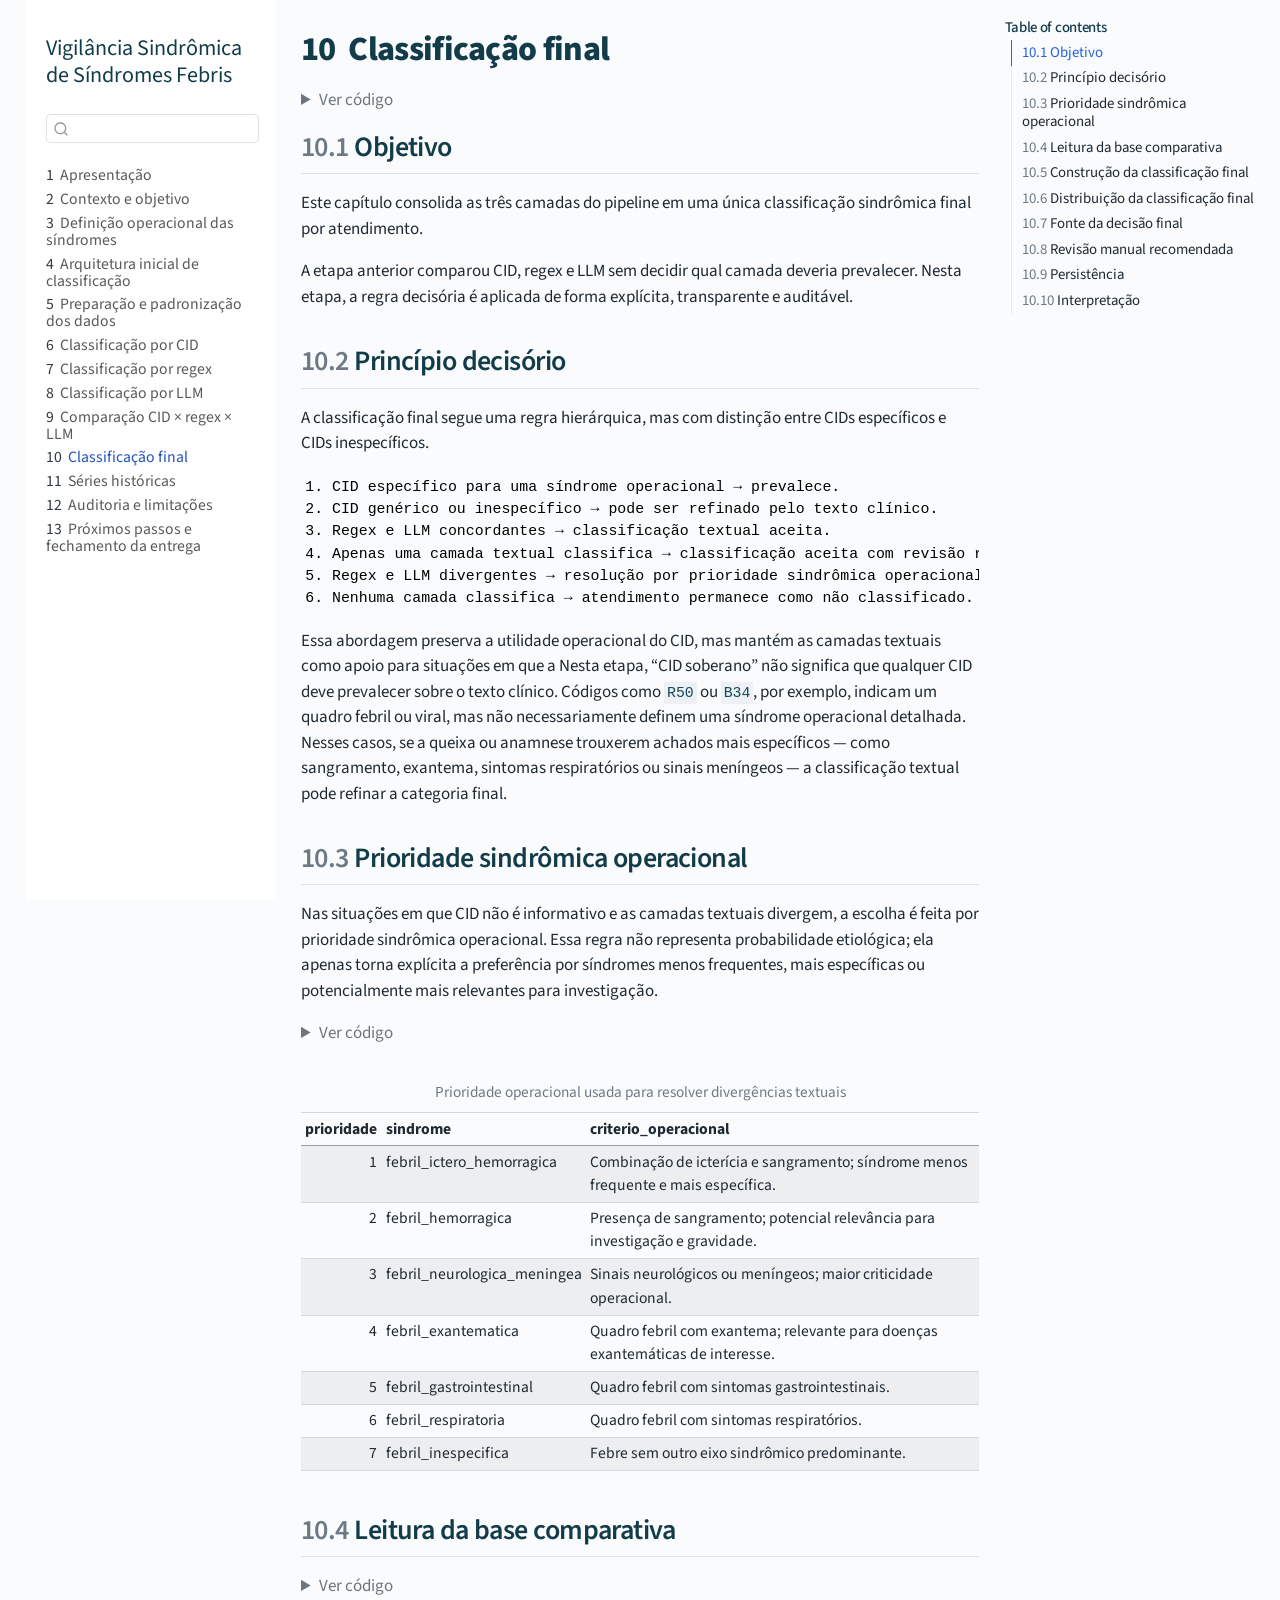
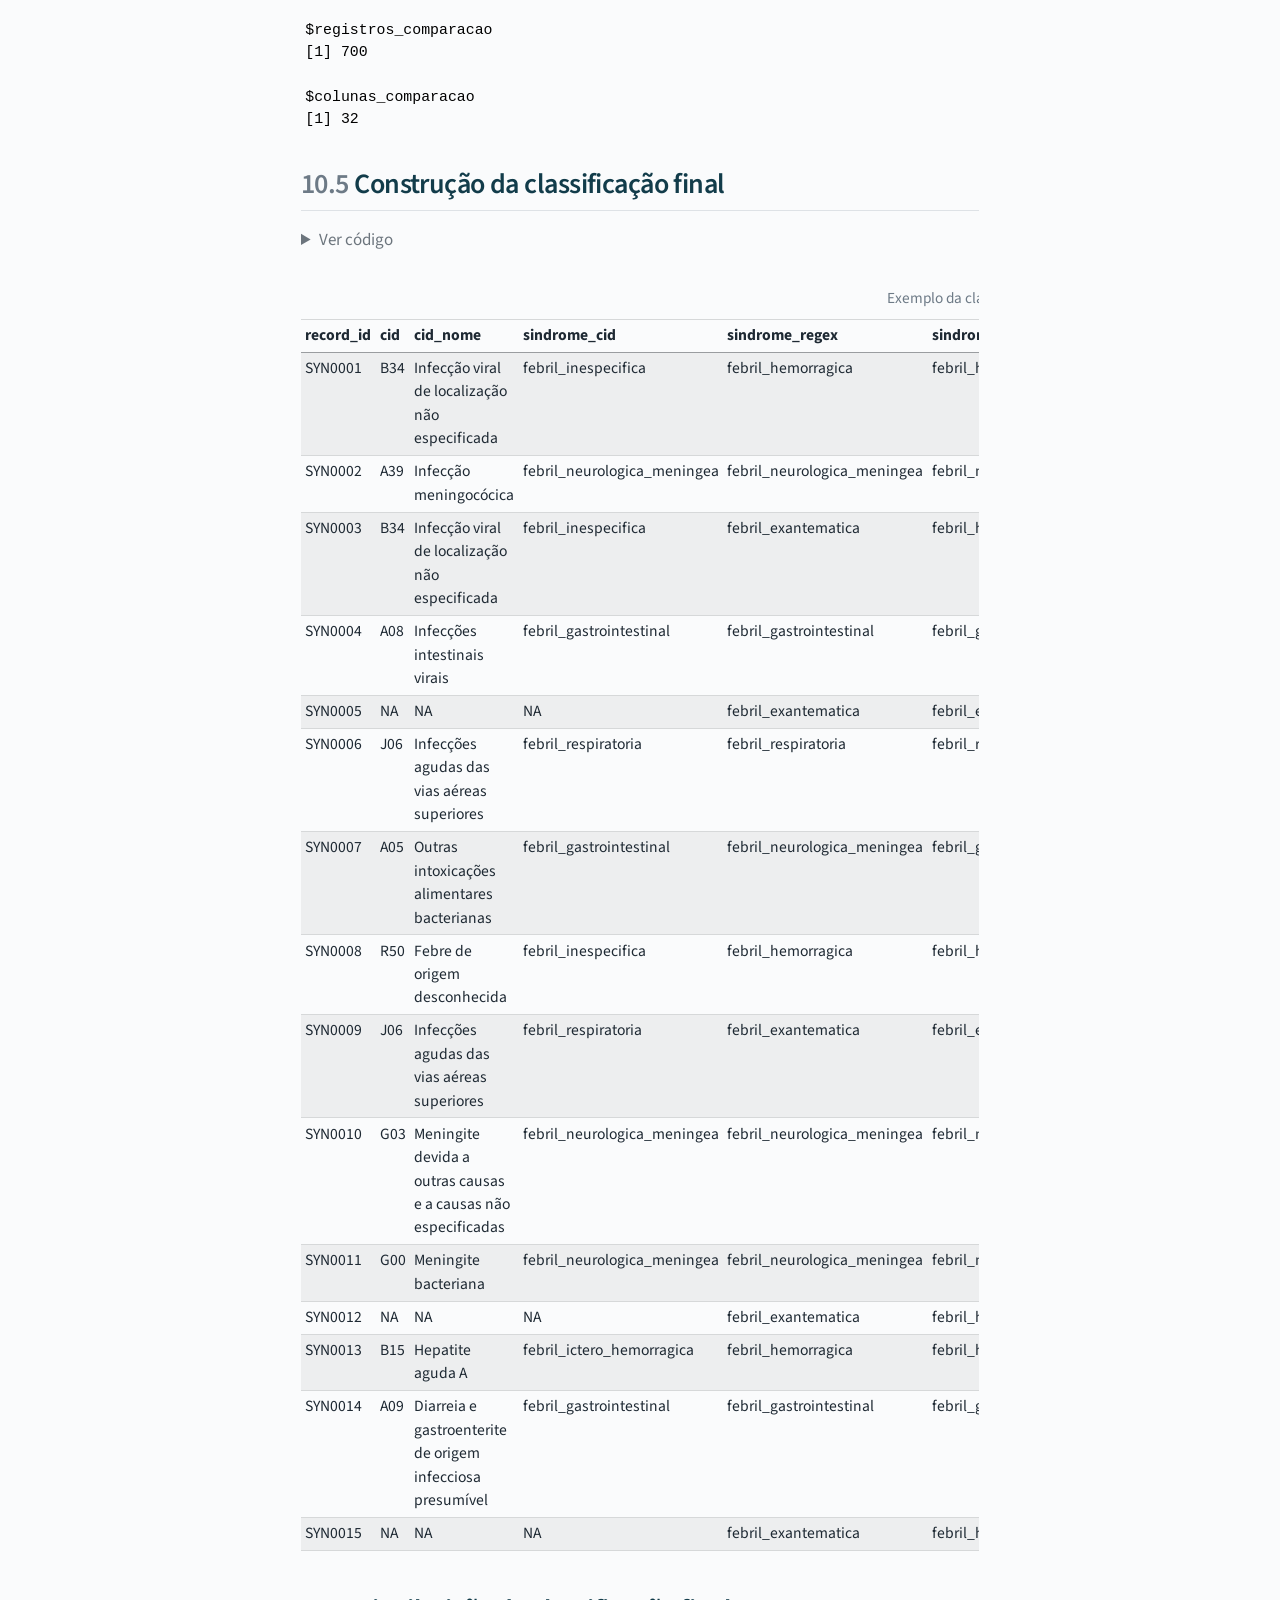
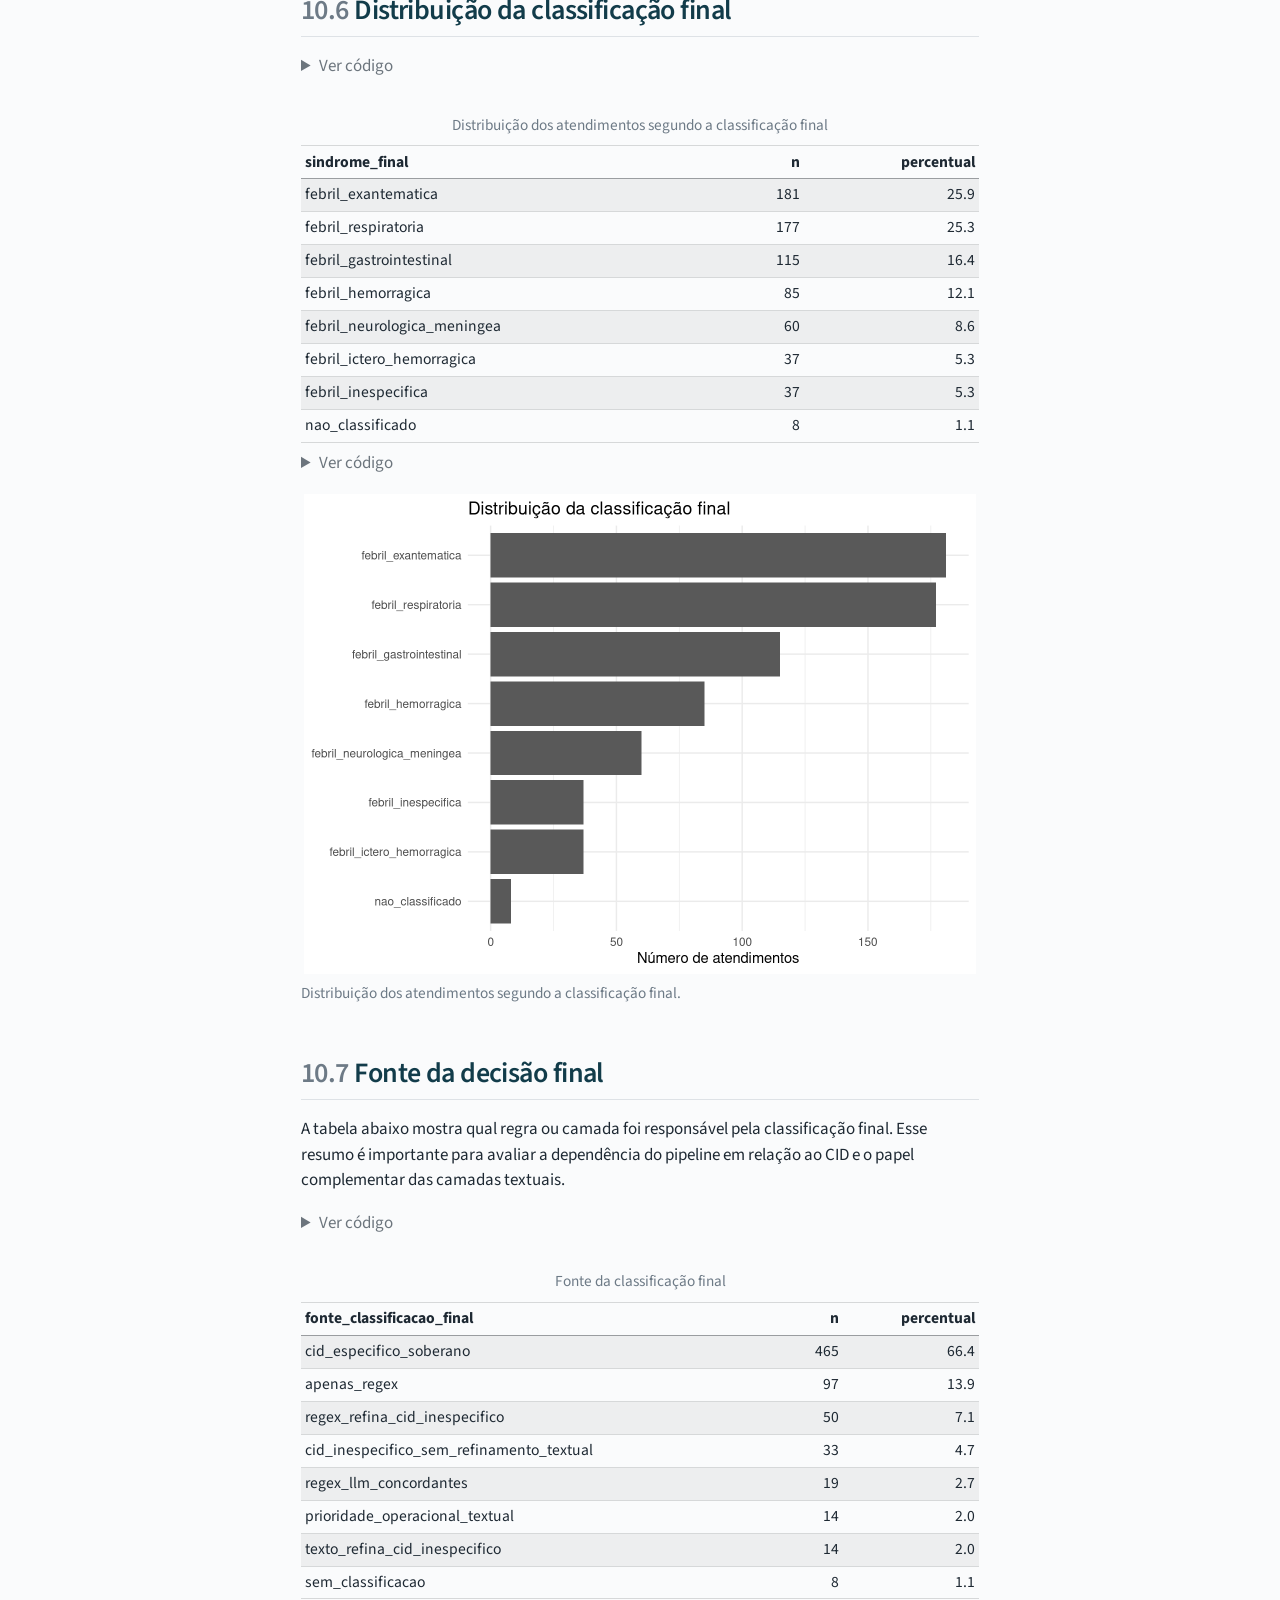
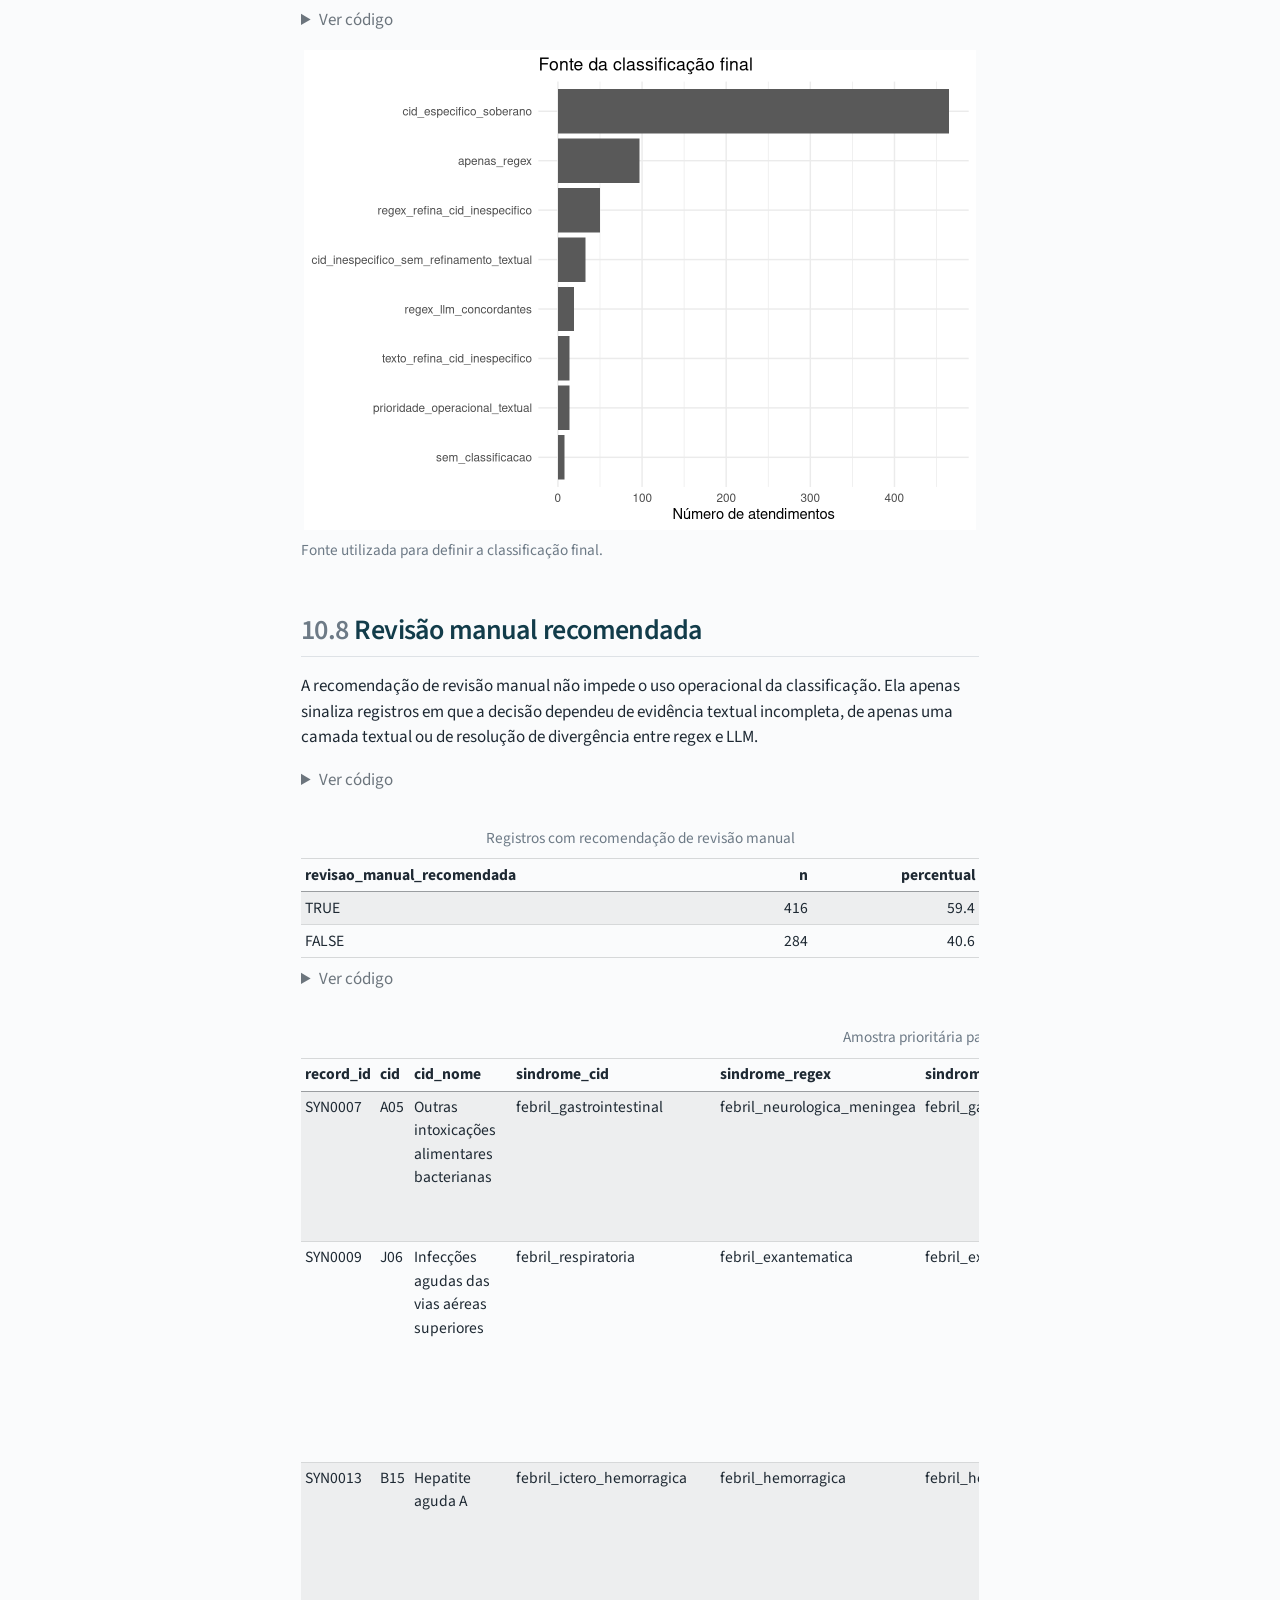
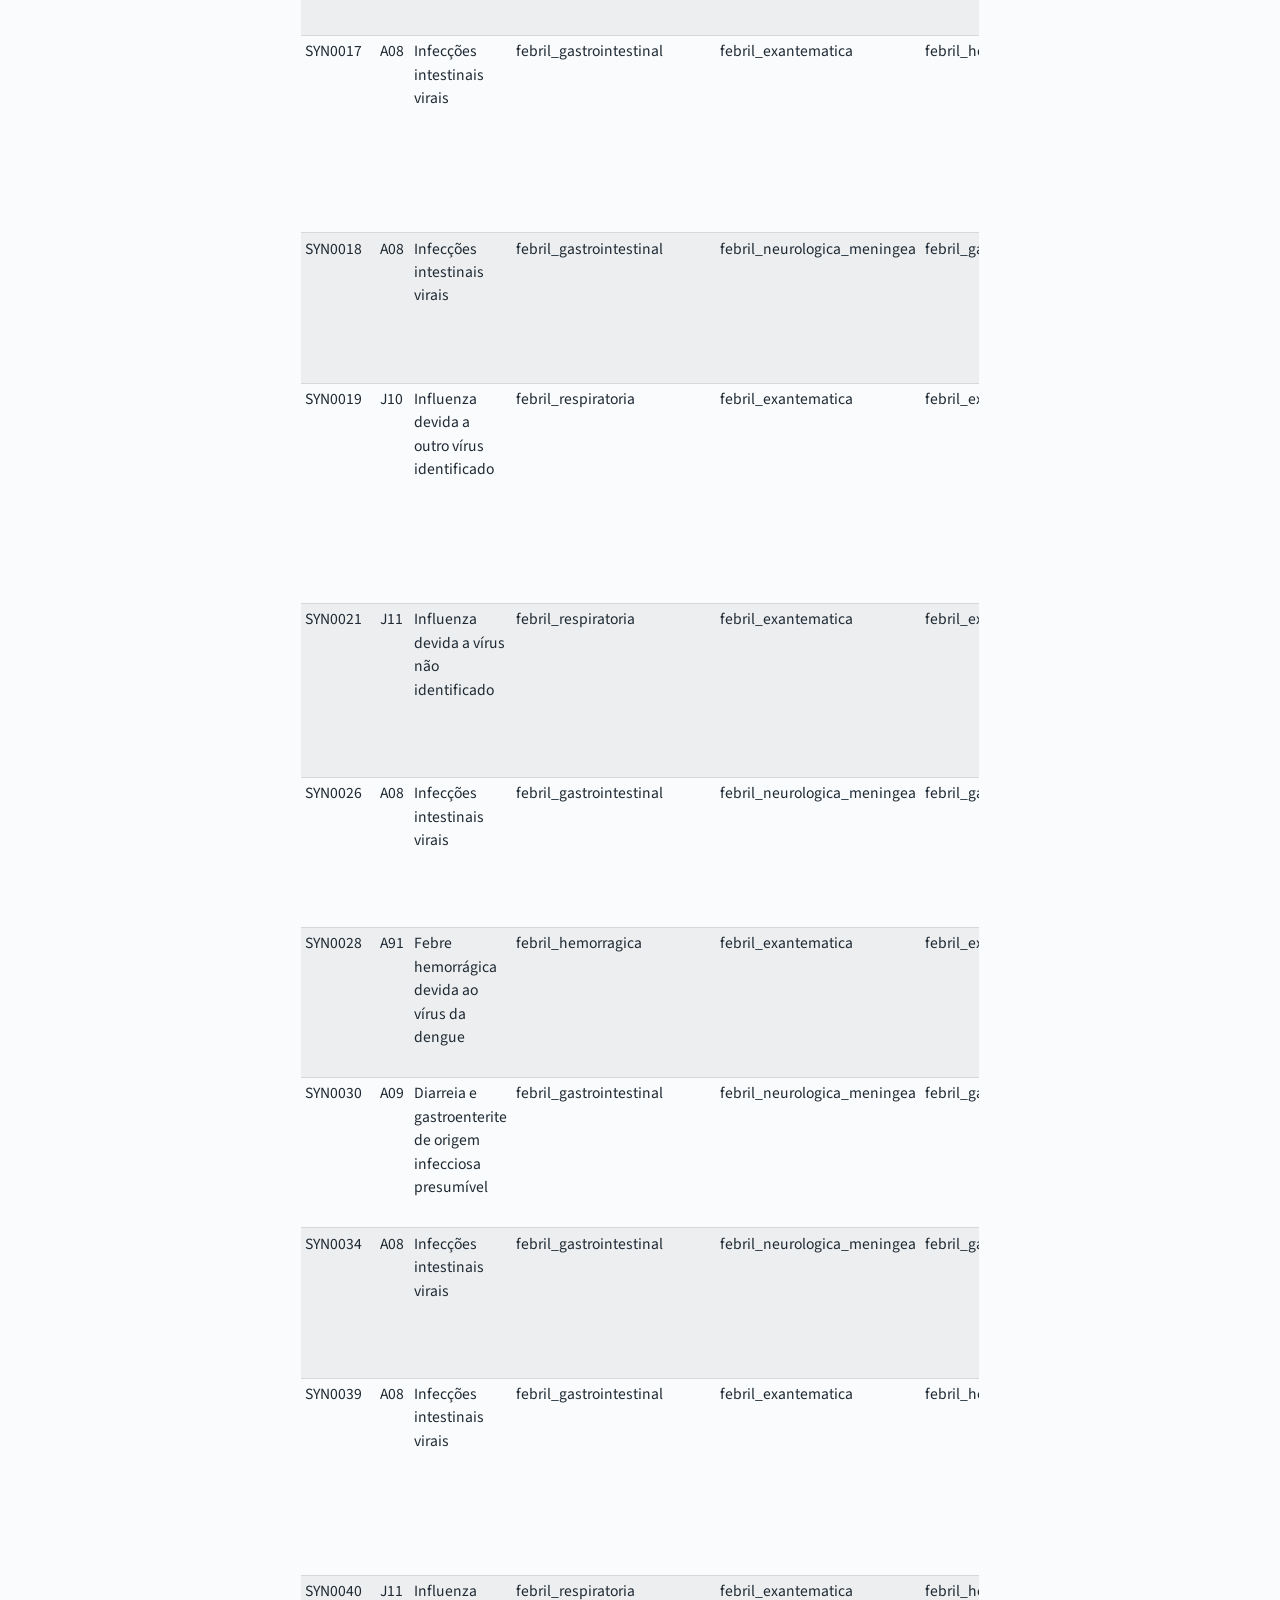
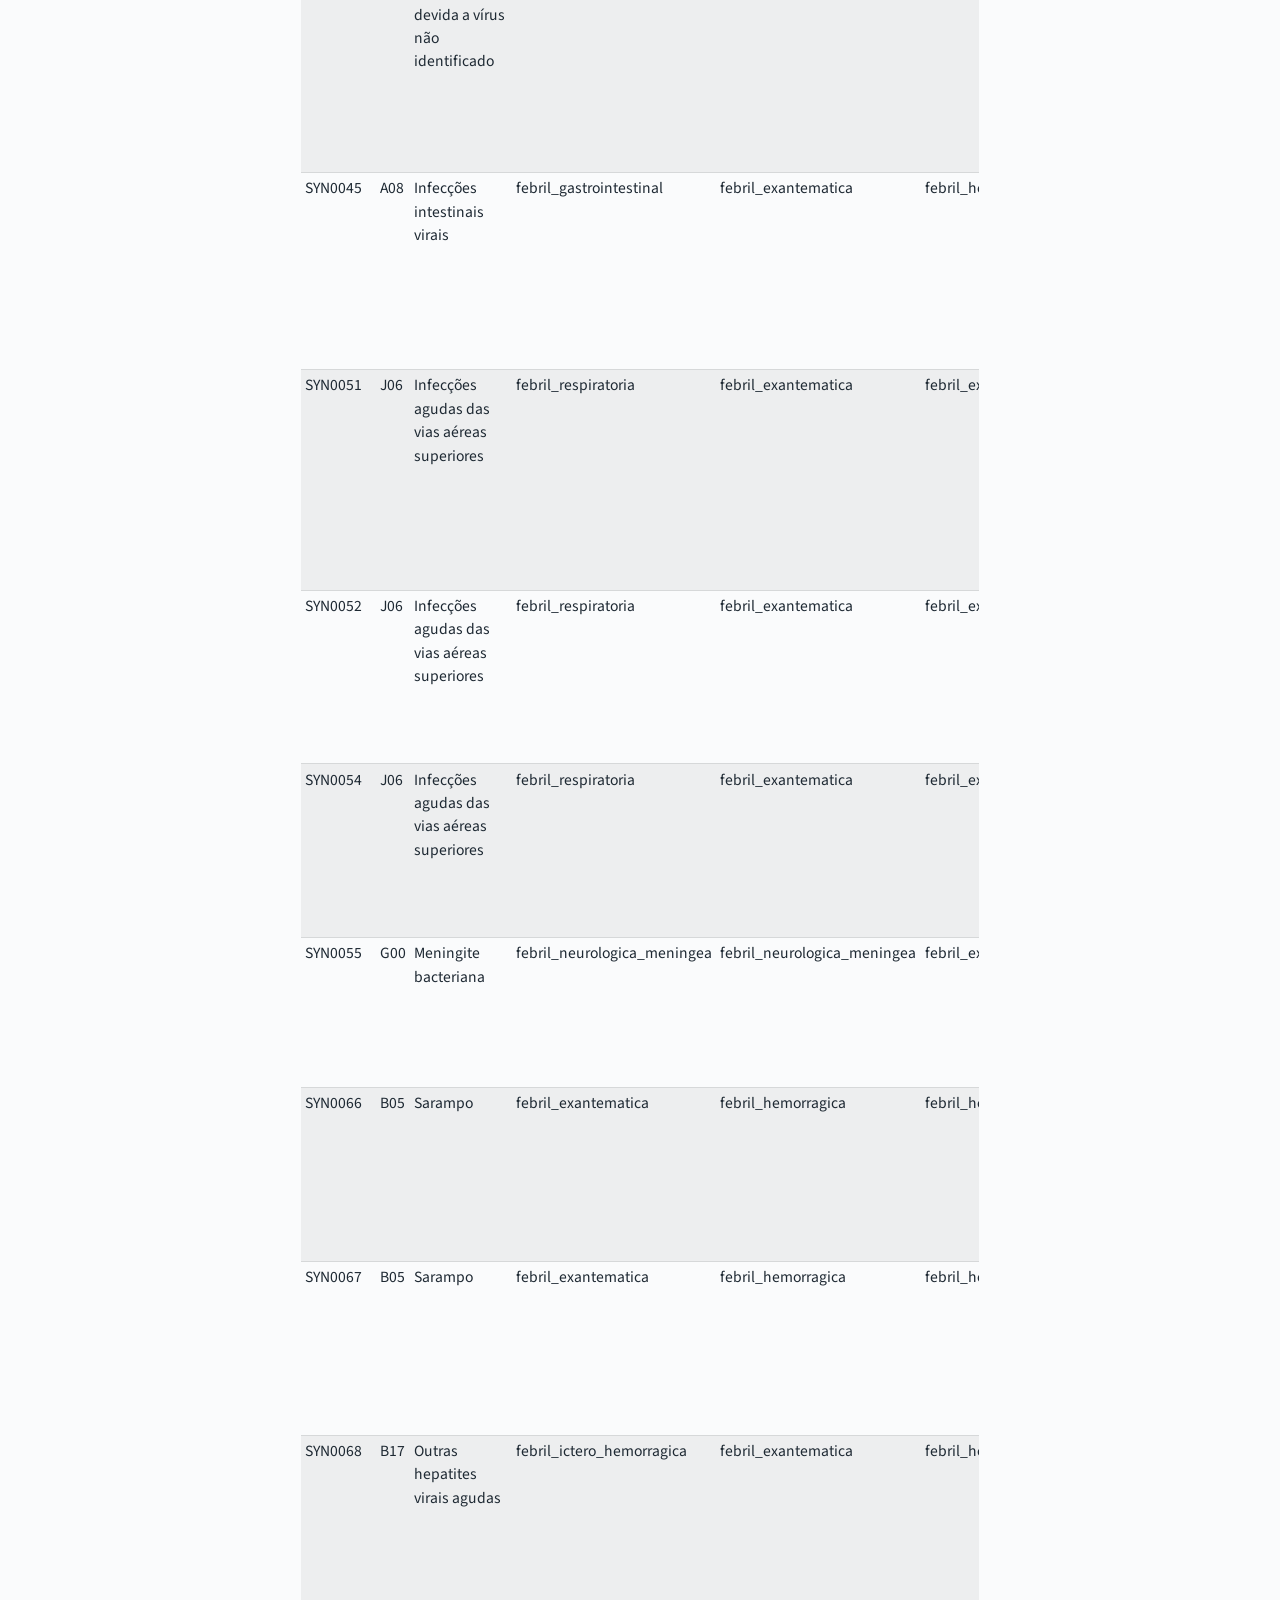
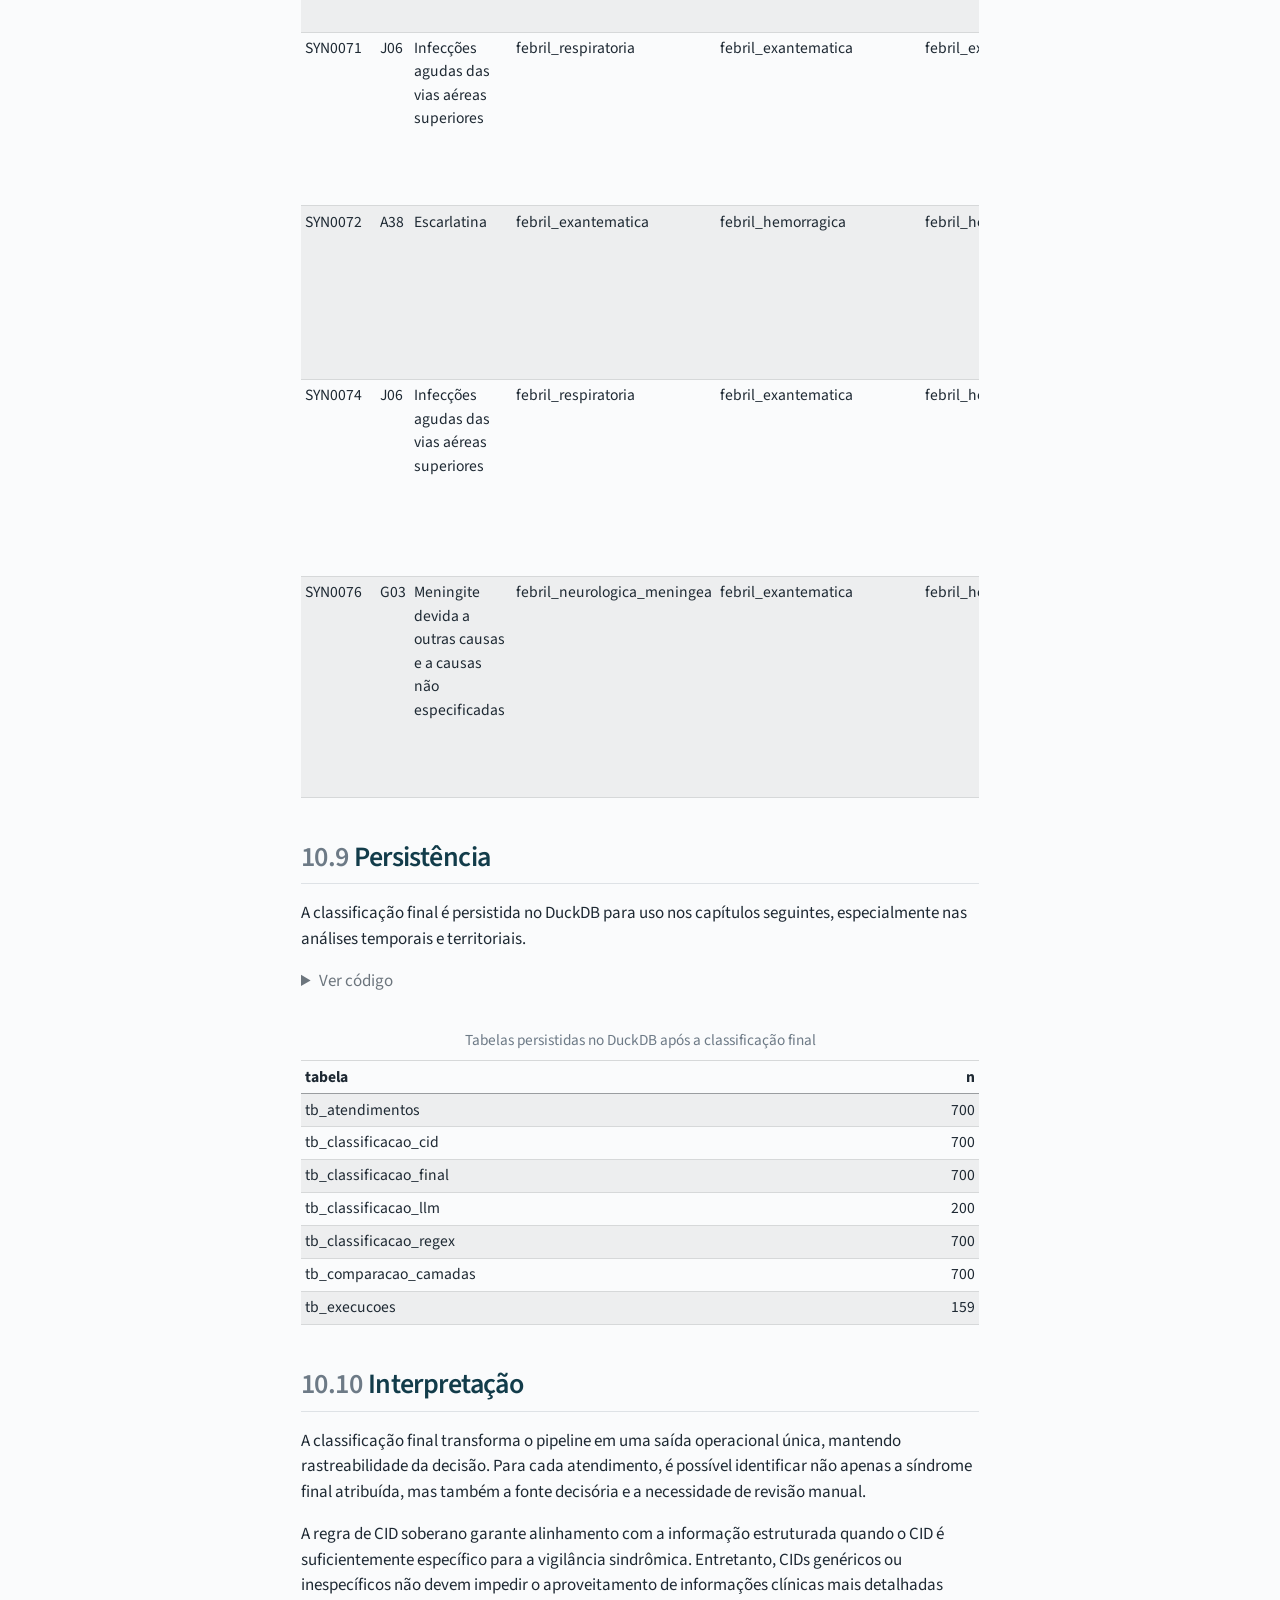
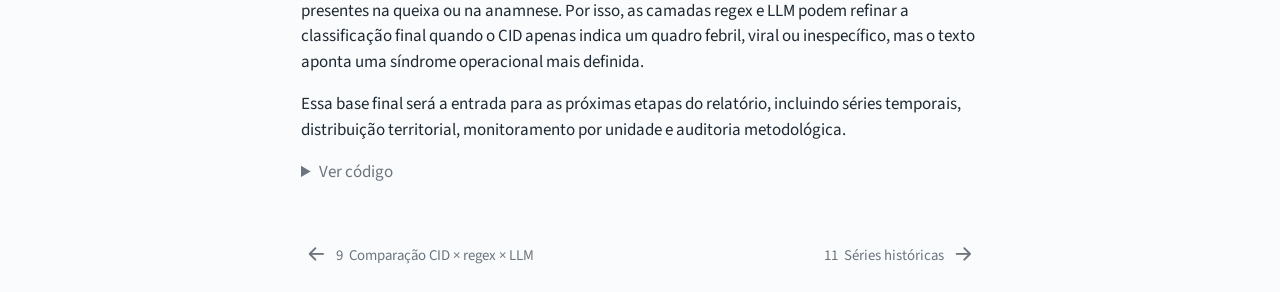
<file: _book/09-classificacao-final.html>
<!DOCTYPE html>
<html xmlns="http://www.w3.org/1999/xhtml" lang="en" xml:lang="en"><head>

<meta charset="utf-8">
<meta name="generator" content="quarto-1.8.26">

<meta name="viewport" content="width=device-width, initial-scale=1.0, user-scalable=yes">


<title>10&nbsp; Classificação final – Vigilância Sindrômica de Síndromes Febris</title>
<style>
code{white-space: pre-wrap;}
span.smallcaps{font-variant: small-caps;}
div.columns{display: flex; gap: min(4vw, 1.5em);}
div.column{flex: auto; overflow-x: auto;}
div.hanging-indent{margin-left: 1.5em; text-indent: -1.5em;}
ul.task-list{list-style: none;}
ul.task-list li input[type="checkbox"] {
  width: 0.8em;
  margin: 0 0.8em 0.2em -1em; /* quarto-specific, see https://github.com/quarto-dev/quarto-cli/issues/4556 */ 
  vertical-align: middle;
}
/* CSS for syntax highlighting */
html { -webkit-text-size-adjust: 100%; }
pre > code.sourceCode { white-space: pre; position: relative; }
pre > code.sourceCode > span { display: inline-block; line-height: 1.25; }
pre > code.sourceCode > span:empty { height: 1.2em; }
.sourceCode { overflow: visible; }
code.sourceCode > span { color: inherit; text-decoration: inherit; }
div.sourceCode { margin: 1em 0; }
pre.sourceCode { margin: 0; }
@media screen {
div.sourceCode { overflow: auto; }
}
@media print {
pre > code.sourceCode { white-space: pre-wrap; }
pre > code.sourceCode > span { text-indent: -5em; padding-left: 5em; }
}
pre.numberSource code
  { counter-reset: source-line 0; }
pre.numberSource code > span
  { position: relative; left: -4em; counter-increment: source-line; }
pre.numberSource code > span > a:first-child::before
  { content: counter(source-line);
    position: relative; left: -1em; text-align: right; vertical-align: baseline;
    border: none; display: inline-block;
    -webkit-touch-callout: none; -webkit-user-select: none;
    -khtml-user-select: none; -moz-user-select: none;
    -ms-user-select: none; user-select: none;
    padding: 0 4px; width: 4em;
  }
pre.numberSource { margin-left: 3em;  padding-left: 4px; }
div.sourceCode
  {   }
@media screen {
pre > code.sourceCode > span > a:first-child::before { text-decoration: underline; }
}
</style>


<script src="site_libs/quarto-nav/quarto-nav.js"></script>
<script src="site_libs/quarto-nav/headroom.min.js"></script>
<script src="site_libs/clipboard/clipboard.min.js"></script>
<script src="site_libs/quarto-search/autocomplete.umd.js"></script>
<script src="site_libs/quarto-search/fuse.min.js"></script>
<script src="site_libs/quarto-search/quarto-search.js"></script>
<meta name="quarto:offset" content="./">
<link href="./10-series-historicas.html" rel="next">
<link href="./08-comparacao-cid-regex-llm.html" rel="prev">
<script src="site_libs/quarto-html/quarto.js" type="module"></script>
<script src="site_libs/quarto-html/tabsets/tabsets.js" type="module"></script>
<script src="site_libs/quarto-html/axe/axe-check.js" type="module"></script>
<script src="site_libs/quarto-html/popper.min.js"></script>
<script src="site_libs/quarto-html/tippy.umd.min.js"></script>
<script src="site_libs/quarto-html/anchor.min.js"></script>
<link href="site_libs/quarto-html/tippy.css" rel="stylesheet">
<link href="site_libs/quarto-html/quarto-syntax-highlighting-587c61ba64f3a5504c4d52d930310e48.css" rel="stylesheet" id="quarto-text-highlighting-styles">
<script src="site_libs/bootstrap/bootstrap.min.js"></script>
<link href="site_libs/bootstrap/bootstrap-icons.css" rel="stylesheet">
<link href="site_libs/bootstrap/bootstrap-0e03cfb9dbb0624f7d4637f4d44cdad8.min.css" rel="stylesheet" append-hash="true" id="quarto-bootstrap" data-mode="light">
<script id="quarto-search-options" type="application/json">{
  "location": "sidebar",
  "copy-button": false,
  "collapse-after": 3,
  "panel-placement": "start",
  "type": "textbox",
  "limit": 50,
  "keyboard-shortcut": [
    "f",
    "/",
    "s"
  ],
  "show-item-context": false,
  "language": {
    "search-no-results-text": "No results",
    "search-matching-documents-text": "matching documents",
    "search-copy-link-title": "Copy link to search",
    "search-hide-matches-text": "Hide additional matches",
    "search-more-match-text": "more match in this document",
    "search-more-matches-text": "more matches in this document",
    "search-clear-button-title": "Clear",
    "search-text-placeholder": "",
    "search-detached-cancel-button-title": "Cancel",
    "search-submit-button-title": "Submit",
    "search-label": "Search"
  }
}</script>


<link rel="stylesheet" href="assets/styles.css">
</head>

<body class="nav-sidebar floating quarto-light">

<div id="quarto-search-results"></div>
  <header id="quarto-header" class="headroom fixed-top">
  <nav class="quarto-secondary-nav">
    <div class="container-fluid d-flex">
      <button type="button" class="quarto-btn-toggle btn" data-bs-toggle="collapse" role="button" data-bs-target=".quarto-sidebar-collapse-item" aria-controls="quarto-sidebar" aria-expanded="false" aria-label="Toggle sidebar navigation" onclick="if (window.quartoToggleHeadroom) { window.quartoToggleHeadroom(); }">
        <i class="bi bi-layout-text-sidebar-reverse"></i>
      </button>
        <nav class="quarto-page-breadcrumbs" aria-label="breadcrumb"><ol class="breadcrumb"><li class="breadcrumb-item"><a href="./09-classificacao-final.html"><span class="chapter-number">10</span>&nbsp; <span class="chapter-title">Classificação final</span></a></li></ol></nav>
        <a class="flex-grow-1" role="navigation" data-bs-toggle="collapse" data-bs-target=".quarto-sidebar-collapse-item" aria-controls="quarto-sidebar" aria-expanded="false" aria-label="Toggle sidebar navigation" onclick="if (window.quartoToggleHeadroom) { window.quartoToggleHeadroom(); }">      
        </a>
      <button type="button" class="btn quarto-search-button" aria-label="Search" onclick="window.quartoOpenSearch();">
        <i class="bi bi-search"></i>
      </button>
    </div>
  </nav>
</header>
<!-- content -->
<div id="quarto-content" class="quarto-container page-columns page-rows-contents page-layout-article">
<!-- sidebar -->
  <nav id="quarto-sidebar" class="sidebar collapse collapse-horizontal quarto-sidebar-collapse-item sidebar-navigation floating overflow-auto">
    <div class="pt-lg-2 mt-2 text-left sidebar-header">
    <div class="sidebar-title mb-0 py-0">
      <a href="./">Vigilância Sindrômica de Síndromes Febris</a> 
    </div>
      </div>
        <div class="mt-2 flex-shrink-0 align-items-center">
        <div class="sidebar-search">
        <div id="quarto-search" class="" title="Search"></div>
        </div>
        </div>
    <div class="sidebar-menu-container"> 
    <ul class="list-unstyled mt-1">
        <li class="sidebar-item">
  <div class="sidebar-item-container"> 
  <a href="./index.html" class="sidebar-item-text sidebar-link">
 <span class="menu-text"><span class="chapter-number">1</span>&nbsp; <span class="chapter-title">Apresentação</span></span></a>
  </div>
</li>
        <li class="sidebar-item">
  <div class="sidebar-item-container"> 
  <a href="./01-contexto.html" class="sidebar-item-text sidebar-link">
 <span class="menu-text"><span class="chapter-number">2</span>&nbsp; <span class="chapter-title">Contexto e objetivo</span></span></a>
  </div>
</li>
        <li class="sidebar-item">
  <div class="sidebar-item-container"> 
  <a href="./02-definicao-sindromes.html" class="sidebar-item-text sidebar-link">
 <span class="menu-text"><span class="chapter-number">3</span>&nbsp; <span class="chapter-title">Definição operacional das síndromes</span></span></a>
  </div>
</li>
        <li class="sidebar-item">
  <div class="sidebar-item-container"> 
  <a href="./03-arquitetura-classificacao.html" class="sidebar-item-text sidebar-link">
 <span class="menu-text"><span class="chapter-number">4</span>&nbsp; <span class="chapter-title">Arquitetura inicial de classificação</span></span></a>
  </div>
</li>
        <li class="sidebar-item">
  <div class="sidebar-item-container"> 
  <a href="./04-preparacao-dados.html" class="sidebar-item-text sidebar-link">
 <span class="menu-text"><span class="chapter-number">5</span>&nbsp; <span class="chapter-title">Preparação e padronização dos dados</span></span></a>
  </div>
</li>
        <li class="sidebar-item">
  <div class="sidebar-item-container"> 
  <a href="./05-classificacao-cid.html" class="sidebar-item-text sidebar-link">
 <span class="menu-text"><span class="chapter-number">6</span>&nbsp; <span class="chapter-title">Classificação por CID</span></span></a>
  </div>
</li>
        <li class="sidebar-item">
  <div class="sidebar-item-container"> 
  <a href="./06-classificacao-regex.html" class="sidebar-item-text sidebar-link">
 <span class="menu-text"><span class="chapter-number">7</span>&nbsp; <span class="chapter-title">Classificação por regex</span></span></a>
  </div>
</li>
        <li class="sidebar-item">
  <div class="sidebar-item-container"> 
  <a href="./07-classificacao-llm.html" class="sidebar-item-text sidebar-link">
 <span class="menu-text"><span class="chapter-number">8</span>&nbsp; <span class="chapter-title">Classificação por LLM</span></span></a>
  </div>
</li>
        <li class="sidebar-item">
  <div class="sidebar-item-container"> 
  <a href="./08-comparacao-cid-regex-llm.html" class="sidebar-item-text sidebar-link">
 <span class="menu-text"><span class="chapter-number">9</span>&nbsp; <span class="chapter-title">Comparação CID × regex × LLM</span></span></a>
  </div>
</li>
        <li class="sidebar-item">
  <div class="sidebar-item-container"> 
  <a href="./09-classificacao-final.html" class="sidebar-item-text sidebar-link active">
 <span class="menu-text"><span class="chapter-number">10</span>&nbsp; <span class="chapter-title">Classificação final</span></span></a>
  </div>
</li>
        <li class="sidebar-item">
  <div class="sidebar-item-container"> 
  <a href="./10-series-historicas.html" class="sidebar-item-text sidebar-link">
 <span class="menu-text"><span class="chapter-number">11</span>&nbsp; <span class="chapter-title">Séries históricas</span></span></a>
  </div>
</li>
        <li class="sidebar-item">
  <div class="sidebar-item-container"> 
  <a href="./11-auditoria-limitacoes.html" class="sidebar-item-text sidebar-link">
 <span class="menu-text"><span class="chapter-number">12</span>&nbsp; <span class="chapter-title">Auditoria e limitações</span></span></a>
  </div>
</li>
        <li class="sidebar-item">
  <div class="sidebar-item-container"> 
  <a href="./12-proximos-passos-produto.html" class="sidebar-item-text sidebar-link">
 <span class="menu-text"><span class="chapter-number">13</span>&nbsp; <span class="chapter-title">Próximos passos e fechamento da entrega</span></span></a>
  </div>
</li>
    </ul>
    </div>
</nav>
<div id="quarto-sidebar-glass" class="quarto-sidebar-collapse-item" data-bs-toggle="collapse" data-bs-target=".quarto-sidebar-collapse-item"></div>
<!-- margin-sidebar -->
    <div id="quarto-margin-sidebar" class="sidebar margin-sidebar">
        <nav id="TOC" role="doc-toc" class="toc-active">
    <h2 id="toc-title">Table of contents</h2>
   
  <ul>
  <li><a href="#objetivo" id="toc-objetivo" class="nav-link active" data-scroll-target="#objetivo"><span class="header-section-number">10.1</span> Objetivo</a></li>
  <li><a href="#princípio-decisório" id="toc-princípio-decisório" class="nav-link" data-scroll-target="#princípio-decisório"><span class="header-section-number">10.2</span> Princípio decisório</a></li>
  <li><a href="#prioridade-sindrômica-operacional" id="toc-prioridade-sindrômica-operacional" class="nav-link" data-scroll-target="#prioridade-sindrômica-operacional"><span class="header-section-number">10.3</span> Prioridade sindrômica operacional</a></li>
  <li><a href="#leitura-da-base-comparativa" id="toc-leitura-da-base-comparativa" class="nav-link" data-scroll-target="#leitura-da-base-comparativa"><span class="header-section-number">10.4</span> Leitura da base comparativa</a></li>
  <li><a href="#construção-da-classificação-final" id="toc-construção-da-classificação-final" class="nav-link" data-scroll-target="#construção-da-classificação-final"><span class="header-section-number">10.5</span> Construção da classificação final</a></li>
  <li><a href="#distribuição-da-classificação-final" id="toc-distribuição-da-classificação-final" class="nav-link" data-scroll-target="#distribuição-da-classificação-final"><span class="header-section-number">10.6</span> Distribuição da classificação final</a></li>
  <li><a href="#fonte-da-decisão-final" id="toc-fonte-da-decisão-final" class="nav-link" data-scroll-target="#fonte-da-decisão-final"><span class="header-section-number">10.7</span> Fonte da decisão final</a></li>
  <li><a href="#revisão-manual-recomendada" id="toc-revisão-manual-recomendada" class="nav-link" data-scroll-target="#revisão-manual-recomendada"><span class="header-section-number">10.8</span> Revisão manual recomendada</a></li>
  <li><a href="#persistência" id="toc-persistência" class="nav-link" data-scroll-target="#persistência"><span class="header-section-number">10.9</span> Persistência</a></li>
  <li><a href="#interpretação" id="toc-interpretação" class="nav-link" data-scroll-target="#interpretação"><span class="header-section-number">10.10</span> Interpretação</a></li>
  </ul>
</nav>
    </div>
<!-- main -->
<main class="content" id="quarto-document-content">

<header id="title-block-header" class="quarto-title-block default">
<div class="quarto-title">
<h1 class="title"><span class="chapter-number">10</span>&nbsp; <span class="chapter-title">Classificação final</span></h1>
</div>



<div class="quarto-title-meta">

    
  
    
  </div>
  


</header>


<div class="cell">
<details class="code-fold">
<summary>Ver código</summary>
<div class="code-copy-outer-scaffold"><div class="sourceCode cell-code" id="cb1"><pre class="sourceCode r code-with-copy"><code class="sourceCode r"><span id="cb1-1"><a href="#cb1-1" aria-hidden="true" tabindex="-1"></a><span class="fu">source</span>(<span class="st">"R/00_pacotes.R"</span>)</span>
<span id="cb1-2"><a href="#cb1-2" aria-hidden="true" tabindex="-1"></a><span class="fu">source</span>(<span class="st">"R/04_duckdb.R"</span>)</span>
<span id="cb1-3"><a href="#cb1-3" aria-hidden="true" tabindex="-1"></a><span class="fu">source</span>(<span class="st">"R/10_classificacao_final.R"</span>)</span></code></pre></div><button title="Copy to Clipboard" class="code-copy-button"><i class="bi"></i></button></div>
</details>
</div>
<section id="objetivo" class="level2" data-number="10.1">
<h2 data-number="10.1" class="anchored" data-anchor-id="objetivo"><span class="header-section-number">10.1</span> Objetivo</h2>
<p>Este capítulo consolida as três camadas do pipeline em uma única classificação sindrômica final por atendimento.</p>
<p>A etapa anterior comparou CID, regex e LLM sem decidir qual camada deveria prevalecer. Nesta etapa, a regra decisória é aplicada de forma explícita, transparente e auditável.</p>
</section>
<section id="princípio-decisório" class="level2" data-number="10.2">
<h2 data-number="10.2" class="anchored" data-anchor-id="princípio-decisório"><span class="header-section-number">10.2</span> Princípio decisório</h2>
<p>A classificação final segue uma regra hierárquica, mas com distinção entre CIDs específicos e CIDs inespecíficos.</p>
<pre class="text"><code>1. CID específico para uma síndrome operacional → prevalece.
2. CID genérico ou inespecífico → pode ser refinado pelo texto clínico.
3. Regex e LLM concordantes → classificação textual aceita.
4. Apenas uma camada textual classifica → classificação aceita com revisão recomendada.
5. Regex e LLM divergentes → resolução por prioridade sindrômica operacional, com revisão recomendada.
6. Nenhuma camada classifica → atendimento permanece como não classificado.</code></pre>
<p>Essa abordagem preserva a utilidade operacional do CID, mas mantém as camadas textuais como apoio para situações em que a Nesta etapa, “CID soberano” não significa que qualquer CID deve prevalecer sobre o texto clínico. Códigos como <code>R50</code> ou <code>B34</code>, por exemplo, indicam um quadro febril ou viral, mas não necessariamente definem uma síndrome operacional detalhada. Nesses casos, se a queixa ou anamnese trouxerem achados mais específicos — como sangramento, exantema, sintomas respiratórios ou sinais meníngeos — a classificação textual pode refinar a categoria final.</p>
</section>
<section id="prioridade-sindrômica-operacional" class="level2" data-number="10.3">
<h2 data-number="10.3" class="anchored" data-anchor-id="prioridade-sindrômica-operacional"><span class="header-section-number">10.3</span> Prioridade sindrômica operacional</h2>
<p>Nas situações em que CID não é informativo e as camadas textuais divergem, a escolha é feita por prioridade sindrômica operacional. Essa regra não representa probabilidade etiológica; ela apenas torna explícita a preferência por síndromes menos frequentes, mais específicas ou potencialmente mais relevantes para investigação.</p>
<div class="cell">
<details class="code-fold">
<summary>Ver código</summary>
<div class="code-copy-outer-scaffold"><div class="sourceCode cell-code" id="cb3"><pre class="sourceCode r code-with-copy"><code class="sourceCode r"><span id="cb3-1"><a href="#cb3-1" aria-hidden="true" tabindex="-1"></a>knitr<span class="sc">::</span><span class="fu">kable</span>(</span>
<span id="cb3-2"><a href="#cb3-2" aria-hidden="true" tabindex="-1"></a>  <span class="fu">get_prioridade_sindromica_final</span>(),</span>
<span id="cb3-3"><a href="#cb3-3" aria-hidden="true" tabindex="-1"></a>  <span class="at">caption =</span> <span class="st">"Prioridade operacional usada para resolver divergências textuais"</span></span>
<span id="cb3-4"><a href="#cb3-4" aria-hidden="true" tabindex="-1"></a>)</span></code></pre></div><button title="Copy to Clipboard" class="code-copy-button"><i class="bi"></i></button></div>
</details>
<div class="cell-output-display">
<table class="caption-top table table-sm table-striped small">
<caption>Prioridade operacional usada para resolver divergências textuais</caption>
<colgroup>
<col style="width: 9%">
<col style="width: 22%">
<col style="width: 68%">
</colgroup>
<thead>
<tr class="header">
<th style="text-align: right;">prioridade</th>
<th style="text-align: left;">sindrome</th>
<th style="text-align: left;">criterio_operacional</th>
</tr>
</thead>
<tbody>
<tr class="odd">
<td style="text-align: right;">1</td>
<td style="text-align: left;">febril_ictero_hemorragica</td>
<td style="text-align: left;">Combinação de icterícia e sangramento; síndrome menos frequente e mais específica.</td>
</tr>
<tr class="even">
<td style="text-align: right;">2</td>
<td style="text-align: left;">febril_hemorragica</td>
<td style="text-align: left;">Presença de sangramento; potencial relevância para investigação e gravidade.</td>
</tr>
<tr class="odd">
<td style="text-align: right;">3</td>
<td style="text-align: left;">febril_neurologica_meningea</td>
<td style="text-align: left;">Sinais neurológicos ou meníngeos; maior criticidade operacional.</td>
</tr>
<tr class="even">
<td style="text-align: right;">4</td>
<td style="text-align: left;">febril_exantematica</td>
<td style="text-align: left;">Quadro febril com exantema; relevante para doenças exantemáticas de interesse.</td>
</tr>
<tr class="odd">
<td style="text-align: right;">5</td>
<td style="text-align: left;">febril_gastrointestinal</td>
<td style="text-align: left;">Quadro febril com sintomas gastrointestinais.</td>
</tr>
<tr class="even">
<td style="text-align: right;">6</td>
<td style="text-align: left;">febril_respiratoria</td>
<td style="text-align: left;">Quadro febril com sintomas respiratórios.</td>
</tr>
<tr class="odd">
<td style="text-align: right;">7</td>
<td style="text-align: left;">febril_inespecifica</td>
<td style="text-align: left;">Febre sem outro eixo sindrômico predominante.</td>
</tr>
</tbody>
</table>
</div>
</div>
</section>
<section id="leitura-da-base-comparativa" class="level2" data-number="10.4">
<h2 data-number="10.4" class="anchored" data-anchor-id="leitura-da-base-comparativa"><span class="header-section-number">10.4</span> Leitura da base comparativa</h2>
<div class="cell">
<details class="code-fold">
<summary>Ver código</summary>
<div class="code-copy-outer-scaffold"><div class="sourceCode cell-code" id="cb4"><pre class="sourceCode r code-with-copy"><code class="sourceCode r"><span id="cb4-1"><a href="#cb4-1" aria-hidden="true" tabindex="-1"></a>con <span class="ot">&lt;-</span> <span class="fu">connect_duckdb</span>()</span>
<span id="cb4-2"><a href="#cb4-2" aria-hidden="true" tabindex="-1"></a><span class="fu">init_duckdb_schema</span>(con)</span>
<span id="cb4-3"><a href="#cb4-3" aria-hidden="true" tabindex="-1"></a></span>
<span id="cb4-4"><a href="#cb4-4" aria-hidden="true" tabindex="-1"></a>comparacao_camadas <span class="ot">&lt;-</span> <span class="fu">read_comparacao_camadas</span>(con)</span>
<span id="cb4-5"><a href="#cb4-5" aria-hidden="true" tabindex="-1"></a></span>
<span id="cb4-6"><a href="#cb4-6" aria-hidden="true" tabindex="-1"></a><span class="fu">list</span>(</span>
<span id="cb4-7"><a href="#cb4-7" aria-hidden="true" tabindex="-1"></a>  <span class="at">registros_comparacao =</span> <span class="fu">nrow</span>(comparacao_camadas),</span>
<span id="cb4-8"><a href="#cb4-8" aria-hidden="true" tabindex="-1"></a>  <span class="at">colunas_comparacao =</span> <span class="fu">ncol</span>(comparacao_camadas)</span>
<span id="cb4-9"><a href="#cb4-9" aria-hidden="true" tabindex="-1"></a>)</span></code></pre></div><button title="Copy to Clipboard" class="code-copy-button"><i class="bi"></i></button></div>
</details>
<div class="cell-output cell-output-stdout">
<pre><code>$registros_comparacao
[1] 700

$colunas_comparacao
[1] 32</code></pre>
</div>
</div>
</section>
<section id="construção-da-classificação-final" class="level2" data-number="10.5">
<h2 data-number="10.5" class="anchored" data-anchor-id="construção-da-classificação-final"><span class="header-section-number">10.5</span> Construção da classificação final</h2>
<div class="cell">
<details class="code-fold">
<summary>Ver código</summary>
<div class="code-copy-outer-scaffold"><div class="sourceCode cell-code" id="cb6"><pre class="sourceCode r code-with-copy"><code class="sourceCode r"><span id="cb6-1"><a href="#cb6-1" aria-hidden="true" tabindex="-1"></a>classificacao_final <span class="ot">&lt;-</span> <span class="fu">build_classificacao_final</span>(comparacao_camadas)</span>
<span id="cb6-2"><a href="#cb6-2" aria-hidden="true" tabindex="-1"></a></span>
<span id="cb6-3"><a href="#cb6-3" aria-hidden="true" tabindex="-1"></a>knitr<span class="sc">::</span><span class="fu">kable</span>(</span>
<span id="cb6-4"><a href="#cb6-4" aria-hidden="true" tabindex="-1"></a>  classificacao_final <span class="sc">|&gt;</span></span>
<span id="cb6-5"><a href="#cb6-5" aria-hidden="true" tabindex="-1"></a>    dplyr<span class="sc">::</span><span class="fu">select</span>(</span>
<span id="cb6-6"><a href="#cb6-6" aria-hidden="true" tabindex="-1"></a>      record_id,</span>
<span id="cb6-7"><a href="#cb6-7" aria-hidden="true" tabindex="-1"></a>      dplyr<span class="sc">::</span><span class="fu">any_of</span>(<span class="fu">c</span>(<span class="st">"cid"</span>, <span class="st">"cid_nome"</span>)),</span>
<span id="cb6-8"><a href="#cb6-8" aria-hidden="true" tabindex="-1"></a>      sindrome_cid,</span>
<span id="cb6-9"><a href="#cb6-9" aria-hidden="true" tabindex="-1"></a>      sindrome_regex,</span>
<span id="cb6-10"><a href="#cb6-10" aria-hidden="true" tabindex="-1"></a>      sindrome_llm,</span>
<span id="cb6-11"><a href="#cb6-11" aria-hidden="true" tabindex="-1"></a>      sindrome_final,</span>
<span id="cb6-12"><a href="#cb6-12" aria-hidden="true" tabindex="-1"></a>      fonte_classificacao_final,</span>
<span id="cb6-13"><a href="#cb6-13" aria-hidden="true" tabindex="-1"></a>      revisao_manual_recomendada</span>
<span id="cb6-14"><a href="#cb6-14" aria-hidden="true" tabindex="-1"></a>    ) <span class="sc">|&gt;</span></span>
<span id="cb6-15"><a href="#cb6-15" aria-hidden="true" tabindex="-1"></a>    dplyr<span class="sc">::</span><span class="fu">slice_head</span>(<span class="at">n =</span> <span class="dv">15</span>),</span>
<span id="cb6-16"><a href="#cb6-16" aria-hidden="true" tabindex="-1"></a>  <span class="at">caption =</span> <span class="st">"Exemplo da classificação final por atendimento"</span></span>
<span id="cb6-17"><a href="#cb6-17" aria-hidden="true" tabindex="-1"></a>)</span></code></pre></div><button title="Copy to Clipboard" class="code-copy-button"><i class="bi"></i></button></div>
</details>
<div class="cell-output-display">
<table class="caption-top table table-sm table-striped small">
<caption>Exemplo da classificação final por atendimento</caption>
<colgroup>
<col style="width: 4%">
<col style="width: 1%">
<col style="width: 25%">
<col style="width: 11%">
<col style="width: 11%">
<col style="width: 11%">
<col style="width: 11%">
<col style="width: 12%">
<col style="width: 10%">
</colgroup>
<thead>
<tr class="header">
<th style="text-align: left;">record_id</th>
<th style="text-align: left;">cid</th>
<th style="text-align: left;">cid_nome</th>
<th style="text-align: left;">sindrome_cid</th>
<th style="text-align: left;">sindrome_regex</th>
<th style="text-align: left;">sindrome_llm</th>
<th style="text-align: left;">sindrome_final</th>
<th style="text-align: left;">fonte_classificacao_final</th>
<th style="text-align: left;">revisao_manual_recomendada</th>
</tr>
</thead>
<tbody>
<tr class="odd">
<td style="text-align: left;">SYN0001</td>
<td style="text-align: left;">B34</td>
<td style="text-align: left;">Infecção viral de localização não especificada</td>
<td style="text-align: left;">febril_inespecifica</td>
<td style="text-align: left;">febril_hemorragica</td>
<td style="text-align: left;">febril_hemorragica</td>
<td style="text-align: left;">febril_hemorragica</td>
<td style="text-align: left;">texto_refina_cid_inespecifico</td>
<td style="text-align: left;">FALSE</td>
</tr>
<tr class="even">
<td style="text-align: left;">SYN0002</td>
<td style="text-align: left;">A39</td>
<td style="text-align: left;">Infecção meningocócica</td>
<td style="text-align: left;">febril_neurologica_meningea</td>
<td style="text-align: left;">febril_neurologica_meningea</td>
<td style="text-align: left;">febril_neurologica_meningea</td>
<td style="text-align: left;">febril_neurologica_meningea</td>
<td style="text-align: left;">cid_especifico_soberano</td>
<td style="text-align: left;">FALSE</td>
</tr>
<tr class="odd">
<td style="text-align: left;">SYN0003</td>
<td style="text-align: left;">B34</td>
<td style="text-align: left;">Infecção viral de localização não especificada</td>
<td style="text-align: left;">febril_inespecifica</td>
<td style="text-align: left;">febril_exantematica</td>
<td style="text-align: left;">febril_hemorragica</td>
<td style="text-align: left;">febril_hemorragica</td>
<td style="text-align: left;">prioridade_operacional_textual</td>
<td style="text-align: left;">TRUE</td>
</tr>
<tr class="even">
<td style="text-align: left;">SYN0004</td>
<td style="text-align: left;">A08</td>
<td style="text-align: left;">Infecções intestinais virais</td>
<td style="text-align: left;">febril_gastrointestinal</td>
<td style="text-align: left;">febril_gastrointestinal</td>
<td style="text-align: left;">febril_gastrointestinal</td>
<td style="text-align: left;">febril_gastrointestinal</td>
<td style="text-align: left;">cid_especifico_soberano</td>
<td style="text-align: left;">FALSE</td>
</tr>
<tr class="odd">
<td style="text-align: left;">SYN0005</td>
<td style="text-align: left;">NA</td>
<td style="text-align: left;">NA</td>
<td style="text-align: left;">NA</td>
<td style="text-align: left;">febril_exantematica</td>
<td style="text-align: left;">febril_exantematica</td>
<td style="text-align: left;">febril_exantematica</td>
<td style="text-align: left;">regex_llm_concordantes</td>
<td style="text-align: left;">FALSE</td>
</tr>
<tr class="even">
<td style="text-align: left;">SYN0006</td>
<td style="text-align: left;">J06</td>
<td style="text-align: left;">Infecções agudas das vias aéreas superiores</td>
<td style="text-align: left;">febril_respiratoria</td>
<td style="text-align: left;">febril_respiratoria</td>
<td style="text-align: left;">febril_respiratoria</td>
<td style="text-align: left;">febril_respiratoria</td>
<td style="text-align: left;">cid_especifico_soberano</td>
<td style="text-align: left;">FALSE</td>
</tr>
<tr class="odd">
<td style="text-align: left;">SYN0007</td>
<td style="text-align: left;">A05</td>
<td style="text-align: left;">Outras intoxicações alimentares bacterianas</td>
<td style="text-align: left;">febril_gastrointestinal</td>
<td style="text-align: left;">febril_neurologica_meningea</td>
<td style="text-align: left;">febril_gastrointestinal</td>
<td style="text-align: left;">febril_gastrointestinal</td>
<td style="text-align: left;">cid_especifico_soberano</td>
<td style="text-align: left;">TRUE</td>
</tr>
<tr class="even">
<td style="text-align: left;">SYN0008</td>
<td style="text-align: left;">R50</td>
<td style="text-align: left;">Febre de origem desconhecida</td>
<td style="text-align: left;">febril_inespecifica</td>
<td style="text-align: left;">febril_hemorragica</td>
<td style="text-align: left;">febril_hemorragica</td>
<td style="text-align: left;">febril_hemorragica</td>
<td style="text-align: left;">texto_refina_cid_inespecifico</td>
<td style="text-align: left;">FALSE</td>
</tr>
<tr class="odd">
<td style="text-align: left;">SYN0009</td>
<td style="text-align: left;">J06</td>
<td style="text-align: left;">Infecções agudas das vias aéreas superiores</td>
<td style="text-align: left;">febril_respiratoria</td>
<td style="text-align: left;">febril_exantematica</td>
<td style="text-align: left;">febril_exantematica</td>
<td style="text-align: left;">febril_respiratoria</td>
<td style="text-align: left;">cid_especifico_soberano</td>
<td style="text-align: left;">TRUE</td>
</tr>
<tr class="even">
<td style="text-align: left;">SYN0010</td>
<td style="text-align: left;">G03</td>
<td style="text-align: left;">Meningite devida a outras causas e a causas não especificadas</td>
<td style="text-align: left;">febril_neurologica_meningea</td>
<td style="text-align: left;">febril_neurologica_meningea</td>
<td style="text-align: left;">febril_neurologica_meningea</td>
<td style="text-align: left;">febril_neurologica_meningea</td>
<td style="text-align: left;">cid_especifico_soberano</td>
<td style="text-align: left;">FALSE</td>
</tr>
<tr class="odd">
<td style="text-align: left;">SYN0011</td>
<td style="text-align: left;">G00</td>
<td style="text-align: left;">Meningite bacteriana</td>
<td style="text-align: left;">febril_neurologica_meningea</td>
<td style="text-align: left;">febril_neurologica_meningea</td>
<td style="text-align: left;">febril_neurologica_meningea</td>
<td style="text-align: left;">febril_neurologica_meningea</td>
<td style="text-align: left;">cid_especifico_soberano</td>
<td style="text-align: left;">FALSE</td>
</tr>
<tr class="even">
<td style="text-align: left;">SYN0012</td>
<td style="text-align: left;">NA</td>
<td style="text-align: left;">NA</td>
<td style="text-align: left;">NA</td>
<td style="text-align: left;">febril_exantematica</td>
<td style="text-align: left;">febril_hemorragica</td>
<td style="text-align: left;">febril_hemorragica</td>
<td style="text-align: left;">prioridade_operacional_textual</td>
<td style="text-align: left;">TRUE</td>
</tr>
<tr class="odd">
<td style="text-align: left;">SYN0013</td>
<td style="text-align: left;">B15</td>
<td style="text-align: left;">Hepatite aguda A</td>
<td style="text-align: left;">febril_ictero_hemorragica</td>
<td style="text-align: left;">febril_hemorragica</td>
<td style="text-align: left;">febril_hemorragica</td>
<td style="text-align: left;">febril_ictero_hemorragica</td>
<td style="text-align: left;">cid_especifico_soberano</td>
<td style="text-align: left;">TRUE</td>
</tr>
<tr class="even">
<td style="text-align: left;">SYN0014</td>
<td style="text-align: left;">A09</td>
<td style="text-align: left;">Diarreia e gastroenterite de origem infecciosa presumível</td>
<td style="text-align: left;">febril_gastrointestinal</td>
<td style="text-align: left;">febril_gastrointestinal</td>
<td style="text-align: left;">febril_gastrointestinal</td>
<td style="text-align: left;">febril_gastrointestinal</td>
<td style="text-align: left;">cid_especifico_soberano</td>
<td style="text-align: left;">FALSE</td>
</tr>
<tr class="odd">
<td style="text-align: left;">SYN0015</td>
<td style="text-align: left;">NA</td>
<td style="text-align: left;">NA</td>
<td style="text-align: left;">NA</td>
<td style="text-align: left;">febril_exantematica</td>
<td style="text-align: left;">febril_hemorragica</td>
<td style="text-align: left;">febril_hemorragica</td>
<td style="text-align: left;">prioridade_operacional_textual</td>
<td style="text-align: left;">TRUE</td>
</tr>
</tbody>
</table>
</div>
</div>
</section>
<section id="distribuição-da-classificação-final" class="level2" data-number="10.6">
<h2 data-number="10.6" class="anchored" data-anchor-id="distribuição-da-classificação-final"><span class="header-section-number">10.6</span> Distribuição da classificação final</h2>
<div class="cell">
<details class="code-fold">
<summary>Ver código</summary>
<div class="code-copy-outer-scaffold"><div class="sourceCode cell-code" id="cb7"><pre class="sourceCode r code-with-copy"><code class="sourceCode r"><span id="cb7-1"><a href="#cb7-1" aria-hidden="true" tabindex="-1"></a>resumo_final <span class="ot">&lt;-</span> <span class="fu">summarise_classificacao_final</span>(classificacao_final)</span>
<span id="cb7-2"><a href="#cb7-2" aria-hidden="true" tabindex="-1"></a></span>
<span id="cb7-3"><a href="#cb7-3" aria-hidden="true" tabindex="-1"></a>knitr<span class="sc">::</span><span class="fu">kable</span>(</span>
<span id="cb7-4"><a href="#cb7-4" aria-hidden="true" tabindex="-1"></a>  resumo_final,</span>
<span id="cb7-5"><a href="#cb7-5" aria-hidden="true" tabindex="-1"></a>  <span class="at">caption =</span> <span class="st">"Distribuição dos atendimentos segundo a classificação final"</span></span>
<span id="cb7-6"><a href="#cb7-6" aria-hidden="true" tabindex="-1"></a>)</span></code></pre></div><button title="Copy to Clipboard" class="code-copy-button"><i class="bi"></i></button></div>
</details>
<div class="cell-output-display">
<table class="caption-top table table-sm table-striped small">
<caption>Distribuição dos atendimentos segundo a classificação final</caption>
<thead>
<tr class="header">
<th style="text-align: left;">sindrome_final</th>
<th style="text-align: right;">n</th>
<th style="text-align: right;">percentual</th>
</tr>
</thead>
<tbody>
<tr class="odd">
<td style="text-align: left;">febril_exantematica</td>
<td style="text-align: right;">181</td>
<td style="text-align: right;">25.9</td>
</tr>
<tr class="even">
<td style="text-align: left;">febril_respiratoria</td>
<td style="text-align: right;">177</td>
<td style="text-align: right;">25.3</td>
</tr>
<tr class="odd">
<td style="text-align: left;">febril_gastrointestinal</td>
<td style="text-align: right;">115</td>
<td style="text-align: right;">16.4</td>
</tr>
<tr class="even">
<td style="text-align: left;">febril_hemorragica</td>
<td style="text-align: right;">85</td>
<td style="text-align: right;">12.1</td>
</tr>
<tr class="odd">
<td style="text-align: left;">febril_neurologica_meningea</td>
<td style="text-align: right;">60</td>
<td style="text-align: right;">8.6</td>
</tr>
<tr class="even">
<td style="text-align: left;">febril_ictero_hemorragica</td>
<td style="text-align: right;">37</td>
<td style="text-align: right;">5.3</td>
</tr>
<tr class="odd">
<td style="text-align: left;">febril_inespecifica</td>
<td style="text-align: right;">37</td>
<td style="text-align: right;">5.3</td>
</tr>
<tr class="even">
<td style="text-align: left;">nao_classificado</td>
<td style="text-align: right;">8</td>
<td style="text-align: right;">1.1</td>
</tr>
</tbody>
</table>
</div>
</div>
<div class="cell">
<details class="code-fold">
<summary>Ver código</summary>
<div class="code-copy-outer-scaffold"><div class="sourceCode cell-code" id="cb8"><pre class="sourceCode r code-with-copy"><code class="sourceCode r"><span id="cb8-1"><a href="#cb8-1" aria-hidden="true" tabindex="-1"></a><span class="fu">plot_classificacao_final</span>(classificacao_final)</span></code></pre></div><button title="Copy to Clipboard" class="code-copy-button"><i class="bi"></i></button></div>
</details>
<div class="cell-output-display">
<div class="quarto-figure quarto-figure-center">
<figure class="figure">
<p><img src="09-classificacao-final_files/figure-html/grafico-classificacao-final-1.png" class="img-fluid figure-img" width="672"></p>
<figcaption>Distribuição dos atendimentos segundo a classificação final.</figcaption>
</figure>
</div>
</div>
</div>
</section>
<section id="fonte-da-decisão-final" class="level2" data-number="10.7">
<h2 data-number="10.7" class="anchored" data-anchor-id="fonte-da-decisão-final"><span class="header-section-number">10.7</span> Fonte da decisão final</h2>
<p>A tabela abaixo mostra qual regra ou camada foi responsável pela classificação final. Esse resumo é importante para avaliar a dependência do pipeline em relação ao CID e o papel complementar das camadas textuais.</p>
<div class="cell">
<details class="code-fold">
<summary>Ver código</summary>
<div class="code-copy-outer-scaffold"><div class="sourceCode cell-code" id="cb9"><pre class="sourceCode r code-with-copy"><code class="sourceCode r"><span id="cb9-1"><a href="#cb9-1" aria-hidden="true" tabindex="-1"></a>fontes_final <span class="ot">&lt;-</span> <span class="fu">summarise_fontes_classificacao_final</span>(classificacao_final)</span>
<span id="cb9-2"><a href="#cb9-2" aria-hidden="true" tabindex="-1"></a></span>
<span id="cb9-3"><a href="#cb9-3" aria-hidden="true" tabindex="-1"></a>knitr<span class="sc">::</span><span class="fu">kable</span>(</span>
<span id="cb9-4"><a href="#cb9-4" aria-hidden="true" tabindex="-1"></a>  fontes_final,</span>
<span id="cb9-5"><a href="#cb9-5" aria-hidden="true" tabindex="-1"></a>  <span class="at">caption =</span> <span class="st">"Fonte da classificação final"</span></span>
<span id="cb9-6"><a href="#cb9-6" aria-hidden="true" tabindex="-1"></a>)</span></code></pre></div><button title="Copy to Clipboard" class="code-copy-button"><i class="bi"></i></button></div>
</details>
<div class="cell-output-display">
<table class="caption-top table table-sm table-striped small">
<caption>Fonte da classificação final</caption>
<thead>
<tr class="header">
<th style="text-align: left;">fonte_classificacao_final</th>
<th style="text-align: right;">n</th>
<th style="text-align: right;">percentual</th>
</tr>
</thead>
<tbody>
<tr class="odd">
<td style="text-align: left;">cid_especifico_soberano</td>
<td style="text-align: right;">465</td>
<td style="text-align: right;">66.4</td>
</tr>
<tr class="even">
<td style="text-align: left;">apenas_regex</td>
<td style="text-align: right;">97</td>
<td style="text-align: right;">13.9</td>
</tr>
<tr class="odd">
<td style="text-align: left;">regex_refina_cid_inespecifico</td>
<td style="text-align: right;">50</td>
<td style="text-align: right;">7.1</td>
</tr>
<tr class="even">
<td style="text-align: left;">cid_inespecifico_sem_refinamento_textual</td>
<td style="text-align: right;">33</td>
<td style="text-align: right;">4.7</td>
</tr>
<tr class="odd">
<td style="text-align: left;">regex_llm_concordantes</td>
<td style="text-align: right;">19</td>
<td style="text-align: right;">2.7</td>
</tr>
<tr class="even">
<td style="text-align: left;">prioridade_operacional_textual</td>
<td style="text-align: right;">14</td>
<td style="text-align: right;">2.0</td>
</tr>
<tr class="odd">
<td style="text-align: left;">texto_refina_cid_inespecifico</td>
<td style="text-align: right;">14</td>
<td style="text-align: right;">2.0</td>
</tr>
<tr class="even">
<td style="text-align: left;">sem_classificacao</td>
<td style="text-align: right;">8</td>
<td style="text-align: right;">1.1</td>
</tr>
</tbody>
</table>
</div>
</div>
<div class="cell">
<details class="code-fold">
<summary>Ver código</summary>
<div class="code-copy-outer-scaffold"><div class="sourceCode cell-code" id="cb10"><pre class="sourceCode r code-with-copy"><code class="sourceCode r"><span id="cb10-1"><a href="#cb10-1" aria-hidden="true" tabindex="-1"></a><span class="fu">plot_fontes_classificacao_final</span>(classificacao_final)</span></code></pre></div><button title="Copy to Clipboard" class="code-copy-button"><i class="bi"></i></button></div>
</details>
<div class="cell-output-display">
<div class="quarto-figure quarto-figure-center">
<figure class="figure">
<p><img src="09-classificacao-final_files/figure-html/grafico-fontes-final-1.png" class="img-fluid figure-img" width="672"></p>
<figcaption>Fonte utilizada para definir a classificação final.</figcaption>
</figure>
</div>
</div>
</div>
</section>
<section id="revisão-manual-recomendada" class="level2" data-number="10.8">
<h2 data-number="10.8" class="anchored" data-anchor-id="revisão-manual-recomendada"><span class="header-section-number">10.8</span> Revisão manual recomendada</h2>
<p>A recomendação de revisão manual não impede o uso operacional da classificação. Ela apenas sinaliza registros em que a decisão dependeu de evidência textual incompleta, de apenas uma camada textual ou de resolução de divergência entre regex e LLM.</p>
<div class="cell">
<details class="code-fold">
<summary>Ver código</summary>
<div class="code-copy-outer-scaffold"><div class="sourceCode cell-code" id="cb11"><pre class="sourceCode r code-with-copy"><code class="sourceCode r"><span id="cb11-1"><a href="#cb11-1" aria-hidden="true" tabindex="-1"></a>knitr<span class="sc">::</span><span class="fu">kable</span>(</span>
<span id="cb11-2"><a href="#cb11-2" aria-hidden="true" tabindex="-1"></a>  <span class="fu">summarise_revisao_manual</span>(classificacao_final),</span>
<span id="cb11-3"><a href="#cb11-3" aria-hidden="true" tabindex="-1"></a>  <span class="at">caption =</span> <span class="st">"Registros com recomendação de revisão manual"</span></span>
<span id="cb11-4"><a href="#cb11-4" aria-hidden="true" tabindex="-1"></a>)</span></code></pre></div><button title="Copy to Clipboard" class="code-copy-button"><i class="bi"></i></button></div>
</details>
<div class="cell-output-display">
<table class="caption-top table table-sm table-striped small">
<caption>Registros com recomendação de revisão manual</caption>
<thead>
<tr class="header">
<th style="text-align: left;">revisao_manual_recomendada</th>
<th style="text-align: right;">n</th>
<th style="text-align: right;">percentual</th>
</tr>
</thead>
<tbody>
<tr class="odd">
<td style="text-align: left;">TRUE</td>
<td style="text-align: right;">416</td>
<td style="text-align: right;">59.4</td>
</tr>
<tr class="even">
<td style="text-align: left;">FALSE</td>
<td style="text-align: right;">284</td>
<td style="text-align: right;">40.6</td>
</tr>
</tbody>
</table>
</div>
</div>
<div class="cell">
<details class="code-fold">
<summary>Ver código</summary>
<div class="code-copy-outer-scaffold"><div class="sourceCode cell-code" id="cb12"><pre class="sourceCode r code-with-copy"><code class="sourceCode r"><span id="cb12-1"><a href="#cb12-1" aria-hidden="true" tabindex="-1"></a>amostra_auditoria_final <span class="ot">&lt;-</span> <span class="fu">selecionar_auditoria_classificacao_final</span>(</span>
<span id="cb12-2"><a href="#cb12-2" aria-hidden="true" tabindex="-1"></a>  <span class="at">classificacao_final =</span> classificacao_final,</span>
<span id="cb12-3"><a href="#cb12-3" aria-hidden="true" tabindex="-1"></a>  <span class="at">n =</span> <span class="dv">25</span></span>
<span id="cb12-4"><a href="#cb12-4" aria-hidden="true" tabindex="-1"></a>)</span>
<span id="cb12-5"><a href="#cb12-5" aria-hidden="true" tabindex="-1"></a></span>
<span id="cb12-6"><a href="#cb12-6" aria-hidden="true" tabindex="-1"></a>knitr<span class="sc">::</span><span class="fu">kable</span>(</span>
<span id="cb12-7"><a href="#cb12-7" aria-hidden="true" tabindex="-1"></a>  amostra_auditoria_final <span class="sc">|&gt;</span></span>
<span id="cb12-8"><a href="#cb12-8" aria-hidden="true" tabindex="-1"></a>    dplyr<span class="sc">::</span><span class="fu">select</span>(</span>
<span id="cb12-9"><a href="#cb12-9" aria-hidden="true" tabindex="-1"></a>      record_id,</span>
<span id="cb12-10"><a href="#cb12-10" aria-hidden="true" tabindex="-1"></a>      dplyr<span class="sc">::</span><span class="fu">any_of</span>(<span class="fu">c</span>(<span class="st">"cid"</span>, <span class="st">"cid_nome"</span>)),</span>
<span id="cb12-11"><a href="#cb12-11" aria-hidden="true" tabindex="-1"></a>      sindrome_cid,</span>
<span id="cb12-12"><a href="#cb12-12" aria-hidden="true" tabindex="-1"></a>      sindrome_regex,</span>
<span id="cb12-13"><a href="#cb12-13" aria-hidden="true" tabindex="-1"></a>      sindrome_llm,</span>
<span id="cb12-14"><a href="#cb12-14" aria-hidden="true" tabindex="-1"></a>      sindrome_final,</span>
<span id="cb12-15"><a href="#cb12-15" aria-hidden="true" tabindex="-1"></a>      fonte_classificacao_final,</span>
<span id="cb12-16"><a href="#cb12-16" aria-hidden="true" tabindex="-1"></a>      motivo_revisao,</span>
<span id="cb12-17"><a href="#cb12-17" aria-hidden="true" tabindex="-1"></a>      justificativa_llm</span>
<span id="cb12-18"><a href="#cb12-18" aria-hidden="true" tabindex="-1"></a>    ),</span>
<span id="cb12-19"><a href="#cb12-19" aria-hidden="true" tabindex="-1"></a>  <span class="at">caption =</span> <span class="st">"Amostra prioritária para auditoria da classificação final"</span></span>
<span id="cb12-20"><a href="#cb12-20" aria-hidden="true" tabindex="-1"></a>)</span></code></pre></div><button title="Copy to Clipboard" class="code-copy-button"><i class="bi"></i></button></div>
</details>
<div class="cell-output-display">
<table class="caption-top table table-sm table-striped small">
<caption>Amostra prioritária para auditoria da classificação final</caption>
<colgroup>
<col style="width: 2%">
<col style="width: 0%">
<col style="width: 14%">
<col style="width: 6%">
<col style="width: 6%">
<col style="width: 5%">
<col style="width: 6%">
<col style="width: 5%">
<col style="width: 17%">
<col style="width: 34%">
</colgroup>
<thead>
<tr class="header">
<th style="text-align: left;">record_id</th>
<th style="text-align: left;">cid</th>
<th style="text-align: left;">cid_nome</th>
<th style="text-align: left;">sindrome_cid</th>
<th style="text-align: left;">sindrome_regex</th>
<th style="text-align: left;">sindrome_llm</th>
<th style="text-align: left;">sindrome_final</th>
<th style="text-align: left;">fonte_classificacao_final</th>
<th style="text-align: left;">motivo_revisao</th>
<th style="text-align: left;">justificativa_llm</th>
</tr>
</thead>
<tbody>
<tr class="odd">
<td style="text-align: left;">SYN0007</td>
<td style="text-align: left;">A05</td>
<td style="text-align: left;">Outras intoxicações alimentares bacterianas</td>
<td style="text-align: left;">febril_gastrointestinal</td>
<td style="text-align: left;">febril_neurologica_meningea</td>
<td style="text-align: left;">febril_gastrointestinal</td>
<td style="text-align: left;">febril_gastrointestinal</td>
<td style="text-align: left;">cid_especifico_soberano</td>
<td style="text-align: left;">CID específico diverge de ao menos uma camada textual; revisar para auditoria.</td>
<td style="text-align: left;">Texto menciona febre, sintomas gastrointestinais, compatível com febril_gastrointestinal.</td>
</tr>
<tr class="even">
<td style="text-align: left;">SYN0009</td>
<td style="text-align: left;">J06</td>
<td style="text-align: left;">Infecções agudas das vias aéreas superiores</td>
<td style="text-align: left;">febril_respiratoria</td>
<td style="text-align: left;">febril_exantematica</td>
<td style="text-align: left;">febril_exantematica</td>
<td style="text-align: left;">febril_respiratoria</td>
<td style="text-align: left;">cid_especifico_soberano</td>
<td style="text-align: left;">CID específico diverge de ao menos uma camada textual; revisar para auditoria.</td>
<td style="text-align: left;">Texto menciona febre, sintomas respiratórios, exantema/manchas, sintomas gastrointestinais, sintomas inespecíficos, compatível com febril_exantematica.</td>
</tr>
<tr class="odd">
<td style="text-align: left;">SYN0013</td>
<td style="text-align: left;">B15</td>
<td style="text-align: left;">Hepatite aguda A</td>
<td style="text-align: left;">febril_ictero_hemorragica</td>
<td style="text-align: left;">febril_hemorragica</td>
<td style="text-align: left;">febril_hemorragica</td>
<td style="text-align: left;">febril_ictero_hemorragica</td>
<td style="text-align: left;">cid_especifico_soberano</td>
<td style="text-align: left;">CID específico diverge de ao menos uma camada textual; revisar para auditoria.</td>
<td style="text-align: left;">Texto menciona febre, exantema/manchas, sangramento, sintomas inespecíficos, compatível com febril_hemorragica.</td>
</tr>
<tr class="even">
<td style="text-align: left;">SYN0017</td>
<td style="text-align: left;">A08</td>
<td style="text-align: left;">Infecções intestinais virais</td>
<td style="text-align: left;">febril_gastrointestinal</td>
<td style="text-align: left;">febril_exantematica</td>
<td style="text-align: left;">febril_hemorragica</td>
<td style="text-align: left;">febril_gastrointestinal</td>
<td style="text-align: left;">cid_especifico_soberano</td>
<td style="text-align: left;">CID específico diverge de ao menos uma camada textual; revisar para auditoria.</td>
<td style="text-align: left;">Texto menciona febre, sintomas respiratórios, exantema/manchas, sintomas gastrointestinais, sangramento, compatível com febril_hemorragica.</td>
</tr>
<tr class="odd">
<td style="text-align: left;">SYN0018</td>
<td style="text-align: left;">A08</td>
<td style="text-align: left;">Infecções intestinais virais</td>
<td style="text-align: left;">febril_gastrointestinal</td>
<td style="text-align: left;">febril_neurologica_meningea</td>
<td style="text-align: left;">febril_gastrointestinal</td>
<td style="text-align: left;">febril_gastrointestinal</td>
<td style="text-align: left;">cid_especifico_soberano</td>
<td style="text-align: left;">CID específico diverge de ao menos uma camada textual; revisar para auditoria.</td>
<td style="text-align: left;">Texto menciona febre, sintomas gastrointestinais, compatível com febril_gastrointestinal.</td>
</tr>
<tr class="even">
<td style="text-align: left;">SYN0019</td>
<td style="text-align: left;">J10</td>
<td style="text-align: left;">Influenza devida a outro vírus identificado</td>
<td style="text-align: left;">febril_respiratoria</td>
<td style="text-align: left;">febril_exantematica</td>
<td style="text-align: left;">febril_exantematica</td>
<td style="text-align: left;">febril_respiratoria</td>
<td style="text-align: left;">cid_especifico_soberano</td>
<td style="text-align: left;">CID específico diverge de ao menos uma camada textual; revisar para auditoria.</td>
<td style="text-align: left;">Texto menciona febre, sintomas respiratórios, exantema/manchas, sintomas gastrointestinais, sintomas inespecíficos, compatível com febril_exantematica.</td>
</tr>
<tr class="odd">
<td style="text-align: left;">SYN0021</td>
<td style="text-align: left;">J11</td>
<td style="text-align: left;">Influenza devida a vírus não identificado</td>
<td style="text-align: left;">febril_respiratoria</td>
<td style="text-align: left;">febril_exantematica</td>
<td style="text-align: left;">febril_exantematica</td>
<td style="text-align: left;">febril_respiratoria</td>
<td style="text-align: left;">cid_especifico_soberano</td>
<td style="text-align: left;">CID específico diverge de ao menos uma camada textual; revisar para auditoria.</td>
<td style="text-align: left;">Texto menciona febre, sintomas respiratórios, exantema/manchas, sintomas gastrointestinais, compatível com febril_exantematica.</td>
</tr>
<tr class="even">
<td style="text-align: left;">SYN0026</td>
<td style="text-align: left;">A08</td>
<td style="text-align: left;">Infecções intestinais virais</td>
<td style="text-align: left;">febril_gastrointestinal</td>
<td style="text-align: left;">febril_neurologica_meningea</td>
<td style="text-align: left;">febril_gastrointestinal</td>
<td style="text-align: left;">febril_gastrointestinal</td>
<td style="text-align: left;">cid_especifico_soberano</td>
<td style="text-align: left;">CID específico diverge de ao menos uma camada textual; revisar para auditoria.</td>
<td style="text-align: left;">Texto menciona febre, sintomas gastrointestinais, compatível com febril_gastrointestinal.</td>
</tr>
<tr class="odd">
<td style="text-align: left;">SYN0028</td>
<td style="text-align: left;">A91</td>
<td style="text-align: left;">Febre hemorrágica devida ao vírus da dengue</td>
<td style="text-align: left;">febril_hemorragica</td>
<td style="text-align: left;">febril_exantematica</td>
<td style="text-align: left;">febril_exantematica</td>
<td style="text-align: left;">febril_hemorragica</td>
<td style="text-align: left;">cid_especifico_soberano</td>
<td style="text-align: left;">CID específico diverge de ao menos uma camada textual; revisar para auditoria.</td>
<td style="text-align: left;">Texto menciona febre, exantema/manchas, compatível com febril_exantematica.</td>
</tr>
<tr class="even">
<td style="text-align: left;">SYN0030</td>
<td style="text-align: left;">A09</td>
<td style="text-align: left;">Diarreia e gastroenterite de origem infecciosa presumível</td>
<td style="text-align: left;">febril_gastrointestinal</td>
<td style="text-align: left;">febril_neurologica_meningea</td>
<td style="text-align: left;">febril_gastrointestinal</td>
<td style="text-align: left;">febril_gastrointestinal</td>
<td style="text-align: left;">cid_especifico_soberano</td>
<td style="text-align: left;">CID específico diverge de ao menos uma camada textual; revisar para auditoria.</td>
<td style="text-align: left;">Texto menciona febre, sintomas gastrointestinais, compatível com febril_gastrointestinal.</td>
</tr>
<tr class="odd">
<td style="text-align: left;">SYN0034</td>
<td style="text-align: left;">A08</td>
<td style="text-align: left;">Infecções intestinais virais</td>
<td style="text-align: left;">febril_gastrointestinal</td>
<td style="text-align: left;">febril_neurologica_meningea</td>
<td style="text-align: left;">febril_gastrointestinal</td>
<td style="text-align: left;">febril_gastrointestinal</td>
<td style="text-align: left;">cid_especifico_soberano</td>
<td style="text-align: left;">CID específico diverge de ao menos uma camada textual; revisar para auditoria.</td>
<td style="text-align: left;">Texto menciona febre, sintomas gastrointestinais, compatível com febril_gastrointestinal.</td>
</tr>
<tr class="even">
<td style="text-align: left;">SYN0039</td>
<td style="text-align: left;">A08</td>
<td style="text-align: left;">Infecções intestinais virais</td>
<td style="text-align: left;">febril_gastrointestinal</td>
<td style="text-align: left;">febril_exantematica</td>
<td style="text-align: left;">febril_hemorragica</td>
<td style="text-align: left;">febril_gastrointestinal</td>
<td style="text-align: left;">cid_especifico_soberano</td>
<td style="text-align: left;">CID específico diverge de ao menos uma camada textual; revisar para auditoria.</td>
<td style="text-align: left;">Texto menciona febre, sintomas respiratórios, exantema/manchas, sintomas gastrointestinais, sangramento, compatível com febril_hemorragica.</td>
</tr>
<tr class="odd">
<td style="text-align: left;">SYN0040</td>
<td style="text-align: left;">J11</td>
<td style="text-align: left;">Influenza devida a vírus não identificado</td>
<td style="text-align: left;">febril_respiratoria</td>
<td style="text-align: left;">febril_exantematica</td>
<td style="text-align: left;">febril_hemorragica</td>
<td style="text-align: left;">febril_respiratoria</td>
<td style="text-align: left;">cid_especifico_soberano</td>
<td style="text-align: left;">CID específico diverge de ao menos uma camada textual; revisar para auditoria.</td>
<td style="text-align: left;">Texto menciona febre, sintomas respiratórios, exantema/manchas, sintomas gastrointestinais, sangramento, compatível com febril_hemorragica.</td>
</tr>
<tr class="even">
<td style="text-align: left;">SYN0045</td>
<td style="text-align: left;">A08</td>
<td style="text-align: left;">Infecções intestinais virais</td>
<td style="text-align: left;">febril_gastrointestinal</td>
<td style="text-align: left;">febril_exantematica</td>
<td style="text-align: left;">febril_hemorragica</td>
<td style="text-align: left;">febril_gastrointestinal</td>
<td style="text-align: left;">cid_especifico_soberano</td>
<td style="text-align: left;">CID específico diverge de ao menos uma camada textual; revisar para auditoria.</td>
<td style="text-align: left;">Texto menciona febre, sintomas respiratórios, exantema/manchas, sintomas gastrointestinais, sangramento, compatível com febril_hemorragica.</td>
</tr>
<tr class="odd">
<td style="text-align: left;">SYN0051</td>
<td style="text-align: left;">J06</td>
<td style="text-align: left;">Infecções agudas das vias aéreas superiores</td>
<td style="text-align: left;">febril_respiratoria</td>
<td style="text-align: left;">febril_exantematica</td>
<td style="text-align: left;">febril_exantematica</td>
<td style="text-align: left;">febril_respiratoria</td>
<td style="text-align: left;">cid_especifico_soberano</td>
<td style="text-align: left;">CID específico diverge de ao menos uma camada textual; revisar para auditoria.</td>
<td style="text-align: left;">Texto menciona febre, sintomas respiratórios, exantema/manchas, sintomas gastrointestinais, sintomas inespecíficos, compatível com febril_exantematica.</td>
</tr>
<tr class="even">
<td style="text-align: left;">SYN0052</td>
<td style="text-align: left;">J06</td>
<td style="text-align: left;">Infecções agudas das vias aéreas superiores</td>
<td style="text-align: left;">febril_respiratoria</td>
<td style="text-align: left;">febril_exantematica</td>
<td style="text-align: left;">febril_exantematica</td>
<td style="text-align: left;">febril_respiratoria</td>
<td style="text-align: left;">cid_especifico_soberano</td>
<td style="text-align: left;">CID específico diverge de ao menos uma camada textual; revisar para auditoria.</td>
<td style="text-align: left;">Texto menciona febre, sintomas respiratórios, exantema/manchas, sintomas gastrointestinais, compatível com febril_exantematica.</td>
</tr>
<tr class="odd">
<td style="text-align: left;">SYN0054</td>
<td style="text-align: left;">J06</td>
<td style="text-align: left;">Infecções agudas das vias aéreas superiores</td>
<td style="text-align: left;">febril_respiratoria</td>
<td style="text-align: left;">febril_exantematica</td>
<td style="text-align: left;">febril_exantematica</td>
<td style="text-align: left;">febril_respiratoria</td>
<td style="text-align: left;">cid_especifico_soberano</td>
<td style="text-align: left;">CID específico diverge de ao menos uma camada textual; revisar para auditoria.</td>
<td style="text-align: left;">Texto menciona febre, sintomas respiratórios, exantema/manchas, sintomas gastrointestinais, compatível com febril_exantematica.</td>
</tr>
<tr class="even">
<td style="text-align: left;">SYN0055</td>
<td style="text-align: left;">G00</td>
<td style="text-align: left;">Meningite bacteriana</td>
<td style="text-align: left;">febril_neurologica_meningea</td>
<td style="text-align: left;">febril_neurologica_meningea</td>
<td style="text-align: left;">febril_exantematica</td>
<td style="text-align: left;">febril_neurologica_meningea</td>
<td style="text-align: left;">cid_especifico_soberano</td>
<td style="text-align: left;">CID específico diverge de ao menos uma camada textual; revisar para auditoria.</td>
<td style="text-align: left;">Texto menciona febre, exantema/manchas, sintomas inespecíficos, compatível com febril_exantematica.</td>
</tr>
<tr class="odd">
<td style="text-align: left;">SYN0066</td>
<td style="text-align: left;">B05</td>
<td style="text-align: left;">Sarampo</td>
<td style="text-align: left;">febril_exantematica</td>
<td style="text-align: left;">febril_hemorragica</td>
<td style="text-align: left;">febril_hemorragica</td>
<td style="text-align: left;">febril_exantematica</td>
<td style="text-align: left;">cid_especifico_soberano</td>
<td style="text-align: left;">CID específico diverge de ao menos uma camada textual; revisar para auditoria.</td>
<td style="text-align: left;">Texto menciona febre, exantema/manchas, sangramento, sintomas inespecíficos, compatível com febril_hemorragica.</td>
</tr>
<tr class="even">
<td style="text-align: left;">SYN0067</td>
<td style="text-align: left;">B05</td>
<td style="text-align: left;">Sarampo</td>
<td style="text-align: left;">febril_exantematica</td>
<td style="text-align: left;">febril_hemorragica</td>
<td style="text-align: left;">febril_hemorragica</td>
<td style="text-align: left;">febril_exantematica</td>
<td style="text-align: left;">cid_especifico_soberano</td>
<td style="text-align: left;">CID específico diverge de ao menos uma camada textual; revisar para auditoria.</td>
<td style="text-align: left;">Texto menciona febre, exantema/manchas, sangramento, sintomas inespecíficos, compatível com febril_hemorragica.</td>
</tr>
<tr class="odd">
<td style="text-align: left;">SYN0068</td>
<td style="text-align: left;">B17</td>
<td style="text-align: left;">Outras hepatites virais agudas</td>
<td style="text-align: left;">febril_ictero_hemorragica</td>
<td style="text-align: left;">febril_exantematica</td>
<td style="text-align: left;">febril_hemorragica</td>
<td style="text-align: left;">febril_ictero_hemorragica</td>
<td style="text-align: left;">cid_especifico_soberano</td>
<td style="text-align: left;">CID específico diverge de ao menos uma camada textual; revisar para auditoria.</td>
<td style="text-align: left;">Texto menciona febre, sintomas respiratórios, exantema/manchas, sintomas gastrointestinais, sangramento, compatível com febril_hemorragica.</td>
</tr>
<tr class="even">
<td style="text-align: left;">SYN0071</td>
<td style="text-align: left;">J06</td>
<td style="text-align: left;">Infecções agudas das vias aéreas superiores</td>
<td style="text-align: left;">febril_respiratoria</td>
<td style="text-align: left;">febril_exantematica</td>
<td style="text-align: left;">febril_exantematica</td>
<td style="text-align: left;">febril_respiratoria</td>
<td style="text-align: left;">cid_especifico_soberano</td>
<td style="text-align: left;">CID específico diverge de ao menos uma camada textual; revisar para auditoria.</td>
<td style="text-align: left;">Texto menciona febre, sintomas respiratórios, exantema/manchas, sintomas gastrointestinais, compatível com febril_exantematica.</td>
</tr>
<tr class="odd">
<td style="text-align: left;">SYN0072</td>
<td style="text-align: left;">A38</td>
<td style="text-align: left;">Escarlatina</td>
<td style="text-align: left;">febril_exantematica</td>
<td style="text-align: left;">febril_hemorragica</td>
<td style="text-align: left;">febril_hemorragica</td>
<td style="text-align: left;">febril_exantematica</td>
<td style="text-align: left;">cid_especifico_soberano</td>
<td style="text-align: left;">CID específico diverge de ao menos uma camada textual; revisar para auditoria.</td>
<td style="text-align: left;">Texto menciona febre, exantema/manchas, sangramento, sintomas inespecíficos, compatível com febril_hemorragica.</td>
</tr>
<tr class="even">
<td style="text-align: left;">SYN0074</td>
<td style="text-align: left;">J06</td>
<td style="text-align: left;">Infecções agudas das vias aéreas superiores</td>
<td style="text-align: left;">febril_respiratoria</td>
<td style="text-align: left;">febril_exantematica</td>
<td style="text-align: left;">febril_hemorragica</td>
<td style="text-align: left;">febril_respiratoria</td>
<td style="text-align: left;">cid_especifico_soberano</td>
<td style="text-align: left;">CID específico diverge de ao menos uma camada textual; revisar para auditoria.</td>
<td style="text-align: left;">Texto menciona febre, sintomas respiratórios, exantema/manchas, sintomas gastrointestinais, sangramento, compatível com febril_hemorragica.</td>
</tr>
<tr class="odd">
<td style="text-align: left;">SYN0076</td>
<td style="text-align: left;">G03</td>
<td style="text-align: left;">Meningite devida a outras causas e a causas não especificadas</td>
<td style="text-align: left;">febril_neurologica_meningea</td>
<td style="text-align: left;">febril_exantematica</td>
<td style="text-align: left;">febril_hemorragica</td>
<td style="text-align: left;">febril_neurologica_meningea</td>
<td style="text-align: left;">cid_especifico_soberano</td>
<td style="text-align: left;">CID específico diverge de ao menos uma camada textual; revisar para auditoria.</td>
<td style="text-align: left;">Texto menciona febre, exantema/manchas, sintomas gastrointestinais, sangramento, sintomas inespecíficos, compatível com febril_hemorragica.</td>
</tr>
</tbody>
</table>
</div>
</div>
</section>
<section id="persistência" class="level2" data-number="10.9">
<h2 data-number="10.9" class="anchored" data-anchor-id="persistência"><span class="header-section-number">10.9</span> Persistência</h2>
<p>A classificação final é persistida no DuckDB para uso nos capítulos seguintes, especialmente nas análises temporais e territoriais.</p>
<div class="cell">
<details class="code-fold">
<summary>Ver código</summary>
<div class="code-copy-outer-scaffold"><div class="sourceCode cell-code" id="cb13"><pre class="sourceCode r code-with-copy"><code class="sourceCode r"><span id="cb13-1"><a href="#cb13-1" aria-hidden="true" tabindex="-1"></a><span class="fu">write_classificacao_final</span>(</span>
<span id="cb13-2"><a href="#cb13-2" aria-hidden="true" tabindex="-1"></a>  <span class="at">con =</span> con,</span>
<span id="cb13-3"><a href="#cb13-3" aria-hidden="true" tabindex="-1"></a>  <span class="at">dados =</span> classificacao_final,</span>
<span id="cb13-4"><a href="#cb13-4" aria-hidden="true" tabindex="-1"></a>  <span class="at">overwrite =</span> <span class="cn">TRUE</span></span>
<span id="cb13-5"><a href="#cb13-5" aria-hidden="true" tabindex="-1"></a>)</span>
<span id="cb13-6"><a href="#cb13-6" aria-hidden="true" tabindex="-1"></a></span>
<span id="cb13-7"><a href="#cb13-7" aria-hidden="true" tabindex="-1"></a><span class="fu">write_execution_log</span>(</span>
<span id="cb13-8"><a href="#cb13-8" aria-hidden="true" tabindex="-1"></a>  <span class="at">con =</span> con,</span>
<span id="cb13-9"><a href="#cb13-9" aria-hidden="true" tabindex="-1"></a>  <span class="at">etapa =</span> <span class="st">"classificacao_final"</span>,</span>
<span id="cb13-10"><a href="#cb13-10" aria-hidden="true" tabindex="-1"></a>  <span class="at">n_registros =</span> <span class="fu">nrow</span>(classificacao_final),</span>
<span id="cb13-11"><a href="#cb13-11" aria-hidden="true" tabindex="-1"></a><span class="at">observacao =</span> <span class="st">"Classificação final com CID específico soberano e refinamento textual para CIDs genéricos ou inespecíficos."</span>)</span>
<span id="cb13-12"><a href="#cb13-12" aria-hidden="true" tabindex="-1"></a></span>
<span id="cb13-13"><a href="#cb13-13" aria-hidden="true" tabindex="-1"></a>knitr<span class="sc">::</span><span class="fu">kable</span>(</span>
<span id="cb13-14"><a href="#cb13-14" aria-hidden="true" tabindex="-1"></a>  <span class="fu">duckdb_counts</span>(con),</span>
<span id="cb13-15"><a href="#cb13-15" aria-hidden="true" tabindex="-1"></a>  <span class="at">caption =</span> <span class="st">"Tabelas persistidas no DuckDB após a classificação final"</span></span>
<span id="cb13-16"><a href="#cb13-16" aria-hidden="true" tabindex="-1"></a>)</span></code></pre></div><button title="Copy to Clipboard" class="code-copy-button"><i class="bi"></i></button></div>
</details>
<div class="cell-output-display">
<table class="caption-top table table-sm table-striped small">
<caption>Tabelas persistidas no DuckDB após a classificação final</caption>
<thead>
<tr class="header">
<th style="text-align: left;">tabela</th>
<th style="text-align: right;">n</th>
</tr>
</thead>
<tbody>
<tr class="odd">
<td style="text-align: left;">tb_atendimentos</td>
<td style="text-align: right;">700</td>
</tr>
<tr class="even">
<td style="text-align: left;">tb_classificacao_cid</td>
<td style="text-align: right;">700</td>
</tr>
<tr class="odd">
<td style="text-align: left;">tb_classificacao_final</td>
<td style="text-align: right;">700</td>
</tr>
<tr class="even">
<td style="text-align: left;">tb_classificacao_llm</td>
<td style="text-align: right;">200</td>
</tr>
<tr class="odd">
<td style="text-align: left;">tb_classificacao_regex</td>
<td style="text-align: right;">700</td>
</tr>
<tr class="even">
<td style="text-align: left;">tb_comparacao_camadas</td>
<td style="text-align: right;">700</td>
</tr>
<tr class="odd">
<td style="text-align: left;">tb_execucoes</td>
<td style="text-align: right;">159</td>
</tr>
</tbody>
</table>
</div>
</div>
</section>
<section id="interpretação" class="level2" data-number="10.10">
<h2 data-number="10.10" class="anchored" data-anchor-id="interpretação"><span class="header-section-number">10.10</span> Interpretação</h2>
<p>A classificação final transforma o pipeline em uma saída operacional única, mantendo rastreabilidade da decisão. Para cada atendimento, é possível identificar não apenas a síndrome final atribuída, mas também a fonte decisória e a necessidade de revisão manual.</p>
<p>A regra de CID soberano garante alinhamento com a informação estruturada quando o CID é suficientemente específico para a vigilância sindrômica. Entretanto, CIDs genéricos ou inespecíficos não devem impedir o aproveitamento de informações clínicas mais detalhadas presentes na queixa ou na anamnese. Por isso, as camadas regex e LLM podem refinar a classificação final quando o CID apenas indica um quadro febril, viral ou inespecífico, mas o texto aponta uma síndrome operacional mais definida.</p>
<p>Essa base final será a entrada para as próximas etapas do relatório, incluindo séries temporais, distribuição territorial, monitoramento por unidade e auditoria metodológica.</p>
<div class="cell">
<details class="code-fold">
<summary>Ver código</summary>
<div class="code-copy-outer-scaffold"><div class="sourceCode cell-code" id="cb14"><pre class="sourceCode r code-with-copy"><code class="sourceCode r"><span id="cb14-1"><a href="#cb14-1" aria-hidden="true" tabindex="-1"></a>DBI<span class="sc">::</span><span class="fu">dbDisconnect</span>(con, <span class="at">shutdown =</span> <span class="cn">TRUE</span>)</span></code></pre></div><button title="Copy to Clipboard" class="code-copy-button"><i class="bi"></i></button></div>
</details>
</div>


</section>

</main> <!-- /main -->
<script id="quarto-html-after-body" type="application/javascript">
  window.document.addEventListener("DOMContentLoaded", function (event) {
    const icon = "";
    const anchorJS = new window.AnchorJS();
    anchorJS.options = {
      placement: 'right',
      icon: icon
    };
    anchorJS.add('.anchored');
    const isCodeAnnotation = (el) => {
      for (const clz of el.classList) {
        if (clz.startsWith('code-annotation-')) {                     
          return true;
        }
      }
      return false;
    }
    const onCopySuccess = function(e) {
      // button target
      const button = e.trigger;
      // don't keep focus
      button.blur();
      // flash "checked"
      button.classList.add('code-copy-button-checked');
      var currentTitle = button.getAttribute("title");
      button.setAttribute("title", "Copied!");
      let tooltip;
      if (window.bootstrap) {
        button.setAttribute("data-bs-toggle", "tooltip");
        button.setAttribute("data-bs-placement", "left");
        button.setAttribute("data-bs-title", "Copied!");
        tooltip = new bootstrap.Tooltip(button, 
          { trigger: "manual", 
            customClass: "code-copy-button-tooltip",
            offset: [0, -8]});
        tooltip.show();    
      }
      setTimeout(function() {
        if (tooltip) {
          tooltip.hide();
          button.removeAttribute("data-bs-title");
          button.removeAttribute("data-bs-toggle");
          button.removeAttribute("data-bs-placement");
        }
        button.setAttribute("title", currentTitle);
        button.classList.remove('code-copy-button-checked');
      }, 1000);
      // clear code selection
      e.clearSelection();
    }
    const getTextToCopy = function(trigger) {
      const outerScaffold = trigger.parentElement.cloneNode(true);
      const codeEl = outerScaffold.querySelector('code');
      for (const childEl of codeEl.children) {
        if (isCodeAnnotation(childEl)) {
          childEl.remove();
        }
      }
      return codeEl.innerText;
    }
    const clipboard = new window.ClipboardJS('.code-copy-button:not([data-in-quarto-modal])', {
      text: getTextToCopy
    });
    clipboard.on('success', onCopySuccess);
    if (window.document.getElementById('quarto-embedded-source-code-modal')) {
      const clipboardModal = new window.ClipboardJS('.code-copy-button[data-in-quarto-modal]', {
        text: getTextToCopy,
        container: window.document.getElementById('quarto-embedded-source-code-modal')
      });
      clipboardModal.on('success', onCopySuccess);
    }
      var localhostRegex = new RegExp(/^(?:http|https):\/\/localhost\:?[0-9]*\//);
      var mailtoRegex = new RegExp(/^mailto:/);
        var filterRegex = new RegExp('/' + window.location.host + '/');
      var isInternal = (href) => {
          return filterRegex.test(href) || localhostRegex.test(href) || mailtoRegex.test(href);
      }
      // Inspect non-navigation links and adorn them if external
     var links = window.document.querySelectorAll('a[href]:not(.nav-link):not(.navbar-brand):not(.toc-action):not(.sidebar-link):not(.sidebar-item-toggle):not(.pagination-link):not(.no-external):not([aria-hidden]):not(.dropdown-item):not(.quarto-navigation-tool):not(.about-link)');
      for (var i=0; i<links.length; i++) {
        const link = links[i];
        if (!isInternal(link.href)) {
          // undo the damage that might have been done by quarto-nav.js in the case of
          // links that we want to consider external
          if (link.dataset.originalHref !== undefined) {
            link.href = link.dataset.originalHref;
          }
        }
      }
    function tippyHover(el, contentFn, onTriggerFn, onUntriggerFn) {
      const config = {
        allowHTML: true,
        maxWidth: 500,
        delay: 100,
        arrow: false,
        appendTo: function(el) {
            return el.parentElement;
        },
        interactive: true,
        interactiveBorder: 10,
        theme: 'quarto',
        placement: 'bottom-start',
      };
      if (contentFn) {
        config.content = contentFn;
      }
      if (onTriggerFn) {
        config.onTrigger = onTriggerFn;
      }
      if (onUntriggerFn) {
        config.onUntrigger = onUntriggerFn;
      }
      window.tippy(el, config); 
    }
    const noterefs = window.document.querySelectorAll('a[role="doc-noteref"]');
    for (var i=0; i<noterefs.length; i++) {
      const ref = noterefs[i];
      tippyHover(ref, function() {
        // use id or data attribute instead here
        let href = ref.getAttribute('data-footnote-href') || ref.getAttribute('href');
        try { href = new URL(href).hash; } catch {}
        const id = href.replace(/^#\/?/, "");
        const note = window.document.getElementById(id);
        if (note) {
          return note.innerHTML;
        } else {
          return "";
        }
      });
    }
    const xrefs = window.document.querySelectorAll('a.quarto-xref');
    const processXRef = (id, note) => {
      // Strip column container classes
      const stripColumnClz = (el) => {
        el.classList.remove("page-full", "page-columns");
        if (el.children) {
          for (const child of el.children) {
            stripColumnClz(child);
          }
        }
      }
      stripColumnClz(note)
      if (id === null || id.startsWith('sec-')) {
        // Special case sections, only their first couple elements
        const container = document.createElement("div");
        if (note.children && note.children.length > 2) {
          container.appendChild(note.children[0].cloneNode(true));
          for (let i = 1; i < note.children.length; i++) {
            const child = note.children[i];
            if (child.tagName === "P" && child.innerText === "") {
              continue;
            } else {
              container.appendChild(child.cloneNode(true));
              break;
            }
          }
          if (window.Quarto?.typesetMath) {
            window.Quarto.typesetMath(container);
          }
          return container.innerHTML
        } else {
          if (window.Quarto?.typesetMath) {
            window.Quarto.typesetMath(note);
          }
          return note.innerHTML;
        }
      } else {
        // Remove any anchor links if they are present
        const anchorLink = note.querySelector('a.anchorjs-link');
        if (anchorLink) {
          anchorLink.remove();
        }
        if (window.Quarto?.typesetMath) {
          window.Quarto.typesetMath(note);
        }
        if (note.classList.contains("callout")) {
          return note.outerHTML;
        } else {
          return note.innerHTML;
        }
      }
    }
    for (var i=0; i<xrefs.length; i++) {
      const xref = xrefs[i];
      tippyHover(xref, undefined, function(instance) {
        instance.disable();
        let url = xref.getAttribute('href');
        let hash = undefined; 
        if (url.startsWith('#')) {
          hash = url;
        } else {
          try { hash = new URL(url).hash; } catch {}
        }
        if (hash) {
          const id = hash.replace(/^#\/?/, "");
          const note = window.document.getElementById(id);
          if (note !== null) {
            try {
              const html = processXRef(id, note.cloneNode(true));
              instance.setContent(html);
            } finally {
              instance.enable();
              instance.show();
            }
          } else {
            // See if we can fetch this
            fetch(url.split('#')[0])
            .then(res => res.text())
            .then(html => {
              const parser = new DOMParser();
              const htmlDoc = parser.parseFromString(html, "text/html");
              const note = htmlDoc.getElementById(id);
              if (note !== null) {
                const html = processXRef(id, note);
                instance.setContent(html);
              } 
            }).finally(() => {
              instance.enable();
              instance.show();
            });
          }
        } else {
          // See if we can fetch a full url (with no hash to target)
          // This is a special case and we should probably do some content thinning / targeting
          fetch(url)
          .then(res => res.text())
          .then(html => {
            const parser = new DOMParser();
            const htmlDoc = parser.parseFromString(html, "text/html");
            const note = htmlDoc.querySelector('main.content');
            if (note !== null) {
              // This should only happen for chapter cross references
              // (since there is no id in the URL)
              // remove the first header
              if (note.children.length > 0 && note.children[0].tagName === "HEADER") {
                note.children[0].remove();
              }
              const html = processXRef(null, note);
              instance.setContent(html);
            } 
          }).finally(() => {
            instance.enable();
            instance.show();
          });
        }
      }, function(instance) {
      });
    }
        let selectedAnnoteEl;
        const selectorForAnnotation = ( cell, annotation) => {
          let cellAttr = 'data-code-cell="' + cell + '"';
          let lineAttr = 'data-code-annotation="' +  annotation + '"';
          const selector = 'span[' + cellAttr + '][' + lineAttr + ']';
          return selector;
        }
        const selectCodeLines = (annoteEl) => {
          const doc = window.document;
          const targetCell = annoteEl.getAttribute("data-target-cell");
          const targetAnnotation = annoteEl.getAttribute("data-target-annotation");
          const annoteSpan = window.document.querySelector(selectorForAnnotation(targetCell, targetAnnotation));
          const lines = annoteSpan.getAttribute("data-code-lines").split(",");
          const lineIds = lines.map((line) => {
            return targetCell + "-" + line;
          })
          let top = null;
          let height = null;
          let parent = null;
          if (lineIds.length > 0) {
              //compute the position of the single el (top and bottom and make a div)
              const el = window.document.getElementById(lineIds[0]);
              top = el.offsetTop;
              height = el.offsetHeight;
              parent = el.parentElement.parentElement;
            if (lineIds.length > 1) {
              const lastEl = window.document.getElementById(lineIds[lineIds.length - 1]);
              const bottom = lastEl.offsetTop + lastEl.offsetHeight;
              height = bottom - top;
            }
            if (top !== null && height !== null && parent !== null) {
              // cook up a div (if necessary) and position it 
              let div = window.document.getElementById("code-annotation-line-highlight");
              if (div === null) {
                div = window.document.createElement("div");
                div.setAttribute("id", "code-annotation-line-highlight");
                div.style.position = 'absolute';
                parent.appendChild(div);
              }
              div.style.top = top - 2 + "px";
              div.style.height = height + 4 + "px";
              div.style.left = 0;
              let gutterDiv = window.document.getElementById("code-annotation-line-highlight-gutter");
              if (gutterDiv === null) {
                gutterDiv = window.document.createElement("div");
                gutterDiv.setAttribute("id", "code-annotation-line-highlight-gutter");
                gutterDiv.style.position = 'absolute';
                const codeCell = window.document.getElementById(targetCell);
                const gutter = codeCell.querySelector('.code-annotation-gutter');
                gutter.appendChild(gutterDiv);
              }
              gutterDiv.style.top = top - 2 + "px";
              gutterDiv.style.height = height + 4 + "px";
            }
            selectedAnnoteEl = annoteEl;
          }
        };
        const unselectCodeLines = () => {
          const elementsIds = ["code-annotation-line-highlight", "code-annotation-line-highlight-gutter"];
          elementsIds.forEach((elId) => {
            const div = window.document.getElementById(elId);
            if (div) {
              div.remove();
            }
          });
          selectedAnnoteEl = undefined;
        };
          // Handle positioning of the toggle
      window.addEventListener(
        "resize",
        throttle(() => {
          elRect = undefined;
          if (selectedAnnoteEl) {
            selectCodeLines(selectedAnnoteEl);
          }
        }, 10)
      );
      function throttle(fn, ms) {
      let throttle = false;
      let timer;
        return (...args) => {
          if(!throttle) { // first call gets through
              fn.apply(this, args);
              throttle = true;
          } else { // all the others get throttled
              if(timer) clearTimeout(timer); // cancel #2
              timer = setTimeout(() => {
                fn.apply(this, args);
                timer = throttle = false;
              }, ms);
          }
        };
      }
        // Attach click handler to the DT
        const annoteDls = window.document.querySelectorAll('dt[data-target-cell]');
        for (const annoteDlNode of annoteDls) {
          annoteDlNode.addEventListener('click', (event) => {
            const clickedEl = event.target;
            if (clickedEl !== selectedAnnoteEl) {
              unselectCodeLines();
              const activeEl = window.document.querySelector('dt[data-target-cell].code-annotation-active');
              if (activeEl) {
                activeEl.classList.remove('code-annotation-active');
              }
              selectCodeLines(clickedEl);
              clickedEl.classList.add('code-annotation-active');
            } else {
              // Unselect the line
              unselectCodeLines();
              clickedEl.classList.remove('code-annotation-active');
            }
          });
        }
    const findCites = (el) => {
      const parentEl = el.parentElement;
      if (parentEl) {
        const cites = parentEl.dataset.cites;
        if (cites) {
          return {
            el,
            cites: cites.split(' ')
          };
        } else {
          return findCites(el.parentElement)
        }
      } else {
        return undefined;
      }
    };
    var bibliorefs = window.document.querySelectorAll('a[role="doc-biblioref"]');
    for (var i=0; i<bibliorefs.length; i++) {
      const ref = bibliorefs[i];
      const citeInfo = findCites(ref);
      if (citeInfo) {
        tippyHover(citeInfo.el, function() {
          var popup = window.document.createElement('div');
          citeInfo.cites.forEach(function(cite) {
            var citeDiv = window.document.createElement('div');
            citeDiv.classList.add('hanging-indent');
            citeDiv.classList.add('csl-entry');
            var biblioDiv = window.document.getElementById('ref-' + cite);
            if (biblioDiv) {
              citeDiv.innerHTML = biblioDiv.innerHTML;
            }
            popup.appendChild(citeDiv);
          });
          return popup.innerHTML;
        });
      }
    }
  });
  </script>
<nav class="page-navigation">
  <div class="nav-page nav-page-previous">
      <a href="./08-comparacao-cid-regex-llm.html" class="pagination-link" aria-label="Comparação CID × regex × LLM">
        <i class="bi bi-arrow-left-short"></i> <span class="nav-page-text"><span class="chapter-number">9</span>&nbsp; <span class="chapter-title">Comparação CID × regex × LLM</span></span>
      </a>          
  </div>
  <div class="nav-page nav-page-next">
      <a href="./10-series-historicas.html" class="pagination-link" aria-label="Séries históricas">
        <span class="nav-page-text"><span class="chapter-number">11</span>&nbsp; <span class="chapter-title">Séries históricas</span></span> <i class="bi bi-arrow-right-short"></i>
      </a>
  </div>
</nav>
</div> <!-- /content -->




</body></html>
</file>
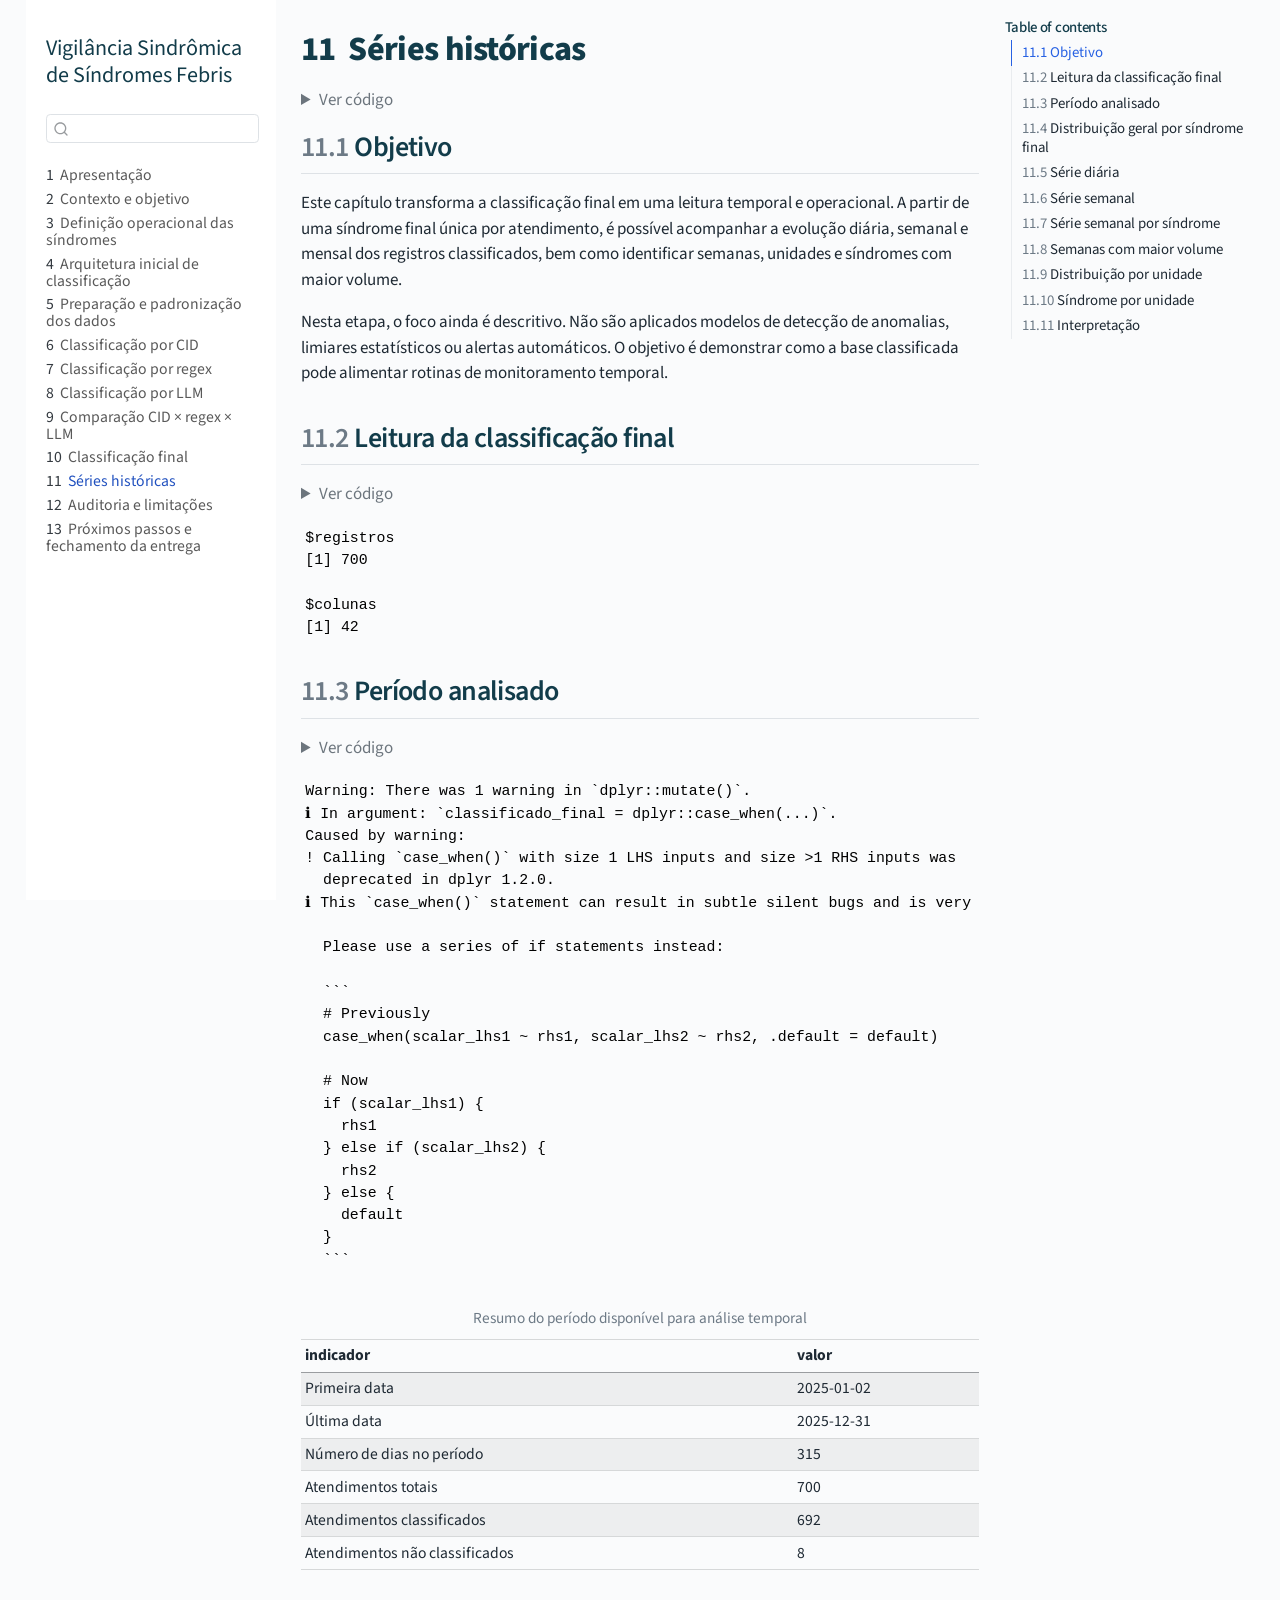
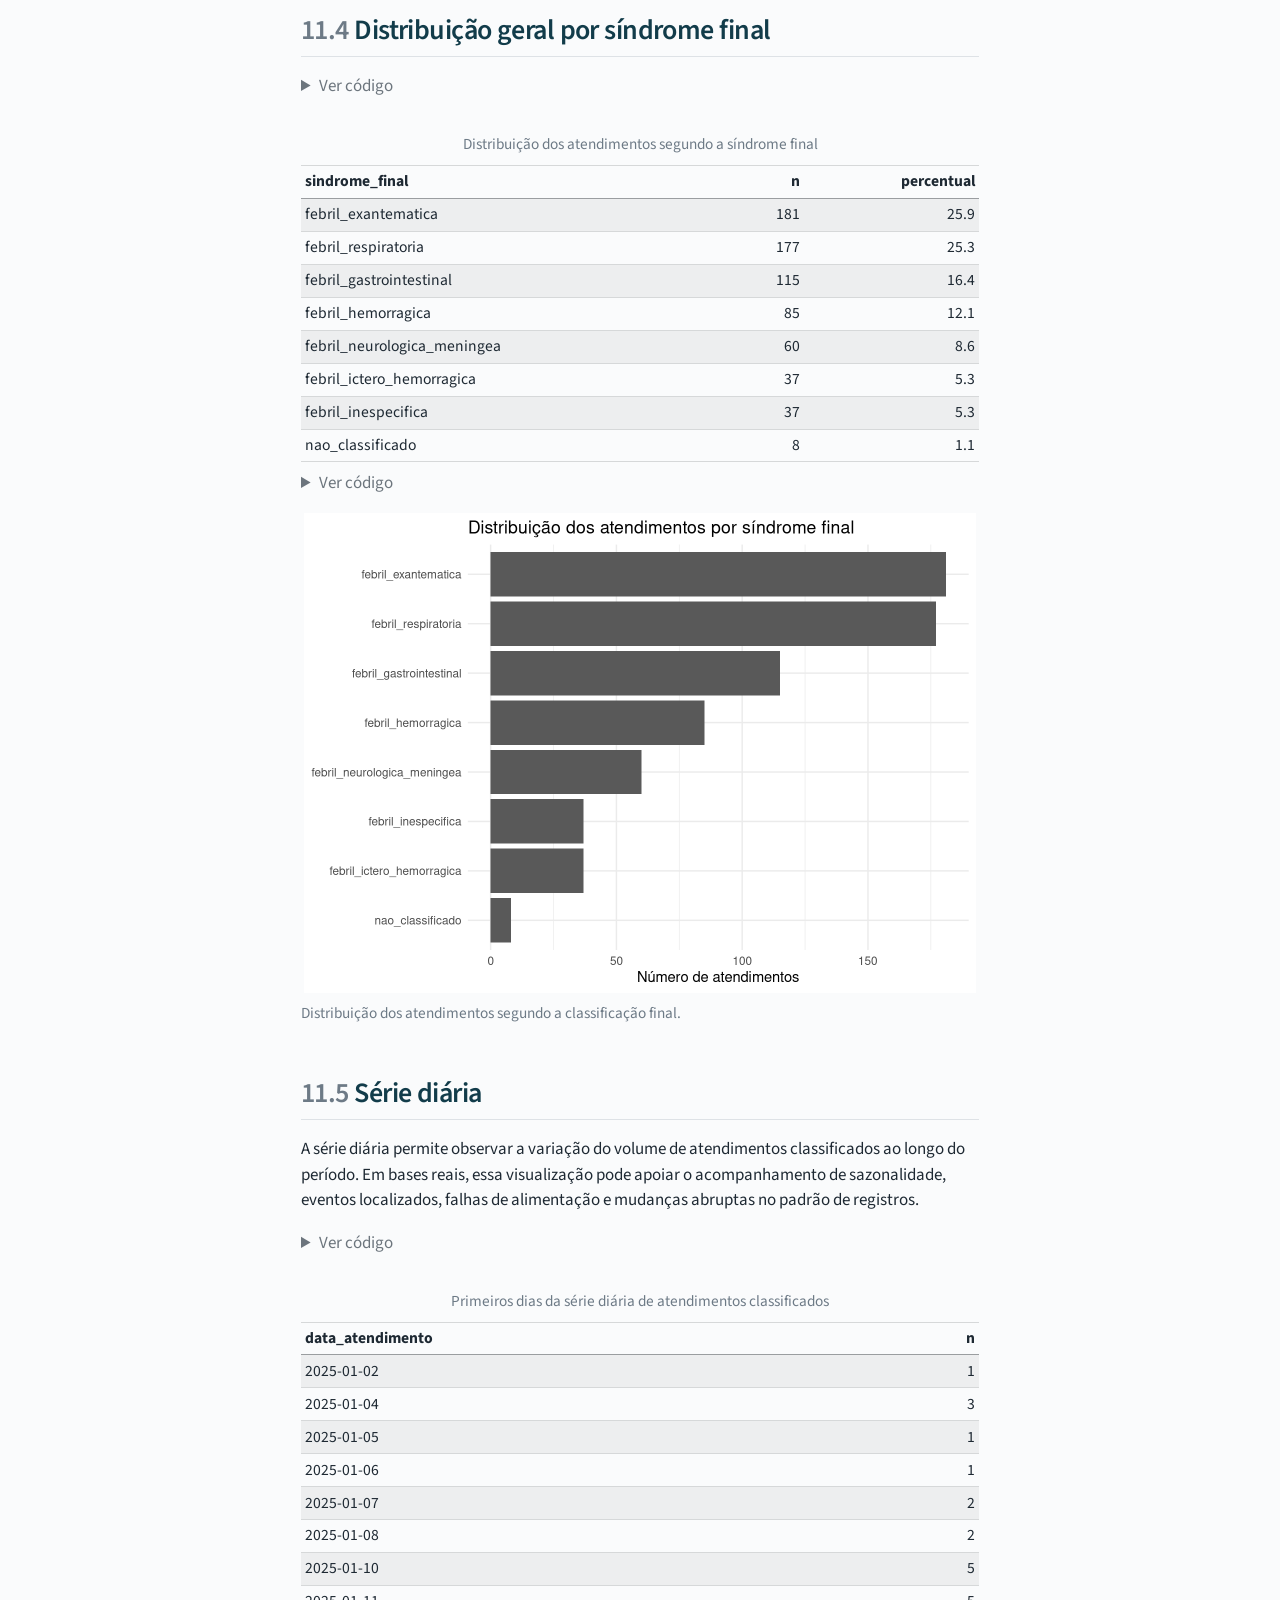
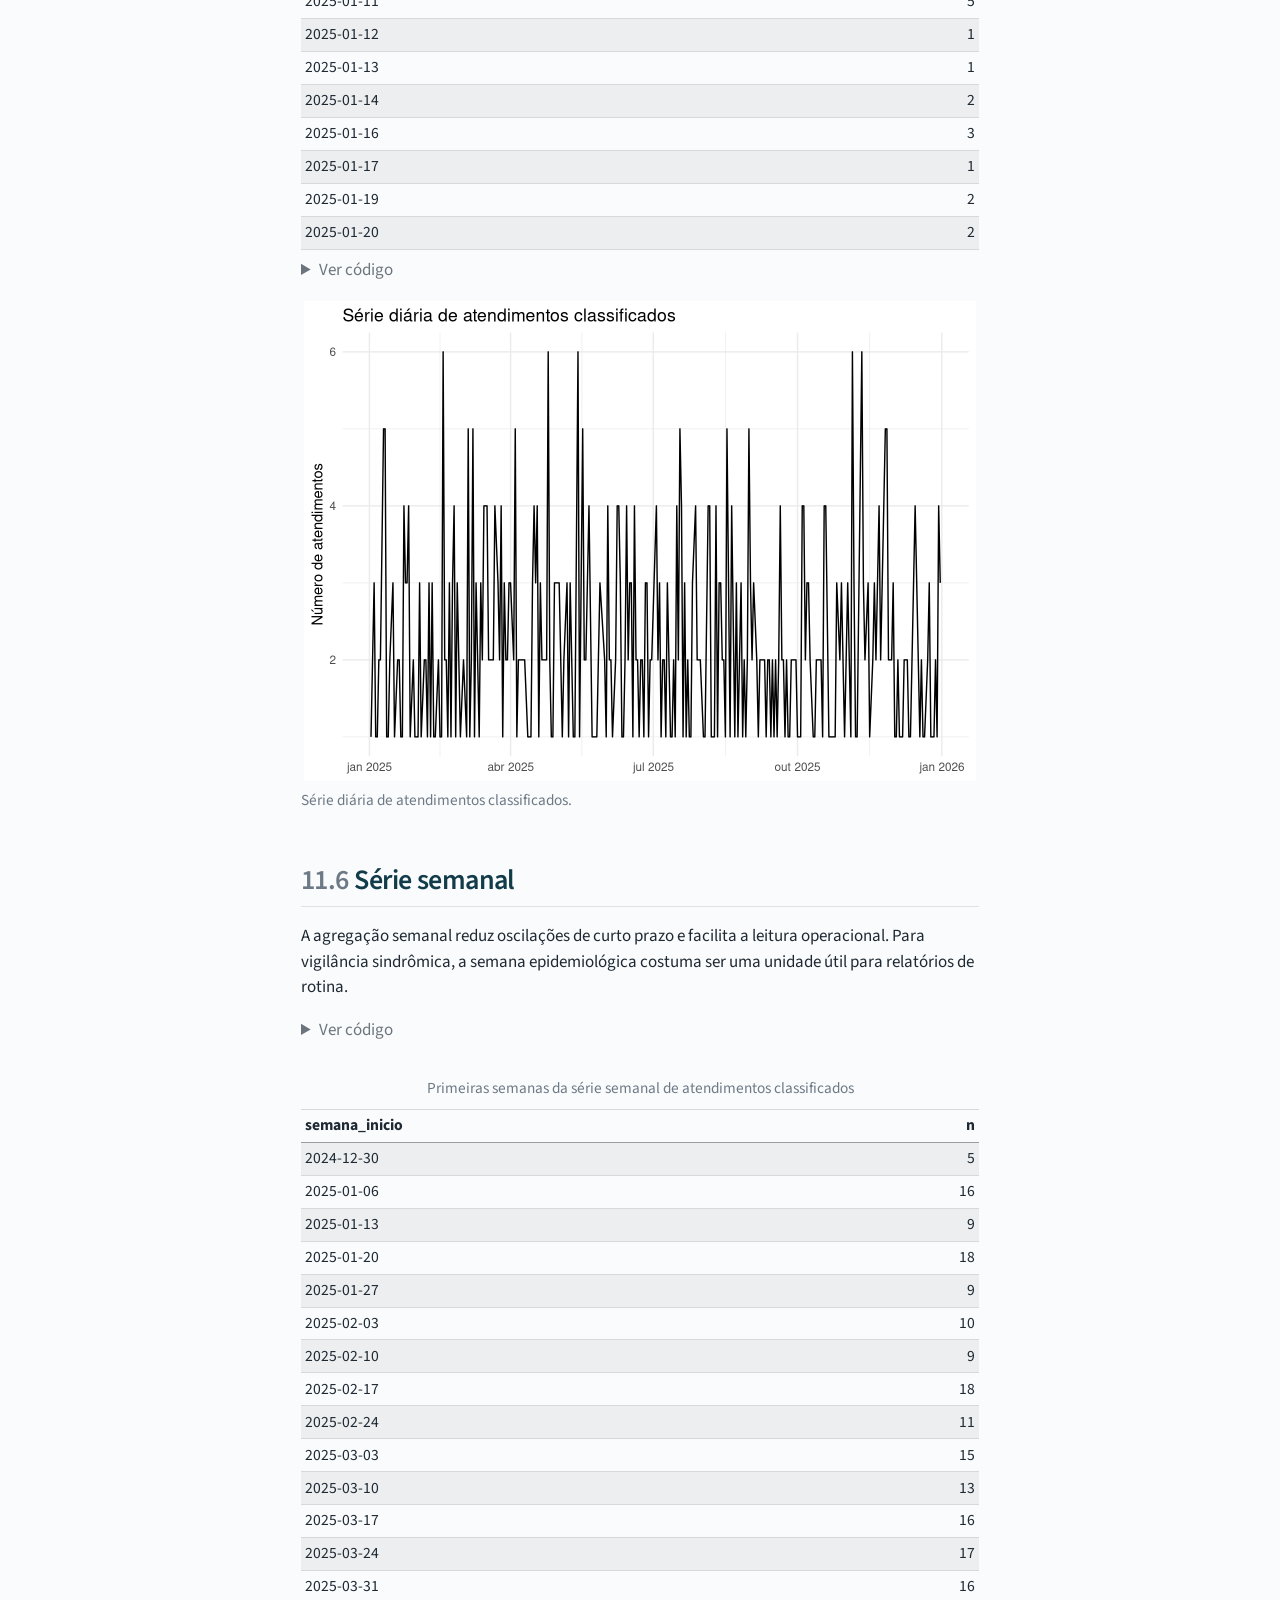
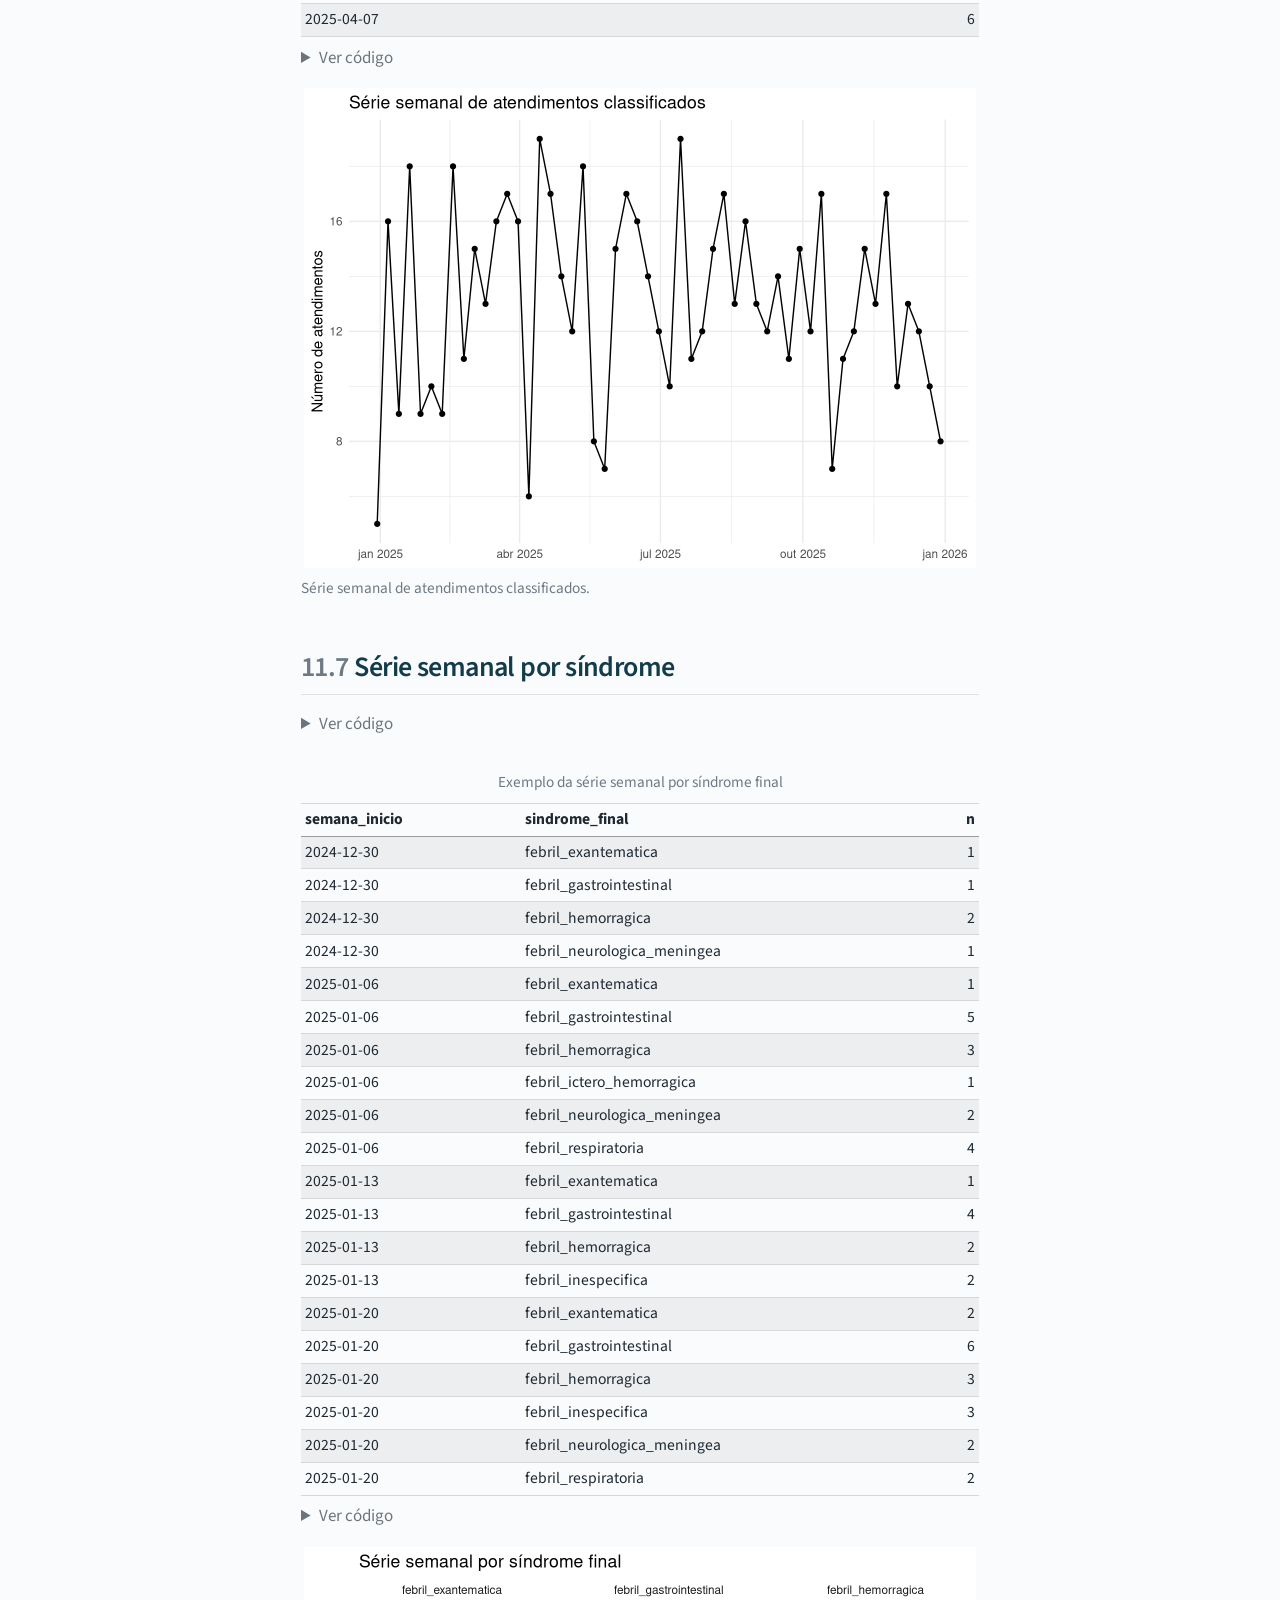
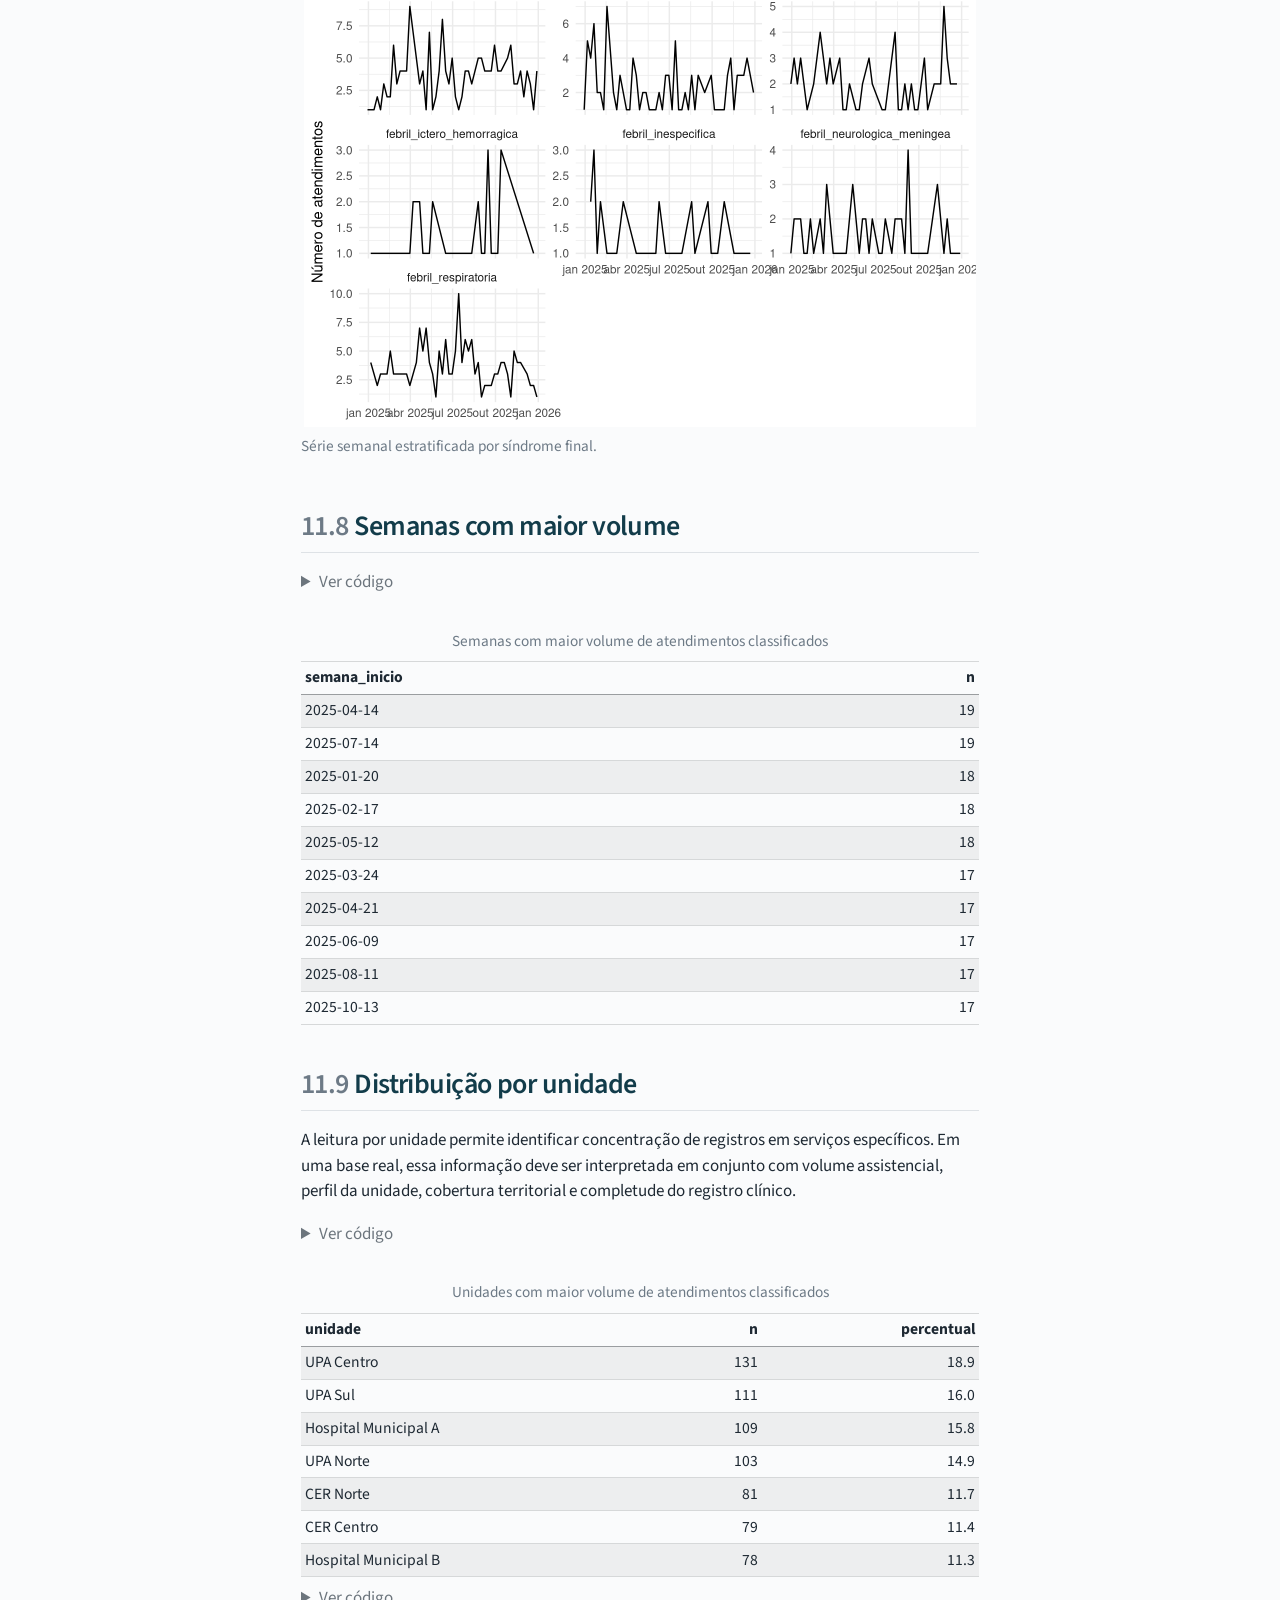
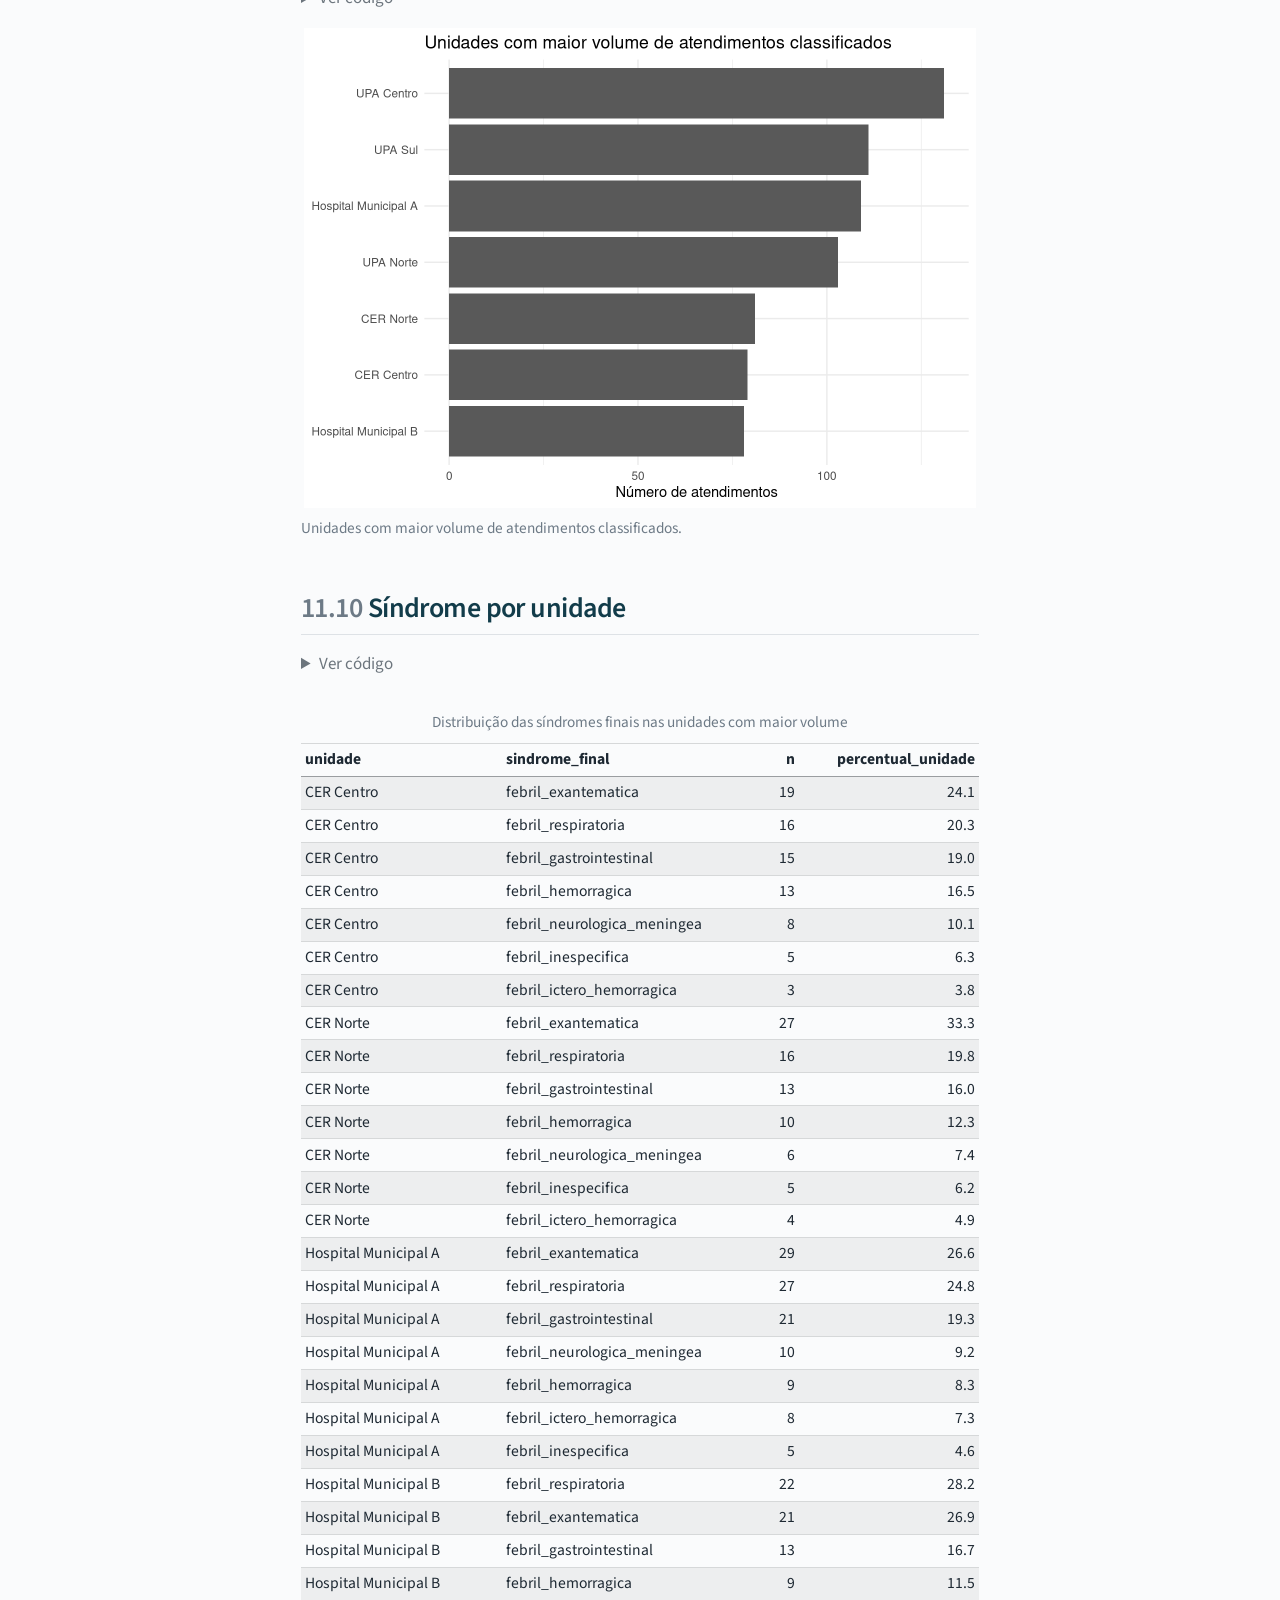
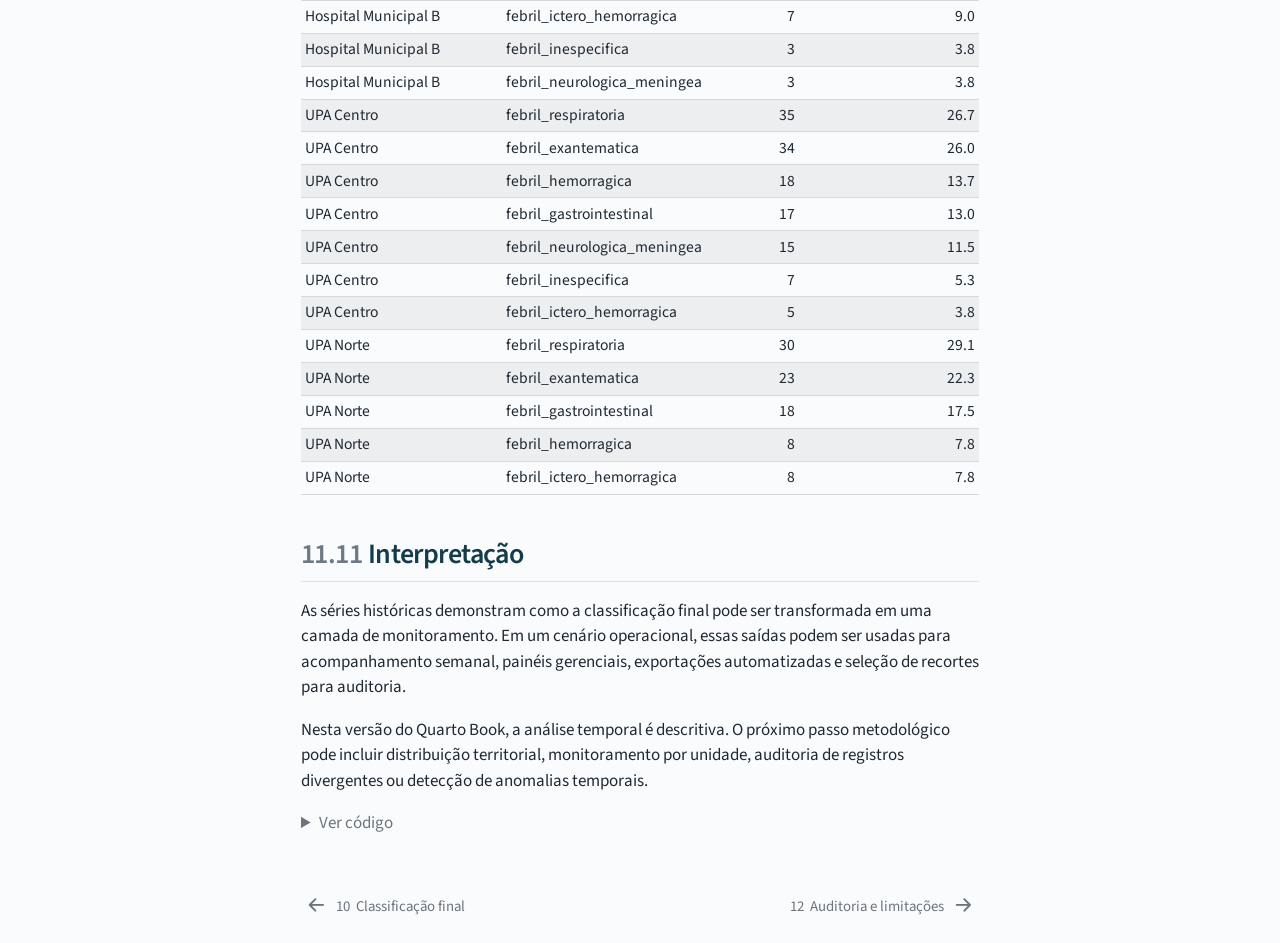
<file: _book/10-series-historicas.html>
<!DOCTYPE html>
<html xmlns="http://www.w3.org/1999/xhtml" lang="en" xml:lang="en"><head>

<meta charset="utf-8">
<meta name="generator" content="quarto-1.8.26">

<meta name="viewport" content="width=device-width, initial-scale=1.0, user-scalable=yes">


<title>11&nbsp; Séries históricas – Vigilância Sindrômica de Síndromes Febris</title>
<style>
code{white-space: pre-wrap;}
span.smallcaps{font-variant: small-caps;}
div.columns{display: flex; gap: min(4vw, 1.5em);}
div.column{flex: auto; overflow-x: auto;}
div.hanging-indent{margin-left: 1.5em; text-indent: -1.5em;}
ul.task-list{list-style: none;}
ul.task-list li input[type="checkbox"] {
  width: 0.8em;
  margin: 0 0.8em 0.2em -1em; /* quarto-specific, see https://github.com/quarto-dev/quarto-cli/issues/4556 */ 
  vertical-align: middle;
}
/* CSS for syntax highlighting */
html { -webkit-text-size-adjust: 100%; }
pre > code.sourceCode { white-space: pre; position: relative; }
pre > code.sourceCode > span { display: inline-block; line-height: 1.25; }
pre > code.sourceCode > span:empty { height: 1.2em; }
.sourceCode { overflow: visible; }
code.sourceCode > span { color: inherit; text-decoration: inherit; }
div.sourceCode { margin: 1em 0; }
pre.sourceCode { margin: 0; }
@media screen {
div.sourceCode { overflow: auto; }
}
@media print {
pre > code.sourceCode { white-space: pre-wrap; }
pre > code.sourceCode > span { text-indent: -5em; padding-left: 5em; }
}
pre.numberSource code
  { counter-reset: source-line 0; }
pre.numberSource code > span
  { position: relative; left: -4em; counter-increment: source-line; }
pre.numberSource code > span > a:first-child::before
  { content: counter(source-line);
    position: relative; left: -1em; text-align: right; vertical-align: baseline;
    border: none; display: inline-block;
    -webkit-touch-callout: none; -webkit-user-select: none;
    -khtml-user-select: none; -moz-user-select: none;
    -ms-user-select: none; user-select: none;
    padding: 0 4px; width: 4em;
  }
pre.numberSource { margin-left: 3em;  padding-left: 4px; }
div.sourceCode
  {   }
@media screen {
pre > code.sourceCode > span > a:first-child::before { text-decoration: underline; }
}
</style>


<script src="site_libs/quarto-nav/quarto-nav.js"></script>
<script src="site_libs/quarto-nav/headroom.min.js"></script>
<script src="site_libs/clipboard/clipboard.min.js"></script>
<script src="site_libs/quarto-search/autocomplete.umd.js"></script>
<script src="site_libs/quarto-search/fuse.min.js"></script>
<script src="site_libs/quarto-search/quarto-search.js"></script>
<meta name="quarto:offset" content="./">
<link href="./11-auditoria-limitacoes.html" rel="next">
<link href="./09-classificacao-final.html" rel="prev">
<script src="site_libs/quarto-html/quarto.js" type="module"></script>
<script src="site_libs/quarto-html/tabsets/tabsets.js" type="module"></script>
<script src="site_libs/quarto-html/axe/axe-check.js" type="module"></script>
<script src="site_libs/quarto-html/popper.min.js"></script>
<script src="site_libs/quarto-html/tippy.umd.min.js"></script>
<script src="site_libs/quarto-html/anchor.min.js"></script>
<link href="site_libs/quarto-html/tippy.css" rel="stylesheet">
<link href="site_libs/quarto-html/quarto-syntax-highlighting-587c61ba64f3a5504c4d52d930310e48.css" rel="stylesheet" id="quarto-text-highlighting-styles">
<script src="site_libs/bootstrap/bootstrap.min.js"></script>
<link href="site_libs/bootstrap/bootstrap-icons.css" rel="stylesheet">
<link href="site_libs/bootstrap/bootstrap-0e03cfb9dbb0624f7d4637f4d44cdad8.min.css" rel="stylesheet" append-hash="true" id="quarto-bootstrap" data-mode="light">
<script id="quarto-search-options" type="application/json">{
  "location": "sidebar",
  "copy-button": false,
  "collapse-after": 3,
  "panel-placement": "start",
  "type": "textbox",
  "limit": 50,
  "keyboard-shortcut": [
    "f",
    "/",
    "s"
  ],
  "show-item-context": false,
  "language": {
    "search-no-results-text": "No results",
    "search-matching-documents-text": "matching documents",
    "search-copy-link-title": "Copy link to search",
    "search-hide-matches-text": "Hide additional matches",
    "search-more-match-text": "more match in this document",
    "search-more-matches-text": "more matches in this document",
    "search-clear-button-title": "Clear",
    "search-text-placeholder": "",
    "search-detached-cancel-button-title": "Cancel",
    "search-submit-button-title": "Submit",
    "search-label": "Search"
  }
}</script>


<link rel="stylesheet" href="assets/styles.css">
</head>

<body class="nav-sidebar floating quarto-light">

<div id="quarto-search-results"></div>
  <header id="quarto-header" class="headroom fixed-top">
  <nav class="quarto-secondary-nav">
    <div class="container-fluid d-flex">
      <button type="button" class="quarto-btn-toggle btn" data-bs-toggle="collapse" role="button" data-bs-target=".quarto-sidebar-collapse-item" aria-controls="quarto-sidebar" aria-expanded="false" aria-label="Toggle sidebar navigation" onclick="if (window.quartoToggleHeadroom) { window.quartoToggleHeadroom(); }">
        <i class="bi bi-layout-text-sidebar-reverse"></i>
      </button>
        <nav class="quarto-page-breadcrumbs" aria-label="breadcrumb"><ol class="breadcrumb"><li class="breadcrumb-item"><a href="./10-series-historicas.html"><span class="chapter-number">11</span>&nbsp; <span class="chapter-title">Séries históricas</span></a></li></ol></nav>
        <a class="flex-grow-1" role="navigation" data-bs-toggle="collapse" data-bs-target=".quarto-sidebar-collapse-item" aria-controls="quarto-sidebar" aria-expanded="false" aria-label="Toggle sidebar navigation" onclick="if (window.quartoToggleHeadroom) { window.quartoToggleHeadroom(); }">      
        </a>
      <button type="button" class="btn quarto-search-button" aria-label="Search" onclick="window.quartoOpenSearch();">
        <i class="bi bi-search"></i>
      </button>
    </div>
  </nav>
</header>
<!-- content -->
<div id="quarto-content" class="quarto-container page-columns page-rows-contents page-layout-article">
<!-- sidebar -->
  <nav id="quarto-sidebar" class="sidebar collapse collapse-horizontal quarto-sidebar-collapse-item sidebar-navigation floating overflow-auto">
    <div class="pt-lg-2 mt-2 text-left sidebar-header">
    <div class="sidebar-title mb-0 py-0">
      <a href="./">Vigilância Sindrômica de Síndromes Febris</a> 
    </div>
      </div>
        <div class="mt-2 flex-shrink-0 align-items-center">
        <div class="sidebar-search">
        <div id="quarto-search" class="" title="Search"></div>
        </div>
        </div>
    <div class="sidebar-menu-container"> 
    <ul class="list-unstyled mt-1">
        <li class="sidebar-item">
  <div class="sidebar-item-container"> 
  <a href="./index.html" class="sidebar-item-text sidebar-link">
 <span class="menu-text"><span class="chapter-number">1</span>&nbsp; <span class="chapter-title">Apresentação</span></span></a>
  </div>
</li>
        <li class="sidebar-item">
  <div class="sidebar-item-container"> 
  <a href="./01-contexto.html" class="sidebar-item-text sidebar-link">
 <span class="menu-text"><span class="chapter-number">2</span>&nbsp; <span class="chapter-title">Contexto e objetivo</span></span></a>
  </div>
</li>
        <li class="sidebar-item">
  <div class="sidebar-item-container"> 
  <a href="./02-definicao-sindromes.html" class="sidebar-item-text sidebar-link">
 <span class="menu-text"><span class="chapter-number">3</span>&nbsp; <span class="chapter-title">Definição operacional das síndromes</span></span></a>
  </div>
</li>
        <li class="sidebar-item">
  <div class="sidebar-item-container"> 
  <a href="./03-arquitetura-classificacao.html" class="sidebar-item-text sidebar-link">
 <span class="menu-text"><span class="chapter-number">4</span>&nbsp; <span class="chapter-title">Arquitetura inicial de classificação</span></span></a>
  </div>
</li>
        <li class="sidebar-item">
  <div class="sidebar-item-container"> 
  <a href="./04-preparacao-dados.html" class="sidebar-item-text sidebar-link">
 <span class="menu-text"><span class="chapter-number">5</span>&nbsp; <span class="chapter-title">Preparação e padronização dos dados</span></span></a>
  </div>
</li>
        <li class="sidebar-item">
  <div class="sidebar-item-container"> 
  <a href="./05-classificacao-cid.html" class="sidebar-item-text sidebar-link">
 <span class="menu-text"><span class="chapter-number">6</span>&nbsp; <span class="chapter-title">Classificação por CID</span></span></a>
  </div>
</li>
        <li class="sidebar-item">
  <div class="sidebar-item-container"> 
  <a href="./06-classificacao-regex.html" class="sidebar-item-text sidebar-link">
 <span class="menu-text"><span class="chapter-number">7</span>&nbsp; <span class="chapter-title">Classificação por regex</span></span></a>
  </div>
</li>
        <li class="sidebar-item">
  <div class="sidebar-item-container"> 
  <a href="./07-classificacao-llm.html" class="sidebar-item-text sidebar-link">
 <span class="menu-text"><span class="chapter-number">8</span>&nbsp; <span class="chapter-title">Classificação por LLM</span></span></a>
  </div>
</li>
        <li class="sidebar-item">
  <div class="sidebar-item-container"> 
  <a href="./08-comparacao-cid-regex-llm.html" class="sidebar-item-text sidebar-link">
 <span class="menu-text"><span class="chapter-number">9</span>&nbsp; <span class="chapter-title">Comparação CID × regex × LLM</span></span></a>
  </div>
</li>
        <li class="sidebar-item">
  <div class="sidebar-item-container"> 
  <a href="./09-classificacao-final.html" class="sidebar-item-text sidebar-link">
 <span class="menu-text"><span class="chapter-number">10</span>&nbsp; <span class="chapter-title">Classificação final</span></span></a>
  </div>
</li>
        <li class="sidebar-item">
  <div class="sidebar-item-container"> 
  <a href="./10-series-historicas.html" class="sidebar-item-text sidebar-link active">
 <span class="menu-text"><span class="chapter-number">11</span>&nbsp; <span class="chapter-title">Séries históricas</span></span></a>
  </div>
</li>
        <li class="sidebar-item">
  <div class="sidebar-item-container"> 
  <a href="./11-auditoria-limitacoes.html" class="sidebar-item-text sidebar-link">
 <span class="menu-text"><span class="chapter-number">12</span>&nbsp; <span class="chapter-title">Auditoria e limitações</span></span></a>
  </div>
</li>
        <li class="sidebar-item">
  <div class="sidebar-item-container"> 
  <a href="./12-proximos-passos-produto.html" class="sidebar-item-text sidebar-link">
 <span class="menu-text"><span class="chapter-number">13</span>&nbsp; <span class="chapter-title">Próximos passos e fechamento da entrega</span></span></a>
  </div>
</li>
    </ul>
    </div>
</nav>
<div id="quarto-sidebar-glass" class="quarto-sidebar-collapse-item" data-bs-toggle="collapse" data-bs-target=".quarto-sidebar-collapse-item"></div>
<!-- margin-sidebar -->
    <div id="quarto-margin-sidebar" class="sidebar margin-sidebar">
        <nav id="TOC" role="doc-toc" class="toc-active">
    <h2 id="toc-title">Table of contents</h2>
   
  <ul>
  <li><a href="#objetivo" id="toc-objetivo" class="nav-link active" data-scroll-target="#objetivo"><span class="header-section-number">11.1</span> Objetivo</a></li>
  <li><a href="#leitura-da-classificação-final" id="toc-leitura-da-classificação-final" class="nav-link" data-scroll-target="#leitura-da-classificação-final"><span class="header-section-number">11.2</span> Leitura da classificação final</a></li>
  <li><a href="#período-analisado" id="toc-período-analisado" class="nav-link" data-scroll-target="#período-analisado"><span class="header-section-number">11.3</span> Período analisado</a></li>
  <li><a href="#distribuição-geral-por-síndrome-final" id="toc-distribuição-geral-por-síndrome-final" class="nav-link" data-scroll-target="#distribuição-geral-por-síndrome-final"><span class="header-section-number">11.4</span> Distribuição geral por síndrome final</a></li>
  <li><a href="#série-diária" id="toc-série-diária" class="nav-link" data-scroll-target="#série-diária"><span class="header-section-number">11.5</span> Série diária</a></li>
  <li><a href="#série-semanal" id="toc-série-semanal" class="nav-link" data-scroll-target="#série-semanal"><span class="header-section-number">11.6</span> Série semanal</a></li>
  <li><a href="#série-semanal-por-síndrome" id="toc-série-semanal-por-síndrome" class="nav-link" data-scroll-target="#série-semanal-por-síndrome"><span class="header-section-number">11.7</span> Série semanal por síndrome</a></li>
  <li><a href="#semanas-com-maior-volume" id="toc-semanas-com-maior-volume" class="nav-link" data-scroll-target="#semanas-com-maior-volume"><span class="header-section-number">11.8</span> Semanas com maior volume</a></li>
  <li><a href="#distribuição-por-unidade" id="toc-distribuição-por-unidade" class="nav-link" data-scroll-target="#distribuição-por-unidade"><span class="header-section-number">11.9</span> Distribuição por unidade</a></li>
  <li><a href="#síndrome-por-unidade" id="toc-síndrome-por-unidade" class="nav-link" data-scroll-target="#síndrome-por-unidade"><span class="header-section-number">11.10</span> Síndrome por unidade</a></li>
  <li><a href="#interpretação" id="toc-interpretação" class="nav-link" data-scroll-target="#interpretação"><span class="header-section-number">11.11</span> Interpretação</a></li>
  </ul>
</nav>
    </div>
<!-- main -->
<main class="content" id="quarto-document-content">

<header id="title-block-header" class="quarto-title-block default">
<div class="quarto-title">
<h1 class="title"><span class="chapter-number">11</span>&nbsp; <span class="chapter-title">Séries históricas</span></h1>
</div>



<div class="quarto-title-meta">

    
  
    
  </div>
  


</header>


<div class="cell">
<details class="code-fold">
<summary>Ver código</summary>
<div class="code-copy-outer-scaffold"><div class="sourceCode cell-code" id="cb1"><pre class="sourceCode r code-with-copy"><code class="sourceCode r"><span id="cb1-1"><a href="#cb1-1" aria-hidden="true" tabindex="-1"></a><span class="fu">source</span>(<span class="st">"R/00_pacotes.R"</span>)</span>
<span id="cb1-2"><a href="#cb1-2" aria-hidden="true" tabindex="-1"></a><span class="fu">source</span>(<span class="st">"R/04_duckdb.R"</span>)</span>
<span id="cb1-3"><a href="#cb1-3" aria-hidden="true" tabindex="-1"></a><span class="fu">source</span>(<span class="st">"R/11_series_historicas.R"</span>)</span></code></pre></div><button title="Copy to Clipboard" class="code-copy-button"><i class="bi"></i></button></div>
</details>
</div>
<section id="objetivo" class="level2" data-number="11.1">
<h2 data-number="11.1" class="anchored" data-anchor-id="objetivo"><span class="header-section-number">11.1</span> Objetivo</h2>
<p>Este capítulo transforma a classificação final em uma leitura temporal e operacional. A partir de uma síndrome final única por atendimento, é possível acompanhar a evolução diária, semanal e mensal dos registros classificados, bem como identificar semanas, unidades e síndromes com maior volume.</p>
<p>Nesta etapa, o foco ainda é descritivo. Não são aplicados modelos de detecção de anomalias, limiares estatísticos ou alertas automáticos. O objetivo é demonstrar como a base classificada pode alimentar rotinas de monitoramento temporal.</p>
</section>
<section id="leitura-da-classificação-final" class="level2" data-number="11.2">
<h2 data-number="11.2" class="anchored" data-anchor-id="leitura-da-classificação-final"><span class="header-section-number">11.2</span> Leitura da classificação final</h2>
<div class="cell">
<details class="code-fold">
<summary>Ver código</summary>
<div class="code-copy-outer-scaffold"><div class="sourceCode cell-code" id="cb2"><pre class="sourceCode r code-with-copy"><code class="sourceCode r"><span id="cb2-1"><a href="#cb2-1" aria-hidden="true" tabindex="-1"></a>con <span class="ot">&lt;-</span> <span class="fu">connect_duckdb</span>()</span>
<span id="cb2-2"><a href="#cb2-2" aria-hidden="true" tabindex="-1"></a><span class="fu">init_duckdb_schema</span>(con)</span>
<span id="cb2-3"><a href="#cb2-3" aria-hidden="true" tabindex="-1"></a></span>
<span id="cb2-4"><a href="#cb2-4" aria-hidden="true" tabindex="-1"></a>classificacao_final <span class="ot">&lt;-</span> <span class="fu">read_classificacao_final</span>(con)</span>
<span id="cb2-5"><a href="#cb2-5" aria-hidden="true" tabindex="-1"></a></span>
<span id="cb2-6"><a href="#cb2-6" aria-hidden="true" tabindex="-1"></a><span class="fu">list</span>(</span>
<span id="cb2-7"><a href="#cb2-7" aria-hidden="true" tabindex="-1"></a>  <span class="at">registros =</span> <span class="fu">nrow</span>(classificacao_final),</span>
<span id="cb2-8"><a href="#cb2-8" aria-hidden="true" tabindex="-1"></a>  <span class="at">colunas =</span> <span class="fu">ncol</span>(classificacao_final)</span>
<span id="cb2-9"><a href="#cb2-9" aria-hidden="true" tabindex="-1"></a>)</span></code></pre></div><button title="Copy to Clipboard" class="code-copy-button"><i class="bi"></i></button></div>
</details>
<div class="cell-output cell-output-stdout">
<pre><code>$registros
[1] 700

$colunas
[1] 42</code></pre>
</div>
</div>
</section>
<section id="período-analisado" class="level2" data-number="11.3">
<h2 data-number="11.3" class="anchored" data-anchor-id="período-analisado"><span class="header-section-number">11.3</span> Período analisado</h2>
<div class="cell">
<details class="code-fold">
<summary>Ver código</summary>
<div class="code-copy-outer-scaffold"><div class="sourceCode cell-code" id="cb4"><pre class="sourceCode r code-with-copy"><code class="sourceCode r"><span id="cb4-1"><a href="#cb4-1" aria-hidden="true" tabindex="-1"></a>knitr<span class="sc">::</span><span class="fu">kable</span>(</span>
<span id="cb4-2"><a href="#cb4-2" aria-hidden="true" tabindex="-1"></a>  <span class="fu">summarise_series_periodo</span>(classificacao_final),</span>
<span id="cb4-3"><a href="#cb4-3" aria-hidden="true" tabindex="-1"></a>  <span class="at">caption =</span> <span class="st">"Resumo do período disponível para análise temporal"</span></span>
<span id="cb4-4"><a href="#cb4-4" aria-hidden="true" tabindex="-1"></a>)</span></code></pre></div><button title="Copy to Clipboard" class="code-copy-button"><i class="bi"></i></button></div>
</details>
<div class="cell-output cell-output-stderr">
<pre><code>Warning: There was 1 warning in `dplyr::mutate()`.
ℹ In argument: `classificado_final = dplyr::case_when(...)`.
Caused by warning:
! Calling `case_when()` with size 1 LHS inputs and size &gt;1 RHS inputs was
  deprecated in dplyr 1.2.0.
ℹ This `case_when()` statement can result in subtle silent bugs and is very inefficient.

  Please use a series of if statements instead:

  ```
  # Previously
  case_when(scalar_lhs1 ~ rhs1, scalar_lhs2 ~ rhs2, .default = default)

  # Now
  if (scalar_lhs1) {
    rhs1
  } else if (scalar_lhs2) {
    rhs2
  } else {
    default
  }
  ```</code></pre>
</div>
<div class="cell-output-display">
<table class="caption-top table table-sm table-striped small">
<caption>Resumo do período disponível para análise temporal</caption>
<thead>
<tr class="header">
<th style="text-align: left;">indicador</th>
<th style="text-align: left;">valor</th>
</tr>
</thead>
<tbody>
<tr class="odd">
<td style="text-align: left;">Primeira data</td>
<td style="text-align: left;">2025-01-02</td>
</tr>
<tr class="even">
<td style="text-align: left;">Última data</td>
<td style="text-align: left;">2025-12-31</td>
</tr>
<tr class="odd">
<td style="text-align: left;">Número de dias no período</td>
<td style="text-align: left;">315</td>
</tr>
<tr class="even">
<td style="text-align: left;">Atendimentos totais</td>
<td style="text-align: left;">700</td>
</tr>
<tr class="odd">
<td style="text-align: left;">Atendimentos classificados</td>
<td style="text-align: left;">692</td>
</tr>
<tr class="even">
<td style="text-align: left;">Atendimentos não classificados</td>
<td style="text-align: left;">8</td>
</tr>
</tbody>
</table>
</div>
</div>
</section>
<section id="distribuição-geral-por-síndrome-final" class="level2" data-number="11.4">
<h2 data-number="11.4" class="anchored" data-anchor-id="distribuição-geral-por-síndrome-final"><span class="header-section-number">11.4</span> Distribuição geral por síndrome final</h2>
<div class="cell">
<details class="code-fold">
<summary>Ver código</summary>
<div class="code-copy-outer-scaffold"><div class="sourceCode cell-code" id="cb6"><pre class="sourceCode r code-with-copy"><code class="sourceCode r"><span id="cb6-1"><a href="#cb6-1" aria-hidden="true" tabindex="-1"></a>knitr<span class="sc">::</span><span class="fu">kable</span>(</span>
<span id="cb6-2"><a href="#cb6-2" aria-hidden="true" tabindex="-1"></a>  <span class="fu">summarise_sindromes_final</span>(classificacao_final),</span>
<span id="cb6-3"><a href="#cb6-3" aria-hidden="true" tabindex="-1"></a>  <span class="at">caption =</span> <span class="st">"Distribuição dos atendimentos segundo a síndrome final"</span></span>
<span id="cb6-4"><a href="#cb6-4" aria-hidden="true" tabindex="-1"></a>)</span></code></pre></div><button title="Copy to Clipboard" class="code-copy-button"><i class="bi"></i></button></div>
</details>
<div class="cell-output-display">
<table class="caption-top table table-sm table-striped small">
<caption>Distribuição dos atendimentos segundo a síndrome final</caption>
<thead>
<tr class="header">
<th style="text-align: left;">sindrome_final</th>
<th style="text-align: right;">n</th>
<th style="text-align: right;">percentual</th>
</tr>
</thead>
<tbody>
<tr class="odd">
<td style="text-align: left;">febril_exantematica</td>
<td style="text-align: right;">181</td>
<td style="text-align: right;">25.9</td>
</tr>
<tr class="even">
<td style="text-align: left;">febril_respiratoria</td>
<td style="text-align: right;">177</td>
<td style="text-align: right;">25.3</td>
</tr>
<tr class="odd">
<td style="text-align: left;">febril_gastrointestinal</td>
<td style="text-align: right;">115</td>
<td style="text-align: right;">16.4</td>
</tr>
<tr class="even">
<td style="text-align: left;">febril_hemorragica</td>
<td style="text-align: right;">85</td>
<td style="text-align: right;">12.1</td>
</tr>
<tr class="odd">
<td style="text-align: left;">febril_neurologica_meningea</td>
<td style="text-align: right;">60</td>
<td style="text-align: right;">8.6</td>
</tr>
<tr class="even">
<td style="text-align: left;">febril_ictero_hemorragica</td>
<td style="text-align: right;">37</td>
<td style="text-align: right;">5.3</td>
</tr>
<tr class="odd">
<td style="text-align: left;">febril_inespecifica</td>
<td style="text-align: right;">37</td>
<td style="text-align: right;">5.3</td>
</tr>
<tr class="even">
<td style="text-align: left;">nao_classificado</td>
<td style="text-align: right;">8</td>
<td style="text-align: right;">1.1</td>
</tr>
</tbody>
</table>
</div>
</div>
<div class="cell">
<details class="code-fold">
<summary>Ver código</summary>
<div class="code-copy-outer-scaffold"><div class="sourceCode cell-code" id="cb7"><pre class="sourceCode r code-with-copy"><code class="sourceCode r"><span id="cb7-1"><a href="#cb7-1" aria-hidden="true" tabindex="-1"></a><span class="fu">plot_distribuicao_sindromes_series</span>(classificacao_final)</span></code></pre></div><button title="Copy to Clipboard" class="code-copy-button"><i class="bi"></i></button></div>
</details>
<div class="cell-output-display">
<div class="quarto-figure quarto-figure-center">
<figure class="figure">
<p><img src="10-series-historicas_files/figure-html/grafico-distribuicao-sindromes-series-1.png" class="img-fluid figure-img" width="672"></p>
<figcaption>Distribuição dos atendimentos segundo a classificação final.</figcaption>
</figure>
</div>
</div>
</div>
</section>
<section id="série-diária" class="level2" data-number="11.5">
<h2 data-number="11.5" class="anchored" data-anchor-id="série-diária"><span class="header-section-number">11.5</span> Série diária</h2>
<p>A série diária permite observar a variação do volume de atendimentos classificados ao longo do período. Em bases reais, essa visualização pode apoiar o acompanhamento de sazonalidade, eventos localizados, falhas de alimentação e mudanças abruptas no padrão de registros.</p>
<div class="cell">
<details class="code-fold">
<summary>Ver código</summary>
<div class="code-copy-outer-scaffold"><div class="sourceCode cell-code" id="cb8"><pre class="sourceCode r code-with-copy"><code class="sourceCode r"><span id="cb8-1"><a href="#cb8-1" aria-hidden="true" tabindex="-1"></a>serie_diaria_total <span class="ot">&lt;-</span> <span class="fu">build_serie_diaria_total</span>(classificacao_final)</span>
<span id="cb8-2"><a href="#cb8-2" aria-hidden="true" tabindex="-1"></a></span>
<span id="cb8-3"><a href="#cb8-3" aria-hidden="true" tabindex="-1"></a>knitr<span class="sc">::</span><span class="fu">kable</span>(</span>
<span id="cb8-4"><a href="#cb8-4" aria-hidden="true" tabindex="-1"></a>  serie_diaria_total <span class="sc">|&gt;</span></span>
<span id="cb8-5"><a href="#cb8-5" aria-hidden="true" tabindex="-1"></a>    dplyr<span class="sc">::</span><span class="fu">slice_head</span>(<span class="at">n =</span> <span class="dv">15</span>),</span>
<span id="cb8-6"><a href="#cb8-6" aria-hidden="true" tabindex="-1"></a>  <span class="at">caption =</span> <span class="st">"Primeiros dias da série diária de atendimentos classificados"</span></span>
<span id="cb8-7"><a href="#cb8-7" aria-hidden="true" tabindex="-1"></a>)</span></code></pre></div><button title="Copy to Clipboard" class="code-copy-button"><i class="bi"></i></button></div>
</details>
<div class="cell-output-display">
<table class="caption-top table table-sm table-striped small">
<caption>Primeiros dias da série diária de atendimentos classificados</caption>
<thead>
<tr class="header">
<th style="text-align: left;">data_atendimento</th>
<th style="text-align: right;">n</th>
</tr>
</thead>
<tbody>
<tr class="odd">
<td style="text-align: left;">2025-01-02</td>
<td style="text-align: right;">1</td>
</tr>
<tr class="even">
<td style="text-align: left;">2025-01-04</td>
<td style="text-align: right;">3</td>
</tr>
<tr class="odd">
<td style="text-align: left;">2025-01-05</td>
<td style="text-align: right;">1</td>
</tr>
<tr class="even">
<td style="text-align: left;">2025-01-06</td>
<td style="text-align: right;">1</td>
</tr>
<tr class="odd">
<td style="text-align: left;">2025-01-07</td>
<td style="text-align: right;">2</td>
</tr>
<tr class="even">
<td style="text-align: left;">2025-01-08</td>
<td style="text-align: right;">2</td>
</tr>
<tr class="odd">
<td style="text-align: left;">2025-01-10</td>
<td style="text-align: right;">5</td>
</tr>
<tr class="even">
<td style="text-align: left;">2025-01-11</td>
<td style="text-align: right;">5</td>
</tr>
<tr class="odd">
<td style="text-align: left;">2025-01-12</td>
<td style="text-align: right;">1</td>
</tr>
<tr class="even">
<td style="text-align: left;">2025-01-13</td>
<td style="text-align: right;">1</td>
</tr>
<tr class="odd">
<td style="text-align: left;">2025-01-14</td>
<td style="text-align: right;">2</td>
</tr>
<tr class="even">
<td style="text-align: left;">2025-01-16</td>
<td style="text-align: right;">3</td>
</tr>
<tr class="odd">
<td style="text-align: left;">2025-01-17</td>
<td style="text-align: right;">1</td>
</tr>
<tr class="even">
<td style="text-align: left;">2025-01-19</td>
<td style="text-align: right;">2</td>
</tr>
<tr class="odd">
<td style="text-align: left;">2025-01-20</td>
<td style="text-align: right;">2</td>
</tr>
</tbody>
</table>
</div>
</div>
<div class="cell">
<details class="code-fold">
<summary>Ver código</summary>
<div class="code-copy-outer-scaffold"><div class="sourceCode cell-code" id="cb9"><pre class="sourceCode r code-with-copy"><code class="sourceCode r"><span id="cb9-1"><a href="#cb9-1" aria-hidden="true" tabindex="-1"></a><span class="fu">plot_serie_diaria_total</span>(classificacao_final)</span></code></pre></div><button title="Copy to Clipboard" class="code-copy-button"><i class="bi"></i></button></div>
</details>
<div class="cell-output-display">
<div class="quarto-figure quarto-figure-center">
<figure class="figure">
<p><img src="10-series-historicas_files/figure-html/grafico-serie-diaria-total-1.png" class="img-fluid figure-img" width="672"></p>
<figcaption>Série diária de atendimentos classificados.</figcaption>
</figure>
</div>
</div>
</div>
</section>
<section id="série-semanal" class="level2" data-number="11.6">
<h2 data-number="11.6" class="anchored" data-anchor-id="série-semanal"><span class="header-section-number">11.6</span> Série semanal</h2>
<p>A agregação semanal reduz oscilações de curto prazo e facilita a leitura operacional. Para vigilância sindrômica, a semana epidemiológica costuma ser uma unidade útil para relatórios de rotina.</p>
<div class="cell">
<details class="code-fold">
<summary>Ver código</summary>
<div class="code-copy-outer-scaffold"><div class="sourceCode cell-code" id="cb10"><pre class="sourceCode r code-with-copy"><code class="sourceCode r"><span id="cb10-1"><a href="#cb10-1" aria-hidden="true" tabindex="-1"></a>serie_semanal_total <span class="ot">&lt;-</span> <span class="fu">build_serie_semanal_total</span>(classificacao_final)</span>
<span id="cb10-2"><a href="#cb10-2" aria-hidden="true" tabindex="-1"></a></span>
<span id="cb10-3"><a href="#cb10-3" aria-hidden="true" tabindex="-1"></a>knitr<span class="sc">::</span><span class="fu">kable</span>(</span>
<span id="cb10-4"><a href="#cb10-4" aria-hidden="true" tabindex="-1"></a>  serie_semanal_total <span class="sc">|&gt;</span></span>
<span id="cb10-5"><a href="#cb10-5" aria-hidden="true" tabindex="-1"></a>    dplyr<span class="sc">::</span><span class="fu">slice_head</span>(<span class="at">n =</span> <span class="dv">15</span>),</span>
<span id="cb10-6"><a href="#cb10-6" aria-hidden="true" tabindex="-1"></a>  <span class="at">caption =</span> <span class="st">"Primeiras semanas da série semanal de atendimentos classificados"</span></span>
<span id="cb10-7"><a href="#cb10-7" aria-hidden="true" tabindex="-1"></a>)</span></code></pre></div><button title="Copy to Clipboard" class="code-copy-button"><i class="bi"></i></button></div>
</details>
<div class="cell-output-display">
<table class="caption-top table table-sm table-striped small">
<caption>Primeiras semanas da série semanal de atendimentos classificados</caption>
<thead>
<tr class="header">
<th style="text-align: left;">semana_inicio</th>
<th style="text-align: right;">n</th>
</tr>
</thead>
<tbody>
<tr class="odd">
<td style="text-align: left;">2024-12-30</td>
<td style="text-align: right;">5</td>
</tr>
<tr class="even">
<td style="text-align: left;">2025-01-06</td>
<td style="text-align: right;">16</td>
</tr>
<tr class="odd">
<td style="text-align: left;">2025-01-13</td>
<td style="text-align: right;">9</td>
</tr>
<tr class="even">
<td style="text-align: left;">2025-01-20</td>
<td style="text-align: right;">18</td>
</tr>
<tr class="odd">
<td style="text-align: left;">2025-01-27</td>
<td style="text-align: right;">9</td>
</tr>
<tr class="even">
<td style="text-align: left;">2025-02-03</td>
<td style="text-align: right;">10</td>
</tr>
<tr class="odd">
<td style="text-align: left;">2025-02-10</td>
<td style="text-align: right;">9</td>
</tr>
<tr class="even">
<td style="text-align: left;">2025-02-17</td>
<td style="text-align: right;">18</td>
</tr>
<tr class="odd">
<td style="text-align: left;">2025-02-24</td>
<td style="text-align: right;">11</td>
</tr>
<tr class="even">
<td style="text-align: left;">2025-03-03</td>
<td style="text-align: right;">15</td>
</tr>
<tr class="odd">
<td style="text-align: left;">2025-03-10</td>
<td style="text-align: right;">13</td>
</tr>
<tr class="even">
<td style="text-align: left;">2025-03-17</td>
<td style="text-align: right;">16</td>
</tr>
<tr class="odd">
<td style="text-align: left;">2025-03-24</td>
<td style="text-align: right;">17</td>
</tr>
<tr class="even">
<td style="text-align: left;">2025-03-31</td>
<td style="text-align: right;">16</td>
</tr>
<tr class="odd">
<td style="text-align: left;">2025-04-07</td>
<td style="text-align: right;">6</td>
</tr>
</tbody>
</table>
</div>
</div>
<div class="cell">
<details class="code-fold">
<summary>Ver código</summary>
<div class="code-copy-outer-scaffold"><div class="sourceCode cell-code" id="cb11"><pre class="sourceCode r code-with-copy"><code class="sourceCode r"><span id="cb11-1"><a href="#cb11-1" aria-hidden="true" tabindex="-1"></a><span class="fu">plot_serie_semanal_total</span>(classificacao_final)</span></code></pre></div><button title="Copy to Clipboard" class="code-copy-button"><i class="bi"></i></button></div>
</details>
<div class="cell-output-display">
<div class="quarto-figure quarto-figure-center">
<figure class="figure">
<p><img src="10-series-historicas_files/figure-html/grafico-serie-semanal-total-1.png" class="img-fluid figure-img" width="672"></p>
<figcaption>Série semanal de atendimentos classificados.</figcaption>
</figure>
</div>
</div>
</div>
</section>
<section id="série-semanal-por-síndrome" class="level2" data-number="11.7">
<h2 data-number="11.7" class="anchored" data-anchor-id="série-semanal-por-síndrome"><span class="header-section-number">11.7</span> Série semanal por síndrome</h2>
<div class="cell">
<details class="code-fold">
<summary>Ver código</summary>
<div class="code-copy-outer-scaffold"><div class="sourceCode cell-code" id="cb12"><pre class="sourceCode r code-with-copy"><code class="sourceCode r"><span id="cb12-1"><a href="#cb12-1" aria-hidden="true" tabindex="-1"></a>serie_semanal_sindrome <span class="ot">&lt;-</span> <span class="fu">build_serie_semanal</span>(classificacao_final)</span>
<span id="cb12-2"><a href="#cb12-2" aria-hidden="true" tabindex="-1"></a></span>
<span id="cb12-3"><a href="#cb12-3" aria-hidden="true" tabindex="-1"></a>knitr<span class="sc">::</span><span class="fu">kable</span>(</span>
<span id="cb12-4"><a href="#cb12-4" aria-hidden="true" tabindex="-1"></a>  serie_semanal_sindrome <span class="sc">|&gt;</span></span>
<span id="cb12-5"><a href="#cb12-5" aria-hidden="true" tabindex="-1"></a>    dplyr<span class="sc">::</span><span class="fu">slice_head</span>(<span class="at">n =</span> <span class="dv">20</span>),</span>
<span id="cb12-6"><a href="#cb12-6" aria-hidden="true" tabindex="-1"></a>  <span class="at">caption =</span> <span class="st">"Exemplo da série semanal por síndrome final"</span></span>
<span id="cb12-7"><a href="#cb12-7" aria-hidden="true" tabindex="-1"></a>)</span></code></pre></div><button title="Copy to Clipboard" class="code-copy-button"><i class="bi"></i></button></div>
</details>
<div class="cell-output-display">
<table class="caption-top table table-sm table-striped small">
<caption>Exemplo da série semanal por síndrome final</caption>
<thead>
<tr class="header">
<th style="text-align: left;">semana_inicio</th>
<th style="text-align: left;">sindrome_final</th>
<th style="text-align: right;">n</th>
</tr>
</thead>
<tbody>
<tr class="odd">
<td style="text-align: left;">2024-12-30</td>
<td style="text-align: left;">febril_exantematica</td>
<td style="text-align: right;">1</td>
</tr>
<tr class="even">
<td style="text-align: left;">2024-12-30</td>
<td style="text-align: left;">febril_gastrointestinal</td>
<td style="text-align: right;">1</td>
</tr>
<tr class="odd">
<td style="text-align: left;">2024-12-30</td>
<td style="text-align: left;">febril_hemorragica</td>
<td style="text-align: right;">2</td>
</tr>
<tr class="even">
<td style="text-align: left;">2024-12-30</td>
<td style="text-align: left;">febril_neurologica_meningea</td>
<td style="text-align: right;">1</td>
</tr>
<tr class="odd">
<td style="text-align: left;">2025-01-06</td>
<td style="text-align: left;">febril_exantematica</td>
<td style="text-align: right;">1</td>
</tr>
<tr class="even">
<td style="text-align: left;">2025-01-06</td>
<td style="text-align: left;">febril_gastrointestinal</td>
<td style="text-align: right;">5</td>
</tr>
<tr class="odd">
<td style="text-align: left;">2025-01-06</td>
<td style="text-align: left;">febril_hemorragica</td>
<td style="text-align: right;">3</td>
</tr>
<tr class="even">
<td style="text-align: left;">2025-01-06</td>
<td style="text-align: left;">febril_ictero_hemorragica</td>
<td style="text-align: right;">1</td>
</tr>
<tr class="odd">
<td style="text-align: left;">2025-01-06</td>
<td style="text-align: left;">febril_neurologica_meningea</td>
<td style="text-align: right;">2</td>
</tr>
<tr class="even">
<td style="text-align: left;">2025-01-06</td>
<td style="text-align: left;">febril_respiratoria</td>
<td style="text-align: right;">4</td>
</tr>
<tr class="odd">
<td style="text-align: left;">2025-01-13</td>
<td style="text-align: left;">febril_exantematica</td>
<td style="text-align: right;">1</td>
</tr>
<tr class="even">
<td style="text-align: left;">2025-01-13</td>
<td style="text-align: left;">febril_gastrointestinal</td>
<td style="text-align: right;">4</td>
</tr>
<tr class="odd">
<td style="text-align: left;">2025-01-13</td>
<td style="text-align: left;">febril_hemorragica</td>
<td style="text-align: right;">2</td>
</tr>
<tr class="even">
<td style="text-align: left;">2025-01-13</td>
<td style="text-align: left;">febril_inespecifica</td>
<td style="text-align: right;">2</td>
</tr>
<tr class="odd">
<td style="text-align: left;">2025-01-20</td>
<td style="text-align: left;">febril_exantematica</td>
<td style="text-align: right;">2</td>
</tr>
<tr class="even">
<td style="text-align: left;">2025-01-20</td>
<td style="text-align: left;">febril_gastrointestinal</td>
<td style="text-align: right;">6</td>
</tr>
<tr class="odd">
<td style="text-align: left;">2025-01-20</td>
<td style="text-align: left;">febril_hemorragica</td>
<td style="text-align: right;">3</td>
</tr>
<tr class="even">
<td style="text-align: left;">2025-01-20</td>
<td style="text-align: left;">febril_inespecifica</td>
<td style="text-align: right;">3</td>
</tr>
<tr class="odd">
<td style="text-align: left;">2025-01-20</td>
<td style="text-align: left;">febril_neurologica_meningea</td>
<td style="text-align: right;">2</td>
</tr>
<tr class="even">
<td style="text-align: left;">2025-01-20</td>
<td style="text-align: left;">febril_respiratoria</td>
<td style="text-align: right;">2</td>
</tr>
</tbody>
</table>
</div>
</div>
<div class="cell">
<details class="code-fold">
<summary>Ver código</summary>
<div class="code-copy-outer-scaffold"><div class="sourceCode cell-code" id="cb13"><pre class="sourceCode r code-with-copy"><code class="sourceCode r"><span id="cb13-1"><a href="#cb13-1" aria-hidden="true" tabindex="-1"></a><span class="fu">plot_serie_semanal_por_sindrome</span>(classificacao_final)</span></code></pre></div><button title="Copy to Clipboard" class="code-copy-button"><i class="bi"></i></button></div>
</details>
<div class="cell-output-display">
<div class="quarto-figure quarto-figure-center">
<figure class="figure">
<p><img src="10-series-historicas_files/figure-html/grafico-serie-semanal-sindrome-1.png" class="img-fluid figure-img" width="672"></p>
<figcaption>Série semanal estratificada por síndrome final.</figcaption>
</figure>
</div>
</div>
</div>
</section>
<section id="semanas-com-maior-volume" class="level2" data-number="11.8">
<h2 data-number="11.8" class="anchored" data-anchor-id="semanas-com-maior-volume"><span class="header-section-number">11.8</span> Semanas com maior volume</h2>
<div class="cell">
<details class="code-fold">
<summary>Ver código</summary>
<div class="code-copy-outer-scaffold"><div class="sourceCode cell-code" id="cb14"><pre class="sourceCode r code-with-copy"><code class="sourceCode r"><span id="cb14-1"><a href="#cb14-1" aria-hidden="true" tabindex="-1"></a>knitr<span class="sc">::</span><span class="fu">kable</span>(</span>
<span id="cb14-2"><a href="#cb14-2" aria-hidden="true" tabindex="-1"></a>  <span class="fu">summarise_semanas_maior_volume</span>(classificacao_final, <span class="at">n =</span> <span class="dv">10</span>),</span>
<span id="cb14-3"><a href="#cb14-3" aria-hidden="true" tabindex="-1"></a>  <span class="at">caption =</span> <span class="st">"Semanas com maior volume de atendimentos classificados"</span></span>
<span id="cb14-4"><a href="#cb14-4" aria-hidden="true" tabindex="-1"></a>)</span></code></pre></div><button title="Copy to Clipboard" class="code-copy-button"><i class="bi"></i></button></div>
</details>
<div class="cell-output-display">
<table class="caption-top table table-sm table-striped small">
<caption>Semanas com maior volume de atendimentos classificados</caption>
<thead>
<tr class="header">
<th style="text-align: left;">semana_inicio</th>
<th style="text-align: right;">n</th>
</tr>
</thead>
<tbody>
<tr class="odd">
<td style="text-align: left;">2025-04-14</td>
<td style="text-align: right;">19</td>
</tr>
<tr class="even">
<td style="text-align: left;">2025-07-14</td>
<td style="text-align: right;">19</td>
</tr>
<tr class="odd">
<td style="text-align: left;">2025-01-20</td>
<td style="text-align: right;">18</td>
</tr>
<tr class="even">
<td style="text-align: left;">2025-02-17</td>
<td style="text-align: right;">18</td>
</tr>
<tr class="odd">
<td style="text-align: left;">2025-05-12</td>
<td style="text-align: right;">18</td>
</tr>
<tr class="even">
<td style="text-align: left;">2025-03-24</td>
<td style="text-align: right;">17</td>
</tr>
<tr class="odd">
<td style="text-align: left;">2025-04-21</td>
<td style="text-align: right;">17</td>
</tr>
<tr class="even">
<td style="text-align: left;">2025-06-09</td>
<td style="text-align: right;">17</td>
</tr>
<tr class="odd">
<td style="text-align: left;">2025-08-11</td>
<td style="text-align: right;">17</td>
</tr>
<tr class="even">
<td style="text-align: left;">2025-10-13</td>
<td style="text-align: right;">17</td>
</tr>
</tbody>
</table>
</div>
</div>
</section>
<section id="distribuição-por-unidade" class="level2" data-number="11.9">
<h2 data-number="11.9" class="anchored" data-anchor-id="distribuição-por-unidade"><span class="header-section-number">11.9</span> Distribuição por unidade</h2>
<p>A leitura por unidade permite identificar concentração de registros em serviços específicos. Em uma base real, essa informação deve ser interpretada em conjunto com volume assistencial, perfil da unidade, cobertura territorial e completude do registro clínico.</p>
<div class="cell">
<details class="code-fold">
<summary>Ver código</summary>
<div class="code-copy-outer-scaffold"><div class="sourceCode cell-code" id="cb15"><pre class="sourceCode r code-with-copy"><code class="sourceCode r"><span id="cb15-1"><a href="#cb15-1" aria-hidden="true" tabindex="-1"></a>knitr<span class="sc">::</span><span class="fu">kable</span>(</span>
<span id="cb15-2"><a href="#cb15-2" aria-hidden="true" tabindex="-1"></a>  <span class="fu">summarise_unidades_maior_volume</span>(classificacao_final, <span class="at">n =</span> <span class="dv">15</span>),</span>
<span id="cb15-3"><a href="#cb15-3" aria-hidden="true" tabindex="-1"></a>  <span class="at">caption =</span> <span class="st">"Unidades com maior volume de atendimentos classificados"</span></span>
<span id="cb15-4"><a href="#cb15-4" aria-hidden="true" tabindex="-1"></a>)</span></code></pre></div><button title="Copy to Clipboard" class="code-copy-button"><i class="bi"></i></button></div>
</details>
<div class="cell-output-display">
<table class="caption-top table table-sm table-striped small">
<caption>Unidades com maior volume de atendimentos classificados</caption>
<thead>
<tr class="header">
<th style="text-align: left;">unidade</th>
<th style="text-align: right;">n</th>
<th style="text-align: right;">percentual</th>
</tr>
</thead>
<tbody>
<tr class="odd">
<td style="text-align: left;">UPA Centro</td>
<td style="text-align: right;">131</td>
<td style="text-align: right;">18.9</td>
</tr>
<tr class="even">
<td style="text-align: left;">UPA Sul</td>
<td style="text-align: right;">111</td>
<td style="text-align: right;">16.0</td>
</tr>
<tr class="odd">
<td style="text-align: left;">Hospital Municipal A</td>
<td style="text-align: right;">109</td>
<td style="text-align: right;">15.8</td>
</tr>
<tr class="even">
<td style="text-align: left;">UPA Norte</td>
<td style="text-align: right;">103</td>
<td style="text-align: right;">14.9</td>
</tr>
<tr class="odd">
<td style="text-align: left;">CER Norte</td>
<td style="text-align: right;">81</td>
<td style="text-align: right;">11.7</td>
</tr>
<tr class="even">
<td style="text-align: left;">CER Centro</td>
<td style="text-align: right;">79</td>
<td style="text-align: right;">11.4</td>
</tr>
<tr class="odd">
<td style="text-align: left;">Hospital Municipal B</td>
<td style="text-align: right;">78</td>
<td style="text-align: right;">11.3</td>
</tr>
</tbody>
</table>
</div>
</div>
<div class="cell">
<details class="code-fold">
<summary>Ver código</summary>
<div class="code-copy-outer-scaffold"><div class="sourceCode cell-code" id="cb16"><pre class="sourceCode r code-with-copy"><code class="sourceCode r"><span id="cb16-1"><a href="#cb16-1" aria-hidden="true" tabindex="-1"></a><span class="fu">plot_unidades_maior_volume</span>(classificacao_final, <span class="at">n =</span> <span class="dv">15</span>)</span></code></pre></div><button title="Copy to Clipboard" class="code-copy-button"><i class="bi"></i></button></div>
</details>
<div class="cell-output-display">
<div class="quarto-figure quarto-figure-center">
<figure class="figure">
<p><img src="10-series-historicas_files/figure-html/grafico-unidades-maior-volume-1.png" class="img-fluid figure-img" width="672"></p>
<figcaption>Unidades com maior volume de atendimentos classificados.</figcaption>
</figure>
</div>
</div>
</div>
</section>
<section id="síndrome-por-unidade" class="level2" data-number="11.10">
<h2 data-number="11.10" class="anchored" data-anchor-id="síndrome-por-unidade"><span class="header-section-number">11.10</span> Síndrome por unidade</h2>
<div class="cell">
<details class="code-fold">
<summary>Ver código</summary>
<div class="code-copy-outer-scaffold"><div class="sourceCode cell-code" id="cb17"><pre class="sourceCode r code-with-copy"><code class="sourceCode r"><span id="cb17-1"><a href="#cb17-1" aria-hidden="true" tabindex="-1"></a>knitr<span class="sc">::</span><span class="fu">kable</span>(</span>
<span id="cb17-2"><a href="#cb17-2" aria-hidden="true" tabindex="-1"></a>  <span class="fu">summarise_unidade_sindrome</span>(classificacao_final, <span class="at">n_unidades =</span> <span class="dv">10</span>) <span class="sc">|&gt;</span></span>
<span id="cb17-3"><a href="#cb17-3" aria-hidden="true" tabindex="-1"></a>    dplyr<span class="sc">::</span><span class="fu">slice_head</span>(<span class="at">n =</span> <span class="dv">40</span>),</span>
<span id="cb17-4"><a href="#cb17-4" aria-hidden="true" tabindex="-1"></a>  <span class="at">caption =</span> <span class="st">"Distribuição das síndromes finais nas unidades com maior volume"</span></span>
<span id="cb17-5"><a href="#cb17-5" aria-hidden="true" tabindex="-1"></a>)</span></code></pre></div><button title="Copy to Clipboard" class="code-copy-button"><i class="bi"></i></button></div>
</details>
<div class="cell-output-display">
<table class="caption-top table table-sm table-striped small">
<caption>Distribuição das síndromes finais nas unidades com maior volume</caption>
<colgroup>
<col style="width: 29%">
<col style="width: 39%">
<col style="width: 4%">
<col style="width: 26%">
</colgroup>
<thead>
<tr class="header">
<th style="text-align: left;">unidade</th>
<th style="text-align: left;">sindrome_final</th>
<th style="text-align: right;">n</th>
<th style="text-align: right;">percentual_unidade</th>
</tr>
</thead>
<tbody>
<tr class="odd">
<td style="text-align: left;">CER Centro</td>
<td style="text-align: left;">febril_exantematica</td>
<td style="text-align: right;">19</td>
<td style="text-align: right;">24.1</td>
</tr>
<tr class="even">
<td style="text-align: left;">CER Centro</td>
<td style="text-align: left;">febril_respiratoria</td>
<td style="text-align: right;">16</td>
<td style="text-align: right;">20.3</td>
</tr>
<tr class="odd">
<td style="text-align: left;">CER Centro</td>
<td style="text-align: left;">febril_gastrointestinal</td>
<td style="text-align: right;">15</td>
<td style="text-align: right;">19.0</td>
</tr>
<tr class="even">
<td style="text-align: left;">CER Centro</td>
<td style="text-align: left;">febril_hemorragica</td>
<td style="text-align: right;">13</td>
<td style="text-align: right;">16.5</td>
</tr>
<tr class="odd">
<td style="text-align: left;">CER Centro</td>
<td style="text-align: left;">febril_neurologica_meningea</td>
<td style="text-align: right;">8</td>
<td style="text-align: right;">10.1</td>
</tr>
<tr class="even">
<td style="text-align: left;">CER Centro</td>
<td style="text-align: left;">febril_inespecifica</td>
<td style="text-align: right;">5</td>
<td style="text-align: right;">6.3</td>
</tr>
<tr class="odd">
<td style="text-align: left;">CER Centro</td>
<td style="text-align: left;">febril_ictero_hemorragica</td>
<td style="text-align: right;">3</td>
<td style="text-align: right;">3.8</td>
</tr>
<tr class="even">
<td style="text-align: left;">CER Norte</td>
<td style="text-align: left;">febril_exantematica</td>
<td style="text-align: right;">27</td>
<td style="text-align: right;">33.3</td>
</tr>
<tr class="odd">
<td style="text-align: left;">CER Norte</td>
<td style="text-align: left;">febril_respiratoria</td>
<td style="text-align: right;">16</td>
<td style="text-align: right;">19.8</td>
</tr>
<tr class="even">
<td style="text-align: left;">CER Norte</td>
<td style="text-align: left;">febril_gastrointestinal</td>
<td style="text-align: right;">13</td>
<td style="text-align: right;">16.0</td>
</tr>
<tr class="odd">
<td style="text-align: left;">CER Norte</td>
<td style="text-align: left;">febril_hemorragica</td>
<td style="text-align: right;">10</td>
<td style="text-align: right;">12.3</td>
</tr>
<tr class="even">
<td style="text-align: left;">CER Norte</td>
<td style="text-align: left;">febril_neurologica_meningea</td>
<td style="text-align: right;">6</td>
<td style="text-align: right;">7.4</td>
</tr>
<tr class="odd">
<td style="text-align: left;">CER Norte</td>
<td style="text-align: left;">febril_inespecifica</td>
<td style="text-align: right;">5</td>
<td style="text-align: right;">6.2</td>
</tr>
<tr class="even">
<td style="text-align: left;">CER Norte</td>
<td style="text-align: left;">febril_ictero_hemorragica</td>
<td style="text-align: right;">4</td>
<td style="text-align: right;">4.9</td>
</tr>
<tr class="odd">
<td style="text-align: left;">Hospital Municipal A</td>
<td style="text-align: left;">febril_exantematica</td>
<td style="text-align: right;">29</td>
<td style="text-align: right;">26.6</td>
</tr>
<tr class="even">
<td style="text-align: left;">Hospital Municipal A</td>
<td style="text-align: left;">febril_respiratoria</td>
<td style="text-align: right;">27</td>
<td style="text-align: right;">24.8</td>
</tr>
<tr class="odd">
<td style="text-align: left;">Hospital Municipal A</td>
<td style="text-align: left;">febril_gastrointestinal</td>
<td style="text-align: right;">21</td>
<td style="text-align: right;">19.3</td>
</tr>
<tr class="even">
<td style="text-align: left;">Hospital Municipal A</td>
<td style="text-align: left;">febril_neurologica_meningea</td>
<td style="text-align: right;">10</td>
<td style="text-align: right;">9.2</td>
</tr>
<tr class="odd">
<td style="text-align: left;">Hospital Municipal A</td>
<td style="text-align: left;">febril_hemorragica</td>
<td style="text-align: right;">9</td>
<td style="text-align: right;">8.3</td>
</tr>
<tr class="even">
<td style="text-align: left;">Hospital Municipal A</td>
<td style="text-align: left;">febril_ictero_hemorragica</td>
<td style="text-align: right;">8</td>
<td style="text-align: right;">7.3</td>
</tr>
<tr class="odd">
<td style="text-align: left;">Hospital Municipal A</td>
<td style="text-align: left;">febril_inespecifica</td>
<td style="text-align: right;">5</td>
<td style="text-align: right;">4.6</td>
</tr>
<tr class="even">
<td style="text-align: left;">Hospital Municipal B</td>
<td style="text-align: left;">febril_respiratoria</td>
<td style="text-align: right;">22</td>
<td style="text-align: right;">28.2</td>
</tr>
<tr class="odd">
<td style="text-align: left;">Hospital Municipal B</td>
<td style="text-align: left;">febril_exantematica</td>
<td style="text-align: right;">21</td>
<td style="text-align: right;">26.9</td>
</tr>
<tr class="even">
<td style="text-align: left;">Hospital Municipal B</td>
<td style="text-align: left;">febril_gastrointestinal</td>
<td style="text-align: right;">13</td>
<td style="text-align: right;">16.7</td>
</tr>
<tr class="odd">
<td style="text-align: left;">Hospital Municipal B</td>
<td style="text-align: left;">febril_hemorragica</td>
<td style="text-align: right;">9</td>
<td style="text-align: right;">11.5</td>
</tr>
<tr class="even">
<td style="text-align: left;">Hospital Municipal B</td>
<td style="text-align: left;">febril_ictero_hemorragica</td>
<td style="text-align: right;">7</td>
<td style="text-align: right;">9.0</td>
</tr>
<tr class="odd">
<td style="text-align: left;">Hospital Municipal B</td>
<td style="text-align: left;">febril_inespecifica</td>
<td style="text-align: right;">3</td>
<td style="text-align: right;">3.8</td>
</tr>
<tr class="even">
<td style="text-align: left;">Hospital Municipal B</td>
<td style="text-align: left;">febril_neurologica_meningea</td>
<td style="text-align: right;">3</td>
<td style="text-align: right;">3.8</td>
</tr>
<tr class="odd">
<td style="text-align: left;">UPA Centro</td>
<td style="text-align: left;">febril_respiratoria</td>
<td style="text-align: right;">35</td>
<td style="text-align: right;">26.7</td>
</tr>
<tr class="even">
<td style="text-align: left;">UPA Centro</td>
<td style="text-align: left;">febril_exantematica</td>
<td style="text-align: right;">34</td>
<td style="text-align: right;">26.0</td>
</tr>
<tr class="odd">
<td style="text-align: left;">UPA Centro</td>
<td style="text-align: left;">febril_hemorragica</td>
<td style="text-align: right;">18</td>
<td style="text-align: right;">13.7</td>
</tr>
<tr class="even">
<td style="text-align: left;">UPA Centro</td>
<td style="text-align: left;">febril_gastrointestinal</td>
<td style="text-align: right;">17</td>
<td style="text-align: right;">13.0</td>
</tr>
<tr class="odd">
<td style="text-align: left;">UPA Centro</td>
<td style="text-align: left;">febril_neurologica_meningea</td>
<td style="text-align: right;">15</td>
<td style="text-align: right;">11.5</td>
</tr>
<tr class="even">
<td style="text-align: left;">UPA Centro</td>
<td style="text-align: left;">febril_inespecifica</td>
<td style="text-align: right;">7</td>
<td style="text-align: right;">5.3</td>
</tr>
<tr class="odd">
<td style="text-align: left;">UPA Centro</td>
<td style="text-align: left;">febril_ictero_hemorragica</td>
<td style="text-align: right;">5</td>
<td style="text-align: right;">3.8</td>
</tr>
<tr class="even">
<td style="text-align: left;">UPA Norte</td>
<td style="text-align: left;">febril_respiratoria</td>
<td style="text-align: right;">30</td>
<td style="text-align: right;">29.1</td>
</tr>
<tr class="odd">
<td style="text-align: left;">UPA Norte</td>
<td style="text-align: left;">febril_exantematica</td>
<td style="text-align: right;">23</td>
<td style="text-align: right;">22.3</td>
</tr>
<tr class="even">
<td style="text-align: left;">UPA Norte</td>
<td style="text-align: left;">febril_gastrointestinal</td>
<td style="text-align: right;">18</td>
<td style="text-align: right;">17.5</td>
</tr>
<tr class="odd">
<td style="text-align: left;">UPA Norte</td>
<td style="text-align: left;">febril_hemorragica</td>
<td style="text-align: right;">8</td>
<td style="text-align: right;">7.8</td>
</tr>
<tr class="even">
<td style="text-align: left;">UPA Norte</td>
<td style="text-align: left;">febril_ictero_hemorragica</td>
<td style="text-align: right;">8</td>
<td style="text-align: right;">7.8</td>
</tr>
</tbody>
</table>
</div>
</div>
</section>
<section id="interpretação" class="level2" data-number="11.11">
<h2 data-number="11.11" class="anchored" data-anchor-id="interpretação"><span class="header-section-number">11.11</span> Interpretação</h2>
<p>As séries históricas demonstram como a classificação final pode ser transformada em uma camada de monitoramento. Em um cenário operacional, essas saídas podem ser usadas para acompanhamento semanal, painéis gerenciais, exportações automatizadas e seleção de recortes para auditoria.</p>
<p>Nesta versão do Quarto Book, a análise temporal é descritiva. O próximo passo metodológico pode incluir distribuição territorial, monitoramento por unidade, auditoria de registros divergentes ou detecção de anomalias temporais.</p>
<div class="cell">
<details class="code-fold">
<summary>Ver código</summary>
<div class="code-copy-outer-scaffold"><div class="sourceCode cell-code" id="cb18"><pre class="sourceCode r code-with-copy"><code class="sourceCode r"><span id="cb18-1"><a href="#cb18-1" aria-hidden="true" tabindex="-1"></a>DBI<span class="sc">::</span><span class="fu">dbDisconnect</span>(con, <span class="at">shutdown =</span> <span class="cn">TRUE</span>)</span></code></pre></div><button title="Copy to Clipboard" class="code-copy-button"><i class="bi"></i></button></div>
</details>
</div>


</section>

</main> <!-- /main -->
<script id="quarto-html-after-body" type="application/javascript">
  window.document.addEventListener("DOMContentLoaded", function (event) {
    const icon = "";
    const anchorJS = new window.AnchorJS();
    anchorJS.options = {
      placement: 'right',
      icon: icon
    };
    anchorJS.add('.anchored');
    const isCodeAnnotation = (el) => {
      for (const clz of el.classList) {
        if (clz.startsWith('code-annotation-')) {                     
          return true;
        }
      }
      return false;
    }
    const onCopySuccess = function(e) {
      // button target
      const button = e.trigger;
      // don't keep focus
      button.blur();
      // flash "checked"
      button.classList.add('code-copy-button-checked');
      var currentTitle = button.getAttribute("title");
      button.setAttribute("title", "Copied!");
      let tooltip;
      if (window.bootstrap) {
        button.setAttribute("data-bs-toggle", "tooltip");
        button.setAttribute("data-bs-placement", "left");
        button.setAttribute("data-bs-title", "Copied!");
        tooltip = new bootstrap.Tooltip(button, 
          { trigger: "manual", 
            customClass: "code-copy-button-tooltip",
            offset: [0, -8]});
        tooltip.show();    
      }
      setTimeout(function() {
        if (tooltip) {
          tooltip.hide();
          button.removeAttribute("data-bs-title");
          button.removeAttribute("data-bs-toggle");
          button.removeAttribute("data-bs-placement");
        }
        button.setAttribute("title", currentTitle);
        button.classList.remove('code-copy-button-checked');
      }, 1000);
      // clear code selection
      e.clearSelection();
    }
    const getTextToCopy = function(trigger) {
      const outerScaffold = trigger.parentElement.cloneNode(true);
      const codeEl = outerScaffold.querySelector('code');
      for (const childEl of codeEl.children) {
        if (isCodeAnnotation(childEl)) {
          childEl.remove();
        }
      }
      return codeEl.innerText;
    }
    const clipboard = new window.ClipboardJS('.code-copy-button:not([data-in-quarto-modal])', {
      text: getTextToCopy
    });
    clipboard.on('success', onCopySuccess);
    if (window.document.getElementById('quarto-embedded-source-code-modal')) {
      const clipboardModal = new window.ClipboardJS('.code-copy-button[data-in-quarto-modal]', {
        text: getTextToCopy,
        container: window.document.getElementById('quarto-embedded-source-code-modal')
      });
      clipboardModal.on('success', onCopySuccess);
    }
      var localhostRegex = new RegExp(/^(?:http|https):\/\/localhost\:?[0-9]*\//);
      var mailtoRegex = new RegExp(/^mailto:/);
        var filterRegex = new RegExp('/' + window.location.host + '/');
      var isInternal = (href) => {
          return filterRegex.test(href) || localhostRegex.test(href) || mailtoRegex.test(href);
      }
      // Inspect non-navigation links and adorn them if external
     var links = window.document.querySelectorAll('a[href]:not(.nav-link):not(.navbar-brand):not(.toc-action):not(.sidebar-link):not(.sidebar-item-toggle):not(.pagination-link):not(.no-external):not([aria-hidden]):not(.dropdown-item):not(.quarto-navigation-tool):not(.about-link)');
      for (var i=0; i<links.length; i++) {
        const link = links[i];
        if (!isInternal(link.href)) {
          // undo the damage that might have been done by quarto-nav.js in the case of
          // links that we want to consider external
          if (link.dataset.originalHref !== undefined) {
            link.href = link.dataset.originalHref;
          }
        }
      }
    function tippyHover(el, contentFn, onTriggerFn, onUntriggerFn) {
      const config = {
        allowHTML: true,
        maxWidth: 500,
        delay: 100,
        arrow: false,
        appendTo: function(el) {
            return el.parentElement;
        },
        interactive: true,
        interactiveBorder: 10,
        theme: 'quarto',
        placement: 'bottom-start',
      };
      if (contentFn) {
        config.content = contentFn;
      }
      if (onTriggerFn) {
        config.onTrigger = onTriggerFn;
      }
      if (onUntriggerFn) {
        config.onUntrigger = onUntriggerFn;
      }
      window.tippy(el, config); 
    }
    const noterefs = window.document.querySelectorAll('a[role="doc-noteref"]');
    for (var i=0; i<noterefs.length; i++) {
      const ref = noterefs[i];
      tippyHover(ref, function() {
        // use id or data attribute instead here
        let href = ref.getAttribute('data-footnote-href') || ref.getAttribute('href');
        try { href = new URL(href).hash; } catch {}
        const id = href.replace(/^#\/?/, "");
        const note = window.document.getElementById(id);
        if (note) {
          return note.innerHTML;
        } else {
          return "";
        }
      });
    }
    const xrefs = window.document.querySelectorAll('a.quarto-xref');
    const processXRef = (id, note) => {
      // Strip column container classes
      const stripColumnClz = (el) => {
        el.classList.remove("page-full", "page-columns");
        if (el.children) {
          for (const child of el.children) {
            stripColumnClz(child);
          }
        }
      }
      stripColumnClz(note)
      if (id === null || id.startsWith('sec-')) {
        // Special case sections, only their first couple elements
        const container = document.createElement("div");
        if (note.children && note.children.length > 2) {
          container.appendChild(note.children[0].cloneNode(true));
          for (let i = 1; i < note.children.length; i++) {
            const child = note.children[i];
            if (child.tagName === "P" && child.innerText === "") {
              continue;
            } else {
              container.appendChild(child.cloneNode(true));
              break;
            }
          }
          if (window.Quarto?.typesetMath) {
            window.Quarto.typesetMath(container);
          }
          return container.innerHTML
        } else {
          if (window.Quarto?.typesetMath) {
            window.Quarto.typesetMath(note);
          }
          return note.innerHTML;
        }
      } else {
        // Remove any anchor links if they are present
        const anchorLink = note.querySelector('a.anchorjs-link');
        if (anchorLink) {
          anchorLink.remove();
        }
        if (window.Quarto?.typesetMath) {
          window.Quarto.typesetMath(note);
        }
        if (note.classList.contains("callout")) {
          return note.outerHTML;
        } else {
          return note.innerHTML;
        }
      }
    }
    for (var i=0; i<xrefs.length; i++) {
      const xref = xrefs[i];
      tippyHover(xref, undefined, function(instance) {
        instance.disable();
        let url = xref.getAttribute('href');
        let hash = undefined; 
        if (url.startsWith('#')) {
          hash = url;
        } else {
          try { hash = new URL(url).hash; } catch {}
        }
        if (hash) {
          const id = hash.replace(/^#\/?/, "");
          const note = window.document.getElementById(id);
          if (note !== null) {
            try {
              const html = processXRef(id, note.cloneNode(true));
              instance.setContent(html);
            } finally {
              instance.enable();
              instance.show();
            }
          } else {
            // See if we can fetch this
            fetch(url.split('#')[0])
            .then(res => res.text())
            .then(html => {
              const parser = new DOMParser();
              const htmlDoc = parser.parseFromString(html, "text/html");
              const note = htmlDoc.getElementById(id);
              if (note !== null) {
                const html = processXRef(id, note);
                instance.setContent(html);
              } 
            }).finally(() => {
              instance.enable();
              instance.show();
            });
          }
        } else {
          // See if we can fetch a full url (with no hash to target)
          // This is a special case and we should probably do some content thinning / targeting
          fetch(url)
          .then(res => res.text())
          .then(html => {
            const parser = new DOMParser();
            const htmlDoc = parser.parseFromString(html, "text/html");
            const note = htmlDoc.querySelector('main.content');
            if (note !== null) {
              // This should only happen for chapter cross references
              // (since there is no id in the URL)
              // remove the first header
              if (note.children.length > 0 && note.children[0].tagName === "HEADER") {
                note.children[0].remove();
              }
              const html = processXRef(null, note);
              instance.setContent(html);
            } 
          }).finally(() => {
            instance.enable();
            instance.show();
          });
        }
      }, function(instance) {
      });
    }
        let selectedAnnoteEl;
        const selectorForAnnotation = ( cell, annotation) => {
          let cellAttr = 'data-code-cell="' + cell + '"';
          let lineAttr = 'data-code-annotation="' +  annotation + '"';
          const selector = 'span[' + cellAttr + '][' + lineAttr + ']';
          return selector;
        }
        const selectCodeLines = (annoteEl) => {
          const doc = window.document;
          const targetCell = annoteEl.getAttribute("data-target-cell");
          const targetAnnotation = annoteEl.getAttribute("data-target-annotation");
          const annoteSpan = window.document.querySelector(selectorForAnnotation(targetCell, targetAnnotation));
          const lines = annoteSpan.getAttribute("data-code-lines").split(",");
          const lineIds = lines.map((line) => {
            return targetCell + "-" + line;
          })
          let top = null;
          let height = null;
          let parent = null;
          if (lineIds.length > 0) {
              //compute the position of the single el (top and bottom and make a div)
              const el = window.document.getElementById(lineIds[0]);
              top = el.offsetTop;
              height = el.offsetHeight;
              parent = el.parentElement.parentElement;
            if (lineIds.length > 1) {
              const lastEl = window.document.getElementById(lineIds[lineIds.length - 1]);
              const bottom = lastEl.offsetTop + lastEl.offsetHeight;
              height = bottom - top;
            }
            if (top !== null && height !== null && parent !== null) {
              // cook up a div (if necessary) and position it 
              let div = window.document.getElementById("code-annotation-line-highlight");
              if (div === null) {
                div = window.document.createElement("div");
                div.setAttribute("id", "code-annotation-line-highlight");
                div.style.position = 'absolute';
                parent.appendChild(div);
              }
              div.style.top = top - 2 + "px";
              div.style.height = height + 4 + "px";
              div.style.left = 0;
              let gutterDiv = window.document.getElementById("code-annotation-line-highlight-gutter");
              if (gutterDiv === null) {
                gutterDiv = window.document.createElement("div");
                gutterDiv.setAttribute("id", "code-annotation-line-highlight-gutter");
                gutterDiv.style.position = 'absolute';
                const codeCell = window.document.getElementById(targetCell);
                const gutter = codeCell.querySelector('.code-annotation-gutter');
                gutter.appendChild(gutterDiv);
              }
              gutterDiv.style.top = top - 2 + "px";
              gutterDiv.style.height = height + 4 + "px";
            }
            selectedAnnoteEl = annoteEl;
          }
        };
        const unselectCodeLines = () => {
          const elementsIds = ["code-annotation-line-highlight", "code-annotation-line-highlight-gutter"];
          elementsIds.forEach((elId) => {
            const div = window.document.getElementById(elId);
            if (div) {
              div.remove();
            }
          });
          selectedAnnoteEl = undefined;
        };
          // Handle positioning of the toggle
      window.addEventListener(
        "resize",
        throttle(() => {
          elRect = undefined;
          if (selectedAnnoteEl) {
            selectCodeLines(selectedAnnoteEl);
          }
        }, 10)
      );
      function throttle(fn, ms) {
      let throttle = false;
      let timer;
        return (...args) => {
          if(!throttle) { // first call gets through
              fn.apply(this, args);
              throttle = true;
          } else { // all the others get throttled
              if(timer) clearTimeout(timer); // cancel #2
              timer = setTimeout(() => {
                fn.apply(this, args);
                timer = throttle = false;
              }, ms);
          }
        };
      }
        // Attach click handler to the DT
        const annoteDls = window.document.querySelectorAll('dt[data-target-cell]');
        for (const annoteDlNode of annoteDls) {
          annoteDlNode.addEventListener('click', (event) => {
            const clickedEl = event.target;
            if (clickedEl !== selectedAnnoteEl) {
              unselectCodeLines();
              const activeEl = window.document.querySelector('dt[data-target-cell].code-annotation-active');
              if (activeEl) {
                activeEl.classList.remove('code-annotation-active');
              }
              selectCodeLines(clickedEl);
              clickedEl.classList.add('code-annotation-active');
            } else {
              // Unselect the line
              unselectCodeLines();
              clickedEl.classList.remove('code-annotation-active');
            }
          });
        }
    const findCites = (el) => {
      const parentEl = el.parentElement;
      if (parentEl) {
        const cites = parentEl.dataset.cites;
        if (cites) {
          return {
            el,
            cites: cites.split(' ')
          };
        } else {
          return findCites(el.parentElement)
        }
      } else {
        return undefined;
      }
    };
    var bibliorefs = window.document.querySelectorAll('a[role="doc-biblioref"]');
    for (var i=0; i<bibliorefs.length; i++) {
      const ref = bibliorefs[i];
      const citeInfo = findCites(ref);
      if (citeInfo) {
        tippyHover(citeInfo.el, function() {
          var popup = window.document.createElement('div');
          citeInfo.cites.forEach(function(cite) {
            var citeDiv = window.document.createElement('div');
            citeDiv.classList.add('hanging-indent');
            citeDiv.classList.add('csl-entry');
            var biblioDiv = window.document.getElementById('ref-' + cite);
            if (biblioDiv) {
              citeDiv.innerHTML = biblioDiv.innerHTML;
            }
            popup.appendChild(citeDiv);
          });
          return popup.innerHTML;
        });
      }
    }
  });
  </script>
<nav class="page-navigation">
  <div class="nav-page nav-page-previous">
      <a href="./09-classificacao-final.html" class="pagination-link" aria-label="Classificação final">
        <i class="bi bi-arrow-left-short"></i> <span class="nav-page-text"><span class="chapter-number">10</span>&nbsp; <span class="chapter-title">Classificação final</span></span>
      </a>          
  </div>
  <div class="nav-page nav-page-next">
      <a href="./11-auditoria-limitacoes.html" class="pagination-link" aria-label="Auditoria e limitações">
        <span class="nav-page-text"><span class="chapter-number">12</span>&nbsp; <span class="chapter-title">Auditoria e limitações</span></span> <i class="bi bi-arrow-right-short"></i>
      </a>
  </div>
</nav>
</div> <!-- /content -->




</body></html>
</file>
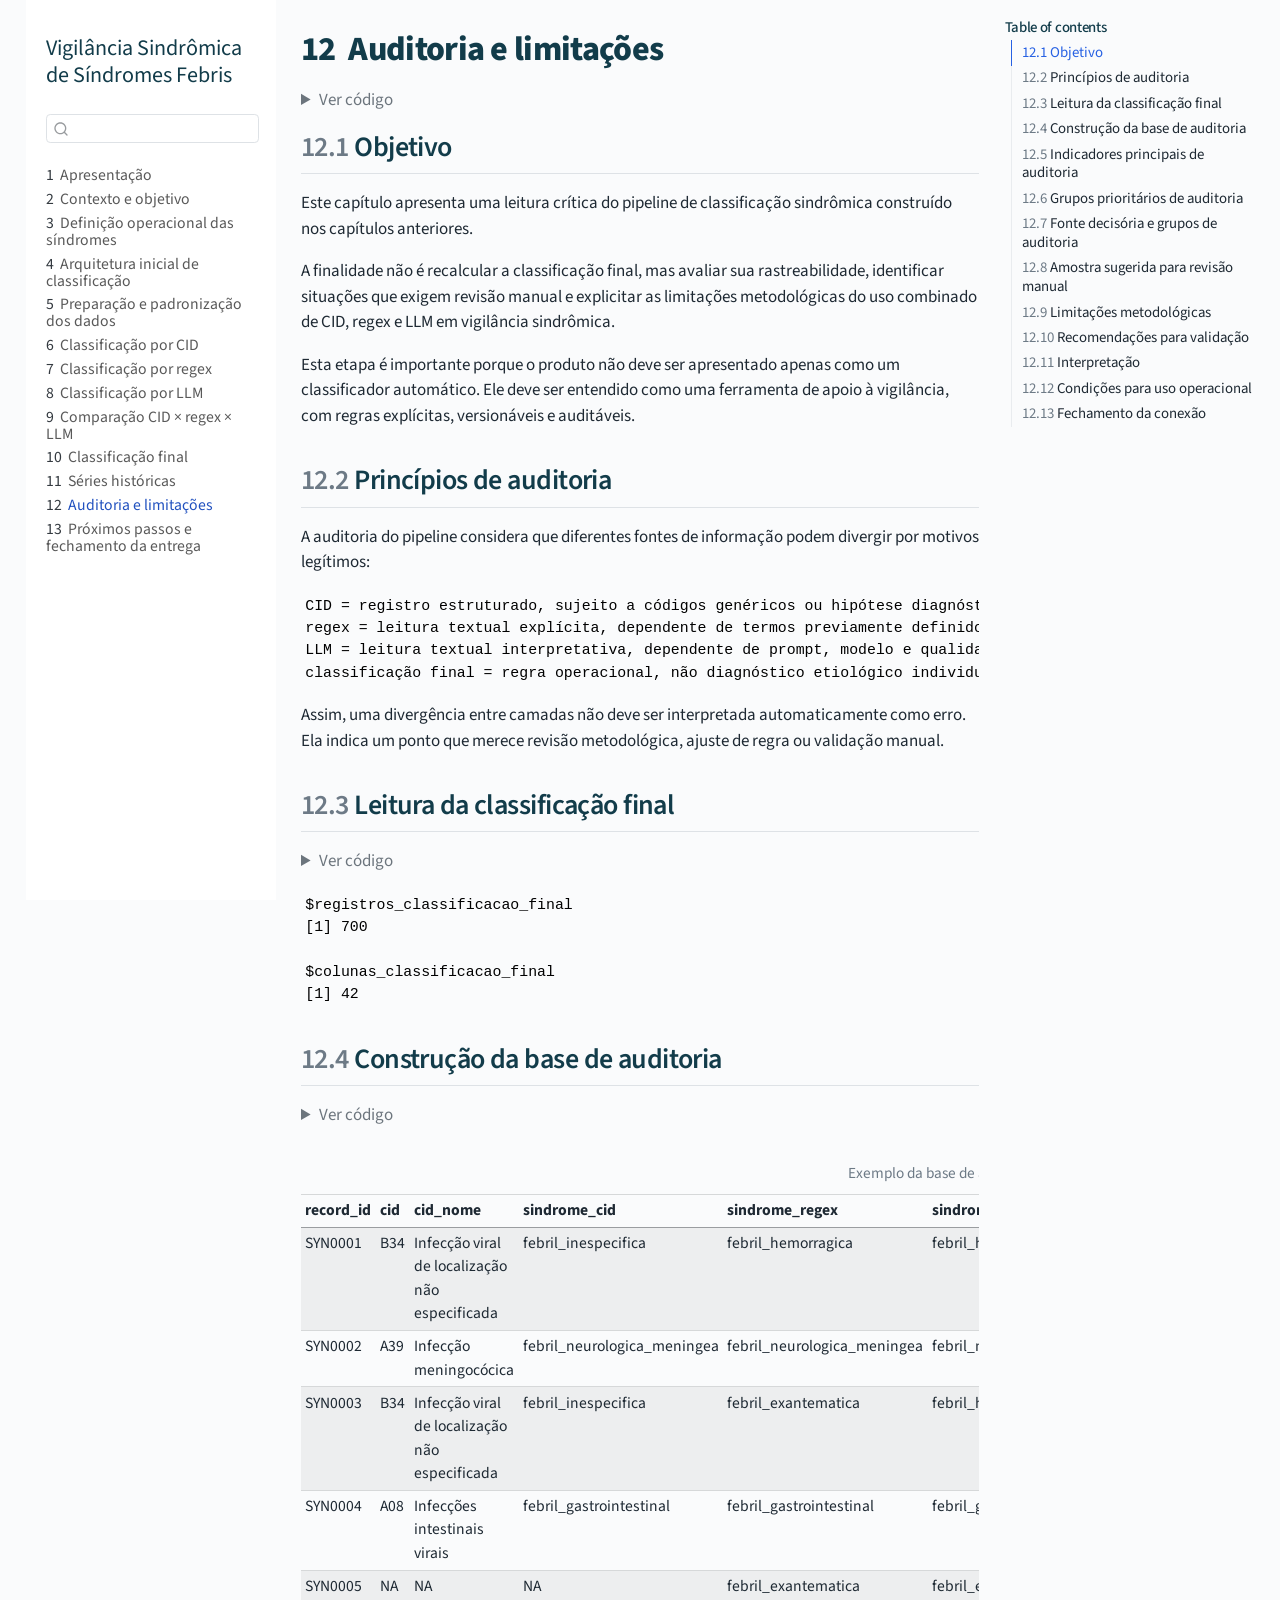
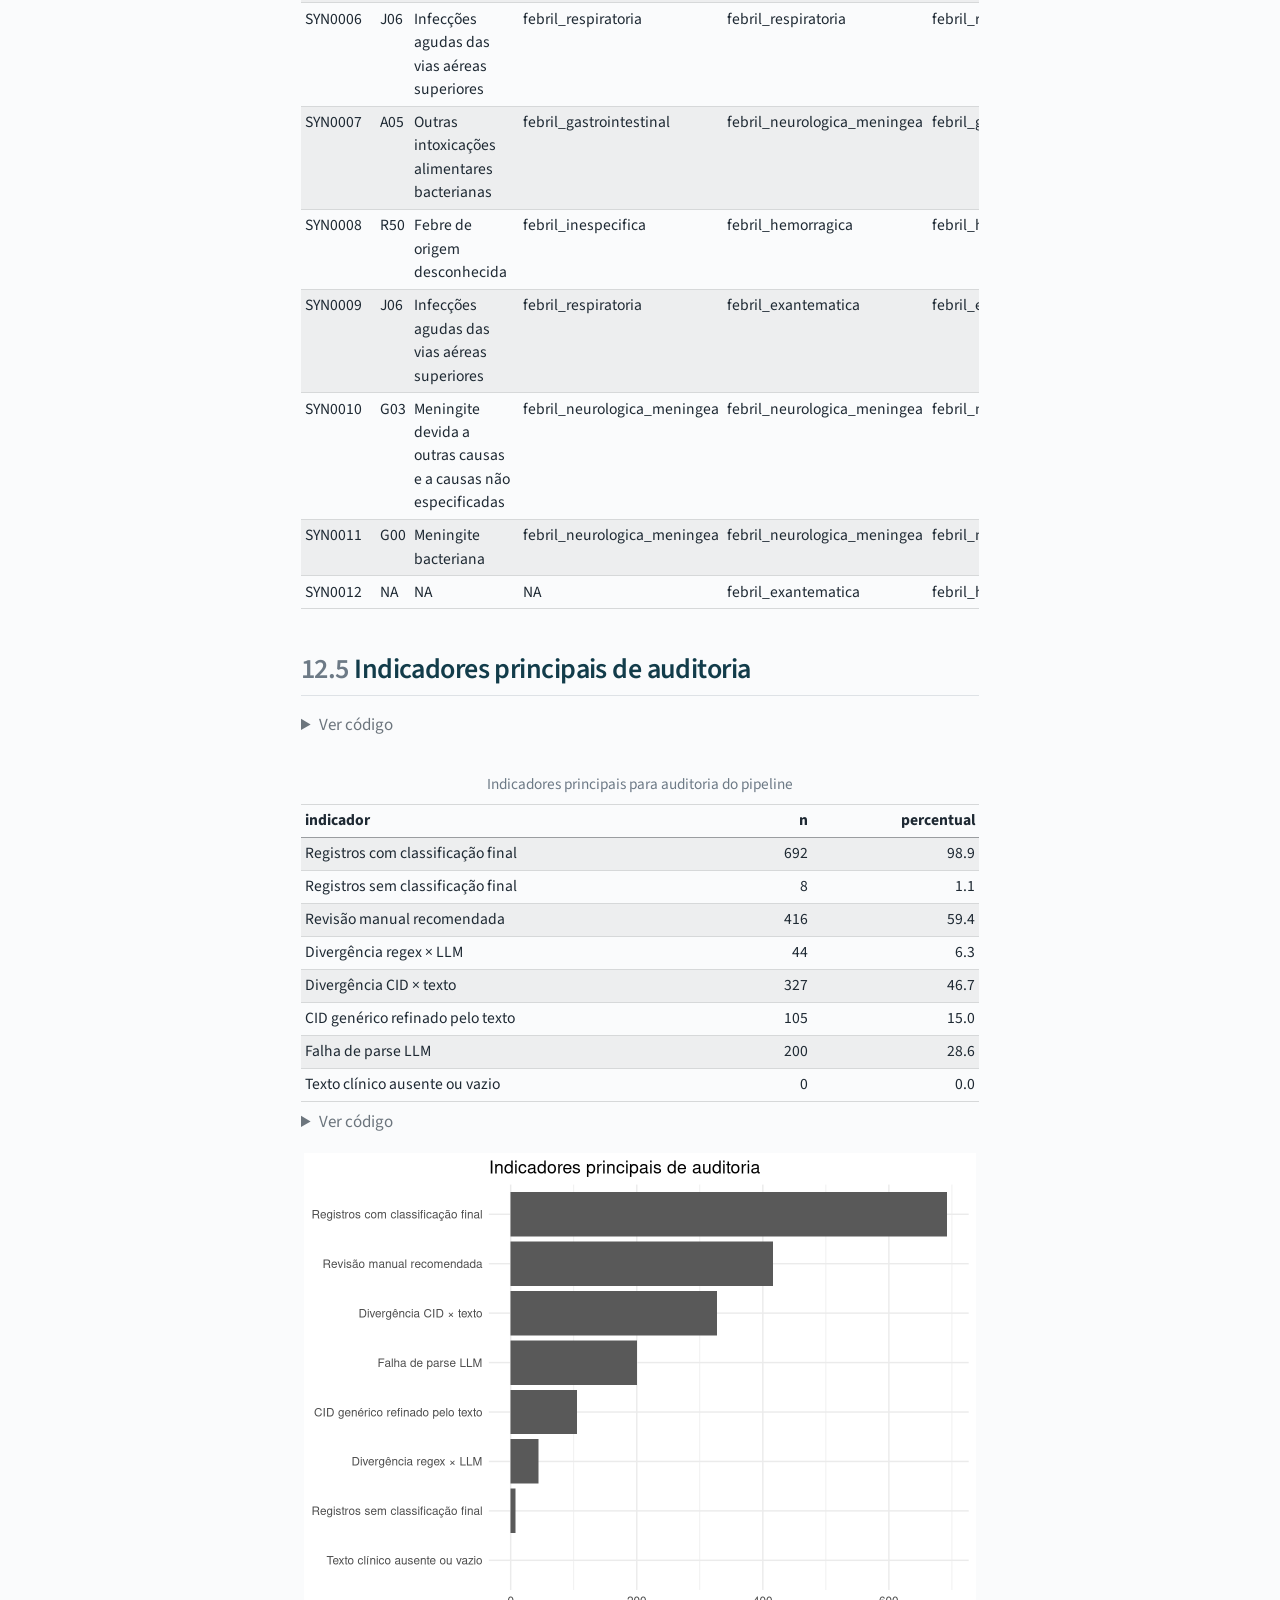
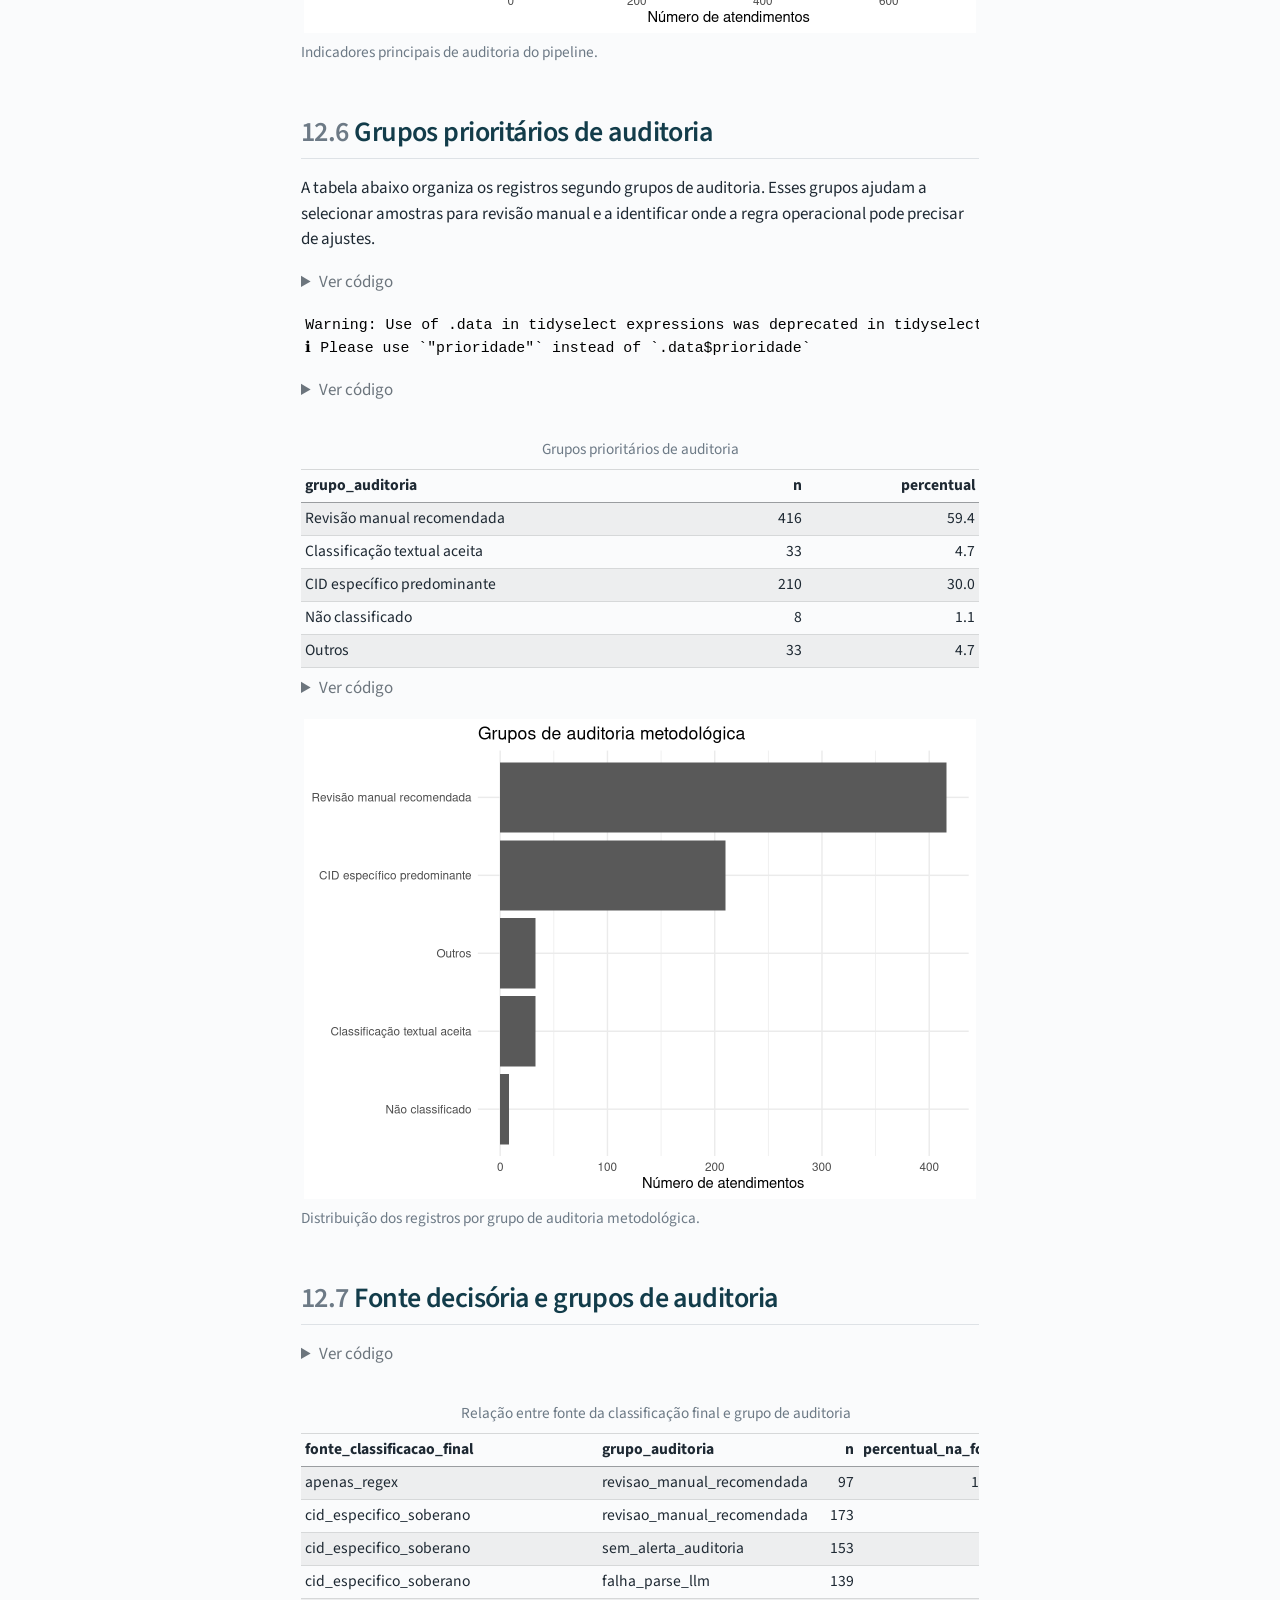
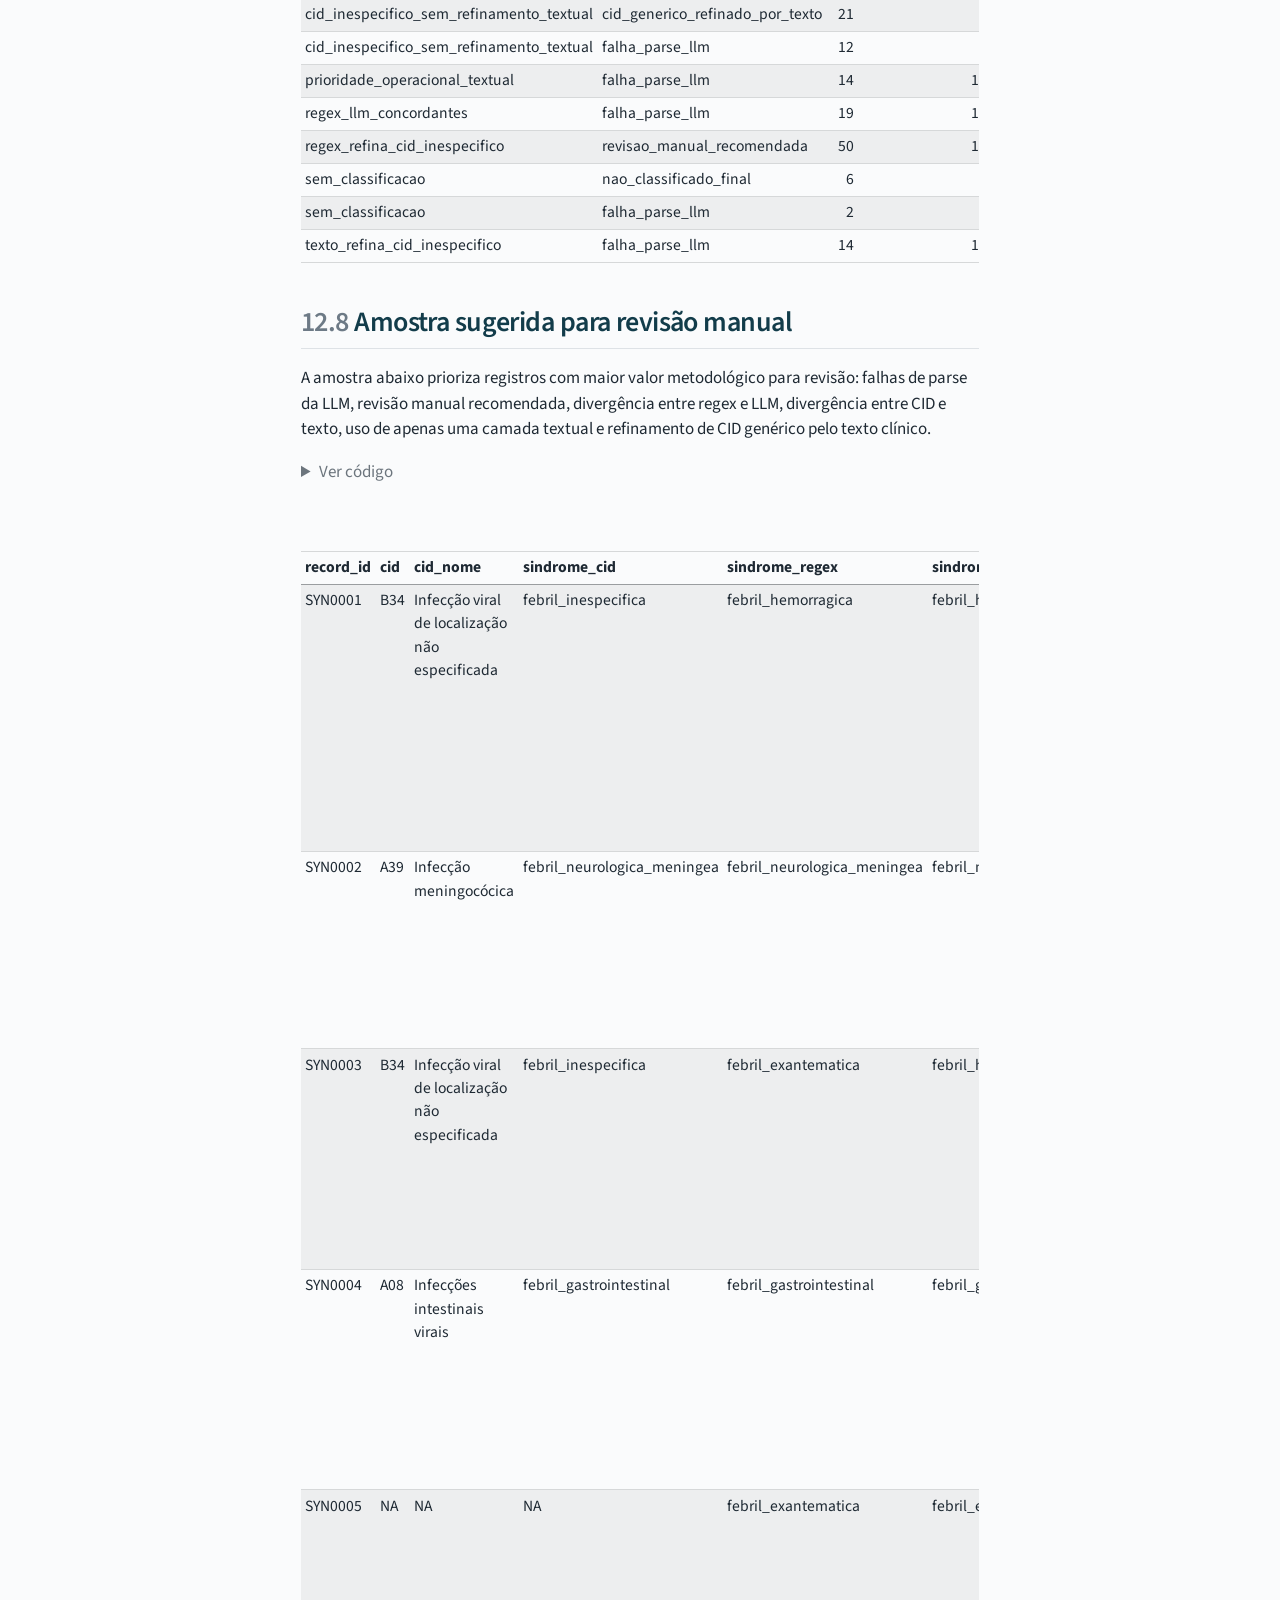
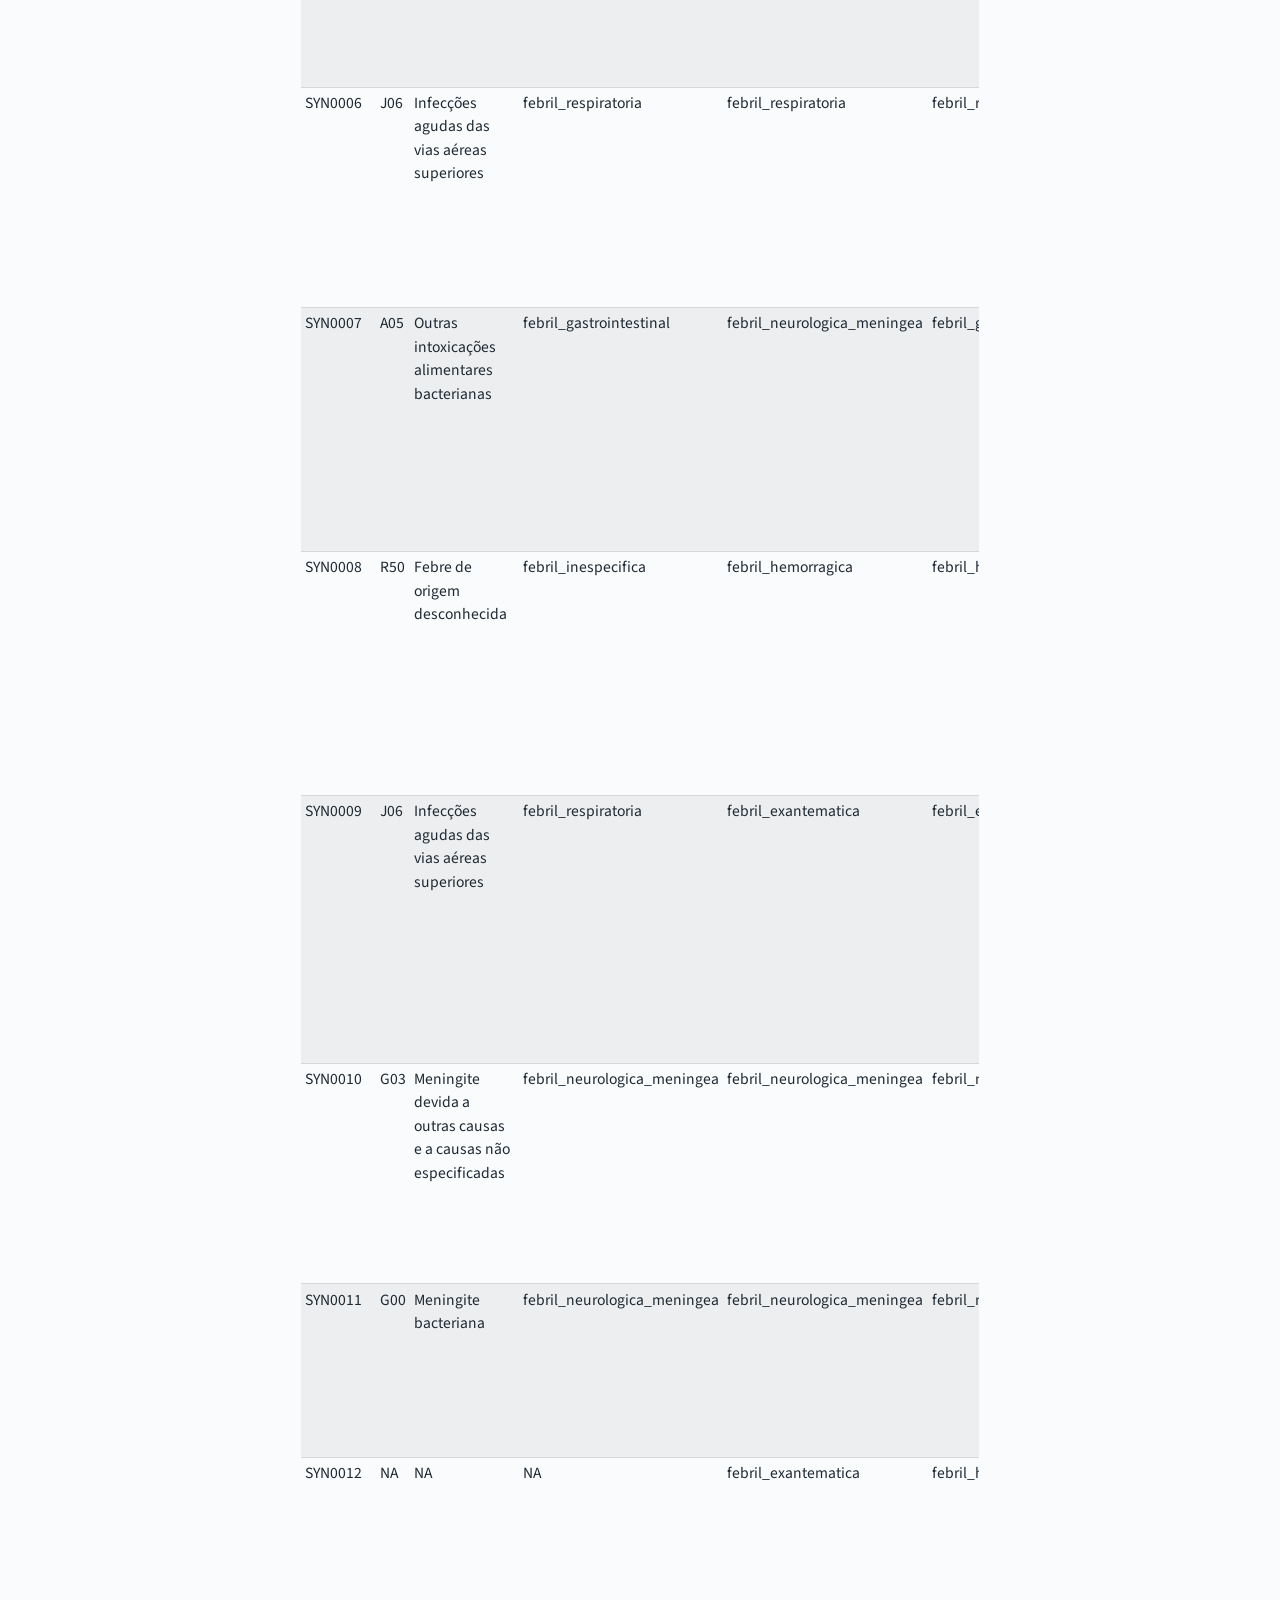
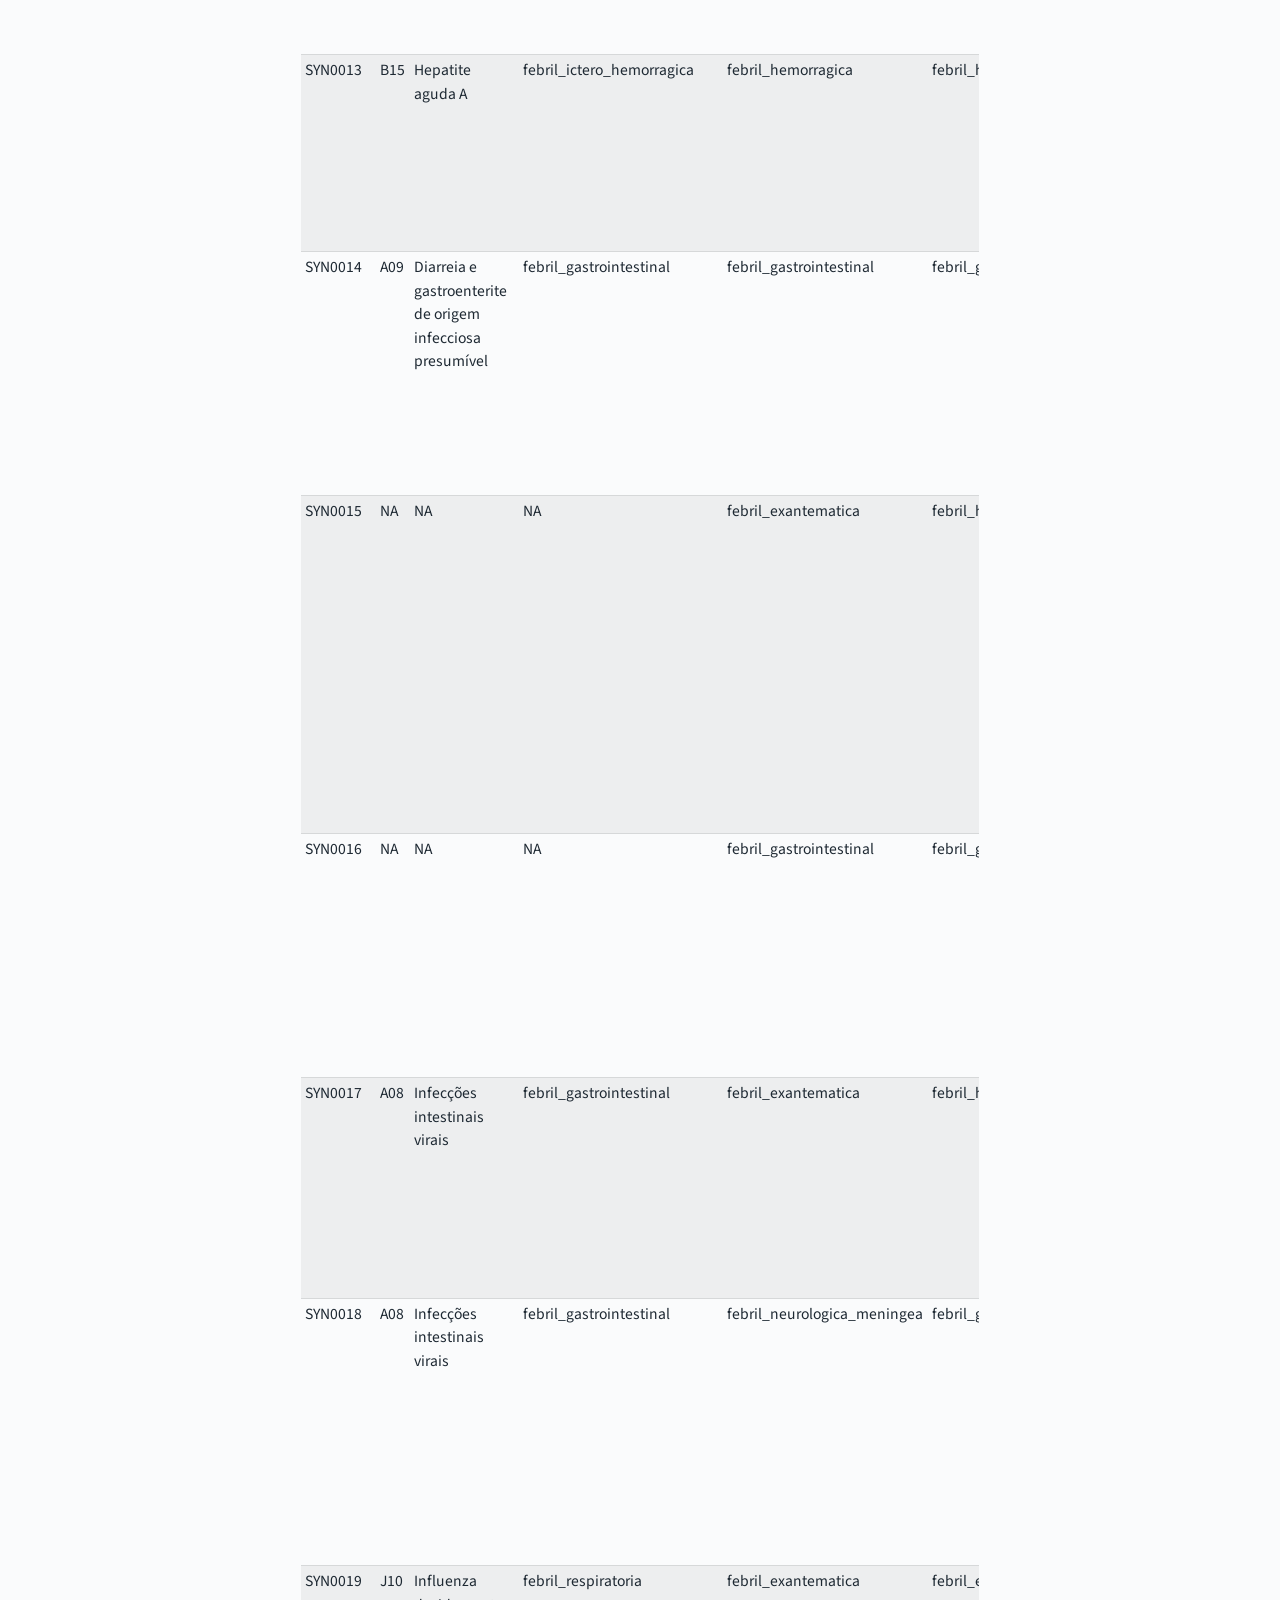
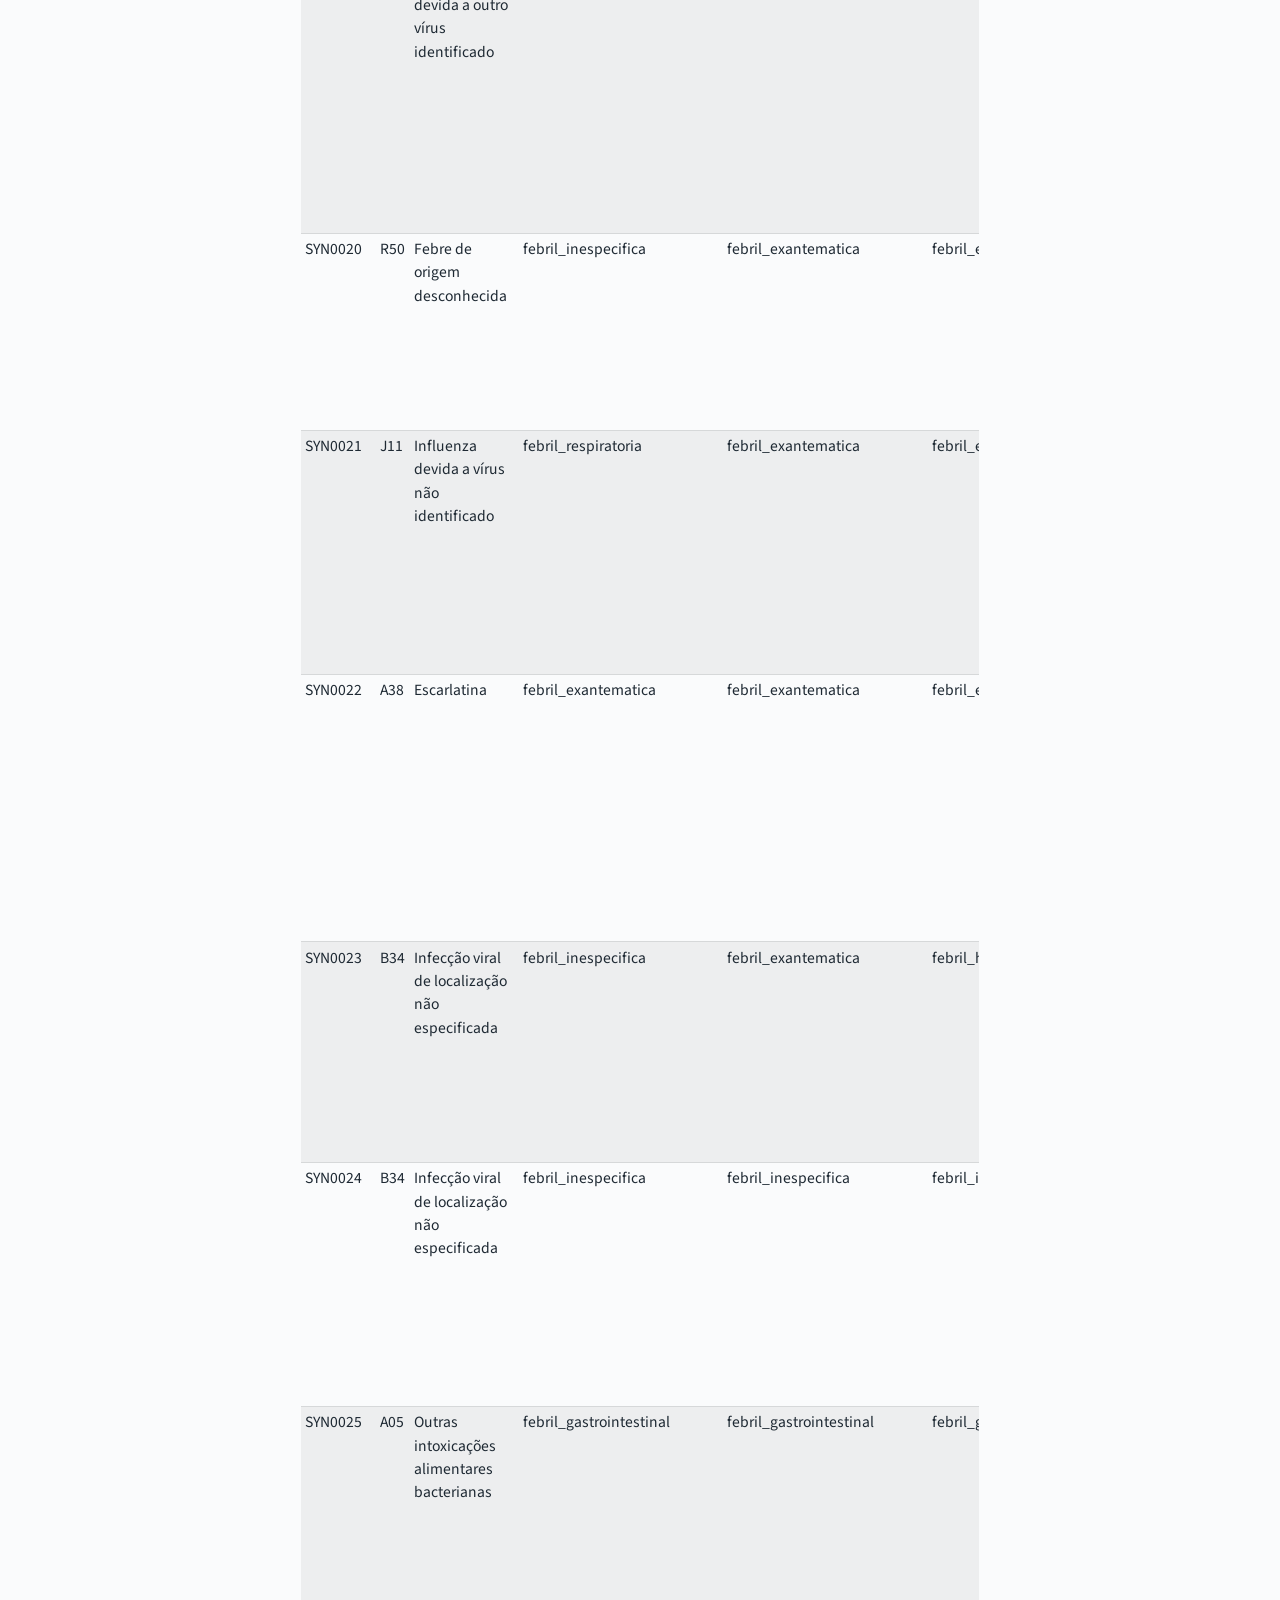
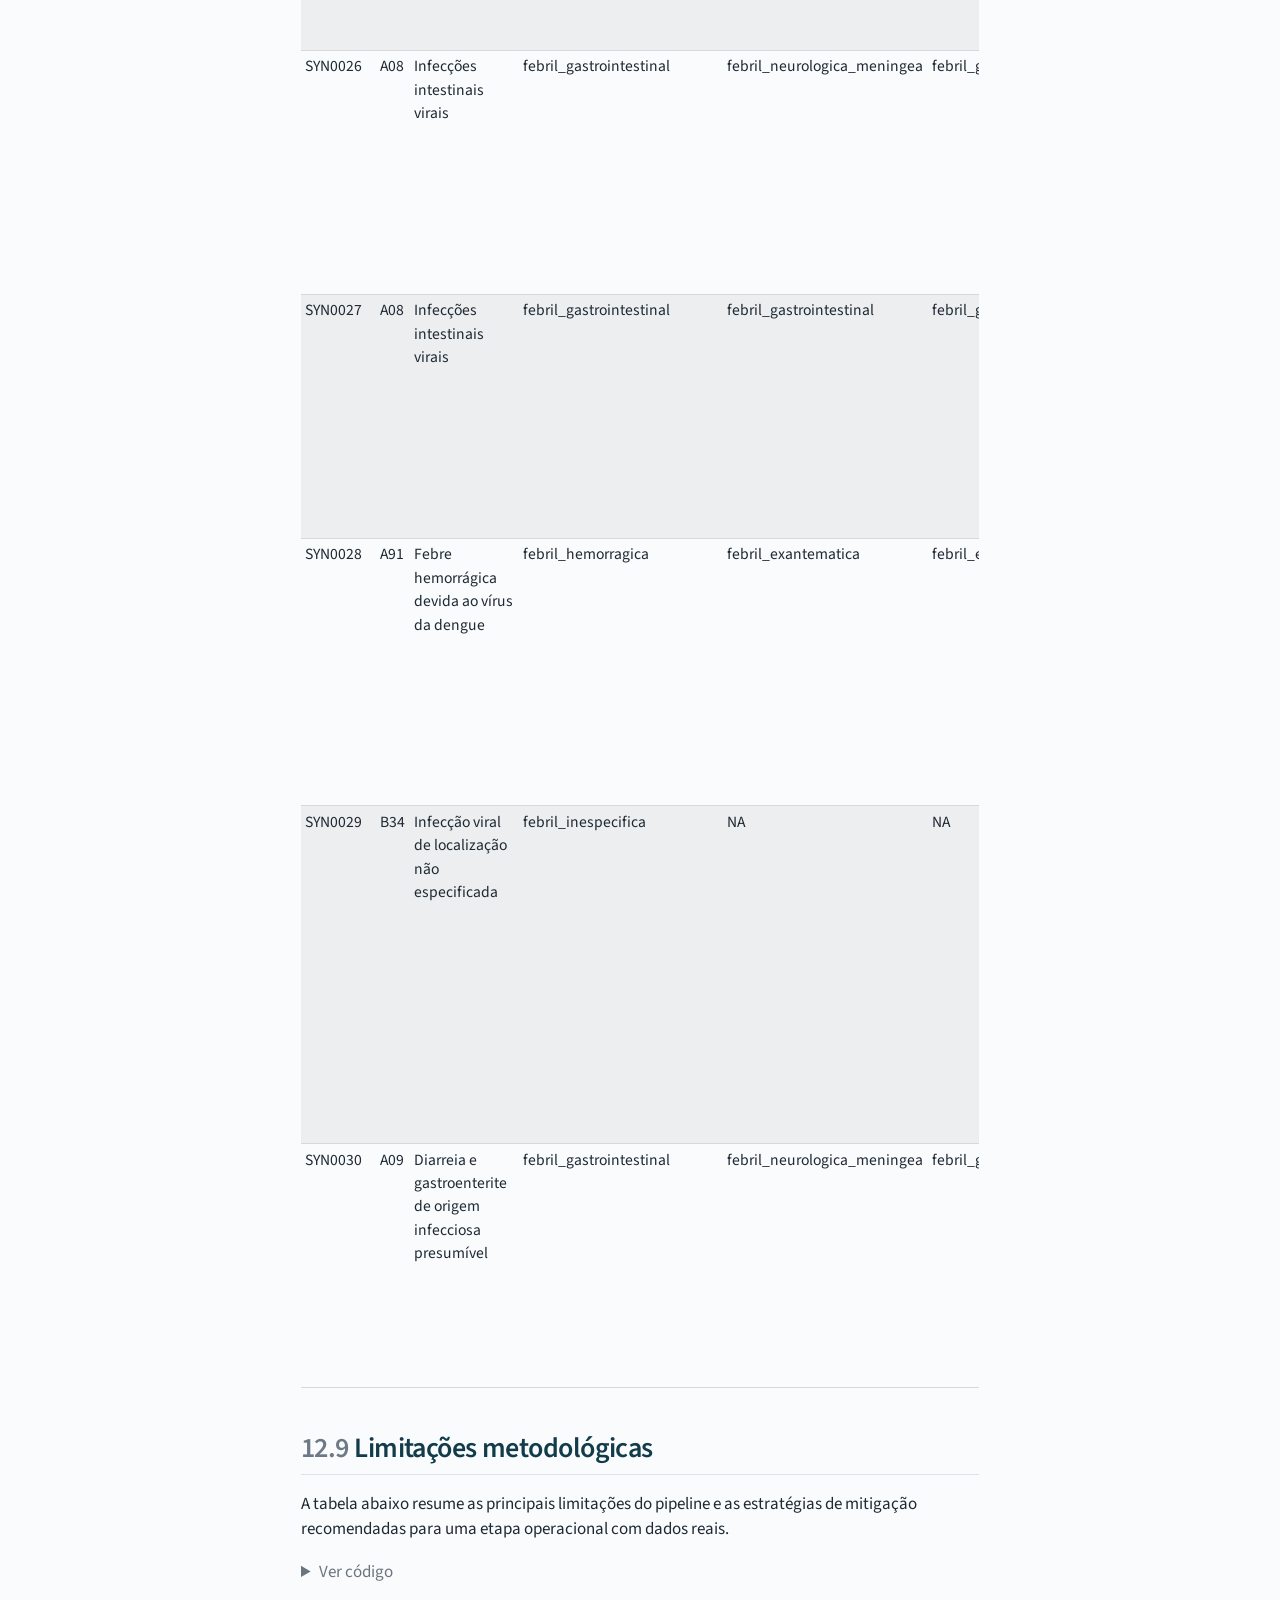
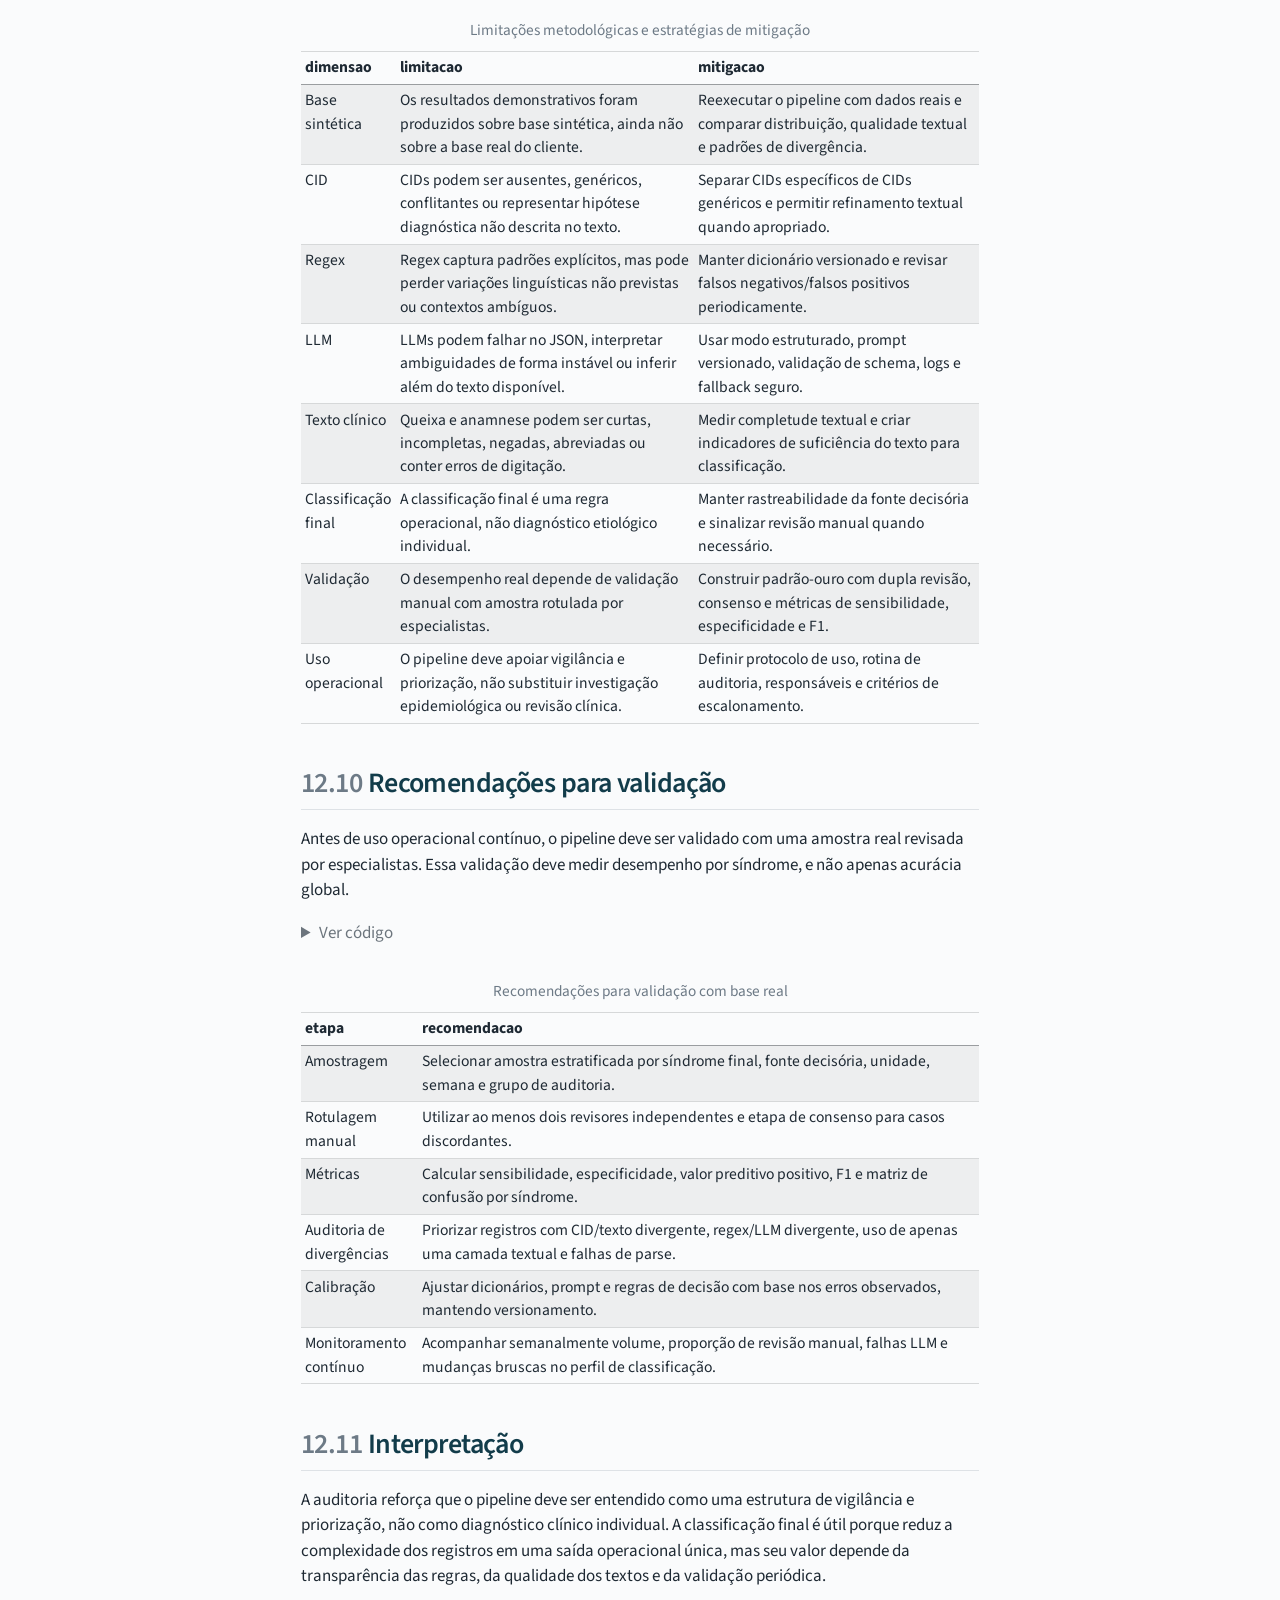
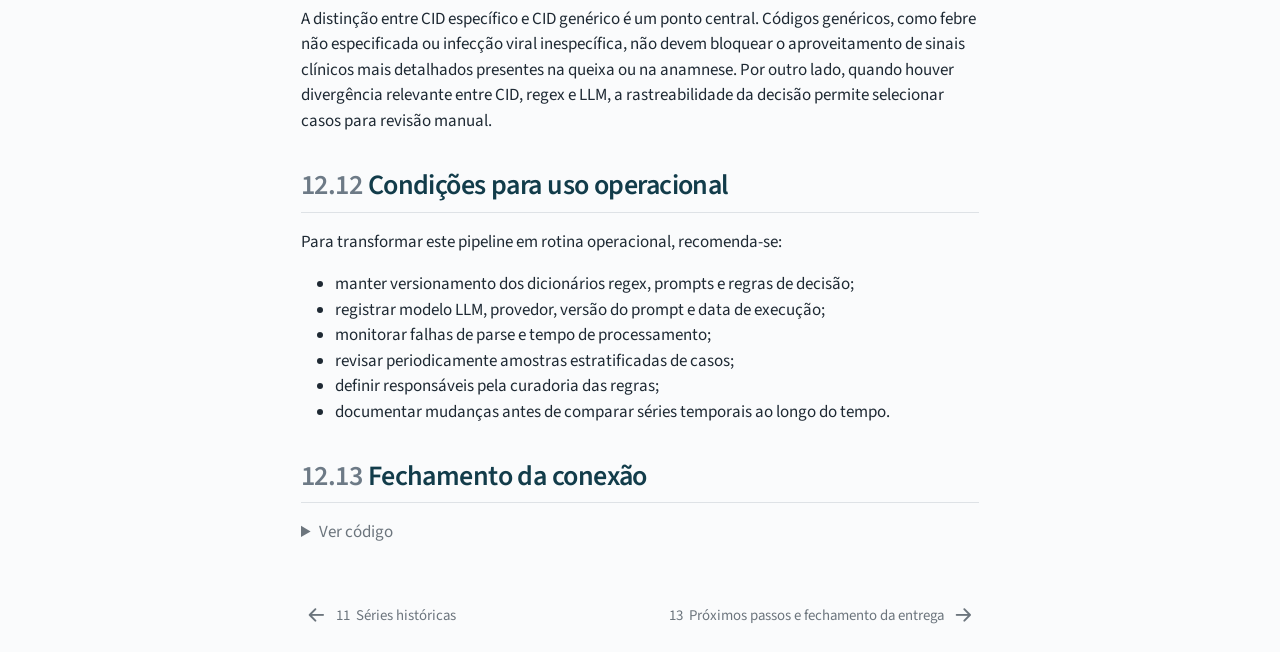
<file: _book/11-auditoria-limitacoes.html>
<!DOCTYPE html>
<html xmlns="http://www.w3.org/1999/xhtml" lang="en" xml:lang="en"><head>

<meta charset="utf-8">
<meta name="generator" content="quarto-1.8.26">

<meta name="viewport" content="width=device-width, initial-scale=1.0, user-scalable=yes">


<title>12&nbsp; Auditoria e limitações – Vigilância Sindrômica de Síndromes Febris</title>
<style>
code{white-space: pre-wrap;}
span.smallcaps{font-variant: small-caps;}
div.columns{display: flex; gap: min(4vw, 1.5em);}
div.column{flex: auto; overflow-x: auto;}
div.hanging-indent{margin-left: 1.5em; text-indent: -1.5em;}
ul.task-list{list-style: none;}
ul.task-list li input[type="checkbox"] {
  width: 0.8em;
  margin: 0 0.8em 0.2em -1em; /* quarto-specific, see https://github.com/quarto-dev/quarto-cli/issues/4556 */ 
  vertical-align: middle;
}
/* CSS for syntax highlighting */
html { -webkit-text-size-adjust: 100%; }
pre > code.sourceCode { white-space: pre; position: relative; }
pre > code.sourceCode > span { display: inline-block; line-height: 1.25; }
pre > code.sourceCode > span:empty { height: 1.2em; }
.sourceCode { overflow: visible; }
code.sourceCode > span { color: inherit; text-decoration: inherit; }
div.sourceCode { margin: 1em 0; }
pre.sourceCode { margin: 0; }
@media screen {
div.sourceCode { overflow: auto; }
}
@media print {
pre > code.sourceCode { white-space: pre-wrap; }
pre > code.sourceCode > span { text-indent: -5em; padding-left: 5em; }
}
pre.numberSource code
  { counter-reset: source-line 0; }
pre.numberSource code > span
  { position: relative; left: -4em; counter-increment: source-line; }
pre.numberSource code > span > a:first-child::before
  { content: counter(source-line);
    position: relative; left: -1em; text-align: right; vertical-align: baseline;
    border: none; display: inline-block;
    -webkit-touch-callout: none; -webkit-user-select: none;
    -khtml-user-select: none; -moz-user-select: none;
    -ms-user-select: none; user-select: none;
    padding: 0 4px; width: 4em;
  }
pre.numberSource { margin-left: 3em;  padding-left: 4px; }
div.sourceCode
  {   }
@media screen {
pre > code.sourceCode > span > a:first-child::before { text-decoration: underline; }
}
</style>


<script src="site_libs/quarto-nav/quarto-nav.js"></script>
<script src="site_libs/quarto-nav/headroom.min.js"></script>
<script src="site_libs/clipboard/clipboard.min.js"></script>
<script src="site_libs/quarto-search/autocomplete.umd.js"></script>
<script src="site_libs/quarto-search/fuse.min.js"></script>
<script src="site_libs/quarto-search/quarto-search.js"></script>
<meta name="quarto:offset" content="./">
<link href="./12-proximos-passos-produto.html" rel="next">
<link href="./10-series-historicas.html" rel="prev">
<script src="site_libs/quarto-html/quarto.js" type="module"></script>
<script src="site_libs/quarto-html/tabsets/tabsets.js" type="module"></script>
<script src="site_libs/quarto-html/axe/axe-check.js" type="module"></script>
<script src="site_libs/quarto-html/popper.min.js"></script>
<script src="site_libs/quarto-html/tippy.umd.min.js"></script>
<script src="site_libs/quarto-html/anchor.min.js"></script>
<link href="site_libs/quarto-html/tippy.css" rel="stylesheet">
<link href="site_libs/quarto-html/quarto-syntax-highlighting-587c61ba64f3a5504c4d52d930310e48.css" rel="stylesheet" id="quarto-text-highlighting-styles">
<script src="site_libs/bootstrap/bootstrap.min.js"></script>
<link href="site_libs/bootstrap/bootstrap-icons.css" rel="stylesheet">
<link href="site_libs/bootstrap/bootstrap-0e03cfb9dbb0624f7d4637f4d44cdad8.min.css" rel="stylesheet" append-hash="true" id="quarto-bootstrap" data-mode="light">
<script id="quarto-search-options" type="application/json">{
  "location": "sidebar",
  "copy-button": false,
  "collapse-after": 3,
  "panel-placement": "start",
  "type": "textbox",
  "limit": 50,
  "keyboard-shortcut": [
    "f",
    "/",
    "s"
  ],
  "show-item-context": false,
  "language": {
    "search-no-results-text": "No results",
    "search-matching-documents-text": "matching documents",
    "search-copy-link-title": "Copy link to search",
    "search-hide-matches-text": "Hide additional matches",
    "search-more-match-text": "more match in this document",
    "search-more-matches-text": "more matches in this document",
    "search-clear-button-title": "Clear",
    "search-text-placeholder": "",
    "search-detached-cancel-button-title": "Cancel",
    "search-submit-button-title": "Submit",
    "search-label": "Search"
  }
}</script>


<link rel="stylesheet" href="assets/styles.css">
</head>

<body class="nav-sidebar floating quarto-light">

<div id="quarto-search-results"></div>
  <header id="quarto-header" class="headroom fixed-top">
  <nav class="quarto-secondary-nav">
    <div class="container-fluid d-flex">
      <button type="button" class="quarto-btn-toggle btn" data-bs-toggle="collapse" role="button" data-bs-target=".quarto-sidebar-collapse-item" aria-controls="quarto-sidebar" aria-expanded="false" aria-label="Toggle sidebar navigation" onclick="if (window.quartoToggleHeadroom) { window.quartoToggleHeadroom(); }">
        <i class="bi bi-layout-text-sidebar-reverse"></i>
      </button>
        <nav class="quarto-page-breadcrumbs" aria-label="breadcrumb"><ol class="breadcrumb"><li class="breadcrumb-item"><a href="./11-auditoria-limitacoes.html"><span class="chapter-number">12</span>&nbsp; <span class="chapter-title">Auditoria e limitações</span></a></li></ol></nav>
        <a class="flex-grow-1" role="navigation" data-bs-toggle="collapse" data-bs-target=".quarto-sidebar-collapse-item" aria-controls="quarto-sidebar" aria-expanded="false" aria-label="Toggle sidebar navigation" onclick="if (window.quartoToggleHeadroom) { window.quartoToggleHeadroom(); }">      
        </a>
      <button type="button" class="btn quarto-search-button" aria-label="Search" onclick="window.quartoOpenSearch();">
        <i class="bi bi-search"></i>
      </button>
    </div>
  </nav>
</header>
<!-- content -->
<div id="quarto-content" class="quarto-container page-columns page-rows-contents page-layout-article">
<!-- sidebar -->
  <nav id="quarto-sidebar" class="sidebar collapse collapse-horizontal quarto-sidebar-collapse-item sidebar-navigation floating overflow-auto">
    <div class="pt-lg-2 mt-2 text-left sidebar-header">
    <div class="sidebar-title mb-0 py-0">
      <a href="./">Vigilância Sindrômica de Síndromes Febris</a> 
    </div>
      </div>
        <div class="mt-2 flex-shrink-0 align-items-center">
        <div class="sidebar-search">
        <div id="quarto-search" class="" title="Search"></div>
        </div>
        </div>
    <div class="sidebar-menu-container"> 
    <ul class="list-unstyled mt-1">
        <li class="sidebar-item">
  <div class="sidebar-item-container"> 
  <a href="./index.html" class="sidebar-item-text sidebar-link">
 <span class="menu-text"><span class="chapter-number">1</span>&nbsp; <span class="chapter-title">Apresentação</span></span></a>
  </div>
</li>
        <li class="sidebar-item">
  <div class="sidebar-item-container"> 
  <a href="./01-contexto.html" class="sidebar-item-text sidebar-link">
 <span class="menu-text"><span class="chapter-number">2</span>&nbsp; <span class="chapter-title">Contexto e objetivo</span></span></a>
  </div>
</li>
        <li class="sidebar-item">
  <div class="sidebar-item-container"> 
  <a href="./02-definicao-sindromes.html" class="sidebar-item-text sidebar-link">
 <span class="menu-text"><span class="chapter-number">3</span>&nbsp; <span class="chapter-title">Definição operacional das síndromes</span></span></a>
  </div>
</li>
        <li class="sidebar-item">
  <div class="sidebar-item-container"> 
  <a href="./03-arquitetura-classificacao.html" class="sidebar-item-text sidebar-link">
 <span class="menu-text"><span class="chapter-number">4</span>&nbsp; <span class="chapter-title">Arquitetura inicial de classificação</span></span></a>
  </div>
</li>
        <li class="sidebar-item">
  <div class="sidebar-item-container"> 
  <a href="./04-preparacao-dados.html" class="sidebar-item-text sidebar-link">
 <span class="menu-text"><span class="chapter-number">5</span>&nbsp; <span class="chapter-title">Preparação e padronização dos dados</span></span></a>
  </div>
</li>
        <li class="sidebar-item">
  <div class="sidebar-item-container"> 
  <a href="./05-classificacao-cid.html" class="sidebar-item-text sidebar-link">
 <span class="menu-text"><span class="chapter-number">6</span>&nbsp; <span class="chapter-title">Classificação por CID</span></span></a>
  </div>
</li>
        <li class="sidebar-item">
  <div class="sidebar-item-container"> 
  <a href="./06-classificacao-regex.html" class="sidebar-item-text sidebar-link">
 <span class="menu-text"><span class="chapter-number">7</span>&nbsp; <span class="chapter-title">Classificação por regex</span></span></a>
  </div>
</li>
        <li class="sidebar-item">
  <div class="sidebar-item-container"> 
  <a href="./07-classificacao-llm.html" class="sidebar-item-text sidebar-link">
 <span class="menu-text"><span class="chapter-number">8</span>&nbsp; <span class="chapter-title">Classificação por LLM</span></span></a>
  </div>
</li>
        <li class="sidebar-item">
  <div class="sidebar-item-container"> 
  <a href="./08-comparacao-cid-regex-llm.html" class="sidebar-item-text sidebar-link">
 <span class="menu-text"><span class="chapter-number">9</span>&nbsp; <span class="chapter-title">Comparação CID × regex × LLM</span></span></a>
  </div>
</li>
        <li class="sidebar-item">
  <div class="sidebar-item-container"> 
  <a href="./09-classificacao-final.html" class="sidebar-item-text sidebar-link">
 <span class="menu-text"><span class="chapter-number">10</span>&nbsp; <span class="chapter-title">Classificação final</span></span></a>
  </div>
</li>
        <li class="sidebar-item">
  <div class="sidebar-item-container"> 
  <a href="./10-series-historicas.html" class="sidebar-item-text sidebar-link">
 <span class="menu-text"><span class="chapter-number">11</span>&nbsp; <span class="chapter-title">Séries históricas</span></span></a>
  </div>
</li>
        <li class="sidebar-item">
  <div class="sidebar-item-container"> 
  <a href="./11-auditoria-limitacoes.html" class="sidebar-item-text sidebar-link active">
 <span class="menu-text"><span class="chapter-number">12</span>&nbsp; <span class="chapter-title">Auditoria e limitações</span></span></a>
  </div>
</li>
        <li class="sidebar-item">
  <div class="sidebar-item-container"> 
  <a href="./12-proximos-passos-produto.html" class="sidebar-item-text sidebar-link">
 <span class="menu-text"><span class="chapter-number">13</span>&nbsp; <span class="chapter-title">Próximos passos e fechamento da entrega</span></span></a>
  </div>
</li>
    </ul>
    </div>
</nav>
<div id="quarto-sidebar-glass" class="quarto-sidebar-collapse-item" data-bs-toggle="collapse" data-bs-target=".quarto-sidebar-collapse-item"></div>
<!-- margin-sidebar -->
    <div id="quarto-margin-sidebar" class="sidebar margin-sidebar">
        <nav id="TOC" role="doc-toc" class="toc-active">
    <h2 id="toc-title">Table of contents</h2>
   
  <ul>
  <li><a href="#objetivo" id="toc-objetivo" class="nav-link active" data-scroll-target="#objetivo"><span class="header-section-number">12.1</span> Objetivo</a></li>
  <li><a href="#princípios-de-auditoria" id="toc-princípios-de-auditoria" class="nav-link" data-scroll-target="#princípios-de-auditoria"><span class="header-section-number">12.2</span> Princípios de auditoria</a></li>
  <li><a href="#leitura-da-classificação-final" id="toc-leitura-da-classificação-final" class="nav-link" data-scroll-target="#leitura-da-classificação-final"><span class="header-section-number">12.3</span> Leitura da classificação final</a></li>
  <li><a href="#construção-da-base-de-auditoria" id="toc-construção-da-base-de-auditoria" class="nav-link" data-scroll-target="#construção-da-base-de-auditoria"><span class="header-section-number">12.4</span> Construção da base de auditoria</a></li>
  <li><a href="#indicadores-principais-de-auditoria" id="toc-indicadores-principais-de-auditoria" class="nav-link" data-scroll-target="#indicadores-principais-de-auditoria"><span class="header-section-number">12.5</span> Indicadores principais de auditoria</a></li>
  <li><a href="#grupos-prioritários-de-auditoria" id="toc-grupos-prioritários-de-auditoria" class="nav-link" data-scroll-target="#grupos-prioritários-de-auditoria"><span class="header-section-number">12.6</span> Grupos prioritários de auditoria</a></li>
  <li><a href="#fonte-decisória-e-grupos-de-auditoria" id="toc-fonte-decisória-e-grupos-de-auditoria" class="nav-link" data-scroll-target="#fonte-decisória-e-grupos-de-auditoria"><span class="header-section-number">12.7</span> Fonte decisória e grupos de auditoria</a></li>
  <li><a href="#amostra-sugerida-para-revisão-manual" id="toc-amostra-sugerida-para-revisão-manual" class="nav-link" data-scroll-target="#amostra-sugerida-para-revisão-manual"><span class="header-section-number">12.8</span> Amostra sugerida para revisão manual</a></li>
  <li><a href="#limitações-metodológicas" id="toc-limitações-metodológicas" class="nav-link" data-scroll-target="#limitações-metodológicas"><span class="header-section-number">12.9</span> Limitações metodológicas</a></li>
  <li><a href="#recomendações-para-validação" id="toc-recomendações-para-validação" class="nav-link" data-scroll-target="#recomendações-para-validação"><span class="header-section-number">12.10</span> Recomendações para validação</a></li>
  <li><a href="#interpretação" id="toc-interpretação" class="nav-link" data-scroll-target="#interpretação"><span class="header-section-number">12.11</span> Interpretação</a></li>
  <li><a href="#condições-para-uso-operacional" id="toc-condições-para-uso-operacional" class="nav-link" data-scroll-target="#condições-para-uso-operacional"><span class="header-section-number">12.12</span> Condições para uso operacional</a></li>
  <li><a href="#fechamento-da-conexão" id="toc-fechamento-da-conexão" class="nav-link" data-scroll-target="#fechamento-da-conexão"><span class="header-section-number">12.13</span> Fechamento da conexão</a></li>
  </ul>
</nav>
    </div>
<!-- main -->
<main class="content" id="quarto-document-content">

<header id="title-block-header" class="quarto-title-block default">
<div class="quarto-title">
<h1 class="title"><span class="chapter-number">12</span>&nbsp; <span class="chapter-title">Auditoria e limitações</span></h1>
</div>



<div class="quarto-title-meta">

    
  
    
  </div>
  


</header>


<div class="cell">
<details class="code-fold">
<summary>Ver código</summary>
<div class="code-copy-outer-scaffold"><div class="sourceCode cell-code" id="cb1"><pre class="sourceCode r code-with-copy"><code class="sourceCode r"><span id="cb1-1"><a href="#cb1-1" aria-hidden="true" tabindex="-1"></a><span class="fu">source</span>(<span class="st">"R/00_pacotes.R"</span>)</span>
<span id="cb1-2"><a href="#cb1-2" aria-hidden="true" tabindex="-1"></a><span class="fu">source</span>(<span class="st">"R/04_duckdb.R"</span>)</span>
<span id="cb1-3"><a href="#cb1-3" aria-hidden="true" tabindex="-1"></a><span class="fu">source</span>(<span class="st">"R/12_auditoria_limitacoes.R"</span>)</span></code></pre></div><button title="Copy to Clipboard" class="code-copy-button"><i class="bi"></i></button></div>
</details>
</div>
<section id="objetivo" class="level2" data-number="12.1">
<h2 data-number="12.1" class="anchored" data-anchor-id="objetivo"><span class="header-section-number">12.1</span> Objetivo</h2>
<p>Este capítulo apresenta uma leitura crítica do pipeline de classificação sindrômica construído nos capítulos anteriores.</p>
<p>A finalidade não é recalcular a classificação final, mas avaliar sua rastreabilidade, identificar situações que exigem revisão manual e explicitar as limitações metodológicas do uso combinado de CID, regex e LLM em vigilância sindrômica.</p>
<p>Esta etapa é importante porque o produto não deve ser apresentado apenas como um classificador automático. Ele deve ser entendido como uma ferramenta de apoio à vigilância, com regras explícitas, versionáveis e auditáveis.</p>
</section>
<section id="princípios-de-auditoria" class="level2" data-number="12.2">
<h2 data-number="12.2" class="anchored" data-anchor-id="princípios-de-auditoria"><span class="header-section-number">12.2</span> Princípios de auditoria</h2>
<p>A auditoria do pipeline considera que diferentes fontes de informação podem divergir por motivos legítimos:</p>
<pre class="text"><code>CID = registro estruturado, sujeito a códigos genéricos ou hipótese diagnóstica ampla
regex = leitura textual explícita, dependente de termos previamente definidos
LLM = leitura textual interpretativa, dependente de prompt, modelo e qualidade do texto
classificação final = regra operacional, não diagnóstico etiológico individual</code></pre>
<p>Assim, uma divergência entre camadas não deve ser interpretada automaticamente como erro. Ela indica um ponto que merece revisão metodológica, ajuste de regra ou validação manual.</p>
</section>
<section id="leitura-da-classificação-final" class="level2" data-number="12.3">
<h2 data-number="12.3" class="anchored" data-anchor-id="leitura-da-classificação-final"><span class="header-section-number">12.3</span> Leitura da classificação final</h2>
<div class="cell">
<details class="code-fold">
<summary>Ver código</summary>
<div class="code-copy-outer-scaffold"><div class="sourceCode cell-code" id="cb3"><pre class="sourceCode r code-with-copy"><code class="sourceCode r"><span id="cb3-1"><a href="#cb3-1" aria-hidden="true" tabindex="-1"></a>con <span class="ot">&lt;-</span> <span class="fu">connect_duckdb</span>()</span>
<span id="cb3-2"><a href="#cb3-2" aria-hidden="true" tabindex="-1"></a><span class="fu">init_duckdb_schema</span>(con)</span>
<span id="cb3-3"><a href="#cb3-3" aria-hidden="true" tabindex="-1"></a></span>
<span id="cb3-4"><a href="#cb3-4" aria-hidden="true" tabindex="-1"></a>classificacao_final <span class="ot">&lt;-</span> <span class="fu">read_classificacao_final</span>(con)</span>
<span id="cb3-5"><a href="#cb3-5" aria-hidden="true" tabindex="-1"></a></span>
<span id="cb3-6"><a href="#cb3-6" aria-hidden="true" tabindex="-1"></a><span class="fu">list</span>(</span>
<span id="cb3-7"><a href="#cb3-7" aria-hidden="true" tabindex="-1"></a>  <span class="at">registros_classificacao_final =</span> <span class="fu">nrow</span>(classificacao_final),</span>
<span id="cb3-8"><a href="#cb3-8" aria-hidden="true" tabindex="-1"></a>  <span class="at">colunas_classificacao_final =</span> <span class="fu">ncol</span>(classificacao_final)</span>
<span id="cb3-9"><a href="#cb3-9" aria-hidden="true" tabindex="-1"></a>)</span></code></pre></div><button title="Copy to Clipboard" class="code-copy-button"><i class="bi"></i></button></div>
</details>
<div class="cell-output cell-output-stdout">
<pre><code>$registros_classificacao_final
[1] 700

$colunas_classificacao_final
[1] 42</code></pre>
</div>
</div>
</section>
<section id="construção-da-base-de-auditoria" class="level2" data-number="12.4">
<h2 data-number="12.4" class="anchored" data-anchor-id="construção-da-base-de-auditoria"><span class="header-section-number">12.4</span> Construção da base de auditoria</h2>
<div class="cell">
<details class="code-fold">
<summary>Ver código</summary>
<div class="code-copy-outer-scaffold"><div class="sourceCode cell-code" id="cb5"><pre class="sourceCode r code-with-copy"><code class="sourceCode r"><span id="cb5-1"><a href="#cb5-1" aria-hidden="true" tabindex="-1"></a>base_auditoria <span class="ot">&lt;-</span> <span class="fu">build_base_auditoria</span>(classificacao_final)</span>
<span id="cb5-2"><a href="#cb5-2" aria-hidden="true" tabindex="-1"></a></span>
<span id="cb5-3"><a href="#cb5-3" aria-hidden="true" tabindex="-1"></a>knitr<span class="sc">::</span><span class="fu">kable</span>(</span>
<span id="cb5-4"><a href="#cb5-4" aria-hidden="true" tabindex="-1"></a>  base_auditoria <span class="sc">|&gt;</span></span>
<span id="cb5-5"><a href="#cb5-5" aria-hidden="true" tabindex="-1"></a>    dplyr<span class="sc">::</span><span class="fu">select</span>(</span>
<span id="cb5-6"><a href="#cb5-6" aria-hidden="true" tabindex="-1"></a>      record_id,</span>
<span id="cb5-7"><a href="#cb5-7" aria-hidden="true" tabindex="-1"></a>      dplyr<span class="sc">::</span><span class="fu">any_of</span>(<span class="fu">c</span>(<span class="st">"cid"</span>, <span class="st">"cid_nome"</span>)),</span>
<span id="cb5-8"><a href="#cb5-8" aria-hidden="true" tabindex="-1"></a>      sindrome_cid,</span>
<span id="cb5-9"><a href="#cb5-9" aria-hidden="true" tabindex="-1"></a>      sindrome_regex,</span>
<span id="cb5-10"><a href="#cb5-10" aria-hidden="true" tabindex="-1"></a>      sindrome_llm,</span>
<span id="cb5-11"><a href="#cb5-11" aria-hidden="true" tabindex="-1"></a>      sindrome_final,</span>
<span id="cb5-12"><a href="#cb5-12" aria-hidden="true" tabindex="-1"></a>      fonte_classificacao_final,</span>
<span id="cb5-13"><a href="#cb5-13" aria-hidden="true" tabindex="-1"></a>      grupo_auditoria</span>
<span id="cb5-14"><a href="#cb5-14" aria-hidden="true" tabindex="-1"></a>    ) <span class="sc">|&gt;</span></span>
<span id="cb5-15"><a href="#cb5-15" aria-hidden="true" tabindex="-1"></a>    dplyr<span class="sc">::</span><span class="fu">slice_head</span>(<span class="at">n =</span> <span class="dv">12</span>),</span>
<span id="cb5-16"><a href="#cb5-16" aria-hidden="true" tabindex="-1"></a>  <span class="at">caption =</span> <span class="st">"Exemplo da base de auditoria metodológica"</span></span>
<span id="cb5-17"><a href="#cb5-17" aria-hidden="true" tabindex="-1"></a>)</span></code></pre></div><button title="Copy to Clipboard" class="code-copy-button"><i class="bi"></i></button></div>
</details>
<div class="cell-output-display">
<table class="caption-top table table-sm table-striped small">
<caption>Exemplo da base de auditoria metodológica</caption>
<colgroup>
<col style="width: 4%">
<col style="width: 1%">
<col style="width: 26%">
<col style="width: 11%">
<col style="width: 11%">
<col style="width: 11%">
<col style="width: 11%">
<col style="width: 13%">
<col style="width: 6%">
</colgroup>
<thead>
<tr class="header">
<th style="text-align: left;">record_id</th>
<th style="text-align: left;">cid</th>
<th style="text-align: left;">cid_nome</th>
<th style="text-align: left;">sindrome_cid</th>
<th style="text-align: left;">sindrome_regex</th>
<th style="text-align: left;">sindrome_llm</th>
<th style="text-align: left;">sindrome_final</th>
<th style="text-align: left;">fonte_classificacao_final</th>
<th style="text-align: left;">grupo_auditoria</th>
</tr>
</thead>
<tbody>
<tr class="odd">
<td style="text-align: left;">SYN0001</td>
<td style="text-align: left;">B34</td>
<td style="text-align: left;">Infecção viral de localização não especificada</td>
<td style="text-align: left;">febril_inespecifica</td>
<td style="text-align: left;">febril_hemorragica</td>
<td style="text-align: left;">febril_hemorragica</td>
<td style="text-align: left;">febril_hemorragica</td>
<td style="text-align: left;">texto_refina_cid_inespecifico</td>
<td style="text-align: left;">falha_parse_llm</td>
</tr>
<tr class="even">
<td style="text-align: left;">SYN0002</td>
<td style="text-align: left;">A39</td>
<td style="text-align: left;">Infecção meningocócica</td>
<td style="text-align: left;">febril_neurologica_meningea</td>
<td style="text-align: left;">febril_neurologica_meningea</td>
<td style="text-align: left;">febril_neurologica_meningea</td>
<td style="text-align: left;">febril_neurologica_meningea</td>
<td style="text-align: left;">cid_especifico_soberano</td>
<td style="text-align: left;">falha_parse_llm</td>
</tr>
<tr class="odd">
<td style="text-align: left;">SYN0003</td>
<td style="text-align: left;">B34</td>
<td style="text-align: left;">Infecção viral de localização não especificada</td>
<td style="text-align: left;">febril_inespecifica</td>
<td style="text-align: left;">febril_exantematica</td>
<td style="text-align: left;">febril_hemorragica</td>
<td style="text-align: left;">febril_hemorragica</td>
<td style="text-align: left;">prioridade_operacional_textual</td>
<td style="text-align: left;">falha_parse_llm</td>
</tr>
<tr class="even">
<td style="text-align: left;">SYN0004</td>
<td style="text-align: left;">A08</td>
<td style="text-align: left;">Infecções intestinais virais</td>
<td style="text-align: left;">febril_gastrointestinal</td>
<td style="text-align: left;">febril_gastrointestinal</td>
<td style="text-align: left;">febril_gastrointestinal</td>
<td style="text-align: left;">febril_gastrointestinal</td>
<td style="text-align: left;">cid_especifico_soberano</td>
<td style="text-align: left;">falha_parse_llm</td>
</tr>
<tr class="odd">
<td style="text-align: left;">SYN0005</td>
<td style="text-align: left;">NA</td>
<td style="text-align: left;">NA</td>
<td style="text-align: left;">NA</td>
<td style="text-align: left;">febril_exantematica</td>
<td style="text-align: left;">febril_exantematica</td>
<td style="text-align: left;">febril_exantematica</td>
<td style="text-align: left;">regex_llm_concordantes</td>
<td style="text-align: left;">falha_parse_llm</td>
</tr>
<tr class="even">
<td style="text-align: left;">SYN0006</td>
<td style="text-align: left;">J06</td>
<td style="text-align: left;">Infecções agudas das vias aéreas superiores</td>
<td style="text-align: left;">febril_respiratoria</td>
<td style="text-align: left;">febril_respiratoria</td>
<td style="text-align: left;">febril_respiratoria</td>
<td style="text-align: left;">febril_respiratoria</td>
<td style="text-align: left;">cid_especifico_soberano</td>
<td style="text-align: left;">falha_parse_llm</td>
</tr>
<tr class="odd">
<td style="text-align: left;">SYN0007</td>
<td style="text-align: left;">A05</td>
<td style="text-align: left;">Outras intoxicações alimentares bacterianas</td>
<td style="text-align: left;">febril_gastrointestinal</td>
<td style="text-align: left;">febril_neurologica_meningea</td>
<td style="text-align: left;">febril_gastrointestinal</td>
<td style="text-align: left;">febril_gastrointestinal</td>
<td style="text-align: left;">cid_especifico_soberano</td>
<td style="text-align: left;">falha_parse_llm</td>
</tr>
<tr class="even">
<td style="text-align: left;">SYN0008</td>
<td style="text-align: left;">R50</td>
<td style="text-align: left;">Febre de origem desconhecida</td>
<td style="text-align: left;">febril_inespecifica</td>
<td style="text-align: left;">febril_hemorragica</td>
<td style="text-align: left;">febril_hemorragica</td>
<td style="text-align: left;">febril_hemorragica</td>
<td style="text-align: left;">texto_refina_cid_inespecifico</td>
<td style="text-align: left;">falha_parse_llm</td>
</tr>
<tr class="odd">
<td style="text-align: left;">SYN0009</td>
<td style="text-align: left;">J06</td>
<td style="text-align: left;">Infecções agudas das vias aéreas superiores</td>
<td style="text-align: left;">febril_respiratoria</td>
<td style="text-align: left;">febril_exantematica</td>
<td style="text-align: left;">febril_exantematica</td>
<td style="text-align: left;">febril_respiratoria</td>
<td style="text-align: left;">cid_especifico_soberano</td>
<td style="text-align: left;">falha_parse_llm</td>
</tr>
<tr class="even">
<td style="text-align: left;">SYN0010</td>
<td style="text-align: left;">G03</td>
<td style="text-align: left;">Meningite devida a outras causas e a causas não especificadas</td>
<td style="text-align: left;">febril_neurologica_meningea</td>
<td style="text-align: left;">febril_neurologica_meningea</td>
<td style="text-align: left;">febril_neurologica_meningea</td>
<td style="text-align: left;">febril_neurologica_meningea</td>
<td style="text-align: left;">cid_especifico_soberano</td>
<td style="text-align: left;">falha_parse_llm</td>
</tr>
<tr class="odd">
<td style="text-align: left;">SYN0011</td>
<td style="text-align: left;">G00</td>
<td style="text-align: left;">Meningite bacteriana</td>
<td style="text-align: left;">febril_neurologica_meningea</td>
<td style="text-align: left;">febril_neurologica_meningea</td>
<td style="text-align: left;">febril_neurologica_meningea</td>
<td style="text-align: left;">febril_neurologica_meningea</td>
<td style="text-align: left;">cid_especifico_soberano</td>
<td style="text-align: left;">falha_parse_llm</td>
</tr>
<tr class="even">
<td style="text-align: left;">SYN0012</td>
<td style="text-align: left;">NA</td>
<td style="text-align: left;">NA</td>
<td style="text-align: left;">NA</td>
<td style="text-align: left;">febril_exantematica</td>
<td style="text-align: left;">febril_hemorragica</td>
<td style="text-align: left;">febril_hemorragica</td>
<td style="text-align: left;">prioridade_operacional_textual</td>
<td style="text-align: left;">falha_parse_llm</td>
</tr>
</tbody>
</table>
</div>
</div>
</section>
<section id="indicadores-principais-de-auditoria" class="level2" data-number="12.5">
<h2 data-number="12.5" class="anchored" data-anchor-id="indicadores-principais-de-auditoria"><span class="header-section-number">12.5</span> Indicadores principais de auditoria</h2>
<div class="cell">
<details class="code-fold">
<summary>Ver código</summary>
<div class="code-copy-outer-scaffold"><div class="sourceCode cell-code" id="cb6"><pre class="sourceCode r code-with-copy"><code class="sourceCode r"><span id="cb6-1"><a href="#cb6-1" aria-hidden="true" tabindex="-1"></a>indicadores_auditoria <span class="ot">&lt;-</span> <span class="fu">summarise_indicadores_auditoria</span>(base_auditoria)</span>
<span id="cb6-2"><a href="#cb6-2" aria-hidden="true" tabindex="-1"></a></span>
<span id="cb6-3"><a href="#cb6-3" aria-hidden="true" tabindex="-1"></a>knitr<span class="sc">::</span><span class="fu">kable</span>(</span>
<span id="cb6-4"><a href="#cb6-4" aria-hidden="true" tabindex="-1"></a>  indicadores_auditoria,</span>
<span id="cb6-5"><a href="#cb6-5" aria-hidden="true" tabindex="-1"></a>  <span class="at">caption =</span> <span class="st">"Indicadores principais para auditoria do pipeline"</span></span>
<span id="cb6-6"><a href="#cb6-6" aria-hidden="true" tabindex="-1"></a>)</span></code></pre></div><button title="Copy to Clipboard" class="code-copy-button"><i class="bi"></i></button></div>
</details>
<div class="cell-output-display">
<table class="caption-top table table-sm table-striped small">
<caption>Indicadores principais para auditoria do pipeline</caption>
<thead>
<tr class="header">
<th style="text-align: left;">indicador</th>
<th style="text-align: right;">n</th>
<th style="text-align: right;">percentual</th>
</tr>
</thead>
<tbody>
<tr class="odd">
<td style="text-align: left;">Registros com classificação final</td>
<td style="text-align: right;">692</td>
<td style="text-align: right;">98.9</td>
</tr>
<tr class="even">
<td style="text-align: left;">Registros sem classificação final</td>
<td style="text-align: right;">8</td>
<td style="text-align: right;">1.1</td>
</tr>
<tr class="odd">
<td style="text-align: left;">Revisão manual recomendada</td>
<td style="text-align: right;">416</td>
<td style="text-align: right;">59.4</td>
</tr>
<tr class="even">
<td style="text-align: left;">Divergência regex × LLM</td>
<td style="text-align: right;">44</td>
<td style="text-align: right;">6.3</td>
</tr>
<tr class="odd">
<td style="text-align: left;">Divergência CID × texto</td>
<td style="text-align: right;">327</td>
<td style="text-align: right;">46.7</td>
</tr>
<tr class="even">
<td style="text-align: left;">CID genérico refinado pelo texto</td>
<td style="text-align: right;">105</td>
<td style="text-align: right;">15.0</td>
</tr>
<tr class="odd">
<td style="text-align: left;">Falha de parse LLM</td>
<td style="text-align: right;">200</td>
<td style="text-align: right;">28.6</td>
</tr>
<tr class="even">
<td style="text-align: left;">Texto clínico ausente ou vazio</td>
<td style="text-align: right;">0</td>
<td style="text-align: right;">0.0</td>
</tr>
</tbody>
</table>
</div>
</div>
<div class="cell">
<details class="code-fold">
<summary>Ver código</summary>
<div class="code-copy-outer-scaffold"><div class="sourceCode cell-code" id="cb7"><pre class="sourceCode r code-with-copy"><code class="sourceCode r"><span id="cb7-1"><a href="#cb7-1" aria-hidden="true" tabindex="-1"></a><span class="fu">plot_indicadores_auditoria</span>(base_auditoria)</span></code></pre></div><button title="Copy to Clipboard" class="code-copy-button"><i class="bi"></i></button></div>
</details>
<div class="cell-output-display">
<div class="quarto-figure quarto-figure-center">
<figure class="figure">
<p><img src="11-auditoria-limitacoes_files/figure-html/grafico-indicadores-auditoria-1.png" class="img-fluid figure-img" width="672"></p>
<figcaption>Indicadores principais de auditoria do pipeline.</figcaption>
</figure>
</div>
</div>
</div>
</section>
<section id="grupos-prioritários-de-auditoria" class="level2" data-number="12.6">
<h2 data-number="12.6" class="anchored" data-anchor-id="grupos-prioritários-de-auditoria"><span class="header-section-number">12.6</span> Grupos prioritários de auditoria</h2>
<p>A tabela abaixo organiza os registros segundo grupos de auditoria. Esses grupos ajudam a selecionar amostras para revisão manual e a identificar onde a regra operacional pode precisar de ajustes.</p>
<div class="cell">
<details class="code-fold">
<summary>Ver código</summary>
<div class="code-copy-outer-scaffold"><div class="sourceCode cell-code" id="cb8"><pre class="sourceCode r code-with-copy"><code class="sourceCode r"><span id="cb8-1"><a href="#cb8-1" aria-hidden="true" tabindex="-1"></a>resumo_grupos_auditoria <span class="ot">&lt;-</span> <span class="fu">summarise_grupos_auditoria</span>(base_auditoria)</span></code></pre></div><button title="Copy to Clipboard" class="code-copy-button"><i class="bi"></i></button></div>
</details>
<div class="cell-output cell-output-stderr">
<pre><code>Warning: Use of .data in tidyselect expressions was deprecated in tidyselect 1.2.0.
ℹ Please use `"prioridade"` instead of `.data$prioridade`</code></pre>
</div>
<details class="code-fold">
<summary>Ver código</summary>
<div class="code-copy-outer-scaffold"><div class="sourceCode cell-code" id="cb10"><pre class="sourceCode r code-with-copy"><code class="sourceCode r"><span id="cb10-1"><a href="#cb10-1" aria-hidden="true" tabindex="-1"></a>knitr<span class="sc">::</span><span class="fu">kable</span>(</span>
<span id="cb10-2"><a href="#cb10-2" aria-hidden="true" tabindex="-1"></a>  resumo_grupos_auditoria,</span>
<span id="cb10-3"><a href="#cb10-3" aria-hidden="true" tabindex="-1"></a>  <span class="at">caption =</span> <span class="st">"Grupos prioritários de auditoria"</span></span>
<span id="cb10-4"><a href="#cb10-4" aria-hidden="true" tabindex="-1"></a>)</span></code></pre></div><button title="Copy to Clipboard" class="code-copy-button"><i class="bi"></i></button></div>
</details>
<div class="cell-output-display">
<table class="caption-top table table-sm table-striped small">
<caption>Grupos prioritários de auditoria</caption>
<thead>
<tr class="header">
<th style="text-align: left;">grupo_auditoria</th>
<th style="text-align: right;">n</th>
<th style="text-align: right;">percentual</th>
</tr>
</thead>
<tbody>
<tr class="odd">
<td style="text-align: left;">Revisão manual recomendada</td>
<td style="text-align: right;">416</td>
<td style="text-align: right;">59.4</td>
</tr>
<tr class="even">
<td style="text-align: left;">Classificação textual aceita</td>
<td style="text-align: right;">33</td>
<td style="text-align: right;">4.7</td>
</tr>
<tr class="odd">
<td style="text-align: left;">CID específico predominante</td>
<td style="text-align: right;">210</td>
<td style="text-align: right;">30.0</td>
</tr>
<tr class="even">
<td style="text-align: left;">Não classificado</td>
<td style="text-align: right;">8</td>
<td style="text-align: right;">1.1</td>
</tr>
<tr class="odd">
<td style="text-align: left;">Outros</td>
<td style="text-align: right;">33</td>
<td style="text-align: right;">4.7</td>
</tr>
</tbody>
</table>
</div>
</div>
<div class="cell">
<details class="code-fold">
<summary>Ver código</summary>
<div class="code-copy-outer-scaffold"><div class="sourceCode cell-code" id="cb11"><pre class="sourceCode r code-with-copy"><code class="sourceCode r"><span id="cb11-1"><a href="#cb11-1" aria-hidden="true" tabindex="-1"></a><span class="fu">plot_grupos_auditoria</span>(base_auditoria)</span></code></pre></div><button title="Copy to Clipboard" class="code-copy-button"><i class="bi"></i></button></div>
</details>
<div class="cell-output-display">
<div class="quarto-figure quarto-figure-center">
<figure class="figure">
<p><img src="11-auditoria-limitacoes_files/figure-html/grafico-grupos-auditoria-1.png" class="img-fluid figure-img" width="672"></p>
<figcaption>Distribuição dos registros por grupo de auditoria metodológica.</figcaption>
</figure>
</div>
</div>
</div>
</section>
<section id="fonte-decisória-e-grupos-de-auditoria" class="level2" data-number="12.7">
<h2 data-number="12.7" class="anchored" data-anchor-id="fonte-decisória-e-grupos-de-auditoria"><span class="header-section-number">12.7</span> Fonte decisória e grupos de auditoria</h2>
<div class="cell">
<details class="code-fold">
<summary>Ver código</summary>
<div class="code-copy-outer-scaffold"><div class="sourceCode cell-code" id="cb12"><pre class="sourceCode r code-with-copy"><code class="sourceCode r"><span id="cb12-1"><a href="#cb12-1" aria-hidden="true" tabindex="-1"></a>knitr<span class="sc">::</span><span class="fu">kable</span>(</span>
<span id="cb12-2"><a href="#cb12-2" aria-hidden="true" tabindex="-1"></a>  <span class="fu">summarise_fontes_para_auditoria</span>(base_auditoria) <span class="sc">|&gt;</span></span>
<span id="cb12-3"><a href="#cb12-3" aria-hidden="true" tabindex="-1"></a>    dplyr<span class="sc">::</span><span class="fu">slice_head</span>(<span class="at">n =</span> <span class="dv">30</span>),</span>
<span id="cb12-4"><a href="#cb12-4" aria-hidden="true" tabindex="-1"></a>  <span class="at">caption =</span> <span class="st">"Relação entre fonte da classificação final e grupo de auditoria"</span></span>
<span id="cb12-5"><a href="#cb12-5" aria-hidden="true" tabindex="-1"></a>)</span></code></pre></div><button title="Copy to Clipboard" class="code-copy-button"><i class="bi"></i></button></div>
</details>
<div class="cell-output-display">
<table class="caption-top table table-sm table-striped small">
<caption>Relação entre fonte da classificação final e grupo de auditoria</caption>
<colgroup>
<col style="width: 42%">
<col style="width: 32%">
<col style="width: 4%">
<col style="width: 20%">
</colgroup>
<thead>
<tr class="header">
<th style="text-align: left;">fonte_classificacao_final</th>
<th style="text-align: left;">grupo_auditoria</th>
<th style="text-align: right;">n</th>
<th style="text-align: right;">percentual_na_fonte</th>
</tr>
</thead>
<tbody>
<tr class="odd">
<td style="text-align: left;">apenas_regex</td>
<td style="text-align: left;">revisao_manual_recomendada</td>
<td style="text-align: right;">97</td>
<td style="text-align: right;">100.0</td>
</tr>
<tr class="even">
<td style="text-align: left;">cid_especifico_soberano</td>
<td style="text-align: left;">revisao_manual_recomendada</td>
<td style="text-align: right;">173</td>
<td style="text-align: right;">37.2</td>
</tr>
<tr class="odd">
<td style="text-align: left;">cid_especifico_soberano</td>
<td style="text-align: left;">sem_alerta_auditoria</td>
<td style="text-align: right;">153</td>
<td style="text-align: right;">32.9</td>
</tr>
<tr class="even">
<td style="text-align: left;">cid_especifico_soberano</td>
<td style="text-align: left;">falha_parse_llm</td>
<td style="text-align: right;">139</td>
<td style="text-align: right;">29.9</td>
</tr>
<tr class="odd">
<td style="text-align: left;">cid_inespecifico_sem_refinamento_textual</td>
<td style="text-align: left;">cid_generico_refinado_por_texto</td>
<td style="text-align: right;">21</td>
<td style="text-align: right;">63.6</td>
</tr>
<tr class="even">
<td style="text-align: left;">cid_inespecifico_sem_refinamento_textual</td>
<td style="text-align: left;">falha_parse_llm</td>
<td style="text-align: right;">12</td>
<td style="text-align: right;">36.4</td>
</tr>
<tr class="odd">
<td style="text-align: left;">prioridade_operacional_textual</td>
<td style="text-align: left;">falha_parse_llm</td>
<td style="text-align: right;">14</td>
<td style="text-align: right;">100.0</td>
</tr>
<tr class="even">
<td style="text-align: left;">regex_llm_concordantes</td>
<td style="text-align: left;">falha_parse_llm</td>
<td style="text-align: right;">19</td>
<td style="text-align: right;">100.0</td>
</tr>
<tr class="odd">
<td style="text-align: left;">regex_refina_cid_inespecifico</td>
<td style="text-align: left;">revisao_manual_recomendada</td>
<td style="text-align: right;">50</td>
<td style="text-align: right;">100.0</td>
</tr>
<tr class="even">
<td style="text-align: left;">sem_classificacao</td>
<td style="text-align: left;">nao_classificado_final</td>
<td style="text-align: right;">6</td>
<td style="text-align: right;">75.0</td>
</tr>
<tr class="odd">
<td style="text-align: left;">sem_classificacao</td>
<td style="text-align: left;">falha_parse_llm</td>
<td style="text-align: right;">2</td>
<td style="text-align: right;">25.0</td>
</tr>
<tr class="even">
<td style="text-align: left;">texto_refina_cid_inespecifico</td>
<td style="text-align: left;">falha_parse_llm</td>
<td style="text-align: right;">14</td>
<td style="text-align: right;">100.0</td>
</tr>
</tbody>
</table>
</div>
</div>
</section>
<section id="amostra-sugerida-para-revisão-manual" class="level2" data-number="12.8">
<h2 data-number="12.8" class="anchored" data-anchor-id="amostra-sugerida-para-revisão-manual"><span class="header-section-number">12.8</span> Amostra sugerida para revisão manual</h2>
<p>A amostra abaixo prioriza registros com maior valor metodológico para revisão: falhas de parse da LLM, revisão manual recomendada, divergência entre regex e LLM, divergência entre CID e texto, uso de apenas uma camada textual e refinamento de CID genérico pelo texto clínico.</p>
<div class="cell">
<details class="code-fold">
<summary>Ver código</summary>
<div class="code-copy-outer-scaffold"><div class="sourceCode cell-code" id="cb13"><pre class="sourceCode r code-with-copy"><code class="sourceCode r"><span id="cb13-1"><a href="#cb13-1" aria-hidden="true" tabindex="-1"></a>amostra_auditoria_metodologica <span class="ot">&lt;-</span> <span class="fu">selecionar_amostra_auditoria_metodologica</span>(</span>
<span id="cb13-2"><a href="#cb13-2" aria-hidden="true" tabindex="-1"></a>  <span class="at">base_auditoria =</span> base_auditoria,</span>
<span id="cb13-3"><a href="#cb13-3" aria-hidden="true" tabindex="-1"></a>  <span class="at">n =</span> <span class="dv">30</span></span>
<span id="cb13-4"><a href="#cb13-4" aria-hidden="true" tabindex="-1"></a>)</span>
<span id="cb13-5"><a href="#cb13-5" aria-hidden="true" tabindex="-1"></a></span>
<span id="cb13-6"><a href="#cb13-6" aria-hidden="true" tabindex="-1"></a>knitr<span class="sc">::</span><span class="fu">kable</span>(</span>
<span id="cb13-7"><a href="#cb13-7" aria-hidden="true" tabindex="-1"></a>  amostra_auditoria_metodologica,</span>
<span id="cb13-8"><a href="#cb13-8" aria-hidden="true" tabindex="-1"></a>  <span class="at">caption =</span> <span class="st">"Amostra priorizada para revisão manual metodológica"</span></span>
<span id="cb13-9"><a href="#cb13-9" aria-hidden="true" tabindex="-1"></a>)</span></code></pre></div><button title="Copy to Clipboard" class="code-copy-button"><i class="bi"></i></button></div>
</details>
<div class="cell-output-display">
<table class="caption-top table table-sm table-striped small">
<caption>Amostra priorizada para revisão manual metodológica</caption>
<colgroup>
<col style="width: 1%">
<col style="width: 0%">
<col style="width: 8%">
<col style="width: 3%">
<col style="width: 3%">
<col style="width: 3%">
<col style="width: 3%">
<col style="width: 5%">
<col style="width: 5%">
<col style="width: 2%">
<col style="width: 14%">
<col style="width: 20%">
<col style="width: 28%">
</colgroup>
<thead>
<tr class="header">
<th style="text-align: left;">record_id</th>
<th style="text-align: left;">cid</th>
<th style="text-align: left;">cid_nome</th>
<th style="text-align: left;">sindrome_cid</th>
<th style="text-align: left;">sindrome_regex</th>
<th style="text-align: left;">sindrome_llm</th>
<th style="text-align: left;">sindrome_final</th>
<th style="text-align: left;">fonte_classificacao_final</th>
<th style="text-align: left;">regra_classificacao_final</th>
<th style="text-align: left;">grupo_auditoria</th>
<th style="text-align: left;">motivo_revisao</th>
<th style="text-align: left;">justificativa_llm</th>
<th style="text-align: left;">texto_clinico</th>
</tr>
</thead>
<tbody>
<tr class="odd">
<td style="text-align: left;">SYN0001</td>
<td style="text-align: left;">B34</td>
<td style="text-align: left;">Infecção viral de localização não especificada</td>
<td style="text-align: left;">febril_inespecifica</td>
<td style="text-align: left;">febril_hemorragica</td>
<td style="text-align: left;">febril_hemorragica</td>
<td style="text-align: left;">febril_hemorragica</td>
<td style="text-align: left;">texto_refina_cid_inespecifico</td>
<td style="text-align: left;">cid_inespecifico_regex_llm_concordantes</td>
<td style="text-align: left;">falha_parse_llm</td>
<td style="text-align: left;">NA</td>
<td style="text-align: left;">Texto menciona febre, sintomas respiratórios, sintomas gastrointestinais, sangramento, sintomas inespecíficos, compatível com febril_hemorragica.</td>
<td style="text-align: left;">Febre e dor no corpo Refere febre não aferida, dor no corpo importante, cefaleia e mal estar geral. Nega tosse, nega diarreia e nega sangramento.</td>
</tr>
<tr class="even">
<td style="text-align: left;">SYN0002</td>
<td style="text-align: left;">A39</td>
<td style="text-align: left;">Infecção meningocócica</td>
<td style="text-align: left;">febril_neurologica_meningea</td>
<td style="text-align: left;">febril_neurologica_meningea</td>
<td style="text-align: left;">febril_neurologica_meningea</td>
<td style="text-align: left;">febril_neurologica_meningea</td>
<td style="text-align: left;">cid_especifico_soberano</td>
<td style="text-align: left;">cid_especifico_prevalece</td>
<td style="text-align: left;">falha_parse_llm</td>
<td style="text-align: left;">NA</td>
<td style="text-align: left;">Texto menciona febre, sinais neurológicos/meníngeos, sintomas inespecíficos, compatível com febril_neurologica_meningea.</td>
<td style="text-align: left;">Febre e cefaleia Criança com febre e convulsão em casa. Sonolenta na chegada, com irritabilidade importante.</td>
</tr>
<tr class="odd">
<td style="text-align: left;">SYN0003</td>
<td style="text-align: left;">B34</td>
<td style="text-align: left;">Infecção viral de localização não especificada</td>
<td style="text-align: left;">febril_inespecifica</td>
<td style="text-align: left;">febril_exantematica</td>
<td style="text-align: left;">febril_hemorragica</td>
<td style="text-align: left;">febril_hemorragica</td>
<td style="text-align: left;">prioridade_operacional_textual</td>
<td style="text-align: left;">cid_inespecifico_regex_llm_divergentes</td>
<td style="text-align: left;">falha_parse_llm</td>
<td style="text-align: left;">CID inespecífico com divergência entre regex e LLM; aplicada prioridade operacional e revisão recomendada.</td>
<td style="text-align: left;">Texto menciona febre, exantema/manchas, sintomas gastrointestinais, sangramento, sintomas inespecíficos, compatível com febril_hemorragica.</td>
<td style="text-align: left;">Febre e dor no corpo Paciente relata febre baixa, artralgia e cansaço. Nega sangramentos, nega rash e nega vômitos.</td>
</tr>
<tr class="even">
<td style="text-align: left;">SYN0004</td>
<td style="text-align: left;">A08</td>
<td style="text-align: left;">Infecções intestinais virais</td>
<td style="text-align: left;">febril_gastrointestinal</td>
<td style="text-align: left;">febril_gastrointestinal</td>
<td style="text-align: left;">febril_gastrointestinal</td>
<td style="text-align: left;">febril_gastrointestinal</td>
<td style="text-align: left;">cid_especifico_soberano</td>
<td style="text-align: left;">cid_especifico_prevalece</td>
<td style="text-align: left;">falha_parse_llm</td>
<td style="text-align: left;">NA</td>
<td style="text-align: left;">Texto menciona febre, sintomas gastrointestinais, compatível com febril_gastrointestinal.</td>
<td style="text-align: left;">Febre e diarreia Relata febre, nausea, episódios de vômito e evacuações líquidas. Sem sintomas respiratórios. !!!</td>
</tr>
<tr class="odd">
<td style="text-align: left;">SYN0005</td>
<td style="text-align: left;">NA</td>
<td style="text-align: left;">NA</td>
<td style="text-align: left;">NA</td>
<td style="text-align: left;">febril_exantematica</td>
<td style="text-align: left;">febril_exantematica</td>
<td style="text-align: left;">febril_exantematica</td>
<td style="text-align: left;">regex_llm_concordantes</td>
<td style="text-align: left;">sem_cid_regex_llm_concordantes</td>
<td style="text-align: left;">falha_parse_llm</td>
<td style="text-align: left;">NA</td>
<td style="text-align: left;">Texto menciona febre, sintomas respiratórios, exantema/manchas, sintomas gastrointestinais, sintomas inespecíficos, compatível com febril_exantematica.</td>
<td style="text-align: left;">Febre e manchas FEBRE, manchas avermelhadas no corpo e dor no corpo. Sem diarreia. Sem tosse importante.</td>
</tr>
<tr class="even">
<td style="text-align: left;">SYN0006</td>
<td style="text-align: left;">J06</td>
<td style="text-align: left;">Infecções agudas das vias aéreas superiores</td>
<td style="text-align: left;">febril_respiratoria</td>
<td style="text-align: left;">febril_respiratoria</td>
<td style="text-align: left;">febril_respiratoria</td>
<td style="text-align: left;">febril_respiratoria</td>
<td style="text-align: left;">cid_especifico_soberano</td>
<td style="text-align: left;">cid_especifico_prevalece</td>
<td style="text-align: left;">falha_parse_llm</td>
<td style="text-align: left;">NA</td>
<td style="text-align: left;">Texto menciona febre, sintomas respiratórios, sintomas inespecíficos, compatível com febril_respiratoria.</td>
<td style="text-align: left;">Febre e tosse Pcte com fbre não aferida, odinofagia, coriza e tosse. Relata cansaço e dor no corpo. Nega sintomas gastrointestinais.</td>
</tr>
<tr class="odd">
<td style="text-align: left;">SYN0007</td>
<td style="text-align: left;">A05</td>
<td style="text-align: left;">Outras intoxicações alimentares bacterianas</td>
<td style="text-align: left;">febril_gastrointestinal</td>
<td style="text-align: left;">febril_neurologica_meningea</td>
<td style="text-align: left;">febril_gastrointestinal</td>
<td style="text-align: left;">febril_gastrointestinal</td>
<td style="text-align: left;">cid_especifico_soberano</td>
<td style="text-align: left;">cid_especifico_prevalece</td>
<td style="text-align: left;">falha_parse_llm</td>
<td style="text-align: left;">CID específico diverge de ao menos uma camada textual; revisar para auditoria.</td>
<td style="text-align: left;">Texto menciona febre, sintomas gastrointestinais, compatível com febril_gastrointestinal.</td>
<td style="text-align: left;">Febre e diarreia Criança com febre alta, vômitos repetidos e diarreia líquida. Mãe refere pouca aceitação alimentar e sonolência leve.</td>
</tr>
<tr class="even">
<td style="text-align: left;">SYN0008</td>
<td style="text-align: left;">R50</td>
<td style="text-align: left;">Febre de origem desconhecida</td>
<td style="text-align: left;">febril_inespecifica</td>
<td style="text-align: left;">febril_hemorragica</td>
<td style="text-align: left;">febril_hemorragica</td>
<td style="text-align: left;">febril_hemorragica</td>
<td style="text-align: left;">texto_refina_cid_inespecifico</td>
<td style="text-align: left;">cid_inespecifico_regex_llm_concordantes</td>
<td style="text-align: left;">falha_parse_llm</td>
<td style="text-align: left;">NA</td>
<td style="text-align: left;">Texto menciona febre, sintomas respiratórios, sintomas gastrointestinais, sangramento, sintomas inespecíficos, compatível com febril_hemorragica.</td>
<td style="text-align: left;">Febre e dor no corpo Refere fbre não aferida, dor no corpo importante, cefaleia e mal estar geral. Nega tosse, nega diarreia e nega sangramento.</td>
</tr>
<tr class="odd">
<td style="text-align: left;">SYN0009</td>
<td style="text-align: left;">J06</td>
<td style="text-align: left;">Infecções agudas das vias aéreas superiores</td>
<td style="text-align: left;">febril_respiratoria</td>
<td style="text-align: left;">febril_exantematica</td>
<td style="text-align: left;">febril_exantematica</td>
<td style="text-align: left;">febril_respiratoria</td>
<td style="text-align: left;">cid_especifico_soberano</td>
<td style="text-align: left;">cid_especifico_prevalece</td>
<td style="text-align: left;">falha_parse_llm</td>
<td style="text-align: left;">CID específico diverge de ao menos uma camada textual; revisar para auditoria.</td>
<td style="text-align: left;">Texto menciona febre, sintomas respiratórios, exantema/manchas, sintomas gastrointestinais, sintomas inespecíficos, compatível com febril_exantematica.</td>
<td style="text-align: left;">Febre e tosse FEBRE alta desde ontem, tosse produtiva, congestão nasal e mal estar. Sem manchas na pele. Sem vômitos. Refere piora da tosse durante a noite.</td>
</tr>
<tr class="even">
<td style="text-align: left;">SYN0010</td>
<td style="text-align: left;">G03</td>
<td style="text-align: left;">Meningite devida a outras causas e a causas não especificadas</td>
<td style="text-align: left;">febril_neurologica_meningea</td>
<td style="text-align: left;">febril_neurologica_meningea</td>
<td style="text-align: left;">febril_neurologica_meningea</td>
<td style="text-align: left;">febril_neurologica_meningea</td>
<td style="text-align: left;">cid_especifico_soberano</td>
<td style="text-align: left;">cid_especifico_prevalece</td>
<td style="text-align: left;">falha_parse_llm</td>
<td style="text-align: left;">NA</td>
<td style="text-align: left;">Texto menciona febre, sintomas gastrointestinais, sinais neurológicos/meníngeos, sintomas inespecíficos, compatível com febril_neurologica_meningea.</td>
<td style="text-align: left;">Febre e cefaleia Paciente com febre, cefaleia intensa, rigidez de nuca e fotofobia. Refere vômitos e piora progressiva desde a manhã.</td>
</tr>
<tr class="odd">
<td style="text-align: left;">SYN0011</td>
<td style="text-align: left;">G00</td>
<td style="text-align: left;">Meningite bacteriana</td>
<td style="text-align: left;">febril_neurologica_meningea</td>
<td style="text-align: left;">febril_neurologica_meningea</td>
<td style="text-align: left;">febril_neurologica_meningea</td>
<td style="text-align: left;">febril_neurologica_meningea</td>
<td style="text-align: left;">cid_especifico_soberano</td>
<td style="text-align: left;">cid_especifico_prevalece</td>
<td style="text-align: left;">falha_parse_llm</td>
<td style="text-align: left;">NA</td>
<td style="text-align: left;">Texto menciona febre, sintomas gastrointestinais, sinais neurológicos/meníngeos, sintomas inespecíficos, compatível com febril_neurologica_meningea.</td>
<td style="text-align: left;">Febre e cefaleia fbre alta, confusão mental e vômitos em jato. Familiar refere piora nas últimas horas.</td>
</tr>
<tr class="even">
<td style="text-align: left;">SYN0012</td>
<td style="text-align: left;">NA</td>
<td style="text-align: left;">NA</td>
<td style="text-align: left;">NA</td>
<td style="text-align: left;">febril_exantematica</td>
<td style="text-align: left;">febril_hemorragica</td>
<td style="text-align: left;">febril_hemorragica</td>
<td style="text-align: left;">prioridade_operacional_textual</td>
<td style="text-align: left;">sem_cid_regex_llm_divergentes</td>
<td style="text-align: left;">falha_parse_llm</td>
<td style="text-align: left;">Regex e LLM divergem; aplicada prioridade operacional e revisão recomendada.</td>
<td style="text-align: left;">Texto menciona febre, exantema/manchas, sintomas gastrointestinais, sangramento, sintomas inespecíficos, compatível com febril_hemorragica.</td>
<td style="text-align: left;">Febre e dor no corpo Paciente relata febre baixa, artralgia e cansaço. Nega sangramentos, nega rash e nega vômitos.</td>
</tr>
<tr class="odd">
<td style="text-align: left;">SYN0013</td>
<td style="text-align: left;">B15</td>
<td style="text-align: left;">Hepatite aguda A</td>
<td style="text-align: left;">febril_ictero_hemorragica</td>
<td style="text-align: left;">febril_hemorragica</td>
<td style="text-align: left;">febril_hemorragica</td>
<td style="text-align: left;">febril_ictero_hemorragica</td>
<td style="text-align: left;">cid_especifico_soberano</td>
<td style="text-align: left;">cid_especifico_prevalece</td>
<td style="text-align: left;">falha_parse_llm</td>
<td style="text-align: left;">CID específico diverge de ao menos uma camada textual; revisar para auditoria.</td>
<td style="text-align: left;">Texto menciona febre, exantema/manchas, sangramento, sintomas inespecíficos, compatível com febril_hemorragica.</td>
<td style="text-align: left;">Febre e manchas Febre e rash cutâneo difuso, prurido importante e dor no corpo. Nega sangramento gengival.</td>
</tr>
<tr class="even">
<td style="text-align: left;">SYN0014</td>
<td style="text-align: left;">A09</td>
<td style="text-align: left;">Diarreia e gastroenterite de origem infecciosa presumível</td>
<td style="text-align: left;">febril_gastrointestinal</td>
<td style="text-align: left;">febril_gastrointestinal</td>
<td style="text-align: left;">febril_gastrointestinal</td>
<td style="text-align: left;">febril_gastrointestinal</td>
<td style="text-align: left;">cid_especifico_soberano</td>
<td style="text-align: left;">cid_especifico_prevalece</td>
<td style="text-align: left;">falha_parse_llm</td>
<td style="text-align: left;">NA</td>
<td style="text-align: left;">Texto menciona febre, sintomas gastrointestinais, compatível com febril_gastrointestinal.</td>
<td style="text-align: left;">Febre e diarreia Paciente com febre, náuseas, vômitos e diarreia desde ontem. Refere dor abdominal em cólica e baixa aceitação alimentar.</td>
</tr>
<tr class="odd">
<td style="text-align: left;">SYN0015</td>
<td style="text-align: left;">NA</td>
<td style="text-align: left;">NA</td>
<td style="text-align: left;">NA</td>
<td style="text-align: left;">febril_exantematica</td>
<td style="text-align: left;">febril_hemorragica</td>
<td style="text-align: left;">febril_hemorragica</td>
<td style="text-align: left;">prioridade_operacional_textual</td>
<td style="text-align: left;">sem_cid_regex_llm_divergentes</td>
<td style="text-align: left;">falha_parse_llm</td>
<td style="text-align: left;">Regex e LLM divergem; aplicada prioridade operacional e revisão recomendada.</td>
<td style="text-align: left;">Texto menciona febre, sintomas respiratórios, exantema/manchas, sintomas gastrointestinais, sangramento, compatível com febril_hemorragica.</td>
<td style="text-align: left;">Febre e tosse Paciente refere febre há cerca de três dias, tosse seca persistente, coriza e dor de garganta. Nega diarreia, nega exantema e nega sangramentos. Relata contato com familiar gripado na última semana.</td>
</tr>
<tr class="even">
<td style="text-align: left;">SYN0016</td>
<td style="text-align: left;">NA</td>
<td style="text-align: left;">NA</td>
<td style="text-align: left;">NA</td>
<td style="text-align: left;">febril_gastrointestinal</td>
<td style="text-align: left;">febril_gastrointestinal</td>
<td style="text-align: left;">febril_gastrointestinal</td>
<td style="text-align: left;">regex_llm_concordantes</td>
<td style="text-align: left;">sem_cid_regex_llm_concordantes</td>
<td style="text-align: left;">falha_parse_llm</td>
<td style="text-align: left;">NA</td>
<td style="text-align: left;">Texto menciona febre, sintomas gastrointestinais, compatível com febril_gastrointestinal.</td>
<td style="text-align: left;">Febre e diarreia Paciente com febre, náuseas, vômitos e diarreia desde ontem. Refere dor abdominal em cólica e baixa aceitação alimentar.</td>
</tr>
<tr class="odd">
<td style="text-align: left;">SYN0017</td>
<td style="text-align: left;">A08</td>
<td style="text-align: left;">Infecções intestinais virais</td>
<td style="text-align: left;">febril_gastrointestinal</td>
<td style="text-align: left;">febril_exantematica</td>
<td style="text-align: left;">febril_hemorragica</td>
<td style="text-align: left;">febril_gastrointestinal</td>
<td style="text-align: left;">cid_especifico_soberano</td>
<td style="text-align: left;">cid_especifico_prevalece</td>
<td style="text-align: left;">falha_parse_llm</td>
<td style="text-align: left;">CID específico diverge de ao menos uma camada textual; revisar para auditoria.</td>
<td style="text-align: left;">Texto menciona febre, sintomas respiratórios, exantema/manchas, sintomas gastrointestinais, sangramento, compatível com febril_hemorragica.</td>
<td style="text-align: left;">Febre e diarreia FEBRE + dor abdominal + diarreiaa desde madrugada. Nega tosse, nega manchas na pele e nega sangramentos.</td>
</tr>
<tr class="even">
<td style="text-align: left;">SYN0018</td>
<td style="text-align: left;">A08</td>
<td style="text-align: left;">Infecções intestinais virais</td>
<td style="text-align: left;">febril_gastrointestinal</td>
<td style="text-align: left;">febril_neurologica_meningea</td>
<td style="text-align: left;">febril_gastrointestinal</td>
<td style="text-align: left;">febril_gastrointestinal</td>
<td style="text-align: left;">cid_especifico_soberano</td>
<td style="text-align: left;">cid_especifico_prevalece</td>
<td style="text-align: left;">falha_parse_llm</td>
<td style="text-align: left;">CID específico diverge de ao menos uma camada textual; revisar para auditoria.</td>
<td style="text-align: left;">Texto menciona febre, sintomas gastrointestinais, compatível com febril_gastrointestinal.</td>
<td style="text-align: left;">Febre e diarreia Criança com FEBRE alta, vômitos repetidos e diarreia líquida. Mãe refere pouca aceitação alimentar e sonolência leve. !!!</td>
</tr>
<tr class="odd">
<td style="text-align: left;">SYN0019</td>
<td style="text-align: left;">J10</td>
<td style="text-align: left;">Influenza devida a outro vírus identificado</td>
<td style="text-align: left;">febril_respiratoria</td>
<td style="text-align: left;">febril_exantematica</td>
<td style="text-align: left;">febril_exantematica</td>
<td style="text-align: left;">febril_respiratoria</td>
<td style="text-align: left;">cid_especifico_soberano</td>
<td style="text-align: left;">cid_especifico_prevalece</td>
<td style="text-align: left;">falha_parse_llm</td>
<td style="text-align: left;">CID específico diverge de ao menos uma camada textual; revisar para auditoria.</td>
<td style="text-align: left;">Texto menciona febre, sintomas respiratórios, exantema/manchas, sintomas gastrointestinais, sintomas inespecíficos, compatível com febril_exantematica.</td>
<td style="text-align: left;">Febre e tosse FEBRE alta desde ontem, tosse produtiva, congestão nasal e mal estar. Sem manchas na pele. Sem vômitos. Refere piora da tosse durante a noite.</td>
</tr>
<tr class="even">
<td style="text-align: left;">SYN0020</td>
<td style="text-align: left;">R50</td>
<td style="text-align: left;">Febre de origem desconhecida</td>
<td style="text-align: left;">febril_inespecifica</td>
<td style="text-align: left;">febril_exantematica</td>
<td style="text-align: left;">febril_exantematica</td>
<td style="text-align: left;">febril_exantematica</td>
<td style="text-align: left;">texto_refina_cid_inespecifico</td>
<td style="text-align: left;">cid_inespecifico_regex_llm_concordantes</td>
<td style="text-align: left;">falha_parse_llm</td>
<td style="text-align: left;">NA</td>
<td style="text-align: left;">Texto menciona febre, sintomas respiratórios, exantema/manchas, sintomas inespecíficos, compatível com febril_exantematica.</td>
<td style="text-align: left;">Febre e dor no corpo Febre, cefalea, dor no corpo e indisposição. Nega manchas na pele. Nega falta de ar.</td>
</tr>
<tr class="odd">
<td style="text-align: left;">SYN0021</td>
<td style="text-align: left;">J11</td>
<td style="text-align: left;">Influenza devida a vírus não identificado</td>
<td style="text-align: left;">febril_respiratoria</td>
<td style="text-align: left;">febril_exantematica</td>
<td style="text-align: left;">febril_exantematica</td>
<td style="text-align: left;">febril_respiratoria</td>
<td style="text-align: left;">cid_especifico_soberano</td>
<td style="text-align: left;">cid_especifico_prevalece</td>
<td style="text-align: left;">falha_parse_llm</td>
<td style="text-align: left;">CID específico diverge de ao menos uma camada textual; revisar para auditoria.</td>
<td style="text-align: left;">Texto menciona febre, sintomas respiratórios, exantema/manchas, sintomas gastrointestinais, compatível com febril_exantematica.</td>
<td style="text-align: left;">Febre e tosse Criança com febre, tosse persistente e nariz escorrendo. Mãe nega manchas vermelhas e nega episódios de diarreia.</td>
</tr>
<tr class="even">
<td style="text-align: left;">SYN0022</td>
<td style="text-align: left;">A38</td>
<td style="text-align: left;">Escarlatina</td>
<td style="text-align: left;">febril_exantematica</td>
<td style="text-align: left;">febril_exantematica</td>
<td style="text-align: left;">febril_exantematica</td>
<td style="text-align: left;">febril_exantematica</td>
<td style="text-align: left;">cid_especifico_soberano</td>
<td style="text-align: left;">cid_especifico_prevalece</td>
<td style="text-align: left;">falha_parse_llm</td>
<td style="text-align: left;">NA</td>
<td style="text-align: left;">Texto menciona febre, exantema/manchas, compatível com febril_exantematica.</td>
<td style="text-align: left;">Febre e manchas Mãe relata criança com febre alta desde ontem, exantema em tronco e membros superiores. Sem sintomas respiratórios.</td>
</tr>
<tr class="odd">
<td style="text-align: left;">SYN0023</td>
<td style="text-align: left;">B34</td>
<td style="text-align: left;">Infecção viral de localização não especificada</td>
<td style="text-align: left;">febril_inespecifica</td>
<td style="text-align: left;">febril_exantematica</td>
<td style="text-align: left;">febril_hemorragica</td>
<td style="text-align: left;">febril_hemorragica</td>
<td style="text-align: left;">prioridade_operacional_textual</td>
<td style="text-align: left;">cid_inespecifico_regex_llm_divergentes</td>
<td style="text-align: left;">falha_parse_llm</td>
<td style="text-align: left;">CID inespecífico com divergência entre regex e LLM; aplicada prioridade operacional e revisão recomendada.</td>
<td style="text-align: left;">Texto menciona febre, exantema/manchas, sintomas gastrointestinais, sangramento, sintomas inespecíficos, compatível com febril_hemorragica.</td>
<td style="text-align: left;">Febre e dor no corpo PACIENTE RELATA FEBRE BAIXA, ARTRALGIA E CANSAÇO. NEGA SANGRAMENTOS, NEGA RASH E NEGA VÔMITOS.</td>
</tr>
<tr class="even">
<td style="text-align: left;">SYN0024</td>
<td style="text-align: left;">B34</td>
<td style="text-align: left;">Infecção viral de localização não especificada</td>
<td style="text-align: left;">febril_inespecifica</td>
<td style="text-align: left;">febril_inespecifica</td>
<td style="text-align: left;">febril_inespecifica</td>
<td style="text-align: left;">febril_inespecifica</td>
<td style="text-align: left;">cid_inespecifico_sem_refinamento_textual</td>
<td style="text-align: left;">cid_inespecifico_mantido</td>
<td style="text-align: left;">falha_parse_llm</td>
<td style="text-align: left;">NA</td>
<td style="text-align: left;">Texto menciona febre, sintomas inespecíficos, compatível com febril_inespecifica.</td>
<td style="text-align: left;">Febre e dor no corpo PAC com febre há dois dias, mialgia, calafrios e prostração. Sem queixas respiratórias ou gastrointestinais no momento.</td>
</tr>
<tr class="odd">
<td style="text-align: left;">SYN0025</td>
<td style="text-align: left;">A05</td>
<td style="text-align: left;">Outras intoxicações alimentares bacterianas</td>
<td style="text-align: left;">febril_gastrointestinal</td>
<td style="text-align: left;">febril_gastrointestinal</td>
<td style="text-align: left;">febril_gastrointestinal</td>
<td style="text-align: left;">febril_gastrointestinal</td>
<td style="text-align: left;">cid_especifico_soberano</td>
<td style="text-align: left;">cid_especifico_prevalece</td>
<td style="text-align: left;">falha_parse_llm</td>
<td style="text-align: left;">NA</td>
<td style="text-align: left;">Texto menciona febre, sintomas gastrointestinais, compatível com febril_gastrointestinal.</td>
<td style="text-align: left;">Febre e diarreia Paciente com febre, náuseas, vômitos e diarreia desde ontem. Refere dor abdominal em cólica e baixa aceitação alimentar.</td>
</tr>
<tr class="even">
<td style="text-align: left;">SYN0026</td>
<td style="text-align: left;">A08</td>
<td style="text-align: left;">Infecções intestinais virais</td>
<td style="text-align: left;">febril_gastrointestinal</td>
<td style="text-align: left;">febril_neurologica_meningea</td>
<td style="text-align: left;">febril_gastrointestinal</td>
<td style="text-align: left;">febril_gastrointestinal</td>
<td style="text-align: left;">cid_especifico_soberano</td>
<td style="text-align: left;">cid_especifico_prevalece</td>
<td style="text-align: left;">falha_parse_llm</td>
<td style="text-align: left;">CID específico diverge de ao menos uma camada textual; revisar para auditoria.</td>
<td style="text-align: left;">Texto menciona febre, sintomas gastrointestinais, compatível com febril_gastrointestinal.</td>
<td style="text-align: left;">Febre e diarreia Criança com FEBRE alta, vômitos repetidos e diarreia líquida. Mãe refere pouca aceitação alimentar e sonolência leve.</td>
</tr>
<tr class="odd">
<td style="text-align: left;">SYN0027</td>
<td style="text-align: left;">A08</td>
<td style="text-align: left;">Infecções intestinais virais</td>
<td style="text-align: left;">febril_gastrointestinal</td>
<td style="text-align: left;">febril_gastrointestinal</td>
<td style="text-align: left;">febril_gastrointestinal</td>
<td style="text-align: left;">febril_gastrointestinal</td>
<td style="text-align: left;">cid_especifico_soberano</td>
<td style="text-align: left;">cid_especifico_prevalece</td>
<td style="text-align: left;">falha_parse_llm</td>
<td style="text-align: left;">NA</td>
<td style="text-align: left;">Texto menciona febre, sintomas gastrointestinais, compatível com febril_gastrointestinal.</td>
<td style="text-align: left;">Febre e diarreia PACIENTE COM FEBRE, NÁUSEAS, VÔMITOS E DIARREIA DESDE ONTEM. REFERE DOR ABDOMINAL EM CÓLICA E BAIXA ACEITAÇÃO ALIMENTAR.</td>
</tr>
<tr class="even">
<td style="text-align: left;">SYN0028</td>
<td style="text-align: left;">A91</td>
<td style="text-align: left;">Febre hemorrágica devida ao vírus da dengue</td>
<td style="text-align: left;">febril_hemorragica</td>
<td style="text-align: left;">febril_exantematica</td>
<td style="text-align: left;">febril_exantematica</td>
<td style="text-align: left;">febril_hemorragica</td>
<td style="text-align: left;">cid_especifico_soberano</td>
<td style="text-align: left;">cid_especifico_prevalece</td>
<td style="text-align: left;">falha_parse_llm</td>
<td style="text-align: left;">CID específico diverge de ao menos uma camada textual; revisar para auditoria.</td>
<td style="text-align: left;">Texto menciona febre, exantema/manchas, compatível com febril_exantematica.</td>
<td style="text-align: left;">Febre e manchas Mãe relata criança com febre alta desde ontem, exantema em tronco e membros superiores. Sem sintomas respiratórios.</td>
</tr>
<tr class="odd">
<td style="text-align: left;">SYN0029</td>
<td style="text-align: left;">B34</td>
<td style="text-align: left;">Infecção viral de localização não especificada</td>
<td style="text-align: left;">febril_inespecifica</td>
<td style="text-align: left;">NA</td>
<td style="text-align: left;">NA</td>
<td style="text-align: left;">febril_inespecifica</td>
<td style="text-align: left;">cid_inespecifico_sem_refinamento_textual</td>
<td style="text-align: left;">cid_inespecifico_mantido</td>
<td style="text-align: left;">falha_parse_llm</td>
<td style="text-align: left;">NA</td>
<td style="text-align: left;">Texto contém negação de febre; não classificado como síndrome febril pela camada LLM.</td>
<td style="text-align: left;">Febre e dor no corpo Paciente afebril no momento. Nega febre. Refere febre não aferida, dor no corpo importante, cefaleia e mal estar geral. Nega tosse, nega diarreia e nega sangramento.</td>
</tr>
<tr class="even">
<td style="text-align: left;">SYN0030</td>
<td style="text-align: left;">A09</td>
<td style="text-align: left;">Diarreia e gastroenterite de origem infecciosa presumível</td>
<td style="text-align: left;">febril_gastrointestinal</td>
<td style="text-align: left;">febril_neurologica_meningea</td>
<td style="text-align: left;">febril_gastrointestinal</td>
<td style="text-align: left;">febril_gastrointestinal</td>
<td style="text-align: left;">cid_especifico_soberano</td>
<td style="text-align: left;">cid_especifico_prevalece</td>
<td style="text-align: left;">falha_parse_llm</td>
<td style="text-align: left;">CID específico diverge de ao menos uma camada textual; revisar para auditoria.</td>
<td style="text-align: left;">Texto menciona febre, sintomas gastrointestinais, compatível com febril_gastrointestinal.</td>
<td style="text-align: left;">Febre e diarreia Criança com FEBRE alta, vômitos repetidos e diarreia líquida. Mãe refere pouca aceitação alimentar e sonolência leve.</td>
</tr>
</tbody>
</table>
</div>
</div>
</section>
<section id="limitações-metodológicas" class="level2" data-number="12.9">
<h2 data-number="12.9" class="anchored" data-anchor-id="limitações-metodológicas"><span class="header-section-number">12.9</span> Limitações metodológicas</h2>
<p>A tabela abaixo resume as principais limitações do pipeline e as estratégias de mitigação recomendadas para uma etapa operacional com dados reais.</p>
<div class="cell">
<details class="code-fold">
<summary>Ver código</summary>
<div class="code-copy-outer-scaffold"><div class="sourceCode cell-code" id="cb14"><pre class="sourceCode r code-with-copy"><code class="sourceCode r"><span id="cb14-1"><a href="#cb14-1" aria-hidden="true" tabindex="-1"></a>knitr<span class="sc">::</span><span class="fu">kable</span>(</span>
<span id="cb14-2"><a href="#cb14-2" aria-hidden="true" tabindex="-1"></a>  <span class="fu">listar_limitacoes_pipeline</span>(),</span>
<span id="cb14-3"><a href="#cb14-3" aria-hidden="true" tabindex="-1"></a>  <span class="at">caption =</span> <span class="st">"Limitações metodológicas e estratégias de mitigação"</span></span>
<span id="cb14-4"><a href="#cb14-4" aria-hidden="true" tabindex="-1"></a>)</span></code></pre></div><button title="Copy to Clipboard" class="code-copy-button"><i class="bi"></i></button></div>
</details>
<div class="cell-output-display">
<table class="caption-top table table-sm table-striped small">
<caption>Limitações metodológicas e estratégias de mitigação</caption>
<colgroup>
<col style="width: 8%">
<col style="width: 46%">
<col style="width: 44%">
</colgroup>
<thead>
<tr class="header">
<th style="text-align: left;">dimensao</th>
<th style="text-align: left;">limitacao</th>
<th style="text-align: left;">mitigacao</th>
</tr>
</thead>
<tbody>
<tr class="odd">
<td style="text-align: left;">Base sintética</td>
<td style="text-align: left;">Os resultados demonstrativos foram produzidos sobre base sintética, ainda não sobre a base real do cliente.</td>
<td style="text-align: left;">Reexecutar o pipeline com dados reais e comparar distribuição, qualidade textual e padrões de divergência.</td>
</tr>
<tr class="even">
<td style="text-align: left;">CID</td>
<td style="text-align: left;">CIDs podem ser ausentes, genéricos, conflitantes ou representar hipótese diagnóstica não descrita no texto.</td>
<td style="text-align: left;">Separar CIDs específicos de CIDs genéricos e permitir refinamento textual quando apropriado.</td>
</tr>
<tr class="odd">
<td style="text-align: left;">Regex</td>
<td style="text-align: left;">Regex captura padrões explícitos, mas pode perder variações linguísticas não previstas ou contextos ambíguos.</td>
<td style="text-align: left;">Manter dicionário versionado e revisar falsos negativos/falsos positivos periodicamente.</td>
</tr>
<tr class="even">
<td style="text-align: left;">LLM</td>
<td style="text-align: left;">LLMs podem falhar no JSON, interpretar ambiguidades de forma instável ou inferir além do texto disponível.</td>
<td style="text-align: left;">Usar modo estruturado, prompt versionado, validação de schema, logs e fallback seguro.</td>
</tr>
<tr class="odd">
<td style="text-align: left;">Texto clínico</td>
<td style="text-align: left;">Queixa e anamnese podem ser curtas, incompletas, negadas, abreviadas ou conter erros de digitação.</td>
<td style="text-align: left;">Medir completude textual e criar indicadores de suficiência do texto para classificação.</td>
</tr>
<tr class="even">
<td style="text-align: left;">Classificação final</td>
<td style="text-align: left;">A classificação final é uma regra operacional, não diagnóstico etiológico individual.</td>
<td style="text-align: left;">Manter rastreabilidade da fonte decisória e sinalizar revisão manual quando necessário.</td>
</tr>
<tr class="odd">
<td style="text-align: left;">Validação</td>
<td style="text-align: left;">O desempenho real depende de validação manual com amostra rotulada por especialistas.</td>
<td style="text-align: left;">Construir padrão-ouro com dupla revisão, consenso e métricas de sensibilidade, especificidade e F1.</td>
</tr>
<tr class="even">
<td style="text-align: left;">Uso operacional</td>
<td style="text-align: left;">O pipeline deve apoiar vigilância e priorização, não substituir investigação epidemiológica ou revisão clínica.</td>
<td style="text-align: left;">Definir protocolo de uso, rotina de auditoria, responsáveis e critérios de escalonamento.</td>
</tr>
</tbody>
</table>
</div>
</div>
</section>
<section id="recomendações-para-validação" class="level2" data-number="12.10">
<h2 data-number="12.10" class="anchored" data-anchor-id="recomendações-para-validação"><span class="header-section-number">12.10</span> Recomendações para validação</h2>
<p>Antes de uso operacional contínuo, o pipeline deve ser validado com uma amostra real revisada por especialistas. Essa validação deve medir desempenho por síndrome, e não apenas acurácia global.</p>
<div class="cell">
<details class="code-fold">
<summary>Ver código</summary>
<div class="code-copy-outer-scaffold"><div class="sourceCode cell-code" id="cb15"><pre class="sourceCode r code-with-copy"><code class="sourceCode r"><span id="cb15-1"><a href="#cb15-1" aria-hidden="true" tabindex="-1"></a>knitr<span class="sc">::</span><span class="fu">kable</span>(</span>
<span id="cb15-2"><a href="#cb15-2" aria-hidden="true" tabindex="-1"></a>  <span class="fu">listar_recomendacoes_validacao</span>(),</span>
<span id="cb15-3"><a href="#cb15-3" aria-hidden="true" tabindex="-1"></a>  <span class="at">caption =</span> <span class="st">"Recomendações para validação com base real"</span></span>
<span id="cb15-4"><a href="#cb15-4" aria-hidden="true" tabindex="-1"></a>)</span></code></pre></div><button title="Copy to Clipboard" class="code-copy-button"><i class="bi"></i></button></div>
</details>
<div class="cell-output-display">
<table class="caption-top table table-sm table-striped small">
<caption>Recomendações para validação com base real</caption>
<colgroup>
<col style="width: 17%">
<col style="width: 82%">
</colgroup>
<thead>
<tr class="header">
<th style="text-align: left;">etapa</th>
<th style="text-align: left;">recomendacao</th>
</tr>
</thead>
<tbody>
<tr class="odd">
<td style="text-align: left;">Amostragem</td>
<td style="text-align: left;">Selecionar amostra estratificada por síndrome final, fonte decisória, unidade, semana e grupo de auditoria.</td>
</tr>
<tr class="even">
<td style="text-align: left;">Rotulagem manual</td>
<td style="text-align: left;">Utilizar ao menos dois revisores independentes e etapa de consenso para casos discordantes.</td>
</tr>
<tr class="odd">
<td style="text-align: left;">Métricas</td>
<td style="text-align: left;">Calcular sensibilidade, especificidade, valor preditivo positivo, F1 e matriz de confusão por síndrome.</td>
</tr>
<tr class="even">
<td style="text-align: left;">Auditoria de divergências</td>
<td style="text-align: left;">Priorizar registros com CID/texto divergente, regex/LLM divergente, uso de apenas uma camada textual e falhas de parse.</td>
</tr>
<tr class="odd">
<td style="text-align: left;">Calibração</td>
<td style="text-align: left;">Ajustar dicionários, prompt e regras de decisão com base nos erros observados, mantendo versionamento.</td>
</tr>
<tr class="even">
<td style="text-align: left;">Monitoramento contínuo</td>
<td style="text-align: left;">Acompanhar semanalmente volume, proporção de revisão manual, falhas LLM e mudanças bruscas no perfil de classificação.</td>
</tr>
</tbody>
</table>
</div>
</div>
</section>
<section id="interpretação" class="level2" data-number="12.11">
<h2 data-number="12.11" class="anchored" data-anchor-id="interpretação"><span class="header-section-number">12.11</span> Interpretação</h2>
<p>A auditoria reforça que o pipeline deve ser entendido como uma estrutura de vigilância e priorização, não como diagnóstico clínico individual. A classificação final é útil porque reduz a complexidade dos registros em uma saída operacional única, mas seu valor depende da transparência das regras, da qualidade dos textos e da validação periódica.</p>
<p>A distinção entre CID específico e CID genérico é um ponto central. Códigos genéricos, como febre não especificada ou infecção viral inespecífica, não devem bloquear o aproveitamento de sinais clínicos mais detalhados presentes na queixa ou na anamnese. Por outro lado, quando houver divergência relevante entre CID, regex e LLM, a rastreabilidade da decisão permite selecionar casos para revisão manual.</p>
</section>
<section id="condições-para-uso-operacional" class="level2" data-number="12.12">
<h2 data-number="12.12" class="anchored" data-anchor-id="condições-para-uso-operacional"><span class="header-section-number">12.12</span> Condições para uso operacional</h2>
<p>Para transformar este pipeline em rotina operacional, recomenda-se:</p>
<ul>
<li>manter versionamento dos dicionários regex, prompts e regras de decisão;</li>
<li>registrar modelo LLM, provedor, versão do prompt e data de execução;</li>
<li>monitorar falhas de parse e tempo de processamento;</li>
<li>revisar periodicamente amostras estratificadas de casos;</li>
<li>definir responsáveis pela curadoria das regras;</li>
<li>documentar mudanças antes de comparar séries temporais ao longo do tempo.</li>
</ul>
</section>
<section id="fechamento-da-conexão" class="level2" data-number="12.13">
<h2 data-number="12.13" class="anchored" data-anchor-id="fechamento-da-conexão"><span class="header-section-number">12.13</span> Fechamento da conexão</h2>
<div class="cell">
<details class="code-fold">
<summary>Ver código</summary>
<div class="code-copy-outer-scaffold"><div class="sourceCode cell-code" id="cb16"><pre class="sourceCode r code-with-copy"><code class="sourceCode r"><span id="cb16-1"><a href="#cb16-1" aria-hidden="true" tabindex="-1"></a>DBI<span class="sc">::</span><span class="fu">dbDisconnect</span>(con, <span class="at">shutdown =</span> <span class="cn">TRUE</span>)</span></code></pre></div><button title="Copy to Clipboard" class="code-copy-button"><i class="bi"></i></button></div>
</details>
</div>


</section>

</main> <!-- /main -->
<script id="quarto-html-after-body" type="application/javascript">
  window.document.addEventListener("DOMContentLoaded", function (event) {
    const icon = "";
    const anchorJS = new window.AnchorJS();
    anchorJS.options = {
      placement: 'right',
      icon: icon
    };
    anchorJS.add('.anchored');
    const isCodeAnnotation = (el) => {
      for (const clz of el.classList) {
        if (clz.startsWith('code-annotation-')) {                     
          return true;
        }
      }
      return false;
    }
    const onCopySuccess = function(e) {
      // button target
      const button = e.trigger;
      // don't keep focus
      button.blur();
      // flash "checked"
      button.classList.add('code-copy-button-checked');
      var currentTitle = button.getAttribute("title");
      button.setAttribute("title", "Copied!");
      let tooltip;
      if (window.bootstrap) {
        button.setAttribute("data-bs-toggle", "tooltip");
        button.setAttribute("data-bs-placement", "left");
        button.setAttribute("data-bs-title", "Copied!");
        tooltip = new bootstrap.Tooltip(button, 
          { trigger: "manual", 
            customClass: "code-copy-button-tooltip",
            offset: [0, -8]});
        tooltip.show();    
      }
      setTimeout(function() {
        if (tooltip) {
          tooltip.hide();
          button.removeAttribute("data-bs-title");
          button.removeAttribute("data-bs-toggle");
          button.removeAttribute("data-bs-placement");
        }
        button.setAttribute("title", currentTitle);
        button.classList.remove('code-copy-button-checked');
      }, 1000);
      // clear code selection
      e.clearSelection();
    }
    const getTextToCopy = function(trigger) {
      const outerScaffold = trigger.parentElement.cloneNode(true);
      const codeEl = outerScaffold.querySelector('code');
      for (const childEl of codeEl.children) {
        if (isCodeAnnotation(childEl)) {
          childEl.remove();
        }
      }
      return codeEl.innerText;
    }
    const clipboard = new window.ClipboardJS('.code-copy-button:not([data-in-quarto-modal])', {
      text: getTextToCopy
    });
    clipboard.on('success', onCopySuccess);
    if (window.document.getElementById('quarto-embedded-source-code-modal')) {
      const clipboardModal = new window.ClipboardJS('.code-copy-button[data-in-quarto-modal]', {
        text: getTextToCopy,
        container: window.document.getElementById('quarto-embedded-source-code-modal')
      });
      clipboardModal.on('success', onCopySuccess);
    }
      var localhostRegex = new RegExp(/^(?:http|https):\/\/localhost\:?[0-9]*\//);
      var mailtoRegex = new RegExp(/^mailto:/);
        var filterRegex = new RegExp('/' + window.location.host + '/');
      var isInternal = (href) => {
          return filterRegex.test(href) || localhostRegex.test(href) || mailtoRegex.test(href);
      }
      // Inspect non-navigation links and adorn them if external
     var links = window.document.querySelectorAll('a[href]:not(.nav-link):not(.navbar-brand):not(.toc-action):not(.sidebar-link):not(.sidebar-item-toggle):not(.pagination-link):not(.no-external):not([aria-hidden]):not(.dropdown-item):not(.quarto-navigation-tool):not(.about-link)');
      for (var i=0; i<links.length; i++) {
        const link = links[i];
        if (!isInternal(link.href)) {
          // undo the damage that might have been done by quarto-nav.js in the case of
          // links that we want to consider external
          if (link.dataset.originalHref !== undefined) {
            link.href = link.dataset.originalHref;
          }
        }
      }
    function tippyHover(el, contentFn, onTriggerFn, onUntriggerFn) {
      const config = {
        allowHTML: true,
        maxWidth: 500,
        delay: 100,
        arrow: false,
        appendTo: function(el) {
            return el.parentElement;
        },
        interactive: true,
        interactiveBorder: 10,
        theme: 'quarto',
        placement: 'bottom-start',
      };
      if (contentFn) {
        config.content = contentFn;
      }
      if (onTriggerFn) {
        config.onTrigger = onTriggerFn;
      }
      if (onUntriggerFn) {
        config.onUntrigger = onUntriggerFn;
      }
      window.tippy(el, config); 
    }
    const noterefs = window.document.querySelectorAll('a[role="doc-noteref"]');
    for (var i=0; i<noterefs.length; i++) {
      const ref = noterefs[i];
      tippyHover(ref, function() {
        // use id or data attribute instead here
        let href = ref.getAttribute('data-footnote-href') || ref.getAttribute('href');
        try { href = new URL(href).hash; } catch {}
        const id = href.replace(/^#\/?/, "");
        const note = window.document.getElementById(id);
        if (note) {
          return note.innerHTML;
        } else {
          return "";
        }
      });
    }
    const xrefs = window.document.querySelectorAll('a.quarto-xref');
    const processXRef = (id, note) => {
      // Strip column container classes
      const stripColumnClz = (el) => {
        el.classList.remove("page-full", "page-columns");
        if (el.children) {
          for (const child of el.children) {
            stripColumnClz(child);
          }
        }
      }
      stripColumnClz(note)
      if (id === null || id.startsWith('sec-')) {
        // Special case sections, only their first couple elements
        const container = document.createElement("div");
        if (note.children && note.children.length > 2) {
          container.appendChild(note.children[0].cloneNode(true));
          for (let i = 1; i < note.children.length; i++) {
            const child = note.children[i];
            if (child.tagName === "P" && child.innerText === "") {
              continue;
            } else {
              container.appendChild(child.cloneNode(true));
              break;
            }
          }
          if (window.Quarto?.typesetMath) {
            window.Quarto.typesetMath(container);
          }
          return container.innerHTML
        } else {
          if (window.Quarto?.typesetMath) {
            window.Quarto.typesetMath(note);
          }
          return note.innerHTML;
        }
      } else {
        // Remove any anchor links if they are present
        const anchorLink = note.querySelector('a.anchorjs-link');
        if (anchorLink) {
          anchorLink.remove();
        }
        if (window.Quarto?.typesetMath) {
          window.Quarto.typesetMath(note);
        }
        if (note.classList.contains("callout")) {
          return note.outerHTML;
        } else {
          return note.innerHTML;
        }
      }
    }
    for (var i=0; i<xrefs.length; i++) {
      const xref = xrefs[i];
      tippyHover(xref, undefined, function(instance) {
        instance.disable();
        let url = xref.getAttribute('href');
        let hash = undefined; 
        if (url.startsWith('#')) {
          hash = url;
        } else {
          try { hash = new URL(url).hash; } catch {}
        }
        if (hash) {
          const id = hash.replace(/^#\/?/, "");
          const note = window.document.getElementById(id);
          if (note !== null) {
            try {
              const html = processXRef(id, note.cloneNode(true));
              instance.setContent(html);
            } finally {
              instance.enable();
              instance.show();
            }
          } else {
            // See if we can fetch this
            fetch(url.split('#')[0])
            .then(res => res.text())
            .then(html => {
              const parser = new DOMParser();
              const htmlDoc = parser.parseFromString(html, "text/html");
              const note = htmlDoc.getElementById(id);
              if (note !== null) {
                const html = processXRef(id, note);
                instance.setContent(html);
              } 
            }).finally(() => {
              instance.enable();
              instance.show();
            });
          }
        } else {
          // See if we can fetch a full url (with no hash to target)
          // This is a special case and we should probably do some content thinning / targeting
          fetch(url)
          .then(res => res.text())
          .then(html => {
            const parser = new DOMParser();
            const htmlDoc = parser.parseFromString(html, "text/html");
            const note = htmlDoc.querySelector('main.content');
            if (note !== null) {
              // This should only happen for chapter cross references
              // (since there is no id in the URL)
              // remove the first header
              if (note.children.length > 0 && note.children[0].tagName === "HEADER") {
                note.children[0].remove();
              }
              const html = processXRef(null, note);
              instance.setContent(html);
            } 
          }).finally(() => {
            instance.enable();
            instance.show();
          });
        }
      }, function(instance) {
      });
    }
        let selectedAnnoteEl;
        const selectorForAnnotation = ( cell, annotation) => {
          let cellAttr = 'data-code-cell="' + cell + '"';
          let lineAttr = 'data-code-annotation="' +  annotation + '"';
          const selector = 'span[' + cellAttr + '][' + lineAttr + ']';
          return selector;
        }
        const selectCodeLines = (annoteEl) => {
          const doc = window.document;
          const targetCell = annoteEl.getAttribute("data-target-cell");
          const targetAnnotation = annoteEl.getAttribute("data-target-annotation");
          const annoteSpan = window.document.querySelector(selectorForAnnotation(targetCell, targetAnnotation));
          const lines = annoteSpan.getAttribute("data-code-lines").split(",");
          const lineIds = lines.map((line) => {
            return targetCell + "-" + line;
          })
          let top = null;
          let height = null;
          let parent = null;
          if (lineIds.length > 0) {
              //compute the position of the single el (top and bottom and make a div)
              const el = window.document.getElementById(lineIds[0]);
              top = el.offsetTop;
              height = el.offsetHeight;
              parent = el.parentElement.parentElement;
            if (lineIds.length > 1) {
              const lastEl = window.document.getElementById(lineIds[lineIds.length - 1]);
              const bottom = lastEl.offsetTop + lastEl.offsetHeight;
              height = bottom - top;
            }
            if (top !== null && height !== null && parent !== null) {
              // cook up a div (if necessary) and position it 
              let div = window.document.getElementById("code-annotation-line-highlight");
              if (div === null) {
                div = window.document.createElement("div");
                div.setAttribute("id", "code-annotation-line-highlight");
                div.style.position = 'absolute';
                parent.appendChild(div);
              }
              div.style.top = top - 2 + "px";
              div.style.height = height + 4 + "px";
              div.style.left = 0;
              let gutterDiv = window.document.getElementById("code-annotation-line-highlight-gutter");
              if (gutterDiv === null) {
                gutterDiv = window.document.createElement("div");
                gutterDiv.setAttribute("id", "code-annotation-line-highlight-gutter");
                gutterDiv.style.position = 'absolute';
                const codeCell = window.document.getElementById(targetCell);
                const gutter = codeCell.querySelector('.code-annotation-gutter');
                gutter.appendChild(gutterDiv);
              }
              gutterDiv.style.top = top - 2 + "px";
              gutterDiv.style.height = height + 4 + "px";
            }
            selectedAnnoteEl = annoteEl;
          }
        };
        const unselectCodeLines = () => {
          const elementsIds = ["code-annotation-line-highlight", "code-annotation-line-highlight-gutter"];
          elementsIds.forEach((elId) => {
            const div = window.document.getElementById(elId);
            if (div) {
              div.remove();
            }
          });
          selectedAnnoteEl = undefined;
        };
          // Handle positioning of the toggle
      window.addEventListener(
        "resize",
        throttle(() => {
          elRect = undefined;
          if (selectedAnnoteEl) {
            selectCodeLines(selectedAnnoteEl);
          }
        }, 10)
      );
      function throttle(fn, ms) {
      let throttle = false;
      let timer;
        return (...args) => {
          if(!throttle) { // first call gets through
              fn.apply(this, args);
              throttle = true;
          } else { // all the others get throttled
              if(timer) clearTimeout(timer); // cancel #2
              timer = setTimeout(() => {
                fn.apply(this, args);
                timer = throttle = false;
              }, ms);
          }
        };
      }
        // Attach click handler to the DT
        const annoteDls = window.document.querySelectorAll('dt[data-target-cell]');
        for (const annoteDlNode of annoteDls) {
          annoteDlNode.addEventListener('click', (event) => {
            const clickedEl = event.target;
            if (clickedEl !== selectedAnnoteEl) {
              unselectCodeLines();
              const activeEl = window.document.querySelector('dt[data-target-cell].code-annotation-active');
              if (activeEl) {
                activeEl.classList.remove('code-annotation-active');
              }
              selectCodeLines(clickedEl);
              clickedEl.classList.add('code-annotation-active');
            } else {
              // Unselect the line
              unselectCodeLines();
              clickedEl.classList.remove('code-annotation-active');
            }
          });
        }
    const findCites = (el) => {
      const parentEl = el.parentElement;
      if (parentEl) {
        const cites = parentEl.dataset.cites;
        if (cites) {
          return {
            el,
            cites: cites.split(' ')
          };
        } else {
          return findCites(el.parentElement)
        }
      } else {
        return undefined;
      }
    };
    var bibliorefs = window.document.querySelectorAll('a[role="doc-biblioref"]');
    for (var i=0; i<bibliorefs.length; i++) {
      const ref = bibliorefs[i];
      const citeInfo = findCites(ref);
      if (citeInfo) {
        tippyHover(citeInfo.el, function() {
          var popup = window.document.createElement('div');
          citeInfo.cites.forEach(function(cite) {
            var citeDiv = window.document.createElement('div');
            citeDiv.classList.add('hanging-indent');
            citeDiv.classList.add('csl-entry');
            var biblioDiv = window.document.getElementById('ref-' + cite);
            if (biblioDiv) {
              citeDiv.innerHTML = biblioDiv.innerHTML;
            }
            popup.appendChild(citeDiv);
          });
          return popup.innerHTML;
        });
      }
    }
  });
  </script>
<nav class="page-navigation">
  <div class="nav-page nav-page-previous">
      <a href="./10-series-historicas.html" class="pagination-link" aria-label="Séries históricas">
        <i class="bi bi-arrow-left-short"></i> <span class="nav-page-text"><span class="chapter-number">11</span>&nbsp; <span class="chapter-title">Séries históricas</span></span>
      </a>          
  </div>
  <div class="nav-page nav-page-next">
      <a href="./12-proximos-passos-produto.html" class="pagination-link" aria-label="Próximos passos e fechamento da entrega">
        <span class="nav-page-text"><span class="chapter-number">13</span>&nbsp; <span class="chapter-title">Próximos passos e fechamento da entrega</span></span> <i class="bi bi-arrow-right-short"></i>
      </a>
  </div>
</nav>
</div> <!-- /content -->




</body></html>
</file>
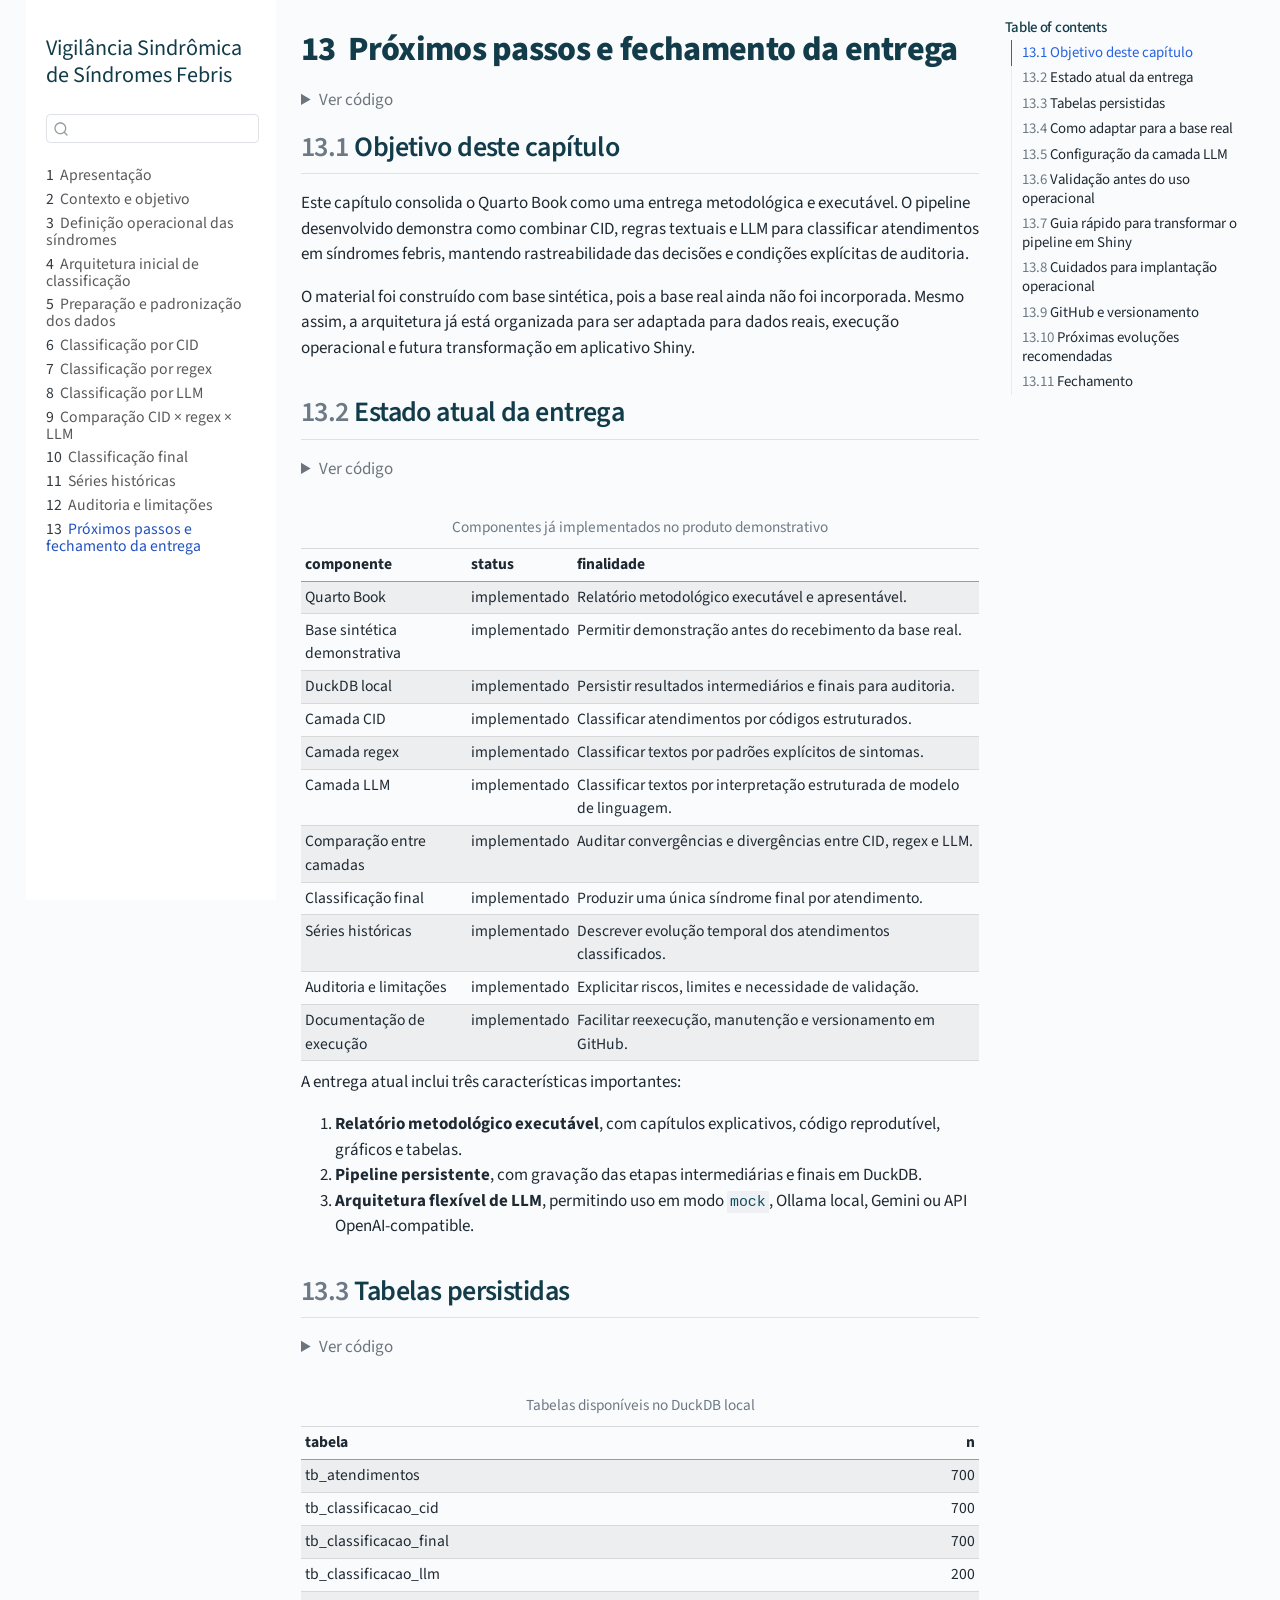
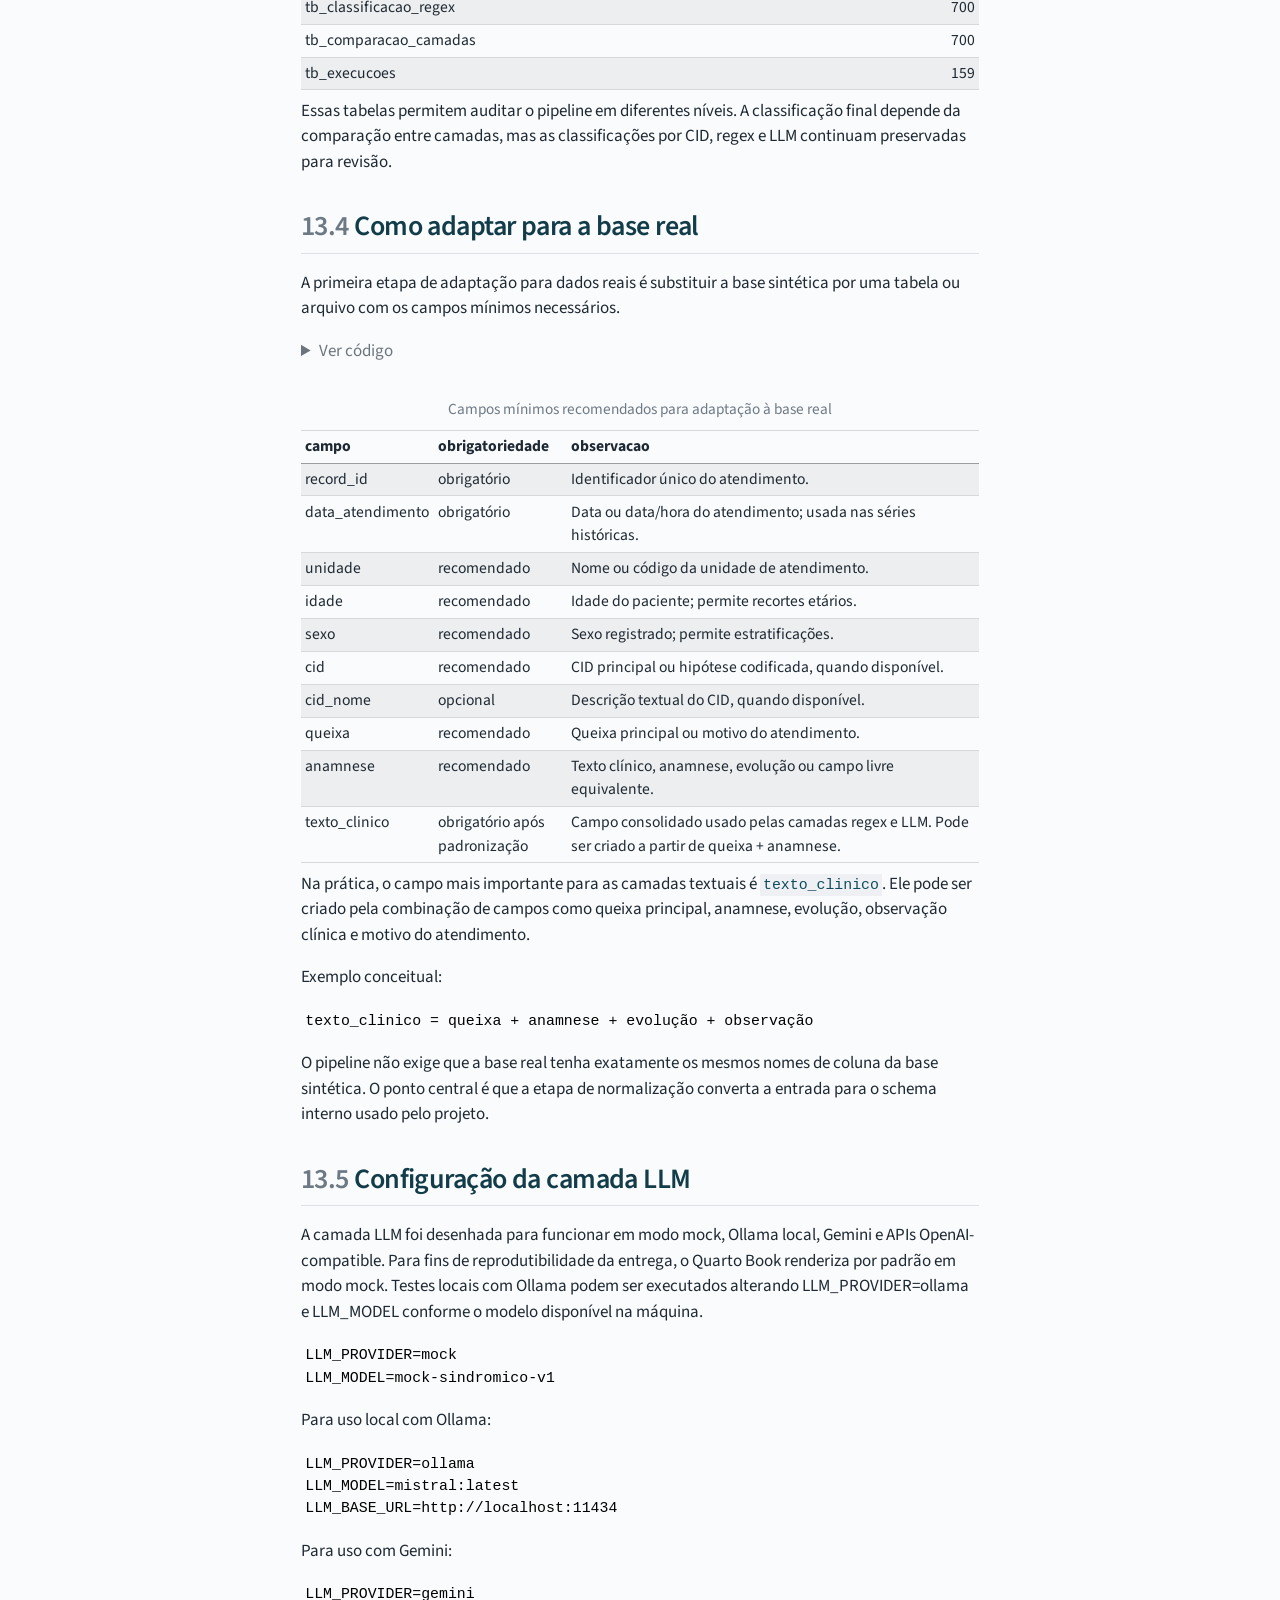
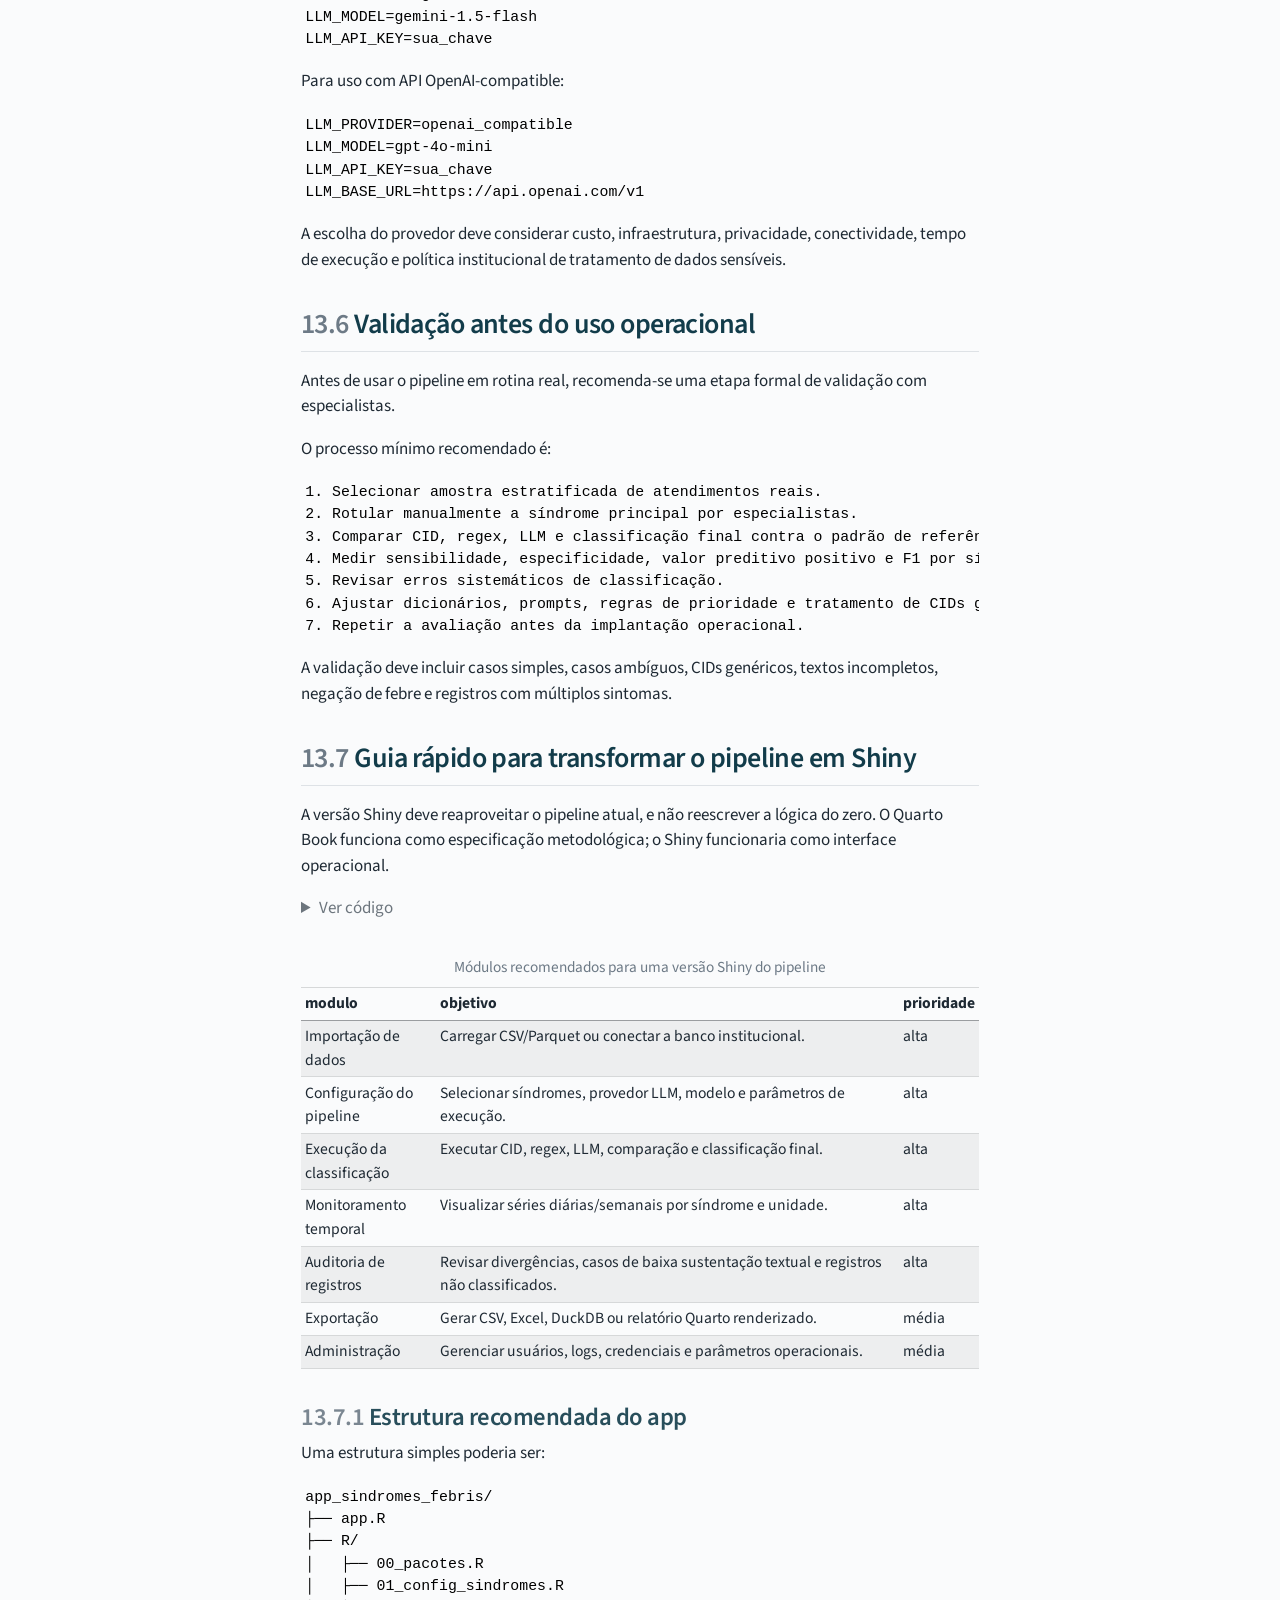
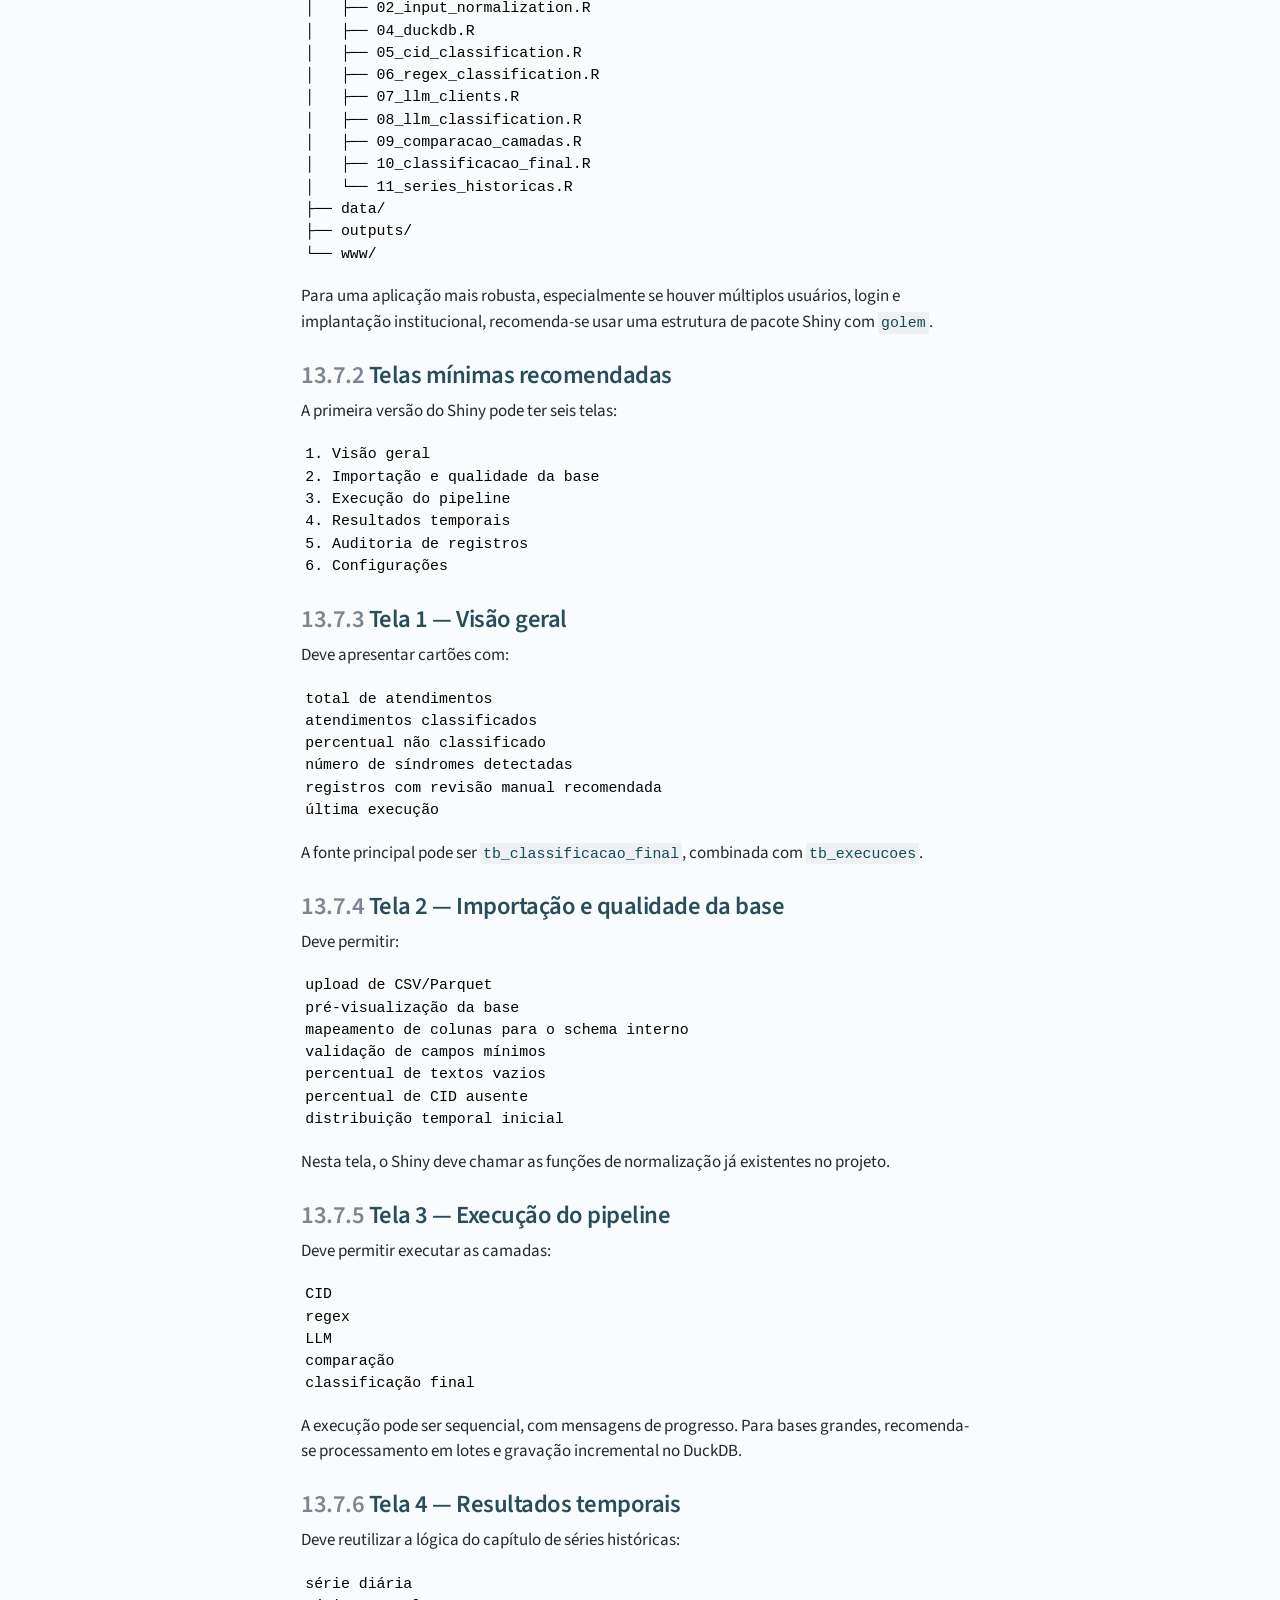
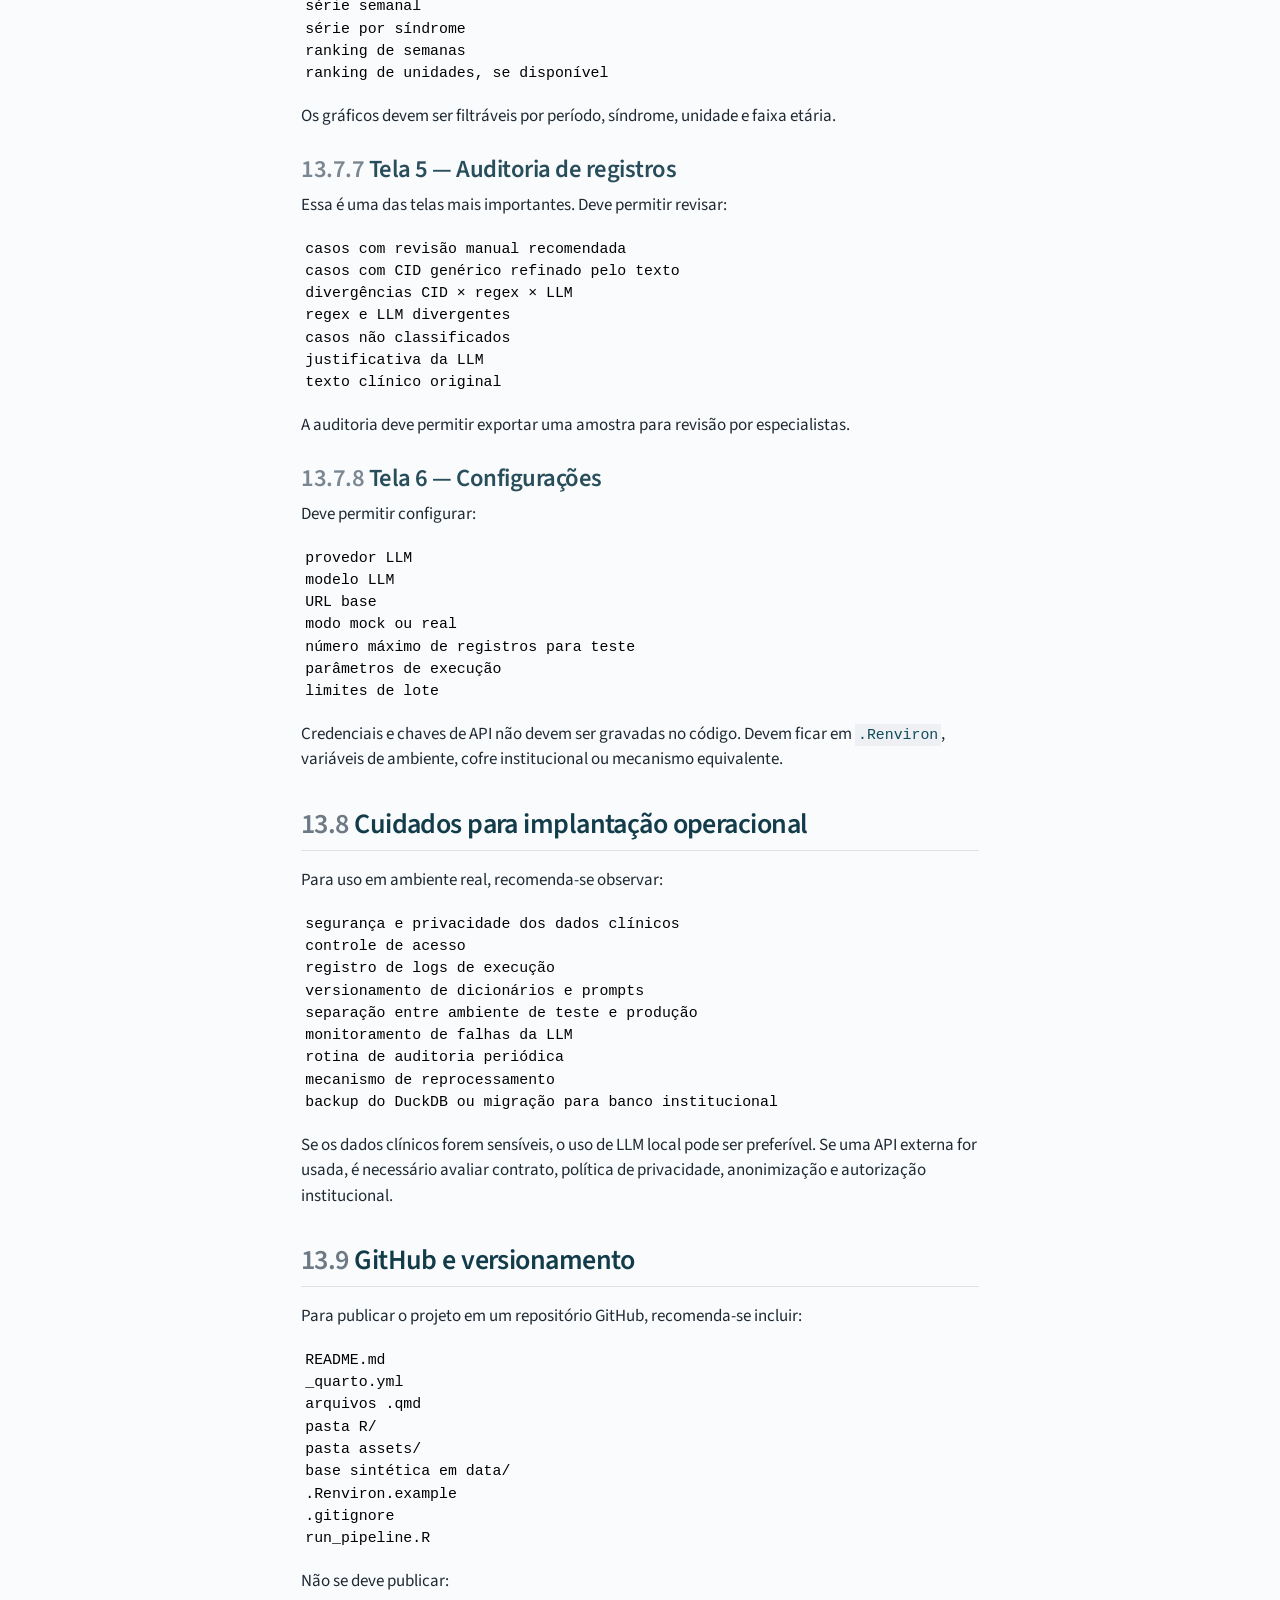
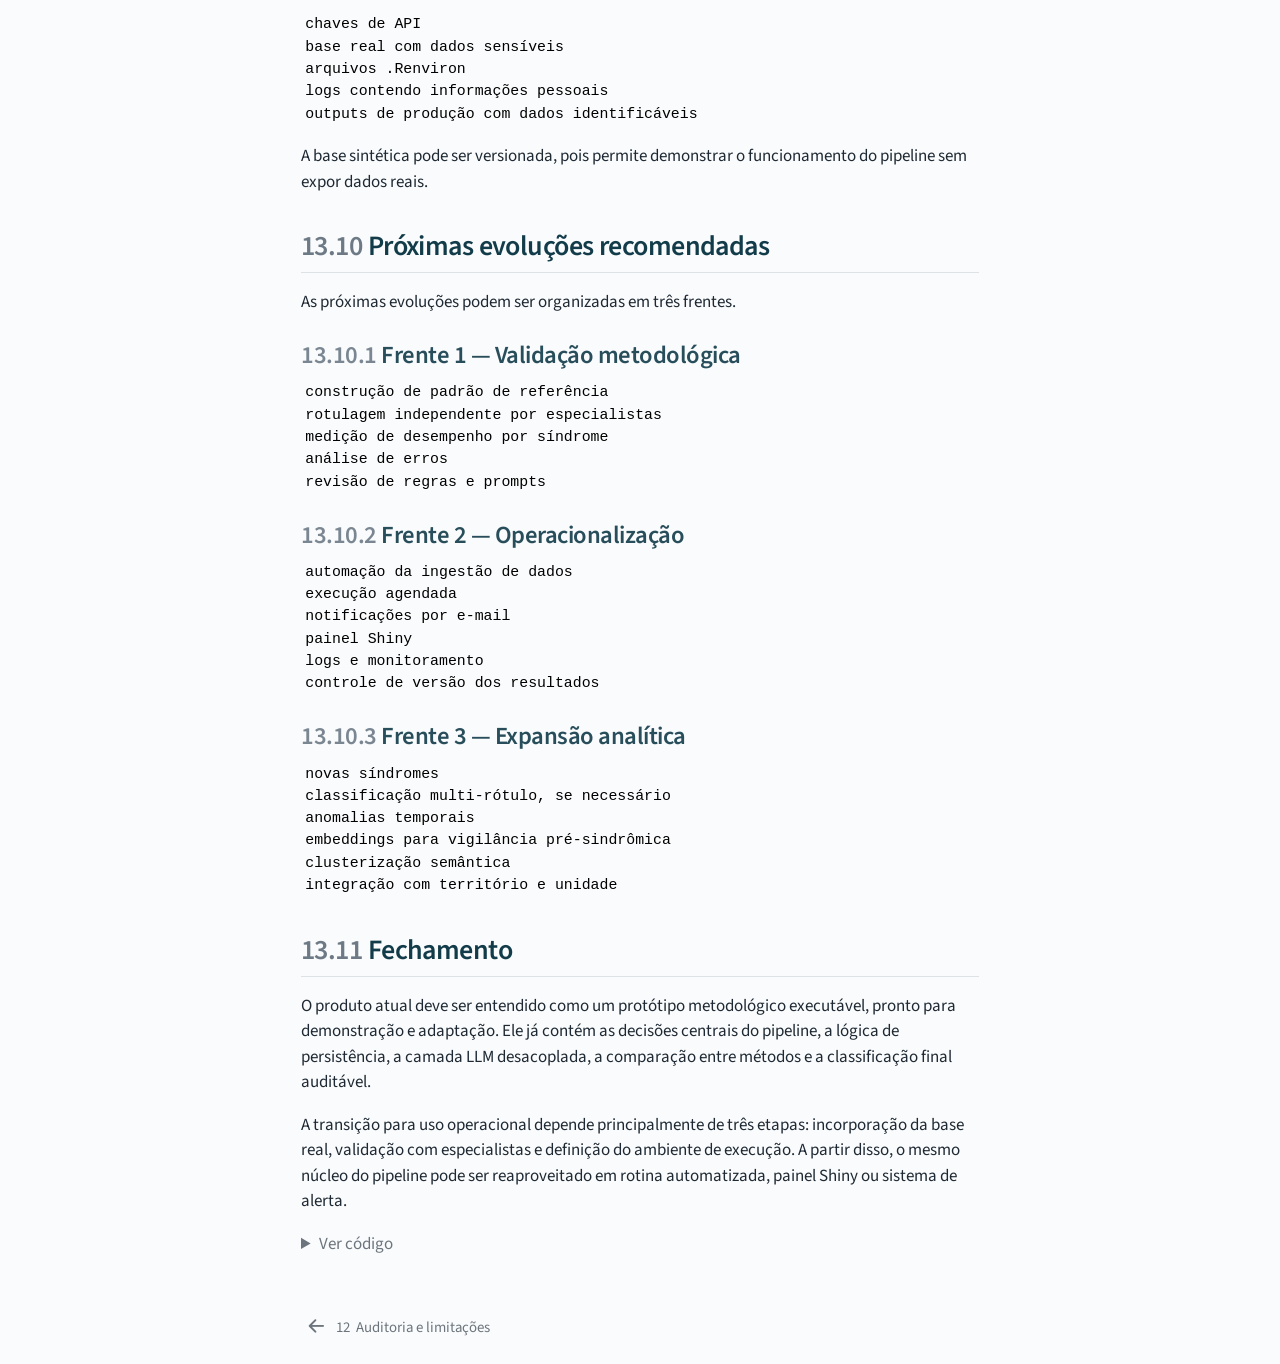
<file: _book/12-proximos-passos-produto.html>
<!DOCTYPE html>
<html xmlns="http://www.w3.org/1999/xhtml" lang="en" xml:lang="en"><head>

<meta charset="utf-8">
<meta name="generator" content="quarto-1.8.26">

<meta name="viewport" content="width=device-width, initial-scale=1.0, user-scalable=yes">


<title>13&nbsp; Próximos passos e fechamento da entrega – Vigilância Sindrômica de Síndromes Febris</title>
<style>
code{white-space: pre-wrap;}
span.smallcaps{font-variant: small-caps;}
div.columns{display: flex; gap: min(4vw, 1.5em);}
div.column{flex: auto; overflow-x: auto;}
div.hanging-indent{margin-left: 1.5em; text-indent: -1.5em;}
ul.task-list{list-style: none;}
ul.task-list li input[type="checkbox"] {
  width: 0.8em;
  margin: 0 0.8em 0.2em -1em; /* quarto-specific, see https://github.com/quarto-dev/quarto-cli/issues/4556 */ 
  vertical-align: middle;
}
/* CSS for syntax highlighting */
html { -webkit-text-size-adjust: 100%; }
pre > code.sourceCode { white-space: pre; position: relative; }
pre > code.sourceCode > span { display: inline-block; line-height: 1.25; }
pre > code.sourceCode > span:empty { height: 1.2em; }
.sourceCode { overflow: visible; }
code.sourceCode > span { color: inherit; text-decoration: inherit; }
div.sourceCode { margin: 1em 0; }
pre.sourceCode { margin: 0; }
@media screen {
div.sourceCode { overflow: auto; }
}
@media print {
pre > code.sourceCode { white-space: pre-wrap; }
pre > code.sourceCode > span { text-indent: -5em; padding-left: 5em; }
}
pre.numberSource code
  { counter-reset: source-line 0; }
pre.numberSource code > span
  { position: relative; left: -4em; counter-increment: source-line; }
pre.numberSource code > span > a:first-child::before
  { content: counter(source-line);
    position: relative; left: -1em; text-align: right; vertical-align: baseline;
    border: none; display: inline-block;
    -webkit-touch-callout: none; -webkit-user-select: none;
    -khtml-user-select: none; -moz-user-select: none;
    -ms-user-select: none; user-select: none;
    padding: 0 4px; width: 4em;
  }
pre.numberSource { margin-left: 3em;  padding-left: 4px; }
div.sourceCode
  {   }
@media screen {
pre > code.sourceCode > span > a:first-child::before { text-decoration: underline; }
}
</style>


<script src="site_libs/quarto-nav/quarto-nav.js"></script>
<script src="site_libs/quarto-nav/headroom.min.js"></script>
<script src="site_libs/clipboard/clipboard.min.js"></script>
<script src="site_libs/quarto-search/autocomplete.umd.js"></script>
<script src="site_libs/quarto-search/fuse.min.js"></script>
<script src="site_libs/quarto-search/quarto-search.js"></script>
<meta name="quarto:offset" content="./">
<link href="./11-auditoria-limitacoes.html" rel="prev">
<script src="site_libs/quarto-html/quarto.js" type="module"></script>
<script src="site_libs/quarto-html/tabsets/tabsets.js" type="module"></script>
<script src="site_libs/quarto-html/axe/axe-check.js" type="module"></script>
<script src="site_libs/quarto-html/popper.min.js"></script>
<script src="site_libs/quarto-html/tippy.umd.min.js"></script>
<script src="site_libs/quarto-html/anchor.min.js"></script>
<link href="site_libs/quarto-html/tippy.css" rel="stylesheet">
<link href="site_libs/quarto-html/quarto-syntax-highlighting-587c61ba64f3a5504c4d52d930310e48.css" rel="stylesheet" id="quarto-text-highlighting-styles">
<script src="site_libs/bootstrap/bootstrap.min.js"></script>
<link href="site_libs/bootstrap/bootstrap-icons.css" rel="stylesheet">
<link href="site_libs/bootstrap/bootstrap-0e03cfb9dbb0624f7d4637f4d44cdad8.min.css" rel="stylesheet" append-hash="true" id="quarto-bootstrap" data-mode="light">
<script id="quarto-search-options" type="application/json">{
  "location": "sidebar",
  "copy-button": false,
  "collapse-after": 3,
  "panel-placement": "start",
  "type": "textbox",
  "limit": 50,
  "keyboard-shortcut": [
    "f",
    "/",
    "s"
  ],
  "show-item-context": false,
  "language": {
    "search-no-results-text": "No results",
    "search-matching-documents-text": "matching documents",
    "search-copy-link-title": "Copy link to search",
    "search-hide-matches-text": "Hide additional matches",
    "search-more-match-text": "more match in this document",
    "search-more-matches-text": "more matches in this document",
    "search-clear-button-title": "Clear",
    "search-text-placeholder": "",
    "search-detached-cancel-button-title": "Cancel",
    "search-submit-button-title": "Submit",
    "search-label": "Search"
  }
}</script>


<link rel="stylesheet" href="assets/styles.css">
</head>

<body class="nav-sidebar floating quarto-light">

<div id="quarto-search-results"></div>
  <header id="quarto-header" class="headroom fixed-top">
  <nav class="quarto-secondary-nav">
    <div class="container-fluid d-flex">
      <button type="button" class="quarto-btn-toggle btn" data-bs-toggle="collapse" role="button" data-bs-target=".quarto-sidebar-collapse-item" aria-controls="quarto-sidebar" aria-expanded="false" aria-label="Toggle sidebar navigation" onclick="if (window.quartoToggleHeadroom) { window.quartoToggleHeadroom(); }">
        <i class="bi bi-layout-text-sidebar-reverse"></i>
      </button>
        <nav class="quarto-page-breadcrumbs" aria-label="breadcrumb"><ol class="breadcrumb"><li class="breadcrumb-item"><a href="./12-proximos-passos-produto.html"><span class="chapter-number">13</span>&nbsp; <span class="chapter-title">Próximos passos e fechamento da entrega</span></a></li></ol></nav>
        <a class="flex-grow-1" role="navigation" data-bs-toggle="collapse" data-bs-target=".quarto-sidebar-collapse-item" aria-controls="quarto-sidebar" aria-expanded="false" aria-label="Toggle sidebar navigation" onclick="if (window.quartoToggleHeadroom) { window.quartoToggleHeadroom(); }">      
        </a>
      <button type="button" class="btn quarto-search-button" aria-label="Search" onclick="window.quartoOpenSearch();">
        <i class="bi bi-search"></i>
      </button>
    </div>
  </nav>
</header>
<!-- content -->
<div id="quarto-content" class="quarto-container page-columns page-rows-contents page-layout-article">
<!-- sidebar -->
  <nav id="quarto-sidebar" class="sidebar collapse collapse-horizontal quarto-sidebar-collapse-item sidebar-navigation floating overflow-auto">
    <div class="pt-lg-2 mt-2 text-left sidebar-header">
    <div class="sidebar-title mb-0 py-0">
      <a href="./">Vigilância Sindrômica de Síndromes Febris</a> 
    </div>
      </div>
        <div class="mt-2 flex-shrink-0 align-items-center">
        <div class="sidebar-search">
        <div id="quarto-search" class="" title="Search"></div>
        </div>
        </div>
    <div class="sidebar-menu-container"> 
    <ul class="list-unstyled mt-1">
        <li class="sidebar-item">
  <div class="sidebar-item-container"> 
  <a href="./index.html" class="sidebar-item-text sidebar-link">
 <span class="menu-text"><span class="chapter-number">1</span>&nbsp; <span class="chapter-title">Apresentação</span></span></a>
  </div>
</li>
        <li class="sidebar-item">
  <div class="sidebar-item-container"> 
  <a href="./01-contexto.html" class="sidebar-item-text sidebar-link">
 <span class="menu-text"><span class="chapter-number">2</span>&nbsp; <span class="chapter-title">Contexto e objetivo</span></span></a>
  </div>
</li>
        <li class="sidebar-item">
  <div class="sidebar-item-container"> 
  <a href="./02-definicao-sindromes.html" class="sidebar-item-text sidebar-link">
 <span class="menu-text"><span class="chapter-number">3</span>&nbsp; <span class="chapter-title">Definição operacional das síndromes</span></span></a>
  </div>
</li>
        <li class="sidebar-item">
  <div class="sidebar-item-container"> 
  <a href="./03-arquitetura-classificacao.html" class="sidebar-item-text sidebar-link">
 <span class="menu-text"><span class="chapter-number">4</span>&nbsp; <span class="chapter-title">Arquitetura inicial de classificação</span></span></a>
  </div>
</li>
        <li class="sidebar-item">
  <div class="sidebar-item-container"> 
  <a href="./04-preparacao-dados.html" class="sidebar-item-text sidebar-link">
 <span class="menu-text"><span class="chapter-number">5</span>&nbsp; <span class="chapter-title">Preparação e padronização dos dados</span></span></a>
  </div>
</li>
        <li class="sidebar-item">
  <div class="sidebar-item-container"> 
  <a href="./05-classificacao-cid.html" class="sidebar-item-text sidebar-link">
 <span class="menu-text"><span class="chapter-number">6</span>&nbsp; <span class="chapter-title">Classificação por CID</span></span></a>
  </div>
</li>
        <li class="sidebar-item">
  <div class="sidebar-item-container"> 
  <a href="./06-classificacao-regex.html" class="sidebar-item-text sidebar-link">
 <span class="menu-text"><span class="chapter-number">7</span>&nbsp; <span class="chapter-title">Classificação por regex</span></span></a>
  </div>
</li>
        <li class="sidebar-item">
  <div class="sidebar-item-container"> 
  <a href="./07-classificacao-llm.html" class="sidebar-item-text sidebar-link">
 <span class="menu-text"><span class="chapter-number">8</span>&nbsp; <span class="chapter-title">Classificação por LLM</span></span></a>
  </div>
</li>
        <li class="sidebar-item">
  <div class="sidebar-item-container"> 
  <a href="./08-comparacao-cid-regex-llm.html" class="sidebar-item-text sidebar-link">
 <span class="menu-text"><span class="chapter-number">9</span>&nbsp; <span class="chapter-title">Comparação CID × regex × LLM</span></span></a>
  </div>
</li>
        <li class="sidebar-item">
  <div class="sidebar-item-container"> 
  <a href="./09-classificacao-final.html" class="sidebar-item-text sidebar-link">
 <span class="menu-text"><span class="chapter-number">10</span>&nbsp; <span class="chapter-title">Classificação final</span></span></a>
  </div>
</li>
        <li class="sidebar-item">
  <div class="sidebar-item-container"> 
  <a href="./10-series-historicas.html" class="sidebar-item-text sidebar-link">
 <span class="menu-text"><span class="chapter-number">11</span>&nbsp; <span class="chapter-title">Séries históricas</span></span></a>
  </div>
</li>
        <li class="sidebar-item">
  <div class="sidebar-item-container"> 
  <a href="./11-auditoria-limitacoes.html" class="sidebar-item-text sidebar-link">
 <span class="menu-text"><span class="chapter-number">12</span>&nbsp; <span class="chapter-title">Auditoria e limitações</span></span></a>
  </div>
</li>
        <li class="sidebar-item">
  <div class="sidebar-item-container"> 
  <a href="./12-proximos-passos-produto.html" class="sidebar-item-text sidebar-link active">
 <span class="menu-text"><span class="chapter-number">13</span>&nbsp; <span class="chapter-title">Próximos passos e fechamento da entrega</span></span></a>
  </div>
</li>
    </ul>
    </div>
</nav>
<div id="quarto-sidebar-glass" class="quarto-sidebar-collapse-item" data-bs-toggle="collapse" data-bs-target=".quarto-sidebar-collapse-item"></div>
<!-- margin-sidebar -->
    <div id="quarto-margin-sidebar" class="sidebar margin-sidebar">
        <nav id="TOC" role="doc-toc" class="toc-active">
    <h2 id="toc-title">Table of contents</h2>
   
  <ul>
  <li><a href="#objetivo-deste-capítulo" id="toc-objetivo-deste-capítulo" class="nav-link active" data-scroll-target="#objetivo-deste-capítulo"><span class="header-section-number">13.1</span> Objetivo deste capítulo</a></li>
  <li><a href="#estado-atual-da-entrega" id="toc-estado-atual-da-entrega" class="nav-link" data-scroll-target="#estado-atual-da-entrega"><span class="header-section-number">13.2</span> Estado atual da entrega</a></li>
  <li><a href="#tabelas-persistidas" id="toc-tabelas-persistidas" class="nav-link" data-scroll-target="#tabelas-persistidas"><span class="header-section-number">13.3</span> Tabelas persistidas</a></li>
  <li><a href="#como-adaptar-para-a-base-real" id="toc-como-adaptar-para-a-base-real" class="nav-link" data-scroll-target="#como-adaptar-para-a-base-real"><span class="header-section-number">13.4</span> Como adaptar para a base real</a></li>
  <li><a href="#configuração-da-camada-llm" id="toc-configuração-da-camada-llm" class="nav-link" data-scroll-target="#configuração-da-camada-llm"><span class="header-section-number">13.5</span> Configuração da camada LLM</a></li>
  <li><a href="#validação-antes-do-uso-operacional" id="toc-validação-antes-do-uso-operacional" class="nav-link" data-scroll-target="#validação-antes-do-uso-operacional"><span class="header-section-number">13.6</span> Validação antes do uso operacional</a></li>
  <li><a href="#guia-rápido-para-transformar-o-pipeline-em-shiny" id="toc-guia-rápido-para-transformar-o-pipeline-em-shiny" class="nav-link" data-scroll-target="#guia-rápido-para-transformar-o-pipeline-em-shiny"><span class="header-section-number">13.7</span> Guia rápido para transformar o pipeline em Shiny</a>
  <ul class="collapse">
  <li><a href="#estrutura-recomendada-do-app" id="toc-estrutura-recomendada-do-app" class="nav-link" data-scroll-target="#estrutura-recomendada-do-app"><span class="header-section-number">13.7.1</span> Estrutura recomendada do app</a></li>
  <li><a href="#telas-mínimas-recomendadas" id="toc-telas-mínimas-recomendadas" class="nav-link" data-scroll-target="#telas-mínimas-recomendadas"><span class="header-section-number">13.7.2</span> Telas mínimas recomendadas</a></li>
  <li><a href="#tela-1-visão-geral" id="toc-tela-1-visão-geral" class="nav-link" data-scroll-target="#tela-1-visão-geral"><span class="header-section-number">13.7.3</span> Tela 1 — Visão geral</a></li>
  <li><a href="#tela-2-importação-e-qualidade-da-base" id="toc-tela-2-importação-e-qualidade-da-base" class="nav-link" data-scroll-target="#tela-2-importação-e-qualidade-da-base"><span class="header-section-number">13.7.4</span> Tela 2 — Importação e qualidade da base</a></li>
  <li><a href="#tela-3-execução-do-pipeline" id="toc-tela-3-execução-do-pipeline" class="nav-link" data-scroll-target="#tela-3-execução-do-pipeline"><span class="header-section-number">13.7.5</span> Tela 3 — Execução do pipeline</a></li>
  <li><a href="#tela-4-resultados-temporais" id="toc-tela-4-resultados-temporais" class="nav-link" data-scroll-target="#tela-4-resultados-temporais"><span class="header-section-number">13.7.6</span> Tela 4 — Resultados temporais</a></li>
  <li><a href="#tela-5-auditoria-de-registros" id="toc-tela-5-auditoria-de-registros" class="nav-link" data-scroll-target="#tela-5-auditoria-de-registros"><span class="header-section-number">13.7.7</span> Tela 5 — Auditoria de registros</a></li>
  <li><a href="#tela-6-configurações" id="toc-tela-6-configurações" class="nav-link" data-scroll-target="#tela-6-configurações"><span class="header-section-number">13.7.8</span> Tela 6 — Configurações</a></li>
  </ul></li>
  <li><a href="#cuidados-para-implantação-operacional" id="toc-cuidados-para-implantação-operacional" class="nav-link" data-scroll-target="#cuidados-para-implantação-operacional"><span class="header-section-number">13.8</span> Cuidados para implantação operacional</a></li>
  <li><a href="#github-e-versionamento" id="toc-github-e-versionamento" class="nav-link" data-scroll-target="#github-e-versionamento"><span class="header-section-number">13.9</span> GitHub e versionamento</a></li>
  <li><a href="#próximas-evoluções-recomendadas" id="toc-próximas-evoluções-recomendadas" class="nav-link" data-scroll-target="#próximas-evoluções-recomendadas"><span class="header-section-number">13.10</span> Próximas evoluções recomendadas</a>
  <ul class="collapse">
  <li><a href="#frente-1-validação-metodológica" id="toc-frente-1-validação-metodológica" class="nav-link" data-scroll-target="#frente-1-validação-metodológica"><span class="header-section-number">13.10.1</span> Frente 1 — Validação metodológica</a></li>
  <li><a href="#frente-2-operacionalização" id="toc-frente-2-operacionalização" class="nav-link" data-scroll-target="#frente-2-operacionalização"><span class="header-section-number">13.10.2</span> Frente 2 — Operacionalização</a></li>
  <li><a href="#frente-3-expansão-analítica" id="toc-frente-3-expansão-analítica" class="nav-link" data-scroll-target="#frente-3-expansão-analítica"><span class="header-section-number">13.10.3</span> Frente 3 — Expansão analítica</a></li>
  </ul></li>
  <li><a href="#fechamento" id="toc-fechamento" class="nav-link" data-scroll-target="#fechamento"><span class="header-section-number">13.11</span> Fechamento</a></li>
  </ul>
</nav>
    </div>
<!-- main -->
<main class="content" id="quarto-document-content">

<header id="title-block-header" class="quarto-title-block default">
<div class="quarto-title">
<h1 class="title"><span class="chapter-number">13</span>&nbsp; <span class="chapter-title">Próximos passos e fechamento da entrega</span></h1>
</div>



<div class="quarto-title-meta">

    
  
    
  </div>
  


</header>


<div class="cell">
<details class="code-fold">
<summary>Ver código</summary>
<div class="code-copy-outer-scaffold"><div class="sourceCode cell-code" id="cb1"><pre class="sourceCode r code-with-copy"><code class="sourceCode r"><span id="cb1-1"><a href="#cb1-1" aria-hidden="true" tabindex="-1"></a><span class="fu">source</span>(<span class="st">"R/00_pacotes.R"</span>)</span>
<span id="cb1-2"><a href="#cb1-2" aria-hidden="true" tabindex="-1"></a><span class="fu">source</span>(<span class="st">"R/04_duckdb.R"</span>)</span>
<span id="cb1-3"><a href="#cb1-3" aria-hidden="true" tabindex="-1"></a><span class="fu">source</span>(<span class="st">"R/13_produto_entrega.R"</span>)</span></code></pre></div><button title="Copy to Clipboard" class="code-copy-button"><i class="bi"></i></button></div>
</details>
</div>
<section id="objetivo-deste-capítulo" class="level2" data-number="13.1">
<h2 data-number="13.1" class="anchored" data-anchor-id="objetivo-deste-capítulo"><span class="header-section-number">13.1</span> Objetivo deste capítulo</h2>
<p>Este capítulo consolida o Quarto Book como uma entrega metodológica e executável. O pipeline desenvolvido demonstra como combinar CID, regras textuais e LLM para classificar atendimentos em síndromes febris, mantendo rastreabilidade das decisões e condições explícitas de auditoria.</p>
<p>O material foi construído com base sintética, pois a base real ainda não foi incorporada. Mesmo assim, a arquitetura já está organizada para ser adaptada para dados reais, execução operacional e futura transformação em aplicativo Shiny.</p>
</section>
<section id="estado-atual-da-entrega" class="level2" data-number="13.2">
<h2 data-number="13.2" class="anchored" data-anchor-id="estado-atual-da-entrega"><span class="header-section-number">13.2</span> Estado atual da entrega</h2>
<div class="cell">
<details class="code-fold">
<summary>Ver código</summary>
<div class="code-copy-outer-scaffold"><div class="sourceCode cell-code" id="cb2"><pre class="sourceCode r code-with-copy"><code class="sourceCode r"><span id="cb2-1"><a href="#cb2-1" aria-hidden="true" tabindex="-1"></a>knitr<span class="sc">::</span><span class="fu">kable</span>(</span>
<span id="cb2-2"><a href="#cb2-2" aria-hidden="true" tabindex="-1"></a>  <span class="fu">summarise_entregaveis_produto</span>(),</span>
<span id="cb2-3"><a href="#cb2-3" aria-hidden="true" tabindex="-1"></a>  <span class="at">caption =</span> <span class="st">"Componentes já implementados no produto demonstrativo"</span></span>
<span id="cb2-4"><a href="#cb2-4" aria-hidden="true" tabindex="-1"></a>)</span></code></pre></div><button title="Copy to Clipboard" class="code-copy-button"><i class="bi"></i></button></div>
</details>
<div class="cell-output-display">
<table class="caption-top table table-sm table-striped small">
<caption>Componentes já implementados no produto demonstrativo</caption>
<colgroup>
<col style="width: 25%">
<col style="width: 11%">
<col style="width: 63%">
</colgroup>
<thead>
<tr class="header">
<th style="text-align: left;">componente</th>
<th style="text-align: left;">status</th>
<th style="text-align: left;">finalidade</th>
</tr>
</thead>
<tbody>
<tr class="odd">
<td style="text-align: left;">Quarto Book</td>
<td style="text-align: left;">implementado</td>
<td style="text-align: left;">Relatório metodológico executável e apresentável.</td>
</tr>
<tr class="even">
<td style="text-align: left;">Base sintética demonstrativa</td>
<td style="text-align: left;">implementado</td>
<td style="text-align: left;">Permitir demonstração antes do recebimento da base real.</td>
</tr>
<tr class="odd">
<td style="text-align: left;">DuckDB local</td>
<td style="text-align: left;">implementado</td>
<td style="text-align: left;">Persistir resultados intermediários e finais para auditoria.</td>
</tr>
<tr class="even">
<td style="text-align: left;">Camada CID</td>
<td style="text-align: left;">implementado</td>
<td style="text-align: left;">Classificar atendimentos por códigos estruturados.</td>
</tr>
<tr class="odd">
<td style="text-align: left;">Camada regex</td>
<td style="text-align: left;">implementado</td>
<td style="text-align: left;">Classificar textos por padrões explícitos de sintomas.</td>
</tr>
<tr class="even">
<td style="text-align: left;">Camada LLM</td>
<td style="text-align: left;">implementado</td>
<td style="text-align: left;">Classificar textos por interpretação estruturada de modelo de linguagem.</td>
</tr>
<tr class="odd">
<td style="text-align: left;">Comparação entre camadas</td>
<td style="text-align: left;">implementado</td>
<td style="text-align: left;">Auditar convergências e divergências entre CID, regex e LLM.</td>
</tr>
<tr class="even">
<td style="text-align: left;">Classificação final</td>
<td style="text-align: left;">implementado</td>
<td style="text-align: left;">Produzir uma única síndrome final por atendimento.</td>
</tr>
<tr class="odd">
<td style="text-align: left;">Séries históricas</td>
<td style="text-align: left;">implementado</td>
<td style="text-align: left;">Descrever evolução temporal dos atendimentos classificados.</td>
</tr>
<tr class="even">
<td style="text-align: left;">Auditoria e limitações</td>
<td style="text-align: left;">implementado</td>
<td style="text-align: left;">Explicitar riscos, limites e necessidade de validação.</td>
</tr>
<tr class="odd">
<td style="text-align: left;">Documentação de execução</td>
<td style="text-align: left;">implementado</td>
<td style="text-align: left;">Facilitar reexecução, manutenção e versionamento em GitHub.</td>
</tr>
</tbody>
</table>
</div>
</div>
<p>A entrega atual inclui três características importantes:</p>
<ol type="1">
<li><strong>Relatório metodológico executável</strong>, com capítulos explicativos, código reprodutível, gráficos e tabelas.</li>
<li><strong>Pipeline persistente</strong>, com gravação das etapas intermediárias e finais em DuckDB.</li>
<li><strong>Arquitetura flexível de LLM</strong>, permitindo uso em modo <code>mock</code>, Ollama local, Gemini ou API OpenAI-compatible.</li>
</ol>
</section>
<section id="tabelas-persistidas" class="level2" data-number="13.3">
<h2 data-number="13.3" class="anchored" data-anchor-id="tabelas-persistidas"><span class="header-section-number">13.3</span> Tabelas persistidas</h2>
<div class="cell">
<details class="code-fold">
<summary>Ver código</summary>
<div class="code-copy-outer-scaffold"><div class="sourceCode cell-code" id="cb3"><pre class="sourceCode r code-with-copy"><code class="sourceCode r"><span id="cb3-1"><a href="#cb3-1" aria-hidden="true" tabindex="-1"></a>con <span class="ot">&lt;-</span> <span class="fu">connect_duckdb</span>()</span>
<span id="cb3-2"><a href="#cb3-2" aria-hidden="true" tabindex="-1"></a><span class="fu">init_duckdb_schema</span>(con)</span>
<span id="cb3-3"><a href="#cb3-3" aria-hidden="true" tabindex="-1"></a></span>
<span id="cb3-4"><a href="#cb3-4" aria-hidden="true" tabindex="-1"></a>knitr<span class="sc">::</span><span class="fu">kable</span>(</span>
<span id="cb3-5"><a href="#cb3-5" aria-hidden="true" tabindex="-1"></a>  <span class="fu">summarise_tabelas_produto</span>(con),</span>
<span id="cb3-6"><a href="#cb3-6" aria-hidden="true" tabindex="-1"></a>  <span class="at">caption =</span> <span class="st">"Tabelas disponíveis no DuckDB local"</span></span>
<span id="cb3-7"><a href="#cb3-7" aria-hidden="true" tabindex="-1"></a>)</span></code></pre></div><button title="Copy to Clipboard" class="code-copy-button"><i class="bi"></i></button></div>
</details>
<div class="cell-output-display">
<table class="caption-top table table-sm table-striped small">
<caption>Tabelas disponíveis no DuckDB local</caption>
<thead>
<tr class="header">
<th style="text-align: left;">tabela</th>
<th style="text-align: right;">n</th>
</tr>
</thead>
<tbody>
<tr class="odd">
<td style="text-align: left;">tb_atendimentos</td>
<td style="text-align: right;">700</td>
</tr>
<tr class="even">
<td style="text-align: left;">tb_classificacao_cid</td>
<td style="text-align: right;">700</td>
</tr>
<tr class="odd">
<td style="text-align: left;">tb_classificacao_final</td>
<td style="text-align: right;">700</td>
</tr>
<tr class="even">
<td style="text-align: left;">tb_classificacao_llm</td>
<td style="text-align: right;">200</td>
</tr>
<tr class="odd">
<td style="text-align: left;">tb_classificacao_regex</td>
<td style="text-align: right;">700</td>
</tr>
<tr class="even">
<td style="text-align: left;">tb_comparacao_camadas</td>
<td style="text-align: right;">700</td>
</tr>
<tr class="odd">
<td style="text-align: left;">tb_execucoes</td>
<td style="text-align: right;">159</td>
</tr>
</tbody>
</table>
</div>
</div>
<p>Essas tabelas permitem auditar o pipeline em diferentes níveis. A classificação final depende da comparação entre camadas, mas as classificações por CID, regex e LLM continuam preservadas para revisão.</p>
</section>
<section id="como-adaptar-para-a-base-real" class="level2" data-number="13.4">
<h2 data-number="13.4" class="anchored" data-anchor-id="como-adaptar-para-a-base-real"><span class="header-section-number">13.4</span> Como adaptar para a base real</h2>
<p>A primeira etapa de adaptação para dados reais é substituir a base sintética por uma tabela ou arquivo com os campos mínimos necessários.</p>
<div class="cell">
<details class="code-fold">
<summary>Ver código</summary>
<div class="code-copy-outer-scaffold"><div class="sourceCode cell-code" id="cb4"><pre class="sourceCode r code-with-copy"><code class="sourceCode r"><span id="cb4-1"><a href="#cb4-1" aria-hidden="true" tabindex="-1"></a>knitr<span class="sc">::</span><span class="fu">kable</span>(</span>
<span id="cb4-2"><a href="#cb4-2" aria-hidden="true" tabindex="-1"></a>  <span class="fu">summarise_campos_minimos_base_real</span>(),</span>
<span id="cb4-3"><a href="#cb4-3" aria-hidden="true" tabindex="-1"></a>  <span class="at">caption =</span> <span class="st">"Campos mínimos recomendados para adaptação à base real"</span></span>
<span id="cb4-4"><a href="#cb4-4" aria-hidden="true" tabindex="-1"></a>)</span></code></pre></div><button title="Copy to Clipboard" class="code-copy-button"><i class="bi"></i></button></div>
</details>
<div class="cell-output-display">
<table class="caption-top table table-sm table-striped small">
<caption>Campos mínimos recomendados para adaptação à base real</caption>
<colgroup>
<col style="width: 11%">
<col style="width: 20%">
<col style="width: 67%">
</colgroup>
<thead>
<tr class="header">
<th style="text-align: left;">campo</th>
<th style="text-align: left;">obrigatoriedade</th>
<th style="text-align: left;">observacao</th>
</tr>
</thead>
<tbody>
<tr class="odd">
<td style="text-align: left;">record_id</td>
<td style="text-align: left;">obrigatório</td>
<td style="text-align: left;">Identificador único do atendimento.</td>
</tr>
<tr class="even">
<td style="text-align: left;">data_atendimento</td>
<td style="text-align: left;">obrigatório</td>
<td style="text-align: left;">Data ou data/hora do atendimento; usada nas séries históricas.</td>
</tr>
<tr class="odd">
<td style="text-align: left;">unidade</td>
<td style="text-align: left;">recomendado</td>
<td style="text-align: left;">Nome ou código da unidade de atendimento.</td>
</tr>
<tr class="even">
<td style="text-align: left;">idade</td>
<td style="text-align: left;">recomendado</td>
<td style="text-align: left;">Idade do paciente; permite recortes etários.</td>
</tr>
<tr class="odd">
<td style="text-align: left;">sexo</td>
<td style="text-align: left;">recomendado</td>
<td style="text-align: left;">Sexo registrado; permite estratificações.</td>
</tr>
<tr class="even">
<td style="text-align: left;">cid</td>
<td style="text-align: left;">recomendado</td>
<td style="text-align: left;">CID principal ou hipótese codificada, quando disponível.</td>
</tr>
<tr class="odd">
<td style="text-align: left;">cid_nome</td>
<td style="text-align: left;">opcional</td>
<td style="text-align: left;">Descrição textual do CID, quando disponível.</td>
</tr>
<tr class="even">
<td style="text-align: left;">queixa</td>
<td style="text-align: left;">recomendado</td>
<td style="text-align: left;">Queixa principal ou motivo do atendimento.</td>
</tr>
<tr class="odd">
<td style="text-align: left;">anamnese</td>
<td style="text-align: left;">recomendado</td>
<td style="text-align: left;">Texto clínico, anamnese, evolução ou campo livre equivalente.</td>
</tr>
<tr class="even">
<td style="text-align: left;">texto_clinico</td>
<td style="text-align: left;">obrigatório após padronização</td>
<td style="text-align: left;">Campo consolidado usado pelas camadas regex e LLM. Pode ser criado a partir de queixa + anamnese.</td>
</tr>
</tbody>
</table>
</div>
</div>
<p>Na prática, o campo mais importante para as camadas textuais é <code>texto_clinico</code>. Ele pode ser criado pela combinação de campos como queixa principal, anamnese, evolução, observação clínica e motivo do atendimento.</p>
<p>Exemplo conceitual:</p>
<pre class="text"><code>texto_clinico = queixa + anamnese + evolução + observação</code></pre>
<p>O pipeline não exige que a base real tenha exatamente os mesmos nomes de coluna da base sintética. O ponto central é que a etapa de normalização converta a entrada para o schema interno usado pelo projeto.</p>
</section>
<section id="configuração-da-camada-llm" class="level2" data-number="13.5">
<h2 data-number="13.5" class="anchored" data-anchor-id="configuração-da-camada-llm"><span class="header-section-number">13.5</span> Configuração da camada LLM</h2>
<p>A camada LLM foi desenhada para funcionar em modo mock, Ollama local, Gemini e APIs OpenAI-compatible. Para fins de reprodutibilidade da entrega, o Quarto Book renderiza por padrão em modo mock. Testes locais com Ollama podem ser executados alterando LLM_PROVIDER=ollama e LLM_MODEL conforme o modelo disponível na máquina.</p>
<pre class="text"><code>LLM_PROVIDER=mock
LLM_MODEL=mock-sindromico-v1</code></pre>
<p>Para uso local com Ollama:</p>
<pre class="text"><code>LLM_PROVIDER=ollama
LLM_MODEL=mistral:latest
LLM_BASE_URL=http://localhost:11434</code></pre>
<p>Para uso com Gemini:</p>
<pre class="text"><code>LLM_PROVIDER=gemini
LLM_MODEL=gemini-1.5-flash
LLM_API_KEY=sua_chave</code></pre>
<p>Para uso com API OpenAI-compatible:</p>
<pre class="text"><code>LLM_PROVIDER=openai_compatible
LLM_MODEL=gpt-4o-mini
LLM_API_KEY=sua_chave
LLM_BASE_URL=https://api.openai.com/v1</code></pre>
<p>A escolha do provedor deve considerar custo, infraestrutura, privacidade, conectividade, tempo de execução e política institucional de tratamento de dados sensíveis.</p>
</section>
<section id="validação-antes-do-uso-operacional" class="level2" data-number="13.6">
<h2 data-number="13.6" class="anchored" data-anchor-id="validação-antes-do-uso-operacional"><span class="header-section-number">13.6</span> Validação antes do uso operacional</h2>
<p>Antes de usar o pipeline em rotina real, recomenda-se uma etapa formal de validação com especialistas.</p>
<p>O processo mínimo recomendado é:</p>
<pre class="text"><code>1. Selecionar amostra estratificada de atendimentos reais.
2. Rotular manualmente a síndrome principal por especialistas.
3. Comparar CID, regex, LLM e classificação final contra o padrão de referência.
4. Medir sensibilidade, especificidade, valor preditivo positivo e F1 por síndrome.
5. Revisar erros sistemáticos de classificação.
6. Ajustar dicionários, prompts, regras de prioridade e tratamento de CIDs genéricos.
7. Repetir a avaliação antes da implantação operacional.</code></pre>
<p>A validação deve incluir casos simples, casos ambíguos, CIDs genéricos, textos incompletos, negação de febre e registros com múltiplos sintomas.</p>
</section>
<section id="guia-rápido-para-transformar-o-pipeline-em-shiny" class="level2" data-number="13.7">
<h2 data-number="13.7" class="anchored" data-anchor-id="guia-rápido-para-transformar-o-pipeline-em-shiny"><span class="header-section-number">13.7</span> Guia rápido para transformar o pipeline em Shiny</h2>
<p>A versão Shiny deve reaproveitar o pipeline atual, e não reescrever a lógica do zero. O Quarto Book funciona como especificação metodológica; o Shiny funcionaria como interface operacional.</p>
<div class="cell">
<details class="code-fold">
<summary>Ver código</summary>
<div class="code-copy-outer-scaffold"><div class="sourceCode cell-code" id="cb11"><pre class="sourceCode r code-with-copy"><code class="sourceCode r"><span id="cb11-1"><a href="#cb11-1" aria-hidden="true" tabindex="-1"></a>knitr<span class="sc">::</span><span class="fu">kable</span>(</span>
<span id="cb11-2"><a href="#cb11-2" aria-hidden="true" tabindex="-1"></a>  <span class="fu">summarise_modulos_shiny</span>(),</span>
<span id="cb11-3"><a href="#cb11-3" aria-hidden="true" tabindex="-1"></a>  <span class="at">caption =</span> <span class="st">"Módulos recomendados para uma versão Shiny do pipeline"</span></span>
<span id="cb11-4"><a href="#cb11-4" aria-hidden="true" tabindex="-1"></a>)</span></code></pre></div><button title="Copy to Clipboard" class="code-copy-button"><i class="bi"></i></button></div>
</details>
<div class="cell-output-display">
<table class="caption-top table table-sm table-striped small">
<caption>Módulos recomendados para uma versão Shiny do pipeline</caption>
<colgroup>
<col style="width: 20%">
<col style="width: 70%">
<col style="width: 8%">
</colgroup>
<thead>
<tr class="header">
<th style="text-align: left;">modulo</th>
<th style="text-align: left;">objetivo</th>
<th style="text-align: left;">prioridade</th>
</tr>
</thead>
<tbody>
<tr class="odd">
<td style="text-align: left;">Importação de dados</td>
<td style="text-align: left;">Carregar CSV/Parquet ou conectar a banco institucional.</td>
<td style="text-align: left;">alta</td>
</tr>
<tr class="even">
<td style="text-align: left;">Configuração do pipeline</td>
<td style="text-align: left;">Selecionar síndromes, provedor LLM, modelo e parâmetros de execução.</td>
<td style="text-align: left;">alta</td>
</tr>
<tr class="odd">
<td style="text-align: left;">Execução da classificação</td>
<td style="text-align: left;">Executar CID, regex, LLM, comparação e classificação final.</td>
<td style="text-align: left;">alta</td>
</tr>
<tr class="even">
<td style="text-align: left;">Monitoramento temporal</td>
<td style="text-align: left;">Visualizar séries diárias/semanais por síndrome e unidade.</td>
<td style="text-align: left;">alta</td>
</tr>
<tr class="odd">
<td style="text-align: left;">Auditoria de registros</td>
<td style="text-align: left;">Revisar divergências, casos de baixa sustentação textual e registros não classificados.</td>
<td style="text-align: left;">alta</td>
</tr>
<tr class="even">
<td style="text-align: left;">Exportação</td>
<td style="text-align: left;">Gerar CSV, Excel, DuckDB ou relatório Quarto renderizado.</td>
<td style="text-align: left;">média</td>
</tr>
<tr class="odd">
<td style="text-align: left;">Administração</td>
<td style="text-align: left;">Gerenciar usuários, logs, credenciais e parâmetros operacionais.</td>
<td style="text-align: left;">média</td>
</tr>
</tbody>
</table>
</div>
</div>
<section id="estrutura-recomendada-do-app" class="level3" data-number="13.7.1">
<h3 data-number="13.7.1" class="anchored" data-anchor-id="estrutura-recomendada-do-app"><span class="header-section-number">13.7.1</span> Estrutura recomendada do app</h3>
<p>Uma estrutura simples poderia ser:</p>
<pre class="text"><code>app_sindromes_febris/
├── app.R
├── R/
│   ├── 00_pacotes.R
│   ├── 01_config_sindromes.R
│   ├── 02_input_normalization.R
│   ├── 04_duckdb.R
│   ├── 05_cid_classification.R
│   ├── 06_regex_classification.R
│   ├── 07_llm_clients.R
│   ├── 08_llm_classification.R
│   ├── 09_comparacao_camadas.R
│   ├── 10_classificacao_final.R
│   └── 11_series_historicas.R
├── data/
├── outputs/
└── www/</code></pre>
<p>Para uma aplicação mais robusta, especialmente se houver múltiplos usuários, login e implantação institucional, recomenda-se usar uma estrutura de pacote Shiny com <code>golem</code>.</p>
</section>
<section id="telas-mínimas-recomendadas" class="level3" data-number="13.7.2">
<h3 data-number="13.7.2" class="anchored" data-anchor-id="telas-mínimas-recomendadas"><span class="header-section-number">13.7.2</span> Telas mínimas recomendadas</h3>
<p>A primeira versão do Shiny pode ter seis telas:</p>
<pre class="text"><code>1. Visão geral
2. Importação e qualidade da base
3. Execução do pipeline
4. Resultados temporais
5. Auditoria de registros
6. Configurações</code></pre>
</section>
<section id="tela-1-visão-geral" class="level3" data-number="13.7.3">
<h3 data-number="13.7.3" class="anchored" data-anchor-id="tela-1-visão-geral"><span class="header-section-number">13.7.3</span> Tela 1 — Visão geral</h3>
<p>Deve apresentar cartões com:</p>
<pre class="text"><code>total de atendimentos
atendimentos classificados
percentual não classificado
número de síndromes detectadas
registros com revisão manual recomendada
última execução</code></pre>
<p>A fonte principal pode ser <code>tb_classificacao_final</code>, combinada com <code>tb_execucoes</code>.</p>
</section>
<section id="tela-2-importação-e-qualidade-da-base" class="level3" data-number="13.7.4">
<h3 data-number="13.7.4" class="anchored" data-anchor-id="tela-2-importação-e-qualidade-da-base"><span class="header-section-number">13.7.4</span> Tela 2 — Importação e qualidade da base</h3>
<p>Deve permitir:</p>
<pre class="text"><code>upload de CSV/Parquet
pré-visualização da base
mapeamento de colunas para o schema interno
validação de campos mínimos
percentual de textos vazios
percentual de CID ausente
distribuição temporal inicial</code></pre>
<p>Nesta tela, o Shiny deve chamar as funções de normalização já existentes no projeto.</p>
</section>
<section id="tela-3-execução-do-pipeline" class="level3" data-number="13.7.5">
<h3 data-number="13.7.5" class="anchored" data-anchor-id="tela-3-execução-do-pipeline"><span class="header-section-number">13.7.5</span> Tela 3 — Execução do pipeline</h3>
<p>Deve permitir executar as camadas:</p>
<pre class="text"><code>CID
regex
LLM
comparação
classificação final</code></pre>
<p>A execução pode ser sequencial, com mensagens de progresso. Para bases grandes, recomenda-se processamento em lotes e gravação incremental no DuckDB.</p>
</section>
<section id="tela-4-resultados-temporais" class="level3" data-number="13.7.6">
<h3 data-number="13.7.6" class="anchored" data-anchor-id="tela-4-resultados-temporais"><span class="header-section-number">13.7.6</span> Tela 4 — Resultados temporais</h3>
<p>Deve reutilizar a lógica do capítulo de séries históricas:</p>
<pre class="text"><code>série diária
série semanal
série por síndrome
ranking de semanas
ranking de unidades, se disponível</code></pre>
<p>Os gráficos devem ser filtráveis por período, síndrome, unidade e faixa etária.</p>
</section>
<section id="tela-5-auditoria-de-registros" class="level3" data-number="13.7.7">
<h3 data-number="13.7.7" class="anchored" data-anchor-id="tela-5-auditoria-de-registros"><span class="header-section-number">13.7.7</span> Tela 5 — Auditoria de registros</h3>
<p>Essa é uma das telas mais importantes. Deve permitir revisar:</p>
<pre class="text"><code>casos com revisão manual recomendada
casos com CID genérico refinado pelo texto
divergências CID × regex × LLM
regex e LLM divergentes
casos não classificados
justificativa da LLM
texto clínico original</code></pre>
<p>A auditoria deve permitir exportar uma amostra para revisão por especialistas.</p>
</section>
<section id="tela-6-configurações" class="level3" data-number="13.7.8">
<h3 data-number="13.7.8" class="anchored" data-anchor-id="tela-6-configurações"><span class="header-section-number">13.7.8</span> Tela 6 — Configurações</h3>
<p>Deve permitir configurar:</p>
<pre class="text"><code>provedor LLM
modelo LLM
URL base
modo mock ou real
número máximo de registros para teste
parâmetros de execução
limites de lote</code></pre>
<p>Credenciais e chaves de API não devem ser gravadas no código. Devem ficar em <code>.Renviron</code>, variáveis de ambiente, cofre institucional ou mecanismo equivalente.</p>
</section>
</section>
<section id="cuidados-para-implantação-operacional" class="level2" data-number="13.8">
<h2 data-number="13.8" class="anchored" data-anchor-id="cuidados-para-implantação-operacional"><span class="header-section-number">13.8</span> Cuidados para implantação operacional</h2>
<p>Para uso em ambiente real, recomenda-se observar:</p>
<pre class="text"><code>segurança e privacidade dos dados clínicos
controle de acesso
registro de logs de execução
versionamento de dicionários e prompts
separação entre ambiente de teste e produção
monitoramento de falhas da LLM
rotina de auditoria periódica
mecanismo de reprocessamento
backup do DuckDB ou migração para banco institucional</code></pre>
<p>Se os dados clínicos forem sensíveis, o uso de LLM local pode ser preferível. Se uma API externa for usada, é necessário avaliar contrato, política de privacidade, anonimização e autorização institucional.</p>
</section>
<section id="github-e-versionamento" class="level2" data-number="13.9">
<h2 data-number="13.9" class="anchored" data-anchor-id="github-e-versionamento"><span class="header-section-number">13.9</span> GitHub e versionamento</h2>
<p>Para publicar o projeto em um repositório GitHub, recomenda-se incluir:</p>
<pre class="text"><code>README.md
_quarto.yml
arquivos .qmd
pasta R/
pasta assets/
base sintética em data/
.Renviron.example
.gitignore
run_pipeline.R</code></pre>
<p>Não se deve publicar:</p>
<pre class="text"><code>chaves de API
base real com dados sensíveis
arquivos .Renviron
logs contendo informações pessoais
outputs de produção com dados identificáveis</code></pre>
<p>A base sintética pode ser versionada, pois permite demonstrar o funcionamento do pipeline sem expor dados reais.</p>
</section>
<section id="próximas-evoluções-recomendadas" class="level2" data-number="13.10">
<h2 data-number="13.10" class="anchored" data-anchor-id="próximas-evoluções-recomendadas"><span class="header-section-number">13.10</span> Próximas evoluções recomendadas</h2>
<p>As próximas evoluções podem ser organizadas em três frentes.</p>
<section id="frente-1-validação-metodológica" class="level3" data-number="13.10.1">
<h3 data-number="13.10.1" class="anchored" data-anchor-id="frente-1-validação-metodológica"><span class="header-section-number">13.10.1</span> Frente 1 — Validação metodológica</h3>
<pre class="text"><code>construção de padrão de referência
rotulagem independente por especialistas
medição de desempenho por síndrome
análise de erros
revisão de regras e prompts</code></pre>
</section>
<section id="frente-2-operacionalização" class="level3" data-number="13.10.2">
<h3 data-number="13.10.2" class="anchored" data-anchor-id="frente-2-operacionalização"><span class="header-section-number">13.10.2</span> Frente 2 — Operacionalização</h3>
<pre class="text"><code>automação da ingestão de dados
execução agendada
notificações por e-mail
painel Shiny
logs e monitoramento
controle de versão dos resultados</code></pre>
</section>
<section id="frente-3-expansão-analítica" class="level3" data-number="13.10.3">
<h3 data-number="13.10.3" class="anchored" data-anchor-id="frente-3-expansão-analítica"><span class="header-section-number">13.10.3</span> Frente 3 — Expansão analítica</h3>
<pre class="text"><code>novas síndromes
classificação multi-rótulo, se necessário
anomalias temporais
embeddings para vigilância pré-sindrômica
clusterização semântica
integração com território e unidade</code></pre>
</section>
</section>
<section id="fechamento" class="level2" data-number="13.11">
<h2 data-number="13.11" class="anchored" data-anchor-id="fechamento"><span class="header-section-number">13.11</span> Fechamento</h2>
<p>O produto atual deve ser entendido como um protótipo metodológico executável, pronto para demonstração e adaptação. Ele já contém as decisões centrais do pipeline, a lógica de persistência, a camada LLM desacoplada, a comparação entre métodos e a classificação final auditável.</p>
<p>A transição para uso operacional depende principalmente de três etapas: incorporação da base real, validação com especialistas e definição do ambiente de execução. A partir disso, o mesmo núcleo do pipeline pode ser reaproveitado em rotina automatizada, painel Shiny ou sistema de alerta.</p>
<div class="cell">
<details class="code-fold">
<summary>Ver código</summary>
<div class="code-copy-outer-scaffold"><div class="sourceCode cell-code" id="cb26"><pre class="sourceCode r code-with-copy"><code class="sourceCode r"><span id="cb26-1"><a href="#cb26-1" aria-hidden="true" tabindex="-1"></a>DBI<span class="sc">::</span><span class="fu">dbDisconnect</span>(con, <span class="at">shutdown =</span> <span class="cn">TRUE</span>)</span></code></pre></div><button title="Copy to Clipboard" class="code-copy-button"><i class="bi"></i></button></div>
</details>
</div>


</section>

</main> <!-- /main -->
<script id="quarto-html-after-body" type="application/javascript">
  window.document.addEventListener("DOMContentLoaded", function (event) {
    const icon = "";
    const anchorJS = new window.AnchorJS();
    anchorJS.options = {
      placement: 'right',
      icon: icon
    };
    anchorJS.add('.anchored');
    const isCodeAnnotation = (el) => {
      for (const clz of el.classList) {
        if (clz.startsWith('code-annotation-')) {                     
          return true;
        }
      }
      return false;
    }
    const onCopySuccess = function(e) {
      // button target
      const button = e.trigger;
      // don't keep focus
      button.blur();
      // flash "checked"
      button.classList.add('code-copy-button-checked');
      var currentTitle = button.getAttribute("title");
      button.setAttribute("title", "Copied!");
      let tooltip;
      if (window.bootstrap) {
        button.setAttribute("data-bs-toggle", "tooltip");
        button.setAttribute("data-bs-placement", "left");
        button.setAttribute("data-bs-title", "Copied!");
        tooltip = new bootstrap.Tooltip(button, 
          { trigger: "manual", 
            customClass: "code-copy-button-tooltip",
            offset: [0, -8]});
        tooltip.show();    
      }
      setTimeout(function() {
        if (tooltip) {
          tooltip.hide();
          button.removeAttribute("data-bs-title");
          button.removeAttribute("data-bs-toggle");
          button.removeAttribute("data-bs-placement");
        }
        button.setAttribute("title", currentTitle);
        button.classList.remove('code-copy-button-checked');
      }, 1000);
      // clear code selection
      e.clearSelection();
    }
    const getTextToCopy = function(trigger) {
      const outerScaffold = trigger.parentElement.cloneNode(true);
      const codeEl = outerScaffold.querySelector('code');
      for (const childEl of codeEl.children) {
        if (isCodeAnnotation(childEl)) {
          childEl.remove();
        }
      }
      return codeEl.innerText;
    }
    const clipboard = new window.ClipboardJS('.code-copy-button:not([data-in-quarto-modal])', {
      text: getTextToCopy
    });
    clipboard.on('success', onCopySuccess);
    if (window.document.getElementById('quarto-embedded-source-code-modal')) {
      const clipboardModal = new window.ClipboardJS('.code-copy-button[data-in-quarto-modal]', {
        text: getTextToCopy,
        container: window.document.getElementById('quarto-embedded-source-code-modal')
      });
      clipboardModal.on('success', onCopySuccess);
    }
      var localhostRegex = new RegExp(/^(?:http|https):\/\/localhost\:?[0-9]*\//);
      var mailtoRegex = new RegExp(/^mailto:/);
        var filterRegex = new RegExp('/' + window.location.host + '/');
      var isInternal = (href) => {
          return filterRegex.test(href) || localhostRegex.test(href) || mailtoRegex.test(href);
      }
      // Inspect non-navigation links and adorn them if external
     var links = window.document.querySelectorAll('a[href]:not(.nav-link):not(.navbar-brand):not(.toc-action):not(.sidebar-link):not(.sidebar-item-toggle):not(.pagination-link):not(.no-external):not([aria-hidden]):not(.dropdown-item):not(.quarto-navigation-tool):not(.about-link)');
      for (var i=0; i<links.length; i++) {
        const link = links[i];
        if (!isInternal(link.href)) {
          // undo the damage that might have been done by quarto-nav.js in the case of
          // links that we want to consider external
          if (link.dataset.originalHref !== undefined) {
            link.href = link.dataset.originalHref;
          }
        }
      }
    function tippyHover(el, contentFn, onTriggerFn, onUntriggerFn) {
      const config = {
        allowHTML: true,
        maxWidth: 500,
        delay: 100,
        arrow: false,
        appendTo: function(el) {
            return el.parentElement;
        },
        interactive: true,
        interactiveBorder: 10,
        theme: 'quarto',
        placement: 'bottom-start',
      };
      if (contentFn) {
        config.content = contentFn;
      }
      if (onTriggerFn) {
        config.onTrigger = onTriggerFn;
      }
      if (onUntriggerFn) {
        config.onUntrigger = onUntriggerFn;
      }
      window.tippy(el, config); 
    }
    const noterefs = window.document.querySelectorAll('a[role="doc-noteref"]');
    for (var i=0; i<noterefs.length; i++) {
      const ref = noterefs[i];
      tippyHover(ref, function() {
        // use id or data attribute instead here
        let href = ref.getAttribute('data-footnote-href') || ref.getAttribute('href');
        try { href = new URL(href).hash; } catch {}
        const id = href.replace(/^#\/?/, "");
        const note = window.document.getElementById(id);
        if (note) {
          return note.innerHTML;
        } else {
          return "";
        }
      });
    }
    const xrefs = window.document.querySelectorAll('a.quarto-xref');
    const processXRef = (id, note) => {
      // Strip column container classes
      const stripColumnClz = (el) => {
        el.classList.remove("page-full", "page-columns");
        if (el.children) {
          for (const child of el.children) {
            stripColumnClz(child);
          }
        }
      }
      stripColumnClz(note)
      if (id === null || id.startsWith('sec-')) {
        // Special case sections, only their first couple elements
        const container = document.createElement("div");
        if (note.children && note.children.length > 2) {
          container.appendChild(note.children[0].cloneNode(true));
          for (let i = 1; i < note.children.length; i++) {
            const child = note.children[i];
            if (child.tagName === "P" && child.innerText === "") {
              continue;
            } else {
              container.appendChild(child.cloneNode(true));
              break;
            }
          }
          if (window.Quarto?.typesetMath) {
            window.Quarto.typesetMath(container);
          }
          return container.innerHTML
        } else {
          if (window.Quarto?.typesetMath) {
            window.Quarto.typesetMath(note);
          }
          return note.innerHTML;
        }
      } else {
        // Remove any anchor links if they are present
        const anchorLink = note.querySelector('a.anchorjs-link');
        if (anchorLink) {
          anchorLink.remove();
        }
        if (window.Quarto?.typesetMath) {
          window.Quarto.typesetMath(note);
        }
        if (note.classList.contains("callout")) {
          return note.outerHTML;
        } else {
          return note.innerHTML;
        }
      }
    }
    for (var i=0; i<xrefs.length; i++) {
      const xref = xrefs[i];
      tippyHover(xref, undefined, function(instance) {
        instance.disable();
        let url = xref.getAttribute('href');
        let hash = undefined; 
        if (url.startsWith('#')) {
          hash = url;
        } else {
          try { hash = new URL(url).hash; } catch {}
        }
        if (hash) {
          const id = hash.replace(/^#\/?/, "");
          const note = window.document.getElementById(id);
          if (note !== null) {
            try {
              const html = processXRef(id, note.cloneNode(true));
              instance.setContent(html);
            } finally {
              instance.enable();
              instance.show();
            }
          } else {
            // See if we can fetch this
            fetch(url.split('#')[0])
            .then(res => res.text())
            .then(html => {
              const parser = new DOMParser();
              const htmlDoc = parser.parseFromString(html, "text/html");
              const note = htmlDoc.getElementById(id);
              if (note !== null) {
                const html = processXRef(id, note);
                instance.setContent(html);
              } 
            }).finally(() => {
              instance.enable();
              instance.show();
            });
          }
        } else {
          // See if we can fetch a full url (with no hash to target)
          // This is a special case and we should probably do some content thinning / targeting
          fetch(url)
          .then(res => res.text())
          .then(html => {
            const parser = new DOMParser();
            const htmlDoc = parser.parseFromString(html, "text/html");
            const note = htmlDoc.querySelector('main.content');
            if (note !== null) {
              // This should only happen for chapter cross references
              // (since there is no id in the URL)
              // remove the first header
              if (note.children.length > 0 && note.children[0].tagName === "HEADER") {
                note.children[0].remove();
              }
              const html = processXRef(null, note);
              instance.setContent(html);
            } 
          }).finally(() => {
            instance.enable();
            instance.show();
          });
        }
      }, function(instance) {
      });
    }
        let selectedAnnoteEl;
        const selectorForAnnotation = ( cell, annotation) => {
          let cellAttr = 'data-code-cell="' + cell + '"';
          let lineAttr = 'data-code-annotation="' +  annotation + '"';
          const selector = 'span[' + cellAttr + '][' + lineAttr + ']';
          return selector;
        }
        const selectCodeLines = (annoteEl) => {
          const doc = window.document;
          const targetCell = annoteEl.getAttribute("data-target-cell");
          const targetAnnotation = annoteEl.getAttribute("data-target-annotation");
          const annoteSpan = window.document.querySelector(selectorForAnnotation(targetCell, targetAnnotation));
          const lines = annoteSpan.getAttribute("data-code-lines").split(",");
          const lineIds = lines.map((line) => {
            return targetCell + "-" + line;
          })
          let top = null;
          let height = null;
          let parent = null;
          if (lineIds.length > 0) {
              //compute the position of the single el (top and bottom and make a div)
              const el = window.document.getElementById(lineIds[0]);
              top = el.offsetTop;
              height = el.offsetHeight;
              parent = el.parentElement.parentElement;
            if (lineIds.length > 1) {
              const lastEl = window.document.getElementById(lineIds[lineIds.length - 1]);
              const bottom = lastEl.offsetTop + lastEl.offsetHeight;
              height = bottom - top;
            }
            if (top !== null && height !== null && parent !== null) {
              // cook up a div (if necessary) and position it 
              let div = window.document.getElementById("code-annotation-line-highlight");
              if (div === null) {
                div = window.document.createElement("div");
                div.setAttribute("id", "code-annotation-line-highlight");
                div.style.position = 'absolute';
                parent.appendChild(div);
              }
              div.style.top = top - 2 + "px";
              div.style.height = height + 4 + "px";
              div.style.left = 0;
              let gutterDiv = window.document.getElementById("code-annotation-line-highlight-gutter");
              if (gutterDiv === null) {
                gutterDiv = window.document.createElement("div");
                gutterDiv.setAttribute("id", "code-annotation-line-highlight-gutter");
                gutterDiv.style.position = 'absolute';
                const codeCell = window.document.getElementById(targetCell);
                const gutter = codeCell.querySelector('.code-annotation-gutter');
                gutter.appendChild(gutterDiv);
              }
              gutterDiv.style.top = top - 2 + "px";
              gutterDiv.style.height = height + 4 + "px";
            }
            selectedAnnoteEl = annoteEl;
          }
        };
        const unselectCodeLines = () => {
          const elementsIds = ["code-annotation-line-highlight", "code-annotation-line-highlight-gutter"];
          elementsIds.forEach((elId) => {
            const div = window.document.getElementById(elId);
            if (div) {
              div.remove();
            }
          });
          selectedAnnoteEl = undefined;
        };
          // Handle positioning of the toggle
      window.addEventListener(
        "resize",
        throttle(() => {
          elRect = undefined;
          if (selectedAnnoteEl) {
            selectCodeLines(selectedAnnoteEl);
          }
        }, 10)
      );
      function throttle(fn, ms) {
      let throttle = false;
      let timer;
        return (...args) => {
          if(!throttle) { // first call gets through
              fn.apply(this, args);
              throttle = true;
          } else { // all the others get throttled
              if(timer) clearTimeout(timer); // cancel #2
              timer = setTimeout(() => {
                fn.apply(this, args);
                timer = throttle = false;
              }, ms);
          }
        };
      }
        // Attach click handler to the DT
        const annoteDls = window.document.querySelectorAll('dt[data-target-cell]');
        for (const annoteDlNode of annoteDls) {
          annoteDlNode.addEventListener('click', (event) => {
            const clickedEl = event.target;
            if (clickedEl !== selectedAnnoteEl) {
              unselectCodeLines();
              const activeEl = window.document.querySelector('dt[data-target-cell].code-annotation-active');
              if (activeEl) {
                activeEl.classList.remove('code-annotation-active');
              }
              selectCodeLines(clickedEl);
              clickedEl.classList.add('code-annotation-active');
            } else {
              // Unselect the line
              unselectCodeLines();
              clickedEl.classList.remove('code-annotation-active');
            }
          });
        }
    const findCites = (el) => {
      const parentEl = el.parentElement;
      if (parentEl) {
        const cites = parentEl.dataset.cites;
        if (cites) {
          return {
            el,
            cites: cites.split(' ')
          };
        } else {
          return findCites(el.parentElement)
        }
      } else {
        return undefined;
      }
    };
    var bibliorefs = window.document.querySelectorAll('a[role="doc-biblioref"]');
    for (var i=0; i<bibliorefs.length; i++) {
      const ref = bibliorefs[i];
      const citeInfo = findCites(ref);
      if (citeInfo) {
        tippyHover(citeInfo.el, function() {
          var popup = window.document.createElement('div');
          citeInfo.cites.forEach(function(cite) {
            var citeDiv = window.document.createElement('div');
            citeDiv.classList.add('hanging-indent');
            citeDiv.classList.add('csl-entry');
            var biblioDiv = window.document.getElementById('ref-' + cite);
            if (biblioDiv) {
              citeDiv.innerHTML = biblioDiv.innerHTML;
            }
            popup.appendChild(citeDiv);
          });
          return popup.innerHTML;
        });
      }
    }
  });
  </script>
<nav class="page-navigation">
  <div class="nav-page nav-page-previous">
      <a href="./11-auditoria-limitacoes.html" class="pagination-link" aria-label="Auditoria e limitações">
        <i class="bi bi-arrow-left-short"></i> <span class="nav-page-text"><span class="chapter-number">12</span>&nbsp; <span class="chapter-title">Auditoria e limitações</span></span>
      </a>          
  </div>
  <div class="nav-page nav-page-next">
  </div>
</nav>
</div> <!-- /content -->




</body></html>
</file>
<file: _book/site_libs/quarto-html/tippy.css>
.tippy-box[data-animation=fade][data-state=hidden]{opacity:0}[data-tippy-root]{max-width:calc(100vw - 10px)}.tippy-box{position:relative;background-color:#333;color:#fff;border-radius:4px;font-size:14px;line-height:1.4;white-space:normal;outline:0;transition-property:transform,visibility,opacity}.tippy-box[data-placement^=top]>.tippy-arrow{bottom:0}.tippy-box[data-placement^=top]>.tippy-arrow:before{bottom:-7px;left:0;border-width:8px 8px 0;border-top-color:initial;transform-origin:center top}.tippy-box[data-placement^=bottom]>.tippy-arrow{top:0}.tippy-box[data-placement^=bottom]>.tippy-arrow:before{top:-7px;left:0;border-width:0 8px 8px;border-bottom-color:initial;transform-origin:center bottom}.tippy-box[data-placement^=left]>.tippy-arrow{right:0}.tippy-box[data-placement^=left]>.tippy-arrow:before{border-width:8px 0 8px 8px;border-left-color:initial;right:-7px;transform-origin:center left}.tippy-box[data-placement^=right]>.tippy-arrow{left:0}.tippy-box[data-placement^=right]>.tippy-arrow:before{left:-7px;border-width:8px 8px 8px 0;border-right-color:initial;transform-origin:center right}.tippy-box[data-inertia][data-state=visible]{transition-timing-function:cubic-bezier(.54,1.5,.38,1.11)}.tippy-arrow{width:16px;height:16px;color:#333}.tippy-arrow:before{content:"";position:absolute;border-color:transparent;border-style:solid}.tippy-content{position:relative;padding:5px 9px;z-index:1}
</file>
<file: _book/site_libs/quarto-html/quarto-syntax-highlighting-587c61ba64f3a5504c4d52d930310e48.css>
/* quarto syntax highlight colors */
:root {
  --quarto-hl-ot-color: #003B4F;
  --quarto-hl-at-color: #657422;
  --quarto-hl-ss-color: #20794D;
  --quarto-hl-an-color: #5E5E5E;
  --quarto-hl-fu-color: #4758AB;
  --quarto-hl-st-color: #20794D;
  --quarto-hl-cf-color: #003B4F;
  --quarto-hl-op-color: #5E5E5E;
  --quarto-hl-er-color: #AD0000;
  --quarto-hl-bn-color: #AD0000;
  --quarto-hl-al-color: #AD0000;
  --quarto-hl-va-color: #111111;
  --quarto-hl-bu-color: inherit;
  --quarto-hl-ex-color: inherit;
  --quarto-hl-pp-color: #AD0000;
  --quarto-hl-in-color: #5E5E5E;
  --quarto-hl-vs-color: #20794D;
  --quarto-hl-wa-color: #5E5E5E;
  --quarto-hl-do-color: #5E5E5E;
  --quarto-hl-im-color: #00769E;
  --quarto-hl-ch-color: #20794D;
  --quarto-hl-dt-color: #AD0000;
  --quarto-hl-fl-color: #AD0000;
  --quarto-hl-co-color: #5E5E5E;
  --quarto-hl-cv-color: #5E5E5E;
  --quarto-hl-cn-color: #8f5902;
  --quarto-hl-sc-color: #5E5E5E;
  --quarto-hl-dv-color: #AD0000;
  --quarto-hl-kw-color: #003B4F;
}

/* other quarto variables */
:root {
  --quarto-font-monospace: SFMono-Regular, Menlo, Monaco, Consolas, "Liberation Mono", "Courier New", monospace;
}

/* syntax highlight based on Pandoc's rules */
pre > code.sourceCode > span {
  color: #003B4F;
}

code.sourceCode > span {
  color: #003B4F;
}

div.sourceCode,
div.sourceCode pre.sourceCode {
  color: #003B4F;
}

/* Normal */
code span {
  color: #003B4F;
}

/* Alert */
code span.al {
  color: #AD0000;
  font-style: inherit;
}

/* Annotation */
code span.an {
  color: #5E5E5E;
  font-style: inherit;
}

/* Attribute */
code span.at {
  color: #657422;
  font-style: inherit;
}

/* BaseN */
code span.bn {
  color: #AD0000;
  font-style: inherit;
}

/* BuiltIn */
code span.bu {
  font-style: inherit;
}

/* ControlFlow */
code span.cf {
  color: #003B4F;
  font-weight: bold;
  font-style: inherit;
}

/* Char */
code span.ch {
  color: #20794D;
  font-style: inherit;
}

/* Constant */
code span.cn {
  color: #8f5902;
  font-style: inherit;
}

/* Comment */
code span.co {
  color: #5E5E5E;
  font-style: inherit;
}

/* CommentVar */
code span.cv {
  color: #5E5E5E;
  font-style: italic;
}

/* Documentation */
code span.do {
  color: #5E5E5E;
  font-style: italic;
}

/* DataType */
code span.dt {
  color: #AD0000;
  font-style: inherit;
}

/* DecVal */
code span.dv {
  color: #AD0000;
  font-style: inherit;
}

/* Error */
code span.er {
  color: #AD0000;
  font-style: inherit;
}

/* Extension */
code span.ex {
  font-style: inherit;
}

/* Float */
code span.fl {
  color: #AD0000;
  font-style: inherit;
}

/* Function */
code span.fu {
  color: #4758AB;
  font-style: inherit;
}

/* Import */
code span.im {
  color: #00769E;
  font-style: inherit;
}

/* Information */
code span.in {
  color: #5E5E5E;
  font-style: inherit;
}

/* Keyword */
code span.kw {
  color: #003B4F;
  font-weight: bold;
  font-style: inherit;
}

/* Operator */
code span.op {
  color: #5E5E5E;
  font-style: inherit;
}

/* Other */
code span.ot {
  color: #003B4F;
  font-style: inherit;
}

/* Preprocessor */
code span.pp {
  color: #AD0000;
  font-style: inherit;
}

/* SpecialChar */
code span.sc {
  color: #5E5E5E;
  font-style: inherit;
}

/* SpecialString */
code span.ss {
  color: #20794D;
  font-style: inherit;
}

/* String */
code span.st {
  color: #20794D;
  font-style: inherit;
}

/* Variable */
code span.va {
  color: #111111;
  font-style: inherit;
}

/* VerbatimString */
code span.vs {
  color: #20794D;
  font-style: inherit;
}

/* Warning */
code span.wa {
  color: #5E5E5E;
  font-style: italic;
}

.prevent-inlining {
  content: "</";
}

/*# sourceMappingURL=2dce1cc6c82594539e1579de68416b47.css.map */
</file>
<file: _book/assets/styles.css>
/* Estilo institucional para o Quarto Book */

:root {
  --brand-primary: #123C4A;
  --brand-secondary: #1B6B7A;
  --brand-accent: #D8A24A;
  --brand-soft: #F5F8FA;
  --text-main: #1E2933;
  --text-muted: #65727D;
  --card-border: #E4EAF0;
}

body {
  color: var(--text-main);
  background: #FAFBFC;
}

.navbar {
  background-color: var(--brand-primary);
}

.sidebar-title {
  color: var(--brand-primary);
  font-weight: 700;
}

h1, h2, h3 {
  color: var(--brand-primary);
  letter-spacing: -0.02em;
}

h1.title {
  font-weight: 800;
}

.subtitle {
  color: var(--text-muted);
}

.callout-note {
  border-left-color: var(--brand-secondary);
}

.callout-important {
  border-left-color: var(--brand-accent);
}

.syndrome-card {
  background: white;
  border: 1px solid var(--card-border);
  border-radius: 16px;
  padding: 1.1rem 1.25rem;
  margin: 1rem 0;
  box-shadow: 0 8px 22px rgba(18, 60, 74, 0.06);
}

.syndrome-card h3 {
  margin-top: 0;
  margin-bottom: .35rem;
}

.badge {
  display: inline-block;
  padding: .25rem .55rem;
  border-radius: 999px;
  font-size: .78rem;
  font-weight: 700;
  margin-right: .35rem;
}

.badge-cid {
  background: #E8F1F4;
  color: #123C4A;
}

.badge-regex {
  background: #F4EBDD;
  color: #805B16;
}

.badge-llm {
  background: #E8F4EF;
  color: #145A3C;
}

.step-box {
  background: var(--brand-soft);
  border: 1px solid var(--card-border);
  border-radius: 14px;
  padding: 1rem 1.2rem;
  margin: .9rem 0;
}

.table {
  font-size: .92rem;
}

code {
  color: #0F4C5C;
}
</file>
